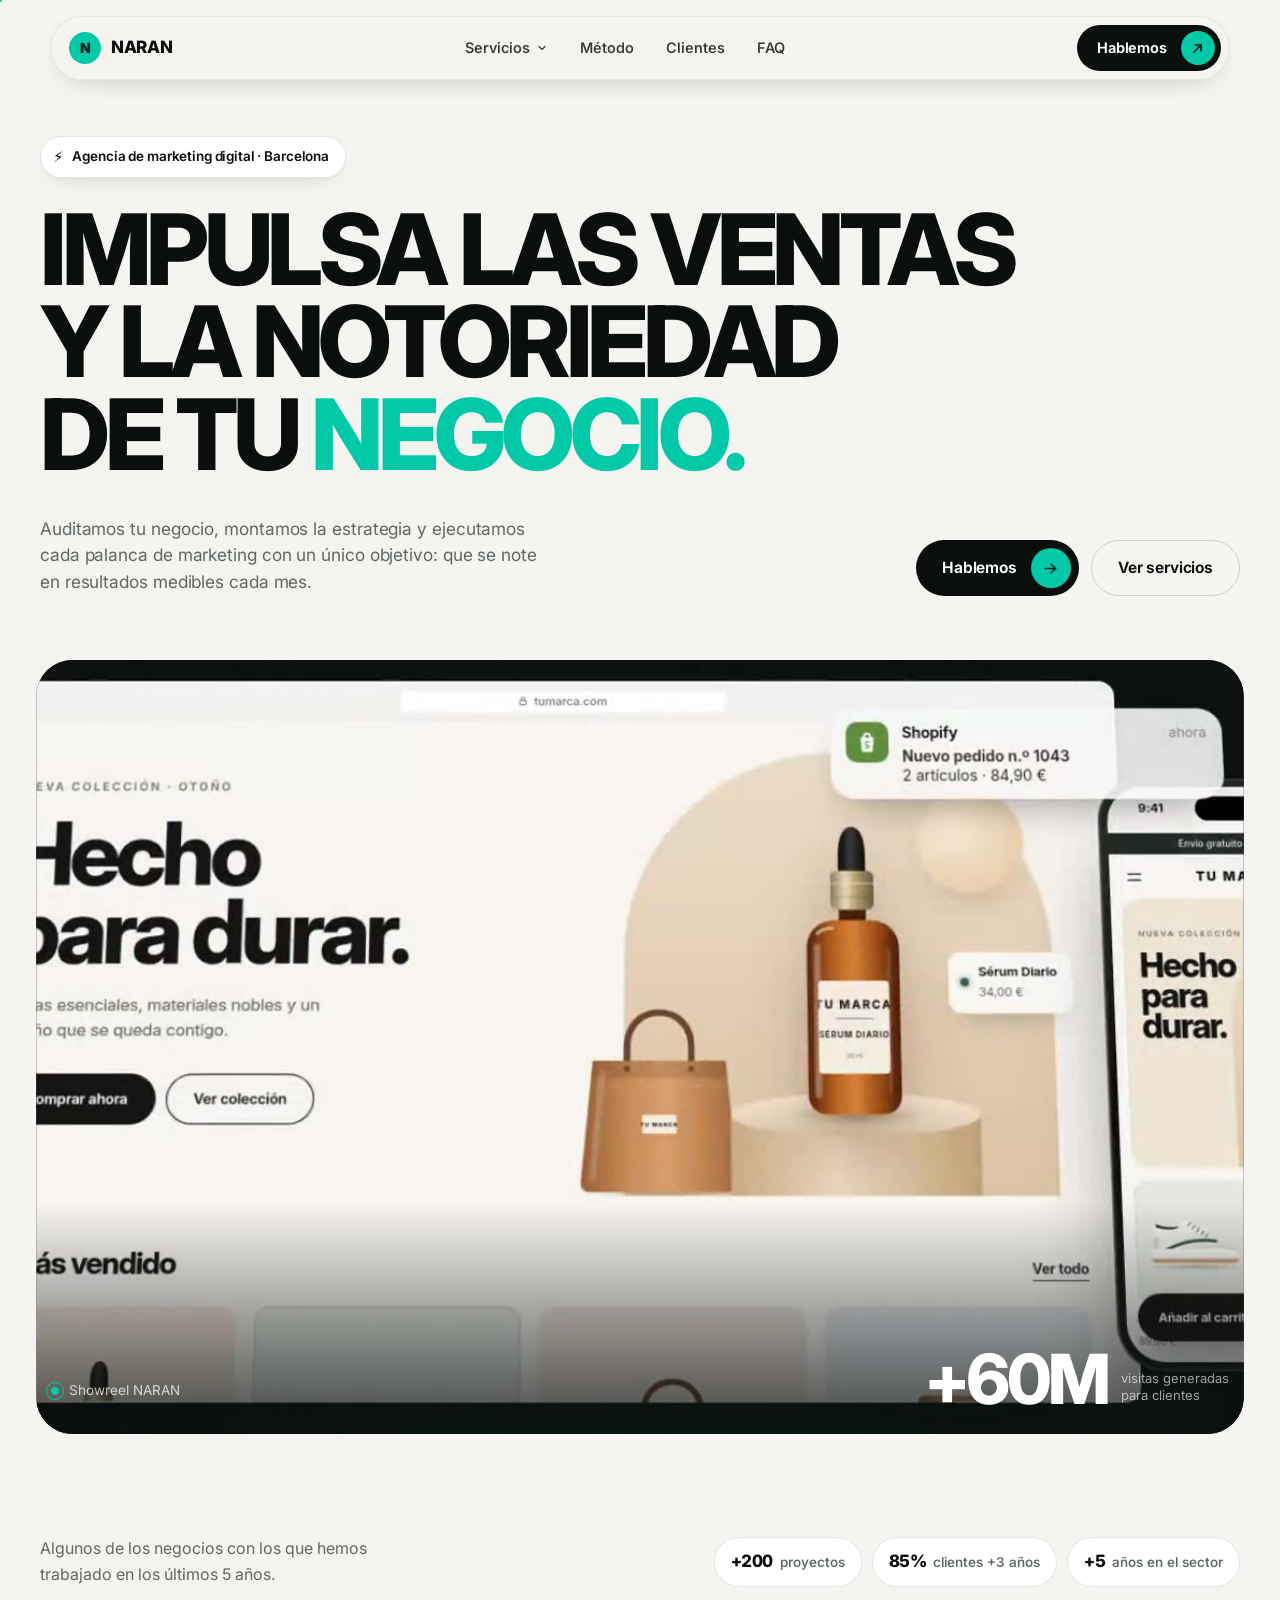
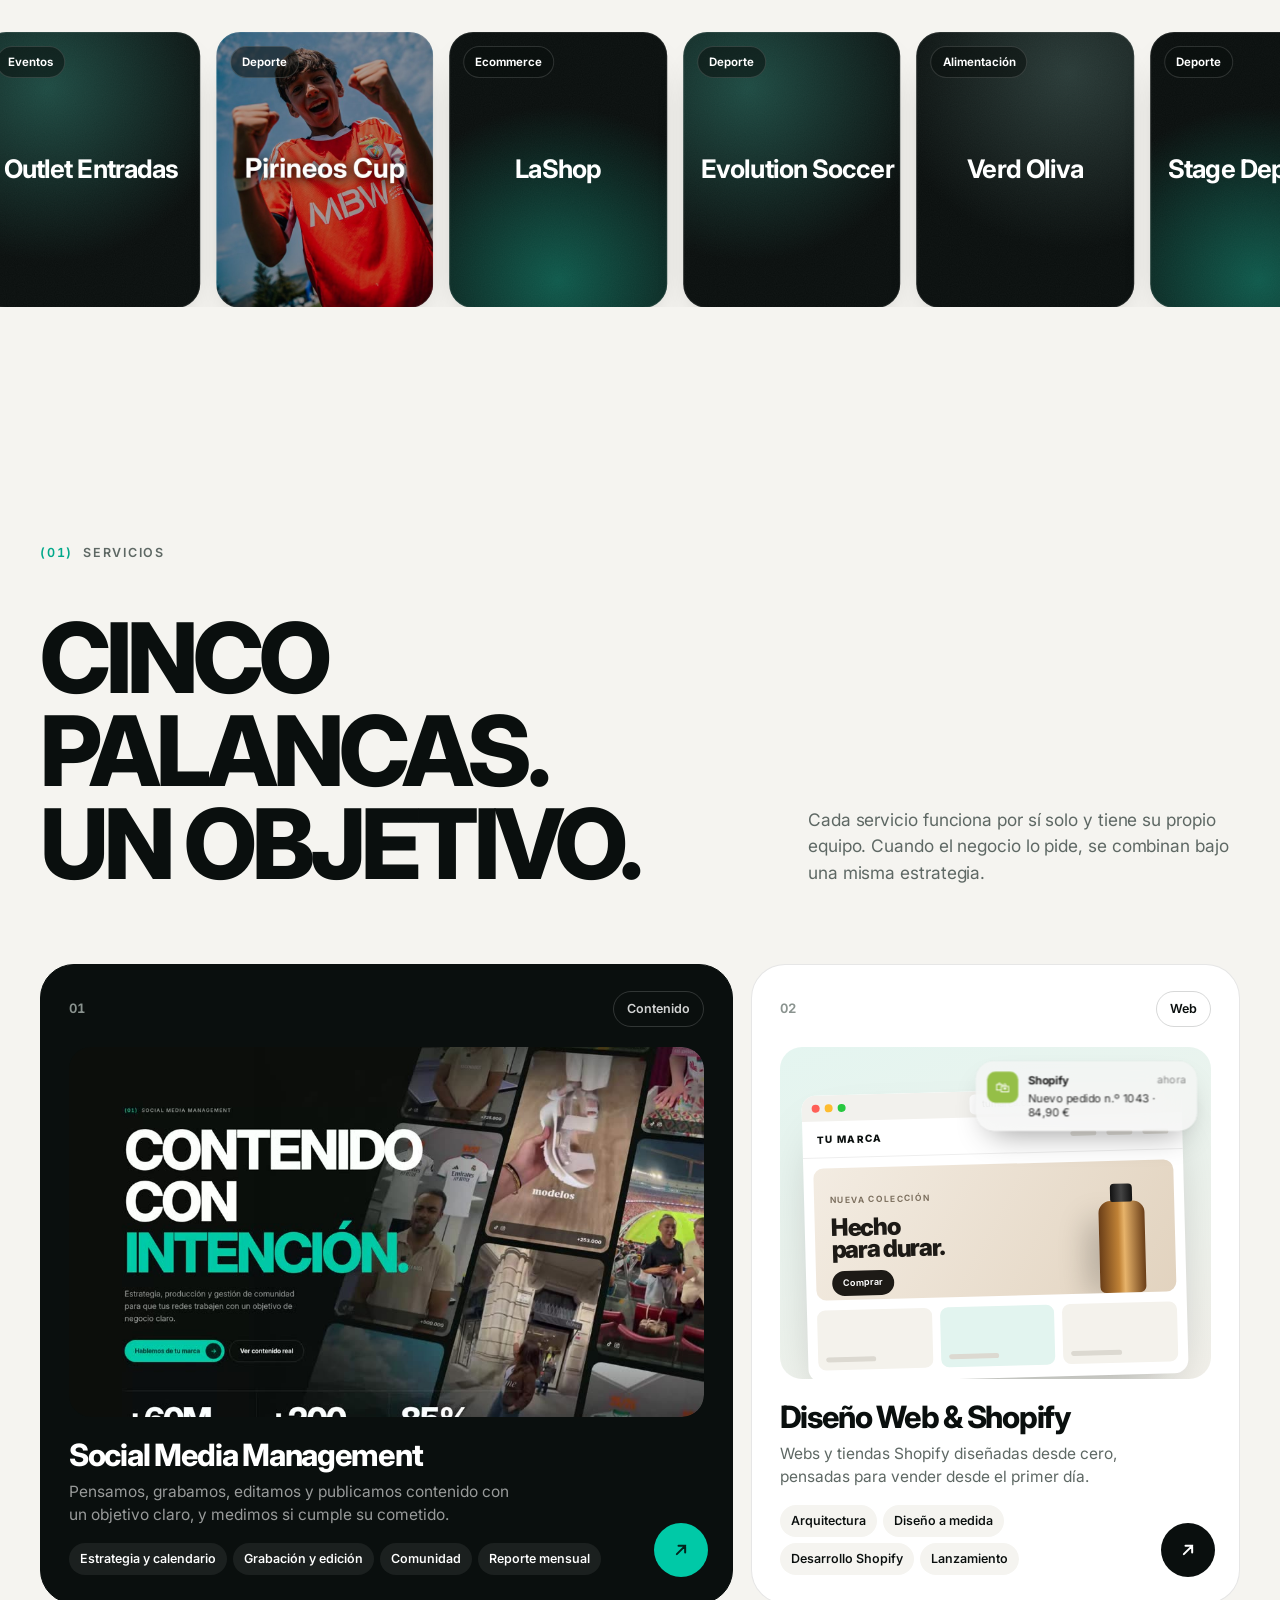
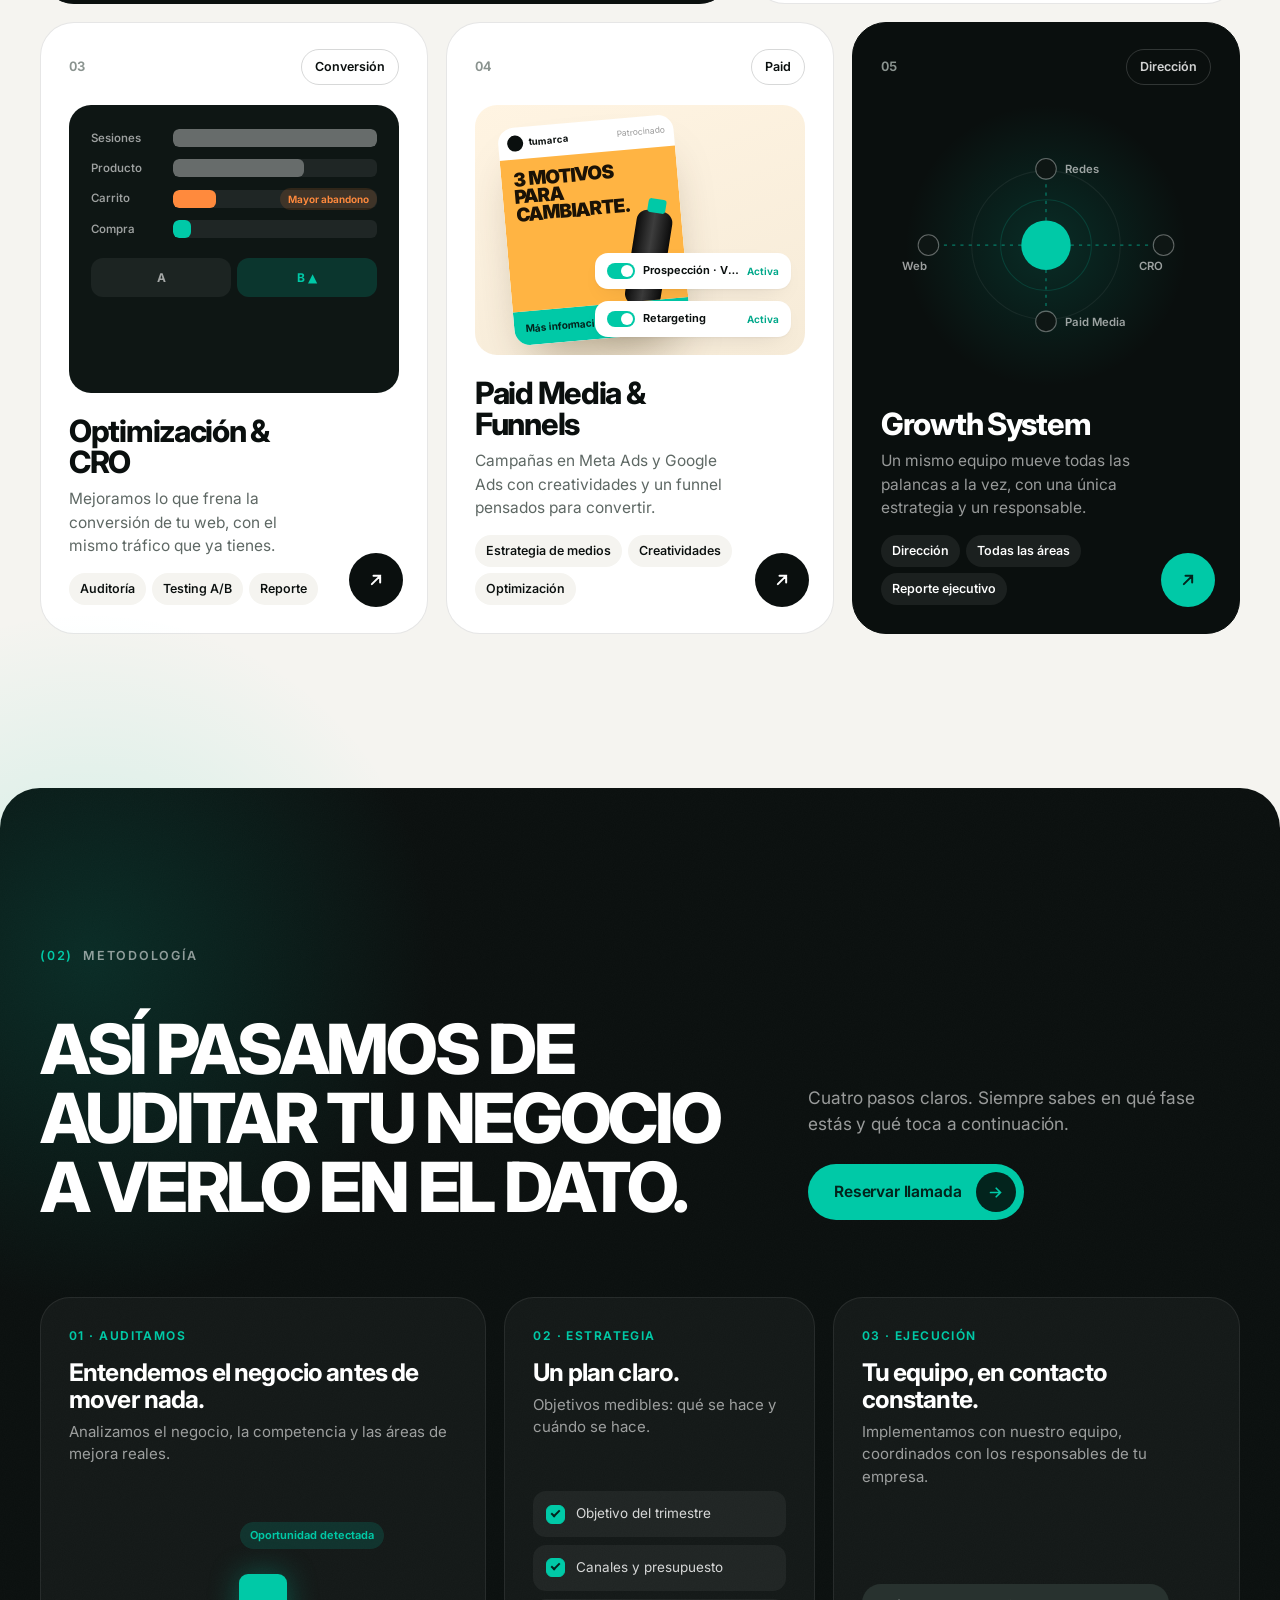
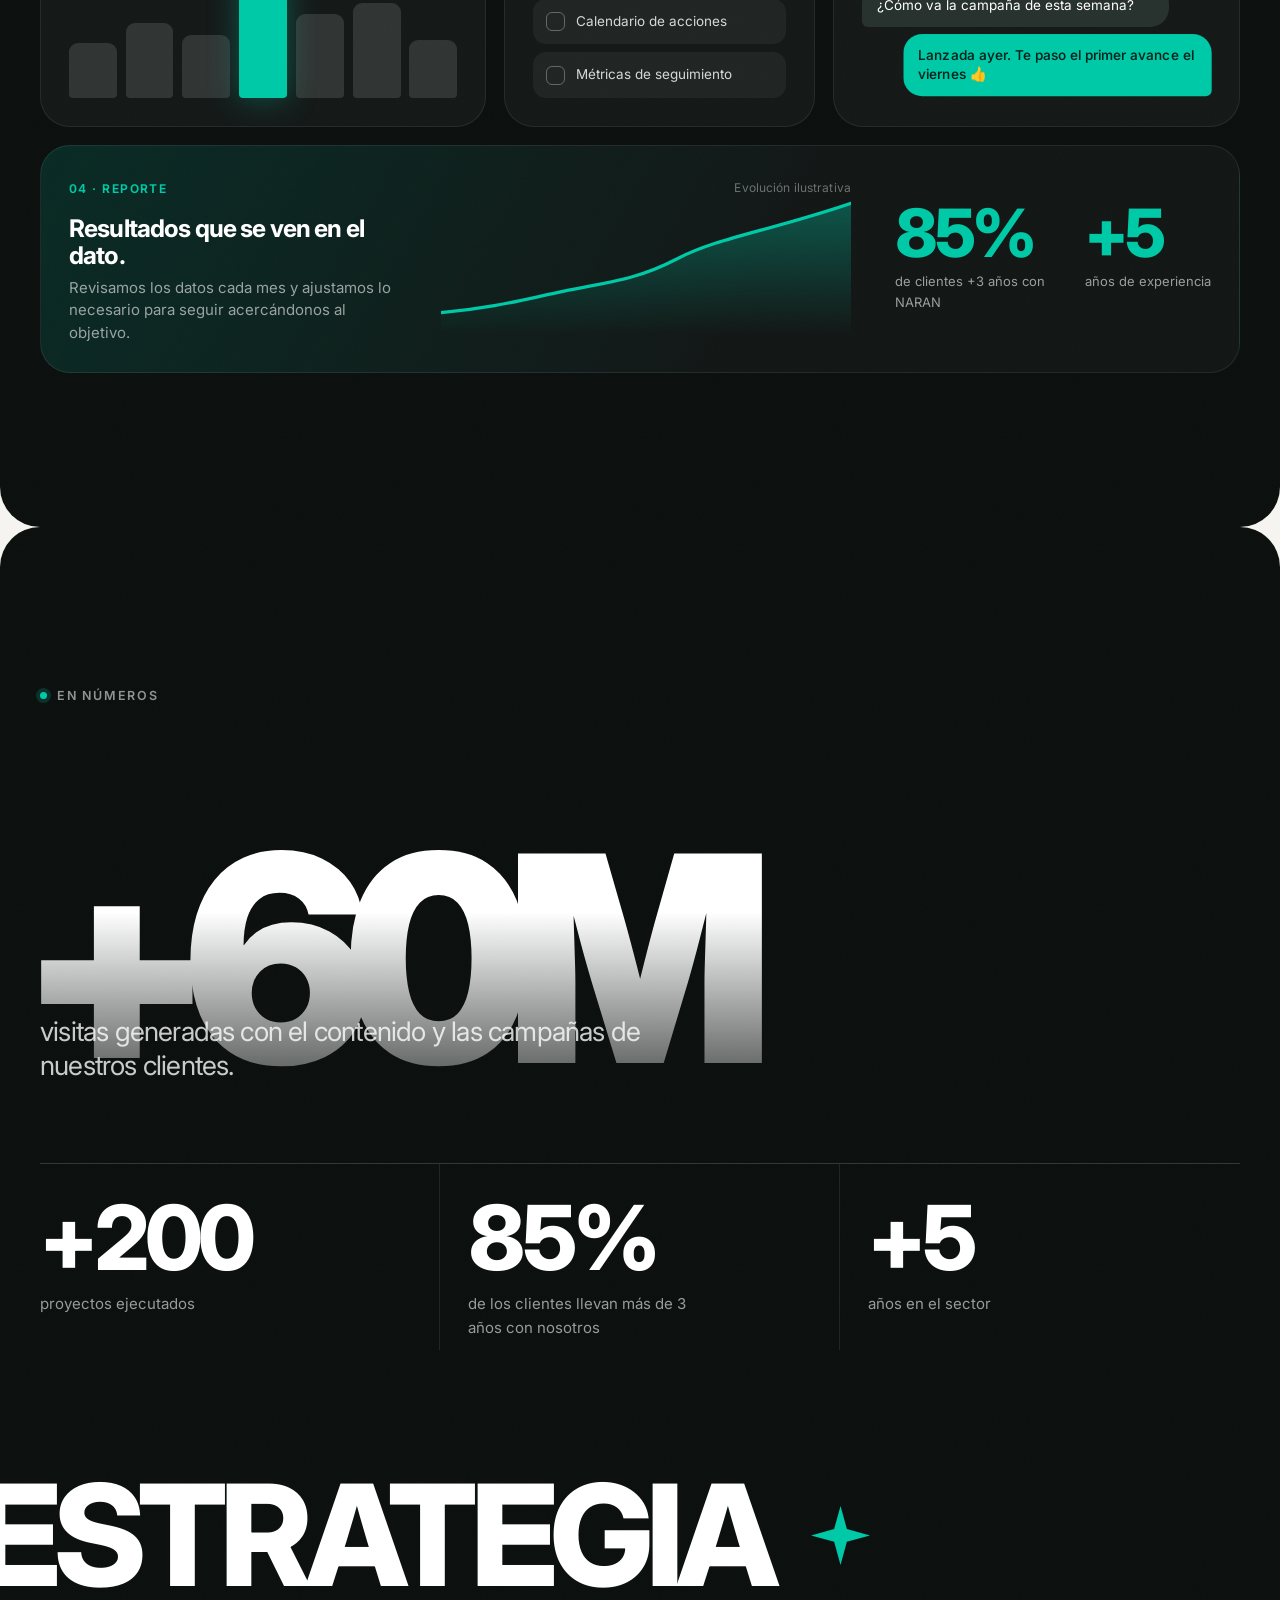
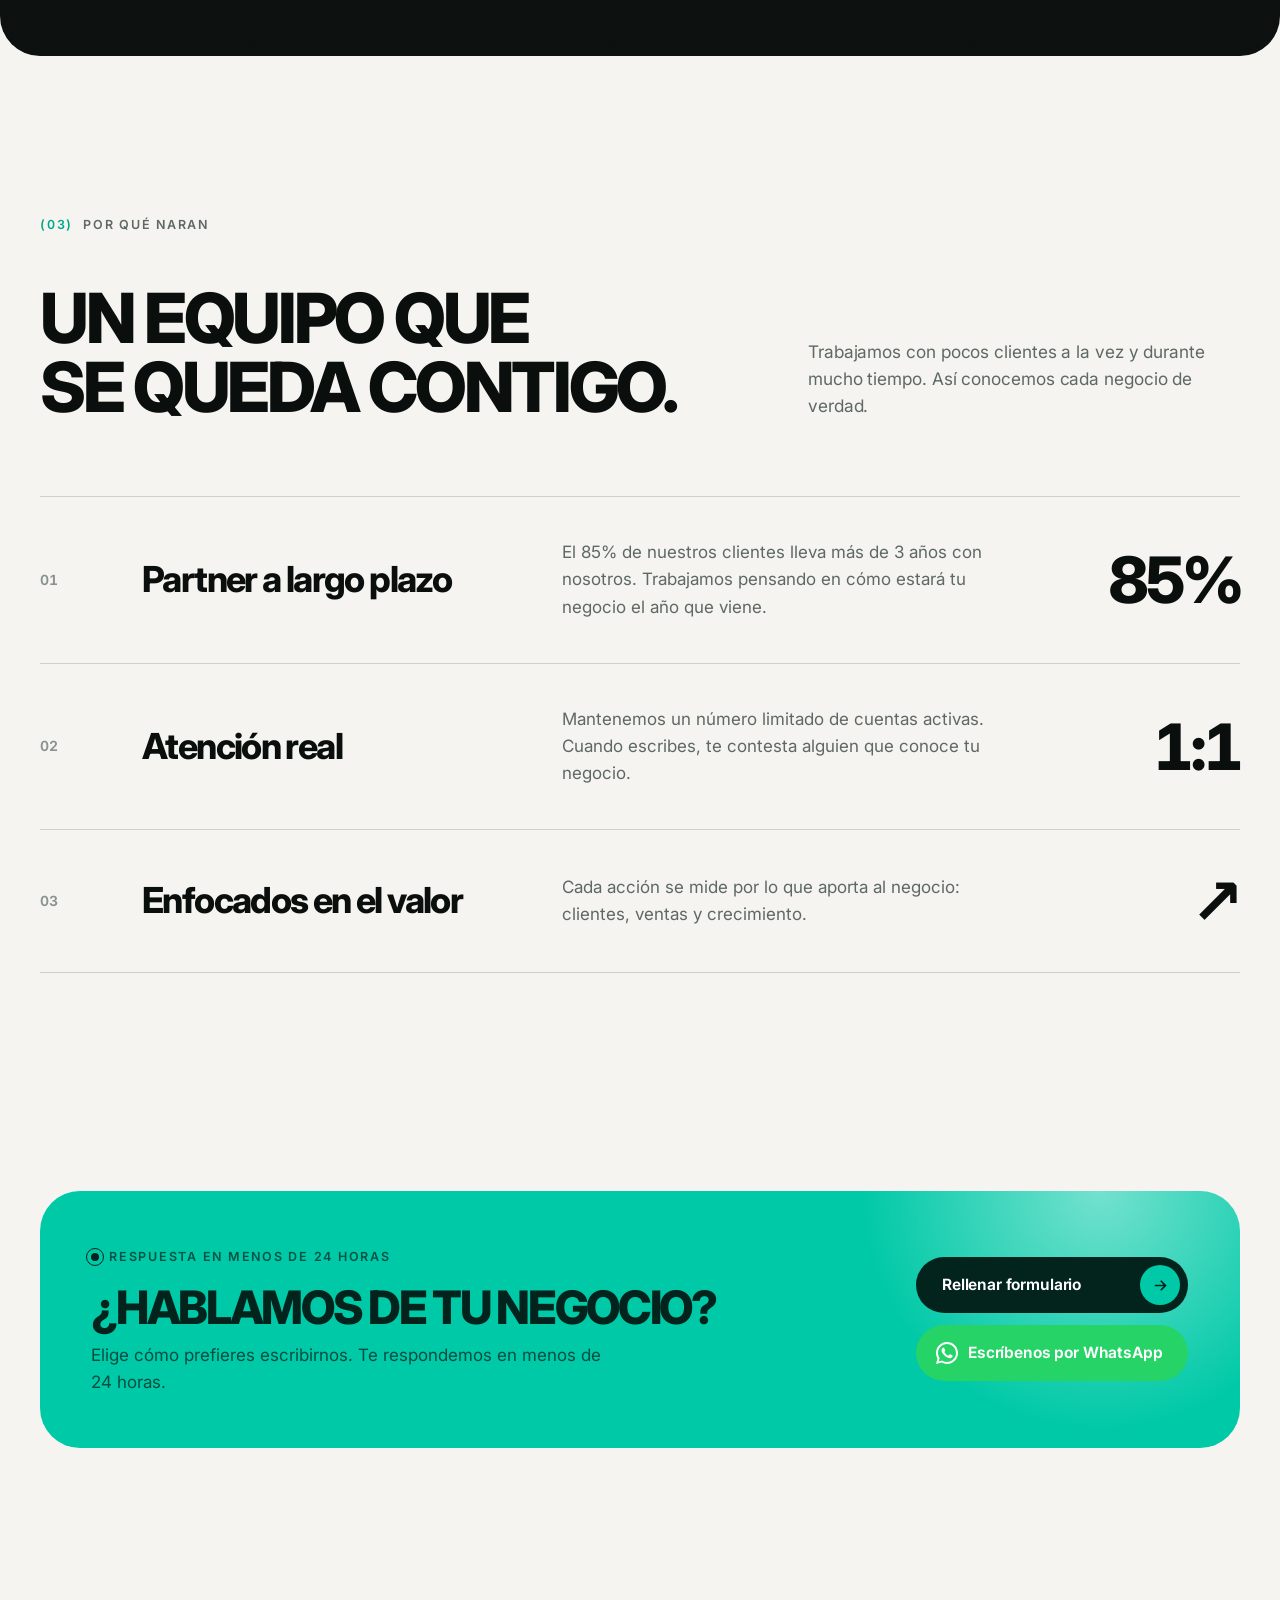
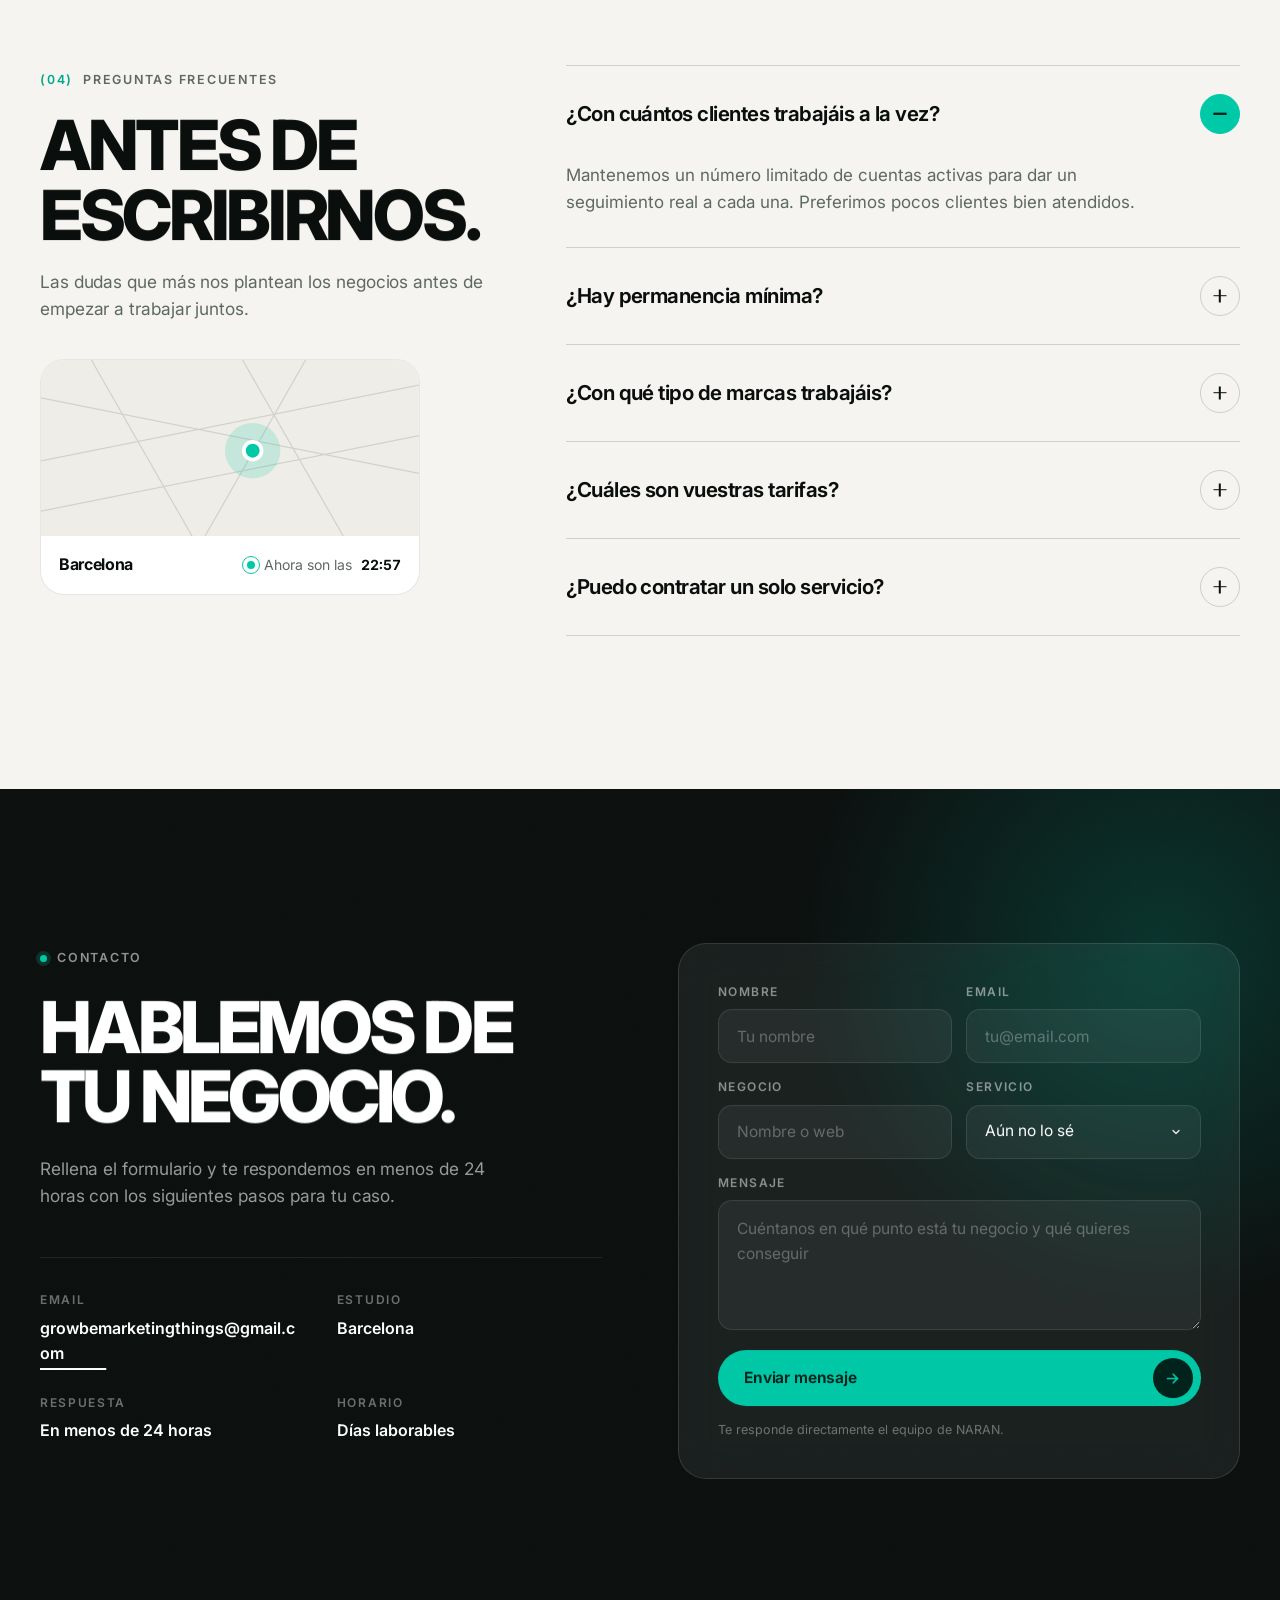
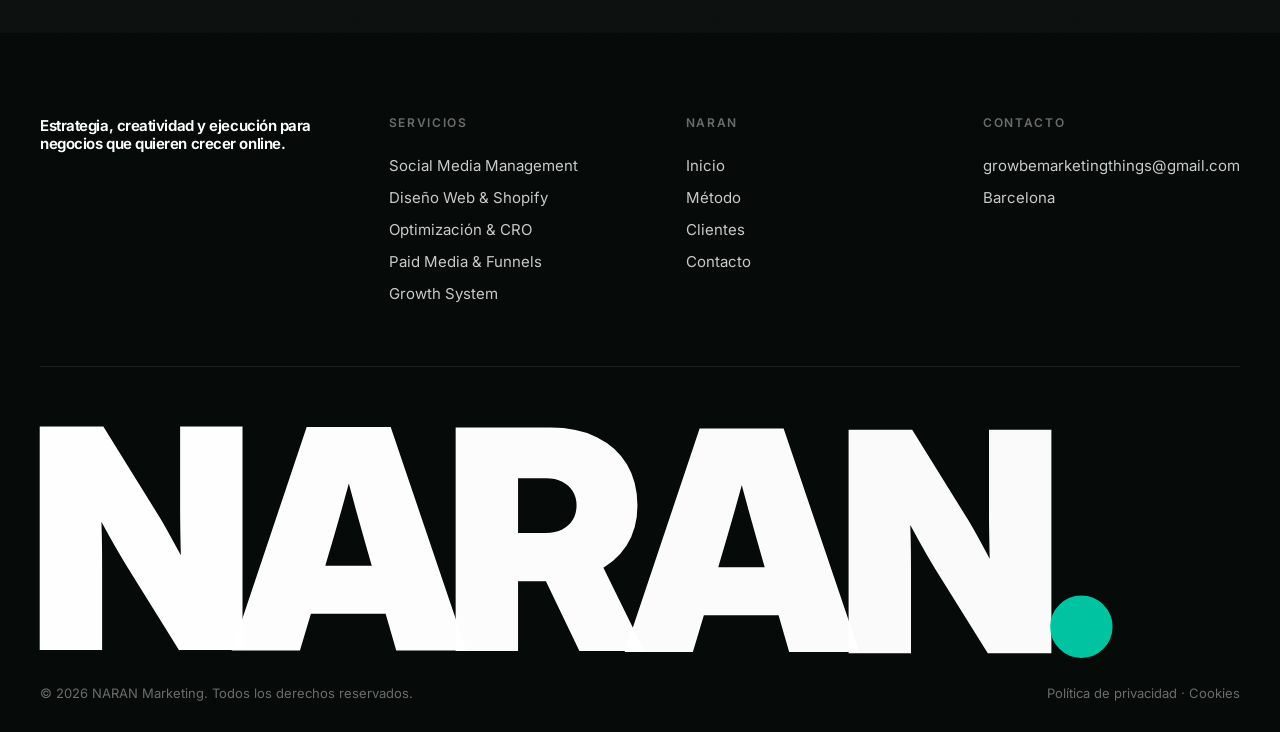
<file: index.html>
<!DOCTYPE html>
<html lang="es" data-wa="">
<head>
<meta charset="UTF-8">
<meta name="viewport" content="width=device-width, initial-scale=1.0">
<title>NARAN Marketing | Agencia de marketing digital en Barcelona</title>
<meta name="description" content="Agencia de marketing digital en Barcelona. Redes sociales, diseño web y Shopify, CRO, paid media y Growth System. +200 proyectos y +60M de visitas generadas para clientes.">
<meta name="robots" content="index,follow">
<meta property="og:type" content="website">
<meta property="og:locale" content="es_ES">
<meta property="og:site_name" content="NARAN Marketing">
<meta property="og:title" content="NARAN Marketing | Agencia de marketing digital en Barcelona">
<meta property="og:description" content="Agencia de marketing digital en Barcelona. Redes sociales, diseño web y Shopify, CRO, paid media y Growth System. +200 proyectos y +60M de visitas generadas para clientes.">
<meta name="twitter:card" content="summary_large_image">
<script>
  window.op=window.op||function(){var n=[];return new Proxy(function(){arguments.length&&n.push([].slice.call(arguments))},{get:function(t,r){return"q"===r?n:function(){n.push([r].concat([].slice.call(arguments)))}} ,has:function(t,r){return"q"===r}}) }();
  window.op('init', {
    clientId: '9a602c1d-88fe-4890-8d77-09cd3c6606c5',
    trackScreenViews: true,
    trackOutgoingLinks: true,
    trackAttributes: true,
  });
</script>
<script src="https://openpanel.dev/op1.js" defer async></script>
<link rel="canonical" href="https://naranagency.com/">
<meta property="og:url" content="https://naranagency.com/">
<meta property="og:image" content="https://naranagency.com/assets/video/naran-reel-poster.jpg">
<meta property="og:image:width" content="1280">
<meta property="og:image:height" content="720">
<meta name="theme-color" content="#0A0F0E">
<link rel="preload" href="assets/fonts/inter-latin-opsz-normal.woff2" as="font" type="font/woff2" crossorigin>
<link rel="stylesheet" href="assets/css/naran.css">
<link rel="icon" href="data:image/svg+xml,%3Csvg xmlns='http://www.w3.org/2000/svg' viewBox='0 0 64 64'%3E%3Ccircle cx='32' cy='32' r='32' fill='%2300C9A7'/%3E%3Ctext x='32' y='43' font-family='Arial' font-weight='900' font-size='32' text-anchor='middle' fill='%2303241D'%3EN%3C/text%3E%3C/svg%3E">
<style>
/* ===== HOME ===== */

/* HERO */
.h-hero{position:relative;padding:136px 0 0;}
.h-chip{display:inline-flex;align-items:center;gap:9px;padding:9px 16px 9px 12px;border-radius:999px;background:#fff;border:1px solid var(--line);font-size:13.5px;font-weight:600;letter-spacing:-.01em;box-shadow:var(--shadow-1);}
.h-chip .em{font-size:15px;line-height:1;}
.h-title{margin:30px 0 0;font-size:clamp(46px,7.7vw,130px);}
.h-acc{color:var(--accent);}
.h-sub{display:flex;justify-content:space-between;align-items:flex-end;gap:40px;margin-top:38px;flex-wrap:wrap;}
.h-sub .lead{max-width:520px;}
.h-reel-wrap{margin-top:clamp(44px,5vw,64px);}
.h-reel{position:relative;height:min(86vh,840px);min-height:520px;overflow:hidden;display:flex;align-items:center;justify-content:center;background:var(--ink);clip-path:inset(0 var(--gut) 0 var(--gut) round 40px);will-change:clip-path;}
.h-reel-glow{position:absolute;width:1000px;height:640px;left:50%;top:52%;transform:translate(-50%,-50%);background:radial-gradient(closest-side,rgba(0,201,167,.34),rgba(0,201,167,0));pointer-events:none;}
.h-reel-row{position:relative;z-index:2;display:flex;align-items:center;gap:22px;height:76%;}
.sr-tile{position:relative;height:100%;aspect-ratio:9/16;border-radius:24px;overflow:hidden;background:#121a18;box-shadow:0 40px 80px -30px rgba(0,0,0,.85);flex-shrink:0;}
.sr-tile.o1{height:84%;}
.sr-tile.o2{height:66%;opacity:.7;}
.sr-tile video{width:100%;height:100%;object-fit:cover;}
.sr-v{position:absolute;left:10px;right:10px;bottom:10px;display:flex;justify-content:space-between;align-items:center;padding:8px 11px;border-radius:13px;background:rgba(10,15,14,.5);backdrop-filter:blur(12px);-webkit-backdrop-filter:blur(12px);color:#fff;font-size:12.5px;font-weight:700;letter-spacing:-.01em;}
.pi{display:inline-flex;gap:5px;align-items:center;}
.pi svg{width:14px;height:14px;}
.h-reel-cap{position:absolute;left:clamp(28px,4vw,56px);bottom:32px;z-index:3;display:flex;align-items:center;gap:10px;font-size:13.5px;color:rgba(255,255,255,.75);}
.h-reel-stat{position:absolute;right:clamp(28px,4vw,56px);bottom:26px;z-index:3;display:flex;align-items:flex-end;gap:14px;color:#fff;}
.h-reel-stat b{font-size:clamp(44px,5.4vw,86px);font-weight:800;letter-spacing:-.06em;line-height:.82;font-feature-settings:'tnum';}
.h-reel-stat > span{font-size:13px;color:rgba(255,255,255,.62);line-height:1.3;padding-bottom:4px;}
@media (max-width:900px){
  .h-reel{height:72svh;min-height:460px;clip-path:inset(0 12px 0 12px round 28px);}
  .sr-tile.o2{display:none;}
  .h-reel-row{gap:12px;height:62%;}
  .h-reel-cap{display:none;}
  .h-reel-stat{left:24px;right:auto;}
}

/* CLIENTS */
.h-clients{padding:clamp(70px,8vw,110px) 0 clamp(50px,6vw,80px);}
.h-clients-head{display:flex;justify-content:space-between;align-items:center;gap:30px;flex-wrap:wrap;margin-bottom:44px;}
.h-clients-head p{font-size:16px;color:var(--muted);max-width:360px;}
.h-mini-stats{display:flex;gap:10px;flex-wrap:wrap;}
.h-mini-stats span{display:inline-flex;align-items:baseline;gap:7px;padding:10px 16px;border-radius:999px;background:#fff;border:1px solid var(--line);font-size:13.5px;color:var(--muted);font-weight:550;}
.h-mini-stats b{font-size:17px;color:var(--ink);font-weight:800;letter-spacing:-.03em;font-feature-settings:'tnum';}
.h-cl-mq .mq-track{align-items:center;}
.cl{display:inline-flex;align-items:baseline;gap:14px;white-space:nowrap;}
.cl b{font-size:clamp(34px,4.6vw,68px);font-weight:800;letter-spacing:-.055em;line-height:1;color:var(--ink);}
.cl i{font-style:normal;font-size:12px;font-weight:650;letter-spacing:.12em;text-transform:uppercase;color:var(--muted-2);}
.cl-sep{display:inline-flex;margin:0 clamp(26px,3vw,46px);}
.cl-sep .star{width:26px;height:26px;color:var(--accent);}

/* SERVICES BENTO */
.bento{display:grid;grid-template-columns:repeat(12,1fr);gap:18px;}
.sv{position:relative;grid-column:span 4;min-height:580px;border-radius:34px;background:var(--card);border:1px solid var(--line);padding:26px 28px 28px;display:flex;flex-direction:column;overflow:hidden;isolation:isolate;transition:box-shadow .7s var(--ease-out),border-color .5s;}
.sv:hover{box-shadow:var(--shadow-2);border-color:transparent;}
.sv.dark{background:var(--ink);border-color:var(--ink);color:#fff;}
.sv-smm{grid-column:span 7;min-height:640px;}
.sv-web{grid-column:span 5;min-height:640px;}
.sv-top{display:flex;justify-content:space-between;align-items:center;}
.sv-n{font-size:13px;font-weight:650;color:var(--muted-2);font-feature-settings:'tnum';}
.sv-tag{padding:7px 13px;border-radius:999px;border:1px solid var(--line-2);font-size:12.5px;font-weight:600;}
.sv.dark .sv-tag{border-color:rgba(255,255,255,.16);color:rgba(255,255,255,.82);}
.sv-vis{position:relative;flex:1;margin:20px 0 22px;border-radius:22px;min-height:250px;overflow:hidden;display:grid;place-items:center;}
.sv-txt{padding-right:70px;}
.sv-txt h3{font-size:clamp(26px,2.4vw,36px);letter-spacing:-.042em;font-weight:760;line-height:1.02;}
.sv-txt p{color:var(--muted);margin-top:10px;max-width:440px;font-size:15.5px;line-height:1.5;}
.sv.dark .sv-txt p{color:var(--muted-d);}
.sv-txt ul{display:flex;flex-wrap:wrap;gap:6px;margin-top:16px;list-style:none;}
.sv-txt li{font-size:12.5px;padding:6px 11px;border-radius:999px;background:var(--paper);font-weight:560;}
.sv.dark .sv-txt li{background:rgba(255,255,255,.07);}
.sv-go{position:absolute;right:24px;bottom:26px;width:54px;height:54px;border-radius:50%;background:var(--ink);color:#fff;display:grid;place-items:center;transition:transform .6s var(--ease-out),background-color .4s,color .4s;}
.sv-go svg{width:20px;height:20px;}
.sv.dark .sv-go{background:var(--accent);color:var(--accent-ink);}
.sv:hover .sv-go{transform:rotate(45deg) scale(1.06);background:var(--accent);color:var(--accent-ink);}

/* smm fan */
.vis-smm{background:radial-gradient(circle at 50% 60%,rgba(0,201,167,.25),rgba(0,201,167,0) 60%);}
.fan{position:relative;width:100%;height:100%;min-height:320px;}
.fan img{position:absolute;left:50%;top:50%;width:clamp(120px,11vw,160px);aspect-ratio:9/16;object-fit:cover;border-radius:18px;box-shadow:0 30px 50px -20px rgba(0,0,0,.8);transition:transform .9s var(--ease-out);}
.fan img:nth-child(1){transform:translate(-50%,-50%) translateX(-190%) rotate(-14deg) scale(.82);}
.fan img:nth-child(2){transform:translate(-50%,-50%) translateX(-98%) rotate(-7deg) scale(.92);}
.fan img:nth-child(3){transform:translate(-50%,-50%);z-index:3;}
.fan img:nth-child(4){transform:translate(-50%,-50%) translateX(98%) rotate(7deg) scale(.92);z-index:2;}
.fan img:nth-child(5){transform:translate(-50%,-50%) translateX(190%) rotate(14deg) scale(.82);}
.fan img:nth-child(2),.fan img:nth-child(4){z-index:2;}
.sv-smm:hover .fan img:nth-child(1){transform:translate(-50%,-50%) translateX(-215%) rotate(-18deg) scale(.82);}
.sv-smm:hover .fan img:nth-child(2){transform:translate(-50%,-50%) translateX(-112%) rotate(-9deg) scale(.94);}
.sv-smm:hover .fan img:nth-child(3){transform:translate(-50%,-54%) scale(1.04);}
.sv-smm:hover .fan img:nth-child(4){transform:translate(-50%,-50%) translateX(112%) rotate(9deg) scale(.94);}
.sv-smm:hover .fan img:nth-child(5){transform:translate(-50%,-50%) translateX(215%) rotate(18deg) scale(.82);}
.fan-chip{position:absolute;left:50%;bottom:6px;transform:translateX(-50%);z-index:4;display:inline-flex;align-items:center;gap:8px;padding:9px 14px;border-radius:999px;font-size:13px;font-weight:700;color:#fff;white-space:nowrap;}

/* web mini store */
.vis-web{background:linear-gradient(160deg,#E4F5F0,#F3F1EB);}
.mw{width:88%;border-radius:14px;background:#fff;box-shadow:0 30px 60px -25px rgba(10,15,14,.35);overflow:hidden;transform:translateY(22px) rotate(-1.5deg);transition:transform .9s var(--ease-out);}
.sv-web:hover .mw{transform:translateY(10px) rotate(0);}
.mw-bar{height:26px;background:#F2F1ED;display:flex;align-items:center;gap:5px;padding:0 10px;}
.mw-bar i{width:8px;height:8px;border-radius:50%;background:#FF5F57;display:block;}
.mw-bar i:nth-child(2){background:#FEBC2E;}.mw-bar i:nth-child(3){background:#28C840;}
.mw-bar span{margin:0 auto;font-size:9.5px;color:#888;background:#fff;padding:2px 12px;border-radius:5px;}
.mw-nav{display:flex;align-items:center;gap:10px;padding:10px 14px;border-bottom:1px solid #eee;}
.mw-nav b{font-size:10px;letter-spacing:.14em;font-weight:800;}
.mw-nav span{width:26px;height:5px;border-radius:3px;background:#E5E3DD;}
.mw-nav span:nth-of-type(1){margin-left:auto;}
.mw-hero{position:relative;margin:10px;height:132px;border-radius:10px;background:linear-gradient(120deg,#F3ECE2,#E2D3BF);padding:16px;overflow:hidden;}
.mw-hero em{font-style:normal;font-size:8.5px;letter-spacing:.16em;text-transform:uppercase;color:#7a6d5c;font-weight:650;}
.mw-hero b{display:block;font-size:24px;line-height:.92;letter-spacing:-.055em;color:#1d1a16;margin-top:6px;font-weight:850;}
.mw-btn{display:inline-block;margin-top:10px;font-size:9px;background:#1d1a16;color:#fff;padding:5px 11px;border-radius:999px;font-weight:650;}
.mw-prod{position:absolute;right:30px;bottom:0;width:46px;height:92px;border-radius:12px 12px 6px 6px;background:linear-gradient(90deg,#6a3e18,#c08236 42%,#e7b36a 55%,#6a3e18);box-shadow:-20px 10px 30px -10px rgba(0,0,0,.25);}
.mw-prod::before{content:'';position:absolute;top:-17px;left:12px;width:22px;height:18px;border-radius:4px 4px 2px 2px;background:linear-gradient(90deg,#111,#444,#111);}
.mw-grid{display:grid;grid-template-columns:repeat(3,1fr);gap:8px;padding:0 10px 12px;}
.mw-grid i{display:block;height:60px;border-radius:8px;background:#F4F2EC;position:relative;}
.mw-grid i:nth-child(2){background:#E2F4EF;}
.mw-grid s{position:absolute;left:8px;bottom:8px;width:44%;height:5px;background:#DCD9D1;border-radius:3px;}
.mw-notif{position:absolute;top:14px;right:14px;width:270px;transform:scale(.82) translateY(-14px);transform-origin:top right;opacity:0;transition:opacity .6s,transform .8s var(--ease-out);}
.sv-web:hover .mw-notif,.sv-web.notif-on .mw-notif{opacity:1;transform:scale(.82) translateY(0);}

/* cro */
.vis-cro{display:block;background:#0E1614;padding:24px 22px;place-items:initial;}
.fb{position:relative;display:grid;grid-template-columns:72px 1fr;align-items:center;gap:10px;font-size:11.5px;color:rgba(255,255,255,.6);margin-bottom:12px;font-weight:550;}
.fb i{height:18px;border-radius:6px;background:rgba(255,255,255,.07);position:relative;overflow:hidden;}
.fb i::after{content:'';position:absolute;left:0;top:0;bottom:0;width:var(--w);background:rgba(255,255,255,.32);border-radius:6px;transform-origin:left;transition:transform 1.2s var(--ease-out);}
.fb.warn i::after{background:#FF8A3D;}
.fb.ok i::after{background:var(--accent);}
.fb em{position:absolute;right:0;top:-1px;font-style:normal;font-size:10px;font-weight:650;color:#FF8A3D;background:rgba(255,138,61,.14);padding:3px 8px;border-radius:999px;}
.ab{display:flex;gap:6px;margin-top:20px;}
.ab span{flex:1;text-align:center;padding:10px;border-radius:12px;background:rgba(255,255,255,.06);color:rgba(255,255,255,.6);font-size:12px;font-weight:700;}
.ab .b{background:rgba(0,201,167,.18);color:var(--accent);}

/* paid */
.vis-paid{background:linear-gradient(160deg,#FFF4E2,#F6EBD8);}
.ad{position:relative;width:176px;background:#fff;border-radius:16px;box-shadow:0 30px 50px -20px rgba(60,40,0,.4);overflow:hidden;transform:translateX(-46px) rotate(-5deg);transition:transform .9s var(--ease-out);}
.sv-paid:hover .ad{transform:translateX(-46px) rotate(-1deg) translateY(-6px);}
.ad-h{display:flex;align-items:center;gap:6px;padding:8px 9px;font-size:9.5px;}
.ad-h i{width:16px;height:16px;border-radius:50%;background:var(--ink);}
.ad-h span{margin-left:auto;color:#999;font-size:8.5px;}
.ad-img{position:relative;height:152px;background:#FFB443;padding:12px;overflow:hidden;}
.ad-img b{font-size:19px;line-height:.92;letter-spacing:-.05em;font-weight:900;color:#1a1206;text-transform:uppercase;display:block;}
.ad-bottle{position:absolute;right:18px;bottom:-6px;width:36px;height:96px;border-radius:11px;background:linear-gradient(90deg,#0b0b0b,#3d3d3d 48%,#0b0b0b);transform:rotate(14deg);}
.ad-bottle::before{content:'';position:absolute;top:-12px;left:9px;width:18px;height:14px;border-radius:3px;background:var(--accent);}
.ad-cta{display:flex;justify-content:space-between;padding:9px 11px;font-size:10px;font-weight:700;background:var(--accent);color:var(--accent-ink);}
.adrow{position:absolute;right:14px;display:flex;align-items:center;gap:8px;padding:9px 12px;border-radius:13px;background:#fff;box-shadow:var(--shadow-1);font-size:11px;width:196px;}
.adrow:nth-of-type(2){bottom:66px;}
.adrow:nth-of-type(3){bottom:18px;}
.adrow b{font-weight:650;flex:1;white-space:nowrap;overflow:hidden;text-overflow:ellipsis;}
.adrow em{font-style:normal;color:var(--accent-deep);font-size:10px;font-weight:650;}
.tg{width:28px;height:16px;border-radius:999px;background:var(--accent);position:relative;flex-shrink:0;}
.tg i{position:absolute;right:2px;top:2px;width:12px;height:12px;border-radius:50%;background:#fff;}

/* growth */
.vis-growth{background:radial-gradient(circle at 50% 50%,rgba(0,201,167,.16),rgba(0,201,167,0) 65%);}
.vis-growth svg{width:100%;max-width:400px;}
.vis-growth .gl{animation:dashFlow 1.6s linear infinite;}
@keyframes dashFlow{to{stroke-dashoffset:-16;}}
.vis-growth .gcore{transform-origin:160px 100px;animation:corePulse 3s ease-in-out infinite;}
@keyframes corePulse{0%,100%{transform:scale(1);}50%{transform:scale(1.12);}}

@media (max-width:1100px){.sv,.sv-smm,.sv-web{grid-column:span 6;}.sv-growth{grid-column:span 12;}}
@media (max-width:760px){.sv,.sv-smm,.sv-web,.sv-growth{grid-column:span 12;min-height:0;}.sv-vis{min-height:280px;}.fan img{width:110px;}}

/* METHOD */
.m-side{justify-self:end;max-width:440px;display:flex;flex-direction:column;gap:26px;align-items:flex-start;}
.h-method .m-side .lead{color:var(--muted-d);}
.mb{display:grid;grid-template-columns:1.15fr .8fr 1.05fr;gap:18px;}
.mb-c{position:relative;border-radius:30px;padding:28px;background:rgba(255,255,255,.04);border:1px solid rgba(255,255,255,.08);display:flex;flex-direction:column;min-height:430px;overflow:hidden;}
.mb-k{font-size:12px;letter-spacing:.12em;text-transform:uppercase;color:var(--accent);font-weight:650;}
.mb-c h3{font-size:clamp(22px,1.9vw,27px);letter-spacing:-.035em;line-height:1.1;margin:14px 0 8px;font-weight:720;}
.mb-c p{color:var(--muted-d);font-size:15px;line-height:1.5;}
.mb-vis{margin-top:auto;padding-top:26px;}
.bars{position:relative;display:flex;align-items:flex-end;gap:9px;height:170px;}
.bars i{flex:1;height:var(--h);border-radius:9px 9px 4px 4px;background:rgba(255,255,255,.12);transform-origin:bottom;}
.bars i.hi{background:var(--accent);box-shadow:0 0 30px rgba(0,201,167,.35);}
.bars-tag{position:absolute;top:-6px;left:44%;font-size:11px;padding:5px 10px;border-radius:999px;background:rgba(0,201,167,.16);color:var(--accent);font-weight:650;white-space:nowrap;}
.pl{display:flex;align-items:center;gap:11px;padding:12px 13px;border-radius:13px;background:rgba(255,255,255,.05);font-size:13.5px;margin-top:8px;color:rgba(255,255,255,.82);}
.ck{width:19px;height:19px;border-radius:6px;border:1.5px solid rgba(255,255,255,.3);position:relative;flex-shrink:0;transition:background-color .4s,border-color .4s;}
.pl.done .ck{background:var(--accent);border-color:var(--accent);}
.pl.done .ck::after{content:'';position:absolute;left:5.5px;top:2px;width:5px;height:9px;border:solid var(--accent-ink);border-width:0 2px 2px 0;transform:rotate(45deg);}
.cb{max-width:88%;padding:12px 15px;border-radius:19px;font-size:13.5px;margin-top:9px;line-height:1.4;}
.cb.in{background:#28322F;border-bottom-left-radius:6px;}
.cb.out{background:var(--accent);color:var(--accent-ink);margin-left:auto;border-bottom-right-radius:6px;font-weight:550;}
.mb-4{grid-column:1/-1;min-height:0;display:grid;grid-template-columns:1fr 1.25fr auto;gap:44px;align-items:center;background:linear-gradient(120deg,rgba(0,201,167,.15),rgba(255,255,255,.03) 60%);}
.mb4-chart{position:relative;}
.mb4-chart svg{width:100%;height:150px;}
.mb4-chart .ui-caption{position:absolute;right:0;top:-6px;}
.mb-line{stroke-dasharray:640;stroke-dashoffset:640;}
.mb4-stats{display:flex;gap:40px;}
.mb4-stats b{display:block;font-size:clamp(50px,5.2vw,82px);font-weight:800;letter-spacing:-.065em;line-height:.85;color:var(--accent);font-feature-settings:'tnum';}
.mb4-stats span{font-size:13px;color:var(--muted-d);max-width:150px;display:block;margin-top:10px;}
@media (max-width:1000px){.mb{grid-template-columns:1fr;}.mb-c{min-height:0;}.mb-4{grid-template-columns:1fr;gap:26px;}}

/* CASES */
.h-cases{overflow:hidden;}
.accent-d{color:var(--accent-deep);}
.cases-outer{overflow:hidden;cursor:grab;padding:10px 0 4px;user-select:none;-webkit-user-select:none;touch-action:pan-y;}
.cases-outer.is-drag{cursor:grabbing;}
.cases-track{display:flex;gap:20px;width:max-content;will-change:transform;}
.case{position:relative;width:clamp(230px,21vw,300px);aspect-ratio:9/16;border-radius:26px;overflow:hidden;background:#121a18;flex-shrink:0;transform:translateZ(0);}
.case video{width:100%;height:100%;object-fit:cover;transition:transform 1.2s var(--ease-out);pointer-events:none;}
.case:hover video{transform:scale(1.05);}
.case-tag,.case-svc{position:absolute;top:14px;padding:7px 12px;border-radius:999px;background:rgba(10,15,14,.45);backdrop-filter:blur(12px);-webkit-backdrop-filter:blur(12px);color:#fff;font-size:12px;font-weight:650;border:1px solid rgba(255,255,255,.14);}
.case-tag{left:14px;}
.case-svc{right:14px;background:rgba(0,201,167,.85);color:var(--accent-ink);border-color:transparent;}
.case-shade{position:absolute;inset:auto 0 0 0;height:48%;background:linear-gradient(transparent,rgba(0,0,0,.82));pointer-events:none;}
.case-info{position:absolute;left:18px;right:18px;bottom:18px;display:flex;flex-direction:column;gap:8px;color:#fff;}
.case-pi{display:flex;gap:7px;align-items:center;}
.case-pi svg{width:16px;height:16px;}
.espn{font-size:10.5px;font-weight:900;background:#E4002B;color:#fff;padding:2px 7px;border-radius:4px;letter-spacing:.02em;font-style:italic;}
.case-v{font-size:14px;color:rgba(255,255,255,.72);}
.case-v b{display:block;font-size:34px;font-weight:800;letter-spacing:-.045em;color:#fff;line-height:1;margin-bottom:2px;}
.cases-foot{display:flex;justify-content:space-between;align-items:center;margin-top:36px;gap:30px;}
.cases-prog{flex:1;max-width:420px;height:2px;background:var(--line-2);border-radius:2px;overflow:hidden;}
.cases-prog i{display:block;height:100%;width:100%;background:var(--ink);transform-origin:left;transform:scaleX(.1);}
.cases-nav{display:flex;gap:10px;}
.cn{width:56px;height:56px;border-radius:50%;border:1px solid var(--line-2);display:grid;place-items:center;color:var(--ink);transition:background-color .35s,border-color .35s,color .35s;}
.cn svg{width:20px;height:20px;}
.cn:hover{background:var(--ink);border-color:var(--ink);color:#fff;}

/* BIG STATEMENT */
.h-big{position:relative;padding:clamp(100px,12vw,160px) 0 0;overflow:hidden;}
.big-n{font-size:clamp(120px,25vw,420px);font-weight:900;letter-spacing:-.085em;line-height:.8;margin:34px 0 18px -.05em;font-feature-settings:'tnum';background:linear-gradient(180deg,#fff 30%,rgba(255,255,255,.35));-webkit-background-clip:text;background-clip:text;color:transparent;}
.big-k{font-size:clamp(20px,2.1vw,32px);max-width:680px;letter-spacing:-.03em;line-height:1.25;color:rgba(255,255,255,.78);}
.big-stats{margin-top:80px;}
.big-mq{margin-top:clamp(80px,9vw,130px);padding-bottom:50px;color:#fff;}

/* WHY ROWS */
.why-rows{border-top:1px solid var(--line-2);}
.wr{display:grid;grid-template-columns:70px 1fr 1.2fr 180px;gap:32px;align-items:center;padding:42px 0;border-bottom:1px solid var(--line-2);transition:padding .6s var(--ease-out),background-color .5s;}
.wr:hover{padding-left:18px;padding-right:18px;background:#fff;}
.wr-n{font-size:14px;color:var(--muted-2);font-weight:650;font-feature-settings:'tnum';}
.wr h3{font-size:clamp(26px,2.8vw,42px);letter-spacing:-.045em;font-weight:760;line-height:1;}
.wr p{color:var(--muted);max-width:460px;}
.wr-big b{display:block;text-align:right;font-size:clamp(48px,5vw,84px);font-weight:800;letter-spacing:-.065em;line-height:.9;color:var(--ink);transition:color .4s;font-feature-settings:'tnum';}
.wr:hover .wr-big b{color:var(--accent-deep);}
@media (max-width:900px){.wr{grid-template-columns:1fr;gap:10px;}.wr-big b{text-align:left;}}

/* BARCELONA CARD */
.bcn-card{margin-top:36px;border-radius:24px;overflow:hidden;background:#fff;border:1px solid var(--line);max-width:380px;}
.bcn-map{background:#EFEDE7;}
.bcn-map svg{width:100%;height:auto;}
.bcn-info{display:flex;justify-content:space-between;align-items:center;padding:16px 18px;font-size:14px;gap:12px;}
.bcn-info b{font-size:16px;letter-spacing:-.02em;}
.bcn-info > span{display:inline-flex;align-items:center;gap:9px;color:var(--muted);}
#bcnTime{color:var(--ink);font-weight:700;font-feature-settings:'tnum';}

/* v3.1: showreel video */
.h-reel-video{position:absolute;inset:0;width:100%;height:100%;object-fit:cover;}
.h-reel-shade{position:absolute;inset:0;background:linear-gradient(0deg,rgba(10,15,14,.75) 0%,rgba(10,15,14,0) 30%);pointer-events:none;z-index:2;}
.h-reel{background:#0A0F0E;}

/* v3.1: client cards */
.h-cl-mq .mq-track{gap:16px;padding-right:16px;}
.cc{position:relative;flex-shrink:0;width:clamp(200px,17vw,250px);aspect-ratio:600/760;border-radius:24px;overflow:hidden;background-size:cover;background-position:center;display:grid;place-items:center;box-shadow:0 20px 40px -24px rgba(10,15,14,.45);}
.cc::after{content:'';position:absolute;inset:0;border-radius:inherit;box-shadow:inset 0 0 0 1px rgba(255,255,255,.08);pointer-events:none;}
.cc.ph{background:radial-gradient(120% 90% at 30% 20%,#1e4b43,#0A0F0E 70%);}
.cc.ph1{background:radial-gradient(120% 90% at 70% 15%,#2a3b38,#0A0F0E 70%);}
.cc.ph2{background:radial-gradient(120% 90% at 50% 90%,#0f5a4c,#0A0F0E 70%);}
.cc.ph::before{content:'';position:absolute;inset:0;background-image:var(--grain);opacity:.06;}
.cc-name{position:relative;z-index:2;color:#fff;font-size:clamp(22px,2vw,30px);font-weight:700;letter-spacing:-.035em;text-align:center;line-height:1.05;padding:0 18px;}
.cc-tag{position:absolute;top:14px;left:14px;z-index:3;padding:6px 11px;border-radius:999px;background:rgba(10,15,14,.55);color:#fff;font-size:11.5px;font-weight:650;border:1px solid rgba(255,255,255,.14);}

/* v3.1: smm cover in bento */
.sv-cover{position:absolute;inset:0;width:100%;height:100%;object-fit:cover;border-radius:22px;}
.vis-smm{background:#0A0F0E;}

</style>
<script type="application/ld+json">
{"@context":"https://schema.org","@type":"MarketingAgency","name":"NARAN Marketing","url":"https://naranagency.com/","image":"https://naranagency.com/assets/video/naran-reel-poster.jpg","description":"Agencia de marketing digital en Barcelona. Redes sociales, diseño web y Shopify, CRO, paid media y Growth System.","email":"growbemarketingthings@gmail.com","areaServed":"ES","address":{"@type":"PostalAddress","addressLocality":"Barcelona","addressCountry":"ES"},"knowsAbout":["Social Media Management","Diseño Web","Shopify","Optimización CRO","Paid Media","Meta Ads","Google Ads"]}
</script>
</head>
<body class="p-home">
<div class="progress" aria-hidden="true"><i></i></div>
<header class="nv">
  <div class="nv-bar">
    <a href="index.html" class="nv-logo" aria-label="NARAN, inicio"><span class="mark">N</span>NARAN</a>
    <nav class="nv-links" aria-label="Principal">
      <div class="nv-dd">
        <button type="button" aria-haspopup="true">Servicios<svg viewBox="0 0 24 24" fill="none" stroke="currentColor" stroke-width="2.4" stroke-linecap="round"><path d="M6 9l6 6 6-6"/></svg></button>
        <div class="nv-panel">
          <a href="servicios/social-media-management.html" class=""><span class="i"><svg viewBox="0 0 24 24" fill="none" stroke="currentColor" stroke-width="2" stroke-linecap="round" stroke-linejoin="round"><rect x="6" y="2.5" width="12" height="19" rx="3"/><path d="M10.5 9.5v5l4-2.5z" fill="currentColor"/></svg></span><div><strong>Social Media Management</strong><span>Estrategia, contenido y comunidad</span></div></a>
          <a href="servicios/diseno-web-shopify.html" class=""><span class="i"><svg viewBox="0 0 24 24" fill="none" stroke="currentColor" stroke-width="2" stroke-linecap="round" stroke-linejoin="round"><rect x="2.5" y="4" width="19" height="15" rx="2.5"/><path d="M2.5 8.5h19"/></svg></span><div><strong>Diseño Web &amp; Shopify</strong><span>Webs y tiendas construidas para vender</span></div></a>
          <a href="servicios/optimizacion-cro.html" class=""><span class="i"><svg viewBox="0 0 24 24" fill="none" stroke="currentColor" stroke-width="2" stroke-linecap="round" stroke-linejoin="round"><path d="M3 20h18M6 16v-4M11 16V8M16 16v-6M20 5l-4 3"/></svg></span><div><strong>Optimización &amp; CRO</strong><span>Más ventas con el mismo tráfico</span></div></a>
          <a href="servicios/paid-media-funnels.html" class=""><span class="i"><svg viewBox="0 0 24 24" fill="none" stroke="currentColor" stroke-width="2" stroke-linecap="round" stroke-linejoin="round"><path d="M3 4h18l-7 8v6l-4 2v-8z"/></svg></span><div><strong>Paid Media &amp; Funnels</strong><span>Campañas con un funnel detrás</span></div></a>
          <a href="servicios/growth-system.html" class=""><span class="i"><svg viewBox="0 0 24 24" fill="none" stroke="currentColor" stroke-width="2" stroke-linecap="round" stroke-linejoin="round"><circle cx="12" cy="12" r="3"/><circle cx="12" cy="3.5" r="1.5"/><circle cx="12" cy="20.5" r="1.5"/><circle cx="3.5" cy="12" r="1.5"/><circle cx="20.5" cy="12" r="1.5"/><path d="M12 5v4M12 15v4M5 12h4M15 12h4"/></svg></span><div><strong>Growth System</strong><span>Todas las palancas, un mismo equipo</span></div></a>
          <a href="index.html#servicios" class="all"><div><strong>Ver todos los servicios</strong></div><svg width="18" height="18" viewBox="0 0 24 24" fill="none" stroke="currentColor" stroke-width="2.2" stroke-linecap="round"><path d="M5 12h14M13 6l6 6-6 6"/></svg></a>
        </div>
      </div>
      <a href="index.html#metodologia">Método</a>
      <a href="index.html#clientes">Clientes</a>
      <a href="#faq">FAQ</a>
    </nav>
    <div class="nv-cta">
      <a href="#contacto" class="btn btn--dark btn--sm" data-magnetic=".25">Hablemos<span class="btn-ico"><svg viewBox="0 0 24 24" fill="none" stroke="currentColor" stroke-width="2.4" stroke-linecap="round"><path d="M7 17L17 7M9 7h8v8"/></svg><svg viewBox="0 0 24 24" fill="none" stroke="currentColor" stroke-width="2.4" stroke-linecap="round"><path d="M7 17L17 7M9 7h8v8"/></svg></span></a>
      <button class="nv-burger" type="button" aria-label="Abrir menú"><span></span><span></span></button>
    </div>
  </div>
</header>

<div class="m-menu" aria-hidden="true" data-lenis-prevent>
  <nav>
    <a href="servicios/social-media-management.html">Social Media <small>01</small></a>
    <a href="servicios/diseno-web-shopify.html">Web &amp; Shopify <small>02</small></a>
    <a href="servicios/optimizacion-cro.html">CRO <small>03</small></a>
    <a href="servicios/paid-media-funnels.html">Paid Media <small>04</small></a>
    <a href="servicios/growth-system.html">Growth System <small>05</small></a>
    <a href="#contacto">Contacto <small>→</small></a>
  </nav>
  <div class="m-foot">
    <a href="mailto:growbemarketingthings@gmail.com">growbemarketingthings@gmail.com</a>
    <span>Barcelona</span>
  </div>
</div>

<main id="main">

<!-- ============ HERO ============ -->
<section class="h-hero" id="inicio">
  <div class="wrap h-hero-top">
    <span class="h-chip" data-reveal data-load><span class="em">⚡️</span> Agencia de marketing digital · Barcelona</span>
    <h1 class="d-hero h-title" data-split="load">Impulsa las ventas<br>y la notoriedad<br>de tu <span class="h-acc">negocio.</span></h1>
    <div class="h-sub">
      <p class="lead" data-reveal data-load data-delay=".35">Auditamos tu negocio, montamos la estrategia y ejecutamos cada palanca de marketing con un único objetivo: que se note en resultados medibles cada mes.</p>
      <div class="btn-row" data-reveal data-load data-delay=".5">
        <a href="#contacto" class="btn btn--dark" data-magnetic=".2">Hablemos<span class="btn-ico"><svg viewBox="0 0 24 24" fill="none" stroke="currentColor" stroke-width="2.4" stroke-linecap="round"><path d="M5 12h14M13 6l6 6-6 6"/></svg><svg viewBox="0 0 24 24" fill="none" stroke="currentColor" stroke-width="2.4" stroke-linecap="round"><path d="M5 12h14M13 6l6 6-6 6"/></svg></span></a>
        <a href="#servicios" class="btn btn--ghost" data-magnetic=".2">Ver servicios</a>
      </div>
    </div>
  </div>
  <div class="h-reel-wrap">
    <div class="h-reel dark" data-nav="dark">
      <video class="h-reel-video" src="assets/video/naran-reel.mp4" poster="assets/video/naran-reel-poster.jpg" autoplay muted loop playsinline preload="auto"></video>
      <div class="h-reel-shade"></div>
      <div class="h-reel-cap"><span class="pulse"></span>Showreel NARAN</div>
      <div class="h-reel-stat"><b><span data-count="60" data-prefix="+" data-suffix="M">+60M</span></b><span>visitas generadas<br>para clientes</span></div>
    </div>
  </div>
</section>

<!-- ============ CLIENTES ============ -->
<section class="h-clients" id="clientes">
  <div class="wrap h-clients-head">
    <p data-reveal>Algunos de los negocios con los que hemos trabajado en los últimos 5 años.</p>
    <div class="h-mini-stats" data-stagger>
      <span><b data-count="200" data-prefix="+">+200</b> proyectos</span>
      <span><b data-count="85" data-suffix="%">85%</b> clientes +3 años</span>
      <span><b data-count="5" data-prefix="+">+5</b> años en el sector</span>
    </div>
  </div>
  <div class="mq h-cl-mq" data-marquee="38"><div class="mq-track"><div class="cc ph ph0" role="img" aria-label="Outlet Entradas"><span class="cc-tag">Eventos</span><b class="cc-name">Outlet Entradas</b></div><div class="cc has-img" style="background-image:url(assets/clients/pirineos-cup.jpg)" role="img" aria-label="Pirineos Cup"><span class="cc-tag">Deporte</span></div><div class="cc ph ph2" role="img" aria-label="LaShop"><span class="cc-tag">Ecommerce</span><b class="cc-name">LaShop</b></div><div class="cc ph ph0" role="img" aria-label="Evolution Soccer"><span class="cc-tag">Deporte</span><b class="cc-name">Evolution Soccer</b></div><div class="cc ph ph1" role="img" aria-label="Verd Oliva"><span class="cc-tag">Alimentación</span><b class="cc-name">Verd Oliva</b></div><div class="cc ph ph2" role="img" aria-label="Stage Deportivo"><span class="cc-tag">Deporte</span><b class="cc-name">Stage Deportivo</b></div></div></div>
</section>

<!-- ============ SERVICIOS ============ -->
<section class="section h-svc" id="servicios">
  <div class="wrap">
    <div class="sec-head">
      <div>
        <span class="label"><span class="n">(01)</span> Servicios</span>
        <h2 class="d-xl" data-split style="margin-top:26px;">Cinco palancas.<br>Un objetivo.</h2>
      </div>
      <p class="lead">Cada servicio funciona por sí solo y tiene su propio equipo. Cuando el negocio lo pide, se combinan bajo una misma estrategia.</p>
    </div>
    <div class="bento" data-stagger=".08">
      <a class="sv sv-smm dark" href="servicios/social-media-management.html" data-cursor="Ver servicio">
        <div class="sv-top"><span class="sv-n">01</span><span class="sv-tag">Contenido</span></div>
        <div class="sv-vis vis-smm" aria-hidden="true">
          <video class="sv-cover" data-lazy="assets/covers/smm.mp4" poster="assets/covers/smm.jpg" muted loop playsinline preload="none"></video>
        </div>
        <div class="sv-txt"><h3>Social Media Management</h3><p>Pensamos, grabamos, editamos y publicamos contenido con un objetivo claro, y medimos si cumple su cometido.</p><ul><li>Estrategia y calendario</li><li>Grabación y edición</li><li>Comunidad</li><li>Reporte mensual</li></ul></div>
        <span class="sv-go"><svg viewBox="0 0 24 24" fill="none" stroke="currentColor" stroke-width="2.4" stroke-linecap="round"><path d="M7 17L17 7M9 7h8v8"/></svg></span>
      </a>
      <a class="sv sv-web" href="servicios/diseno-web-shopify.html" data-cursor="Ver servicio">
        <div class="sv-top"><span class="sv-n">02</span><span class="sv-tag">Web</span></div>
        <div class="sv-vis vis-web" aria-hidden="true">
          <div class="mw"><div class="mw-bar"><i></i><i></i><i></i><span>tumarca.com</span></div><div class="mw-body"><div class="mw-nav"><b>TU MARCA</b><span></span><span></span><span></span></div><div class="mw-hero"><em>Nueva colección</em><b>Hecho<br>para durar.</b><span class="mw-btn">Comprar</span><div class="mw-prod"></div></div><div class="mw-grid"><i><s></s></i><i><s></s></i><i><s></s></i></div></div></div>
          <div class="ui-notif mw-notif"><span class="app" style="background:#95BF47;color:#fff;">🛍</span><div class="tx"><div class="top"><b>Shopify</b><time>ahora</time></div><p>Nuevo pedido n.º 1043 · 84,90 €</p></div></div>
        </div>
        <div class="sv-txt"><h3>Diseño Web &amp; Shopify</h3><p>Webs y tiendas Shopify diseñadas desde cero, pensadas para vender desde el primer día.</p><ul><li>Arquitectura</li><li>Diseño a medida</li><li>Desarrollo Shopify</li><li>Lanzamiento</li></ul></div>
        <span class="sv-go"><svg viewBox="0 0 24 24" fill="none" stroke="currentColor" stroke-width="2.4" stroke-linecap="round"><path d="M7 17L17 7M9 7h8v8"/></svg></span>
      </a>
      <a class="sv sv-cro" href="servicios/optimizacion-cro.html" data-cursor="Ver servicio">
        <div class="sv-top"><span class="sv-n">03</span><span class="sv-tag">Conversión</span></div>
        <div class="sv-vis vis-cro" aria-hidden="true">
          <div class="fb"><span>Sesiones</span><i style="--w:100%"></i></div>
          <div class="fb"><span>Producto</span><i style="--w:64%"></i></div>
          <div class="fb warn"><span>Carrito</span><i style="--w:21%"></i><em>Mayor abandono</em></div>
          <div class="fb ok"><span>Compra</span><i style="--w:9%"></i></div>
          <div class="ab"><span>A</span><span class="b">B ▲</span></div>
        </div>
        <div class="sv-txt"><h3>Optimización &amp; CRO</h3><p>Mejoramos lo que frena la conversión de tu web, con el mismo tráfico que ya tienes.</p><ul><li>Auditoría</li><li>Testing A/B</li><li>Reporte</li></ul></div>
        <span class="sv-go"><svg viewBox="0 0 24 24" fill="none" stroke="currentColor" stroke-width="2.4" stroke-linecap="round"><path d="M7 17L17 7M9 7h8v8"/></svg></span>
      </a>
      <a class="sv sv-paid" href="servicios/paid-media-funnels.html" data-cursor="Ver servicio">
        <div class="sv-top"><span class="sv-n">04</span><span class="sv-tag">Paid</span></div>
        <div class="sv-vis vis-paid" aria-hidden="true">
          <div class="ad"><div class="ad-h"><i></i><b>tumarca</b><span>Patrocinado</span></div><div class="ad-img"><b>3 motivos<br>para<br>cambiarte.</b><div class="ad-bottle"></div></div><div class="ad-cta">Más información <span>›</span></div></div>
          <div class="adrow"><span class="tg on"><i></i></span><b>Prospección · Vídeo</b><em>Activa</em></div>
          <div class="adrow"><span class="tg on"><i></i></span><b>Retargeting</b><em>Activa</em></div>
        </div>
        <div class="sv-txt"><h3>Paid Media &amp; Funnels</h3><p>Campañas en Meta Ads y Google Ads con creatividades y un funnel pensados para convertir.</p><ul><li>Estrategia de medios</li><li>Creatividades</li><li>Optimización</li></ul></div>
        <span class="sv-go"><svg viewBox="0 0 24 24" fill="none" stroke="currentColor" stroke-width="2.4" stroke-linecap="round"><path d="M7 17L17 7M9 7h8v8"/></svg></span>
      </a>
      <a class="sv sv-growth dark" href="servicios/growth-system.html" data-cursor="Ver servicio">
        <div class="sv-top"><span class="sv-n">05</span><span class="sv-tag">Dirección</span></div>
        <div class="sv-vis vis-growth" aria-hidden="true">
          <svg viewBox="0 0 320 200"><g class="gl" stroke="rgba(0,201,167,.55)" stroke-width="1.2" stroke-dasharray="3 5" fill="none"><path d="M160 100L160 26"/><path d="M160 100L160 174"/><path d="M160 100L46 100"/><path d="M160 100L274 100"/></g><circle cx="160" cy="100" r="44" fill="none" stroke="rgba(0,201,167,.18)"/><circle cx="160" cy="100" r="72" fill="none" stroke="rgba(255,255,255,.06)"/><circle class="gcore" cx="160" cy="100" r="24" fill="#00C9A7"/><g fill="#0E1614" stroke="rgba(255,255,255,.35)" stroke-width="1"><circle cx="160" cy="26" r="10"/><circle cx="160" cy="174" r="10"/><circle cx="46" cy="100" r="10"/><circle cx="274" cy="100" r="10"/></g><g font-size="11" fill="rgba(255,255,255,.6)" font-family="Inter" font-weight="600"><text x="178" y="30">Redes</text><text x="178" y="178">Paid Media</text><text x="20" y="124">Web</text><text x="250" y="124">CRO</text></g></svg>
        </div>
        <div class="sv-txt"><h3>Growth System</h3><p>Un mismo equipo mueve todas las palancas a la vez, con una única estrategia y un responsable.</p><ul><li>Dirección</li><li>Todas las áreas</li><li>Reporte ejecutivo</li></ul></div>
        <span class="sv-go"><svg viewBox="0 0 24 24" fill="none" stroke="currentColor" stroke-width="2.4" stroke-linecap="round"><path d="M7 17L17 7M9 7h8v8"/></svg></span>
      </a>
    </div>
  </div>
</section>

<!-- ============ METODOLOGÍA ============ -->
<section class="section h-method dark grain round" id="metodologia" data-nav="dark">
  <div class="glow glow--teal" style="width:700px;height:700px;left:-260px;top:-180px;opacity:.28;"></div>
  <div class="wrap">
    <div class="sec-head">
      <div>
        <span class="label"><span class="n">(02)</span> Metodología</span>
        <h2 class="d-lg" data-split style="margin-top:26px;">Así pasamos de<br>auditar tu negocio<br>a verlo en el dato.</h2>
      </div>
      <div class="m-side">
        <p class="lead">Cuatro pasos claros. Siempre sabes en qué fase estás y qué toca a continuación.</p>
        <a href="#contacto" class="btn btn--accent" data-magnetic=".2">Reservar llamada<span class="btn-ico"><svg viewBox="0 0 24 24" fill="none" stroke="currentColor" stroke-width="2.4" stroke-linecap="round"><path d="M5 12h14M13 6l6 6-6 6"/></svg><svg viewBox="0 0 24 24" fill="none" stroke="currentColor" stroke-width="2.4" stroke-linecap="round"><path d="M5 12h14M13 6l6 6-6 6"/></svg></span></a>
      </div>
    </div>
    <div class="mb" data-stagger=".1">
      <div class="mb-c mb-1">
        <span class="mb-k">01 · Auditamos</span><h3>Entendemos el negocio antes de mover nada.</h3><p>Analizamos el negocio, la competencia y las áreas de mejora reales.</p>
        <div class="mb-vis bars" aria-hidden="true"><i style="--h:38%"></i><i style="--h:52%"></i><i style="--h:44%"></i><i class="hi" style="--h:86%"></i><i style="--h:58%"></i><i style="--h:66%"></i><i style="--h:40%"></i><span class="bars-tag">Oportunidad detectada</span></div>
      </div>
      <div class="mb-c mb-2">
        <span class="mb-k">02 · Estrategia</span><h3>Un plan claro.</h3><p>Objetivos medibles: qué se hace y cuándo se hace.</p>
        <div class="mb-vis plan" aria-hidden="true"><div class="pl"><span class="ck"></span>Objetivo del trimestre</div><div class="pl"><span class="ck"></span>Canales y presupuesto</div><div class="pl"><span class="ck"></span>Calendario de acciones</div><div class="pl"><span class="ck"></span>Métricas de seguimiento</div></div>
      </div>
      <div class="mb-c mb-3">
        <span class="mb-k">03 · Ejecución</span><h3>Tu equipo, en contacto constante.</h3><p>Implementamos con nuestro equipo, coordinados con los responsables de tu empresa.</p>
        <div class="mb-vis chatv" aria-hidden="true"><div class="cb in">¿Cómo va la campaña de esta semana?</div><div class="cb out">Lanzada ayer. Te paso el primer avance el viernes 👍</div></div>
      </div>
      <div class="mb-c mb-4">
        <div class="mb4-l"><span class="mb-k">04 · Reporte</span><h3>Resultados que se ven en el dato.</h3><p>Revisamos los datos cada mes y ajustamos lo necesario para seguir acercándonos al objetivo.</p></div>
        <div class="mb4-chart" aria-hidden="true"><svg viewBox="0 0 400 140" preserveAspectRatio="none"><defs><linearGradient id="mbg" x1="0" y1="0" x2="0" y2="1"><stop offset="0" stop-color="#00C9A7" stop-opacity=".35"/><stop offset="1" stop-color="#00C9A7" stop-opacity="0"/></linearGradient></defs><path class="mb-area" d="M0 120 C50 116 80 108 120 100 S190 90 230 70 S320 44 400 18 L400 140 L0 140Z" fill="url(#mbg)"/><path class="mb-line" d="M0 120 C50 116 80 108 120 100 S190 90 230 70 S320 44 400 18" fill="none" stroke="#00C9A7" stroke-width="3" stroke-linecap="round"/></svg><span class="ui-caption">Evolución ilustrativa</span></div>
        <div class="mb4-stats"><div><b data-count="85" data-suffix="%">85%</b><span>de clientes +3 años con NARAN</span></div><div><b data-count="5" data-prefix="+">+5</b><span>años de experiencia</span></div></div>
      </div>
    </div>
  </div>
</section>

<!-- ============ BIG STATEMENT ============ -->
<section class="h-big dark grain round" data-nav="dark">
  <div class="wrap">
    <span class="label"><span class="dot"></span>En números</span>
    <div class="big-n"><span data-count="60" data-prefix="+" data-suffix="M">+60M</span></div>
    <p class="big-k" data-reveal>visitas generadas con el contenido y las campañas de nuestros clientes.</p>
    <div class="stats big-stats" data-stagger>
      <div class="stat"><span class="v"><span data-count="200" data-prefix="+">+200</span></span><span class="k">proyectos ejecutados</span></div>
      <div class="stat"><span class="v"><span data-count="85" data-suffix="%">85%</span></span><span class="k">de los clientes llevan más de 3 años con nosotros</span></div>
      <div class="stat"><span class="v"><span data-count="5" data-prefix="+">+5</span></span><span class="k">años en el sector</span></div>
    </div>
  </div>
  <div class="mq big-mq" data-marquee="60" aria-hidden="true"><div class="mq-track"><span class="mq-item">Estrategia <svg class="star" viewBox="0 0 24 24" fill="currentColor"><path d="M12 0l2.6 9.4L24 12l-9.4 2.6L12 24l-2.6-9.4L0 12l9.4-2.6z"/></svg></span><span class="mq-item outline-text">Contenido <svg class="star" viewBox="0 0 24 24" fill="currentColor"><path d="M12 0l2.6 9.4L24 12l-9.4 2.6L12 24l-2.6-9.4L0 12l9.4-2.6z"/></svg></span><span class="mq-item">Web <svg class="star" viewBox="0 0 24 24" fill="currentColor"><path d="M12 0l2.6 9.4L24 12l-9.4 2.6L12 24l-2.6-9.4L0 12l9.4-2.6z"/></svg></span><span class="mq-item outline-text">Conversión <svg class="star" viewBox="0 0 24 24" fill="currentColor"><path d="M12 0l2.6 9.4L24 12l-9.4 2.6L12 24l-2.6-9.4L0 12l9.4-2.6z"/></svg></span><span class="mq-item">Campañas <svg class="star" viewBox="0 0 24 24" fill="currentColor"><path d="M12 0l2.6 9.4L24 12l-9.4 2.6L12 24l-2.6-9.4L0 12l9.4-2.6z"/></svg></span><span class="mq-item outline-text">Datos <svg class="star" viewBox="0 0 24 24" fill="currentColor"><path d="M12 0l2.6 9.4L24 12l-9.4 2.6L12 24l-2.6-9.4L0 12l9.4-2.6z"/></svg></span></div></div>
</section>

<!-- ============ POR QUÉ ============ -->
<section class="section h-why" id="por-que-naran">
  <div class="wrap">
    <div class="sec-head">
      <div>
        <span class="label"><span class="n">(03)</span> Por qué NARAN</span>
        <h2 class="d-lg" data-split style="margin-top:26px;">Un equipo que<br>se queda contigo.</h2>
      </div>
      <p class="lead">Trabajamos con pocos clientes a la vez y durante mucho tiempo. Así conocemos cada negocio de verdad.</p>
    </div>
    <div class="why-rows">
      <div class="wr" data-reveal><span class="wr-n">01</span><h3>Partner a largo plazo</h3><p>El 85% de nuestros clientes lleva más de 3 años con nosotros. Trabajamos pensando en cómo estará tu negocio el año que viene.</p><span class="wr-big"><b data-count="85" data-suffix="%">85%</b></span></div>
      <div class="wr" data-reveal><span class="wr-n">02</span><h3>Atención real</h3><p>Mantenemos un número limitado de cuentas activas. Cuando escribes, te contesta alguien que conoce tu negocio.</p><span class="wr-big"><b>1:1</b></span></div>
      <div class="wr" data-reveal><span class="wr-n">03</span><h3>Enfocados en el valor</h3><p>Cada acción se mide por lo que aporta al negocio: clientes, ventas y crecimiento.</p><span class="wr-big"><b>↗</b></span></div>
    </div>
  </div>
</section>

<!-- ============ FAQ + BARCELONA ============ -->
<section class="cta-band cta-band--b">
  <div class="wrap">
    <div class="cta-card" data-reveal>
      <div class="cta-txt">
        <span class="label"><span class="pulse"></span>Respuesta en menos de 24 horas</span>
        <h3>¿Hablamos de tu negocio?</h3>
        <p>Elige cómo prefieres escribirnos. Te respondemos en menos de 24 horas.</p>
      </div>
      <div class="cta-actions">
        <a href="#contacto" class="btn btn--accent" data-magnetic=".2">Rellenar formulario<span class="btn-ico"><svg viewBox="0 0 24 24" fill="none" stroke="currentColor" stroke-width="2.4" stroke-linecap="round"><path d="M5 12h14M13 6l6 6-6 6"/></svg><svg viewBox="0 0 24 24" fill="none" stroke="currentColor" stroke-width="2.4" stroke-linecap="round"><path d="M5 12h14M13 6l6 6-6 6"/></svg></span></a>
        <a href="#contacto" class="btn btn--wa" data-wa="Hola NARAN, vengo de la web y me gustaría hablar sobre mi negocio." data-magnetic=".2"><svg class="wa-i" viewBox="0 0 24 24" fill="currentColor" aria-hidden="true"><path d="M17.5 14.4c-.3-.1-1.8-.9-2-1-.3-.1-.5-.1-.7.1-.2.3-.8 1-.9 1.2-.2.2-.3.2-.6.1-.3-.1-1.3-.5-2.4-1.5-.9-.8-1.5-1.8-1.7-2.1-.2-.3 0-.5.1-.6l.4-.5c.2-.2.2-.3.3-.5.1-.2 0-.4 0-.5l-.9-2.2c-.2-.6-.5-.5-.7-.5h-.6c-.2 0-.5.1-.8.4-.3.3-1 1-1 2.5s1.1 2.9 1.2 3.1c.1.2 2.1 3.2 5.1 4.5.7.3 1.3.5 1.7.6.7.2 1.4.2 1.9.1.6-.1 1.8-.7 2-1.4.2-.7.2-1.3.2-1.4-.1-.2-.3-.3-.6-.4zM12 21.8c-1.8 0-3.5-.5-5-1.4l-.4-.2-3.7 1 1-3.6-.2-.4C2.7 15.6 2.2 13.8 2.2 12 2.2 6.6 6.6 2.2 12 2.2c2.6 0 5.1 1 6.9 2.9 1.8 1.8 2.9 4.3 2.9 6.9 0 5.4-4.4 9.8-9.8 9.8zM12 0C5.4 0 0 5.4 0 12c0 2.1.6 4.2 1.6 6L0 24l6.2-1.6c1.7 1 3.7 1.5 5.8 1.5 6.6 0 12-5.4 12-12S18.6 0 12 0z"/></svg>Escríbenos por WhatsApp</a>
      </div>
    </div>
  </div>
</section>

<section class="section faq-sec" id="faq">
  <div class="wrap faq-wrap">
    <div class="faq-side">
      <span class="label"><span class="n">(04)</span> Preguntas frecuentes</span>
      <h2 class="d-lg" data-split>Antes de<br>escribirnos.</h2>
      <p class="lead" style="margin-bottom:28px;">Las dudas que más nos plantean los negocios antes de empezar a trabajar juntos.</p>
      <div class="bcn-card">
        <div class="bcn-map" aria-hidden="true"><svg viewBox="0 0 300 140"><g stroke="rgba(10,15,14,.12)" stroke-width="1" fill="none"><path d="M0 30L300 90M0 80L300 20M40 0L120 140M160 0L240 140M210 0L130 140M0 120L300 60"/></g><circle cx="168" cy="72" r="22" fill="rgba(0,201,167,.18)"/><circle cx="168" cy="72" r="7" fill="#00C9A7" stroke="#fff" stroke-width="3"/></svg></div>
        <div class="bcn-info"><b>Barcelona</b><span><span class="pulse"></span>Ahora son las <span id="bcnTime">--:--</span></span></div>
      </div>
    </div>
    <div class="faq">
      <div class="faq-item open"><button class="faq-q">¿Con cuántos clientes trabajáis a la vez?<span class="pm"></span></button><div class="faq-a"><p>Mantenemos un número limitado de cuentas activas para dar un seguimiento real a cada una. Preferimos pocos clientes bien atendidos.</p></div></div>
      <div class="faq-item"><button class="faq-q">¿Hay permanencia mínima?<span class="pm"></span></button><div class="faq-a"><p>Trabajamos con contrato mensual. Para proyectos puntuales, como una web o un proyecto de CRO, también hay opción de servicio sin permanencia.</p></div></div>
      <div class="faq-item"><button class="faq-q">¿Con qué tipo de marcas trabajáis?<span class="pm"></span></button><div class="faq-a"><p>Con negocios de sectores y tamaños muy distintos. Lo que tienen en común es margen para crecer con datos.</p></div></div>
      <div class="faq-item"><button class="faq-q">¿Cuáles son vuestras tarifas?<span class="pm"></span></button><div class="faq-a"><p>Adaptamos el precio a cada cliente y servicio, según alcance y objetivos. Si no mejoramos lo que ya tenías, seguimos trabajando sin coste hasta conseguirlo.</p></div></div>
      <div class="faq-item"><button class="faq-q">¿Puedo contratar un solo servicio?<span class="pm"></span></button><div class="faq-a"><p>Sí. Cada servicio funciona por sí solo. Si más adelante el negocio lo pide, se pueden combinar bajo una misma estrategia.</p></div></div>
    </div>
  </div>
</section>

<section class="section dark grain contact" id="contacto" data-nav="dark">
  <div class="glow glow--teal" style="width:720px;height:720px;right:-240px;top:-200px;opacity:.35;"></div>
  <div class="wrap contact-grid">
    <div>
      <span class="label"><span class="dot"></span>Contacto</span>
      <h2 class="d-xl" style="margin-top:26px;" data-split>Hablemos de<br>tu negocio.</h2>
      <p class="lead" style="margin-top:28px;max-width:470px;" data-reveal>Rellena el formulario y te respondemos en menos de 24 horas con los siguientes pasos para tu caso.</p>
      <div class="contact-info" data-stagger>
        <div><div class="k">Email</div><div class="v"><a class="link-u" href="mailto:growbemarketingthings@gmail.com">growbemarketingthings@gmail.com</a></div></div>
        <div><div class="k">Estudio</div><div class="v">Barcelona</div></div>
        <div><div class="k">Respuesta</div><div class="v">En menos de 24 horas</div></div>
        <div><div class="k">Horario</div><div class="v">Días laborables</div></div>
      </div>
    </div>
    <form class="form glass" data-mailto="growbemarketingthings@gmail.com" data-reveal>
      <div class="form-row">
        <div class="field"><label for="f-nombre">Nombre</label><input id="f-nombre" name="nombre" type="text" placeholder="Tu nombre" required></div>
        <div class="field"><label for="f-email">Email</label><input id="f-email" name="email" type="email" placeholder="tu@email.com" required></div>
      </div>
      <div class="form-row">
        <div class="field"><label for="f-negocio">Negocio</label><input id="f-negocio" name="negocio" type="text" placeholder="Nombre o web"></div>
        <div class="field"><label for="f-servicio">Servicio</label>
          <select id="f-servicio" name="servicio">
            <option value="">Aún no lo sé</option>
            <option >Social Media Management</option>
            <option >Diseño Web &amp; Shopify</option>
            <option >Optimización &amp; CRO</option>
            <option >Paid Media &amp; Funnels</option>
            <option >Growth System</option>
          </select>
        </div>
      </div>
      <div class="field"><label for="f-msg">Mensaje</label><textarea id="f-msg" name="mensaje" placeholder="Cuéntanos en qué punto está tu negocio y qué quieres conseguir"></textarea></div>
      <button type="submit" class="btn btn--accent" data-magnetic=".12">Enviar mensaje<span class="btn-ico"><svg viewBox="0 0 24 24" fill="none" stroke="currentColor" stroke-width="2.4" stroke-linecap="round"><path d="M5 12h14M13 6l6 6-6 6"/></svg><svg viewBox="0 0 24 24" fill="none" stroke="currentColor" stroke-width="2.4" stroke-linecap="round"><path d="M5 12h14M13 6l6 6-6 6"/></svg></span></button>
      <p class="form-note">Te responde directamente el equipo de NARAN.</p>
    </form>
  </div>
</section>

</main>
<footer class="ft" data-nav="dark">
  <div class="wrap">
    <div class="ft-top">
      <div>
        <p class="ft-claim">Estrategia, creatividad y ejecución para negocios que quieren crecer online.</p>
      </div>
      <div>
        <h4>Servicios</h4>
        <a href="servicios/social-media-management.html">Social Media Management</a>
        <a href="servicios/diseno-web-shopify.html">Diseño Web &amp; Shopify</a>
        <a href="servicios/optimizacion-cro.html">Optimización &amp; CRO</a>
        <a href="servicios/paid-media-funnels.html">Paid Media &amp; Funnels</a>
        <a href="servicios/growth-system.html">Growth System</a>
      </div>
      <div>
        <h4>NARAN</h4>
        <a href="index.html">Inicio</a>
        <a href="index.html#metodologia">Método</a>
        <a href="index.html#clientes">Clientes</a>
        <a href="#contacto">Contacto</a>
      </div>
      <div>
        <h4>Contacto</h4>
        <a href="mailto:growbemarketingthings@gmail.com">growbemarketingthings@gmail.com</a>
        <p>Barcelona</p>
      </div>
    </div>
    <div class="ft-word" aria-hidden="true"><span>N</span><span>A</span><span>R</span><span>A</span><span>N</span><span class="dotc">.</span></div>
    <div class="ft-bottom">
      <span>© <span data-year>2026</span> NARAN Marketing. Todos los derechos reservados.</span>
      <span><a href="#">Política de privacidad</a> · <a href="#">Cookies</a></span>
    </div>
  </div>
</footer>

<a class="wa-fab" data-wa="Hola NARAN, vengo de la web y me gustaría hablar sobre mi negocio." href="#contacto" aria-label="Escríbenos por WhatsApp" data-cursor="WhatsApp"><svg viewBox="0 0 24 24" fill="currentColor" aria-hidden="true"><path d="M17.5 14.4c-.3-.1-1.8-.9-2-1-.3-.1-.5-.1-.7.1-.2.3-.8 1-.9 1.2-.2.2-.3.2-.6.1-.3-.1-1.3-.5-2.4-1.5-.9-.8-1.5-1.8-1.7-2.1-.2-.3 0-.5.1-.6l.4-.5c.2-.2.2-.3.3-.5.1-.2 0-.4 0-.5l-.9-2.2c-.2-.6-.5-.5-.7-.5h-.6c-.2 0-.5.1-.8.4-.3.3-1 1-1 2.5s1.1 2.9 1.2 3.1c.1.2 2.1 3.2 5.1 4.5.7.3 1.3.5 1.7.6.7.2 1.4.2 1.9.1.6-.1 1.8-.7 2-1.4.2-.7.2-1.3.2-1.4-.1-.2-.3-.3-.6-.4zM12 21.8c-1.8 0-3.5-.5-5-1.4l-.4-.2-3.7 1 1-3.6-.2-.4C2.7 15.6 2.2 13.8 2.2 12 2.2 6.6 6.6 2.2 12 2.2c2.6 0 5.1 1 6.9 2.9 1.8 1.8 2.9 4.3 2.9 6.9 0 5.4-4.4 9.8-9.8 9.8zM12 0C5.4 0 0 5.4 0 12c0 2.1.6 4.2 1.6 6L0 24l6.2-1.6c1.7 1 3.7 1.5 5.8 1.5 6.6 0 12-5.4 12-12S18.6 0 12 0z"/></svg></a>
<script src="assets/js/vendor/gsap.min.js"></script>
<script src="assets/js/vendor/ScrollTrigger.min.js"></script>
<script src="assets/js/vendor/SplitText.min.js"></script>
<script src="assets/js/vendor/lenis.min.js"></script>
<script src="assets/js/naran.js"></script>
<script>
NARAN.ready(function(N){
  var gsap = N.gsap, ST = N.ST;

  /* lazy videos */
  var vio = new IntersectionObserver(function(entries){
    entries.forEach(function(e){
      var v = e.target;
      if(e.isIntersecting){ if(!v.src) v.src = v.getAttribute('data-src'); var p = v.play(); if(p && p.catch) p.catch(function(){}); }
      else v.pause();
    });
  }, {rootMargin:'200px 0px', threshold:0.01});
  document.querySelectorAll('video[data-src]').forEach(function(v){ vio.observe(v); });

  /* hero reel: opens to full width as it scrolls in */
  var reel = document.querySelector('.h-reel');
  if(reel && !N.reduced){
    var mm = gsap.matchMedia();
    mm.add('(min-width: 901px)', function(){
      var gut = function(){ return parseFloat(getComputedStyle(document.querySelector('.wrap')).paddingLeft) || 32; };
      gsap.fromTo(reel, {clipPath:function(){ return 'inset(0px ' + gut() + 'px 0px ' + gut() + 'px round 40px)'; }},
        {clipPath:'inset(0px 0px 0px 0px round 0px)', ease:'none', scrollTrigger:{trigger:reel, start:'top 80%', end:'top 8%', scrub:true, invalidateOnRefresh:true}});

    });
    gsap.from('.h-reel-video', {scale:1.12, duration:2.2, ease:'expo.out', delay:.3});
    gsap.from('.h-reel-stat, .h-reel-cap', {y:30, opacity:0, duration:1.2, ease:'expo.out', delay:1.1});
  }

  /* service bento: animate visuals in */
  if(!N.reduced){
    ST.create({trigger:'.vis-cro', start:'top 85%', once:true, onEnter:function(){
      gsap.from('.vis-cro .fb i', {scaleX:0, transformOrigin:'left', stagger:.12, duration:1.3, ease:'expo.out'});
    }});
    ST.create({trigger:'.sv-web', start:'top 60%', once:true, onEnter:function(){
      var c = document.querySelector('.sv-web'); c.classList.add('notif-on'); setTimeout(function(){ c.classList.remove('notif-on'); }, 3400);
    }});
  }

  /* method */
  if(!N.reduced){
    ST.create({trigger:'.mb', start:'top 75%', once:true, onEnter:function(){
      gsap.from('.bars i', {scaleY:0, stagger:.07, duration:1.3, ease:'expo.out', delay:.2});
      gsap.from('.bars-tag', {opacity:0, y:10, duration:.8, delay:1});
      document.querySelectorAll('.pl').forEach(function(p, i){ setTimeout(function(){ p.classList.add('done'); }, 700 + i * 450); });
      gsap.from('.chatv .cb', {opacity:0, y:20, scale:.95, stagger:.7, duration:.8, ease:'back.out(1.7)', delay:.6});
    }});
    gsap.to('.mb-line', {strokeDashoffset:0, duration:2.2, ease:'power2.out', scrollTrigger:{trigger:'.mb-4', start:'top 80%', once:true}});
    gsap.from('.mb-area', {opacity:0, duration:1.4, delay:.6, scrollTrigger:{trigger:'.mb-4', start:'top 80%', once:true}});
  } else {
    document.querySelectorAll('.pl').forEach(function(p){ p.classList.add('done'); });
  }

  /* big number scale on scroll */
  if(!N.reduced){
    gsap.from('.big-n', {yPercent:30, scale:.9, transformOrigin:'left bottom', ease:'none', scrollTrigger:{trigger:'.h-big', start:'top bottom', end:'top 20%', scrub:true}});
  }

  /* Barcelona clock */
  var t = document.getElementById('bcnTime');
  if(t){
    var fmt = new Intl.DateTimeFormat('es-ES', {hour:'2-digit', minute:'2-digit', timeZone:'Europe/Madrid'});
    var tick = function(){ t.textContent = fmt.format(new Date()); };
    tick(); setInterval(tick, 15000);
  }
});

</script>
</body>
</html>
</file>
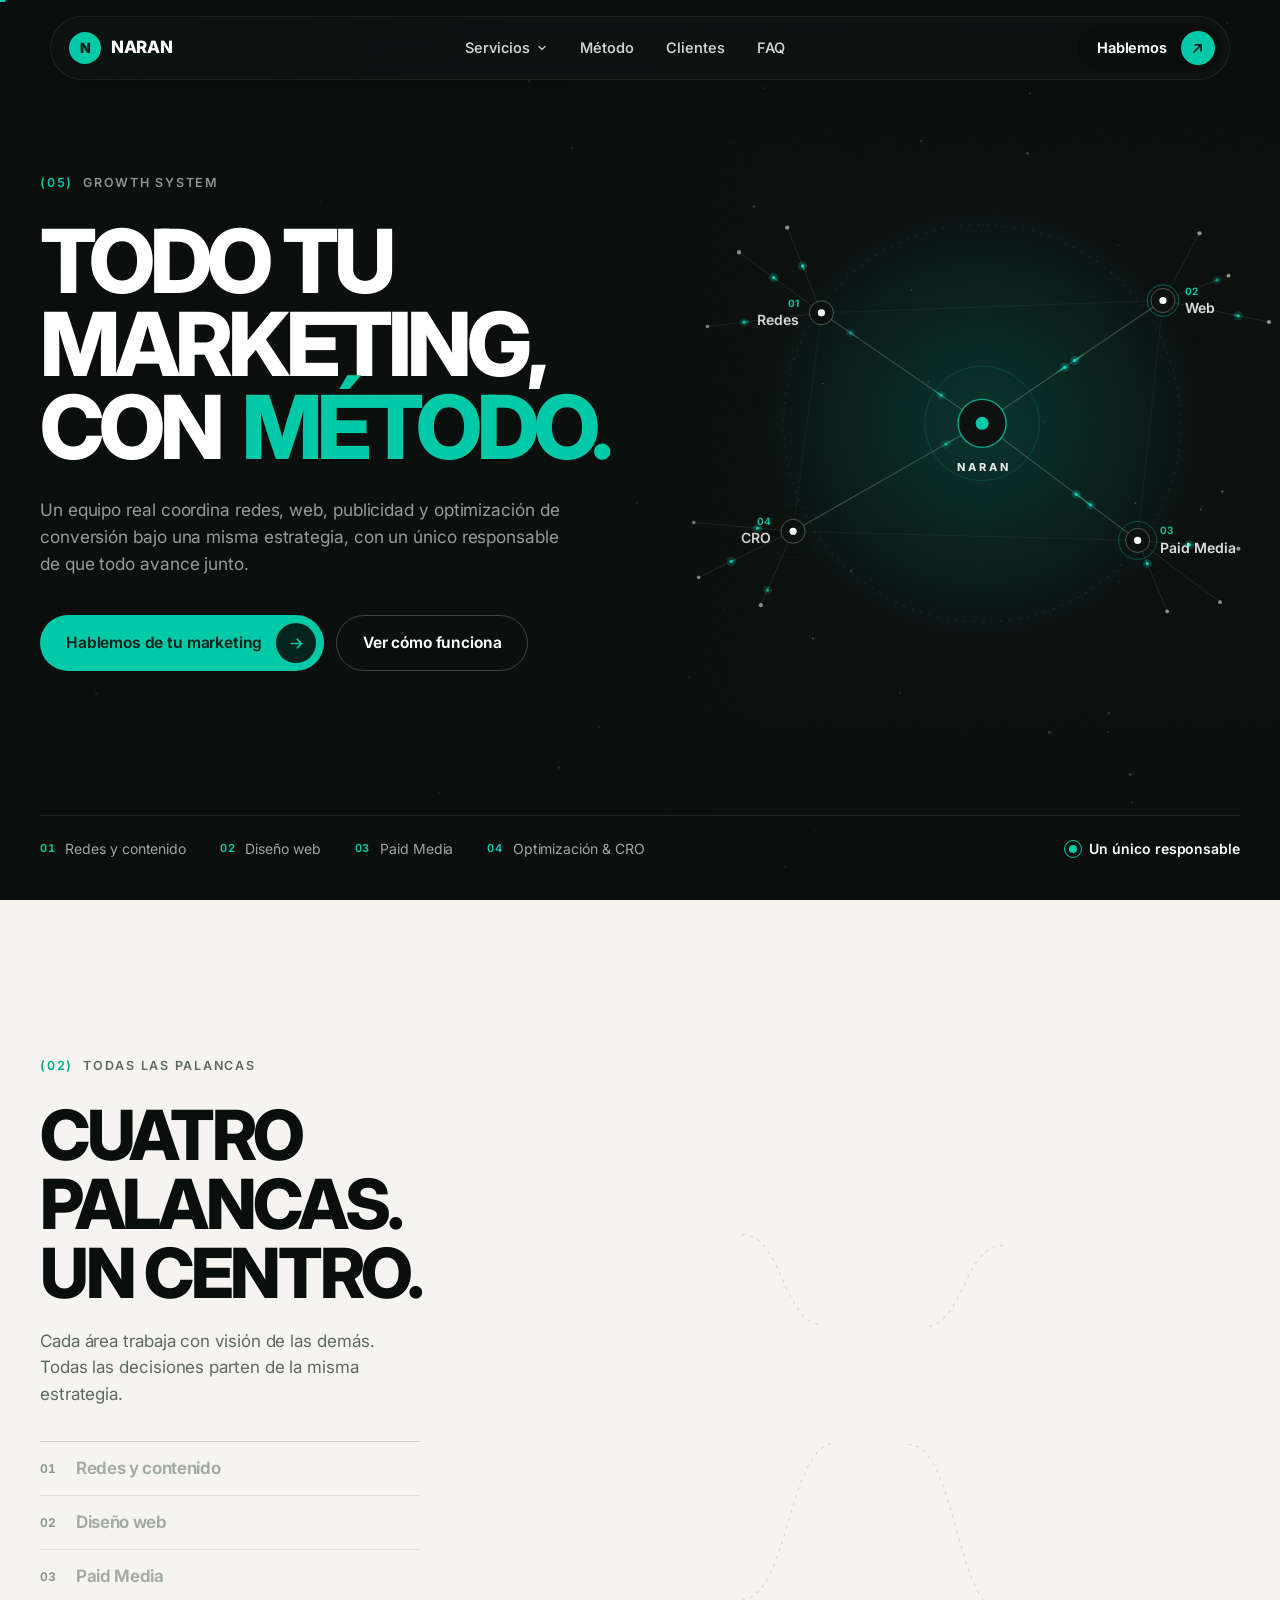
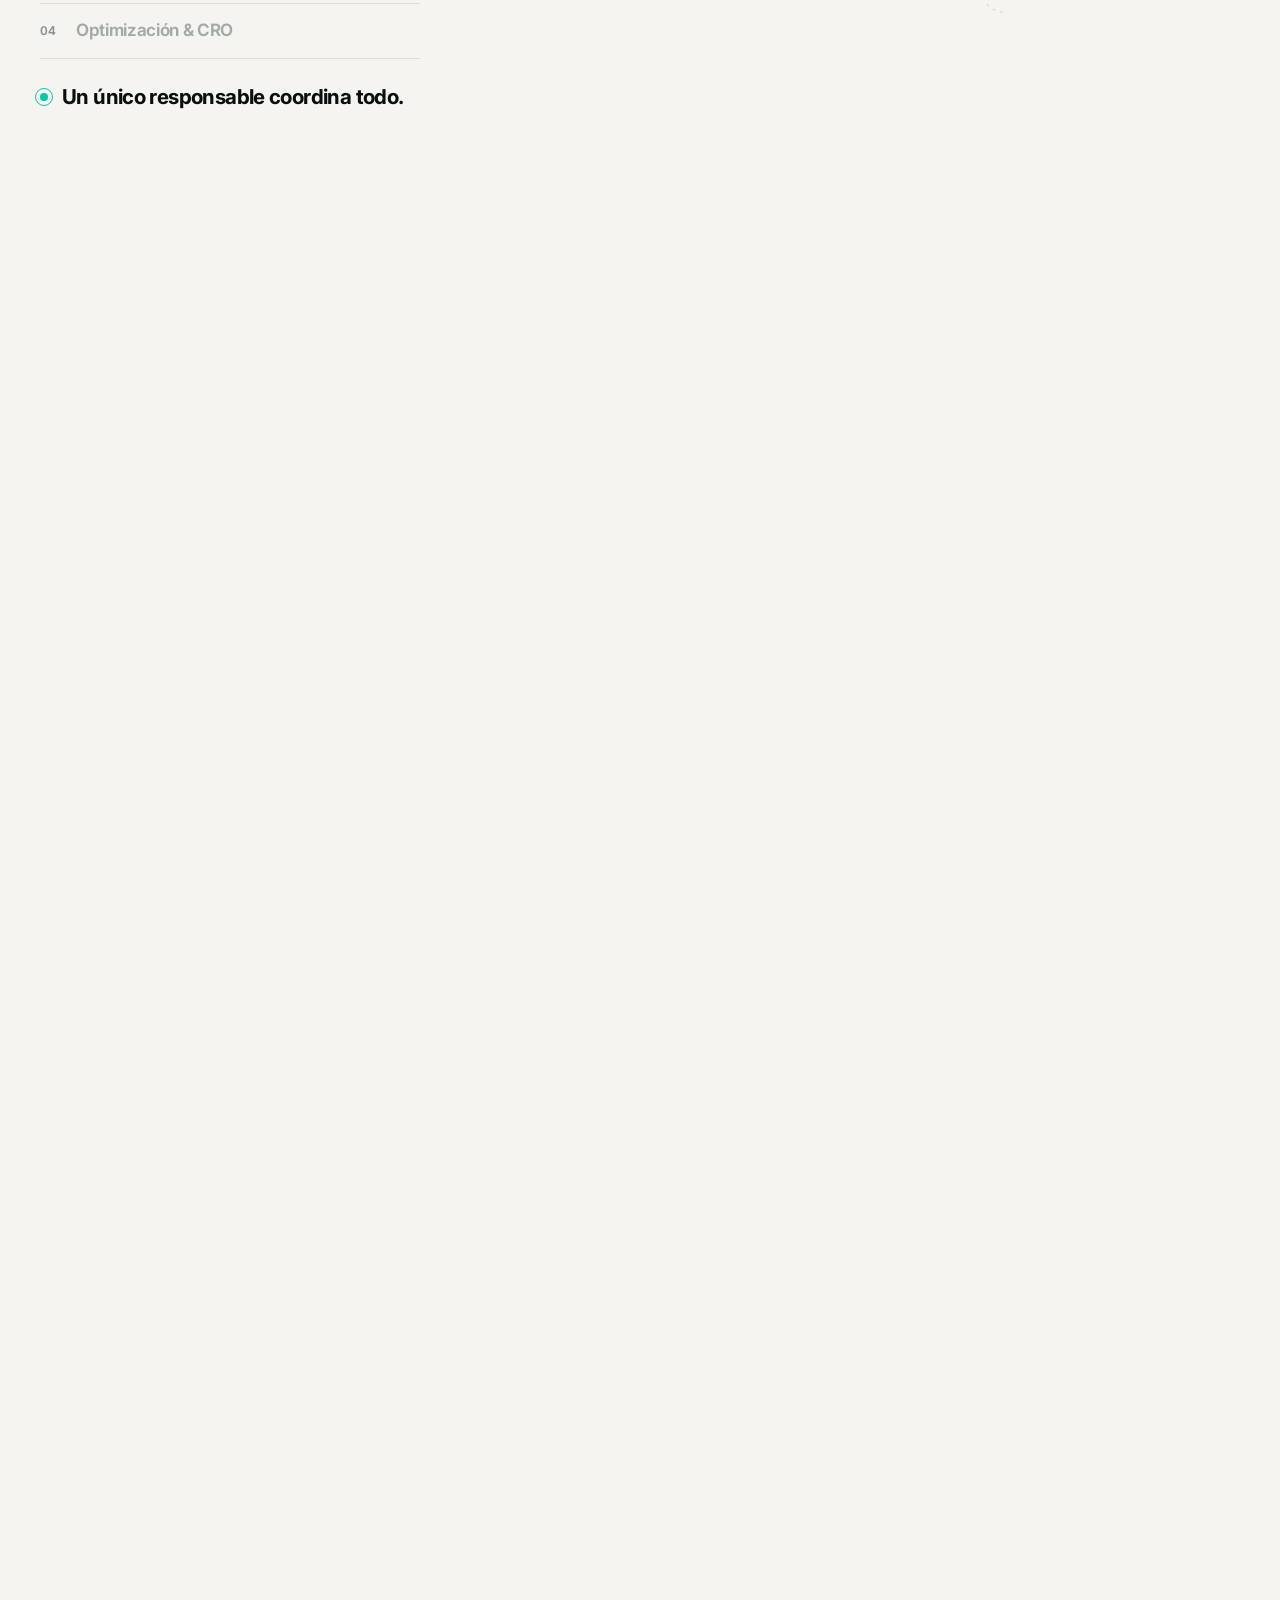
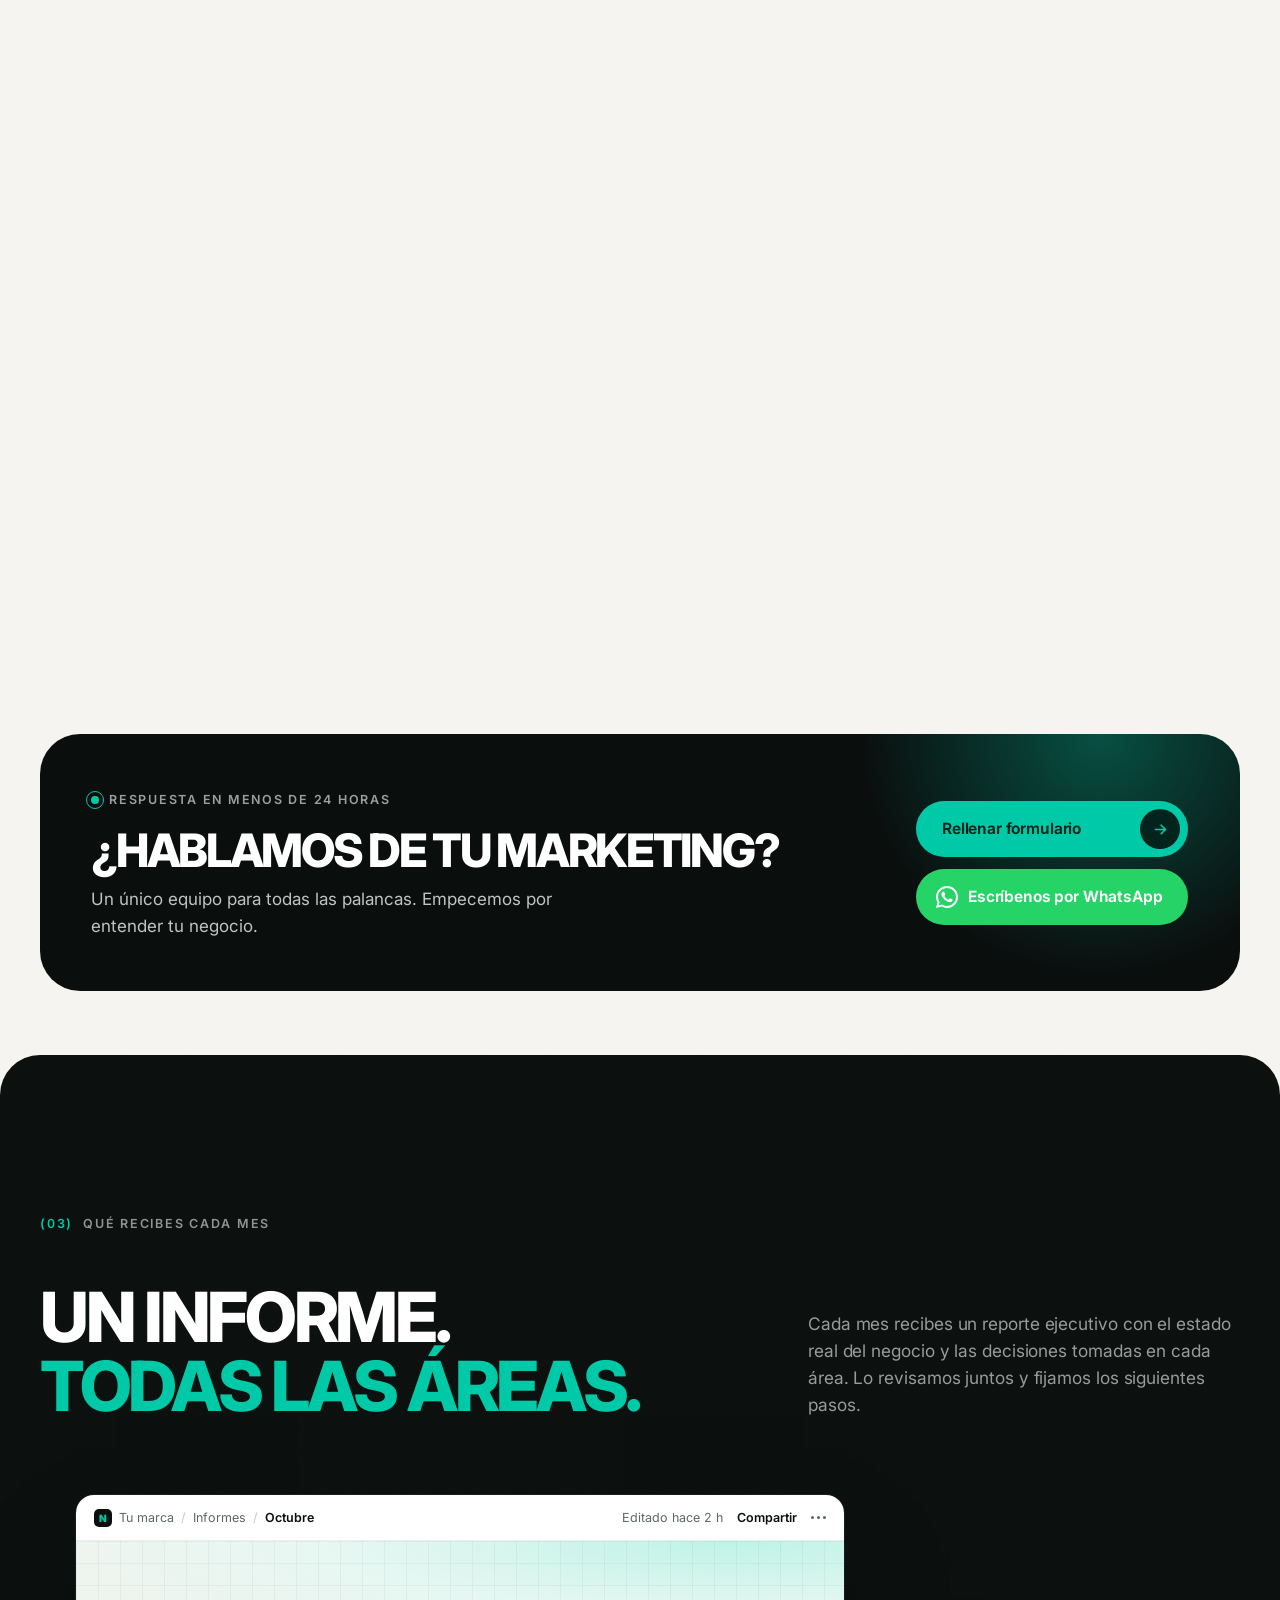
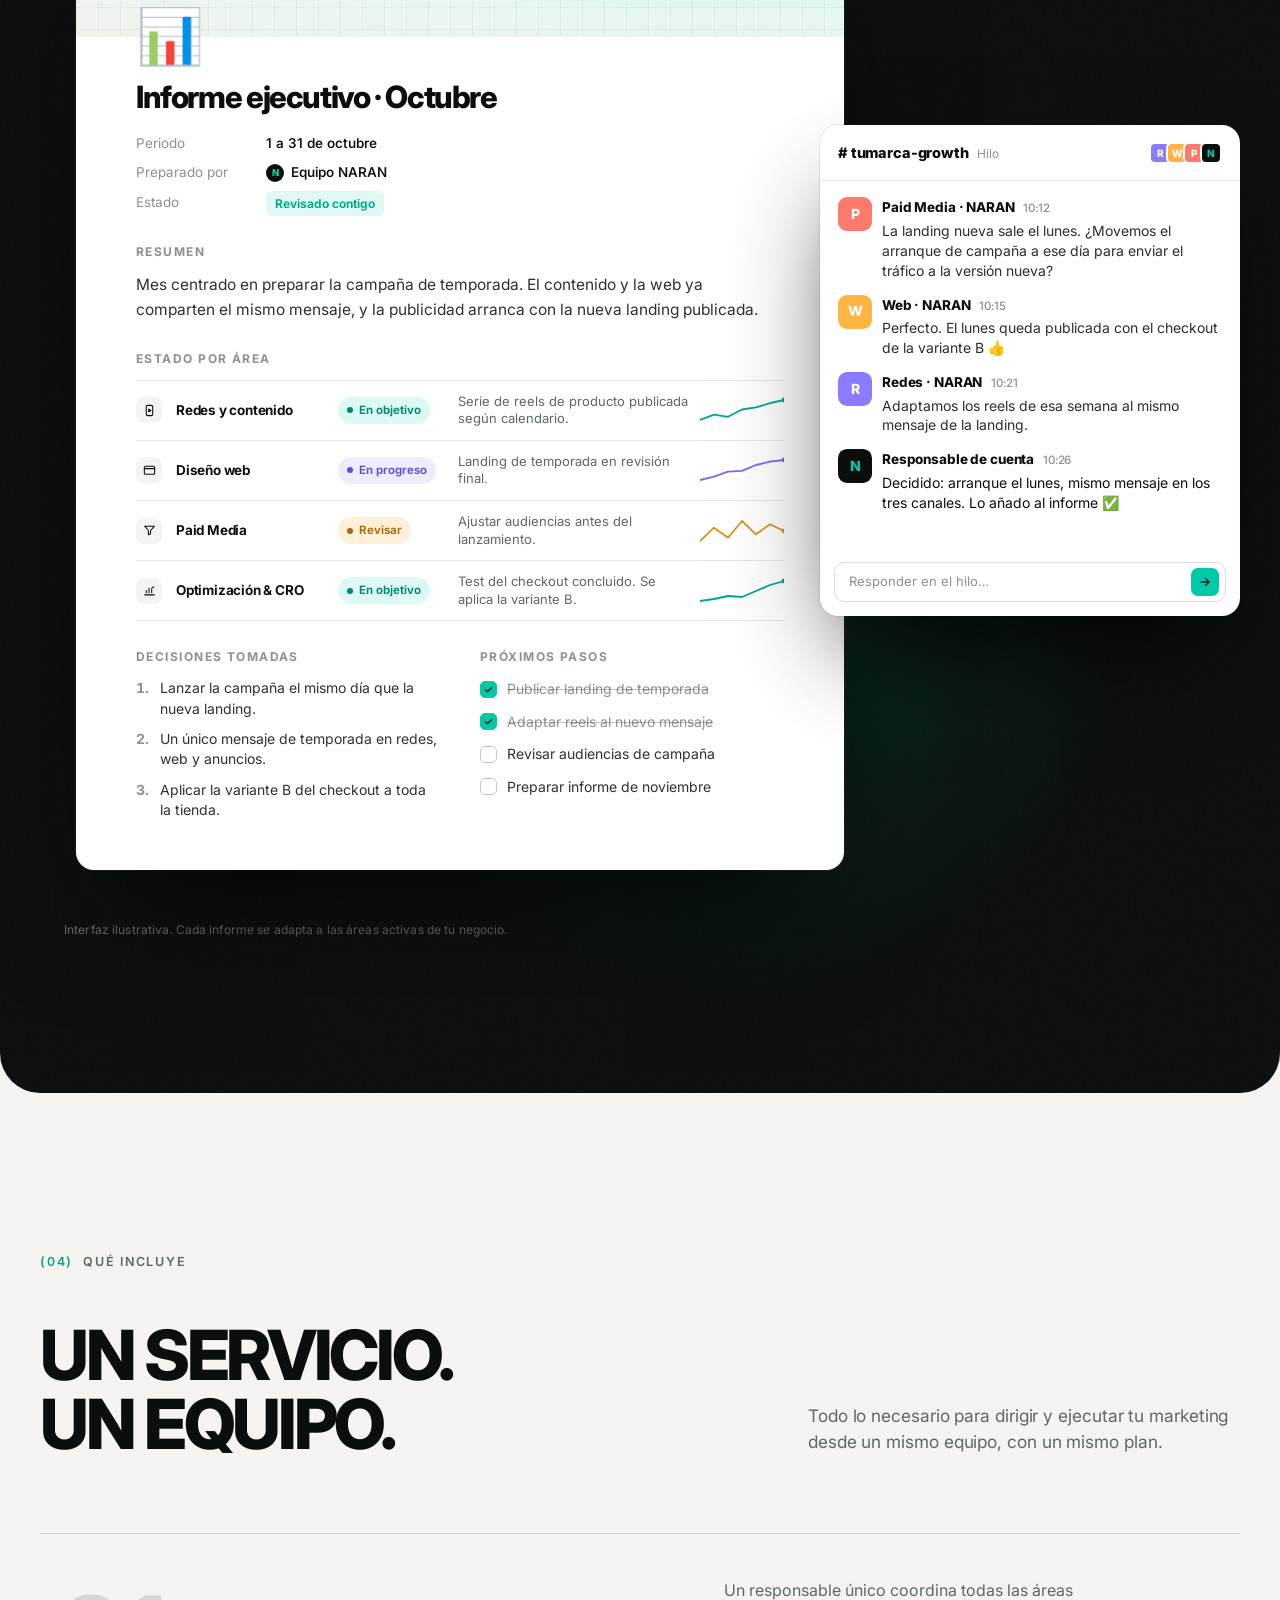
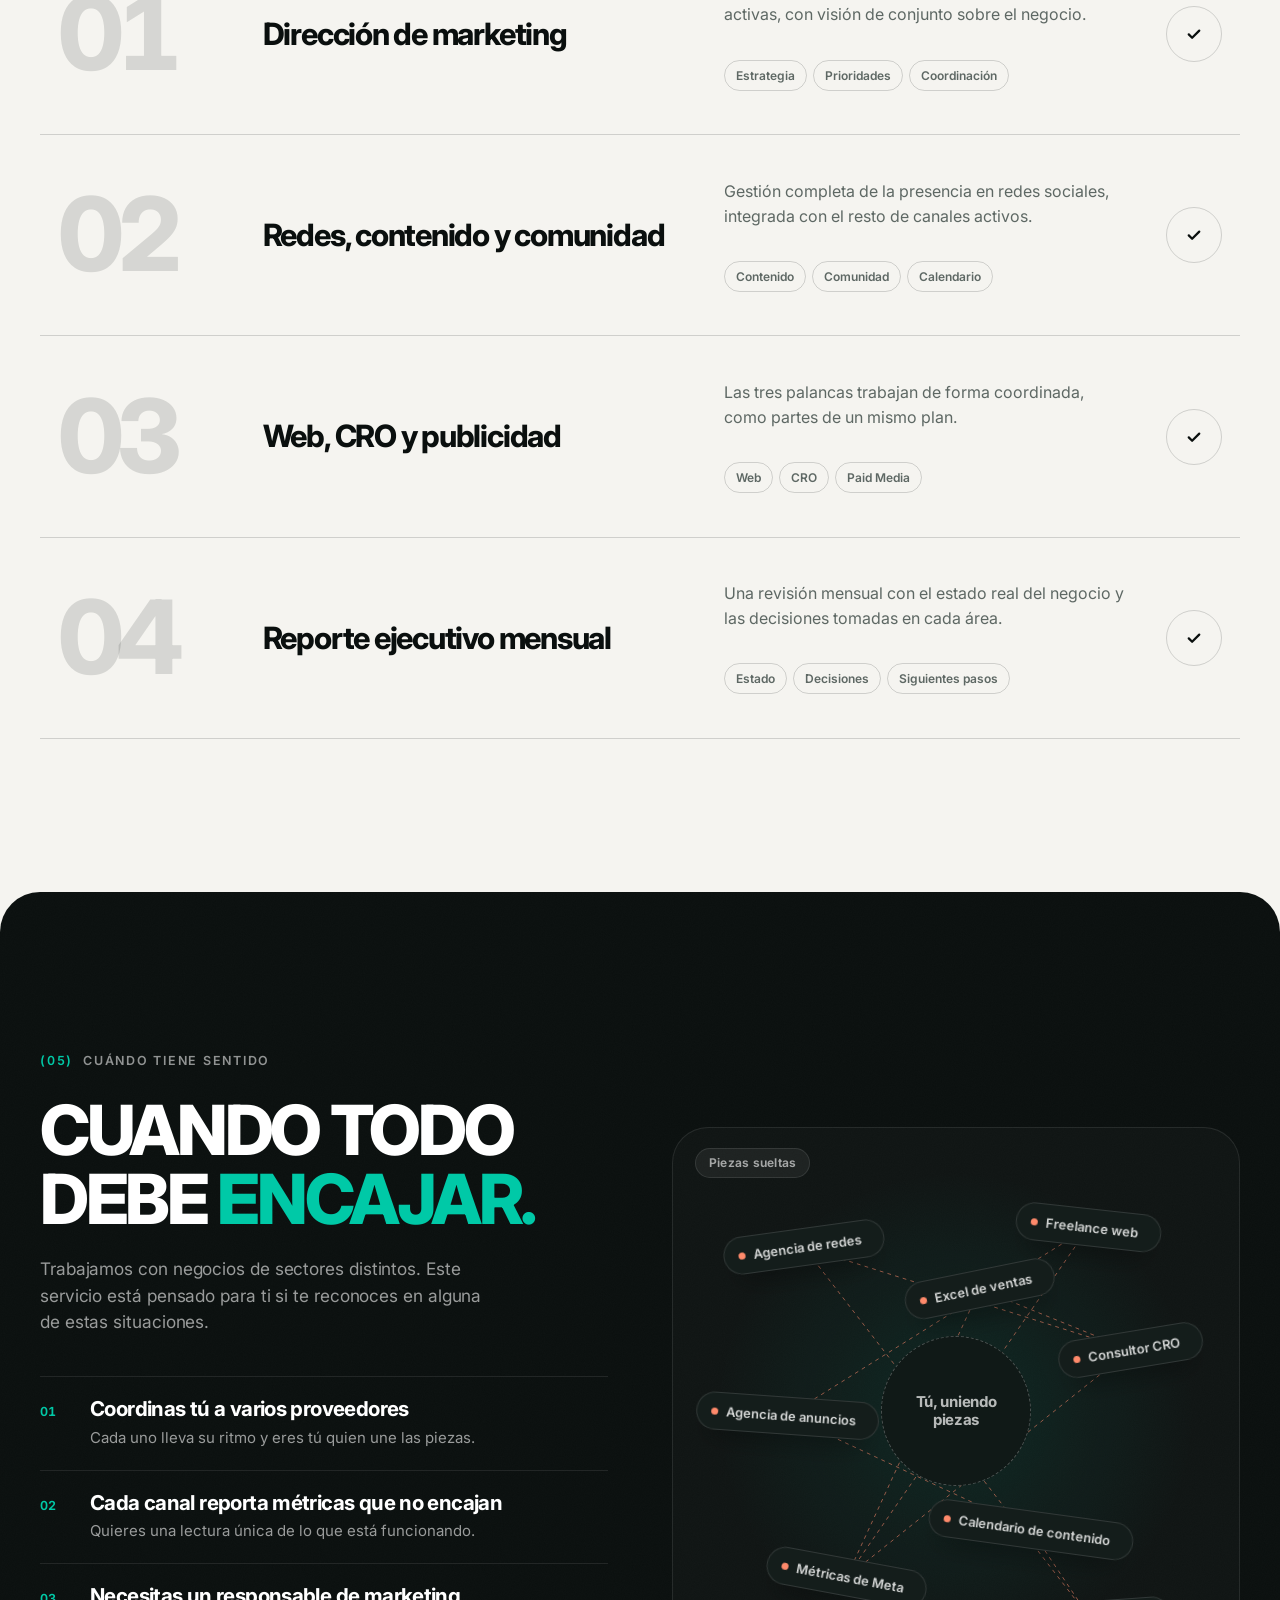
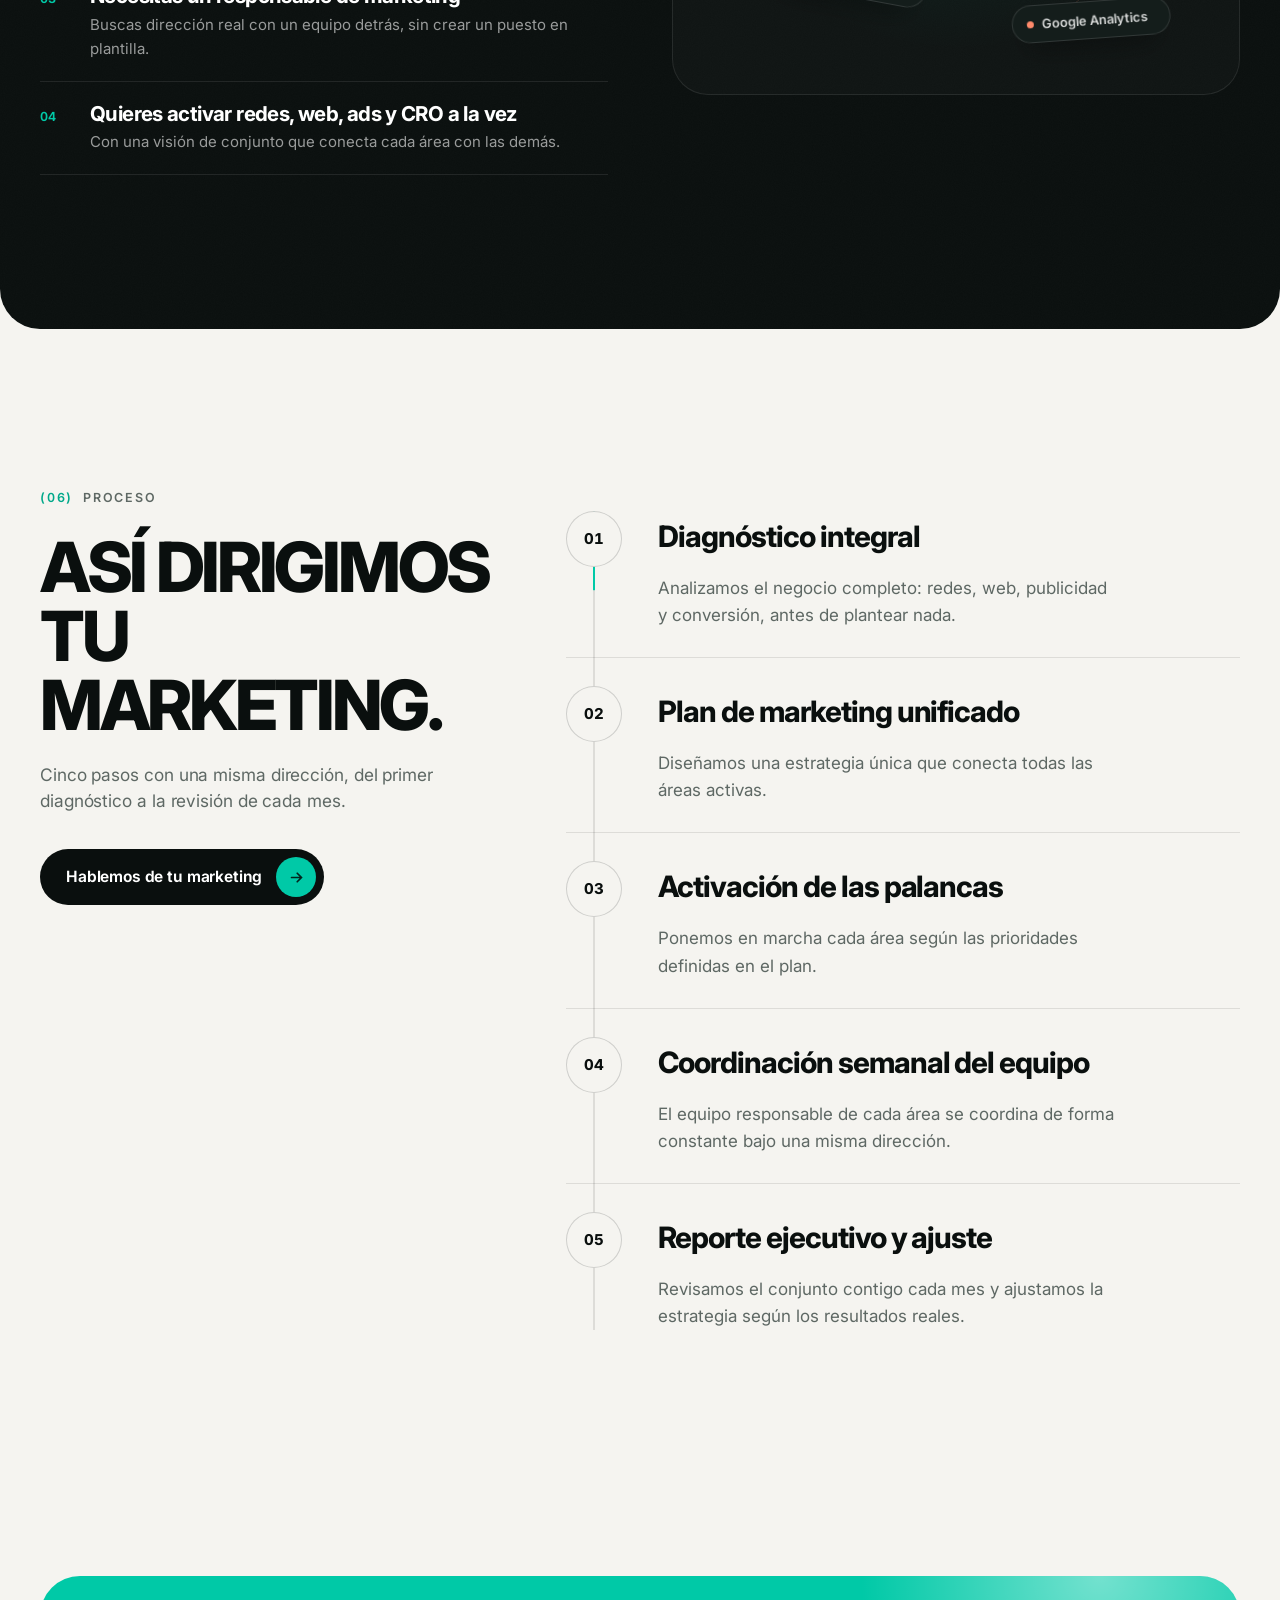
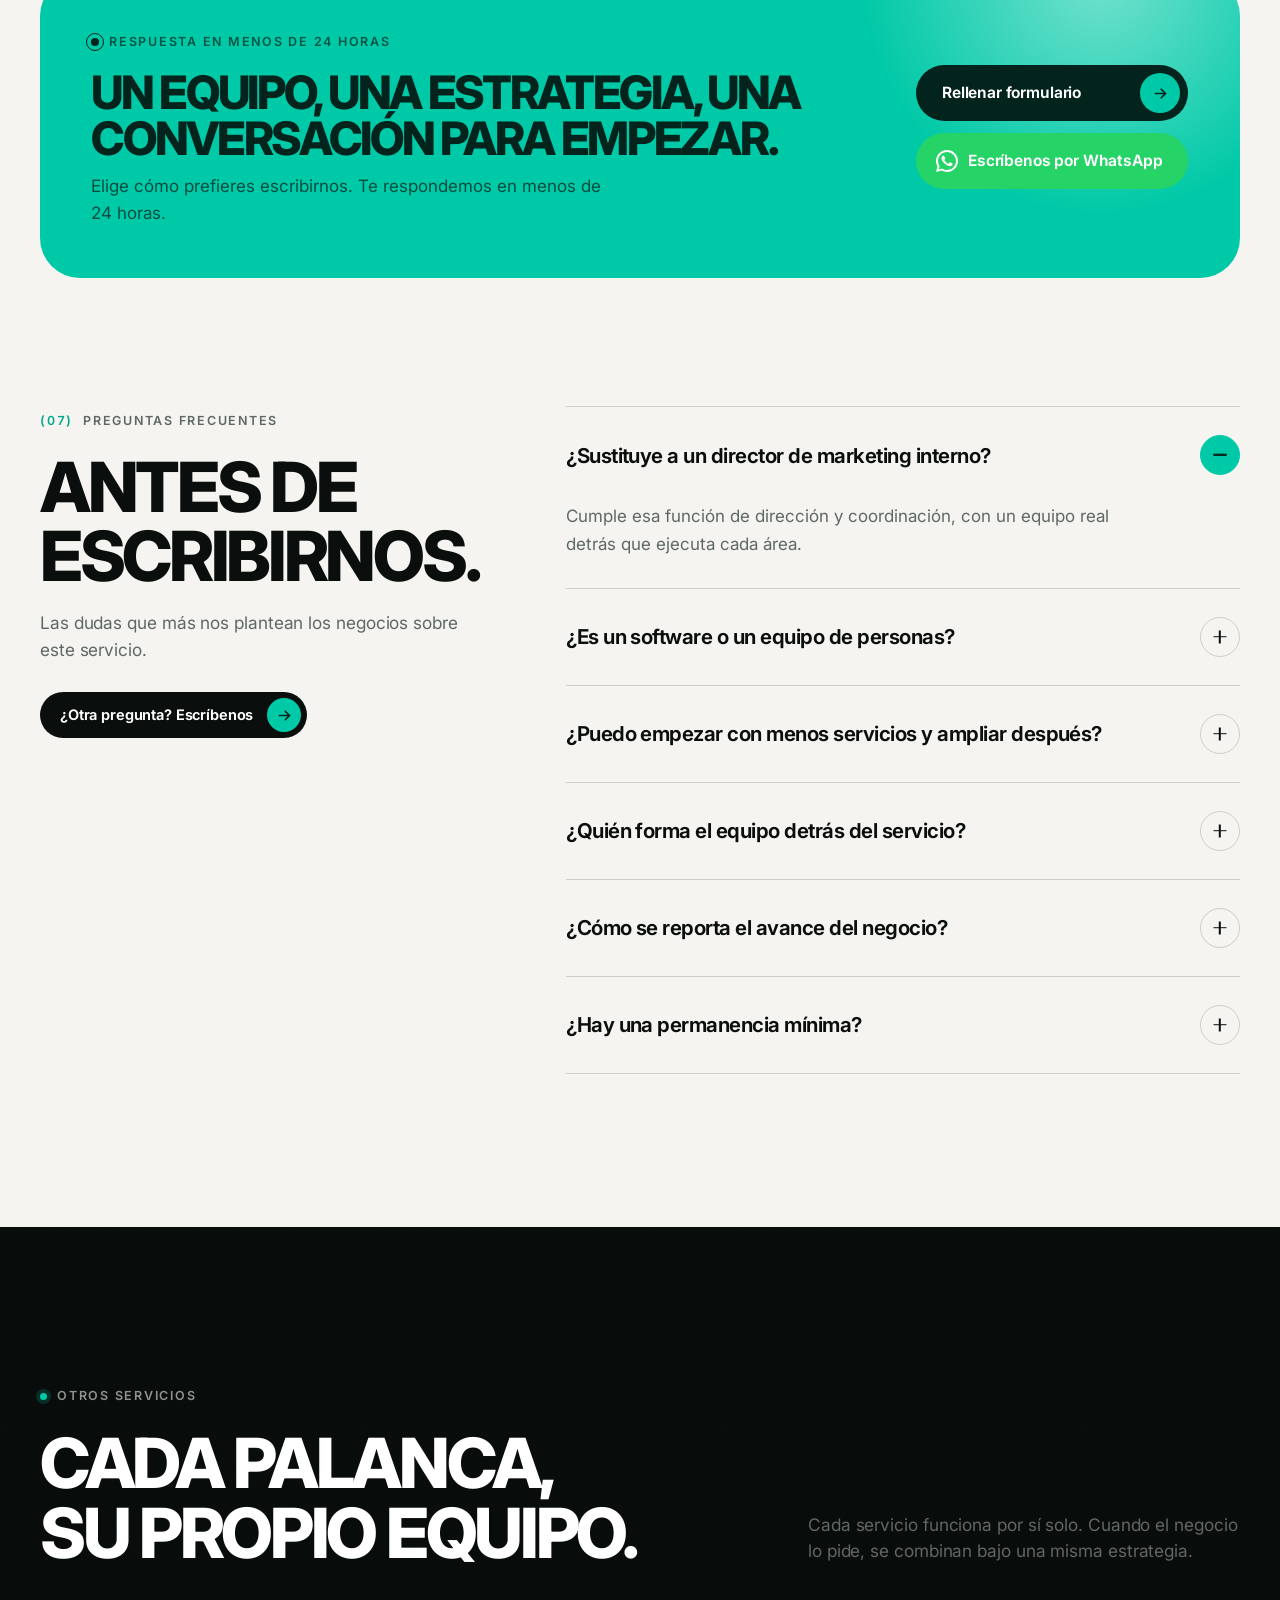
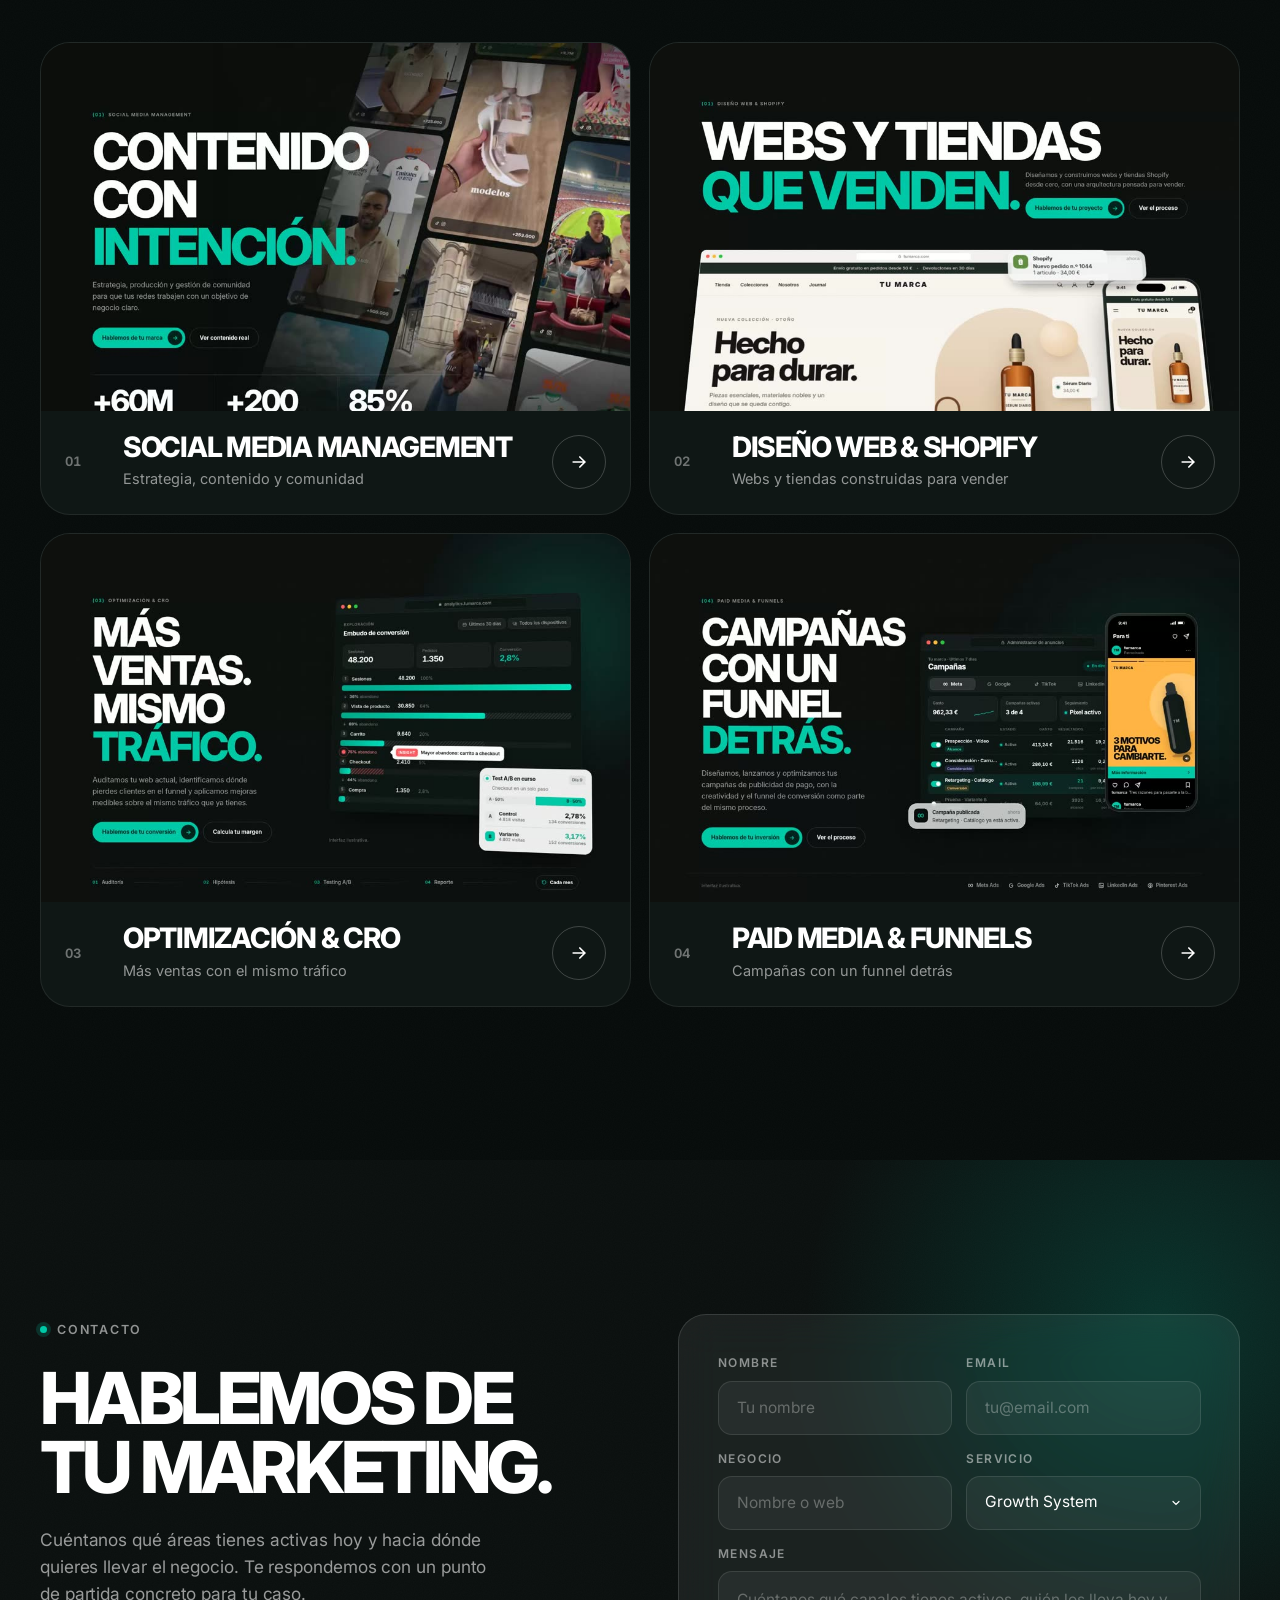
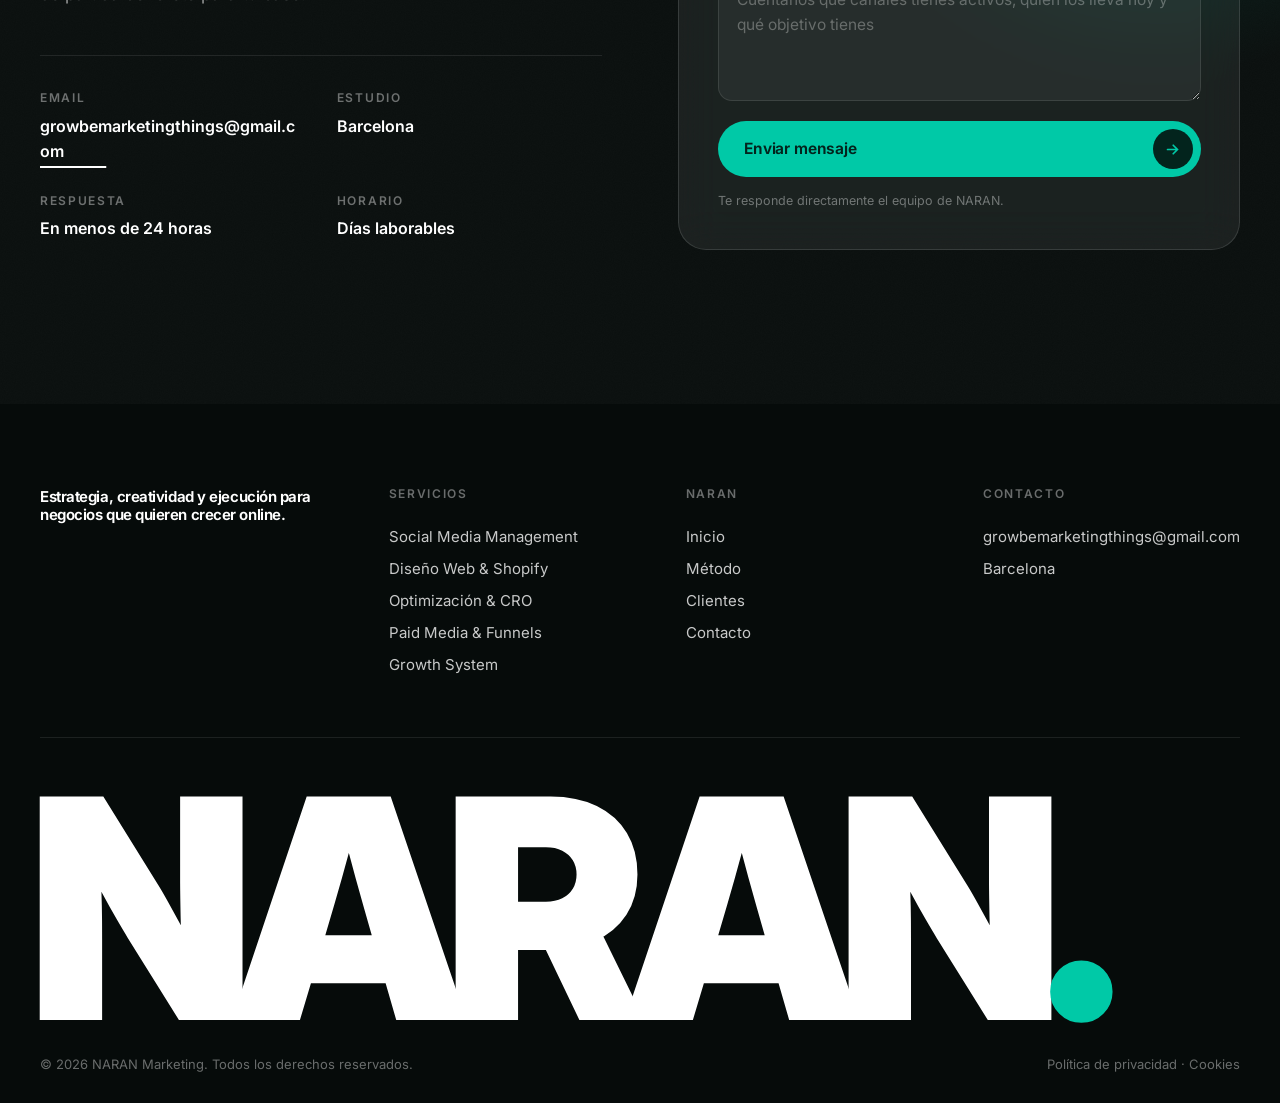
<file: servicios/growth-system.html>
<!DOCTYPE html>
<html lang="es" data-wa="">
<head>
<meta charset="UTF-8">
<meta name="viewport" content="width=device-width, initial-scale=1.0">
<title>Growth System | NARAN Marketing</title>
<meta name="description" content="Un equipo real coordina redes, web, publicidad y optimización de conversión bajo una misma estrategia, con un único responsable de que todo avance junto.">
<meta name="robots" content="index,follow">
<meta property="og:type" content="website">
<meta property="og:locale" content="es_ES">
<meta property="og:site_name" content="NARAN Marketing">
<meta property="og:title" content="Growth System | NARAN Marketing">
<meta property="og:description" content="Un equipo real coordina redes, web, publicidad y optimización de conversión bajo una misma estrategia, con un único responsable de que todo avance junto.">
<meta name="twitter:card" content="summary_large_image">
<script>
  window.op=window.op||function(){var n=[];return new Proxy(function(){arguments.length&&n.push([].slice.call(arguments))},{get:function(t,r){return"q"===r?n:function(){n.push([r].concat([].slice.call(arguments)))}} ,has:function(t,r){return"q"===r}}) }();
  window.op('init', {
    clientId: '9a602c1d-88fe-4890-8d77-09cd3c6606c5',
    trackScreenViews: true,
    trackOutgoingLinks: true,
    trackAttributes: true,
  });
</script>
<script src="https://openpanel.dev/op1.js" defer async></script>
<link rel="canonical" href="https://naranagency.com/servicios/growth-system.html">
<meta property="og:url" content="https://naranagency.com/servicios/growth-system.html">
<meta property="og:image" content="https://naranagency.com/assets/video/naran-reel-poster.jpg">
<meta property="og:image:width" content="1280">
<meta property="og:image:height" content="720">
<meta name="theme-color" content="#0A0F0E">
<link rel="preload" href="../assets/fonts/inter-latin-opsz-normal.woff2" as="font" type="font/woff2" crossorigin>
<link rel="stylesheet" href="../assets/css/naran.css">
<link rel="icon" href="data:image/svg+xml,%3Csvg xmlns='http://www.w3.org/2000/svg' viewBox='0 0 64 64'%3E%3Ccircle cx='32' cy='32' r='32' fill='%2300C9A7'/%3E%3Ctext x='32' y='43' font-family='Arial' font-weight='900' font-size='32' text-anchor='middle' fill='%2303241D'%3EN%3C/text%3E%3C/svg%3E">
<style>
/* ===== Growth System : La dirección ===== */

/* HERO */
.hero{position:relative;min-height:100svh;padding:150px 0 40px;display:flex;flex-direction:column;overflow:hidden;background:var(--ink);}
.hero-cv{position:absolute;inset:0;width:100%;height:100%;z-index:0;display:block;}
.hero-shade{position:absolute;inset:0;z-index:1;pointer-events:none;background:linear-gradient(90deg,rgba(10,15,14,.92) 0%,rgba(10,15,14,.55) 38%,rgba(10,15,14,0) 62%),linear-gradient(0deg,var(--ink) 0%,rgba(10,15,14,0) 22%),linear-gradient(180deg,rgba(10,15,14,.6) 0%,rgba(10,15,14,0) 20%);}
.hero-inner{position:relative;z-index:3;flex:1;display:flex;flex-direction:column;justify-content:space-between;gap:64px;}
.hero-copy{max-width:900px;padding-top:2vh;}
.hero-h{margin:28px 0 32px;font-size:clamp(46px,6.9vw,124px);}
.hero-h .h-a,.hero-h .h-b{display:block;}
.h-b{overflow:hidden;padding:.16em 0 .08em;margin:-.16em 0 -.08em;}
.h-b-in{display:inline-flex;align-items:baseline;gap:.24em;}
.swap{display:inline-grid;color:var(--accent);}
.sw{grid-area:1/1;white-space:nowrap;visibility:hidden;}
.sw.is-on{visibility:visible;}
.hero-lead{max-width:520px;color:rgba(255,255,255,.7);}
.hero .btn-row{margin-top:38px;}
.hero-foot{display:flex;flex-wrap:wrap;gap:10px 34px;align-items:center;padding-top:22px;border-top:1px solid var(--line-d);font-size:14px;color:rgba(255,255,255,.62);letter-spacing:-.005em;}
.hf-i{display:inline-flex;align-items:center;gap:10px;}
.hf-i b{font-size:11px;font-weight:650;color:var(--accent);font-feature-settings:'tnum';letter-spacing:.06em;}
.hf-one{margin-left:auto;color:#fff;font-weight:600;gap:12px;}
@media (max-width:900px){
  .hero{padding-top:128px;}
  .hero-cv{opacity:.7;}
  .hero-shade{background:linear-gradient(180deg,rgba(10,15,14,.55) 0%,rgba(10,15,14,.7) 55%,var(--ink) 100%);}
  .hero-foot{gap:10px 18px;font-size:13px;}
  .hf-one{margin-left:0;width:100%;}
}
@media (max-width:600px){
  .hero-h{font-size:clamp(40px,12.2vw,60px);}
  .h-b-in{display:flex;flex-direction:column;gap:0;}
  .hero-foot .hf-i:not(.hf-one){width:calc(50% - 9px);}
}

/* PALANCAS (pinned) */
.lev{position:relative;background:var(--paper);overflow:hidden;}
.lev-pin{min-height:100svh;display:flex;align-items:center;padding:110px 0 50px;}
.lev-grid{display:grid;grid-template-columns:minmax(300px,.72fr) 1.28fr;gap:clamp(30px,4vw,70px);align-items:center;}
.lev-lead{margin-top:22px;max-width:380px;font-size:17px;}
.lev-list{list-style:none;margin:34px 0 0;padding:0;border-top:1px solid var(--line-2);max-width:380px;}
.lev-list li{display:grid;grid-template-columns:36px 1fr 22px;align-items:center;padding:13px 0;border-bottom:1px solid var(--line);font-size:17px;font-weight:650;letter-spacing:-.02em;color:#A3AAA6;transition:color .5s;}
.ll-n{font-size:12px;font-weight:650;color:var(--muted-2);font-feature-settings:'tnum';transition:color .5s;}
.ll-ok{width:22px;height:22px;border-radius:50%;background:var(--accent);color:var(--accent-ink);display:grid;place-items:center;transform:scale(0);transition:transform .6s var(--ease-out);}
.ll-ok svg{width:12px;height:12px;}
.lev-list li.is-on{color:var(--ink);}
.lev-list li.is-on .ll-n{color:var(--accent-deep);}
.lev-list li.is-on .ll-ok{transform:scale(1);}
.lev-final{display:flex;align-items:center;gap:14px;margin-top:26px;font-size:clamp(19px,1.6vw,23px);font-weight:720;letter-spacing:-.03em;line-height:1.2;opacity:0;transform:translateY(14px);transition:opacity .7s,transform .9s var(--ease-out);}
.lev.is-final .lev-final{opacity:1;transform:none;}

.lev-stage{position:relative;height:min(660px,calc(100svh - 170px));min-height:560px;}
.lev-lines{position:absolute;inset:0;width:100%;height:100%;overflow:visible;pointer-events:none;z-index:1;}
.lev-lines path{fill:none;}
.ll-base path{stroke:rgba(10,15,14,.12);stroke-width:1.2;stroke-dasharray:3 5;}
.ll-draw path{stroke:var(--accent);stroke-width:1.8;stroke-linecap:round;}
.ll-flow path{stroke:var(--accent-deep);stroke-width:3;stroke-linecap:round;stroke-dasharray:2 22;opacity:0;transition:opacity .6s;animation:llFlow 1.6s linear infinite;}
.ll-flow path.on{opacity:1;}
@keyframes llFlow{to{stroke-dashoffset:-48;}}

.lev-core{position:absolute;left:50%;top:50%;width:200px;height:200px;margin:-100px 0 0 -100px;z-index:3;border-radius:50%;background:var(--ink);color:#fff;display:grid;place-items:center;box-shadow:0 30px 70px -30px rgba(10,15,14,.6),0 0 0 10px rgba(245,244,240,1),0 0 0 11px rgba(10,15,14,.08);transition:box-shadow 1s var(--ease-out);}
.lev.is-final .lev-core{box-shadow:0 30px 80px -20px rgba(0,201,167,.55),0 0 0 10px rgba(245,244,240,1),0 0 0 11px rgba(0,201,167,.5);}
.core-ring{position:absolute;inset:0;width:100%;height:100%;}
.core-ring circle{fill:none;stroke-width:3;}
.ring-bg{stroke:rgba(255,255,255,.08);}
.core-ring .arc{stroke:var(--accent);stroke-linecap:round;stroke-dasharray:0 100;transition:stroke-dasharray 1s var(--ease-out);}
.core-ring .arc.on{stroke-dasharray:19 81;}
.core-in{position:relative;text-align:center;display:flex;flex-direction:column;align-items:center;gap:8px;}
.core-mark{width:34px;height:34px;border-radius:10px;background:var(--accent);color:var(--accent-ink);display:grid;place-items:center;font-weight:900;font-size:17px;}
.core-in b{font-size:21px;line-height:1;letter-spacing:-.04em;font-weight:800;text-transform:uppercase;}
.core-k{font-size:11px;color:rgba(255,255,255,.5);font-feature-settings:'tnum';}
.core-c{font-style:normal;color:var(--accent);font-weight:700;}

.lcard{position:absolute;z-index:2;width:clamp(236px,19vw,272px);padding:12px;border-radius:22px;background:#fff;border:1px solid var(--line);box-shadow:var(--shadow-1);transition:opacity .7s,transform .9s var(--ease-out),box-shadow .9s,filter .7s;opacity:.34;transform:scale(.95);filter:saturate(0);}
.lcard.is-on{opacity:1;transform:none;box-shadow:var(--shadow-2);filter:none;}
.lc-redes{left:0;top:0;}
.lc-web{right:0;top:0;}
.lc-paid{left:0;bottom:0;}
.lc-cro{right:0;bottom:0;}
.lc-h{display:flex;align-items:center;gap:8px;padding:2px 4px 11px;}
.lc-h b{font-size:13.5px;font-weight:700;letter-spacing:-.02em;}
.lc-ico{width:26px;height:26px;border-radius:8px;background:var(--paper);display:grid;place-items:center;color:var(--ink);transition:background-color .6s,color .6s;}
.lc-ico svg{width:14px;height:14px;}
.lcard.is-on .lc-ico{background:var(--ink);color:var(--accent);}
.lc-st{margin-left:auto;display:inline-flex;align-items:center;gap:5px;font-size:10.5px;font-weight:650;color:var(--muted-2);padding:3px 8px;border-radius:999px;background:var(--paper);}
.lc-st i{width:6px;height:6px;border-radius:50%;background:#C9CDCB;}
.lcard.is-on .lc-st{color:var(--accent-deep);background:var(--accent-soft);}
.lcard.is-on .lc-st i{background:var(--accent);}
.lc-b{border-radius:14px;background:#F7F7F5;border:1px solid rgba(10,15,14,.05);padding:10px;}

/* card: redes */
.redes-b{display:grid;grid-template-columns:104px 1fr;gap:12px;align-items:stretch;}
.rb-vid{position:relative;aspect-ratio:9/16;border-radius:12px;overflow:hidden;background:#111;}
.rb-vid img{width:100%;height:100%;object-fit:cover;}
.rb-play{position:absolute;top:8px;right:8px;width:18px;height:18px;border-radius:50%;background:rgba(0,0,0,.4);backdrop-filter:blur(6px);}
.rb-play::after{content:'';position:absolute;left:7px;top:5px;border-left:6px solid #fff;border-top:4px solid transparent;border-bottom:4px solid transparent;}
.rb-chip{position:absolute;left:6px;right:6px;bottom:6px;display:flex;align-items:center;justify-content:space-between;padding:5px 7px;border-radius:9px;background:rgba(10,15,14,.55);backdrop-filter:blur(10px);-webkit-backdrop-filter:blur(10px);color:#fff;font-size:11px;}
.rb-chip b{font-weight:800;letter-spacing:-.02em;}
.pi{display:inline-flex;gap:3px;align-items:center;}
.pi svg{width:10px;height:10px;}
.rb-list{list-style:none;margin:0;padding:2px 0;display:flex;flex-direction:column;gap:9px;}
.rb-list li{display:flex;gap:8px;align-items:flex-start;font-size:12px;font-weight:650;letter-spacing:-.01em;line-height:1.2;}
.rb-list small{display:block;font-size:10.5px;font-weight:500;color:var(--muted-2);margin-top:2px;}
.rb-list .d{width:7px;height:7px;border-radius:50%;margin-top:4px;flex-shrink:0;}
.d.a{background:#00C9A7;}.d.b{background:#8B7CFF;}.d.c{background:#FFB443;}
.rb-list .rb-ok{margin-top:auto;display:flex;align-items:center;gap:6px;padding:7px 8px;border-radius:9px;background:var(--accent-soft);color:var(--accent-deep);font-size:11px;}
.rb-ok svg{width:11px;height:11px;}

/* card: web */
.lc-web .lc-b{padding:0;overflow:hidden;background:#fff;}
.mw-bar{display:flex;align-items:center;gap:4px;height:24px;padding:0 8px;background:#F2F1ED;border-bottom:1px solid rgba(10,15,14,.06);}
.mw-bar > i{width:6px;height:6px;border-radius:50%;background:#FF5F57;}
.mw-bar > i:nth-child(2){background:#FEBC2E;}.mw-bar > i:nth-child(3){background:#28C840;}
.mw-url{flex:1;margin:0 14px 0 8px;height:15px;border-radius:5px;background:#fff;display:flex;align-items:center;justify-content:center;gap:3px;font-size:8.5px;color:#6b7570;}
.mw-url svg{width:7px;height:7px;}
.mw-nav{display:flex;align-items:center;gap:10px;padding:7px 10px;font-size:8.5px;color:var(--muted);border-bottom:1px solid rgba(10,15,14,.05);}
.mw-nav b{font-size:9.5px;color:var(--ink);letter-spacing:.08em;font-weight:850;margin-right:auto;}
.mw-ic{display:flex;gap:6px;align-items:center;position:relative;color:var(--ink);}
.mw-ic svg{width:10px;height:10px;}
.mw-ic em{position:absolute;right:-5px;top:-4px;width:9px;height:9px;border-radius:50%;background:var(--accent);color:var(--accent-ink);font-style:normal;font-size:6.5px;font-weight:800;display:grid;place-items:center;}
.mw-hero{position:relative;margin:8px;height:78px;border-radius:9px;overflow:hidden;background:linear-gradient(120deg,#E9E1D3,#D9CDB8);display:flex;align-items:center;padding:0 12px;}
.mw-hero small{display:block;font-size:7.5px;text-transform:uppercase;letter-spacing:.12em;color:#7a6a52;font-weight:700;}
.mw-hero b{display:block;font-size:14px;letter-spacing:-.04em;font-weight:800;color:#2a241b;margin:2px 0 6px;}
.mw-btn{display:inline-block;font-size:7.5px;font-weight:700;background:#2a241b;color:#fff;padding:4px 8px;border-radius:999px;}
.mw-obj{position:absolute;right:14px;bottom:-12px;width:62px;height:78px;border-radius:30px 30px 8px 8px;background:linear-gradient(160deg,#B99C74,#8E7250);box-shadow:-18px 10px 0 -6px rgba(142,114,80,.35);}
.mw-grid{display:grid;grid-template-columns:repeat(3,1fr);gap:6px;padding:0 8px 9px;}
.mw-grid div{font-size:8px;line-height:1.25;}
.mw-p{display:block;aspect-ratio:1;border-radius:7px;margin-bottom:4px;background:#EFEDE8;position:relative;overflow:hidden;}
.mw-p::after{content:'';position:absolute;left:22%;right:22%;top:22%;bottom:18%;border-radius:40%;}
.mw-p.p1::after{background:#CFC4B2;border-radius:6px;transform:rotate(-8deg);}
.mw-p.p2::after{background:#9BB8B0;border-radius:40% 40% 30% 30%;left:28%;right:28%;}
.mw-p.p3::after{background:#E0B36A;border-radius:10px 10px 6px 6px;left:32%;right:32%;top:30%;}
.mw-grid b{display:block;font-weight:650;color:var(--ink);}
.mw-grid em{font-style:normal;color:var(--muted);}

/* card: paid */
.ads{display:flex;flex-direction:column;gap:6px;}
.ad-row{display:flex;align-items:center;gap:9px;padding:7px 8px;border-radius:10px;background:#fff;border:1px solid rgba(10,15,14,.05);}
.ad-pf{width:22px;height:22px;border-radius:6px;display:grid;place-items:center;font-size:11px;font-weight:850;color:#fff;flex-shrink:0;}
.ad-pf.meta{background:#1877F2;}
.ad-pf.goo{background:#fff;color:#4285F4;border:1px solid rgba(10,15,14,.1);}
.ad-n{flex:1;font-size:11.5px;font-weight:650;letter-spacing:-.01em;line-height:1.15;}
.ad-n small{display:block;font-size:9.5px;color:var(--muted-2);font-weight:500;margin-top:1px;}
.tg{width:28px;height:16px;border-radius:999px;background:#D9DCDA;position:relative;flex-shrink:0;transition:background-color .4s;}
.tg i{position:absolute;left:2px;top:2px;width:12px;height:12px;border-radius:50%;background:#fff;box-shadow:0 1px 2px rgba(0,0,0,.2);transition:transform .4s var(--ease-out);}
.tg.on{background:var(--accent);}
.tg.on i{transform:translateX(12px);}
.spend{margin-top:9px;padding:8px 8px 4px;}
.sp-top{display:flex;justify-content:space-between;align-items:baseline;font-size:10.5px;color:var(--muted);}
.sp-top b{font-size:12px;color:var(--ink);font-weight:750;}
.sp-top em{font-style:normal;color:var(--muted-2);font-weight:500;font-size:10px;}
.sp-bar{height:6px;border-radius:4px;background:#E6E7E5;margin-top:6px;overflow:hidden;}
.sp-bar i{display:block;height:100%;width:70%;background:linear-gradient(90deg,var(--accent-deep),var(--accent));border-radius:4px;transform-origin:left;transform:scaleX(0);transition:transform 1.4s var(--ease-out) .2s;}
.lcard.is-on .sp-bar i{transform:scaleX(1);}

/* card: cro */
.fun{display:flex;flex-direction:column;gap:6px;padding:2px;}
.fn{display:grid;grid-template-columns:58px 1fr 30px;align-items:center;gap:8px;font-size:10.5px;color:var(--muted);}
.fn i{display:block;height:13px;border-radius:4px;background:#E6E7E5;position:relative;overflow:hidden;}
.fn i::after{content:'';position:absolute;left:0;top:0;bottom:0;width:var(--w);background:#0A0F0E;opacity:.82;border-radius:4px;transform-origin:left;transform:scaleX(0);transition:transform 1.1s var(--ease-out);}
.fn:nth-child(2) i::after{transition-delay:.08s;}.fn:nth-child(3) i::after{transition-delay:.16s;}.fn:nth-child(4) i::after{transition-delay:.24s;}.fn:nth-child(5) i::after{transition-delay:.32s;}
.lcard.is-on .fn i::after{transform:scaleX(1);}
.fn-k i::after{background:var(--accent);opacity:1;}
.fn em{font-style:normal;text-align:right;font-weight:650;color:var(--ink);font-feature-settings:'tnum';}
.ab{display:flex;align-items:center;gap:8px;margin-top:10px;padding:7px 8px;border-radius:10px;background:#fff;border:1px solid rgba(10,15,14,.05);font-size:10.5px;}
.ab-t{font-weight:650;flex:1;}
.ab-v{display:flex;gap:3px;}
.ab-v i{font-style:normal;width:17px;height:17px;border-radius:5px;display:grid;place-items:center;font-size:9.5px;font-weight:800;background:#EEEFED;color:var(--muted);}
.ab-v i.on{background:var(--ink);color:var(--accent);}
.ab-s{font-size:9.5px;color:#B77A12;background:rgba(255,180,67,.18);padding:2px 7px;border-radius:999px;font-weight:650;}

@media (max-width:1180px) and (min-width:901px){.lcard{width:224px;}.lev-grid{grid-template-columns:.8fr 1.2fr;}}
@media (max-width:900px){
  .lev-pin{min-height:0;padding:100px 0 90px;}
  .lev-grid{grid-template-columns:1fr;}
  .lev-list{display:none;}
  .lev-stage{height:auto;min-height:0;display:flex;flex-direction:column;gap:14px;padding-top:4px;}
  .lev-lines{display:none;}
  .lev-core{position:relative;left:auto;top:auto;margin:0 auto 18px;width:170px;height:170px;}
  .lcard{position:relative;left:auto!important;right:auto!important;top:auto!important;bottom:auto!important;width:100%;opacity:0;transform:translateY(40px);filter:none;}
  .lcard.is-on{opacity:1;transform:none;}
}

/* INFORME */
.rep{overflow:hidden;}
.rep::before{content:'';position:absolute;width:900px;height:900px;left:50%;top:48%;transform:translate(-40%,-10%);border-radius:50%;background:radial-gradient(circle,rgba(0,201,167,.16),rgba(0,201,167,0) 62%);pointer-events:none;}
.rep-stage{position:relative;padding-bottom:40px;}
.doc{position:relative;width:min(840px,64%);margin-left:3%;background:#fff;color:var(--ink);border-radius:18px;overflow:hidden;box-shadow:0 60px 120px -40px rgba(0,0,0,.85),0 0 0 1px rgba(255,255,255,.06);}
.doc-top{display:flex;align-items:center;justify-content:space-between;gap:14px;height:46px;padding:0 18px;border-bottom:1px solid rgba(10,15,14,.07);font-size:12.5px;color:var(--muted);}
.doc-crumb{display:flex;align-items:center;gap:7px;white-space:nowrap;}
.doc-crumb em{font-style:normal;color:#C4C8C6;}
.doc-crumb b{color:var(--ink);font-weight:600;}
.dc-logo{width:18px;height:18px;border-radius:5px;background:var(--ink);color:var(--accent);font-style:normal;font-size:10px;font-weight:900;display:grid;place-items:center;}
.doc-act{display:flex;align-items:center;gap:14px;}
.doc-share{font-weight:600;color:var(--ink);}
.doc-dots{display:flex;gap:2.5px;}
.doc-dots i{width:3.5px;height:3.5px;border-radius:50%;background:var(--muted);}
.doc-cover{position:relative;height:96px;background:radial-gradient(120% 180% at 85% 0%,#BFF3E6 0%,#E6F7F2 42%,#F4F2EC 100%);}
.doc-cover::after{content:'';position:absolute;inset:0;background-image:linear-gradient(rgba(10,15,14,.04) 1px,transparent 1px),linear-gradient(90deg,rgba(10,15,14,.04) 1px,transparent 1px);background-size:22px 22px;}
.doc-icon{position:absolute;left:60px;bottom:-26px;font-size:54px;line-height:1;z-index:1;}
.doc-body{padding:44px 60px 50px;}
.doc-title{font-size:clamp(26px,2.4vw,36px);font-weight:800;letter-spacing:-.045em;line-height:1.05;}
.doc-props{margin:20px 0 6px;display:flex;flex-direction:column;gap:7px;font-size:13.5px;}
.doc-props > div{display:grid;grid-template-columns:130px 1fr;align-items:center;}
.pk{color:var(--muted-2);}
.pv{display:inline-flex;align-items:center;gap:7px;font-weight:550;}
.pav{width:18px;height:18px;border-radius:50%;background:var(--ink);color:var(--accent);font-style:normal;font-size:9.5px;font-weight:900;display:grid;place-items:center;}
.tagp{font-size:12px;padding:3px 9px;border-radius:6px;background:var(--accent-soft);color:var(--accent-deep);font-weight:650;}
.doc-blk{margin-top:26px;}
.doc-blk h4{font-size:12px;font-weight:700;letter-spacing:.12em;text-transform:uppercase;color:var(--muted-2);margin-bottom:12px;}
.doc-p{font-size:15.5px;line-height:1.6;color:#2B3330;max-width:640px;}
.areas{border-top:1px solid var(--line);}
.ar{display:grid;grid-template-columns:28px 150px 108px 1fr 84px;gap:12px;align-items:center;padding:12px 0;border-bottom:1px solid var(--line);font-size:13.5px;}
.ar-ico{width:26px;height:26px;border-radius:8px;background:var(--paper);display:grid;place-items:center;}
.ar-ico svg{width:13px;height:13px;}
.ar-n{font-weight:680;letter-spacing:-.015em;}
.ar-note{color:var(--muted);font-size:13px;line-height:1.35;}
.st{display:inline-flex;align-items:center;gap:6px;justify-self:start;font-size:11.5px;font-weight:650;padding:4px 9px;border-radius:999px;white-space:nowrap;}
.st i{width:6px;height:6px;border-radius:50%;background:currentColor;}
.st-ok{background:rgba(0,201,167,.13);color:#00896F;}
.st-prog{background:rgba(139,124,255,.14);color:#5E4FD6;}
.st-rev{background:rgba(255,180,67,.2);color:#A96A00;}
.spark{width:84px;height:26px;}
.spark.ok{color:#00A88A;}.spark.prog{color:#7A6BF0;}.spark.rev{color:#D89420;}
.spark path{stroke-dasharray:200;stroke-dashoffset:0;}
.doc-cols{display:grid;grid-template-columns:1fr 1fr;gap:40px;}
.dec{margin:0;padding:0;list-style:none;counter-reset:d;display:flex;flex-direction:column;gap:10px;}
.dec li{counter-increment:d;display:grid;grid-template-columns:24px 1fr;font-size:14px;line-height:1.45;color:#2B3330;}
.dec li::before{content:counter(d) '.';font-weight:700;color:var(--muted-2);font-feature-settings:'tnum';}
.todo{list-style:none;margin:0;padding:0;display:flex;flex-direction:column;gap:10px;}
.todo li{display:flex;align-items:center;gap:10px;font-size:14px;color:#2B3330;}
.cb{width:17px;height:17px;border-radius:5px;border:1.5px solid #C4C8C6;display:grid;place-items:center;flex-shrink:0;color:#fff;transition:background-color .4s,border-color .4s;}
.cb svg{width:11px;height:11px;opacity:0;transform:scale(.4);transition:opacity .3s,transform .5s var(--ease-out);}
.todo li.done .cb{background:var(--accent);border-color:var(--accent);color:var(--accent-ink);}
.todo li.done .cb svg{opacity:1;transform:none;}
.todo li.done{color:var(--muted-2);text-decoration:line-through;text-decoration-color:rgba(10,15,14,.25);}

.thread{position:absolute;right:0;top:230px;width:min(420px,36%);background:#fff;color:var(--ink);border-radius:18px;overflow:hidden;box-shadow:0 50px 100px -30px rgba(0,0,0,.9),0 0 0 1px rgba(10,15,14,.08);z-index:2;}
.th-top{display:flex;align-items:center;justify-content:space-between;padding:14px 18px;border-bottom:1px solid rgba(10,15,14,.08);}
.th-ch b{font-size:14.5px;font-weight:800;letter-spacing:-.01em;}
.th-ch small{margin-left:8px;font-size:12px;color:var(--muted-2);}
.th-mem{display:flex;}
.th-mem i,.tav{font-style:normal;display:grid;place-items:center;color:#fff;font-weight:800;}
.th-mem i{width:22px;height:22px;border-radius:6px;font-size:10px;margin-left:-5px;border:2px solid #fff;}
.th-mem i.n,.tav.n{background:var(--ink);color:var(--accent);}
.th-body{padding:16px 18px 8px;display:flex;flex-direction:column;gap:14px;}
.tm{display:grid;grid-template-columns:34px 1fr;gap:10px;}
.tav{width:34px;height:34px;border-radius:9px;font-size:14px;}
.tn{display:block;font-size:13.5px;font-weight:750;letter-spacing:-.01em;}
.tn time{font-weight:500;font-size:11.5px;color:var(--muted-2);margin-left:6px;}
.tm p{font-size:14px;line-height:1.42;color:#28302D;margin-top:2px;}
.tm-lead p{color:var(--ink);}
.th-re{display:flex;gap:6px;margin-top:8px;}
.th-re em{font-style:normal;font-size:12px;padding:2px 8px;border-radius:999px;background:rgba(0,201,167,.1);border:1px solid rgba(0,201,167,.45);color:#00896F;font-weight:650;}
.th-comp{margin:8px 14px 14px;display:flex;align-items:center;justify-content:space-between;height:40px;padding:0 6px 0 14px;border-radius:10px;border:1px solid rgba(10,15,14,.14);font-size:13px;color:var(--muted-2);}
.th-comp i{width:28px;height:28px;border-radius:7px;background:var(--accent);color:var(--accent-ink);display:grid;place-items:center;}
.th-comp svg{width:14px;height:14px;}
.rep-cap{margin-top:10px;margin-left:2%;}
@media (max-width:1100px){
  .doc{width:100%;margin-left:0;}
  .thread{position:relative;right:auto;top:auto;width:min(440px,92%);margin:-80px 0 0 auto;}
  .rep-cap{margin-left:0;}
}
@media (max-width:700px){
  .doc-top .doc-ed{display:none;}
  .doc-body{padding:36px 20px 28px;}
  .doc-icon{left:20px;font-size:46px;}
  .doc-cover{height:74px;}
  .doc-props > div{grid-template-columns:110px 1fr;}
  .ar{grid-template-columns:26px 1fr auto;row-gap:6px;column-gap:10px;}
  .ar-note{grid-column:2/4;}
  .ar .spark{display:none;}
  .doc-cols{grid-template-columns:1fr;gap:0;}
  .thread{width:100%;margin-top:-40px;}
  .th-body p{font-size:13.5px;}
}

/* QUÉ INCLUYE */
.ir-list{border-top:1px solid var(--line-2);}
.ir{position:relative;display:grid;grid-template-columns:clamp(110px,13vw,200px) 1.05fr 1fr 56px;gap:clamp(20px,3vw,48px);align-items:center;padding:clamp(28px,3.4vw,44px) clamp(8px,1.4vw,24px);border-bottom:1px solid var(--line-2);isolation:isolate;overflow:hidden;cursor:default;}
.ir::before{content:'';position:absolute;inset:0;z-index:-1;background:var(--ink);transform:scaleY(0);transform-origin:bottom;transition:transform .7s var(--ease-out);border-radius:0;}
.ir-n{font-size:clamp(64px,8vw,124px);font-weight:800;letter-spacing:-.07em;line-height:.8;color:rgba(10,15,14,.13);font-feature-settings:'tnum';transition:color .5s;}
.ir-t{font-size:clamp(24px,2.4vw,36px);font-weight:750;letter-spacing:-.04em;line-height:1.05;transition:color .5s;}
.ir-d{color:var(--muted);font-size:16px;line-height:1.55;max-width:420px;transition:color .5s;}
.ir-tags{grid-column:3;display:flex;flex-wrap:wrap;gap:6px;margin-top:-6px;}
.ir-tags span{font-size:12px;font-weight:600;padding:5px 11px;border-radius:999px;border:1px solid var(--line-2);color:var(--muted);transition:border-color .5s,color .5s;}
.ir .ir-d{grid-column:3;grid-row:1;}
.ir-t{grid-column:2;grid-row:1/3;}
.ir-n{grid-row:1/3;}
.ir-go{grid-column:4;grid-row:1/3;width:56px;height:56px;border-radius:50%;border:1px solid var(--line-2);display:grid;place-items:center;transition:background-color .5s,border-color .5s,color .5s,transform .7s var(--ease-out);}
.ir-go svg{width:18px;height:18px;}
@media (hover:hover){
  .ir:hover::before{transform:scaleY(1);}
  .ir:hover .ir-n{color:var(--accent);}
  .ir:hover .ir-t{color:#fff;}
  .ir:hover .ir-d{color:var(--muted-d);}
  .ir:hover .ir-tags span{border-color:rgba(255,255,255,.2);color:rgba(255,255,255,.8);}
  .ir:hover .ir-go{background:var(--accent);border-color:var(--accent);color:var(--accent-ink);transform:scale(1.08);}
}
@media (max-width:900px){
  .ir{grid-template-columns:1fr;gap:14px;padding:30px 0;}
  .ir .ir-n,.ir .ir-t,.ir .ir-d,.ir .ir-tags{grid-column:1;grid-row:auto;}
  .ir-n{font-size:64px;}
  .ir-go{display:none;}
  .ir-tags{margin-top:4px;}
}

/* CUÁNDO */
.when{overflow:hidden;}
.when-grid{display:grid;grid-template-columns:1fr 1fr;gap:clamp(40px,5vw,90px);align-items:center;}
.sits{list-style:none;margin:40px 0 0;padding:0;border-top:1px solid var(--line-d);}
.sits li{display:grid;grid-template-columns:44px 1fr;gap:6px;padding:20px 0;border-bottom:1px solid var(--line-d);}
.si-n{font-size:12.5px;font-weight:650;color:var(--accent);padding-top:5px;font-feature-settings:'tnum';}
.sits h3{font-size:clamp(19px,1.6vw,23px);font-weight:720;letter-spacing:-.03em;line-height:1.15;}
.sits p{color:var(--muted-d);font-size:15px;margin-top:5px;}
.sys{position:relative;aspect-ratio:1;width:100%;max-width:600px;margin-left:auto;border-radius:36px;background:radial-gradient(circle at 50% 50%,rgba(0,201,167,.1),rgba(0,201,167,0) 60%),rgba(255,255,255,.025);border:1px solid var(--line-d);}
.sys-lines{position:absolute;inset:0;width:100%;height:100%;overflow:visible;}
.sys-lines line{stroke-linecap:round;}
.sys-state{position:absolute;top:20px;left:22px;height:30px;z-index:3;}
.ss{position:absolute;left:0;top:0;white-space:nowrap;display:inline-flex;align-items:center;gap:9px;height:30px;padding:0 13px;border-radius:999px;font-size:12px;font-weight:650;letter-spacing:.02em;}
.ss.a{background:rgba(255,255,255,.06);color:rgba(255,255,255,.6);border:1px solid rgba(255,255,255,.1);}
.ss.b{background:rgba(0,201,167,.14);color:var(--accent);opacity:0;}
.sys-core{position:absolute;left:50%;top:50%;transform:translate(-50%,-50%);z-index:3;width:150px;height:150px;border-radius:50%;display:grid;place-items:center;text-align:center;background:#101917;border:1px dashed rgba(255,255,255,.25);font-size:15px;font-weight:720;letter-spacing:-.02em;line-height:1.15;}
.sc{grid-area:1/1;padding:0 18px;}
.sc.a{color:rgba(255,255,255,.7);}
.sc.b{color:var(--accent-ink);opacity:0;}
.ch{position:absolute;z-index:4;left:0;top:0;display:inline-flex;align-items:center;gap:8px;height:38px;padding:0 14px;border-radius:999px;background:#141D1B;border:1px solid rgba(255,255,255,.12);color:rgba(255,255,255,.82);font-size:13px;font-weight:600;white-space:nowrap;will-change:transform;box-shadow:0 14px 30px -14px rgba(0,0,0,.8);}
.ch-d{width:7px;height:7px;border-radius:50%;background:#FF8A6B;}
.ch-ok{width:0;overflow:hidden;display:grid;place-items:center;color:var(--accent);}
.ch-ok svg{width:13px;height:13px;flex-shrink:0;}
@media (max-width:900px){
  .when-grid{grid-template-columns:1fr;}
  .when-right{order:-1;}
  .when-left{display:contents;}
  .when-left > .label{order:-3;}
  .when-left > h2{order:-2;}
  .when-left > .lead{order:-1;}
  .when-right{order:0;}
  .sits{order:1;}
  .sys{max-width:none;margin:10px 0 0;border-radius:26px;}
  .ch{height:30px;padding:0 10px;font-size:11px;gap:6px;}
  .ch-d{width:6px;height:6px;}
  .sys-core{width:108px;height:108px;font-size:12.5px;}
  .sys-state{top:14px;left:14px;}
}

/* PROCESO */
.proc-grid{display:grid;grid-template-columns:.8fr 1.2fr;gap:clamp(40px,6vw,100px);align-items:start;}
.proc-side{position:sticky;top:130px;}
.proc-side .btn{margin-top:34px;}
@media (max-width:900px){.proc-grid{grid-template-columns:1fr;}.proc-side{position:static;}}
.proc .tl-step{grid-template-columns:56px 1fr;row-gap:0;}
.proc .tl-step p{grid-column:2;padding-top:8px;}

.faq-sec{padding-top:clamp(40px,5vw,80px);}

@media (prefers-reduced-motion:reduce){
  .ll-flow path{animation:none;}
}

/* system states */
.ss,.sc,.sys-core,.ch,.ch-d,.ch-ok{transition:opacity .6s,background-color .6s,border-color .6s,color .6s,width .5s var(--ease-out);}
.ch{transition:background-color .6s,border-color .6s,color .6s;}
.sys.is-sys .ss.a,.sys.is-sys .sc.a{opacity:0;}
.sys.is-sys .ss.b,.sys.is-sys .sc.b{opacity:1;}
.sys.is-sys .sys-core{background:var(--accent);border:1px solid var(--accent);box-shadow:0 0 0 10px rgba(0,201,167,.1),0 0 80px rgba(0,201,167,.35);}
.ch.is-ok{border-color:rgba(0,201,167,.45);color:#fff;}
.ch.is-ok .ch-d{background:var(--accent);}
.ch.is-ok .ch-ok{width:13px;}
@media (max-width:900px){.sys{aspect-ratio:3/4;}}
@media (max-width:900px){
  .lev-left{display:contents;}
  .lev-grid{row-gap:0;}
  .lev-left > .label{order:1;} .lev-left > h2{order:2;} .lev-left > .lead{order:3;}
  .lev-stage{order:4;margin-top:40px;}
  .lev-final{display:flex!important;order:5;opacity:1;transform:none;margin-top:30px;}
}

</style>
</head>
<body class="p-growth">
<div class="progress" aria-hidden="true"><i></i></div>
<header class="nv">
  <div class="nv-bar">
    <a href="../index.html" class="nv-logo" aria-label="NARAN, inicio"><span class="mark">N</span>NARAN</a>
    <nav class="nv-links" aria-label="Principal">
      <div class="nv-dd">
        <button type="button" aria-haspopup="true">Servicios<svg viewBox="0 0 24 24" fill="none" stroke="currentColor" stroke-width="2.4" stroke-linecap="round"><path d="M6 9l6 6 6-6"/></svg></button>
        <div class="nv-panel">
          <a href="social-media-management.html" class=""><span class="i"><svg viewBox="0 0 24 24" fill="none" stroke="currentColor" stroke-width="2" stroke-linecap="round" stroke-linejoin="round"><rect x="6" y="2.5" width="12" height="19" rx="3"/><path d="M10.5 9.5v5l4-2.5z" fill="currentColor"/></svg></span><div><strong>Social Media Management</strong><span>Estrategia, contenido y comunidad</span></div></a>
          <a href="diseno-web-shopify.html" class=""><span class="i"><svg viewBox="0 0 24 24" fill="none" stroke="currentColor" stroke-width="2" stroke-linecap="round" stroke-linejoin="round"><rect x="2.5" y="4" width="19" height="15" rx="2.5"/><path d="M2.5 8.5h19"/></svg></span><div><strong>Diseño Web &amp; Shopify</strong><span>Webs y tiendas construidas para vender</span></div></a>
          <a href="optimizacion-cro.html" class=""><span class="i"><svg viewBox="0 0 24 24" fill="none" stroke="currentColor" stroke-width="2" stroke-linecap="round" stroke-linejoin="round"><path d="M3 20h18M6 16v-4M11 16V8M16 16v-6M20 5l-4 3"/></svg></span><div><strong>Optimización &amp; CRO</strong><span>Más ventas con el mismo tráfico</span></div></a>
          <a href="paid-media-funnels.html" class=""><span class="i"><svg viewBox="0 0 24 24" fill="none" stroke="currentColor" stroke-width="2" stroke-linecap="round" stroke-linejoin="round"><path d="M3 4h18l-7 8v6l-4 2v-8z"/></svg></span><div><strong>Paid Media &amp; Funnels</strong><span>Campañas con un funnel detrás</span></div></a>
          <a href="growth-system.html" class="is-current"><span class="i"><svg viewBox="0 0 24 24" fill="none" stroke="currentColor" stroke-width="2" stroke-linecap="round" stroke-linejoin="round"><circle cx="12" cy="12" r="3"/><circle cx="12" cy="3.5" r="1.5"/><circle cx="12" cy="20.5" r="1.5"/><circle cx="3.5" cy="12" r="1.5"/><circle cx="20.5" cy="12" r="1.5"/><path d="M12 5v4M12 15v4M5 12h4M15 12h4"/></svg></span><div><strong>Growth System</strong><span>Todas las palancas, un mismo equipo</span></div></a>
          <a href="../index.html#servicios" class="all"><div><strong>Ver todos los servicios</strong></div><svg width="18" height="18" viewBox="0 0 24 24" fill="none" stroke="currentColor" stroke-width="2.2" stroke-linecap="round"><path d="M5 12h14M13 6l6 6-6 6"/></svg></a>
        </div>
      </div>
      <a href="../index.html#metodologia">Método</a>
      <a href="../index.html#clientes">Clientes</a>
      <a href="#faq">FAQ</a>
    </nav>
    <div class="nv-cta">
      <a href="#contacto" class="btn btn--dark btn--sm" data-magnetic=".25">Hablemos<span class="btn-ico"><svg viewBox="0 0 24 24" fill="none" stroke="currentColor" stroke-width="2.4" stroke-linecap="round"><path d="M7 17L17 7M9 7h8v8"/></svg><svg viewBox="0 0 24 24" fill="none" stroke="currentColor" stroke-width="2.4" stroke-linecap="round"><path d="M7 17L17 7M9 7h8v8"/></svg></span></a>
      <button class="nv-burger" type="button" aria-label="Abrir menú"><span></span><span></span></button>
    </div>
  </div>
</header>

<div class="m-menu" aria-hidden="true" data-lenis-prevent>
  <nav>
    <a href="social-media-management.html">Social Media <small>01</small></a>
    <a href="diseno-web-shopify.html">Web &amp; Shopify <small>02</small></a>
    <a href="optimizacion-cro.html">CRO <small>03</small></a>
    <a href="paid-media-funnels.html">Paid Media <small>04</small></a>
    <a href="growth-system.html">Growth System <small>05</small></a>
    <a href="#contacto">Contacto <small>→</small></a>
  </nav>
  <div class="m-foot">
    <a href="mailto:growbemarketingthings@gmail.com">growbemarketingthings@gmail.com</a>
    <span>Barcelona</span>
  </div>
</div>

<main id="main">

<!-- ============ HERO ============ -->
<section class="hero dark grain" data-nav="dark">
  <canvas class="hero-cv" aria-hidden="true"></canvas>
  <div class="hero-shade" aria-hidden="true"></div>
  <div class="wrap hero-inner">
    <div class="hero-copy">
      <span class="label" data-reveal data-load><span class="n">(05)</span> Growth System</span>
      <h1 class="hero-h d-hero">
        <span class="h-a" data-split="load">Todo tu<br>marketing,</span>
        <span class="h-b" aria-hidden="true"><span class="h-b-in"><span class="h-con">con</span> <span class="swap"><span class="sw is-on">dirección.</span><span class="sw">método.</span><span class="sw">rumbo.</span><span class="sw">criterio.</span></span></span></span>
        <span class="sr">con dirección.</span>
      </h1>
      <p class="lead hero-lead" data-reveal data-load data-delay=".35">Un equipo real coordina redes, web, publicidad y optimización de conversión bajo una misma estrategia, con un único responsable de que todo avance junto.</p>
      <div class="btn-row" data-reveal data-load data-delay=".5">
        <a href="#contacto" class="btn btn--accent" data-magnetic=".2" >Hablemos de tu marketing<span class="btn-ico"><svg viewBox="0 0 24 24" fill="none" stroke="currentColor" stroke-width="2.4" stroke-linecap="round"><path d="M5 12h14M13 6l6 6-6 6"/></svg><svg viewBox="0 0 24 24" fill="none" stroke="currentColor" stroke-width="2.4" stroke-linecap="round"><path d="M5 12h14M13 6l6 6-6 6"/></svg></span></a>
        <a href="#palancas" class="btn btn--ghost-d" data-magnetic=".2">Ver cómo funciona</a>
      </div>
    </div>
    <div class="hero-foot" data-stagger data-load data-delay=".8">
      <span class="hf-i"><b>01</b>Redes y contenido</span>
      <span class="hf-i"><b>02</b>Diseño web</span>
      <span class="hf-i"><b>03</b>Paid Media</span>
      <span class="hf-i"><b>04</b>Optimización &amp; CRO</span>
      <span class="hf-i hf-one"><span class="pulse"></span>Un único responsable</span>
    </div>
  </div>
</section>

<!-- ============ TODAS LAS PALANCAS : pinned ============ -->
<section class="lev" id="palancas">
  <div class="lev-pin">
    <div class="wrap lev-grid">
      <div class="lev-left">
        <span class="label"><span class="n">(02)</span> Todas las palancas</span>
        <h2 class="d-lg" data-split style="margin-top:26px;">Cuatro<br>palancas.<br>Un centro.</h2>
        <p class="lead lev-lead" data-reveal>Cada área trabaja con visión de las demás. Todas las decisiones parten de la misma estrategia.</p>
        <ol class="lev-list"><li data-i="0"><span class="ll-n">01</span><span class="ll-t">Redes y contenido</span><span class="ll-ok"><svg viewBox="0 0 24 24" fill="none" stroke="currentColor" stroke-width="3" stroke-linecap="round" stroke-linejoin="round"><path d="M5 12.5l4.5 4.5L19 7.5"/></svg></span></li><li data-i="1"><span class="ll-n">02</span><span class="ll-t">Diseño web</span><span class="ll-ok"><svg viewBox="0 0 24 24" fill="none" stroke="currentColor" stroke-width="3" stroke-linecap="round" stroke-linejoin="round"><path d="M5 12.5l4.5 4.5L19 7.5"/></svg></span></li><li data-i="2"><span class="ll-n">03</span><span class="ll-t">Paid Media</span><span class="ll-ok"><svg viewBox="0 0 24 24" fill="none" stroke="currentColor" stroke-width="3" stroke-linecap="round" stroke-linejoin="round"><path d="M5 12.5l4.5 4.5L19 7.5"/></svg></span></li><li data-i="3"><span class="ll-n">04</span><span class="ll-t">Optimización &amp; CRO</span><span class="ll-ok"><svg viewBox="0 0 24 24" fill="none" stroke="currentColor" stroke-width="3" stroke-linecap="round" stroke-linejoin="round"><path d="M5 12.5l4.5 4.5L19 7.5"/></svg></span></li></ol>
        <p class="lev-final"><span class="pulse"></span>Un único responsable coordina todo.</p>
      </div>
      <div class="lev-stage">
        <svg class="lev-lines" aria-hidden="true"><g class="ll-base"></g><g class="ll-draw"></g><g class="ll-flow"></g></svg>
        <div class="lev-core">
          <svg class="core-ring" viewBox="0 0 200 200" aria-hidden="true"><circle class="ring-bg" cx="100" cy="100" r="92"/><circle class="arc a0" cx="100" cy="100" r="92" pathLength="100" transform="rotate(-87 100 100)"/><circle class="arc a1" cx="100" cy="100" r="92" pathLength="100" transform="rotate(3 100 100)"/><circle class="arc a2" cx="100" cy="100" r="92" pathLength="100" transform="rotate(93 100 100)"/><circle class="arc a3" cx="100" cy="100" r="92" pathLength="100" transform="rotate(183 100 100)"/></svg>
          <div class="core-in">
            <span class="core-mark">N</span>
            <b>Growth<br>System</b>
            <span class="core-k"><em class="core-c">0</em>/4 palancas activas</span>
          </div>
        </div>
        
      <article class="lcard lc-redes" data-i="0">
        <header class="lc-h"><span class="lc-ico"><svg viewBox="0 0 24 24" fill="none" stroke="currentColor" stroke-width="2" stroke-linecap="round" stroke-linejoin="round"><rect x="6" y="2.5" width="12" height="19" rx="3"/><path d="M10.5 9.5v5l4-2.5z" fill="currentColor"/></svg></span><b>Redes y contenido</b><span class="lc-st"><i></i>Activa</span></header>
        <div class="lc-b redes-b">
          <div class="rb-vid"><img src="../assets/videos/reel-05-poster.jpg" alt="" loading="lazy" decoding="async"><span class="rb-play"></span><span class="rb-chip"><span class="pi"><svg viewBox="0 0 24 24" fill="currentColor" aria-hidden="true"><path d="M16.6 3h-3.2v12.4c0 1.5-1.2 2.7-2.7 2.7s-2.7-1.2-2.7-2.7 1.2-2.7 2.7-2.7c.3 0 .5 0 .8.1v-3.2c-.3 0-.5-.1-.8-.1-3.3 0-6 2.7-6 6s2.7 6 6 6 6-2.7 6-6V9.5c1.2.9 2.7 1.4 4.3 1.4V7.7c-2.5 0-4.4-1.9-4.4-4.4z"/></svg><svg viewBox="0 0 24 24" fill="none" stroke="currentColor" stroke-width="2" aria-hidden="true"><rect x="3" y="3" width="18" height="18" rx="5"/><circle cx="12" cy="12" r="4"/><circle cx="17.5" cy="6.5" r="1" fill="currentColor"/></svg></span><b>+9,7M</b></span></div>
          <ul class="rb-list">
            <li><i class="d a"></i><span>Reel<small>Martes · 19:00</small></span></li>
            <li><i class="d b"></i><span>Carrusel<small>Jueves · 13:30</small></span></li>
            <li><i class="d c"></i><span>Stories<small>Diario</small></span></li>
            <li class="rb-ok"><svg viewBox="0 0 24 24" fill="none" stroke="currentColor" stroke-width="3" stroke-linecap="round" stroke-linejoin="round"><path d="M5 12.5l4.5 4.5L19 7.5"/></svg>Guion listo</li>
          </ul>
        </div>
      </article>
        
      <article class="lcard lc-web" data-i="1">
        <header class="lc-h"><span class="lc-ico"><svg viewBox="0 0 24 24" fill="none" stroke="currentColor" stroke-width="2" stroke-linecap="round" stroke-linejoin="round"><rect x="2.5" y="4" width="19" height="15" rx="2.5"/><path d="M2.5 8.5h19"/></svg></span><b>Diseño web</b><span class="lc-st"><i></i>Activa</span></header>
        <div class="lc-b">
          <div class="mw">
            <div class="mw-bar"><i></i><i></i><i></i><span class="mw-url"><svg viewBox="0 0 24 24" fill="none" stroke="currentColor" stroke-width="2.4" stroke-linecap="round"><rect x="5" y="11" width="14" height="10" rx="2"/><path d="M8 11V8a4 4 0 0 1 8 0v3"/></svg>tumarca.com</span></div>
            <div class="mw-nav"><b>TU MARCA</b><span>Tienda</span><span>Colección</span><span class="mw-ic"><svg viewBox="0 0 24 24" fill="none" stroke="currentColor" stroke-width="2" stroke-linecap="round"><circle cx="11" cy="11" r="6"/><path d="M20 20l-4.5-4.5"/></svg><svg viewBox="0 0 24 24" fill="none" stroke="currentColor" stroke-width="2" stroke-linecap="round" stroke-linejoin="round"><path d="M5 8h14l-1 12H6z"/><path d="M9 8V6a3 3 0 0 1 6 0v2"/></svg><em>1</em></span></div>
            <div class="mw-hero"><div><small>Nueva colección</small><b>Otoño en casa</b><span class="mw-btn">Comprar ahora</span></div><span class="mw-obj"></span></div>
            <div class="mw-grid">
              <div><span class="mw-p p1"></span><b>Manta lino</b><em>49,00 €</em></div>
              <div><span class="mw-p p2"></span><b>Taza gres</b><em>18,00 €</em></div>
              <div><span class="mw-p p3"></span><b>Vela ámbar</b><em>24,00 €</em></div>
            </div>
          </div>
        </div>
      </article>
        
      <article class="lcard lc-paid" data-i="2">
        <header class="lc-h"><span class="lc-ico"><svg viewBox="0 0 24 24" fill="none" stroke="currentColor" stroke-width="2" stroke-linecap="round" stroke-linejoin="round"><path d="M3 4h18l-7 8v6l-4 2v-8z"/></svg></span><b>Paid Media</b><span class="lc-st"><i></i>Activa</span></header>
        <div class="lc-b">
          <div class="ads">
            <div class="ad-row"><span class="ad-pf meta">M</span><span class="ad-n">Prospección · Vídeo<small>Meta Ads</small></span><span class="tg on"><i></i></span></div>
            <div class="ad-row"><span class="ad-pf goo">G</span><span class="ad-n">Búsqueda · Marca<small>Google Ads</small></span><span class="tg on"><i></i></span></div>
            <div class="ad-row"><span class="ad-pf meta">M</span><span class="ad-n">Retargeting · Carrusel<small>Meta Ads</small></span><span class="tg"><i></i></span></div>
          </div>
          <div class="spend"><div class="sp-top"><span>Gasto de hoy</span><b>84 € <em>de 120 €</em></b></div><div class="sp-bar"><i></i></div></div>
        </div>
      </article>
        
      <article class="lcard lc-cro" data-i="3">
        <header class="lc-h"><span class="lc-ico"><svg viewBox="0 0 24 24" fill="none" stroke="currentColor" stroke-width="2" stroke-linecap="round" stroke-linejoin="round"><path d="M3 20h18M6 16v-4M11 16V8M16 16v-6M20 5l-4 3"/></svg></span><b>Optimización &amp; CRO</b><span class="lc-st"><i></i>Activa</span></header>
        <div class="lc-b">
          <div class="fun">
            <div class="fn"><span>Sesiones</span><i style="--w:100%"></i><em>100%</em></div>
            <div class="fn"><span>Producto</span><i style="--w:54%"></i><em>54%</em></div>
            <div class="fn"><span>Carrito</span><i style="--w:22%"></i><em>22%</em></div>
            <div class="fn"><span>Checkout</span><i style="--w:12%"></i><em>12%</em></div>
            <div class="fn fn-k"><span>Compra</span><i style="--w:6%"></i><em>6%</em></div>
          </div>
          <div class="ab"><span class="ab-t">Test de checkout</span><span class="ab-v"><i>A</i><i class="on">B</i></span><span class="ab-s">En curso</span></div>
        </div>
      </article>
      </div>
    </div>
  </div>
</section>
<section class="cta-band cta-band--a">
  <div class="wrap">
    <div class="cta-card" data-reveal>
      <div class="cta-txt">
        <span class="label"><span class="pulse"></span>Respuesta en menos de 24 horas</span>
        <h3>¿Hablamos de tu marketing?</h3>
        <p>Un único equipo para todas las palancas. Empecemos por entender tu negocio.</p>
      </div>
      <div class="cta-actions">
        <a href="#contacto" class="btn btn--accent" data-magnetic=".2">Rellenar formulario<span class="btn-ico"><svg viewBox="0 0 24 24" fill="none" stroke="currentColor" stroke-width="2.4" stroke-linecap="round"><path d="M5 12h14M13 6l6 6-6 6"/></svg><svg viewBox="0 0 24 24" fill="none" stroke="currentColor" stroke-width="2.4" stroke-linecap="round"><path d="M5 12h14M13 6l6 6-6 6"/></svg></span></a>
        <a href="#contacto" class="btn btn--wa" data-wa="Hola NARAN, me interesa Growth System." data-magnetic=".2"><svg class="wa-i" viewBox="0 0 24 24" fill="currentColor" aria-hidden="true"><path d="M17.5 14.4c-.3-.1-1.8-.9-2-1-.3-.1-.5-.1-.7.1-.2.3-.8 1-.9 1.2-.2.2-.3.2-.6.1-.3-.1-1.3-.5-2.4-1.5-.9-.8-1.5-1.8-1.7-2.1-.2-.3 0-.5.1-.6l.4-.5c.2-.2.2-.3.3-.5.1-.2 0-.4 0-.5l-.9-2.2c-.2-.6-.5-.5-.7-.5h-.6c-.2 0-.5.1-.8.4-.3.3-1 1-1 2.5s1.1 2.9 1.2 3.1c.1.2 2.1 3.2 5.1 4.5.7.3 1.3.5 1.7.6.7.2 1.4.2 1.9.1.6-.1 1.8-.7 2-1.4.2-.7.2-1.3.2-1.4-.1-.2-.3-.3-.6-.4zM12 21.8c-1.8 0-3.5-.5-5-1.4l-.4-.2-3.7 1 1-3.6-.2-.4C2.7 15.6 2.2 13.8 2.2 12 2.2 6.6 6.6 2.2 12 2.2c2.6 0 5.1 1 6.9 2.9 1.8 1.8 2.9 4.3 2.9 6.9 0 5.4-4.4 9.8-9.8 9.8zM12 0C5.4 0 0 5.4 0 12c0 2.1.6 4.2 1.6 6L0 24l6.2-1.6c1.7 1 3.7 1.5 5.8 1.5 6.6 0 12-5.4 12-12S18.6 0 12 0z"/></svg>Escríbenos por WhatsApp</a>
      </div>
    </div>
  </div>
</section>


<!-- ============ QUÉ RECIBES CADA MES : executive report ============ -->
<section class="section dark grain rep round" id="informe" data-nav="dark">
  <div class="wrap">
    <div class="sec-head">
      <div>
        <span class="label"><span class="n">(03)</span> Qué recibes cada mes</span>
        <h2 class="d-lg" data-split style="margin-top:26px;">Un informe.<br><span class="accent">Todas las áreas.</span></h2>
      </div>
      <p class="lead">Cada mes recibes un reporte ejecutivo con el estado real del negocio y las decisiones tomadas en cada área. Lo revisamos juntos y fijamos los siguientes pasos.</p>
    </div>
    <div class="rep-stage">
      <div class="doc" data-reveal>
        <div class="doc-top">
          <span class="doc-crumb"><i class="dc-logo">N</i>Tu marca <em>/</em> Informes <em>/</em> <b>Octubre</b></span>
          <span class="doc-act"><span class="doc-ed">Editado hace 2 h</span><span class="doc-share">Compartir</span><span class="doc-dots"><i></i><i></i><i></i></span></span>
        </div>
        <div class="doc-cover"><span class="doc-icon">📊</span></div>
        <div class="doc-body">
          <h3 class="doc-title">Informe ejecutivo · Octubre</h3>
          <div class="doc-props">
            <div><span class="pk">Periodo</span><span class="pv">1 a 31 de octubre</span></div>
            <div><span class="pk">Preparado por</span><span class="pv"><i class="pav">N</i>Equipo NARAN</span></div>
            <div><span class="pk">Estado</span><span class="pv"><span class="tagp">Revisado contigo</span></span></div>
          </div>
          <div class="doc-blk">
            <h4>Resumen</h4>
            <p class="doc-p">Mes centrado en preparar la campaña de temporada. El contenido y la web ya comparten el mismo mensaje, y la publicidad arranca con la nueva landing publicada.</p>
          </div>
          <div class="doc-blk">
            <h4>Estado por área</h4>
            <div class="areas"><div class="ar"><span class="ar-ico redes"><svg viewBox="0 0 24 24" fill="none" stroke="currentColor" stroke-width="2" stroke-linecap="round" stroke-linejoin="round"><rect x="6" y="2.5" width="12" height="19" rx="3"/><path d="M10.5 9.5v5l4-2.5z" fill="currentColor"/></svg></span><span class="ar-n">Redes y contenido</span><span class="st st-ok"><i></i>En objetivo</span><span class="ar-note">Serie de reels de producto publicada según calendario.</span><svg class="spark ok" viewBox="0 0 84 26" aria-hidden="true"><path d="M0.0 23.0 L14.0 17.7 L28.0 19.8 L42.0 12.5 L56.0 10.4 L70.0 6.2 L84.0 3.0" fill="none" stroke="currentColor" stroke-width="1.8" stroke-linejoin="round" stroke-linecap="round"/><circle cx="84.0" cy="3.0" r="2.4" fill="currentColor"/></svg></div><div class="ar"><span class="ar-ico web"><svg viewBox="0 0 24 24" fill="none" stroke="currentColor" stroke-width="2" stroke-linecap="round" stroke-linejoin="round"><rect x="2.5" y="4" width="19" height="15" rx="2.5"/><path d="M2.5 8.5h19"/></svg></span><span class="ar-n">Diseño web</span><span class="st st-prog"><i></i>En progreso</span><span class="ar-note">Landing de temporada en revisión final.</span><svg class="spark prog" viewBox="0 0 84 26" aria-hidden="true"><path d="M0.0 23.0 L14.0 19.7 L28.0 14.7 L42.0 13.8 L56.0 8.0 L70.0 4.7 L84.0 3.0" fill="none" stroke="currentColor" stroke-width="1.8" stroke-linejoin="round" stroke-linecap="round"/><circle cx="84.0" cy="3.0" r="2.4" fill="currentColor"/></svg></div><div class="ar"><span class="ar-ico paid"><svg viewBox="0 0 24 24" fill="none" stroke="currentColor" stroke-width="2" stroke-linecap="round" stroke-linejoin="round"><path d="M3 4h18l-7 8v6l-4 2v-8z"/></svg></span><span class="ar-n">Paid Media</span><span class="st st-rev"><i></i>Revisar</span><span class="ar-note">Ajustar audiencias antes del lanzamiento.</span><svg class="spark rev" viewBox="0 0 84 26" aria-hidden="true"><path d="M0.0 23.0 L14.0 9.7 L28.0 19.7 L42.0 3.0 L56.0 16.3 L70.0 6.3 L84.0 13.0" fill="none" stroke="currentColor" stroke-width="1.8" stroke-linejoin="round" stroke-linecap="round"/><circle cx="84.0" cy="13.0" r="2.4" fill="currentColor"/></svg></div><div class="ar"><span class="ar-ico cro"><svg viewBox="0 0 24 24" fill="none" stroke="currentColor" stroke-width="2" stroke-linecap="round" stroke-linejoin="round"><path d="M3 20h18M6 16v-4M11 16V8M16 16v-6M20 5l-4 3"/></svg></span><span class="ar-n">Optimización &amp; CRO</span><span class="st st-ok"><i></i>En objetivo</span><span class="ar-note">Test del checkout concluido. Se aplica la variante B.</span><svg class="spark ok" viewBox="0 0 84 26" aria-hidden="true"><path d="M0.0 23.0 L14.0 21.0 L28.0 18.0 L42.0 19.0 L56.0 13.0 L70.0 7.0 L84.0 3.0" fill="none" stroke="currentColor" stroke-width="1.8" stroke-linejoin="round" stroke-linecap="round"/><circle cx="84.0" cy="3.0" r="2.4" fill="currentColor"/></svg></div></div>
          </div>
          <div class="doc-cols">
            <div class="doc-blk">
              <h4>Decisiones tomadas</h4>
              <ol class="dec">
                <li>Lanzar la campaña el mismo día que la nueva landing.</li>
                <li>Un único mensaje de temporada en redes, web y anuncios.</li>
                <li>Aplicar la variante B del checkout a toda la tienda.</li>
              </ol>
            </div>
            <div class="doc-blk">
              <h4>Próximos pasos</h4>
              <ul class="todo">
                <li class="done"><span class="cb"><svg viewBox="0 0 24 24" fill="none" stroke="currentColor" stroke-width="3" stroke-linecap="round" stroke-linejoin="round"><path d="M5 12.5l4.5 4.5L19 7.5"/></svg></span>Publicar landing de temporada</li>
                <li class="done"><span class="cb"><svg viewBox="0 0 24 24" fill="none" stroke="currentColor" stroke-width="3" stroke-linecap="round" stroke-linejoin="round"><path d="M5 12.5l4.5 4.5L19 7.5"/></svg></span>Adaptar reels al nuevo mensaje</li>
                <li><span class="cb"><svg viewBox="0 0 24 24" fill="none" stroke="currentColor" stroke-width="3" stroke-linecap="round" stroke-linejoin="round"><path d="M5 12.5l4.5 4.5L19 7.5"/></svg></span>Revisar audiencias de campaña</li>
                <li><span class="cb"><svg viewBox="0 0 24 24" fill="none" stroke="currentColor" stroke-width="3" stroke-linecap="round" stroke-linejoin="round"><path d="M5 12.5l4.5 4.5L19 7.5"/></svg></span>Preparar informe de noviembre</li>
              </ul>
            </div>
          </div>
        </div>
      </div>

      <div class="thread" id="thread">
        <div class="th-top"><span class="th-ch"><b># tumarca-growth</b><small>Hilo</small></span><span class="th-mem"><i style="background:#8B7CFF">R</i><i style="background:#FFB443">W</i><i style="background:#FF7A6B">P</i><i class="n">N</i></span></div>
        <div class="th-body">
          <div class="tm"><i class="tav" style="background:#FF7A6B">P</i><div><span class="tn">Paid Media · NARAN <time>10:12</time></span><p>La landing nueva sale el lunes. ¿Movemos el arranque de campaña a ese día para enviar el tráfico a la versión nueva?</p></div></div>
          <div class="tm"><i class="tav" style="background:#FFB443">W</i><div><span class="tn">Web · NARAN <time>10:15</time></span><p>Perfecto. El lunes queda publicada con el checkout de la variante B 👍</p></div></div>
          <div class="tm"><i class="tav" style="background:#8B7CFF">R</i><div><span class="tn">Redes · NARAN <time>10:21</time></span><p>Adaptamos los reels de esa semana al mismo mensaje de la landing.</p></div></div>
          <div class="tm tm-lead"><i class="tav n">N</i><div><span class="tn">Responsable de cuenta <time>10:26</time></span><p>Decidido: arranque el lunes, mismo mensaje en los tres canales. Lo añado al informe ✅</p><span class="th-re"><em>✅ 3</em><em>🙌 2</em></span></div></div>
        </div>
        <div class="th-comp"><span>Responder en el hilo…</span><i><svg viewBox="0 0 24 24" fill="none" stroke="currentColor" stroke-width="2.4" stroke-linecap="round"><path d="M5 12h14M13 6l6 6-6 6"/></svg></i></div>
      </div>
    </div>
    <p class="ui-caption rep-cap">Interfaz ilustrativa. Cada informe se adapta a las áreas activas de tu negocio.</p>
  </div>
</section>

<!-- ============ QUÉ INCLUYE ============ -->
<section class="section inc" id="incluye">
  <div class="wrap">
    <div class="sec-head">
      <div>
        <span class="label"><span class="n">(04)</span> Qué incluye</span>
        <h2 class="d-lg" data-split style="margin-top:26px;">Un servicio.<br>Un equipo.</h2>
      </div>
      <p class="lead">Todo lo necesario para dirigir y ejecutar tu marketing desde un mismo equipo, con un mismo plan.</p>
    </div>
    <div class="ir-list" data-stagger><article class="ir"><span class="ir-n">01</span><h3 class="ir-t">Dirección de marketing</h3><p class="ir-d">Un responsable único coordina todas las áreas activas, con visión de conjunto sobre el negocio.</p><div class="ir-tags"><span>Estrategia</span><span>Prioridades</span><span>Coordinación</span></div><span class="ir-go" title="Incluido"><svg viewBox="0 0 24 24" fill="none" stroke="currentColor" stroke-width="3" stroke-linecap="round" stroke-linejoin="round"><path d="M5 12.5l4.5 4.5L19 7.5"/></svg></span></article><article class="ir"><span class="ir-n">02</span><h3 class="ir-t">Redes, contenido y comunidad</h3><p class="ir-d">Gestión completa de la presencia en redes sociales, integrada con el resto de canales activos.</p><div class="ir-tags"><span>Contenido</span><span>Comunidad</span><span>Calendario</span></div><span class="ir-go" title="Incluido"><svg viewBox="0 0 24 24" fill="none" stroke="currentColor" stroke-width="3" stroke-linecap="round" stroke-linejoin="round"><path d="M5 12.5l4.5 4.5L19 7.5"/></svg></span></article><article class="ir"><span class="ir-n">03</span><h3 class="ir-t">Web, CRO y publicidad</h3><p class="ir-d">Las tres palancas trabajan de forma coordinada, como partes de un mismo plan.</p><div class="ir-tags"><span>Web</span><span>CRO</span><span>Paid Media</span></div><span class="ir-go" title="Incluido"><svg viewBox="0 0 24 24" fill="none" stroke="currentColor" stroke-width="3" stroke-linecap="round" stroke-linejoin="round"><path d="M5 12.5l4.5 4.5L19 7.5"/></svg></span></article><article class="ir"><span class="ir-n">04</span><h3 class="ir-t">Reporte ejecutivo mensual</h3><p class="ir-d">Una revisión mensual con el estado real del negocio y las decisiones tomadas en cada área.</p><div class="ir-tags"><span>Estado</span><span>Decisiones</span><span>Siguientes pasos</span></div><span class="ir-go" title="Incluido"><svg viewBox="0 0 24 24" fill="none" stroke="currentColor" stroke-width="3" stroke-linecap="round" stroke-linejoin="round"><path d="M5 12.5l4.5 4.5L19 7.5"/></svg></span></article></div>
  </div>
</section>

<!-- ============ CUÁNDO TIENE SENTIDO : chaos to system ============ -->
<section class="section dark grain when round" id="cuando" data-nav="dark">
  <div class="wrap when-grid">
    <div class="when-left">
      <span class="label"><span class="n">(05)</span> Cuándo tiene sentido</span>
      <h2 class="d-lg" data-split style="margin-top:26px;">Cuando todo<br>debe <span class="accent">encajar.</span></h2>
      <p class="lead" data-reveal style="margin-top:24px;max-width:460px;">Trabajamos con negocios de sectores distintos. Este servicio está pensado para ti si te reconoces en alguna de estas situaciones.</p>
      <ol class="sits" data-stagger><li><span class="si-n">01</span><div><h3>Coordinas tú a varios proveedores</h3><p>Cada uno lleva su ritmo y eres tú quien une las piezas.</p></div></li><li><span class="si-n">02</span><div><h3>Cada canal reporta métricas que no encajan</h3><p>Quieres una lectura única de lo que está funcionando.</p></div></li><li><span class="si-n">03</span><div><h3>Necesitas un responsable de marketing</h3><p>Buscas dirección real con un equipo detrás, sin crear un puesto en plantilla.</p></div></li><li><span class="si-n">04</span><div><h3>Quieres activar redes, web, ads y CRO a la vez</h3><p>Con una visión de conjunto que conecta cada área con las demás.</p></div></li></ol>
    </div>
    <div class="when-right">
      <div class="sys" id="sys">
        <div class="sys-state"><span class="ss a">Piezas sueltas</span><span class="ss b"><span class="pulse"></span>Un sistema</span></div>
        <svg class="sys-lines" aria-hidden="true"></svg>
        <div class="sys-core"><span class="sc a">Tú, uniendo piezas</span><span class="sc b">Un responsable</span></div>
        <span class="ch" data-i="0"><i class="ch-d"></i>Agencia de redes<span class="ch-ok"><svg viewBox="0 0 24 24" fill="none" stroke="currentColor" stroke-width="3" stroke-linecap="round" stroke-linejoin="round"><path d="M5 12.5l4.5 4.5L19 7.5"/></svg></span></span><span class="ch" data-i="1"><i class="ch-d"></i>Freelance web<span class="ch-ok"><svg viewBox="0 0 24 24" fill="none" stroke="currentColor" stroke-width="3" stroke-linecap="round" stroke-linejoin="round"><path d="M5 12.5l4.5 4.5L19 7.5"/></svg></span></span><span class="ch" data-i="2"><i class="ch-d"></i>Agencia de anuncios<span class="ch-ok"><svg viewBox="0 0 24 24" fill="none" stroke="currentColor" stroke-width="3" stroke-linecap="round" stroke-linejoin="round"><path d="M5 12.5l4.5 4.5L19 7.5"/></svg></span></span><span class="ch" data-i="3"><i class="ch-d"></i>Consultor CRO<span class="ch-ok"><svg viewBox="0 0 24 24" fill="none" stroke="currentColor" stroke-width="3" stroke-linecap="round" stroke-linejoin="round"><path d="M5 12.5l4.5 4.5L19 7.5"/></svg></span></span><span class="ch" data-i="4"><i class="ch-d"></i>Métricas de Meta<span class="ch-ok"><svg viewBox="0 0 24 24" fill="none" stroke="currentColor" stroke-width="3" stroke-linecap="round" stroke-linejoin="round"><path d="M5 12.5l4.5 4.5L19 7.5"/></svg></span></span><span class="ch" data-i="5"><i class="ch-d"></i>Google Analytics<span class="ch-ok"><svg viewBox="0 0 24 24" fill="none" stroke="currentColor" stroke-width="3" stroke-linecap="round" stroke-linejoin="round"><path d="M5 12.5l4.5 4.5L19 7.5"/></svg></span></span><span class="ch" data-i="6"><i class="ch-d"></i>Excel de ventas<span class="ch-ok"><svg viewBox="0 0 24 24" fill="none" stroke="currentColor" stroke-width="3" stroke-linecap="round" stroke-linejoin="round"><path d="M5 12.5l4.5 4.5L19 7.5"/></svg></span></span><span class="ch" data-i="7"><i class="ch-d"></i>Calendario de contenido<span class="ch-ok"><svg viewBox="0 0 24 24" fill="none" stroke="currentColor" stroke-width="3" stroke-linecap="round" stroke-linejoin="round"><path d="M5 12.5l4.5 4.5L19 7.5"/></svg></span></span>
      </div>
    </div>
  </div>
</section>

<!-- ============ PROCESO ============ -->
<section class="section proc" id="proceso">
  <div class="wrap proc-grid">
    <div class="proc-side">
      <span class="label"><span class="n">(06)</span> Proceso</span>
      <h2 class="d-lg" data-split style="margin-top:26px;">Así dirigimos<br>tu marketing.</h2>
      <p class="lead" data-reveal style="margin-top:24px;max-width:400px;">Cinco pasos con una misma dirección, del primer diagnóstico a la revisión de cada mes.</p>
      <a href="#contacto" class="btn btn--dark" data-magnetic=".2" >Hablemos de tu marketing<span class="btn-ico"><svg viewBox="0 0 24 24" fill="none" stroke="currentColor" stroke-width="2.4" stroke-linecap="round"><path d="M5 12h14M13 6l6 6-6 6"/></svg><svg viewBox="0 0 24 24" fill="none" stroke="currentColor" stroke-width="2.4" stroke-linecap="round"><path d="M5 12h14M13 6l6 6-6 6"/></svg></span></a>
    </div>
    <div class="tl"><div class="tl-line"><i></i></div><div class="tl-step"><span class="tl-dot">01</span><h3>Diagnóstico integral</h3><p>Analizamos el negocio completo: redes, web, publicidad y conversión, antes de plantear nada.</p></div><div class="tl-step"><span class="tl-dot">02</span><h3>Plan de marketing unificado</h3><p>Diseñamos una estrategia única que conecta todas las áreas activas.</p></div><div class="tl-step"><span class="tl-dot">03</span><h3>Activación de las palancas</h3><p>Ponemos en marcha cada área según las prioridades definidas en el plan.</p></div><div class="tl-step"><span class="tl-dot">04</span><h3>Coordinación semanal del equipo</h3><p>El equipo responsable de cada área se coordina de forma constante bajo una misma dirección.</p></div><div class="tl-step"><span class="tl-dot">05</span><h3>Reporte ejecutivo y ajuste</h3><p>Revisamos el conjunto contigo cada mes y ajustamos la estrategia según los resultados reales.</p></div></div>
  </div>
</section>

<!-- ============ FAQ ============ -->
<section class="cta-band cta-band--b">
  <div class="wrap">
    <div class="cta-card" data-reveal>
      <div class="cta-txt">
        <span class="label"><span class="pulse"></span>Respuesta en menos de 24 horas</span>
        <h3>Un equipo, una estrategia, una conversación para empezar.</h3>
        <p>Elige cómo prefieres escribirnos. Te respondemos en menos de 24 horas.</p>
      </div>
      <div class="cta-actions">
        <a href="#contacto" class="btn btn--accent" data-magnetic=".2">Rellenar formulario<span class="btn-ico"><svg viewBox="0 0 24 24" fill="none" stroke="currentColor" stroke-width="2.4" stroke-linecap="round"><path d="M5 12h14M13 6l6 6-6 6"/></svg><svg viewBox="0 0 24 24" fill="none" stroke="currentColor" stroke-width="2.4" stroke-linecap="round"><path d="M5 12h14M13 6l6 6-6 6"/></svg></span></a>
        <a href="#contacto" class="btn btn--wa" data-wa="Hola NARAN, me interesa Growth System." data-magnetic=".2"><svg class="wa-i" viewBox="0 0 24 24" fill="currentColor" aria-hidden="true"><path d="M17.5 14.4c-.3-.1-1.8-.9-2-1-.3-.1-.5-.1-.7.1-.2.3-.8 1-.9 1.2-.2.2-.3.2-.6.1-.3-.1-1.3-.5-2.4-1.5-.9-.8-1.5-1.8-1.7-2.1-.2-.3 0-.5.1-.6l.4-.5c.2-.2.2-.3.3-.5.1-.2 0-.4 0-.5l-.9-2.2c-.2-.6-.5-.5-.7-.5h-.6c-.2 0-.5.1-.8.4-.3.3-1 1-1 2.5s1.1 2.9 1.2 3.1c.1.2 2.1 3.2 5.1 4.5.7.3 1.3.5 1.7.6.7.2 1.4.2 1.9.1.6-.1 1.8-.7 2-1.4.2-.7.2-1.3.2-1.4-.1-.2-.3-.3-.6-.4zM12 21.8c-1.8 0-3.5-.5-5-1.4l-.4-.2-3.7 1 1-3.6-.2-.4C2.7 15.6 2.2 13.8 2.2 12 2.2 6.6 6.6 2.2 12 2.2c2.6 0 5.1 1 6.9 2.9 1.8 1.8 2.9 4.3 2.9 6.9 0 5.4-4.4 9.8-9.8 9.8zM12 0C5.4 0 0 5.4 0 12c0 2.1.6 4.2 1.6 6L0 24l6.2-1.6c1.7 1 3.7 1.5 5.8 1.5 6.6 0 12-5.4 12-12S18.6 0 12 0z"/></svg>Escríbenos por WhatsApp</a>
      </div>
    </div>
  </div>
</section>

<section class="section faq-sec" id="faq">
  <div class="wrap faq-wrap">
    <div class="faq-side">
      <span class="label"><span class="n">(07)</span> Preguntas frecuentes</span>
      <h2 class="d-lg" data-split>Antes de<br>escribirnos.</h2>
      <p class="lead" style="margin-bottom:28px;">Las dudas que más nos plantean los negocios sobre este servicio.</p>
      <a href="#contacto" class="btn btn--dark btn--sm" data-magnetic=".2" >¿Otra pregunta? Escríbenos<span class="btn-ico"><svg viewBox="0 0 24 24" fill="none" stroke="currentColor" stroke-width="2.4" stroke-linecap="round"><path d="M5 12h14M13 6l6 6-6 6"/></svg><svg viewBox="0 0 24 24" fill="none" stroke="currentColor" stroke-width="2.4" stroke-linecap="round"><path d="M5 12h14M13 6l6 6-6 6"/></svg></span></a>
    </div>
    <div class="faq"><div class="faq-item open"><button class="faq-q">¿Sustituye a un director de marketing interno?<span class="pm"></span></button><div class="faq-a"><p>Cumple esa función de dirección y coordinación, con un equipo real detrás que ejecuta cada área.</p></div></div><div class="faq-item"><button class="faq-q">¿Es un software o un equipo de personas?<span class="pm"></span></button><div class="faq-a"><p>Es un equipo de personas, no un software. Personas que coordinan y ejecutan cada palanca de tu marketing, con un responsable que conoce tu negocio.</p></div></div><div class="faq-item"><button class="faq-q">¿Puedo empezar con menos servicios y ampliar después?<span class="pm"></span></button><div class="faq-a"><p>Sí. Growth System está pensado para activar varias palancas a la vez, y valoramos juntos el punto de partida que mejor encaja con tu negocio.</p></div></div><div class="faq-item"><button class="faq-q">¿Quién forma el equipo detrás del servicio?<span class="pm"></span></button><div class="faq-a"><p>El mismo equipo de NARAN que lleva el resto de servicios, coordinado bajo una única dirección para tu negocio.</p></div></div><div class="faq-item"><button class="faq-q">¿Cómo se reporta el avance del negocio?<span class="pm"></span></button><div class="faq-a"><p>Con un reporte ejecutivo mensual que reúne el estado de todas las áreas activas en un único documento, y lo revisamos contigo.</p></div></div><div class="faq-item"><button class="faq-q">¿Hay una permanencia mínima?<span class="pm"></span></button><div class="faq-a"><p>Se define en cada caso según el alcance del proyecto. Lo planteamos siempre como una relación a largo plazo.</p></div></div></div>
  </div>
</section>

<section class="section night grain others" data-nav="dark" id="otros-servicios">
  <div class="wrap">
    <div class="sec-head">
      <div>
        <span class="label"><span class="dot"></span>Otros servicios</span>
        <h2 class="d-lg" data-split>Cada palanca,<br>su propio equipo.</h2>
      </div>
      <p class="lead">Cada servicio funciona por sí solo. Cuando el negocio lo pide, se combinan bajo una misma estrategia.</p>
    </div>
    <div class="oc-grid" data-stagger=".08">
      <a class="oc" href="social-media-management.html" data-cursor="Ver servicio"><div class="oc-media"><video data-lazy="../assets/covers/smm.mp4" poster="../assets/covers/smm.jpg" muted loop playsinline preload="none"></video></div><div class="oc-meta"><span class="n">01</span><div class="oc-t"><h3>Social Media Management</h3><p>Estrategia, contenido y comunidad</p></div><span class="go"><svg viewBox="0 0 24 24" fill="none" stroke="currentColor" stroke-width="2" stroke-linecap="round"><path d="M5 12h14M13 6l6 6-6 6"/></svg></span></div></a>
      <a class="oc" href="diseno-web-shopify.html" data-cursor="Ver servicio"><div class="oc-media"><video data-lazy="../assets/covers/web.mp4" poster="../assets/covers/web.jpg" muted loop playsinline preload="none"></video></div><div class="oc-meta"><span class="n">02</span><div class="oc-t"><h3>Diseño Web &amp; Shopify</h3><p>Webs y tiendas construidas para vender</p></div><span class="go"><svg viewBox="0 0 24 24" fill="none" stroke="currentColor" stroke-width="2" stroke-linecap="round"><path d="M5 12h14M13 6l6 6-6 6"/></svg></span></div></a>
      <a class="oc" href="optimizacion-cro.html" data-cursor="Ver servicio"><div class="oc-media"><video data-lazy="../assets/covers/cro.mp4" poster="../assets/covers/cro.jpg" muted loop playsinline preload="none"></video></div><div class="oc-meta"><span class="n">03</span><div class="oc-t"><h3>Optimización &amp; CRO</h3><p>Más ventas con el mismo tráfico</p></div><span class="go"><svg viewBox="0 0 24 24" fill="none" stroke="currentColor" stroke-width="2" stroke-linecap="round"><path d="M5 12h14M13 6l6 6-6 6"/></svg></span></div></a>
      <a class="oc" href="paid-media-funnels.html" data-cursor="Ver servicio"><div class="oc-media"><video data-lazy="../assets/covers/paid.mp4" poster="../assets/covers/paid.jpg" muted loop playsinline preload="none"></video></div><div class="oc-meta"><span class="n">04</span><div class="oc-t"><h3>Paid Media &amp; Funnels</h3><p>Campañas con un funnel detrás</p></div><span class="go"><svg viewBox="0 0 24 24" fill="none" stroke="currentColor" stroke-width="2" stroke-linecap="round"><path d="M5 12h14M13 6l6 6-6 6"/></svg></span></div></a>
    </div>
  </div>
</section>

<section class="section dark grain contact" id="contacto" data-nav="dark">
  <div class="glow glow--teal" style="width:720px;height:720px;right:-240px;top:-200px;opacity:.35;"></div>
  <div class="wrap contact-grid">
    <div>
      <span class="label"><span class="dot"></span>Contacto</span>
      <h2 class="d-xl" style="margin-top:26px;" data-split>Hablemos de<br>tu marketing.</h2>
      <p class="lead" style="margin-top:28px;max-width:470px;" data-reveal>Cuéntanos qué áreas tienes activas hoy y hacia dónde quieres llevar el negocio. Te respondemos con un punto de partida concreto para tu caso.</p>
      <div class="contact-info" data-stagger>
        <div><div class="k">Email</div><div class="v"><a class="link-u" href="mailto:growbemarketingthings@gmail.com">growbemarketingthings@gmail.com</a></div></div>
        <div><div class="k">Estudio</div><div class="v">Barcelona</div></div>
        <div><div class="k">Respuesta</div><div class="v">En menos de 24 horas</div></div>
        <div><div class="k">Horario</div><div class="v">Días laborables</div></div>
      </div>
    </div>
    <form class="form glass" data-mailto="growbemarketingthings@gmail.com" data-reveal>
      <div class="form-row">
        <div class="field"><label for="f-nombre">Nombre</label><input id="f-nombre" name="nombre" type="text" placeholder="Tu nombre" required></div>
        <div class="field"><label for="f-email">Email</label><input id="f-email" name="email" type="email" placeholder="tu@email.com" required></div>
      </div>
      <div class="form-row">
        <div class="field"><label for="f-negocio">Negocio</label><input id="f-negocio" name="negocio" type="text" placeholder="Nombre o web"></div>
        <div class="field"><label for="f-servicio">Servicio</label>
          <select id="f-servicio" name="servicio">
            <option value="">Aún no lo sé</option>
            <option >Social Media Management</option>
            <option >Diseño Web &amp; Shopify</option>
            <option >Optimización &amp; CRO</option>
            <option >Paid Media &amp; Funnels</option>
            <option selected>Growth System</option>
          </select>
        </div>
      </div>
      <div class="field"><label for="f-msg">Mensaje</label><textarea id="f-msg" name="mensaje" placeholder="Cuéntanos qué canales tienes activos, quién los lleva hoy y qué objetivo tienes"></textarea></div>
      <button type="submit" class="btn btn--accent" data-magnetic=".12">Enviar mensaje<span class="btn-ico"><svg viewBox="0 0 24 24" fill="none" stroke="currentColor" stroke-width="2.4" stroke-linecap="round"><path d="M5 12h14M13 6l6 6-6 6"/></svg><svg viewBox="0 0 24 24" fill="none" stroke="currentColor" stroke-width="2.4" stroke-linecap="round"><path d="M5 12h14M13 6l6 6-6 6"/></svg></span></button>
      <p class="form-note">Te responde directamente el equipo de NARAN.</p>
    </form>
  </div>
</section>

</main>
<footer class="ft" data-nav="dark">
  <div class="wrap">
    <div class="ft-top">
      <div>
        <p class="ft-claim">Estrategia, creatividad y ejecución para negocios que quieren crecer online.</p>
      </div>
      <div>
        <h4>Servicios</h4>
        <a href="social-media-management.html">Social Media Management</a>
        <a href="diseno-web-shopify.html">Diseño Web &amp; Shopify</a>
        <a href="optimizacion-cro.html">Optimización &amp; CRO</a>
        <a href="paid-media-funnels.html">Paid Media &amp; Funnels</a>
        <a href="growth-system.html">Growth System</a>
      </div>
      <div>
        <h4>NARAN</h4>
        <a href="../index.html">Inicio</a>
        <a href="../index.html#metodologia">Método</a>
        <a href="../index.html#clientes">Clientes</a>
        <a href="#contacto">Contacto</a>
      </div>
      <div>
        <h4>Contacto</h4>
        <a href="mailto:growbemarketingthings@gmail.com">growbemarketingthings@gmail.com</a>
        <p>Barcelona</p>
      </div>
    </div>
    <div class="ft-word" aria-hidden="true"><span>N</span><span>A</span><span>R</span><span>A</span><span>N</span><span class="dotc">.</span></div>
    <div class="ft-bottom">
      <span>© <span data-year>2026</span> NARAN Marketing. Todos los derechos reservados.</span>
      <span><a href="#">Política de privacidad</a> · <a href="#">Cookies</a></span>
    </div>
  </div>
</footer>

<a class="wa-fab" data-wa="Hola NARAN, vengo de la web y me gustaría hablar sobre mi negocio." href="#contacto" aria-label="Escríbenos por WhatsApp" data-cursor="WhatsApp"><svg viewBox="0 0 24 24" fill="currentColor" aria-hidden="true"><path d="M17.5 14.4c-.3-.1-1.8-.9-2-1-.3-.1-.5-.1-.7.1-.2.3-.8 1-.9 1.2-.2.2-.3.2-.6.1-.3-.1-1.3-.5-2.4-1.5-.9-.8-1.5-1.8-1.7-2.1-.2-.3 0-.5.1-.6l.4-.5c.2-.2.2-.3.3-.5.1-.2 0-.4 0-.5l-.9-2.2c-.2-.6-.5-.5-.7-.5h-.6c-.2 0-.5.1-.8.4-.3.3-1 1-1 2.5s1.1 2.9 1.2 3.1c.1.2 2.1 3.2 5.1 4.5.7.3 1.3.5 1.7.6.7.2 1.4.2 1.9.1.6-.1 1.8-.7 2-1.4.2-.7.2-1.3.2-1.4-.1-.2-.3-.3-.6-.4zM12 21.8c-1.8 0-3.5-.5-5-1.4l-.4-.2-3.7 1 1-3.6-.2-.4C2.7 15.6 2.2 13.8 2.2 12 2.2 6.6 6.6 2.2 12 2.2c2.6 0 5.1 1 6.9 2.9 1.8 1.8 2.9 4.3 2.9 6.9 0 5.4-4.4 9.8-9.8 9.8zM12 0C5.4 0 0 5.4 0 12c0 2.1.6 4.2 1.6 6L0 24l6.2-1.6c1.7 1 3.7 1.5 5.8 1.5 6.6 0 12-5.4 12-12S18.6 0 12 0z"/></svg></a>
<script src="../assets/js/vendor/gsap.min.js"></script>
<script src="../assets/js/vendor/ScrollTrigger.min.js"></script>
<script src="../assets/js/vendor/SplitText.min.js"></script>
<script src="../assets/js/vendor/lenis.min.js"></script>
<script src="../assets/js/naran.js"></script>
<script>
NARAN.ready(function(N){
  var gsap = N.gsap, ST = N.ST;
  var clamp = function(v, a, b){ return Math.max(a, Math.min(b, v)); };
  var lerp = function(a, b, t){ return a + (b - a) * t; };

  /* =========================================================
     HERO: word swap
     ========================================================= */
  (function(){
    var inner = document.querySelector('.h-b-in');
    var words = [].slice.call(document.querySelectorAll('.swap .sw'));
    if(!inner || !words.length) return;
    words.forEach(function(w, i){ gsap.set(w, {autoAlpha: i === 0 ? 1 : 0}); });
    if(N.reduced) return;
    gsap.from(inner, {yPercent:115, rotate:2.5, duration:1.25, ease:'expo.out', delay:.52});
    var cur = 0;
    function next(){
      var a = words[cur], b = words[(cur + 1) % words.length];
      cur = (cur + 1) % words.length;
      gsap.to(a, {yPercent:-105, autoAlpha:0, duration:.75, ease:'expo.in'});
      gsap.fromTo(b, {yPercent:105, autoAlpha:0}, {yPercent:0, autoAlpha:1, duration:1.1, ease:'expo.out', delay:.62});
    }
    gsap.delayedCall(3.4, function loop(){ next(); gsap.delayedCall(3, loop); });
  })();

  /* =========================================================
     HERO: canvas constellation
     ========================================================= */
  (function(){
    var cv = document.querySelector('.hero-cv');
    if(!cv) return;
    var ctx = cv.getContext('2d');
    var hero = cv.parentElement;
    var W = 0, H = 0, dpr = 1, running = false, raf = 0, t0 = performance.now();
    var mx = 0, my = 0, tx = 0, ty = 0;
    var labels = true, center, levers = [], sats = [], stars = [], edges = [], parts = [];
    var NAMES = ['Redes', 'Web', 'Paid Media', 'CRO'];
    var ANG = [-146, -32, 34, 150];
    var rnd = (function(s){ return function(){ s = (s * 16807) % 2147483647; return (s - 1) / 2147483646; }; })(7);

    function build(){
      var r = hero.getBoundingClientRect();
      W = r.width; H = r.height; dpr = Math.min(2, window.devicePixelRatio || 1);
      cv.width = Math.round(W * dpr); cv.height = Math.round(H * dpr);
      var mobile = W < 900;
      var cx = mobile ? W * .52 : W * .765, cy = mobile ? H * .5 : H * .47; labels = !mobile;
      var R = mobile ? Math.min(W * .27, 150) : Math.min(W * .165, H * .3);
      rnd = (function(s){ return function(){ s = (s * 16807) % 2147483647; return (s - 1) / 2147483646; }; })(7);
      center = {bx:cx, by:cy, d:.5, ph:0, amp:3};
      levers = []; sats = []; edges = []; parts = []; stars = [];
      ANG.forEach(function(a, i){
        var rr = R * (i % 2 ? 1.04 : .94), ra = a * Math.PI / 180;
        var L = {bx:cx + Math.cos(ra) * rr, by:cy + Math.sin(ra) * rr, d:.9, ph:i * 1.7, amp:7, name:NAMES[i], idx:'0' + (i + 1), ping:0, right:Math.cos(ra) > 0};
        levers.push(L);
        edges.push({a:center, b:L, w:1, lever:L});
        for(var k = 0; k < 3; k++){
          var sa = ra + (k - 1) * .62 + (rnd() - .5) * .3, sd = R * (.34 + rnd() * .18);
          var S = {bx:L.bx + Math.cos(sa) * sd, by:L.by + Math.sin(sa) * sd, d:1.15, ph:rnd() * 6, amp:5, r:1.6 + rnd() * .8};
          sats.push(S); edges.push({a:L, b:S, w:.45});
        }
      });
      for(var i = 0; i < 4; i++) edges.push({a:levers[i], b:levers[(i + 1) % 4], w:.22, ring:true});
      edges.forEach(function(e, ei){
        var n = e.w === 1 ? 3 : (e.ring ? 0 : 1);
        for(var k = 0; k < n; k++) parts.push({e:e, t:rnd(), s:(e.w === 1 ? .11 : .2) + rnd() * .1, dir:(k % 2 ? -1 : 1)});
      });
      var ns = Math.round(W * H / 16000);
      for(var j = 0; j < ns; j++) stars.push({bx:rnd() * W, by:rnd() * H, d:.15 + rnd() * .5, r:.4 + rnd() * 1.1, a:.08 + rnd() * .32, ph:rnd() * 6});
    }

    function pos(n, t){
      var ox = mx * 34 * n.d, oy = my * 26 * n.d;
      n.x = n.bx + Math.sin(t * .35 + n.ph) * n.amp + ox;
      n.y = n.by + Math.cos(t * .28 + n.ph * 1.3) * n.amp + oy;
    }

    function draw(now, dt){
      var t = (now - t0) / 1000;
      mx += (tx - mx) * .05; my += (ty - my) * .05;
      ctx.setTransform(dpr, 0, 0, dpr, 0, 0);
      ctx.clearRect(0, 0, W, H);
      // stars
      for(var i = 0; i < stars.length; i++){
        var s = stars[i];
        var sx = s.bx + mx * 18 * s.d, sy = s.by + my * 14 * s.d + Math.sin(t * .2 + s.ph) * 2;
        ctx.globalAlpha = s.a * (.7 + .3 * Math.sin(t * .8 + s.ph));
        ctx.fillStyle = '#fff'; ctx.beginPath(); ctx.arc(sx, sy, s.r, 0, 6.283); ctx.fill();
      }
      ctx.globalAlpha = 1;
      pos(center, t); levers.forEach(function(n){ pos(n, t); }); sats.forEach(function(n){ pos(n, t); });
      // glow
      var g = ctx.createRadialGradient(center.x, center.y, 0, center.x, center.y, 230);
      g.addColorStop(0, 'rgba(0,201,167,.2)'); g.addColorStop(1, 'rgba(0,201,167,0)');
      ctx.fillStyle = g; ctx.fillRect(center.x - 230, center.y - 230, 460, 460);
      // orbit
      ctx.save(); ctx.translate(center.x, center.y); ctx.rotate(t * .03);
      ctx.setLineDash([2, 7]); ctx.strokeStyle = 'rgba(255,255,255,.09)'; ctx.lineWidth = 1;
      var orb = Math.hypot(levers[0].bx - center.bx, levers[0].by - center.by);
      ctx.beginPath(); ctx.arc(0, 0, orb, 0, 6.283); ctx.stroke(); ctx.restore(); ctx.setLineDash([]);
      // edges
      edges.forEach(function(e){
        ctx.strokeStyle = e.w === 1 ? 'rgba(255,255,255,.22)' : (e.ring ? 'rgba(255,255,255,.06)' : 'rgba(255,255,255,.12)');
        ctx.lineWidth = e.w === 1 ? 1.1 : .8;
        ctx.beginPath(); ctx.moveTo(e.a.x, e.a.y); ctx.lineTo(e.b.x, e.b.y); ctx.stroke();
      });
      // particles
      parts.forEach(function(p){
        p.t += p.s * dt * p.dir;
        if(p.t > 1 || p.t < 0){ if(p.e.lever && p.dir > 0) p.e.lever.ping = 1; p.t = p.dir > 0 ? 0 : 1; }
        var a = p.e.a, b = p.e.b;
        var x = lerp(a.x, b.x, p.t), y = lerp(a.y, b.y, p.t);
        var bt = clamp(p.t - .06 * p.dir, 0, 1), bx = lerp(a.x, b.x, bt), by = lerp(a.y, b.y, bt);
        var fade = Math.sin(p.t * Math.PI);
        var lg = ctx.createLinearGradient(bx, by, x, y);
        lg.addColorStop(0, 'rgba(0,201,167,0)'); lg.addColorStop(1, 'rgba(0,224,186,' + (.9 * fade) + ')');
        ctx.strokeStyle = lg; ctx.lineWidth = 1.6; ctx.beginPath(); ctx.moveTo(bx, by); ctx.lineTo(x, y); ctx.stroke();
        ctx.globalAlpha = .22 * fade; ctx.fillStyle = '#00E0BA'; ctx.beginPath(); ctx.arc(x, y, 4.5, 0, 6.283); ctx.fill();
        ctx.globalAlpha = fade; ctx.beginPath(); ctx.arc(x, y, 1.7, 0, 6.283); ctx.fill(); ctx.globalAlpha = 1;
      });
      // satellites
      ctx.fillStyle = 'rgba(255,255,255,.55)';
      sats.forEach(function(s){ ctx.beginPath(); ctx.arc(s.x, s.y, s.r, 0, 6.283); ctx.fill(); });
      // levers
      ctx.textBaseline = 'middle';
      levers.forEach(function(L){
        L.ping = Math.max(0, L.ping - dt * 1.2);
        if(L.ping > 0){ ctx.strokeStyle = 'rgba(0,201,167,' + (L.ping * .6) + ')'; ctx.lineWidth = 1; ctx.beginPath(); ctx.arc(L.x, L.y, 12 + (1 - L.ping) * 16, 0, 6.283); ctx.stroke(); }
        ctx.fillStyle = 'rgba(10,15,14,.9)'; ctx.beginPath(); ctx.arc(L.x, L.y, 12, 0, 6.283); ctx.fill();
        ctx.strokeStyle = 'rgba(255,255,255,.28)'; ctx.lineWidth = 1; ctx.stroke();
        ctx.fillStyle = '#fff'; ctx.beginPath(); ctx.arc(L.x, L.y, 3.6, 0, 6.283); ctx.fill();
        if(!labels) return;
        var lx = L.right ? L.x + 22 : L.x - 22;
        ctx.textAlign = L.right ? 'left' : 'right';
        ctx.font = '650 10px Inter, sans-serif'; ctx.fillStyle = '#00C9A7'; ctx.fillText(L.idx, lx, L.y - 9);
        ctx.font = '600 14px Inter, sans-serif'; ctx.fillStyle = 'rgba(255,255,255,.86)'; ctx.fillText(L.name, lx, L.y + 8);
      });
      // center
      var wave = (t % 3.2) / 3.2;
      ctx.strokeStyle = 'rgba(0,201,167,' + (.45 * (1 - wave)) + ')'; ctx.lineWidth = 1;
      ctx.beginPath(); ctx.arc(center.x, center.y, 24 + wave * 54, 0, 6.283); ctx.stroke();
      ctx.fillStyle = '#0A0F0E'; ctx.beginPath(); ctx.arc(center.x, center.y, 24, 0, 6.283); ctx.fill();
      ctx.strokeStyle = 'rgba(0,201,167,.8)'; ctx.lineWidth = 1.4; ctx.stroke();
      ctx.fillStyle = '#00C9A7'; ctx.beginPath(); ctx.arc(center.x, center.y, 6.5, 0, 6.283); ctx.fill();
      if(!labels) return;
      ctx.textAlign = 'center'; ctx.font = '750 11px Inter, sans-serif'; ctx.fillStyle = 'rgba(255,255,255,.9)';
      if('letterSpacing' in ctx) ctx.letterSpacing = '3px';
      ctx.fillText('NARAN', center.x + 1.5, center.y + 44);
      if('letterSpacing' in ctx) ctx.letterSpacing = '0px';
    }

    var last = performance.now();
    function loop(now){ var dt = Math.min(.05, (now - last) / 1000); last = now; draw(now, dt); if(running) raf = requestAnimationFrame(loop); }
    function start(){ if(running || N.reduced) return; running = true; last = performance.now(); raf = requestAnimationFrame(loop); }
    function stop(){ running = false; cancelAnimationFrame(raf); }

    build();
    if(N.reduced){ draw(t0, 0); if(document.fonts) document.fonts.ready.then(function(){ draw(t0, 0); }); }
    new IntersectionObserver(function(en){ en[0].isIntersecting ? start() : stop(); }, {threshold:0}).observe(hero);
    document.addEventListener('visibilitychange', function(){ if(document.hidden) stop(); else if(hero.getBoundingClientRect().bottom > 0) start(); });
    var rt; window.addEventListener('resize', function(){ clearTimeout(rt); rt = setTimeout(function(){ build(); if(N.reduced) draw(t0, 0); }, 150); });
    if(N.finePointer && !N.reduced){
      hero.addEventListener('mousemove', function(e){ tx = e.clientX / window.innerWidth - .5; ty = e.clientY / window.innerHeight - .5; });
      hero.addEventListener('mouseleave', function(){ tx = 0; ty = 0; });
    }
    if(!N.reduced){
      gsap.from(cv, {opacity:0, duration:2.4, ease:'power2.out', delay:.3});
      gsap.to(cv, {yPercent:14, ease:'none', scrollTrigger:{trigger:hero, start:'top top', end:'bottom top', scrub:true}});
      gsap.to('.hero-copy', {yPercent:-14, opacity:.25, ease:'none', scrollTrigger:{trigger:hero, start:'top top', end:'bottom top', scrub:true}});
    }
  })();

  /* =========================================================
     TODAS LAS PALANCAS: pinned activation
     ========================================================= */
  (function(){
    var sec = document.querySelector('.lev');
    if(!sec) return;
    var stage = sec.querySelector('.lev-stage'), svg = sec.querySelector('.lev-lines');
    var cards = [].slice.call(sec.querySelectorAll('.lcard'));
    var items = [].slice.call(sec.querySelectorAll('.lev-list li'));
    var arcs = [].slice.call(sec.querySelectorAll('.core-ring .arc'));
    var core = sec.querySelector('.lev-core'), countEl = sec.querySelector('.core-c');
    var NS = 'http://www.w3.org/2000/svg', gB = svg.querySelector('.ll-base'), gD = svg.querySelector('.ll-draw'), gF = svg.querySelector('.ll-flow');
    var draws = [], flows = [], bases = [];
    cards.forEach(function(){
      var b = document.createElementNS(NS, 'path'), d = document.createElementNS(NS, 'path'), f = document.createElementNS(NS, 'path');
      d.setAttribute('pathLength', '1'); d.style.strokeDasharray = '1'; d.style.strokeDashoffset = '1';
      gB.appendChild(b); gD.appendChild(d); gF.appendChild(f); bases.push(b); draws.push(d); flows.push(f);
    });
    function layout(){
      var s = stage.getBoundingClientRect(), c = core.getBoundingClientRect();
      var cx = c.left + c.width / 2 - s.left, cy = c.top + c.height / 2 - s.top, cr = c.width / 2 + 14;
      cards.forEach(function(card, i){
        var r = card.getBoundingClientRect();
        var left = (r.left + r.width / 2 - s.left) < cx;
        var sx = (left ? r.right : r.left) - s.left, sy = r.top + r.height / 2 - s.top;
        var ang = Math.atan2(sy - cy, sx - cx);
        var ex = cx + Math.cos(ang) * cr, ey = cy + Math.sin(ang) * cr;
        var mxp = (sx + ex) / 2;
        var d = 'M' + sx + ' ' + sy + ' C' + mxp + ' ' + sy + ' ' + mxp + ' ' + ey + ' ' + ex + ' ' + ey;
        bases[i].setAttribute('d', d); draws[i].setAttribute('d', d); flows[i].setAttribute('d', d);
      });
    }
    var state = -1, fin = null;
    function apply(p){
      var seg = p * 5.3, n = 0;
      cards.forEach(function(card, i){
        var on = seg > i + .12; if(on) n++;
        card.classList.toggle('is-on', on);
        if(items[i]) items[i].classList.toggle('is-on', on);
        arcs[i].classList.toggle('on', on);
        draws[i].style.strokeDashoffset = 1 - clamp((seg - i - .05) / .6, 0, 1);
        flows[i].classList.toggle('on', seg > i + .65);
      });
      var f = seg > 4.15;
      if(f !== fin){ fin = f; sec.classList.toggle('is-final', f); }
      if(n !== state){ state = n; countEl.textContent = n; }
    }
    var mm = gsap.matchMedia();
    mm.add('(min-width: 901px)', function(){
      layout(); apply(0);
      if(N.reduced){ apply(1); return; }
      var st = ST.create({trigger:sec, start:'top top', end:'+=230%', pin:true, anticipatePin:1,
        onUpdate:function(self){ apply(self.progress); }, onRefresh:function(self){ layout(); apply(self.progress); }});
      gsap.from(cards, {y:40, opacity:0, stagger:.08, duration:1.2, ease:'expo.out', scrollTrigger:{trigger:sec, start:'top 70%', once:true}, clearProps:'opacity,transform'});
      gsap.from(core, {scale:.6, opacity:0, duration:1.4, ease:'expo.out', scrollTrigger:{trigger:sec, start:'top 70%', once:true}});
      return function(){ st.kill(); };
    });
    mm.add('(max-width: 900px)', function(){
      countEl.textContent = 4; arcs.forEach(function(a){ a.classList.add('on'); }); sec.classList.add('is-final');
      cards.forEach(function(card){
        card.classList.remove('is-on');
        if(N.reduced){ card.classList.add('is-on'); return; }
        ST.create({trigger:card, start:'top 88%', once:true, onEnter:function(){ card.classList.add('is-on'); }});
      });
    });
  })();

  /* =========================================================
     INFORME: document fills in, thread plays
     ========================================================= */
  (function(){
    var doc = document.querySelector('.doc'), th = document.getElementById('thread');
    if(!doc || N.reduced) return;
    var rows = doc.querySelectorAll('.ar'), sparks = doc.querySelectorAll('.spark path'), chips = doc.querySelectorAll('.ar .st');
    var todo = [].slice.call(doc.querySelectorAll('.todo li.done'));
    todo.forEach(function(li){ li.classList.remove('done'); });
    gsap.set(sparks, {strokeDashoffset:200});
    var tl = gsap.timeline({scrollTrigger:{trigger:doc.querySelector('.areas'), start:'top 78%', once:true}});
    tl.from(rows, {opacity:0, x:-14, stagger:.12, duration:.8, ease:'expo.out'})
      .from(chips, {scale:.6, opacity:0, stagger:.12, duration:.6, ease:'back.out(2)'}, .15)
      .to(sparks, {strokeDashoffset:0, stagger:.12, duration:1.4, ease:'power2.out'}, .2);
    ST.create({trigger:doc.querySelector('.todo'), start:'top 82%', once:true, onEnter:function(){
      todo.forEach(function(li, i){ gsap.delayedCall(.4 + i * .5, function(){ li.classList.add('done'); }); });
    }});
    gsap.from(doc.querySelectorAll('.doc-blk, .doc-title, .doc-props'), {opacity:0, y:22, stagger:.06, duration:1, ease:'expo.out', scrollTrigger:{trigger:doc, start:'top 75%', once:true}});
    if(th){
      var msgs = th.querySelectorAll('.tm'), re = th.querySelectorAll('.th-re em');
      gsap.set(msgs, {opacity:0, y:18});
      var t2 = gsap.timeline({scrollTrigger:{trigger:th, start:'top 72%', once:true}});
      t2.from(th, {y:70, opacity:0, duration:1.3, ease:'expo.out'})
        .to(msgs, {opacity:1, y:0, stagger:.55, duration:.7, ease:'back.out(1.5)'}, .3)
        .from(re, {scale:0, stagger:.15, duration:.5, ease:'back.out(2.5)'}, '+=.2');
    }
  })();

  /* =========================================================
     CUÁNDO: loose pieces snap into a system
     ========================================================= */
  (function(){
    var sys = document.getElementById('sys');
    if(!sys) return;
    var chips = [].slice.call(sys.querySelectorAll('.ch')), svg = sys.querySelector('.sys-lines'), NS = 'http://www.w3.org/2000/svg';
    var core = sys.querySelector('.sys-core');
    var CHAOS_D = [[.24,.22,-9],[.74,.17,7],[.2,.5,6],[.8,.4,-8],[.3,.8,10],[.74,.86,-6],[.55,.28,-13],[.64,.72,8]];
    var CHAOS_M = [[.32,.15,-8],[.68,.22,7],[.3,.3,5],[.7,.34,-9],[.3,.7,8],[.7,.66,-6],[.36,.82,-10],[.64,.9,6]];
    var CHAOS = CHAOS_D;
    var TANGLE = [[0,5],[1,4],[2,7],[3,6],[0,3],[6,4],[2,1],[5,7],[3,4]];
    var S = 0, Hh = 0, dims = [], order = [], p = 0;
    var tangle = TANGLE.map(function(){ var l = document.createElementNS(NS, 'line'); l.setAttribute('stroke', '#FF8A6B'); l.setAttribute('stroke-dasharray', '3 5'); svg.appendChild(l); return l; });
    var links = chips.map(function(){ var l = document.createElementNS(NS, 'line'); l.setAttribute('stroke', '#00C9A7'); l.setAttribute('stroke-width', '1.4'); svg.appendChild(l); return l; });
    function measure(){
      S = sys.clientWidth; Hh = sys.clientHeight; CHAOS = S >= 520 ? CHAOS_D : CHAOS_M;
      dims = chips.map(function(c){ return [c.offsetWidth, c.offsetHeight]; });
      var cw = core.offsetWidth;
      order = chips.map(function(c, i){
        if(S >= 520){
          var side = i < 4 ? -1 : 1, k = i % 4;
          var x = side < 0 ? 18 + dims[i][0] / 2 : S - 18 - dims[i][0] / 2;
          return [x, Hh * (.2 + k * .2)];
        }
        var top = i < 4, k2 = i % 4, row = Math.floor(k2 / 2), col = k2 % 2;
        var yy = top ? 62 + row * 44 : Hh - 38 - (1 - row) * 44;
        var a0 = i - col, w0 = dims[a0][0], w1 = dims[a0 + 1][0], x0 = (S - w0 - w1 - 8) / 2;
        return [col ? x0 + w0 + 8 + w1 / 2 : x0 + w0 / 2, yy];
      });
    }
    var now = 0;
    function chaosPos(i){
      var c = CHAOS[i], w = dims[i][0], h = dims[i][1];
      var fx = Math.sin(now * .9 + i) * 5, fy = Math.cos(now * .7 + i * 1.7) * 6;
      return [clamp(c[0] * S, w / 2 + 10, S - w / 2 - 10) + fx, clamp(c[1] * Hh, h / 2 + 56, Hh - h / 2 - 12) + fy, c[2] + Math.sin(now * .5 + i) * 2];
    }
    var ease = gsap.parseEase('power3.inOut');
    function render(){
      var cx = S / 2, cy = Hh / 2, cr = core.offsetWidth / 2, pts = [];
      chips.forEach(function(c, i){
        var a = chaosPos(i), b = order[i];
        var q = ease(clamp((p - i * .035) / .72, 0, 1));
        var x = lerp(a[0], b[0], q), y = lerp(a[1], b[1], q), r = lerp(a[2], 0, q);
        pts.push([x, y, q]);
        c.style.transform = 'translate(' + (x - dims[i][0] / 2) + 'px,' + (y - dims[i][1] / 2) + 'px) rotate(' + r + 'deg)';
        c.classList.toggle('is-ok', q > .92);
      });
      TANGLE.forEach(function(pr, k){
        var A = pts[pr[0]], B = pts[pr[1]], l = tangle[k];
        l.setAttribute('x1', A[0]); l.setAttribute('y1', A[1]); l.setAttribute('x2', B[0]); l.setAttribute('y2', B[1]);
        l.setAttribute('opacity', (1 - clamp(p * 1.8, 0, 1)) * .55);
      });
      pts.forEach(function(P, i){
        var ang = Math.atan2(P[1] - cy, P[0] - cx), ex = cx + Math.cos(ang) * cr, ey = cy + Math.sin(ang) * cr;
        var sx = S >= 520 ? (P[0] < cx ? P[0] + dims[i][0] / 2 : P[0] - dims[i][0] / 2) : P[0];
        var sy = S >= 520 ? P[1] : (P[1] < cy ? P[1] + dims[i][1] / 2 : P[1] - dims[i][1] / 2);
        var k = clamp((P[2] - .55) / .45, 0, 1), l = links[i];
        l.setAttribute('x1', ex); l.setAttribute('y1', ey);
        l.setAttribute('x2', lerp(ex, sx, k)); l.setAttribute('y2', lerp(ey, sy, k));
        l.setAttribute('opacity', k ? .75 : 0);
      });
      sys.classList.toggle('is-sys', p > .6);
    }
    measure(); render();
    window.addEventListener('resize', function(){ measure(); render(); });
    if(N.reduced){ p = 1; render(); return; }
    ST.create({trigger:sys, start:'top 62%', end:'top 8%', scrub:.8,
      onUpdate:function(self){ p = self.progress; render(); }, onRefresh:function(self){ measure(); p = self.progress; render(); }});
    var vis = false;
    new IntersectionObserver(function(en){ vis = en[0].isIntersecting; }).observe(sys);
    gsap.ticker.add(function(time){ now = time; if(vis && p < .98) render(); });
  })();
});

</script>
</body>
</html>
</file>
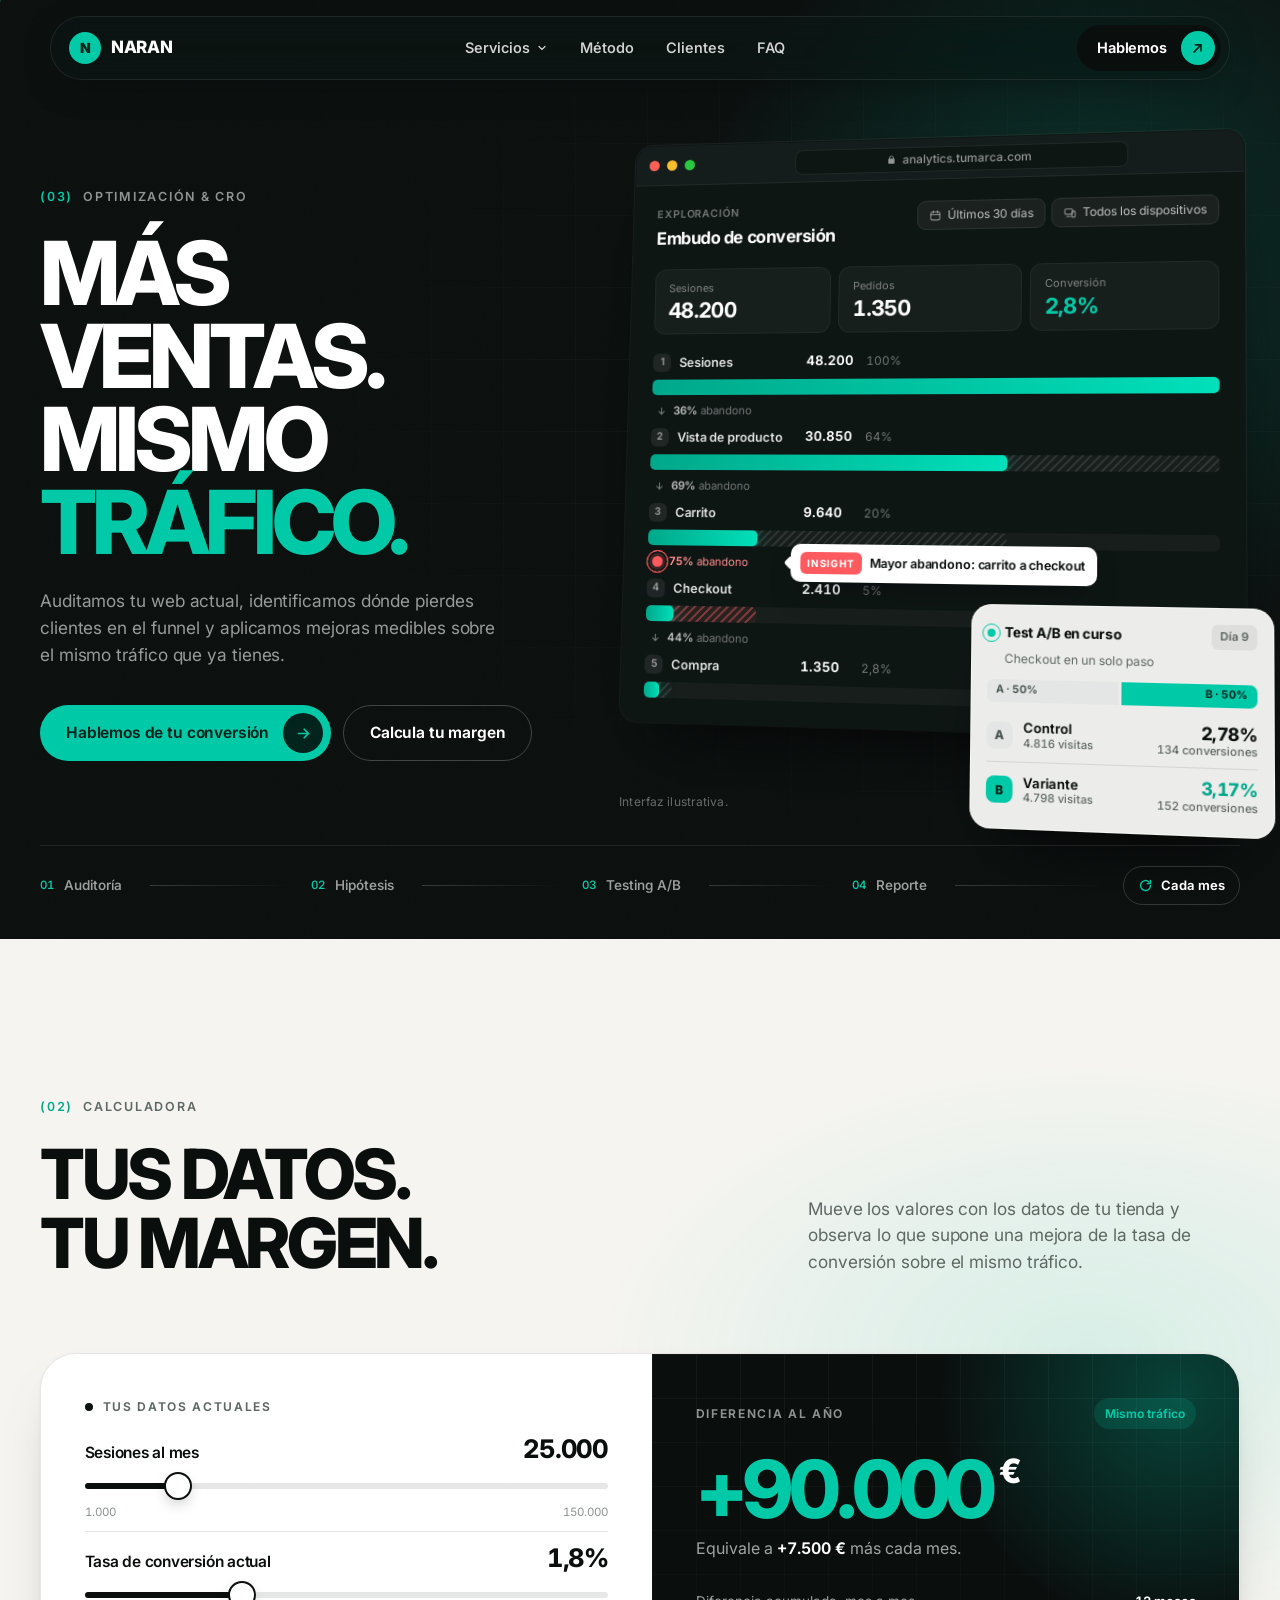
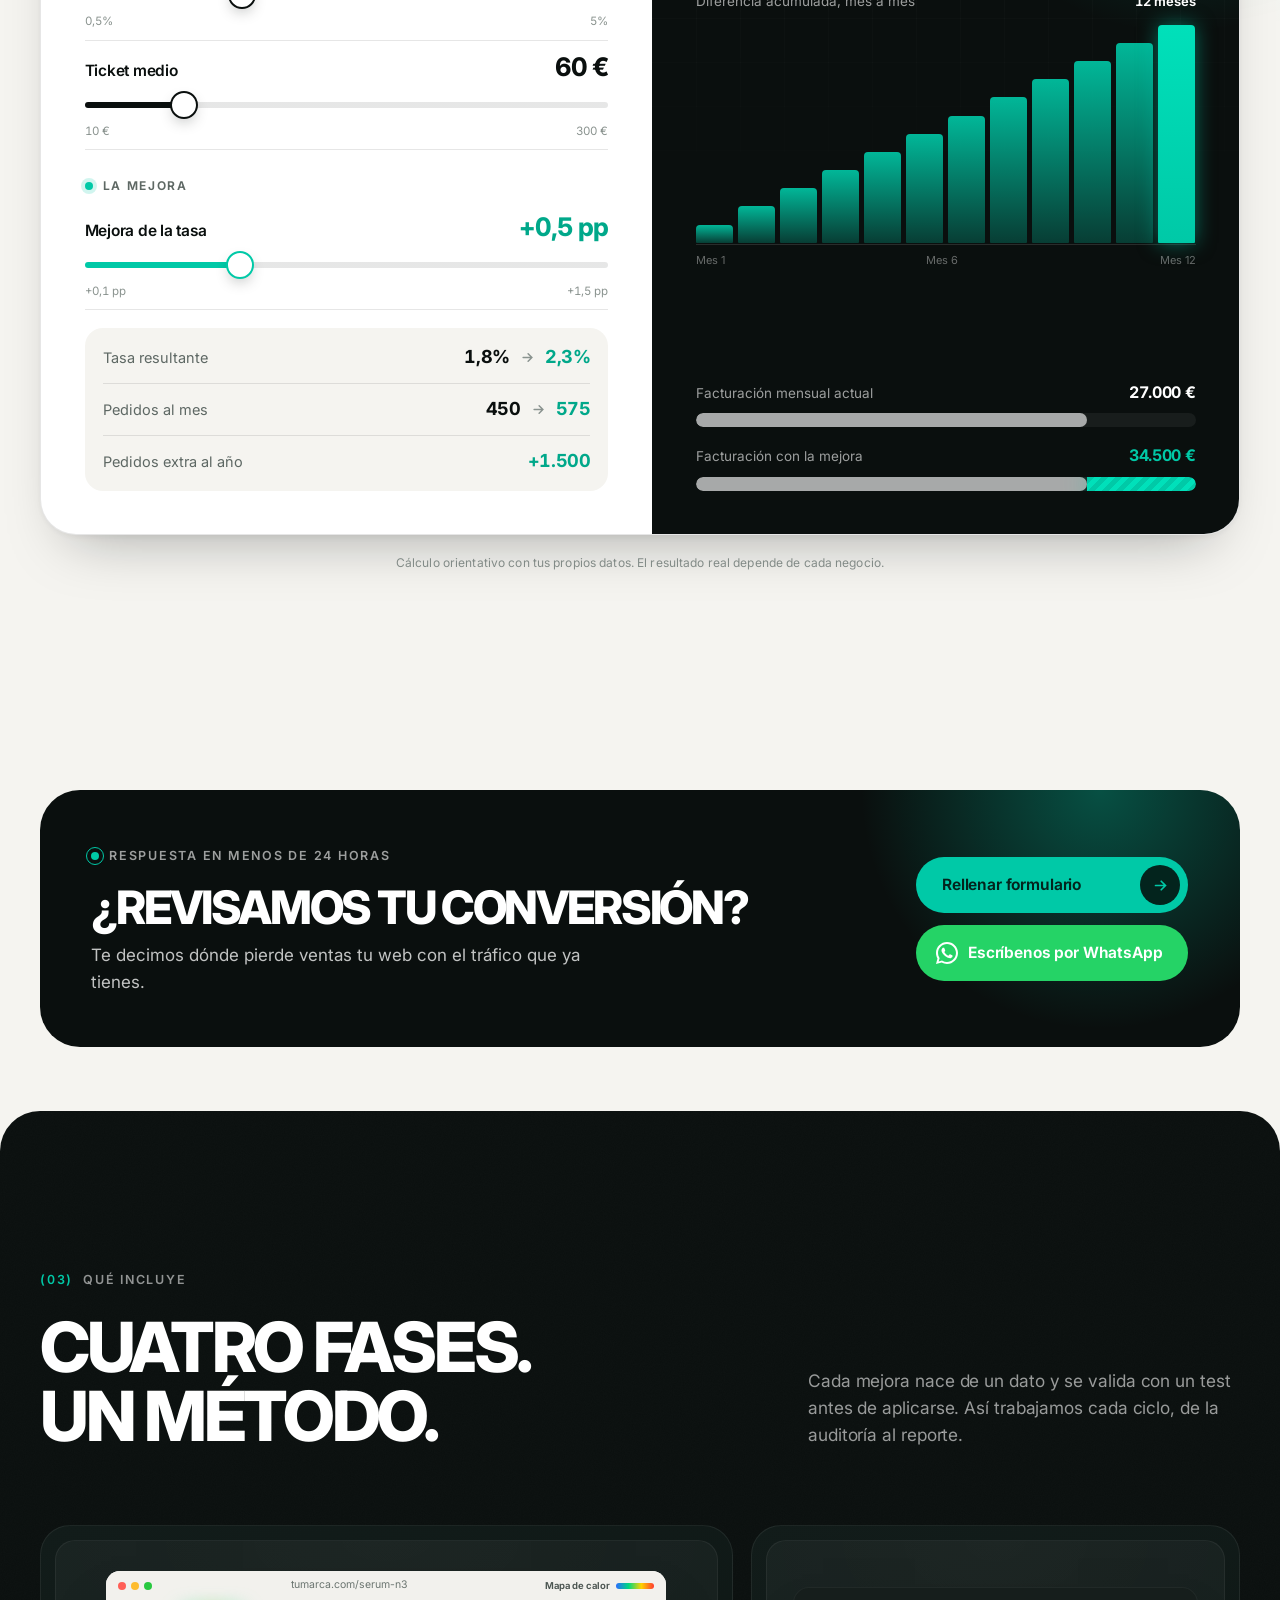
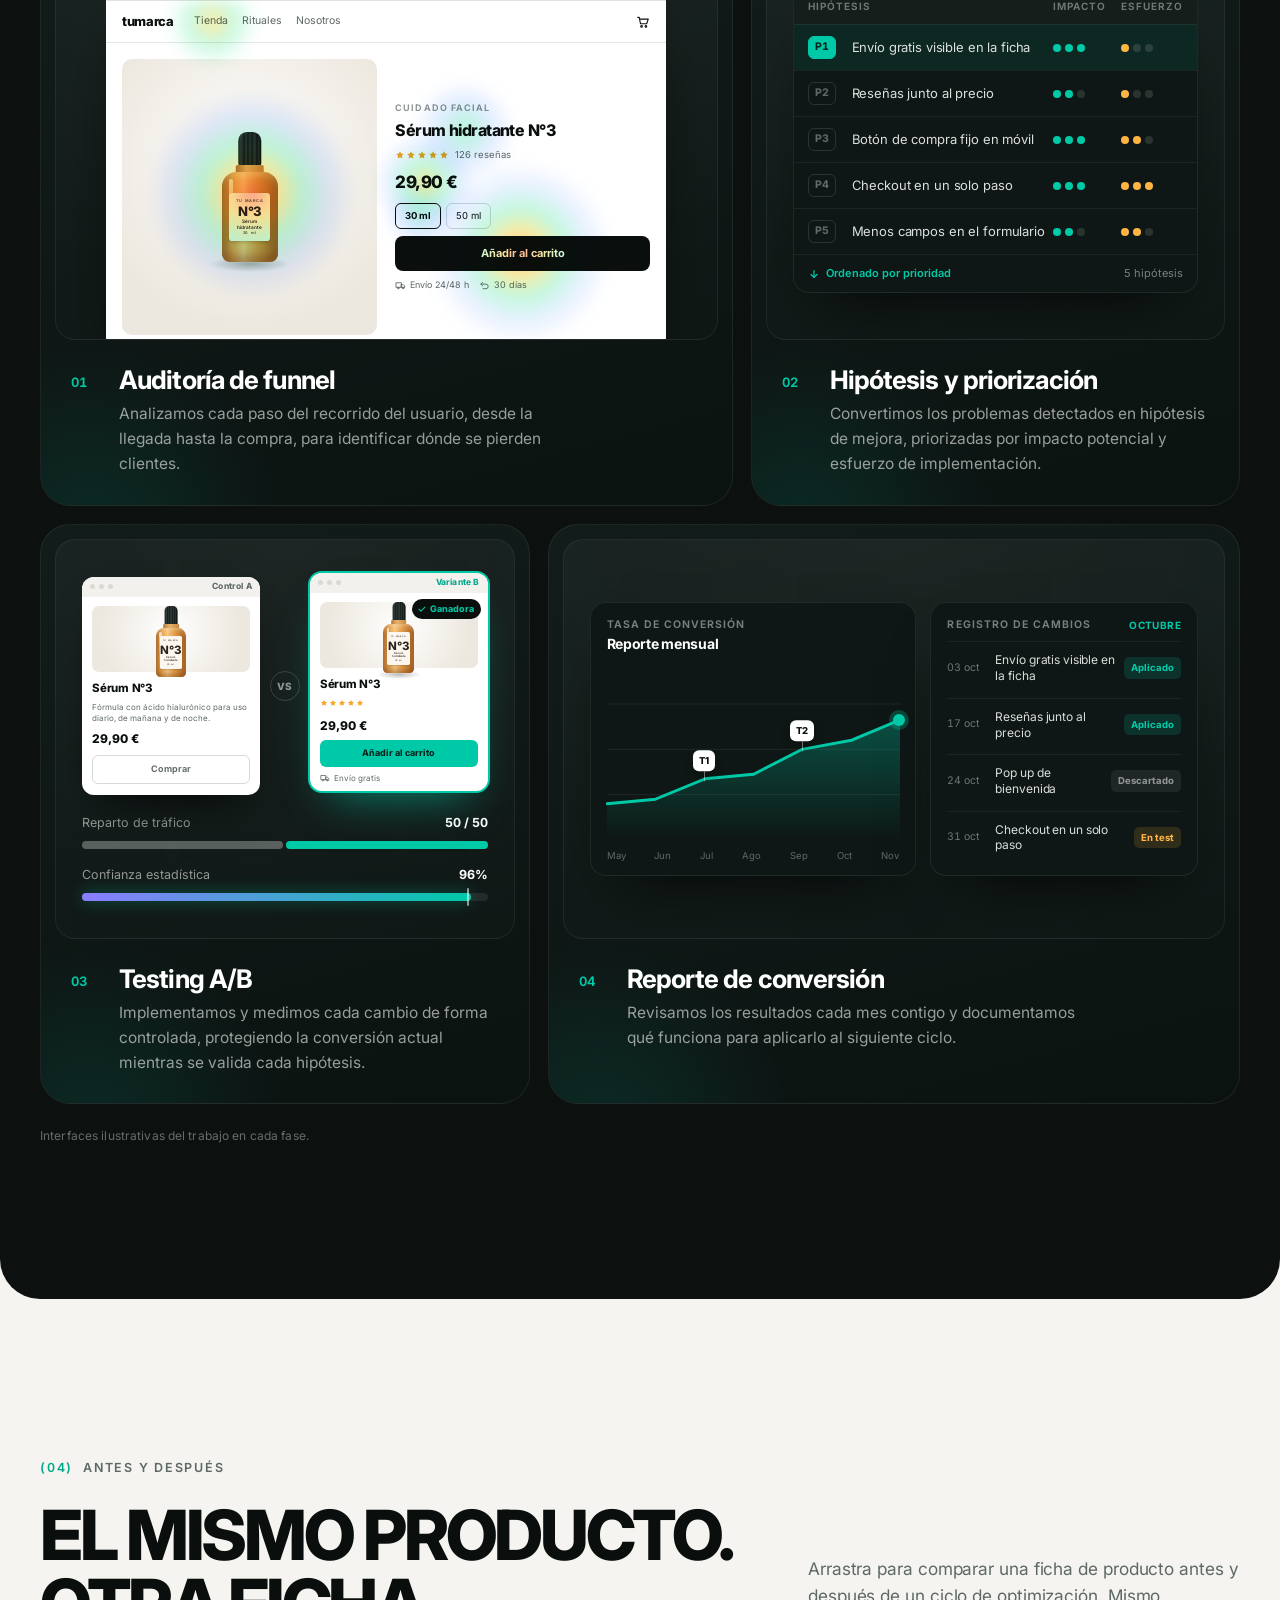
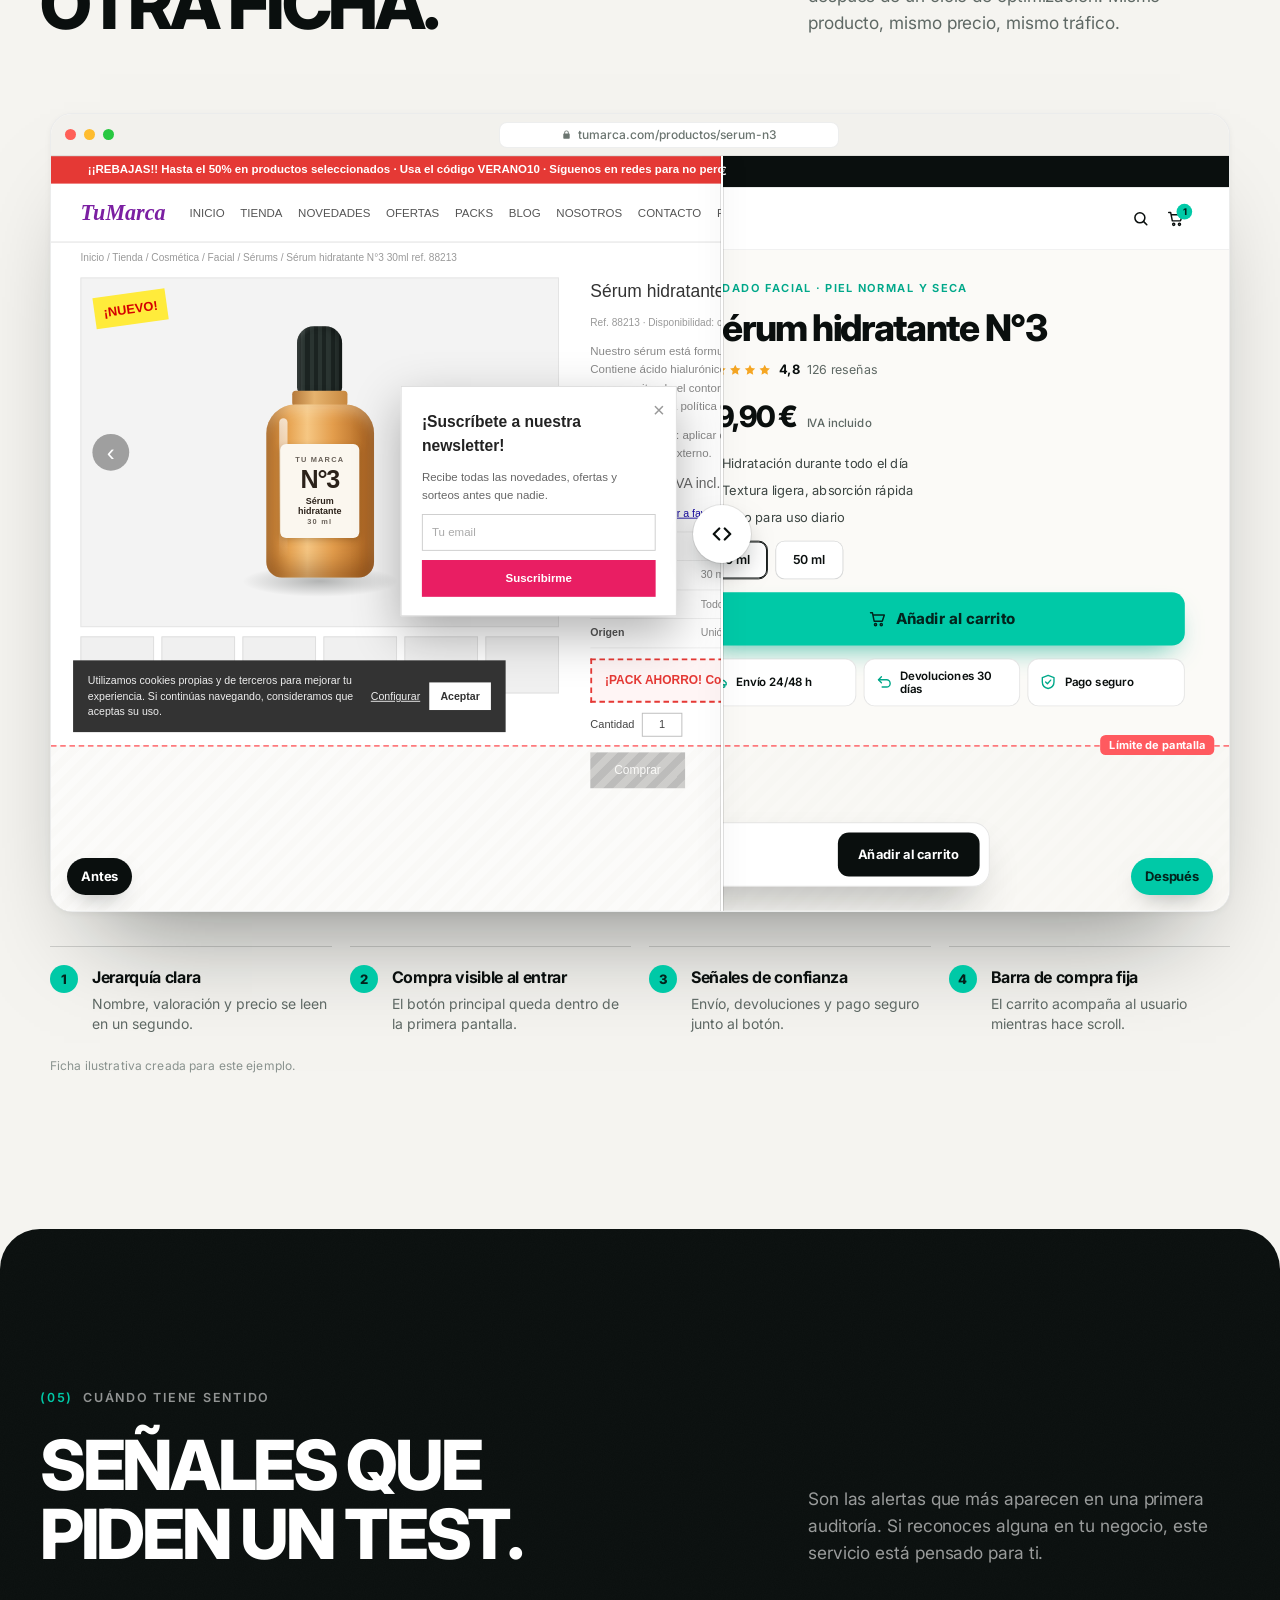
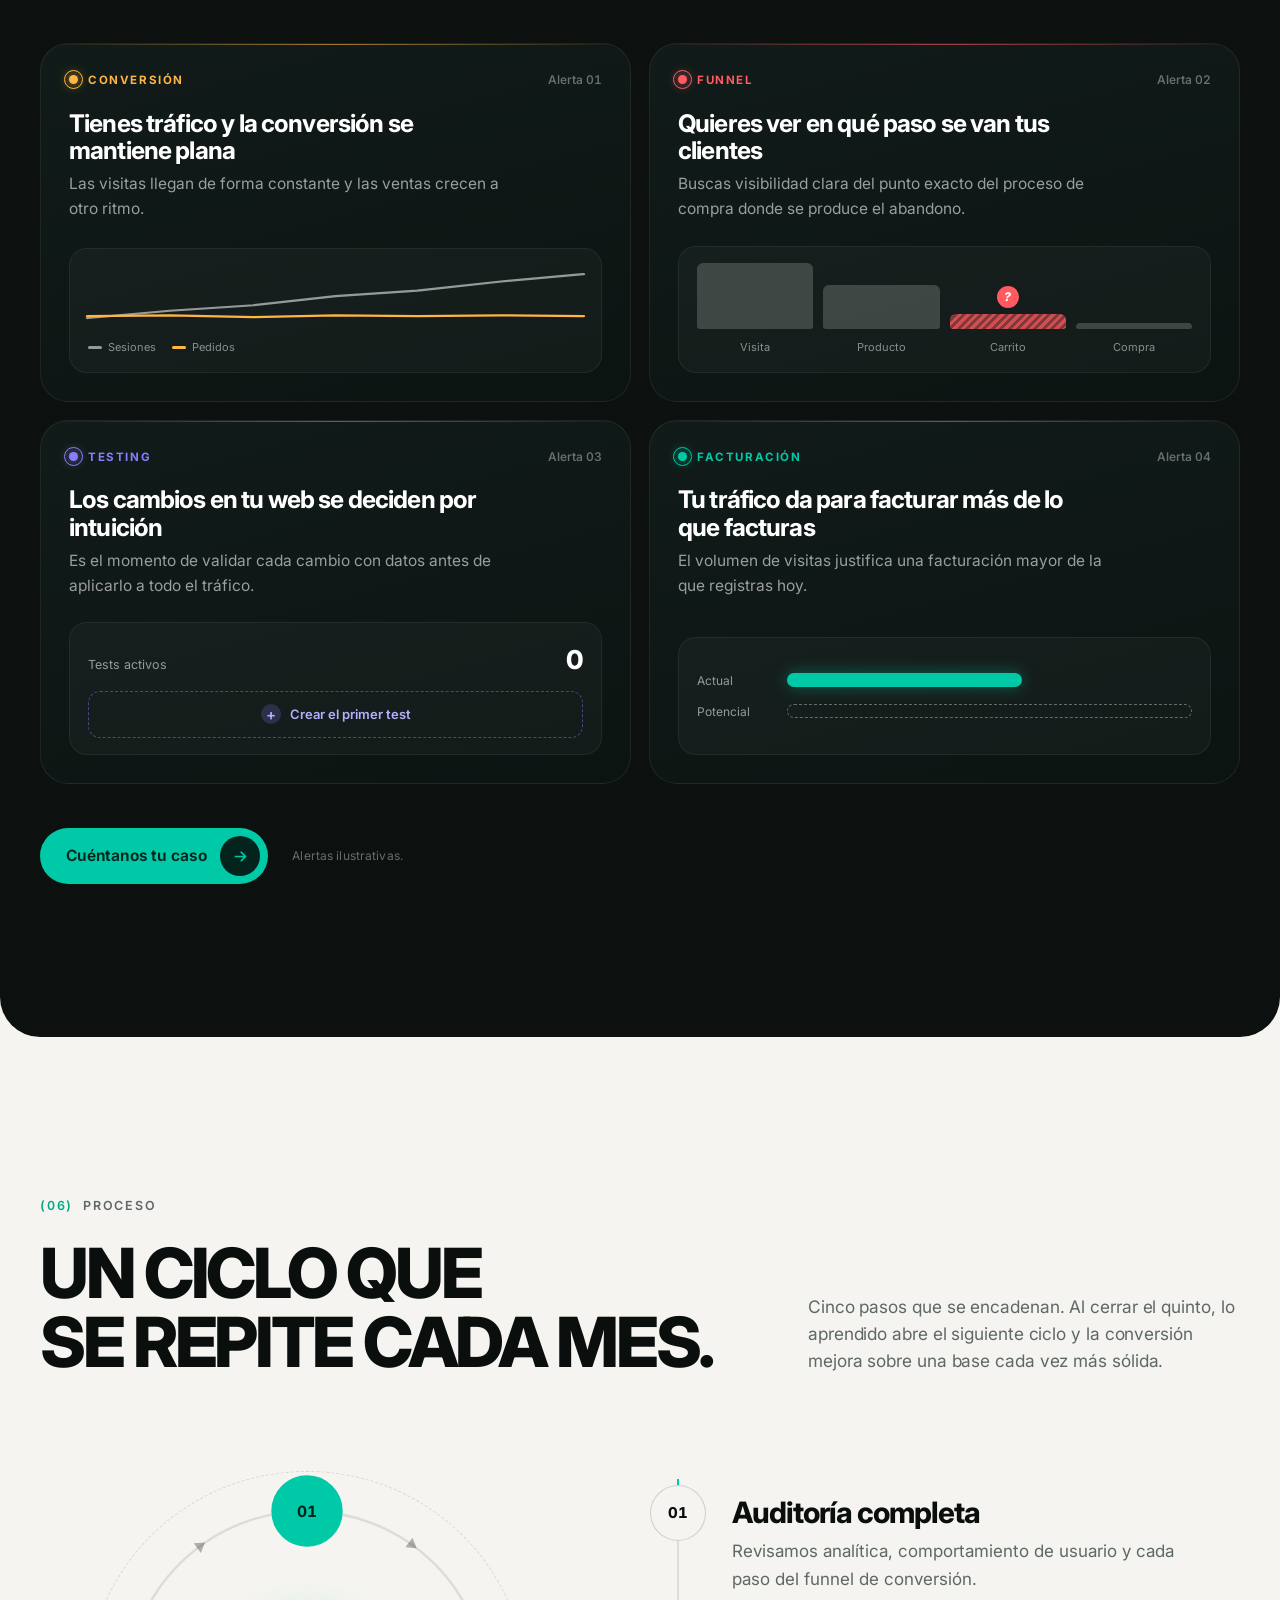
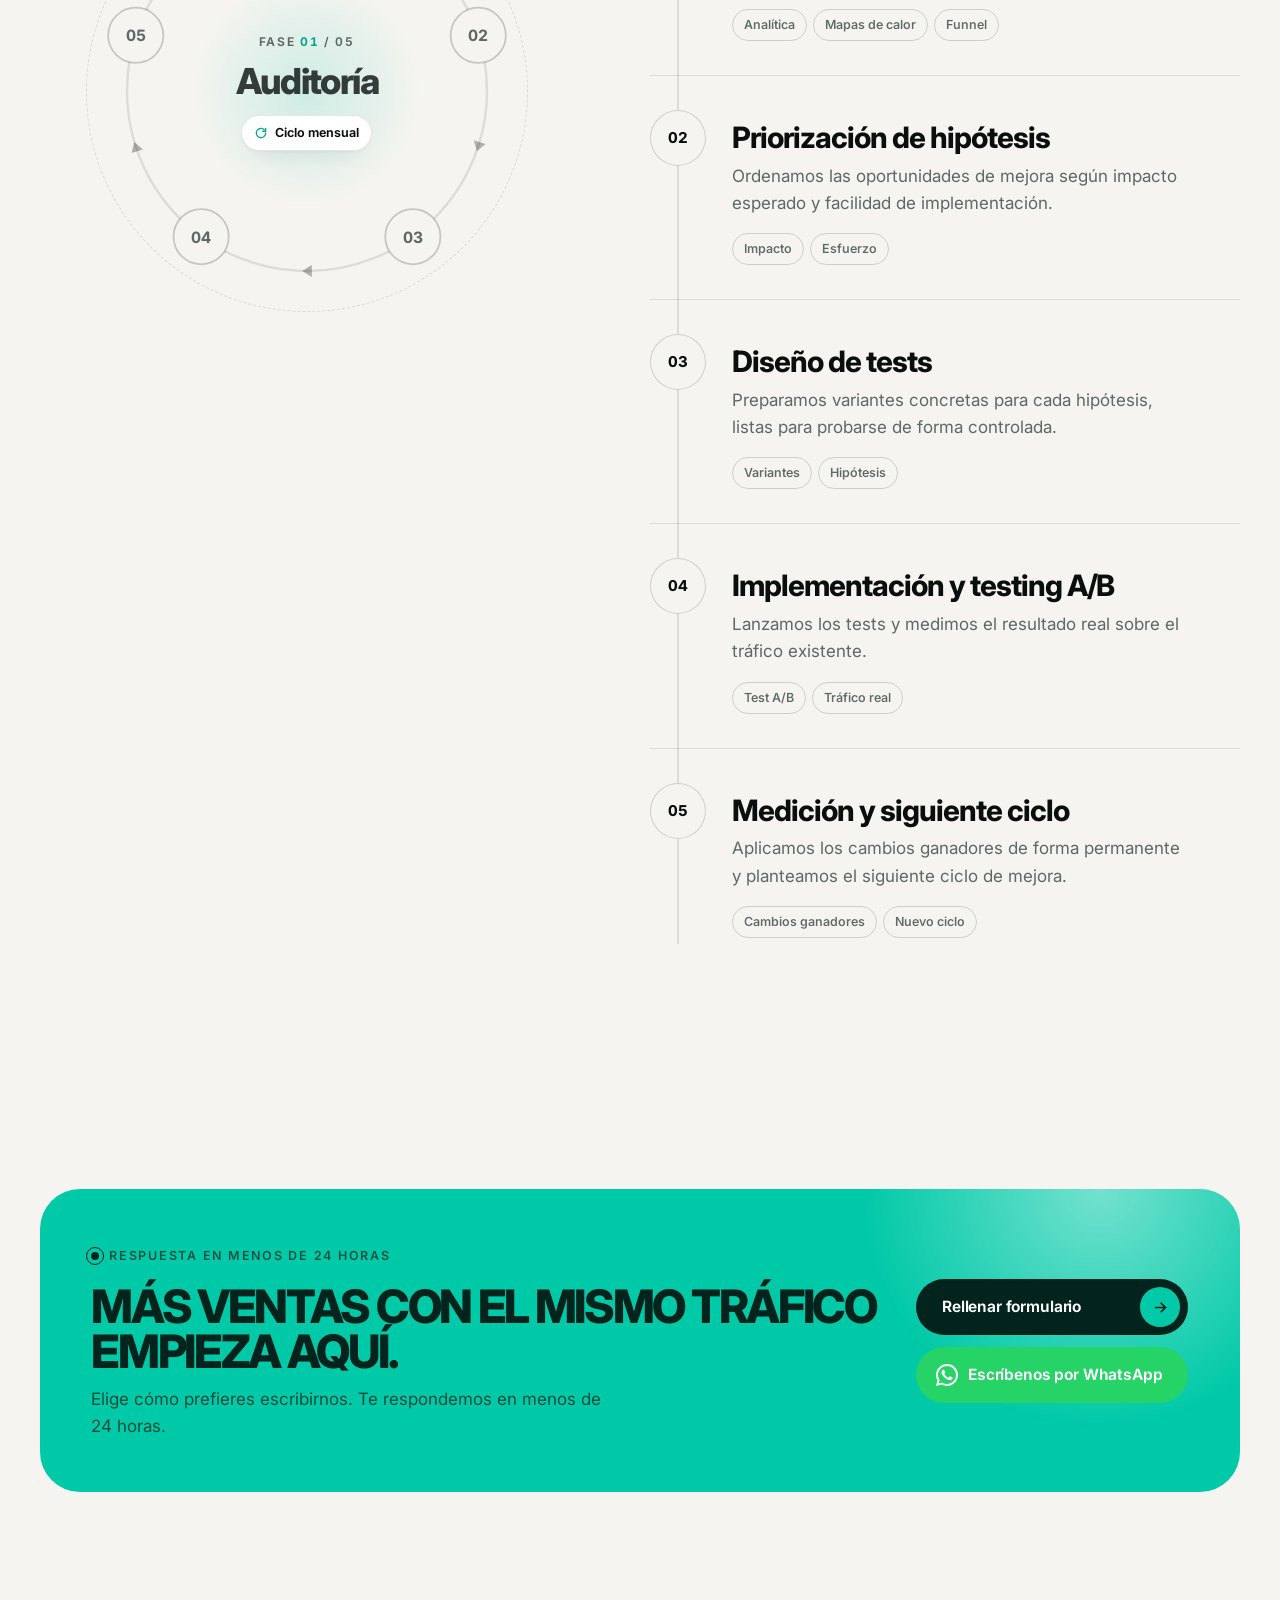
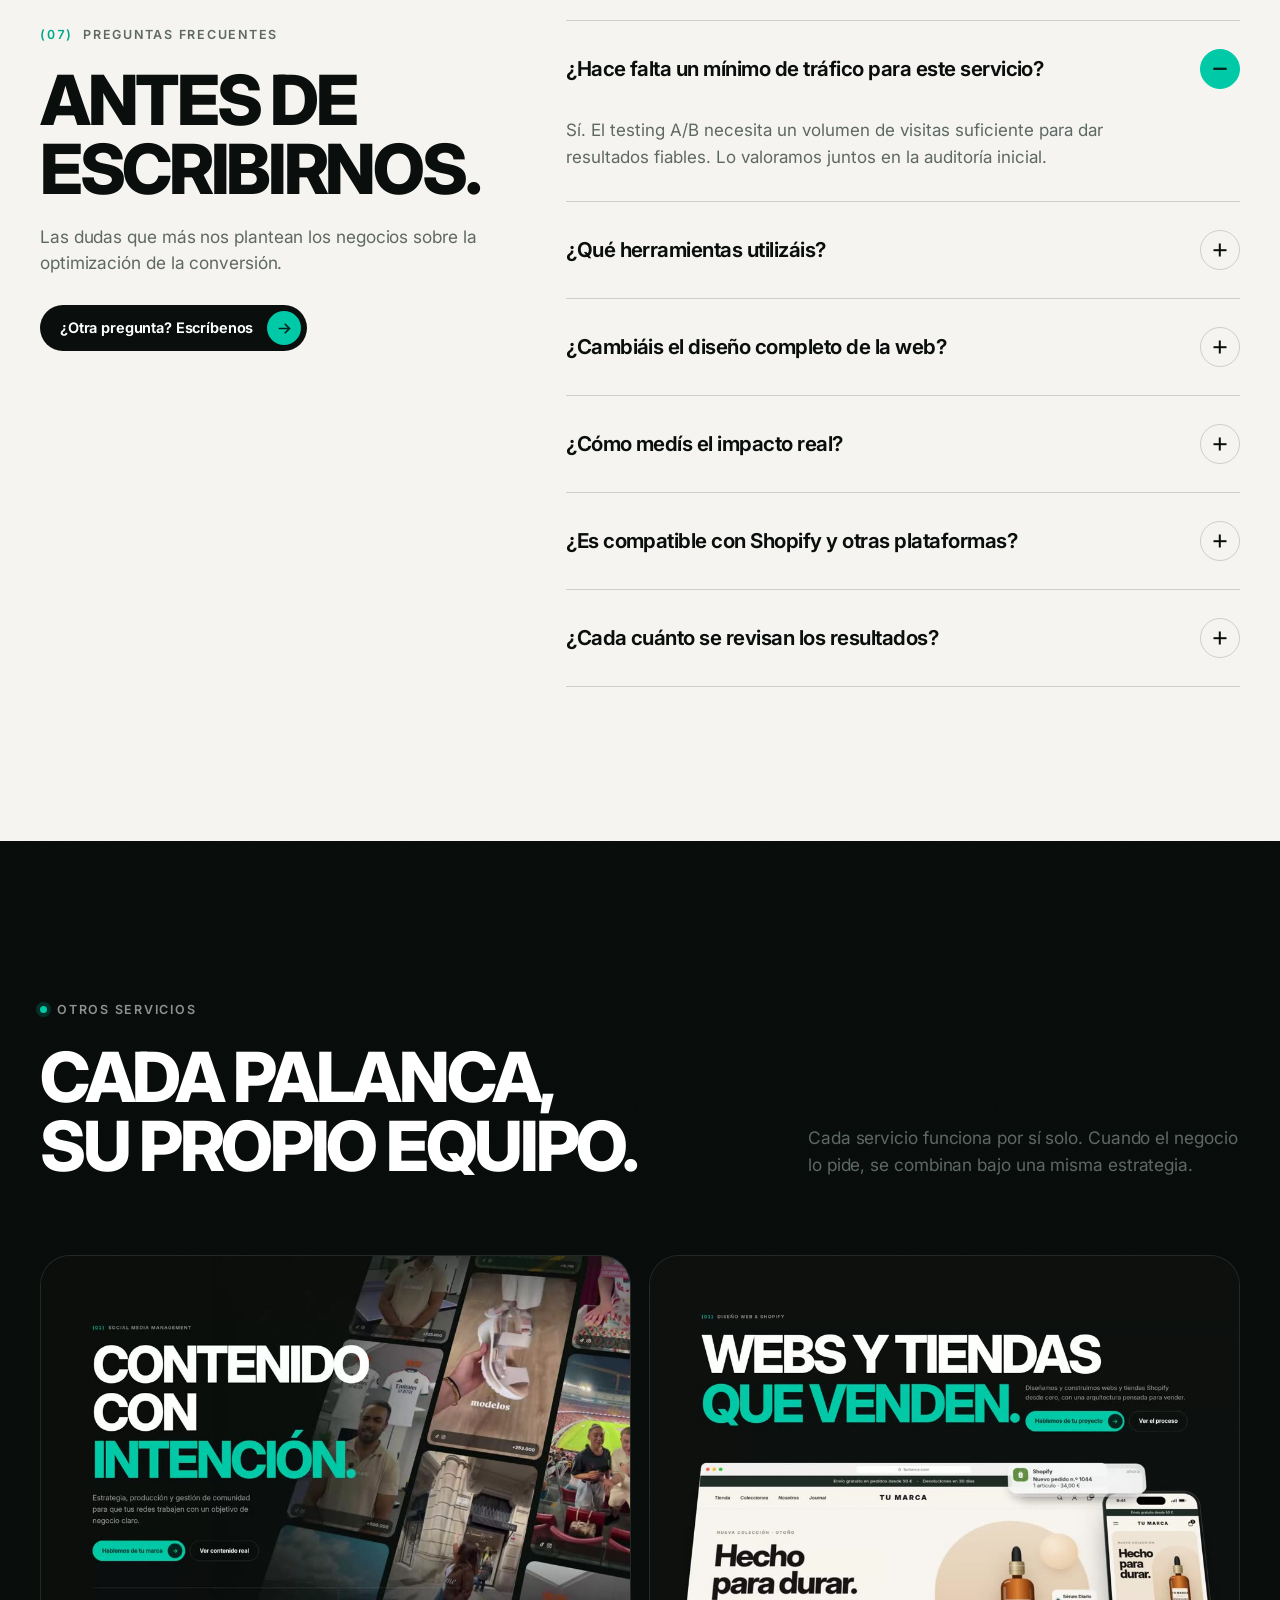
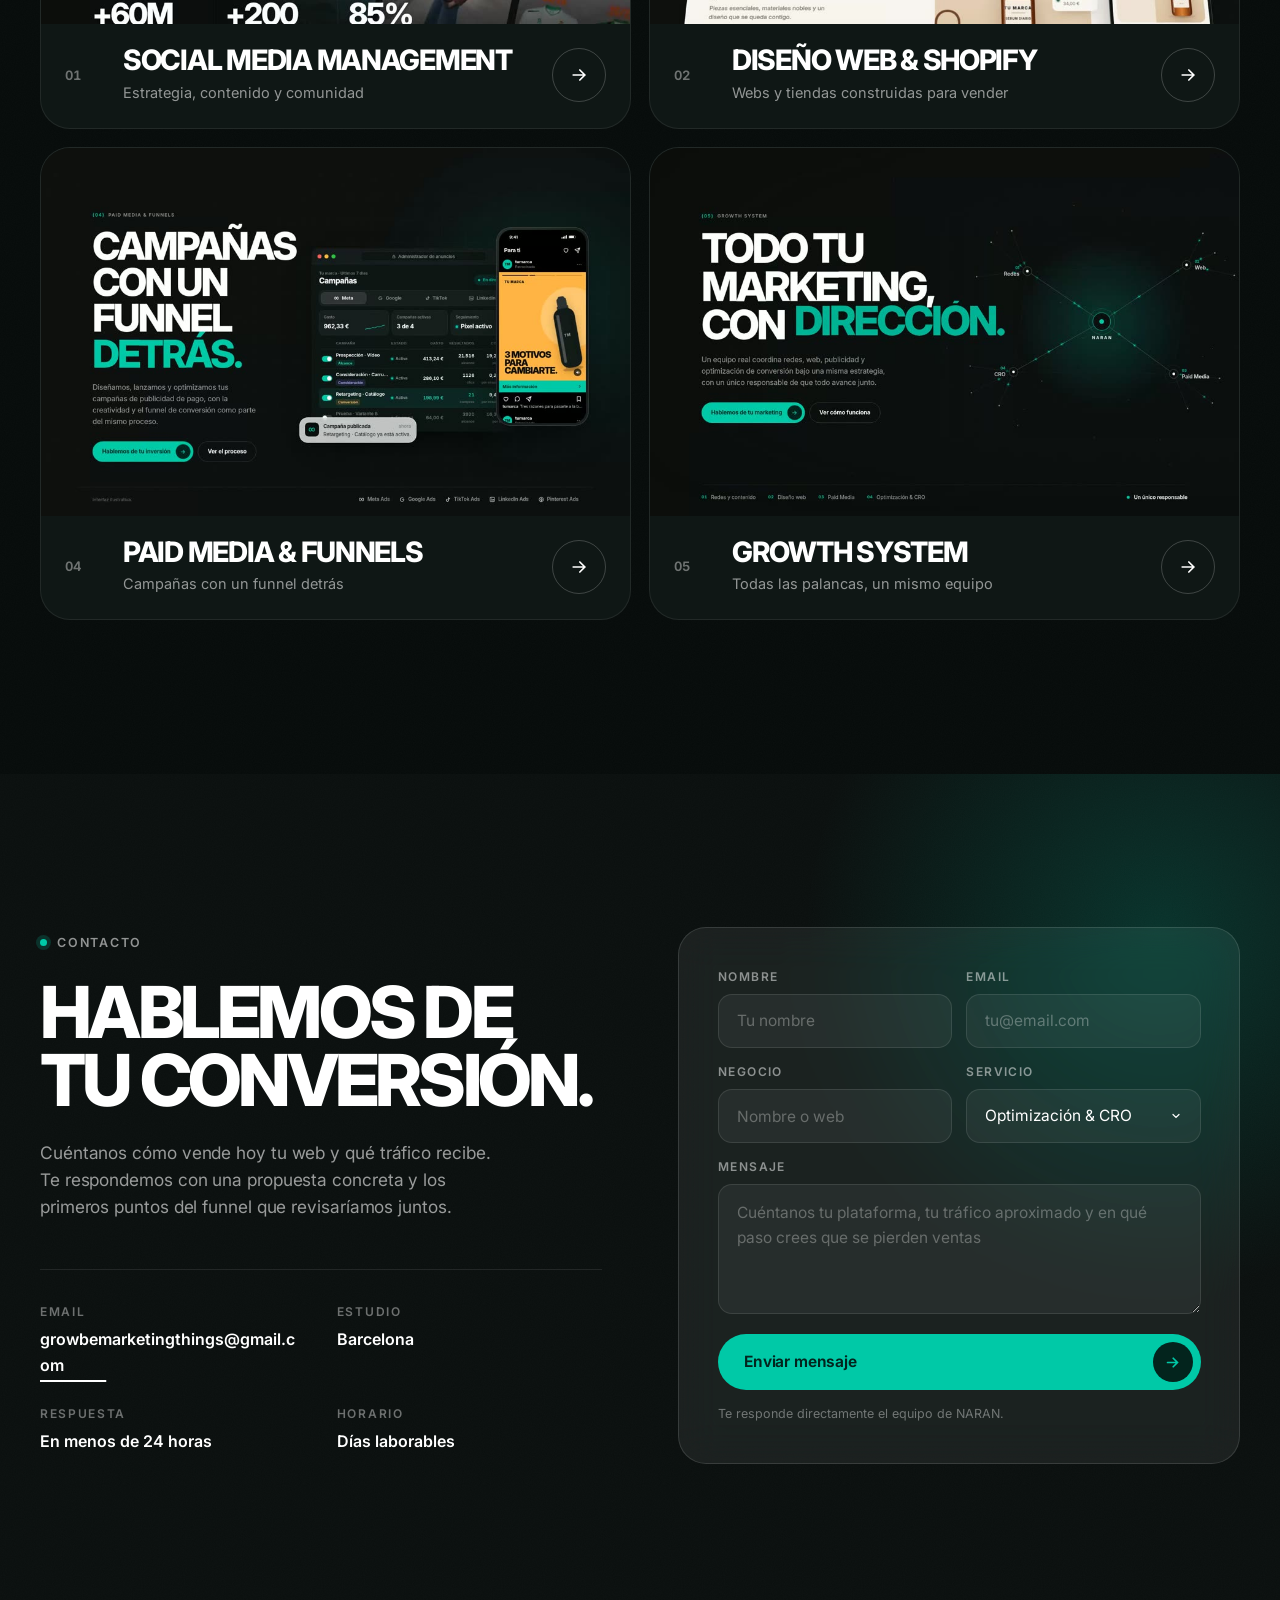
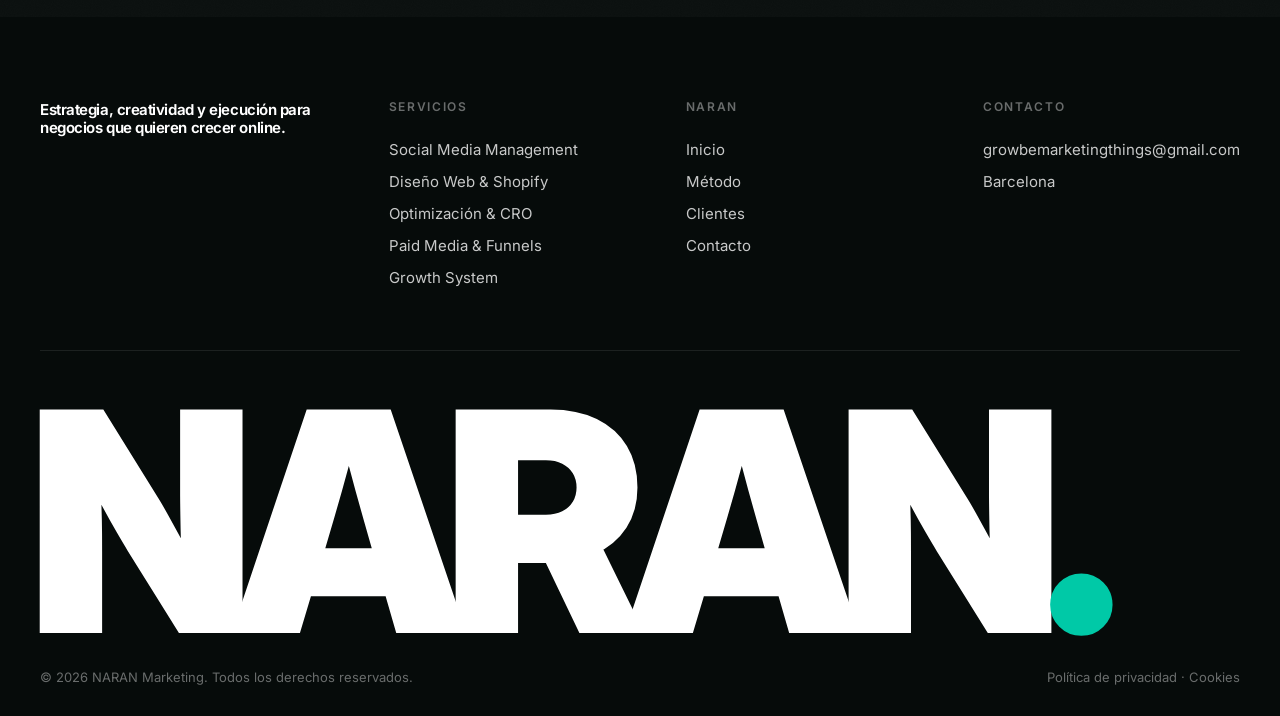
<file: servicios/optimizacion-cro.html>
<!DOCTYPE html>
<html lang="es" data-wa="">
<head>
<meta charset="UTF-8">
<meta name="viewport" content="width=device-width, initial-scale=1.0">
<title>Optimización & CRO | NARAN Marketing</title>
<meta name="description" content="Auditoría de funnel, hipótesis priorizadas y testing A/B para convertir más visitas en ventas con el mismo tráfico. Optimización de la conversión en ciclos mensuales.">
<meta name="robots" content="index,follow">
<meta property="og:type" content="website">
<meta property="og:locale" content="es_ES">
<meta property="og:site_name" content="NARAN Marketing">
<meta property="og:title" content="Optimización & CRO | NARAN Marketing">
<meta property="og:description" content="Auditoría de funnel, hipótesis priorizadas y testing A/B para convertir más visitas en ventas con el mismo tráfico. Optimización de la conversión en ciclos mensuales.">
<meta name="twitter:card" content="summary_large_image">
<script>
  window.op=window.op||function(){var n=[];return new Proxy(function(){arguments.length&&n.push([].slice.call(arguments))},{get:function(t,r){return"q"===r?n:function(){n.push([r].concat([].slice.call(arguments)))}} ,has:function(t,r){return"q"===r}}) }();
  window.op('init', {
    clientId: '9a602c1d-88fe-4890-8d77-09cd3c6606c5',
    trackScreenViews: true,
    trackOutgoingLinks: true,
    trackAttributes: true,
  });
</script>
<script src="https://openpanel.dev/op1.js" defer async></script>
<link rel="canonical" href="https://naranagency.com/servicios/optimizacion-cro.html">
<meta property="og:url" content="https://naranagency.com/servicios/optimizacion-cro.html">
<meta property="og:image" content="https://naranagency.com/assets/video/naran-reel-poster.jpg">
<meta property="og:image:width" content="1280">
<meta property="og:image:height" content="720">
<meta name="theme-color" content="#0A0F0E">
<link rel="preload" href="../assets/fonts/inter-latin-opsz-normal.woff2" as="font" type="font/woff2" crossorigin>
<link rel="stylesheet" href="../assets/css/naran.css">
<link rel="icon" href="data:image/svg+xml,%3Csvg xmlns='http://www.w3.org/2000/svg' viewBox='0 0 64 64'%3E%3Ccircle cx='32' cy='32' r='32' fill='%2300C9A7'/%3E%3Ctext x='32' y='43' font-family='Arial' font-weight='900' font-size='32' text-anchor='middle' fill='%2303241D'%3EN%3C/text%3E%3C/svg%3E">
<style>
/* ===== Optimización & CRO · El laboratorio ===== */
.p-cro{--amber:#FFB443;--red:#FF5A5F;--violet:#8B7CFF;}

/* ---------- HERO ---------- */
.hero{position:relative;min-height:100svh;padding:132px 0 34px;display:flex;flex-direction:column;overflow:hidden;background:var(--ink);}
.hero-lab{position:absolute;inset:0;z-index:0;pointer-events:none;background-image:linear-gradient(rgba(255,255,255,.045) 1px,transparent 1px),linear-gradient(90deg,rgba(255,255,255,.045) 1px,transparent 1px);background-size:72px 72px;background-position:-1px -1px;-webkit-mask-image:radial-gradient(ellipse 70% 70% at 72% 44%,#000 10%,transparent 72%);mask-image:radial-gradient(ellipse 70% 70% at 72% 44%,#000 10%,transparent 72%);}
.hero-glow{position:absolute;z-index:0;pointer-events:none;width:900px;height:900px;right:-260px;top:-180px;border-radius:50%;background:radial-gradient(circle,rgba(0,201,167,.2),rgba(0,201,167,0) 62%);}
.hero-inner{position:relative;z-index:2;flex:1;display:grid;grid-template-columns:minmax(0,.9fr) minmax(0,1.1fr);gap:clamp(40px,5vw,84px);align-items:center;}
.hero h1{margin:26px 0 28px;font-size:clamp(46px,6.9vw,112px);}
.hero-lead{max-width:470px;color:rgba(255,255,255,.7);}
.hero .btn-row{margin-top:36px;}
.hero-vis{position:relative;padding-bottom:84px;}
.hv-tilt{position:relative;transform-style:preserve-3d;will-change:transform;}
.hero-cap{position:absolute;left:4px;bottom:0;}
.hero-foot{position:relative;z-index:2;margin-top:34px;}
.hf-rail{display:flex;align-items:center;gap:0;border-top:1px solid var(--line-d);padding-top:20px;font-size:13.5px;color:rgba(255,255,255,.6);font-weight:550;}
.hf-rail span{display:flex;align-items:center;gap:10px;flex:1;}
.hf-rail span::after{content:'';flex:1;height:1px;margin:0 18px;background:linear-gradient(90deg,rgba(255,255,255,.18),rgba(255,255,255,0));}
.hf-rail span i{font-style:normal;font-size:11.5px;color:var(--accent);font-feature-settings:'tnum';}
.hf-loop{display:inline-flex;align-items:center;gap:8px;font-weight:650;color:#fff;font-size:13px;padding:8px 14px;border-radius:999px;border:1px solid var(--line-d2);}
.hf-loop svg{width:15px;height:15px;color:var(--accent);animation:spin 6s linear infinite;}
@keyframes spin{to{transform:rotate(360deg);}}

/* funnel window */
.fn-win{position:relative;}
.fn{padding:22px 24px 24px;color:#fff;}
.fn-top{display:flex;justify-content:space-between;align-items:flex-start;gap:16px;}
.fn-title{display:flex;flex-direction:column;}
.fn-k{font-size:11px;color:rgba(255,255,255,.42);font-weight:600;letter-spacing:.08em;text-transform:uppercase;}
.fn-title b{font-size:18px;letter-spacing:-.025em;font-weight:700;margin-top:2px;}
.fn-chips{display:flex;gap:6px;}
.fchip{display:inline-flex;align-items:center;gap:6px;height:30px;padding:0 11px;border-radius:9px;background:rgba(255,255,255,.05);border:1px solid rgba(255,255,255,.08);font-size:12px;color:rgba(255,255,255,.72);white-space:nowrap;}
.fchip svg{width:13px;height:13px;opacity:.7;}
.fn-kpis{display:grid;grid-template-columns:repeat(3,1fr);gap:8px;margin:18px 0 18px;}
.fn-kpis div{padding:11px 14px;border-radius:12px;background:rgba(255,255,255,.04);border:1px solid rgba(255,255,255,.05);}
.fn-kpis span{display:block;font-size:11px;color:rgba(255,255,255,.45);}
.fn-kpis b{display:block;font-size:22px;font-weight:720;letter-spacing:-.03em;font-feature-settings:'tnum';line-height:1.2;}
.fn-kpis div:last-child b{color:var(--accent);}
.fn-rows{display:flex;flex-direction:column;}
.fr-h{display:flex;align-items:center;gap:12px;font-size:13px;margin-bottom:7px;}
.fr-n{display:flex;align-items:center;gap:9px;font-weight:600;color:rgba(255,255,255,.88);min-width:150px;}
.fr-n i{font-style:normal;width:19px;height:19px;border-radius:6px;background:rgba(255,255,255,.07);display:grid;place-items:center;font-size:10.5px;color:rgba(255,255,255,.55);font-weight:650;}
.fr-v{display:flex;align-items:baseline;gap:10px;font-feature-settings:'tnum';}
.fr-v b{font-weight:650;font-size:13.5px;min-width:52px;}
.fr-v em{font-style:normal;font-size:12px;color:rgba(255,255,255,.42);}
.fr-bar{position:relative;height:16px;border-radius:5px;background:rgba(255,255,255,.035);overflow:hidden;}
.fr-lost,.fr-fill{position:absolute;left:0;top:0;bottom:0;border-radius:5px;}
.fr-lost{width:var(--pw);background:repeating-linear-gradient(135deg,rgba(255,255,255,.1) 0 2px,transparent 2px 6px);}
.fr-fill{width:var(--w);background:linear-gradient(90deg,#00A88A,#00E0BA);box-shadow:0 0 18px rgba(0,201,167,.35);}
.fr--hot .fr-lost{background:repeating-linear-gradient(135deg,rgba(255,90,95,.45) 0 2px,rgba(255,90,95,.06) 2px 6px);}
.fd{position:relative;display:flex;align-items:center;gap:7px;padding:7px 0 7px 5px;font-size:11.5px;color:rgba(255,255,255,.42);}
.fd-ar svg{width:11px;height:11px;}
.fd-t b{color:rgba(255,255,255,.7);font-weight:650;}
.fd--hot{color:#FF8E91;z-index:3;}
.fd--hot .fd-t b{color:#FF8E91;}
.fd-mark{position:relative;width:11px;height:11px;border-radius:50%;background:var(--red);box-shadow:0 0 0 3px rgba(255,90,95,.2);}
.fd-mark::before,.fd-mark i{content:'';position:absolute;inset:-6px;border-radius:50%;border:1.5px solid var(--red);animation:ring 2s var(--ease-out) infinite;}
.fd-mark i{animation-delay:1s;}
@keyframes ring{0%{transform:scale(.4);opacity:1;}100%{transform:scale(1.8);opacity:0;}}
.fd-tip{position:absolute;left:150px;top:50%;transform:translateY(-50%);display:flex;align-items:center;gap:8px;padding:8px 12px 8px 10px;border-radius:10px;background:#fff;color:var(--ink);font-size:12.5px;font-weight:620;letter-spacing:-.01em;white-space:nowrap;box-shadow:0 14px 30px -12px rgba(0,0,0,.6);}
.fd-tip::before{content:'';position:absolute;left:-5px;top:50%;width:10px;height:10px;background:#fff;transform:translateY(-50%) rotate(45deg);border-radius:2px;}
.fd-tip-k{font-size:10px;font-weight:750;text-transform:uppercase;letter-spacing:.08em;color:#fff;background:var(--red);padding:3px 7px;border-radius:6px;position:relative;}

/* A/B floating card */
.ab-card{position:absolute;right:-26px;bottom:-92px;z-index:4;width:292px;padding:16px 16px 12px;border-radius:20px;background:rgba(250,250,248,.94);backdrop-filter:blur(20px) saturate(1.6);-webkit-backdrop-filter:blur(20px) saturate(1.6);color:var(--ink);box-shadow:0 40px 70px -30px rgba(0,0,0,.85),0 0 0 1px rgba(255,255,255,.5) inset;}
.ab-h{display:flex;align-items:center;gap:9px;font-size:13.5px;letter-spacing:-.01em;}
.ab-h b{font-weight:720;}
.ab-day{margin-left:auto;font-size:11px;font-weight:650;color:var(--muted);background:rgba(10,15,14,.06);padding:3px 8px;border-radius:6px;}
.ab-name{font-size:12px;color:var(--muted);margin:3px 0 11px 17px;}
.ab-split{display:flex;gap:3px;height:22px;border-radius:7px;overflow:hidden;font-size:10.5px;font-weight:700;margin-bottom:6px;}
.ab-split i{flex:1;font-style:normal;display:flex;align-items:center;padding:0 9px;}
.ab-split .a{background:#E3E6E4;color:#4a5450;}
.ab-split .b{background:var(--accent);color:var(--accent-ink);justify-content:flex-end;}
.ab-r{display:grid;grid-template-columns:26px 1fr auto;gap:10px;align-items:center;padding:9px 0;}
.ab-r + .ab-r{border-top:1px solid var(--line);}
.ab-tag{width:26px;height:26px;border-radius:8px;display:grid;place-items:center;font-size:12px;font-weight:800;background:#E3E6E4;color:#4a5450;}
.ab-r.is-b .ab-tag{background:var(--accent);color:var(--accent-ink);}
.ab-l{font-size:13px;font-weight:650;line-height:1.2;}
.ab-l small,.ab-c small{display:block;font-size:11px;font-weight:500;color:var(--muted);font-feature-settings:'tnum';}
.ab-c{text-align:right;line-height:1.2;}
.ab-c b{font-size:17px;font-weight:750;letter-spacing:-.02em;font-feature-settings:'tnum';}
.ab-r.is-b .ab-c b{color:var(--accent-deep);}
.tk{animation:tk .6s ease;}
@keyframes tk{0%{color:var(--accent-deep);}100%{color:inherit;}}

@media (max-width:1000px){
  .hero-inner{grid-template-columns:1fr;gap:56px;}
  .hero-vis{padding-bottom:0;}
  .ab-card{position:relative;right:auto;bottom:auto;margin:-54px -6px 0 auto;width:min(300px,86%);}
  .hero-cap{position:static;display:block;margin-top:14px;}
  .hf-rail{display:none;}
}
@media (max-width:560px){
  .fn{padding:16px 14px 16px;}
  .fn-title b{font-size:15.5px;}
  .fn-kpis{gap:6px;margin:14px 0;}
  .fn-kpis div{padding:9px 10px;}
  .fn-kpis b{font-size:17px;}
  .fr-n{min-width:0;flex:1;font-size:12px;}
  .fr-h{gap:8px;}
  .fr-v b{min-width:0;font-size:12.5px;}
  .fd-tip{left:auto;right:0;font-size:11px;padding:6px 9px;}
  .fd-tip-k{display:none;}
  .fd-tip::before{display:none;}
}

/* ---------- CALCULATOR ---------- */
.calc-sec{background:radial-gradient(700px 420px at 85% 30%,rgba(0,201,167,.12),rgba(0,201,167,0) 70%);}
.calc{display:grid;grid-template-columns:1.02fr .98fr;border-radius:36px;background:#fff;border:1px solid var(--line);box-shadow:var(--shadow-2);overflow:hidden;}
.calc-in{padding:clamp(26px,3.4vw,48px);}
.calc-h{display:flex;align-items:center;gap:10px;font-size:12px;font-weight:650;letter-spacing:.14em;text-transform:uppercase;color:var(--muted);margin-bottom:6px;}
.calc-h--2{margin-top:26px;}
.calc-dot{width:8px;height:8px;border-radius:50%;background:var(--ink);}
.calc-dot--a{background:var(--accent);box-shadow:0 0 0 4px rgba(0,201,167,.18);}
.sl{padding:13px 0 9px;border-bottom:1px solid var(--line);}
.sl-top{display:flex;justify-content:space-between;align-items:baseline;gap:16px;margin-bottom:6px;}
.sl-top label{font-size:15.5px;font-weight:600;letter-spacing:-.015em;}
.sl-val{font-size:clamp(22px,2vw,28px);font-weight:760;letter-spacing:-.04em;font-feature-settings:'tnum';line-height:1;}
.sl[data-k="imp"] .sl-val{color:var(--accent-deep);}
.sl input{-webkit-appearance:none;appearance:none;width:100%;height:30px;background:transparent;cursor:pointer;--p:50%;--fill:var(--ink);margin:0;display:block;}
.sl[data-k="imp"] input{--fill:var(--accent);}
.sl input::-webkit-slider-runnable-track{height:6px;border-radius:6px;background:linear-gradient(90deg,var(--fill) 0,var(--fill) var(--p),rgba(10,15,14,.1) var(--p));}
.sl input::-moz-range-track{height:6px;border-radius:6px;background:rgba(10,15,14,.1);}
.sl input::-moz-range-progress{height:6px;border-radius:6px;background:var(--fill);}
.sl input::-webkit-slider-thumb{-webkit-appearance:none;width:28px;height:28px;margin-top:-11px;border-radius:50%;background:#fff;border:2px solid var(--fill);box-shadow:0 6px 16px -6px rgba(10,15,14,.45);transition:transform .35s var(--ease-out),box-shadow .35s;}
.sl input::-moz-range-thumb{width:24px;height:24px;border-radius:50%;background:#fff;border:2px solid var(--fill);box-shadow:0 6px 16px -6px rgba(10,15,14,.45);}
.sl input:hover::-webkit-slider-thumb{transform:scale(1.1);}
.sl input:active::-webkit-slider-thumb{transform:scale(1.18);box-shadow:0 0 0 8px rgba(0,201,167,.16),0 6px 16px -6px rgba(10,15,14,.45);}
.sl input:focus{outline:none;}
.sl input:focus-visible::-webkit-slider-thumb{box-shadow:0 0 0 4px #fff,0 0 0 6px var(--accent);}
.sl input:focus-visible::-moz-range-thumb{box-shadow:0 0 0 4px #fff,0 0 0 6px var(--accent);}
.sl-scale{display:flex;justify-content:space-between;font-size:11.5px;color:var(--muted-2);margin-top:2px;font-feature-settings:'tnum';}
.calc-res{margin-top:18px;border-radius:18px;background:var(--paper);padding:4px 18px;}
.calc-rate{display:flex;justify-content:space-between;align-items:center;padding:11px 0;font-size:14.5px;color:var(--muted);}
.calc-rate + .calc-rate{border-top:1px solid var(--line);}
.calc-rate b{display:flex;align-items:center;gap:10px;font-size:18px;color:var(--ink);font-weight:720;letter-spacing:-.02em;font-feature-settings:'tnum';}
.calc-rate svg{width:15px;height:15px;color:var(--muted-2);}
.accent-d{color:var(--accent-deep);}
.calc-out{position:relative;background:var(--ink);color:#fff;padding:clamp(26px,3.4vw,48px);display:flex;flex-direction:column;container-type:inline-size;overflow:hidden;isolation:isolate;}
.calc-out::before{content:'';position:absolute;z-index:-1;width:520px;height:520px;right:-200px;top:-220px;border-radius:50%;background:radial-gradient(circle,rgba(0,201,167,.28),rgba(0,201,167,0) 65%);}
.calc-out::after{content:'';position:absolute;inset:0;z-index:-1;background-image:linear-gradient(rgba(255,255,255,.04) 1px,transparent 1px),linear-gradient(90deg,rgba(255,255,255,.04) 1px,transparent 1px);background-size:44px 44px;-webkit-mask-image:linear-gradient(180deg,#000,transparent 60%);mask-image:linear-gradient(180deg,#000,transparent 60%);}
.co-top{display:flex;justify-content:space-between;align-items:center;gap:12px;}
.co-k{font-size:12px;font-weight:650;letter-spacing:.14em;text-transform:uppercase;color:rgba(255,255,255,.55);}
.co-chip{font-size:12px;font-weight:650;padding:6px 11px;border-radius:999px;background:rgba(0,201,167,.14);color:var(--accent);}
.co-big{display:flex;align-items:flex-start;gap:.08em;margin:26px 0 12px;font-size:min(16cqi,132px,calc(146cqi / var(--len,8)));font-weight:800;letter-spacing:-.065em;line-height:.86;font-feature-settings:'tnum';color:var(--accent);white-space:nowrap;}
.co-big em{font-style:normal;font-size:.42em;letter-spacing:-.02em;margin-top:.08em;color:#fff;}
.co-sub{font-size:16px;color:rgba(255,255,255,.62);}
.co-sub b{color:#fff;font-weight:650;font-feature-settings:'tnum';}
.co-bars{margin-top:26px;display:flex;flex-direction:column;gap:16px;}
.cb-h{display:flex;justify-content:space-between;align-items:baseline;gap:10px;font-size:13.5px;color:rgba(255,255,255,.6);margin-bottom:8px;}
.cb-h b{color:#fff;font-size:16px;font-weight:700;font-feature-settings:'tnum';letter-spacing:-.02em;}
.cb-h b.accent{color:var(--accent);}
.cb-t{position:relative;height:14px;border-radius:7px;background:rgba(255,255,255,.06);overflow:hidden;}
.cb-t i{position:absolute;top:0;bottom:0;left:0;transition:width .8s var(--ease-out),left .8s var(--ease-out);}
.cb-now{background:rgba(255,255,255,.62);border-radius:7px;width:80%;}
.cb-plus{background:repeating-linear-gradient(135deg,var(--accent) 0 5px,var(--accent-2) 5px 10px);border-radius:0 7px 7px 0;box-shadow:0 0 24px rgba(0,201,167,.5);}
.co-grid{display:grid;grid-template-columns:1fr 1fr;gap:10px;margin-top:26px;}
.co-grid > div{padding:15px 16px;border-radius:16px;background:rgba(255,255,255,.05);border:1px solid rgba(255,255,255,.07);}
.co-grid > div > span{display:block;font-size:12px;color:rgba(255,255,255,.5);}
.co-grid b{display:flex;align-items:center;gap:8px;margin-top:4px;font-size:22px;font-weight:740;letter-spacing:-.03em;font-feature-settings:'tnum';}
.co-grid svg{width:14px;height:14px;color:rgba(255,255,255,.4);}
.calc-cap{margin-top:18px;text-align:center;}
@media (max-width:980px){.calc{grid-template-columns:1fr;border-radius:28px;}.co-big{font-size:min(19cqi,110px,calc(150cqi / var(--len,8)));}}
@media (max-width:520px){.co-grid b{font-size:18px;}.co-grid > div{padding:12px;}.sl-top label{font-size:14.5px;}}

/* ---------- BENTO ---------- */
.inc{overflow:hidden;}
.bento{display:grid;grid-template-columns:repeat(12,1fr);gap:18px;}
.bx{position:relative;display:flex;flex-direction:column;padding:14px;border-radius:30px;background:linear-gradient(165deg,#121C1A,#0B1311);border:1px solid rgba(255,255,255,.07);overflow:hidden;}
.bx::before{content:'';position:absolute;width:420px;height:420px;border-radius:50%;left:-160px;bottom:-240px;background:radial-gradient(circle,rgba(0,201,167,.12),transparent 65%);pointer-events:none;}
.bx-audit{grid-column:span 7;}.bx-hyp{grid-column:span 5;}.bx-ab{grid-column:span 5;}.bx-rep{grid-column:span 7;}
.bx-vis{position:relative;height:400px;border-radius:20px;background:radial-gradient(120% 90% at 50% 0%,rgba(255,255,255,.05),rgba(255,255,255,.015));border:1px solid rgba(255,255,255,.06);overflow:hidden;display:grid;place-items:center;padding:26px;}
.bx-txt{position:relative;display:grid;grid-template-columns:48px 1fr;padding:26px 16px 14px;}
.bx-n{font-size:13px;font-weight:650;color:var(--accent);font-feature-settings:'tnum';padding-top:6px;}
.bx-txt h3{font-size:clamp(22px,2vw,28px);font-weight:720;letter-spacing:-.035em;line-height:1.1;}
.bx-txt p{color:var(--muted-d);font-size:15.5px;margin-top:8px;max-width:470px;}
.inc-cap{margin-top:22px;}

/* product bottle (CSS object) */
.btl{position:relative;font-size:var(--bs,8px);width:9em;height:21em;flex-shrink:0;}
.btl::after{content:'';position:absolute;left:-2em;right:-2em;bottom:-1.6em;height:2.6em;border-radius:50%;background:radial-gradient(closest-side,rgba(10,15,14,.28),rgba(10,15,14,0));z-index:-1;}
.btl-cap{position:absolute;left:50%;top:0;width:3.8em;height:5.6em;transform:translateX(-50%);border-radius:1.4em 1.4em .5em .5em;background:repeating-linear-gradient(90deg,#1b2321 0 .35em,#2a3431 .35em .7em);box-shadow:inset -.4em 0 .6em rgba(0,0,0,.35),inset .3em 0 .4em rgba(255,255,255,.12);}
.btl-neck{position:absolute;left:50%;top:5.4em;width:4.6em;height:1.3em;transform:translateX(-50%);background:linear-gradient(90deg,#b5793a,#e6b36e 40%,#c8883f);border-radius:.3em;}
.btl-body{position:absolute;left:0;right:0;top:6.5em;bottom:0;border-radius:2.4em 2.4em 1.3em 1.3em;background:linear-gradient(90deg,#b56d24 0%,#e8a655 22%,#f6c783 38%,#e39d4c 62%,#a75f1d 100%);box-shadow:inset 0 -1em 1.6em rgba(90,40,5,.35),inset 0 .6em 1em rgba(255,240,210,.35);display:grid;place-items:center;overflow:hidden;}
.btl-body::before{content:'';position:absolute;left:1.1em;top:1.2em;bottom:1.6em;width:.7em;border-radius:1em;background:linear-gradient(180deg,rgba(255,255,255,.7),rgba(255,255,255,0));}
.btl-lab{position:relative;width:6.6em;padding:1em .4em .9em;border-radius:.5em;background:#FBF7EF;display:flex;flex-direction:column;align-items:center;gap:.25em;color:#2b221a;text-align:center;box-shadow:0 .2em .5em rgba(60,30,5,.25);}
.btl-lab small{font-size:.62em;letter-spacing:.16em;font-weight:700;opacity:.7;line-height:1.1;}
.btl-lab b{font-size:2.1em;font-weight:800;letter-spacing:-.05em;line-height:1;}
.btl-lab em{font-style:normal;font-size:.75em;font-weight:600;line-height:1.15;}
.btl--s{--bs:3.4px;}
.stars{display:inline-flex;gap:1px;color:#F5A623;}
.stars .st{width:1em;height:1em;}

/* audit mini window */
.bx-win{position:relative;width:100%;max-width:560px;border-radius:14px;overflow:hidden;background:#fff;color:var(--ink);box-shadow:0 40px 70px -30px rgba(0,0,0,.8);transition:transform .8s var(--ease-out);}
.bx-audit:hover .bx-win{transform:translateY(-6px);}
.bx-winbar{display:flex;align-items:center;gap:5px;height:30px;padding:0 12px;background:#F2F1ED;border-bottom:1px solid rgba(10,15,14,.07);}
.bx-winbar > i{width:8px;height:8px;border-radius:50%;background:#FF5F57;}
.bx-winbar > i:nth-child(2){background:#FEBC2E;}.bx-winbar > i:nth-child(3){background:#28C840;}
.bx-winbar span{flex:1;text-align:center;font-size:10.5px;color:#6b7570;}
.heat-leg{display:flex;align-items:center;gap:6px;font-style:normal;font-size:9.5px;color:#4a5450;}
.heat-leg b{font-weight:650;}
.heat-leg i{width:38px;height:6px;border-radius:3px;background:linear-gradient(90deg,#2b6cff,#00d97e,#ffd200,#ff3b30);}
.mp{position:relative;font-size:10px;}
.mp-nav{display:flex;align-items:center;gap:14px;padding:10px 16px;border-bottom:1px solid var(--line);}
.mp-nav b{font-size:13px;font-weight:800;letter-spacing:-.03em;margin-right:6px;}
.mp-nav span{font-size:10.5px;color:var(--muted);}
.mp-cart{margin-left:auto;display:grid;}
.mp-cart svg{width:14px;height:14px;}
.mp-body{display:grid;grid-template-columns:1fr 1fr;gap:18px;padding:16px;}
.mp-img{aspect-ratio:1/1.08;border-radius:10px;background:radial-gradient(circle at 50% 38%,#FFFFFF,#EDE8DF 75%);display:grid;place-items:center;--bs:6.2px;isolation:isolate;}
.mp-info{display:flex;flex-direction:column;gap:7px;justify-content:center;}
.mp-eb{font-size:9px;text-transform:uppercase;letter-spacing:.12em;color:var(--muted-2);font-weight:650;}
.mp-t{font-size:16px;font-weight:780;letter-spacing:-.035em;line-height:1.1;}
.mp-st{display:flex;align-items:center;gap:6px;font-size:10px;}
.mp-st small{font-size:9.5px;color:var(--muted);}
.mp-p{font-size:17px;font-weight:800;letter-spacing:-.03em;}
.mp-sz{display:flex;gap:5px;}
.mp-sz i{font-style:normal;font-size:9.5px;padding:4px 9px;border-radius:6px;border:1px solid var(--line-2);}
.mp-sz i.on{border-color:var(--ink);font-weight:700;}
.mp-btn{display:block;text-align:center;padding:9px;border-radius:8px;background:var(--ink);color:#fff;font-size:11px;font-weight:700;}
.mp-tr{display:flex;gap:10px;font-size:9px;color:var(--muted);}
.mp-tr i{display:flex;align-items:center;gap:4px;font-style:normal;}
.mp-tr svg{width:11px;height:11px;}
.heat{position:absolute;inset:0;pointer-events:none;opacity:.5;mix-blend-mode:multiply;filter:blur(7px) saturate(1.1);transition:opacity .8s var(--ease-out),filter .8s var(--ease-out);
  background:
   radial-gradient(circle at 26% 55%,rgba(255,40,30,.95) 0,rgba(255,196,0,.8) 5%,rgba(0,220,120,.5) 11%,rgba(40,110,255,.25) 17%,transparent 23%),
   radial-gradient(circle at 74% 72%,rgba(255,40,30,.9) 0,rgba(255,196,0,.75) 4%,rgba(0,220,120,.45) 9%,rgba(40,110,255,.2) 14%,transparent 19%),
   radial-gradient(circle at 57% 52%,rgba(255,196,0,.85) 0,rgba(0,220,120,.5) 5%,rgba(40,110,255,.2) 10%,transparent 14%),
   radial-gradient(circle at 64% 37%,rgba(0,220,120,.6) 0,rgba(40,110,255,.25) 7%,transparent 12%),
   radial-gradient(circle at 19% 6%,rgba(255,196,0,.7) 0,rgba(0,220,120,.4) 4%,transparent 8%),
   radial-gradient(circle at 56% 61%,rgba(0,220,120,.55) 0,rgba(40,110,255,.25) 5%,transparent 9%);}
.bx-audit:hover .heat,.bx-audit.is-hot .heat{opacity:1;filter:blur(5px) saturate(1.5);}

/* hypotheses */
.hy{width:100%;max-width:520px;border-radius:16px;background:#0E1715;border:1px solid rgba(255,255,255,.08);box-shadow:0 30px 60px -30px rgba(0,0,0,.8);overflow:hidden;--rh:46px;}
.hy-h,.hy-r{display:grid;grid-template-columns:38px 1fr 62px 62px;align-items:center;gap:6px;padding:0 14px;}
.hy-h{height:36px;font-size:10px;letter-spacing:.1em;text-transform:uppercase;color:rgba(255,255,255,.4);font-weight:650;background:rgba(255,255,255,.03);}
.hy-h span:first-child{grid-column:1/3;}
.hy-list{position:relative;height:calc(var(--rh) * 5);}
.hy-r{position:absolute;left:0;right:0;top:0;height:var(--rh);border-top:1px solid rgba(255,255,255,.06);font-size:13px;color:rgba(255,255,255,.86);transition:background-color .6s;}
.hy-p{font-size:10.5px;font-weight:750;font-feature-settings:'tnum';color:rgba(255,255,255,.35);border:1px solid rgba(255,255,255,.12);border-radius:6px;text-align:center;padding:2px 0;width:28px;transition:all .5s;}
.hy-t{white-space:nowrap;overflow:hidden;text-overflow:ellipsis;letter-spacing:-.01em;}
.dots{display:flex;gap:4px;}
.dots i{width:8px;height:8px;border-radius:50%;background:rgba(255,255,255,.12);}
.dots.im i.on{background:var(--accent);}
.dots.ef i.on{background:var(--amber);}
.hy-list:not(.is-sorted) .hy-p{opacity:0;}
.hy-r.is-top{background:rgba(0,201,167,.09);}
.hy-r.is-top .hy-p{background:var(--accent);border-color:var(--accent);color:var(--accent-ink);}
.hy-f{display:flex;justify-content:space-between;align-items:center;height:38px;padding:0 14px;border-top:1px solid rgba(255,255,255,.06);font-size:11px;color:rgba(255,255,255,.45);}
.hy-sort{display:flex;align-items:center;gap:6px;color:var(--accent);}
.hy-sort svg{width:12px;height:12px;}
.hy-sort em{font-style:normal;font-weight:600;}

/* A/B test */
.abx{width:100%;max-width:470px;display:flex;flex-direction:column;gap:18px;}
.abx-pair{display:grid;grid-template-columns:1fr auto 1fr;align-items:center;gap:10px;}
.abx-vs{width:30px;height:30px;border-radius:50%;border:1px solid rgba(255,255,255,.16);display:grid;place-items:center;font-size:10px;font-weight:800;color:rgba(255,255,255,.55);}
.abt{position:relative;border-radius:12px;overflow:hidden;background:#fff;color:var(--ink);box-shadow:0 24px 40px -20px rgba(0,0,0,.8);transition:box-shadow .6s,transform .6s var(--ease-out);}
.abt-bar{display:flex;align-items:center;gap:4px;height:20px;padding:0 8px;background:#F2F1ED;}
.abt-bar i{width:5px;height:5px;border-radius:50%;background:#dcd9d2;}
.abt-bar span{margin-left:auto;font-size:8.5px;font-weight:750;color:var(--muted);letter-spacing:.02em;}
.abt--b .abt-bar span{color:var(--accent-deep);}
.abt-pg{display:flex;flex-direction:column;gap:5px;padding:9px 10px 11px;height:198px;}
.abt-img{height:66px;border-radius:7px;background:radial-gradient(circle at 50% 40%,#fff,#EDE8DF 80%);display:grid;place-items:center;flex-shrink:0;}
.abt-pg b{font-size:11.5px;font-weight:760;letter-spacing:-.02em;margin-top:2px;}
.abt-desc{font-size:8px;line-height:1.35;color:var(--muted);}
.abt-st{font-size:8px;}
.abt-p{font-size:12px;font-weight:800;}
.abt-btn{display:block;text-align:center;font-size:9px;padding:6px;border-radius:6px;font-weight:650;}
.abt--a .abt-btn{border:1px solid var(--line-2);color:var(--muted);margin-top:auto;}
.abt--b .abt-btn{background:var(--accent);color:var(--accent-ink);font-weight:750;}
.abt-tr{display:flex;align-items:center;gap:4px;font-size:8px;color:var(--muted);}
.abt-tr svg{width:10px;height:10px;}
.abt-win{position:absolute;top:26px;right:7px;display:flex;align-items:center;gap:3px;padding:3px 7px 3px 5px;border-radius:999px;background:var(--ink);color:var(--accent);font-size:9px;font-weight:750;opacity:0;transform:scale(.7);transition:opacity .5s,transform .6s cubic-bezier(.3,1.6,.5,1);}
.abt-win svg{width:10px;height:10px;}
.abt--a .abt-win{display:none;}
.abt--b.is-won{box-shadow:0 0 0 2px var(--accent),0 24px 40px -20px rgba(0,201,167,.6);transform:translateY(-4px);}
.abt--b.is-won .abt-win{opacity:1;transform:none;}
.abx-meta{display:flex;flex-direction:column;gap:8px;}
.abx-row{display:flex;justify-content:space-between;font-size:12.5px;color:rgba(255,255,255,.55);}
.abx-row b{color:#fff;font-weight:700;font-feature-settings:'tnum';}
.abx-split{display:flex;gap:3px;height:8px;margin-bottom:8px;}
.abx-split i{flex:1;border-radius:4px;background:rgba(255,255,255,.3);}
.abx-split i + i{background:var(--accent);}
.abx-conf{position:relative;height:8px;border-radius:4px;background:rgba(255,255,255,.08);}
.abx-conf i{position:absolute;left:0;top:0;bottom:0;width:0;border-radius:4px;background:linear-gradient(90deg,var(--violet),var(--accent));box-shadow:0 0 16px rgba(0,201,167,.4);}
.abx-goal{position:absolute;left:95%;top:-5px;bottom:-5px;width:2px;border-radius:2px;background:rgba(255,255,255,.55);}

/* report */
.rp{width:100%;display:grid;grid-template-columns:1.1fr .9fr;gap:14px;align-items:stretch;}
.rp-chart,.rp-logw{border-radius:16px;background:#0E1715;border:1px solid rgba(255,255,255,.08);padding:14px 16px 12px;box-shadow:0 30px 60px -30px rgba(0,0,0,.8);}
.rp-h{display:flex;flex-direction:column;}
.rp-h span{font-size:10.5px;color:rgba(255,255,255,.45);text-transform:uppercase;letter-spacing:.1em;font-weight:650;}
.rp-h b{font-size:14px;font-weight:700;letter-spacing:-.02em;}
.rp-plot{position:relative;height:170px;margin-top:14px;}
.rp-plot svg{width:100%;height:100%;overflow:visible;}
.rp-grid path{stroke:rgba(255,255,255,.07);stroke-width:1;vector-effect:non-scaling-stroke;}
.rp-line{stroke-dasharray:1;stroke-dashoffset:0;}
.rp-pin{position:absolute;transform:translate(-50%,-50%);font-size:9.5px;font-weight:800;padding:3px 6px;border-radius:6px;background:#fff;color:var(--ink);box-shadow:0 6px 14px -6px rgba(0,0,0,.7);}
.rp-pin::after{content:'';position:absolute;left:50%;top:100%;width:1px;height:10px;background:rgba(255,255,255,.4);}
.rp-pin{margin-top:-18px;}
.rp-pin--now{width:12px;height:12px;padding:0;margin-top:0;border-radius:50%;background:var(--accent);box-shadow:0 0 0 4px rgba(0,201,167,.25);}
.rp-pin--now::after{display:none;}
.rp-x{display:flex;justify-content:space-between;font-size:9.5px;color:rgba(255,255,255,.35);margin-top:8px;}
.rp-logw{display:flex;flex-direction:column;}
.rp-lh{display:flex;justify-content:space-between;align-items:center;font-size:10.5px;color:rgba(255,255,255,.45);text-transform:uppercase;letter-spacing:.1em;font-weight:650;padding-bottom:8px;}
.rp-lh b{font-size:10px;color:var(--accent);letter-spacing:.04em;}
.rp-log{list-style:none;display:flex;flex-direction:column;flex:1;justify-content:space-between;}
.rp-log li{display:grid;grid-template-columns:40px 1fr auto;gap:8px;align-items:center;padding:10px 0;border-top:1px solid rgba(255,255,255,.06);font-size:12px;color:rgba(255,255,255,.85);}
.rp-log time{font-size:10.5px;color:rgba(255,255,255,.4);font-feature-settings:'tnum';}
.rp-log span{letter-spacing:-.01em;line-height:1.3;}
.rp-log em{font-style:normal;font-size:9.5px;font-weight:750;padding:3px 7px;border-radius:5px;white-space:nowrap;}
.rp-log .ok{background:rgba(0,201,167,.15);color:var(--accent);}
.rp-log .no{background:rgba(255,255,255,.07);color:rgba(255,255,255,.5);}
.rp-log .run{background:rgba(255,180,67,.14);color:var(--amber);}

@media (max-width:1000px){
  .bx-audit,.bx-hyp,.bx-ab,.bx-rep{grid-column:1/-1;}
}
@media (max-width:620px){
  .bx{padding:10px;border-radius:24px;}
  .bx-vis{height:auto;min-height:300px;padding:16px 12px;border-radius:16px;}
  .bx-txt{grid-template-columns:36px 1fr;padding:22px 10px 10px;}
  .mp-body{gap:10px;padding:10px;}
  .mp-nav span{display:none;}
  .mp-t{font-size:13px;}
  .mp-p{font-size:14px;}
  .mp-tr{flex-direction:column;gap:3px;}
  .mp-img{--bs:4.6px;}
  .hy-h,.hy-r{grid-template-columns:32px 1fr 44px 44px;padding:0 10px;}
  .hy-t{font-size:12px;}
  .dots i{width:7px;height:7px;}
  .dots{gap:3px;}
  .rp{grid-template-columns:1fr;}
  .rp-plot{height:130px;}
  .abt-pg{height:190px;}
}

/* ---------- BEFORE / AFTER ---------- */
.cmp,.cmp-legend,.cmp-cap{max-width:1180px;margin-left:auto;margin-right:auto;}
.cmp-win{border-radius:22px;box-shadow:0 60px 100px -50px rgba(10,15,14,.5),0 2px 6px rgba(10,15,14,.05);}
.cmp-view{position:relative;overflow:hidden;height:600px;--x:50%;user-select:none;-webkit-user-select:none;touch-action:pan-y;cursor:ew-resize;background:#fff;}
.cmp-stage{position:absolute;inset:0;overflow:hidden;}
.cmp-before{clip-path:inset(0 calc(100% - var(--x)) 0 0);}
.pg{position:absolute;left:0;top:0;width:1280px;height:820px;transform:scale(var(--s,1));transform-origin:0 0;overflow:hidden;background:#fff;pointer-events:none;}
.cmp-lab{position:absolute;bottom:16px;z-index:5;padding:8px 14px;border-radius:999px;font-size:13px;font-weight:700;letter-spacing:-.01em;pointer-events:none;transition:opacity .35s;box-shadow:0 10px 24px -12px rgba(10,15,14,.5);}
.cmp-lab--l{left:16px;background:var(--ink);color:#fff;}
.cmp-lab--r{right:16px;background:var(--accent);color:var(--accent-ink);}
.cmp-handle{position:absolute;top:0;bottom:0;left:var(--x);z-index:6;width:2px;margin-left:-1px;background:#fff;box-shadow:0 0 0 1px rgba(10,15,14,.12),0 0 24px rgba(10,15,14,.25);outline:none;}
.cmp-knob{position:absolute;left:50%;top:50%;width:58px;height:58px;margin:-29px 0 0 -29px;border-radius:50%;background:#fff;color:var(--ink);display:grid;place-items:center;box-shadow:0 14px 30px -10px rgba(10,15,14,.55),0 0 0 1px rgba(10,15,14,.08);transition:transform .4s var(--ease-out),box-shadow .3s;}
.cmp-knob svg{width:22px;height:22px;}
.cmp-view.is-drag .cmp-knob,.cmp-view:hover .cmp-knob{transform:scale(1.08);}
.cmp-handle:focus-visible .cmp-knob{box-shadow:0 0 0 3px #fff,0 0 0 6px var(--accent);}
.cmp-legend{list-style:none;display:grid;grid-template-columns:repeat(4,1fr);gap:18px;margin-top:34px;}
.cmp-legend li{display:flex;gap:14px;align-items:flex-start;padding-top:18px;border-top:1px solid var(--line-2);}
.cmp-legend i{font-style:normal;width:28px;height:28px;border-radius:50%;background:var(--accent);color:var(--accent-ink);display:grid;place-items:center;font-size:13px;font-weight:800;flex-shrink:0;}
.cmp-legend b{display:block;font-size:16px;font-weight:700;letter-spacing:-.02em;}
.cmp-legend span{display:block;font-size:14px;color:var(--muted);line-height:1.45;margin-top:3px;}
.cmp-cap{margin-top:22px;}
@media (max-width:980px){.cmp-legend{grid-template-columns:1fr 1fr;}}
@media (max-width:560px){.cmp-legend{grid-template-columns:1fr;gap:0;}.cmp-legend li{padding:16px 0;}.cmp-knob{width:48px;height:48px;margin:-24px 0 0 -24px;}.cmp-lab{bottom:12px;font-size:12px;padding:6px 11px;}.cmp-lab--l{left:12px;}.cmp-lab--r{right:12px;}}

/* fold marker (shared) */
.fold{position:absolute;left:0;right:0;top:640px;bottom:0;z-index:8;border-top:2px dashed rgba(255,90,95,.8);background:repeating-linear-gradient(135deg,rgba(245,244,240,.55) 0 8px,rgba(245,244,240,.35) 8px 16px);}
.fold span{position:absolute;right:16px;top:-13px;padding:4px 10px;border-radius:6px;background:var(--red);color:#fff;font:700 12px/1.2 'Inter',sans-serif;letter-spacing:.01em;}

/* BEFORE page (desktop design 1280 x 820) */
.pg-before{font-family:Arial,Helvetica,sans-serif;color:#444;}
.pb-promo{height:30px;background:#E53935;color:#fff;font-size:12.5px;font-weight:700;overflow:hidden;white-space:nowrap;display:flex;align-items:center;}
.pb-promo span{padding-left:40px;animation:pbm 16s linear infinite;}
@keyframes pbm{from{transform:translateX(0);}to{transform:translateX(-40%);}}
.pb-head{height:64px;display:flex;align-items:center;gap:26px;padding:0 32px;border-bottom:1px solid #ddd;}
.pb-logo{font-family:Georgia,serif;font-style:italic;font-size:24px;color:#7B1FA2;}
.pb-head nav{display:flex;gap:17px;font-size:12.5px;color:#555;text-transform:uppercase;}
.pb-ico{margin-left:auto;display:flex;gap:14px;color:#666;}
.pb-ico svg{width:19px;height:19px;}
.pb-crumb{font-size:11px;color:#999;padding:8px 32px;}
.pb-main{display:grid;grid-template-columns:520px 1fr;gap:34px;padding:4px 32px;}
.pb-img{position:relative;height:380px;background:#f3f3f3;border:1px solid #e3e3e3;display:grid;place-items:center;--bs:13px;isolation:isolate;}
.pb-arr{position:absolute;top:50%;width:40px;height:40px;margin-top:-20px;border-radius:50%;background:rgba(0,0,0,.35);color:#fff;display:grid;place-items:center;font-size:26px;line-height:1;}
.pb-arr.l{left:12px;}.pb-arr.r{right:12px;}
.pb-new{position:absolute;top:16px;left:14px;background:#FFEB3B;color:#D50000;font-weight:900;font-size:14px;padding:6px 10px;transform:rotate(-8deg);}
.pb-thumbs{display:grid;grid-template-columns:repeat(6,1fr);gap:8px;margin-top:10px;}
.pb-thumbs i{height:62px;background:#f0f0f0;border:1px solid #ddd;}
.pb-info{display:flex;flex-direction:column;gap:11px;font-size:13px;}
.pb-t{font-size:19px;color:#333;}
.pb-ref{font-size:11px;color:#999;}
.pb-info p{font-size:12.5px;line-height:1.6;color:#888;}
.pb-price{font-size:15px;color:#666;}
.pb-links{display:flex;gap:14px;font-size:11.5px;color:#1a0dab;}
.pb-qty{display:flex;align-items:center;gap:8px;font-size:12px;}
.pb-qty i{font-style:normal;width:44px;height:26px;border:1px solid #bbb;display:grid;place-items:center;}
.pb-spec{display:grid;grid-template-columns:120px 1fr;font-size:11.5px;border-top:1px solid #eee;}
.pb-spec span{padding:6px 0;border-bottom:1px solid #eee;color:#888;}
.pb-spec span:nth-child(odd){color:#555;font-weight:700;}
.pb-pack{padding:12px 14px;border:2px dashed #E53935;color:#E53935;font-weight:700;font-size:13px;background:#FFF5F5;}
.pb-buy{align-self:flex-start;padding:9px 26px;background:#9E9E9E;color:#fff;font-size:13px;margin-top:6px;}
.pb-pop{position:absolute;left:380px;top:250px;z-index:6;width:300px;padding:24px 22px 20px;background:#fff;border:1px solid #ddd;box-shadow:0 20px 50px rgba(0,0,0,.3);display:flex;flex-direction:column;gap:10px;font-size:12.5px;color:#666;}
.pb-pop b{font-size:17px;color:#222;padding-right:14px;}
.pb-pop .x{position:absolute;top:8px;right:12px;font-size:22px;color:#999;}
.pb-pop i{font-style:normal;border:1px solid #ccc;padding:9px 10px;color:#aaa;}
.pb-pop em{font-style:normal;background:#E91E63;color:#fff;font-weight:700;text-align:center;padding:10px;}
.pb-cookie{position:absolute;left:24px;top:548px;z-index:7;width:470px;padding:14px 16px;background:#333;color:#eee;font-size:11.5px;line-height:1.45;display:grid;grid-template-columns:1fr auto auto;gap:10px;align-items:center;}
.pb-cookie i{font-style:normal;text-decoration:underline;}
.pb-cookie em{font-style:normal;background:#fff;color:#333;padding:7px 12px;font-weight:700;}
.pb-chat{position:absolute;right:26px;top:564px;z-index:7;width:56px;height:56px;border-radius:50%;background:#7B1FA2;color:#fff;display:grid;place-items:center;box-shadow:0 8px 20px rgba(0,0,0,.3);}
.pb-chat svg{width:26px;height:26px;}
.pb-chat::after{content:'3';position:absolute;top:-2px;right:-2px;width:20px;height:20px;border-radius:50%;background:#E53935;font-size:11px;font-weight:700;display:grid;place-items:center;}

/* AFTER page */
.pg-after{font-family:'Inter',sans-serif;color:var(--ink);background:#FBFAF7;}
.pa-promo{height:34px;display:flex;align-items:center;justify-content:center;gap:8px;background:var(--ink);color:#fff;font-size:12.5px;font-weight:600;}
.pa-promo svg{width:16px;height:16px;color:var(--accent);}
.pa-head{height:68px;display:flex;align-items:center;gap:40px;padding:0 48px;border-bottom:1px solid rgba(10,15,14,.07);background:#fff;}
.pa-logo{display:flex;align-items:center;gap:8px;font-size:20px;font-weight:800;letter-spacing:-.04em;}
.pa-logo i{width:14px;height:14px;border-radius:50%;background:linear-gradient(135deg,#e8a655,#a75f1d);}
.pa-head nav{display:flex;gap:28px;font-size:14px;font-weight:550;color:#3c4542;}
.pa-ico{margin-left:auto;display:flex;align-items:center;gap:18px;}
.pa-ico svg{width:20px;height:20px;}
.pa-cart{position:relative;display:grid;}
.pa-cart i{position:absolute;top:-6px;right:-8px;width:17px;height:17px;border-radius:50%;background:var(--accent);color:var(--accent-ink);font-style:normal;font-size:10px;font-weight:800;display:grid;place-items:center;}
.pa-main{display:grid;grid-template-columns:600px 1fr;gap:56px;padding:26px 48px 0;}
.pa-img{height:420px;border-radius:20px;background:radial-gradient(circle at 50% 38%,#FFFFFF,#ECE6DB 75%);display:grid;place-items:center;--bs:14px;isolation:isolate;}
.pa-thumbs{display:flex;gap:10px;margin-top:12px;}
.pa-thumbs i{width:66px;height:66px;border-radius:12px;background:#EFEAE1;}
.pa-thumbs i.on{box-shadow:0 0 0 2px var(--ink);}
.pa-info{position:relative;display:flex;flex-direction:column;gap:14px;padding-top:6px;}
.pa-eb{font-size:12px;font-weight:650;letter-spacing:.12em;text-transform:uppercase;color:var(--accent-deep);}
.pa-t{position:relative;font-size:40px;font-weight:800;letter-spacing:-.045em;line-height:1;}
.pa-rev{display:flex;align-items:center;gap:8px;font-size:14px;}
.pa-rev .stars{font-size:15px;}
.pa-rev small{color:var(--muted);font-size:13.5px;}
.pa-price{display:flex;align-items:baseline;gap:10px;font-size:32px;font-weight:800;letter-spacing:-.04em;}
.pa-price small{font-size:12.5px;font-weight:500;color:var(--muted);letter-spacing:0;}
.pa-ben{list-style:none;display:flex;flex-direction:column;gap:7px;font-size:14px;color:#3c4542;}
.pa-ben li{display:flex;align-items:center;gap:9px;}
.pa-ben svg{width:16px;height:16px;color:var(--accent-deep);}
.pa-sz{display:flex;gap:8px;}
.pa-sz i{font-style:normal;font-size:13.5px;font-weight:600;padding:9px 18px;border-radius:10px;border:1px solid var(--line-2);background:#fff;}
.pa-sz i.on{border-color:var(--ink);box-shadow:0 0 0 1px var(--ink) inset;}
.pa-buy{position:relative;display:flex;align-items:center;justify-content:center;gap:10px;height:58px;border-radius:14px;background:var(--accent);color:var(--accent-ink);font-size:16.5px;font-weight:750;letter-spacing:-.01em;box-shadow:0 14px 30px -14px rgba(0,168,138,.8);}
.pa-buy svg{width:20px;height:20px;}
.pa-trust{position:relative;display:grid;grid-template-columns:repeat(3,1fr);gap:8px;}
.pa-trust i{display:flex;align-items:center;gap:8px;font-style:normal;padding:10px 12px;border-radius:12px;background:#fff;border:1px solid var(--line);font-size:12.5px;}
.pa-trust b{font-weight:620;letter-spacing:-.01em;line-height:1.2;}
.pa-trust svg{width:19px;height:19px;color:var(--accent-deep);flex-shrink:0;}
.pa-sticky{position:absolute;left:50%;bottom:26px;z-index:9;transform:translateX(-50%);width:760px;display:flex;align-items:center;gap:14px;padding:10px 10px 10px 12px;border-radius:18px;background:rgba(255,255,255,.96);border:1px solid var(--line);box-shadow:0 24px 50px -20px rgba(10,15,14,.45);}
.pa-sthumb{width:44px;height:44px;border-radius:10px;background:#EFEAE1;display:grid;place-items:center;overflow:hidden;}
.pa-sthumb .btl{--bs:2px;}
.pa-sname{display:flex;flex-direction:column;flex:1;line-height:1.25;}
.pa-sname b{font-size:14.5px;font-weight:720;letter-spacing:-.02em;}
.pa-sname small{font-size:12.5px;color:var(--muted);}
.pa-sbtn{padding:13px 22px;border-radius:12px;background:var(--ink);color:#fff;font-size:14px;font-weight:700;}
.pa-stag{position:absolute;left:50%;bottom:98px;z-index:9;transform:translateX(-50%);font-size:12px;font-weight:650;color:var(--muted);background:#fff;border:1px solid var(--line);padding:4px 10px;border-radius:999px;}
.pin{position:absolute;z-index:10;left:-40px;top:50%;margin-top:-14px;width:28px;height:28px;border-radius:50%;background:var(--ink);color:var(--accent);display:grid;place-items:center;font:800 13px/1 'Inter',sans-serif;box-shadow:0 0 0 4px rgba(0,201,167,.3);}
.pa-sticky .pin{left:-44px;}
.pa-t .pin{top:20px;}

/* mobile design (390 x 820) */
.cmp.m .pg{width:390px;}
.cmp.m .fold{top:640px;}
.cmp.m .fold span{right:10px;font-size:11px;}
.cmp.m .pb-promo{height:26px;font-size:11px;}
.cmp.m .pb-head{height:52px;padding:0 14px;gap:10px;}
.cmp.m .pb-head nav{display:none;}
.cmp.m .pb-logo{font-size:20px;}
.cmp.m .pb-ico{gap:10px;}
.cmp.m .pb-ico svg{width:17px;height:17px;}
.cmp.m .pb-crumb{padding:6px 14px;font-size:10px;}
.cmp.m .pb-main{grid-template-columns:1fr;gap:12px;padding:0 14px;}
.cmp.m .pb-img{height:250px;--bs:8.5px;}
.cmp.m .pb-thumbs{grid-template-columns:repeat(6,1fr);gap:5px;margin-top:6px;}
.cmp.m .pb-thumbs i{height:40px;}
.cmp.m .pb-info{gap:9px;}
.cmp.m .pb-t{font-size:17px;}
.cmp.m .pb-info p{font-size:12px;}
.cmp.m .pb-info p + p,.cmp.m .pb-spec,.cmp.m .pb-links{display:none;}
.cmp.m .pb-pop{left:30px;top:170px;width:330px;}
.cmp.m .pb-cookie{left:0;right:0;width:auto;top:560px;grid-template-columns:1fr auto;padding:12px 14px;font-size:11px;}
.cmp.m .pb-cookie i{display:none;}
.cmp.m .pb-chat{right:14px;top:490px;width:50px;height:50px;}
.cmp.m .pa-promo{height:30px;font-size:11.5px;}
.cmp.m .pa-head{height:54px;padding:0 16px;gap:10px;}
.cmp.m .pa-head nav{display:none;}
.cmp.m .pa-logo{font-size:18px;}
.cmp.m .pa-main{grid-template-columns:1fr;gap:12px;padding:12px 16px 0;}
.cmp.m .pa-img{height:220px;border-radius:16px;--bs:7.6px;}
.cmp.m .pa-thumbs{display:none;}
.cmp.m .pa-info{gap:9px;padding-top:0;}
.cmp.m .pa-eb{font-size:10.5px;}
.cmp.m .pa-t{font-size:27px;}
.cmp.m .pa-rev{font-size:12.5px;}
.cmp.m .pa-rev small{font-size:12px;}
.cmp.m .pa-price{font-size:24px;}
.cmp.m .pa-ben{display:none;}
.cmp.m .pa-sz i{padding:7px 14px;font-size:12.5px;}
.cmp.m .pa-buy{height:50px;font-size:15px;border-radius:12px;}
.cmp.m .pa-trust{gap:5px;}
.cmp.m .pa-trust i{flex-direction:column;align-items:flex-start;gap:4px;padding:8px;font-size:10.5px;}
.cmp.m .pa-trust svg{width:16px;height:16px;}
.cmp.m .pa-sticky{width:358px;bottom:18px;padding:8px 8px 8px 10px;gap:10px;}
.cmp.m .pa-sname b{font-size:12.5px;}
.cmp.m .pa-sname small{font-size:11px;}
.cmp.m .pa-sbtn{padding:11px 14px;font-size:12.5px;}
.cmp.m .pa-stag{bottom:84px;}
.cmp.m .pin{left:auto;right:0;width:24px;height:24px;margin-top:-12px;font-size:12px;}
.cmp.m .pa-t .pin{top:14px;}
.cmp.m .pa-buy .pin{right:10px;}
.cmp.m .pa-trust .pin{right:-6px;top:0;}
.cmp.m .pa-sticky .pin{left:auto;right:auto;left:-6px;top:-4px;}

/* ---------- WHEN : alerts ---------- */
.alerts{display:grid;grid-template-columns:repeat(2,1fr);gap:18px;}
.al{--c:var(--accent);position:relative;display:flex;flex-direction:column;padding:26px 28px 28px;border-radius:28px;background:linear-gradient(165deg,#111B19,#0C1412);border:1px solid rgba(255,255,255,.07);overflow:hidden;}
.al::before{content:'';position:absolute;left:0;top:0;right:0;height:1px;background:linear-gradient(90deg,transparent,var(--c),transparent);opacity:.6;}
.al--amber{--c:var(--amber);}.al--red{--c:var(--red);}.al--violet{--c:var(--violet);}.al--teal{--c:var(--accent);}
.al-top{display:flex;align-items:center;gap:10px;font-size:12px;}
.al-dot{position:relative;width:9px;height:9px;border-radius:50%;background:var(--c);box-shadow:0 0 12px var(--c);}
.al-dot::after{content:'';position:absolute;inset:-5px;border-radius:50%;border:1.5px solid var(--c);animation:ring 2.4s var(--ease-out) infinite;}
.al-cat{font-size:11.5px;font-weight:700;letter-spacing:.14em;text-transform:uppercase;color:var(--c);}
.al-id{margin-left:auto;color:rgba(255,255,255,.38);font-feature-settings:'tnum';font-weight:550;}
.al h3{font-size:clamp(21px,1.9vw,26px);font-weight:720;letter-spacing:-.035em;line-height:1.12;margin:20px 0 8px;max-width:430px;}
.al p{color:var(--muted-d);font-size:15.5px;max-width:440px;}
.al-vis{margin-top:auto;padding:16px 18px;border-radius:18px;background:rgba(255,255,255,.03);border:1px solid rgba(255,255,255,.06);min-height:118px;display:flex;flex-direction:column;justify-content:center;gap:10px;}
.al p{margin-bottom:24px;}
.al-v1 svg{width:100%;height:64px;overflow:visible;}
.al-v1 path{fill:none;stroke-width:2.4;stroke-linecap:round;stroke-linejoin:round;}
.al-v1 .l1{stroke:rgba(255,255,255,.55);}
.al-v1 .l2{stroke:var(--amber);}
.al-leg{display:flex;gap:16px;font-size:11px;color:rgba(255,255,255,.5);}
.al-leg i{display:inline-block;width:14px;height:3px;border-radius:2px;margin-right:6px;vertical-align:middle;}
.al-leg i.w{background:rgba(255,255,255,.55);}.al-leg i.a{background:var(--amber);}
.mf{display:flex;align-items:flex-end;gap:10px;height:66px;}
.mf i{position:relative;flex:1;height:var(--h);border-radius:6px 6px 3px 3px;background:rgba(255,255,255,.18);transform-origin:bottom;}
.mf i.q{background:repeating-linear-gradient(135deg,rgba(255,90,95,.8) 0 3px,rgba(255,90,95,.45) 3px 6px);}
.mf i.q b{position:absolute;left:50%;bottom:calc(100% + 6px);transform:translateX(-50%);width:22px;height:22px;border-radius:50%;background:var(--red);color:#fff;display:grid;place-items:center;font-size:12px;font-weight:800;}
.al-v2 .al-leg{display:grid;grid-template-columns:repeat(4,1fr);gap:10px;text-align:center;}
.tests-h{display:flex;justify-content:space-between;align-items:baseline;font-size:12.5px;color:rgba(255,255,255,.55);}
.tests-h b{font-size:26px;font-weight:800;color:#fff;letter-spacing:-.04em;}
.tests-empty{display:flex;align-items:center;justify-content:center;gap:9px;padding:12px;border-radius:12px;border:1.5px dashed rgba(139,124,255,.45);color:#B8AEFF;font-size:13px;font-weight:600;}
.tests-empty span{width:20px;height:20px;border-radius:50%;background:rgba(139,124,255,.2);display:grid;place-items:center;font-size:15px;line-height:1;}
.pot{display:flex;flex-direction:column;gap:12px;}
.pot-r{display:grid;grid-template-columns:78px 1fr;gap:12px;align-items:center;font-size:12px;color:rgba(255,255,255,.55);}
.pot-r i{height:14px;border-radius:7px;display:block;}
.pot-r .now{width:58%;background:var(--accent);box-shadow:0 0 16px rgba(0,201,167,.4);transform-origin:left;}
.pot-r .cap{width:100%;border:1.5px dashed rgba(255,255,255,.35);}
.when-foot{display:flex;align-items:center;gap:24px;margin-top:44px;flex-wrap:wrap;}
@media (max-width:860px){.alerts{grid-template-columns:1fr;}.al{padding:22px 20px 22px;border-radius:24px;}}

/* ---------- PROCESS : cycle ---------- */
.proc-grid{display:grid;grid-template-columns:.95fr 1.05fr;gap:clamp(40px,6vw,110px);align-items:start;}
.cyc-col{position:sticky;top:110px;}
.cyc{position:relative;width:min(100%,480px);aspect-ratio:1;margin:0 auto;}
.cyc::before{content:'';position:absolute;inset:4%;border-radius:50%;border:1px dashed rgba(10,15,14,.12);}
.cyc::after{content:'';position:absolute;inset:26%;border-radius:50%;background:radial-gradient(circle,rgba(0,201,167,.16),rgba(0,201,167,0) 70%);z-index:-1;}
.cyc svg{position:relative;width:100%;height:100%;overflow:visible;}
.cy-track{fill:none;stroke:rgba(10,15,14,.1);stroke-width:2;}
.cy-prog{fill:none;stroke:var(--accent);stroke-width:3.5;stroke-linecap:round;}
.cy-orbit{transform-box:view-box;transform-origin:200px 200px;animation:spin 14s linear infinite;}
.cy-orbit circle{fill:var(--accent-deep);filter:drop-shadow(0 0 6px rgba(0,201,167,.8));}
.cy-arr{fill:rgba(10,15,14,.3);}
.cy-node circle{fill:var(--paper);stroke:rgba(10,15,14,.2);stroke-width:1.5;r:23px;transition:r .6s var(--ease-out),fill .5s,stroke .5s;}
.cy-node text{font-size:13px;font-weight:720;text-anchor:middle;fill:var(--muted);font-family:'Inter',sans-serif;transition:fill .5s;font-feature-settings:'tnum';}
.cy-node.is-done circle{stroke:var(--accent);fill:#fff;}
.cy-node.is-done text{fill:var(--ink);}
.cy-node.is-on circle{r:29px;fill:var(--accent);stroke:var(--accent);}
.cy-node.is-on text{fill:var(--accent-ink);}
.cy-center{position:absolute;inset:0;display:flex;flex-direction:column;align-items:center;justify-content:center;text-align:center;pointer-events:none;}
.cy-k{font-size:12px;font-weight:650;letter-spacing:.14em;text-transform:uppercase;color:var(--muted);font-feature-settings:'tnum';}
.cy-k b{color:var(--accent-deep);}
.cy-name{font-size:clamp(28px,2.8vw,40px);font-weight:800;letter-spacing:-.045em;line-height:1.05;margin:10px 0 16px;max-width:64%;}
.cy-loop{display:inline-flex;align-items:center;gap:7px;font-size:12.5px;font-weight:650;padding:7px 12px;border-radius:999px;background:#fff;border:1px solid var(--line);box-shadow:var(--shadow-1);}
.cy-loop svg{width:14px;height:14px;color:var(--accent-deep);animation:spin 5s linear infinite;}
.cro-tl .tl-step{grid-template-columns:56px 1fr;gap:26px;padding:34px 0;}
.cro-tl .tl-step h3{padding-top:12px;}
.cro-tl .tl-step p{padding-top:10px;}
.tl-tags{display:flex;flex-wrap:wrap;gap:6px;margin-top:16px;}
.tl-tags i{font-style:normal;font-size:12.5px;font-weight:550;padding:5px 11px;border-radius:999px;border:1px solid var(--line-2);color:var(--muted);transition:background-color .5s,border-color .5s,color .5s;}
.tl-step.is-on .tl-tags i{border-color:rgba(0,201,167,.4);color:var(--accent-deep);background:var(--accent-soft);}
@media (max-width:900px){.proc-grid{grid-template-columns:1fr;}.cyc-col{display:none;}}

.faq-sec{padding-top:clamp(40px,5vw,80px);}
@media (max-width:620px){
  .hy-h span{font-size:8.5px;letter-spacing:.05em;}
  .hy-t{white-space:normal;font-size:12px;line-height:1.25;}
  .mp-body{grid-template-columns:1fr 1.05fr;}
  .mp-eb,.mp-st small{display:none;}
  .mp-sz i{white-space:nowrap;padding:3px 7px;}
  .mp-info{gap:6px;}
}
@media (max-width:640px){.cmp-lab{bottom:auto;top:12px;}}

.bx-audit .bx-vis{place-items:start center;padding-top:30px;}
.co-cum{margin-top:30px;}
.co-cum-h{display:flex;justify-content:space-between;align-items:baseline;font-size:13.5px;color:rgba(255,255,255,.6);}
.co-cum-h b{color:#fff;font-weight:650;font-size:13px;font-feature-settings:'tnum';}
.co-cols{display:flex;align-items:flex-end;gap:5px;height:84px;margin-top:12px;padding-bottom:1px;border-bottom:1px solid rgba(255,255,255,.12);}
.co-cols i{flex:1;height:var(--h);border-radius:4px 4px 1px 1px;background:linear-gradient(180deg,rgba(0,201,167,.9),rgba(0,201,167,.25));transform-origin:bottom;}
.co-cols i:last-child{background:linear-gradient(180deg,var(--accent-2),var(--accent));box-shadow:0 0 20px rgba(0,201,167,.5);}
.co-cum-x{display:flex;justify-content:space-between;font-size:11px;color:rgba(255,255,255,.38);margin-top:7px;}
.calc-rate .accent-d{color:var(--accent-deep);}
.co-cum{flex:1;display:flex;flex-direction:column;min-height:0;}
.co-cols{flex:1;min-height:84px;max-height:220px;}

</style>
</head>
<body class="p-cro">
<div class="progress" aria-hidden="true"><i></i></div>
<header class="nv">
  <div class="nv-bar">
    <a href="../index.html" class="nv-logo" aria-label="NARAN, inicio"><span class="mark">N</span>NARAN</a>
    <nav class="nv-links" aria-label="Principal">
      <div class="nv-dd">
        <button type="button" aria-haspopup="true">Servicios<svg viewBox="0 0 24 24" fill="none" stroke="currentColor" stroke-width="2.4" stroke-linecap="round"><path d="M6 9l6 6 6-6"/></svg></button>
        <div class="nv-panel">
          <a href="social-media-management.html" class=""><span class="i"><svg viewBox="0 0 24 24" fill="none" stroke="currentColor" stroke-width="2" stroke-linecap="round" stroke-linejoin="round"><rect x="6" y="2.5" width="12" height="19" rx="3"/><path d="M10.5 9.5v5l4-2.5z" fill="currentColor"/></svg></span><div><strong>Social Media Management</strong><span>Estrategia, contenido y comunidad</span></div></a>
          <a href="diseno-web-shopify.html" class=""><span class="i"><svg viewBox="0 0 24 24" fill="none" stroke="currentColor" stroke-width="2" stroke-linecap="round" stroke-linejoin="round"><rect x="2.5" y="4" width="19" height="15" rx="2.5"/><path d="M2.5 8.5h19"/></svg></span><div><strong>Diseño Web &amp; Shopify</strong><span>Webs y tiendas construidas para vender</span></div></a>
          <a href="optimizacion-cro.html" class="is-current"><span class="i"><svg viewBox="0 0 24 24" fill="none" stroke="currentColor" stroke-width="2" stroke-linecap="round" stroke-linejoin="round"><path d="M3 20h18M6 16v-4M11 16V8M16 16v-6M20 5l-4 3"/></svg></span><div><strong>Optimización &amp; CRO</strong><span>Más ventas con el mismo tráfico</span></div></a>
          <a href="paid-media-funnels.html" class=""><span class="i"><svg viewBox="0 0 24 24" fill="none" stroke="currentColor" stroke-width="2" stroke-linecap="round" stroke-linejoin="round"><path d="M3 4h18l-7 8v6l-4 2v-8z"/></svg></span><div><strong>Paid Media &amp; Funnels</strong><span>Campañas con un funnel detrás</span></div></a>
          <a href="growth-system.html" class=""><span class="i"><svg viewBox="0 0 24 24" fill="none" stroke="currentColor" stroke-width="2" stroke-linecap="round" stroke-linejoin="round"><circle cx="12" cy="12" r="3"/><circle cx="12" cy="3.5" r="1.5"/><circle cx="12" cy="20.5" r="1.5"/><circle cx="3.5" cy="12" r="1.5"/><circle cx="20.5" cy="12" r="1.5"/><path d="M12 5v4M12 15v4M5 12h4M15 12h4"/></svg></span><div><strong>Growth System</strong><span>Todas las palancas, un mismo equipo</span></div></a>
          <a href="../index.html#servicios" class="all"><div><strong>Ver todos los servicios</strong></div><svg width="18" height="18" viewBox="0 0 24 24" fill="none" stroke="currentColor" stroke-width="2.2" stroke-linecap="round"><path d="M5 12h14M13 6l6 6-6 6"/></svg></a>
        </div>
      </div>
      <a href="../index.html#metodologia">Método</a>
      <a href="../index.html#clientes">Clientes</a>
      <a href="#faq">FAQ</a>
    </nav>
    <div class="nv-cta">
      <a href="#contacto" class="btn btn--dark btn--sm" data-magnetic=".25">Hablemos<span class="btn-ico"><svg viewBox="0 0 24 24" fill="none" stroke="currentColor" stroke-width="2.4" stroke-linecap="round"><path d="M7 17L17 7M9 7h8v8"/></svg><svg viewBox="0 0 24 24" fill="none" stroke="currentColor" stroke-width="2.4" stroke-linecap="round"><path d="M7 17L17 7M9 7h8v8"/></svg></span></a>
      <button class="nv-burger" type="button" aria-label="Abrir menú"><span></span><span></span></button>
    </div>
  </div>
</header>

<div class="m-menu" aria-hidden="true" data-lenis-prevent>
  <nav>
    <a href="social-media-management.html">Social Media <small>01</small></a>
    <a href="diseno-web-shopify.html">Web &amp; Shopify <small>02</small></a>
    <a href="optimizacion-cro.html">CRO <small>03</small></a>
    <a href="paid-media-funnels.html">Paid Media <small>04</small></a>
    <a href="growth-system.html">Growth System <small>05</small></a>
    <a href="#contacto">Contacto <small>→</small></a>
  </nav>
  <div class="m-foot">
    <a href="mailto:growbemarketingthings@gmail.com">growbemarketingthings@gmail.com</a>
    <span>Barcelona</span>
  </div>
</div>

<main id="main">

<!-- ============ HERO ============ -->
<section class="hero dark grain" data-nav="dark">
  <div class="hero-lab" aria-hidden="true"></div>
  <div class="hero-glow" aria-hidden="true"></div>
  <div class="wrap hero-inner">
    <div class="hero-copy">
      <span class="label" data-reveal data-load><span class="n">(03)</span> Optimización &amp; CRO</span>
      <h1 class="d-hero" data-split="load">Más ventas.<br>Mismo <span class="accent">tráfico.</span></h1>
      <p class="lead hero-lead" data-reveal data-load data-delay=".35">Auditamos tu web actual, identificamos dónde pierdes clientes en el funnel y aplicamos mejoras medibles sobre el mismo tráfico que ya tienes.</p>
      <div class="btn-row" data-reveal data-load data-delay=".5">
        <a href="#contacto" class="btn btn--accent" data-magnetic=".2">Hablemos de tu conversión<span class="btn-ico"><svg viewBox="0 0 24 24" fill="none" stroke="currentColor" stroke-width="2.4" stroke-linecap="round"><path d="M5 12h14M13 6l6 6-6 6"/></svg><svg viewBox="0 0 24 24" fill="none" stroke="currentColor" stroke-width="2.4" stroke-linecap="round"><path d="M5 12h14M13 6l6 6-6 6"/></svg></span></a>
        <a href="#calculadora" class="btn btn--ghost-d" data-magnetic=".2">Calcula tu margen</a>
      </div>
    </div>
    <div class="hero-vis" data-reveal data-load data-delay=".45">
      <div class="hv-tilt">
        <div class="ui-win ui-win--dark fn-win">
          <div class="ui-win-bar"><i></i><i></i><i></i><span class="ui-win-url"><svg viewBox="0 0 24 24" fill="currentColor"><path d="M7 10V8a5 5 0 0 1 10 0v2h.5A1.5 1.5 0 0 1 19 11.5v8a1.5 1.5 0 0 1-1.5 1.5h-11A1.5 1.5 0 0 1 5 19.5v-8A1.5 1.5 0 0 1 6.5 10zm2 0h6V8a3 3 0 0 0-6 0z"/></svg>analytics.tumarca.com</span></div>
          <div class="fn">
            <div class="fn-top">
              <div class="fn-title"><span class="fn-k">Exploración</span><b>Embudo de conversión</b></div>
              <div class="fn-chips"><span class="fchip"><svg viewBox="0 0 24 24" fill="none" stroke="currentColor" stroke-width="2" stroke-linecap="round"><rect x="3.5" y="5" width="17" height="15" rx="3"/><path d="M3.5 10h17M8 3v4M16 3v4"/></svg>Últimos 30 días</span><span class="fchip hide-m"><svg viewBox="0 0 24 24" fill="none" stroke="currentColor" stroke-width="2" stroke-linecap="round"><rect x="2.5" y="4.5" width="14" height="10" rx="2"/><rect x="15.5" y="9" width="6" height="11" rx="1.6"/><path d="M6 19h7"/></svg>Todos los dispositivos</span></div>
            </div>
            <div class="fn-kpis">
              <div><span>Sesiones</span><b>48.200</b></div>
              <div><span>Pedidos</span><b>1.350</b></div>
              <div><span>Conversión</span><b>2,8%</b></div>
            </div>
            <div class="fn-rows"><div class="fr" style="--w:100%;--pw:100%"><div class="fr-h"><span class="fr-n"><i>1</i>Sesiones</span><span class="fr-v"><b class="js-fn" data-to="48200">48.200</b><em>100%</em></span></div><div class="fr-bar"><span class="fr-lost"></span><span class="fr-fill"></span></div></div><div class="fd"><span class="fd-ar"><svg viewBox="0 0 24 24" fill="none" stroke="currentColor" stroke-width="2.4" stroke-linecap="round"><path d="M12 5v14M6 13l6 6 6-6"/></svg></span><span class="fd-t"><b>36%</b> abandono</span></div><div class="fr" style="--w:64%;--pw:100%"><div class="fr-h"><span class="fr-n"><i>2</i>Vista de producto</span><span class="fr-v"><b class="js-fn" data-to="30850">30.850</b><em>64%</em></span></div><div class="fr-bar"><span class="fr-lost"></span><span class="fr-fill"></span></div></div><div class="fd"><span class="fd-ar"><svg viewBox="0 0 24 24" fill="none" stroke="currentColor" stroke-width="2.4" stroke-linecap="round"><path d="M12 5v14M6 13l6 6 6-6"/></svg></span><span class="fd-t"><b>69%</b> abandono</span></div><div class="fr" style="--w:20%;--pw:64%"><div class="fr-h"><span class="fr-n"><i>3</i>Carrito</span><span class="fr-v"><b class="js-fn" data-to="9640">9.640</b><em>20%</em></span></div><div class="fr-bar"><span class="fr-lost"></span><span class="fr-fill"></span></div></div><div class="fd fd--hot"><span class="fd-mark"><i></i></span><span class="fd-t"><b>75%</b> abandono</span><span class="fd-tip" role="note"><span class="fd-tip-k">Insight</span>Mayor abandono: carrito a checkout</span></div><div class="fr fr--hot" style="--w:5%;--pw:20%"><div class="fr-h"><span class="fr-n"><i>4</i>Checkout</span><span class="fr-v"><b class="js-fn" data-to="2410">2.410</b><em>5%</em></span></div><div class="fr-bar"><span class="fr-lost"></span><span class="fr-fill"></span></div></div><div class="fd"><span class="fd-ar"><svg viewBox="0 0 24 24" fill="none" stroke="currentColor" stroke-width="2.4" stroke-linecap="round"><path d="M12 5v14M6 13l6 6 6-6"/></svg></span><span class="fd-t"><b>44%</b> abandono</span></div><div class="fr" style="--w:2.8%;--pw:5%"><div class="fr-h"><span class="fr-n"><i>5</i>Compra</span><span class="fr-v"><b class="js-fn" data-to="1350">1.350</b><em>2,8%</em></span></div><div class="fr-bar"><span class="fr-lost"></span><span class="fr-fill"></span></div></div></div>
          </div>
        </div>
        <div class="ab-card" aria-label="Ejemplo de test A/B en curso">
          <div class="ab-h"><span class="pulse"></span><b>Test A/B en curso</b><span class="ab-day">Día 9</span></div>
          <div class="ab-name">Checkout en un solo paso</div>
          <div class="ab-split"><i class="a">A · 50%</i><i class="b">B · 50%</i></div>
          <div class="ab-r"><span class="ab-tag">A</span><span class="ab-l">Control<small><span class="js-av">4.812</span> visitas</small></span><span class="ab-c"><b class="js-acr">2,78%</b><small><span class="js-ac">134</span> conversiones</small></span></div>
          <div class="ab-r is-b"><span class="ab-tag">B</span><span class="ab-l">Variante<small><span class="js-bv">4.797</span> visitas</small></span><span class="ab-c"><b class="js-bcr">3,17%</b><small><span class="js-bc">152</span> conversiones</small></span></div>
        </div>
      </div>
      <p class="ui-caption hero-cap">Interfaz ilustrativa.</p>
    </div>
  </div>
  <div class="wrap hero-foot" data-reveal data-load data-delay=".8">
    <div class="hf-rail"><span><i>01</i>Auditoría</span><span><i>02</i>Hipótesis</span><span><i>03</i>Testing A/B</span><span><i>04</i>Reporte</span><b class="hf-loop"><svg viewBox="0 0 24 24" fill="none" stroke="currentColor" stroke-width="2.2" stroke-linecap="round" stroke-linejoin="round"><path d="M20 12a8 8 0 1 1-2.4-5.7"/><path d="M20 4v5h-5"/></svg>Cada mes</b></div>
  </div>
</section>

<!-- ============ CALCULADORA ============ -->
<section class="section calc-sec" id="calculadora">
  <div class="wrap">
    <div class="sec-head">
      <div>
        <span class="label"><span class="n">(02)</span> Calculadora</span>
        <h2 class="d-lg" data-split>Tus datos.<br>Tu margen.</h2>
      </div>
      <p class="lead" data-reveal>Mueve los valores con los datos de tu tienda y observa lo que supone una mejora de la tasa de conversión sobre el mismo tráfico.</p>
    </div>
    <div class="calc" data-reveal>
      <div class="calc-in">
        <div class="calc-h"><span class="calc-dot"></span>Tus datos actuales</div>
        <div class="sl" data-k="ses">
          <div class="sl-top"><label for="sl-ses">Sesiones al mes</label><output class="sl-val" for="sl-ses" id="o-ses"></output></div>
          <input type="range" id="sl-ses" min="1000" max="150000" step="1000" value="25000">
          <div class="sl-scale"><span>1.000</span><span class="sl-hint"></span><span>150.000</span></div>
        </div>
        <div class="sl" data-k="cr">
          <div class="sl-top"><label for="sl-cr">Tasa de conversión actual</label><output class="sl-val" for="sl-cr" id="o-cr"></output></div>
          <input type="range" id="sl-cr" min="0.5" max="5" step="0.1" value="1.8">
          <div class="sl-scale"><span>0,5%</span><span class="sl-hint"></span><span>5%</span></div>
        </div>
        <div class="sl" data-k="tk">
          <div class="sl-top"><label for="sl-tk">Ticket medio</label><output class="sl-val" for="sl-tk" id="o-tk"></output></div>
          <input type="range" id="sl-tk" min="10" max="300" step="5" value="60">
          <div class="sl-scale"><span>10 €</span><span class="sl-hint"></span><span>300 €</span></div>
        </div>
        <div class="calc-h calc-h--2"><span class="calc-dot calc-dot--a"></span>La mejora</div>
        <div class="sl" data-k="imp">
          <div class="sl-top"><label for="sl-imp">Mejora de la tasa</label><output class="sl-val" for="sl-imp" id="o-imp"></output></div>
          <input type="range" id="sl-imp" min="0.1" max="1.5" step="0.1" value="0.5">
          <div class="sl-scale"><span>+0,1 pp</span><span class="sl-hint"></span><span>+1,5 pp</span></div>
        </div>
        <div class="calc-res">
          <p class="calc-rate"><span>Tasa resultante</span><b><span id="r-from">1,8%</span><svg viewBox="0 0 24 24" fill="none" stroke="currentColor" stroke-width="2.4" stroke-linecap="round"><path d="M5 12h14M13 6l6 6-6 6"/></svg><span id="r-to" class="accent-d">2,3%</span></b></p>
          <p class="calc-rate"><span>Pedidos al mes</span><b><span id="c-ord">450</span><svg viewBox="0 0 24 24" fill="none" stroke="currentColor" stroke-width="2.4" stroke-linecap="round"><path d="M5 12h14M13 6l6 6-6 6"/></svg><span id="c-ord2" class="accent-d">575</span></b></p>
          <p class="calc-rate"><span>Pedidos extra al año</span><b id="c-ordy" class="accent-d">+1.500</b></p>
        </div>
      </div>
      <div class="calc-out" aria-live="polite">
        <div class="co-top"><span class="co-k">Diferencia al año</span><span class="co-chip">Mismo tráfico</span></div>
        <div class="co-big"><span id="c-year">+90.000</span><em>€</em></div>
        <div class="co-sub">Equivale a <b id="c-month">+7.500 €</b> más cada mes.</div>
        <div class="co-cum"><div class="co-cum-h"><span>Diferencia acumulada, mes a mes</span><b>12 meses</b></div><div class="co-cols"><i style="--h:8.3%"></i><i style="--h:16.7%"></i><i style="--h:25.0%"></i><i style="--h:33.3%"></i><i style="--h:41.7%"></i><i style="--h:50.0%"></i><i style="--h:58.3%"></i><i style="--h:66.7%"></i><i style="--h:75.0%"></i><i style="--h:83.3%"></i><i style="--h:91.7%"></i><i style="--h:100.0%"></i></div><div class="co-cum-x"><span>Mes 1</span><span>Mes 6</span><span>Mes 12</span></div></div>
        <div class="co-bars">
          <div class="cb"><div class="cb-h"><span>Facturación mensual actual</span><b id="c-now">27.000 €</b></div><div class="cb-t"><i class="cb-now" id="b-now"></i></div></div>
          <div class="cb"><div class="cb-h"><span>Facturación con la mejora</span><b id="c-new" class="accent">34.500 €</b></div><div class="cb-t"><i class="cb-now" id="b-base"></i><i class="cb-plus" id="b-plus"></i></div></div>
        </div>
      </div>
    </div>
    <p class="ui-caption calc-cap">Cálculo orientativo con tus propios datos. El resultado real depende de cada negocio.</p>
  </div>
</section>
<section class="cta-band cta-band--a">
  <div class="wrap">
    <div class="cta-card" data-reveal>
      <div class="cta-txt">
        <span class="label"><span class="pulse"></span>Respuesta en menos de 24 horas</span>
        <h3>¿Revisamos tu conversión?</h3>
        <p>Te decimos dónde pierde ventas tu web con el tráfico que ya tienes.</p>
      </div>
      <div class="cta-actions">
        <a href="#contacto" class="btn btn--accent" data-magnetic=".2">Rellenar formulario<span class="btn-ico"><svg viewBox="0 0 24 24" fill="none" stroke="currentColor" stroke-width="2.4" stroke-linecap="round"><path d="M5 12h14M13 6l6 6-6 6"/></svg><svg viewBox="0 0 24 24" fill="none" stroke="currentColor" stroke-width="2.4" stroke-linecap="round"><path d="M5 12h14M13 6l6 6-6 6"/></svg></span></a>
        <a href="#contacto" class="btn btn--wa" data-wa="Hola NARAN, me interesa el servicio de CRO." data-magnetic=".2"><svg class="wa-i" viewBox="0 0 24 24" fill="currentColor" aria-hidden="true"><path d="M17.5 14.4c-.3-.1-1.8-.9-2-1-.3-.1-.5-.1-.7.1-.2.3-.8 1-.9 1.2-.2.2-.3.2-.6.1-.3-.1-1.3-.5-2.4-1.5-.9-.8-1.5-1.8-1.7-2.1-.2-.3 0-.5.1-.6l.4-.5c.2-.2.2-.3.3-.5.1-.2 0-.4 0-.5l-.9-2.2c-.2-.6-.5-.5-.7-.5h-.6c-.2 0-.5.1-.8.4-.3.3-1 1-1 2.5s1.1 2.9 1.2 3.1c.1.2 2.1 3.2 5.1 4.5.7.3 1.3.5 1.7.6.7.2 1.4.2 1.9.1.6-.1 1.8-.7 2-1.4.2-.7.2-1.3.2-1.4-.1-.2-.3-.3-.6-.4zM12 21.8c-1.8 0-3.5-.5-5-1.4l-.4-.2-3.7 1 1-3.6-.2-.4C2.7 15.6 2.2 13.8 2.2 12 2.2 6.6 6.6 2.2 12 2.2c2.6 0 5.1 1 6.9 2.9 1.8 1.8 2.9 4.3 2.9 6.9 0 5.4-4.4 9.8-9.8 9.8zM12 0C5.4 0 0 5.4 0 12c0 2.1.6 4.2 1.6 6L0 24l6.2-1.6c1.7 1 3.7 1.5 5.8 1.5 6.6 0 12-5.4 12-12S18.6 0 12 0z"/></svg>Escríbenos por WhatsApp</a>
      </div>
    </div>
  </div>
</section>


<!-- ============ QUÉ INCLUYE : bento ============ -->
<section class="section dark grain round inc" id="incluye" data-nav="dark">
  <div class="wrap">
    <div class="sec-head">
      <div>
        <span class="label"><span class="n">(03)</span> Qué incluye</span>
        <h2 class="d-lg" data-split>Cuatro fases.<br>Un método.</h2>
      </div>
      <p class="lead" data-reveal>Cada mejora nace de un dato y se valida con un test antes de aplicarse. Así trabajamos cada ciclo, de la auditoría al reporte.</p>
    </div>
    <div class="bento" data-stagger=".12">
      <article class="bx bx-audit" data-cursor="Ver mapa de calor">
        <div class="bx-vis">
          <div class="bx-win">
            <div class="bx-winbar"><i></i><i></i><i></i><span>tumarca.com/serum-n3</span><em class="heat-leg"><b>Mapa de calor</b><i></i></em></div>
            <div class="mp">
            <div class="mp-nav"><b>tumarca</b><span>Tienda</span><span>Rituales</span><span>Nosotros</span><i class="mp-cart"><svg viewBox="0 0 24 24" fill="none" stroke="currentColor" stroke-width="1.9" stroke-linecap="round" stroke-linejoin="round"><path d="M3 4h2.5l2.2 11h10.6L21 7H6.4"/><circle cx="9.5" cy="19.5" r="1.4"/><circle cx="17" cy="19.5" r="1.4"/></svg></i></div>
            <div class="mp-body">
              <div class="mp-img"><div class="btl " aria-hidden="true"><i class="btl-cap"></i><i class="btl-neck"></i><div class="btl-body"><span class="btl-lab"><small>TU MARCA</small><b>N°3</b><em>Sérum hidratante</em><small>30 ml</small></span></div></div></div>
              <div class="mp-info">
                <span class="mp-eb">Cuidado facial</span>
                <b class="mp-t">Sérum hidratante N°3</b>
                <span class="mp-st"><span class="stars"><svg class="st" viewBox="0 0 24 24" fill="currentColor"><path d="M12 2.8l2.8 5.8 6.3.9-4.6 4.4 1.1 6.3L12 17.2l-5.6 3 1.1-6.3L2.9 9.5l6.3-.9z"/></svg><svg class="st" viewBox="0 0 24 24" fill="currentColor"><path d="M12 2.8l2.8 5.8 6.3.9-4.6 4.4 1.1 6.3L12 17.2l-5.6 3 1.1-6.3L2.9 9.5l6.3-.9z"/></svg><svg class="st" viewBox="0 0 24 24" fill="currentColor"><path d="M12 2.8l2.8 5.8 6.3.9-4.6 4.4 1.1 6.3L12 17.2l-5.6 3 1.1-6.3L2.9 9.5l6.3-.9z"/></svg><svg class="st" viewBox="0 0 24 24" fill="currentColor"><path d="M12 2.8l2.8 5.8 6.3.9-4.6 4.4 1.1 6.3L12 17.2l-5.6 3 1.1-6.3L2.9 9.5l6.3-.9z"/></svg><svg class="st" viewBox="0 0 24 24" fill="currentColor"><path d="M12 2.8l2.8 5.8 6.3.9-4.6 4.4 1.1 6.3L12 17.2l-5.6 3 1.1-6.3L2.9 9.5l6.3-.9z"/></svg></span><small>126 reseñas</small></span>
                <span class="mp-p">29,90 €</span>
                <span class="mp-sz"><i class="on">30 ml</i><i>50 ml</i></span>
                <span class="mp-btn">Añadir al carrito</span>
                <span class="mp-tr"><i><svg viewBox="0 0 24 24" fill="none" stroke="currentColor" stroke-width="1.9" stroke-linecap="round" stroke-linejoin="round"><path d="M3 6h11v10H3zM14 10h4l3 3v3h-7z"/><circle cx="7" cy="17.5" r="1.8"/><circle cx="17.5" cy="17.5" r="1.8"/></svg>Envío 24/48 h</i><i><svg viewBox="0 0 24 24" fill="none" stroke="currentColor" stroke-width="1.9" stroke-linecap="round" stroke-linejoin="round"><path d="M4 9h11a5 5 0 0 1 0 10H9"/><path d="M8 5L4 9l4 4"/></svg>30 días</i></span>
              </div>
            </div>
            <div class="heat" aria-hidden="true"></div>
          </div>
          </div>
        </div>
        <div class="bx-txt"><span class="bx-n">01</span><div><h3>Auditoría de funnel</h3><p>Analizamos cada paso del recorrido del usuario, desde la llegada hasta la compra, para identificar dónde se pierden clientes.</p></div></div>
      </article>

      <article class="bx bx-hyp">
        <div class="bx-vis">
          <div class="hy">
            <div class="hy-h"><span>Hipótesis</span><span>Impacto</span><span>Esfuerzo</span></div>
            <div class="hy-list"><div class="hy-r" data-rank="2"><span class="hy-p">P2</span><span class="hy-t">Reseñas junto al precio</span><span class="dots im"><i class="on"></i><i class="on"></i><i class=""></i></span><span class="dots ef"><i class="on"></i><i class=""></i><i class=""></i></span></div><div class="hy-r" data-rank="4"><span class="hy-p">P4</span><span class="hy-t">Checkout en un solo paso</span><span class="dots im"><i class="on"></i><i class="on"></i><i class="on"></i></span><span class="dots ef"><i class="on"></i><i class="on"></i><i class="on"></i></span></div><div class="hy-r" data-rank="1"><span class="hy-p">P1</span><span class="hy-t">Envío gratis visible en la ficha</span><span class="dots im"><i class="on"></i><i class="on"></i><i class="on"></i></span><span class="dots ef"><i class="on"></i><i class=""></i><i class=""></i></span></div><div class="hy-r" data-rank="3"><span class="hy-p">P3</span><span class="hy-t">Botón de compra fijo en móvil</span><span class="dots im"><i class="on"></i><i class="on"></i><i class="on"></i></span><span class="dots ef"><i class="on"></i><i class="on"></i><i class=""></i></span></div><div class="hy-r" data-rank="5"><span class="hy-p">P5</span><span class="hy-t">Menos campos en el formulario</span><span class="dots im"><i class="on"></i><i class="on"></i><i class=""></i></span><span class="dots ef"><i class="on"></i><i class="on"></i><i class=""></i></span></div></div>
            <div class="hy-f"><span class="hy-sort"><svg viewBox="0 0 24 24" fill="none" stroke="currentColor" stroke-width="2.4" stroke-linecap="round"><path d="M12 5v14M6 13l6 6 6-6"/></svg><em>Sin ordenar</em></span><span>5 hipótesis</span></div>
          </div>
        </div>
        <div class="bx-txt"><span class="bx-n">02</span><div><h3>Hipótesis y priorización</h3><p>Convertimos los problemas detectados en hipótesis de mejora, priorizadas por impacto potencial y esfuerzo de implementación.</p></div></div>
      </article>

      <article class="bx bx-ab">
        <div class="bx-vis">
          <div class="abx">
            <div class="abx-pair"><div class="abt abt--a">
              <div class="abt-bar"><i></i><i></i><i></i><span>Control A</span></div>
              <div class="abt-pg">
                <div class="abt-img"><div class="btl btl--s" aria-hidden="true"><i class="btl-cap"></i><i class="btl-neck"></i><div class="btl-body"><span class="btl-lab"><small>TU MARCA</small><b>N°3</b><em>Sérum hidratante</em><small>30 ml</small></span></div></div></div>
                <b>Sérum N°3</b>
                <span class="abt-desc">Fórmula con ácido hialurónico para uso diario, de mañana y de noche.</span>
                <span class="abt-p">29,90 €</span>
                <span class="abt-btn">Comprar</span>
                
              </div>
              <span class="abt-win"><svg viewBox="0 0 24 24" fill="none" stroke="currentColor" stroke-width="2.6" stroke-linecap="round" stroke-linejoin="round"><path d="M5 12.5l4.5 4.5L19 7.5"/></svg>Ganadora</span>
            </div><span class="abx-vs">VS</span><div class="abt abt--b">
              <div class="abt-bar"><i></i><i></i><i></i><span>Variante B</span></div>
              <div class="abt-pg">
                <div class="abt-img"><div class="btl btl--s" aria-hidden="true"><i class="btl-cap"></i><i class="btl-neck"></i><div class="btl-body"><span class="btl-lab"><small>TU MARCA</small><b>N°3</b><em>Sérum hidratante</em><small>30 ml</small></span></div></div></div>
                <b>Sérum N°3</b>
                <span class="abt-st"><span class="stars"><svg class="st" viewBox="0 0 24 24" fill="currentColor"><path d="M12 2.8l2.8 5.8 6.3.9-4.6 4.4 1.1 6.3L12 17.2l-5.6 3 1.1-6.3L2.9 9.5l6.3-.9z"/></svg><svg class="st" viewBox="0 0 24 24" fill="currentColor"><path d="M12 2.8l2.8 5.8 6.3.9-4.6 4.4 1.1 6.3L12 17.2l-5.6 3 1.1-6.3L2.9 9.5l6.3-.9z"/></svg><svg class="st" viewBox="0 0 24 24" fill="currentColor"><path d="M12 2.8l2.8 5.8 6.3.9-4.6 4.4 1.1 6.3L12 17.2l-5.6 3 1.1-6.3L2.9 9.5l6.3-.9z"/></svg><svg class="st" viewBox="0 0 24 24" fill="currentColor"><path d="M12 2.8l2.8 5.8 6.3.9-4.6 4.4 1.1 6.3L12 17.2l-5.6 3 1.1-6.3L2.9 9.5l6.3-.9z"/></svg><svg class="st" viewBox="0 0 24 24" fill="currentColor"><path d="M12 2.8l2.8 5.8 6.3.9-4.6 4.4 1.1 6.3L12 17.2l-5.6 3 1.1-6.3L2.9 9.5l6.3-.9z"/></svg></span></span>
                <span class="abt-p">29,90 €</span>
                <span class="abt-btn">Añadir al carrito</span>
                <span class="abt-tr"><svg viewBox="0 0 24 24" fill="none" stroke="currentColor" stroke-width="1.9" stroke-linecap="round" stroke-linejoin="round"><path d="M3 6h11v10H3zM14 10h4l3 3v3h-7z"/><circle cx="7" cy="17.5" r="1.8"/><circle cx="17.5" cy="17.5" r="1.8"/></svg>Envío gratis</span>
              </div>
              <span class="abt-win"><svg viewBox="0 0 24 24" fill="none" stroke="currentColor" stroke-width="2.6" stroke-linecap="round" stroke-linejoin="round"><path d="M5 12.5l4.5 4.5L19 7.5"/></svg>Ganadora</span>
            </div></div>
            <div class="abx-meta">
              <div class="abx-row"><span>Reparto de tráfico</span><b>50 / 50</b></div>
              <div class="abx-split"><i></i><i></i></div>
              <div class="abx-row"><span>Confianza estadística</span><b><span class="js-conf">0</span>%</b></div>
              <div class="abx-conf"><i></i><span class="abx-goal" title="Umbral"></span></div>
            </div>
          </div>
        </div>
        <div class="bx-txt"><span class="bx-n">03</span><div><h3>Testing A/B</h3><p>Implementamos y medimos cada cambio de forma controlada, protegiendo la conversión actual mientras se valida cada hipótesis.</p></div></div>
      </article>

      <article class="bx bx-rep">
        <div class="bx-vis">
          <div class="rp">
            <div class="rp-chart">
              <div class="rp-h"><span>Tasa de conversión</span><b>Reporte mensual</b></div>
              <div class="rp-plot">
              <svg viewBox="0 0 320 150" preserveAspectRatio="none" aria-hidden="true">
                <defs><linearGradient id="rpg" x1="0" y1="0" x2="0" y2="1"><stop offset="0" stop-color="#00C9A7" stop-opacity=".32"/><stop offset="1" stop-color="#00C9A7" stop-opacity="0"/></linearGradient></defs>
                <g class="rp-grid"><path d="M0 30H320M0 70H320M0 110H320"/></g>
                <path class="rp-area" d="M0 118 L53 114 L107 96 L160 92 L213 70 L267 62 L320 44 L320 150 L0 150Z" fill="url(#rpg)"/>
                <path class="rp-line" pathLength="1" d="M0 118 L53 114 L107 96 L160 92 L213 70 L267 62 L320 44" fill="none" stroke="#00C9A7" stroke-width="2.6" stroke-linejoin="round" stroke-linecap="round"/>
              </svg>
              <span class="rp-pin" style="left:33.4%;top:64%">T1</span>
              <span class="rp-pin" style="left:66.6%;top:46.6%">T2</span>
              <span class="rp-pin rp-pin--now" style="left:100%;top:29.3%"></span>
              </div>
              <div class="rp-x"><span>May</span><span>Jun</span><span>Jul</span><span>Ago</span><span>Sep</span><span>Oct</span><span>Nov</span></div>
            </div>
            <div class="rp-logw"><div class="rp-lh"><span>Registro de cambios</span><b>Octubre</b></div>
            <ul class="rp-log">
              <li><time>03 oct</time><span>Envío gratis visible en la ficha</span><em class="ok">Aplicado</em></li>
              <li><time>17 oct</time><span>Reseñas junto al precio</span><em class="ok">Aplicado</em></li>
              <li><time>24 oct</time><span>Pop up de bienvenida</span><em class="no">Descartado</em></li>
              <li><time>31 oct</time><span>Checkout en un solo paso</span><em class="run">En test</em></li>
            </ul></div>
          </div>
        </div>
        <div class="bx-txt"><span class="bx-n">04</span><div><h3>Reporte de conversión</h3><p>Revisamos los resultados cada mes contigo y documentamos qué funciona para aplicarlo al siguiente ciclo.</p></div></div>
      </article>
    </div>
    <p class="ui-caption inc-cap">Interfaces ilustrativas del trabajo en cada fase.</p>
  </div>
</section>

<!-- ============ ANTES / DESPUÉS ============ -->
<section class="section cmp-sec" id="comparador">
  <div class="wrap">
    <div class="sec-head">
      <div>
        <span class="label"><span class="n">(04)</span> Antes y después</span>
        <h2 class="d-lg" data-split>El mismo producto.<br>Otra ficha.</h2>
      </div>
      <p class="lead" data-reveal>Arrastra para comparar una ficha de producto antes y después de un ciclo de optimización. Mismo producto, mismo precio, mismo tráfico.</p>
    </div>
    <div class="cmp" data-reveal>
      <div class="ui-win cmp-win">
        <div class="ui-win-bar"><i></i><i></i><i></i><span class="ui-win-url"><svg viewBox="0 0 24 24" fill="currentColor"><path d="M7 10V8a5 5 0 0 1 10 0v2h.5A1.5 1.5 0 0 1 19 11.5v8a1.5 1.5 0 0 1-1.5 1.5h-11A1.5 1.5 0 0 1 5 19.5v-8A1.5 1.5 0 0 1 6.5 10zm2 0h6V8a3 3 0 0 0-6 0z"/></svg>tumarca.com/productos/serum-n3</span></div>
        <div class="cmp-view" data-cursor="Arrastra">
          <div class="cmp-stage cmp-after"><div class="pg pg-after" aria-hidden="true">
          <div class="pa-promo"><svg viewBox="0 0 24 24" fill="none" stroke="currentColor" stroke-width="1.9" stroke-linecap="round" stroke-linejoin="round"><path d="M3 6h11v10H3zM14 10h4l3 3v3h-7z"/><circle cx="7" cy="17.5" r="1.8"/><circle cx="17.5" cy="17.5" r="1.8"/></svg><span>Envío gratis a partir de 40 €</span></div>
          <div class="pa-head"><b class="pa-logo"><i></i>tumarca</b><nav><span>Tienda</span><span>Rituales</span><span>Nosotros</span></nav><span class="pa-ico"><svg viewBox="0 0 24 24" fill="none" stroke="currentColor" stroke-width="2" stroke-linecap="round"><circle cx="11" cy="11" r="6.5"/><path d="M20 20l-4-4"/></svg><span class="pa-cart"><svg viewBox="0 0 24 24" fill="none" stroke="currentColor" stroke-width="1.9" stroke-linecap="round" stroke-linejoin="round"><path d="M3 4h2.5l2.2 11h10.6L21 7H6.4"/><circle cx="9.5" cy="19.5" r="1.4"/><circle cx="17" cy="19.5" r="1.4"/></svg><i>1</i></span></span></div>
          <div class="pa-main">
            <div class="pa-gal">
              <div class="pa-img"><div class="btl " aria-hidden="true"><i class="btl-cap"></i><i class="btl-neck"></i><div class="btl-body"><span class="btl-lab"><small>TU MARCA</small><b>N°3</b><em>Sérum hidratante</em><small>30 ml</small></span></div></div></div>
              <div class="pa-thumbs"><i class="on"></i><i></i><i></i></div>
            </div>
            <div class="pa-info">
              <span class="pa-eb">Cuidado facial · Piel normal y seca</span>
              <span class="pa-t"><span class="pin">1</span>Sérum hidratante N°3</span>
              <span class="pa-rev"><span class="stars"><svg class="st" viewBox="0 0 24 24" fill="currentColor"><path d="M12 2.8l2.8 5.8 6.3.9-4.6 4.4 1.1 6.3L12 17.2l-5.6 3 1.1-6.3L2.9 9.5l6.3-.9z"/></svg><svg class="st" viewBox="0 0 24 24" fill="currentColor"><path d="M12 2.8l2.8 5.8 6.3.9-4.6 4.4 1.1 6.3L12 17.2l-5.6 3 1.1-6.3L2.9 9.5l6.3-.9z"/></svg><svg class="st" viewBox="0 0 24 24" fill="currentColor"><path d="M12 2.8l2.8 5.8 6.3.9-4.6 4.4 1.1 6.3L12 17.2l-5.6 3 1.1-6.3L2.9 9.5l6.3-.9z"/></svg><svg class="st" viewBox="0 0 24 24" fill="currentColor"><path d="M12 2.8l2.8 5.8 6.3.9-4.6 4.4 1.1 6.3L12 17.2l-5.6 3 1.1-6.3L2.9 9.5l6.3-.9z"/></svg><svg class="st" viewBox="0 0 24 24" fill="currentColor"><path d="M12 2.8l2.8 5.8 6.3.9-4.6 4.4 1.1 6.3L12 17.2l-5.6 3 1.1-6.3L2.9 9.5l6.3-.9z"/></svg></span><b>4,8</b><small>126 reseñas</small></span>
              <span class="pa-price">29,90 €<small>IVA incluido</small></span>
              <ul class="pa-ben"><li><svg viewBox="0 0 24 24" fill="none" stroke="currentColor" stroke-width="2.6" stroke-linecap="round" stroke-linejoin="round"><path d="M5 12.5l4.5 4.5L19 7.5"/></svg>Hidratación durante todo el día</li><li><svg viewBox="0 0 24 24" fill="none" stroke="currentColor" stroke-width="2.6" stroke-linecap="round" stroke-linejoin="round"><path d="M5 12.5l4.5 4.5L19 7.5"/></svg>Textura ligera, absorción rápida</li><li><svg viewBox="0 0 24 24" fill="none" stroke="currentColor" stroke-width="2.6" stroke-linecap="round" stroke-linejoin="round"><path d="M5 12.5l4.5 4.5L19 7.5"/></svg>Apto para uso diario</li></ul>
              <span class="pa-sz"><i class="on">30 ml</i><i>50 ml</i></span>
              <span class="pa-buy"><span class="pin">2</span><svg viewBox="0 0 24 24" fill="none" stroke="currentColor" stroke-width="1.9" stroke-linecap="round" stroke-linejoin="round"><path d="M3 4h2.5l2.2 11h10.6L21 7H6.4"/><circle cx="9.5" cy="19.5" r="1.4"/><circle cx="17" cy="19.5" r="1.4"/></svg>Añadir al carrito</span>
              <span class="pa-trust"><span class="pin">3</span><i><svg viewBox="0 0 24 24" fill="none" stroke="currentColor" stroke-width="1.9" stroke-linecap="round" stroke-linejoin="round"><path d="M3 6h11v10H3zM14 10h4l3 3v3h-7z"/><circle cx="7" cy="17.5" r="1.8"/><circle cx="17.5" cy="17.5" r="1.8"/></svg><b>Envío 24/48 h</b></i><i><svg viewBox="0 0 24 24" fill="none" stroke="currentColor" stroke-width="1.9" stroke-linecap="round" stroke-linejoin="round"><path d="M4 9h11a5 5 0 0 1 0 10H9"/><path d="M8 5L4 9l4 4"/></svg><b>Devoluciones 30 días</b></i><i><svg viewBox="0 0 24 24" fill="none" stroke="currentColor" stroke-width="1.9" stroke-linecap="round" stroke-linejoin="round"><path d="M12 3l8 3v6c0 4.5-3.4 8-8 9-4.6-1-8-4.5-8-9V6z"/><path d="M8.5 12l2.5 2.5 4.5-5"/></svg><b>Pago seguro</b></i></span>
            </div>
          </div>
          <span class="pa-stag">Al hacer scroll</span>
          <div class="pa-sticky"><span class="pin">4</span><span class="pa-sthumb"><div class="btl btl--s" aria-hidden="true"><i class="btl-cap"></i><i class="btl-neck"></i><div class="btl-body"><span class="btl-lab"><small>TU MARCA</small><b>N°3</b><em>Sérum hidratante</em><small>30 ml</small></span></div></div></span><span class="pa-sname"><b>Sérum hidratante N°3</b><small>30 ml · 29,90 €</small></span><span class="pa-sbtn">Añadir al carrito</span></div>
          <div class="fold"><span>Límite de pantalla</span></div>
        </div></div>
          <div class="cmp-stage cmp-before"><div class="pg pg-before" aria-hidden="true">
          <div class="pb-promo"><span>¡¡REBAJAS!! Hasta el 50% en productos seleccionados · Usa el código VERANO10 · Síguenos en redes para no perderte nada · ¡¡REBAJAS!!</span></div>
          <div class="pb-head"><b class="pb-logo">TuMarca</b><nav><span>Inicio</span><span>Tienda</span><span>Novedades</span><span>Ofertas</span><span>Packs</span><span>Blog</span><span>Nosotros</span><span>Contacto</span><span>FAQ</span></nav><span class="pb-ico"><svg viewBox="0 0 24 24" fill="none" stroke="currentColor" stroke-width="2" stroke-linecap="round"><circle cx="11" cy="11" r="6.5"/><path d="M20 20l-4-4"/></svg><svg viewBox="0 0 24 24" fill="none" stroke="currentColor" stroke-width="1.9" stroke-linecap="round"><circle cx="12" cy="8.5" r="4"/><path d="M4.5 20.5c1.3-3.6 4.2-5.5 7.5-5.5s6.2 1.9 7.5 5.5"/></svg><svg viewBox="0 0 24 24" fill="none" stroke="currentColor" stroke-width="1.9" stroke-linejoin="round"><path d="M12 20s-7.5-4.6-7.5-10.2A4.3 4.3 0 0 1 12 7.2a4.3 4.3 0 0 1 7.5 2.6C19.5 15.4 12 20 12 20z"/></svg><svg viewBox="0 0 24 24" fill="none" stroke="currentColor" stroke-width="1.9" stroke-linecap="round" stroke-linejoin="round"><path d="M3 4h2.5l2.2 11h10.6L21 7H6.4"/><circle cx="9.5" cy="19.5" r="1.4"/><circle cx="17" cy="19.5" r="1.4"/></svg></span></div>
          <div class="pb-crumb">Inicio / Tienda / Cosmética / Facial / Sérums / Sérum hidratante N°3 30ml ref. 88213</div>
          <div class="pb-main">
            <div class="pb-gal">
              <div class="pb-img"><span class="pb-arr l">‹</span><div class="btl " aria-hidden="true"><i class="btl-cap"></i><i class="btl-neck"></i><div class="btl-body"><span class="btl-lab"><small>TU MARCA</small><b>N°3</b><em>Sérum hidratante</em><small>30 ml</small></span></div></div><span class="pb-arr r">›</span><span class="pb-new">¡NUEVO!</span></div>
              <div class="pb-thumbs"><i></i><i></i><i></i><i></i><i></i><i></i></div>
            </div>
            <div class="pb-info">
              <span class="pb-t">Sérum hidratante N°3 30ml</span>
              <span class="pb-ref">Ref. 88213 · Disponibilidad: consultar</span>
              <p>Nuestro sérum está formulado con ingredientes seleccionados para aportar hidratación a la piel durante todo el día. Contiene ácido hialurónico, niacinamida y extractos vegetales. Aplicar por la mañana y por la noche sobre la piel limpia y seca, evitando el contorno de ojos. Para mejores resultados, complementar con el resto de productos de la gama. Consulta nuestra política de envíos y devoluciones en el apartado correspondiente.</p>
              <p>Modo de empleo: aplicar de 3 a 4 gotas y extender con suaves movimientos ascendentes hasta su completa absorción. Uso externo.</p>
              <span class="pb-price">PVP 29,90 € IVA incl.</span>
              <span class="pb-links"><u>Compartir</u><u>Añadir a favoritos</u><u>Guía de tallas</u><u>Preguntar</u></span>
              <span class="pb-spec"><span>Referencia</span><span>88213</span><span>Capacidad</span><span>30 ml</span><span>Tipo de piel</span><span>Todo tipo de pieles</span><span>Origen</span><span>Unión Europea</span></span>
              <span class="pb-pack">¡PACK AHORRO! Compra 2 y llévate 3 · Solo esta semana · ¡No te lo pierdas!</span>
              <span class="pb-qty">Cantidad <i>1</i></span>
              <span class="pb-buy">Comprar</span>
            </div>
          </div>
          <div class="pb-pop"><span class="x">×</span><b>¡Suscríbete a nuestra newsletter!</b><span>Recibe todas las novedades, ofertas y sorteos antes que nadie.</span><i>Tu email</i><em>Suscribirme</em></div>
          <div class="pb-cookie"><span>Utilizamos cookies propias y de terceros para mejorar tu experiencia. Si continúas navegando, consideramos que aceptas su uso.</span><i>Configurar</i><em>Aceptar</em></div>
          <span class="pb-chat"><svg viewBox="0 0 24 24" fill="currentColor"><path d="M12 3C6.5 3 2 6.9 2 11.7c0 2.5 1.2 4.7 3.2 6.3L4.5 21l3.9-1.8c1.1.3 2.3.5 3.6.5 5.5 0 10-3.9 10-8.7S17.5 3 12 3z"/></svg></span>
          <div class="fold"><span>Límite de pantalla</span></div>
        </div></div>
          <span class="cmp-lab cmp-lab--l">Antes</span>
          <span class="cmp-lab cmp-lab--r">Después</span>
          <div class="cmp-handle" role="slider" tabindex="0" aria-label="Comparar la ficha antes y después" aria-valuemin="0" aria-valuemax="100" aria-valuenow="50" aria-valuetext="50% antes, 50% después"><span class="cmp-knob"><svg viewBox="0 0 24 24" fill="none" stroke="currentColor" stroke-width="2.4" stroke-linecap="round" stroke-linejoin="round"><path d="M9 6l-6 6 6 6M15 6l6 6-6 6"/></svg></span></div>
        </div>
      </div>
    </div>
    <ol class="cmp-legend" data-stagger>
      <li><i>1</i><div><b>Jerarquía clara</b><span>Nombre, valoración y precio se leen en un segundo.</span></div></li>
      <li><i>2</i><div><b>Compra visible al entrar</b><span>El botón principal queda dentro de la primera pantalla.</span></div></li>
      <li><i>3</i><div><b>Señales de confianza</b><span>Envío, devoluciones y pago seguro junto al botón.</span></div></li>
      <li><i>4</i><div><b>Barra de compra fija</b><span>El carrito acompaña al usuario mientras hace scroll.</span></div></li>
    </ol>
    <p class="ui-caption cmp-cap">Ficha ilustrativa creada para este ejemplo.</p>
  </div>
</section>

<!-- ============ CUÁNDO : alert cards ============ -->
<section class="section dark grain round when" id="cuando" data-nav="dark">
  <div class="wrap">
    <div class="sec-head">
      <div>
        <span class="label"><span class="n">(05)</span> Cuándo tiene sentido</span>
        <h2 class="d-lg" data-split>Señales que<br>piden un test.</h2>
      </div>
      <p class="lead" data-reveal>Son las alertas que más aparecen en una primera auditoría. Si reconoces alguna en tu negocio, este servicio está pensado para ti.</p>
    </div>
    <div class="alerts">
      <article class="al al--amber">
        <div class="al-top"><span class="al-dot"></span><span class="al-cat">Conversión</span><span class="al-id">Alerta 01</span></div>
        <h3>Tienes tráfico y la conversión se mantiene plana</h3>
        <p>Las visitas llegan de forma constante y las ventas crecen a otro ritmo.</p>
        <div class="al-vis al-v1">
          <svg viewBox="0 0 260 70" preserveAspectRatio="none" aria-hidden="true"><path class="l1" pathLength="1" d="M0 58 L43 50 L87 44 L130 34 L173 28 L217 18 L260 10" /><path class="l2" pathLength="1" d="M0 56 L43 55 L87 57 L130 55 L173 56 L217 55 L260 56" /></svg>
          <div class="al-leg"><span><i class="w"></i>Sesiones</span><span><i class="a"></i>Pedidos</span></div>
        </div>
      </article>
      <article class="al al--red">
        <div class="al-top"><span class="al-dot"></span><span class="al-cat">Funnel</span><span class="al-id">Alerta 02</span></div>
        <h3>Quieres ver en qué paso se van tus clientes</h3>
        <p>Buscas visibilidad clara del punto exacto del proceso de compra donde se produce el abandono.</p>
        <div class="al-vis al-v2">
          <div class="mf"><i style="--h:100%"></i><i style="--h:66%"></i><i class="q" style="--h:22%"><b>?</b></i><i style="--h:9%"></i></div>
          <div class="al-leg"><span>Visita</span><span>Producto</span><span>Carrito</span><span>Compra</span></div>
        </div>
      </article>
      <article class="al al--violet">
        <div class="al-top"><span class="al-dot"></span><span class="al-cat">Testing</span><span class="al-id">Alerta 03</span></div>
        <h3>Los cambios en tu web se deciden por intuición</h3>
        <p>Es el momento de validar cada cambio con datos antes de aplicarlo a todo el tráfico.</p>
        <div class="al-vis al-v3">
          <div class="tests-h"><span>Tests activos</span><b>0</b></div>
          <div class="tests-empty"><span>+</span>Crear el primer test</div>
        </div>
      </article>
      <article class="al al--teal">
        <div class="al-top"><span class="al-dot"></span><span class="al-cat">Facturación</span><span class="al-id">Alerta 04</span></div>
        <h3>Tu tráfico da para facturar más de lo que facturas</h3>
        <p>El volumen de visitas justifica una facturación mayor de la que registras hoy.</p>
        <div class="al-vis al-v4">
          <div class="pot"><div class="pot-r"><span>Actual</span><i class="now"></i></div><div class="pot-r"><span>Potencial</span><i class="cap"></i></div></div>
        </div>
      </article>
    </div>
    <div class="when-foot" data-reveal><a href="#contacto" class="btn btn--accent" data-magnetic=".2">Cuéntanos tu caso<span class="btn-ico"><svg viewBox="0 0 24 24" fill="none" stroke="currentColor" stroke-width="2.4" stroke-linecap="round"><path d="M5 12h14M13 6l6 6-6 6"/></svg><svg viewBox="0 0 24 24" fill="none" stroke="currentColor" stroke-width="2.4" stroke-linecap="round"><path d="M5 12h14M13 6l6 6-6 6"/></svg></span></a><span class="ui-caption">Alertas ilustrativas.</span></div>
  </div>
</section>

<!-- ============ PROCESO : cycle ============ -->
<section class="section proc" id="proceso">
  <div class="wrap">
    <div class="sec-head">
      <div>
        <span class="label"><span class="n">(06)</span> Proceso</span>
        <h2 class="d-lg" data-split>Un ciclo que<br>se repite cada mes.</h2>
      </div>
      <p class="lead" data-reveal>Cinco pasos que se encadenan. Al cerrar el quinto, lo aprendido abre el siguiente ciclo y la conversión mejora sobre una base cada vez más sólida.</p>
    </div>
    <div class="proc-grid">
      <div class="cyc-col" aria-hidden="true">
        <div class="cyc">
          <svg viewBox="0 0 400 400">
            <circle class="cy-track" cx="200" cy="200" r="150"/>
            <circle class="cy-prog" cx="200" cy="200" r="150" transform="rotate(-90 200 200)"/>
            <g class="cy-orbit"><circle cx="200" cy="50" r="4"/></g>
            <g class="cy-node" data-i="0" transform="translate(200.0 50.0)"><circle r="23"/><text y="5">01</text></g><g class="cy-node" data-i="1" transform="translate(342.7 153.6)"><circle r="23"/><text y="5">02</text></g><g class="cy-node" data-i="2" transform="translate(288.2 321.4)"><circle r="23"/><text y="5">03</text></g><g class="cy-node" data-i="3" transform="translate(111.8 321.4)"><circle r="23"/><text y="5">04</text></g><g class="cy-node" data-i="4" transform="translate(57.3 153.6)"><circle r="23"/><text y="5">05</text></g><path class="cy-arr" d="M-4 -5 L4 0 L-4 5Z" transform="translate(288.2 78.6) rotate(36)"/><path class="cy-arr" d="M-4 -5 L4 0 L-4 5Z" transform="translate(342.7 246.4) rotate(108)"/><path class="cy-arr" d="M-4 -5 L4 0 L-4 5Z" transform="translate(200.0 350.0) rotate(180)"/><path class="cy-arr" d="M-4 -5 L4 0 L-4 5Z" transform="translate(57.3 246.4) rotate(252)"/><path class="cy-arr" d="M-4 -5 L4 0 L-4 5Z" transform="translate(111.8 78.6) rotate(324)"/>
          </svg>
          <div class="cy-center">
            <span class="cy-k">Fase <b class="cy-num">01</b> / 05</span>
            <span class="cy-name">Auditoría</span>
            <span class="cy-loop"><svg viewBox="0 0 24 24" fill="none" stroke="currentColor" stroke-width="2.2" stroke-linecap="round" stroke-linejoin="round"><path d="M20 12a8 8 0 1 1-2.4-5.7"/><path d="M20 4v5h-5"/></svg>Ciclo mensual</span>
          </div>
        </div>
      </div>
      <div class="tl cro-tl">
        <div class="tl-line"><i></i></div>
        <div class="tl-step" data-i="0"><span class="tl-dot">01</span><div class="tl-b"><h3>Auditoría completa</h3><p>Revisamos analítica, comportamiento de usuario y cada paso del funnel de conversión.</p><span class="tl-tags"><i>Analítica</i><i>Mapas de calor</i><i>Funnel</i></span></div></div><div class="tl-step" data-i="1"><span class="tl-dot">02</span><div class="tl-b"><h3>Priorización de hipótesis</h3><p>Ordenamos las oportunidades de mejora según impacto esperado y facilidad de implementación.</p><span class="tl-tags"><i>Impacto</i><i>Esfuerzo</i></span></div></div><div class="tl-step" data-i="2"><span class="tl-dot">03</span><div class="tl-b"><h3>Diseño de tests</h3><p>Preparamos variantes concretas para cada hipótesis, listas para probarse de forma controlada.</p><span class="tl-tags"><i>Variantes</i><i>Hipótesis</i></span></div></div><div class="tl-step" data-i="3"><span class="tl-dot">04</span><div class="tl-b"><h3>Implementación y testing A/B</h3><p>Lanzamos los tests y medimos el resultado real sobre el tráfico existente.</p><span class="tl-tags"><i>Test A/B</i><i>Tráfico real</i></span></div></div><div class="tl-step" data-i="4"><span class="tl-dot">05</span><div class="tl-b"><h3>Medición y siguiente ciclo</h3><p>Aplicamos los cambios ganadores de forma permanente y planteamos el siguiente ciclo de mejora.</p><span class="tl-tags"><i>Cambios ganadores</i><i>Nuevo ciclo</i></span></div></div>
      </div>
    </div>
  </div>
</section>

<!-- ============ FAQ ============ -->
<section class="cta-band cta-band--b">
  <div class="wrap">
    <div class="cta-card" data-reveal>
      <div class="cta-txt">
        <span class="label"><span class="pulse"></span>Respuesta en menos de 24 horas</span>
        <h3>Más ventas con el mismo tráfico empieza aquí.</h3>
        <p>Elige cómo prefieres escribirnos. Te respondemos en menos de 24 horas.</p>
      </div>
      <div class="cta-actions">
        <a href="#contacto" class="btn btn--accent" data-magnetic=".2">Rellenar formulario<span class="btn-ico"><svg viewBox="0 0 24 24" fill="none" stroke="currentColor" stroke-width="2.4" stroke-linecap="round"><path d="M5 12h14M13 6l6 6-6 6"/></svg><svg viewBox="0 0 24 24" fill="none" stroke="currentColor" stroke-width="2.4" stroke-linecap="round"><path d="M5 12h14M13 6l6 6-6 6"/></svg></span></a>
        <a href="#contacto" class="btn btn--wa" data-wa="Hola NARAN, me interesa el servicio de CRO." data-magnetic=".2"><svg class="wa-i" viewBox="0 0 24 24" fill="currentColor" aria-hidden="true"><path d="M17.5 14.4c-.3-.1-1.8-.9-2-1-.3-.1-.5-.1-.7.1-.2.3-.8 1-.9 1.2-.2.2-.3.2-.6.1-.3-.1-1.3-.5-2.4-1.5-.9-.8-1.5-1.8-1.7-2.1-.2-.3 0-.5.1-.6l.4-.5c.2-.2.2-.3.3-.5.1-.2 0-.4 0-.5l-.9-2.2c-.2-.6-.5-.5-.7-.5h-.6c-.2 0-.5.1-.8.4-.3.3-1 1-1 2.5s1.1 2.9 1.2 3.1c.1.2 2.1 3.2 5.1 4.5.7.3 1.3.5 1.7.6.7.2 1.4.2 1.9.1.6-.1 1.8-.7 2-1.4.2-.7.2-1.3.2-1.4-.1-.2-.3-.3-.6-.4zM12 21.8c-1.8 0-3.5-.5-5-1.4l-.4-.2-3.7 1 1-3.6-.2-.4C2.7 15.6 2.2 13.8 2.2 12 2.2 6.6 6.6 2.2 12 2.2c2.6 0 5.1 1 6.9 2.9 1.8 1.8 2.9 4.3 2.9 6.9 0 5.4-4.4 9.8-9.8 9.8zM12 0C5.4 0 0 5.4 0 12c0 2.1.6 4.2 1.6 6L0 24l6.2-1.6c1.7 1 3.7 1.5 5.8 1.5 6.6 0 12-5.4 12-12S18.6 0 12 0z"/></svg>Escríbenos por WhatsApp</a>
      </div>
    </div>
  </div>
</section>

<section class="section faq-sec" id="faq">
  <div class="wrap faq-wrap">
    <div class="faq-side">
      <span class="label"><span class="n">(07)</span> Preguntas frecuentes</span>
      <h2 class="d-lg" data-split>Antes de<br>escribirnos.</h2>
      <p class="lead" style="margin-bottom:28px;">Las dudas que más nos plantean los negocios sobre la optimización de la conversión.</p>
      <a href="#contacto" class="btn btn--dark btn--sm" data-magnetic=".2">¿Otra pregunta? Escríbenos<span class="btn-ico"><svg viewBox="0 0 24 24" fill="none" stroke="currentColor" stroke-width="2.4" stroke-linecap="round"><path d="M5 12h14M13 6l6 6-6 6"/></svg><svg viewBox="0 0 24 24" fill="none" stroke="currentColor" stroke-width="2.4" stroke-linecap="round"><path d="M5 12h14M13 6l6 6-6 6"/></svg></span></a>
    </div>
    <div class="faq"><div class="faq-item open"><button class="faq-q">¿Hace falta un mínimo de tráfico para este servicio?<span class="pm"></span></button><div class="faq-a"><p>Sí. El testing A/B necesita un volumen de visitas suficiente para dar resultados fiables. Lo valoramos juntos en la auditoría inicial.</p></div></div><div class="faq-item"><button class="faq-q">¿Qué herramientas utilizáis?<span class="pm"></span></button><div class="faq-a"><p>Trabajamos con herramientas de analítica y mapas de calor estándar del mercado, y las integramos con las que ya tienes instaladas.</p></div></div><div class="faq-item"><button class="faq-q">¿Cambiáis el diseño completo de la web?<span class="pm"></span></button><div class="faq-a"><p>Trabajamos sobre tu web actual, con cambios puntuales y medibles. Tu diseño se mantiene y mejora paso a paso, ciclo a ciclo.</p></div></div><div class="faq-item"><button class="faq-q">¿Cómo medís el impacto real?<span class="pm"></span></button><div class="faq-a"><p>Cada test se mide contra una métrica de negocio concreta, como los pedidos o la facturación, para que cada decisión se apoye en ventas reales.</p></div></div><div class="faq-item"><button class="faq-q">¿Es compatible con Shopify y otras plataformas?<span class="pm"></span></button><div class="faq-a"><p>Sí. Trabajamos sobre Shopify, WordPress y la mayoría de plataformas web estándar.</p></div></div><div class="faq-item"><button class="faq-q">¿Cada cuánto se revisan los resultados?<span class="pm"></span></button><div class="faq-a"><p>Cada mes. Revisamos los resultados contigo y planteamos nuevas hipótesis según lo que va funcionando, en un ciclo continuo de mejora.</p></div></div></div>
  </div>
</section>

<section class="section night grain others" data-nav="dark" id="otros-servicios">
  <div class="wrap">
    <div class="sec-head">
      <div>
        <span class="label"><span class="dot"></span>Otros servicios</span>
        <h2 class="d-lg" data-split>Cada palanca,<br>su propio equipo.</h2>
      </div>
      <p class="lead">Cada servicio funciona por sí solo. Cuando el negocio lo pide, se combinan bajo una misma estrategia.</p>
    </div>
    <div class="oc-grid" data-stagger=".08">
      <a class="oc" href="social-media-management.html" data-cursor="Ver servicio"><div class="oc-media"><video data-lazy="../assets/covers/smm.mp4" poster="../assets/covers/smm.jpg" muted loop playsinline preload="none"></video></div><div class="oc-meta"><span class="n">01</span><div class="oc-t"><h3>Social Media Management</h3><p>Estrategia, contenido y comunidad</p></div><span class="go"><svg viewBox="0 0 24 24" fill="none" stroke="currentColor" stroke-width="2" stroke-linecap="round"><path d="M5 12h14M13 6l6 6-6 6"/></svg></span></div></a>
      <a class="oc" href="diseno-web-shopify.html" data-cursor="Ver servicio"><div class="oc-media"><video data-lazy="../assets/covers/web.mp4" poster="../assets/covers/web.jpg" muted loop playsinline preload="none"></video></div><div class="oc-meta"><span class="n">02</span><div class="oc-t"><h3>Diseño Web &amp; Shopify</h3><p>Webs y tiendas construidas para vender</p></div><span class="go"><svg viewBox="0 0 24 24" fill="none" stroke="currentColor" stroke-width="2" stroke-linecap="round"><path d="M5 12h14M13 6l6 6-6 6"/></svg></span></div></a>
      <a class="oc" href="paid-media-funnels.html" data-cursor="Ver servicio"><div class="oc-media"><video data-lazy="../assets/covers/paid.mp4" poster="../assets/covers/paid.jpg" muted loop playsinline preload="none"></video></div><div class="oc-meta"><span class="n">04</span><div class="oc-t"><h3>Paid Media &amp; Funnels</h3><p>Campañas con un funnel detrás</p></div><span class="go"><svg viewBox="0 0 24 24" fill="none" stroke="currentColor" stroke-width="2" stroke-linecap="round"><path d="M5 12h14M13 6l6 6-6 6"/></svg></span></div></a>
      <a class="oc" href="growth-system.html" data-cursor="Ver servicio"><div class="oc-media"><video data-lazy="../assets/covers/growth.mp4" poster="../assets/covers/growth.jpg" muted loop playsinline preload="none"></video></div><div class="oc-meta"><span class="n">05</span><div class="oc-t"><h3>Growth System</h3><p>Todas las palancas, un mismo equipo</p></div><span class="go"><svg viewBox="0 0 24 24" fill="none" stroke="currentColor" stroke-width="2" stroke-linecap="round"><path d="M5 12h14M13 6l6 6-6 6"/></svg></span></div></a>
    </div>
  </div>
</section>

<section class="section dark grain contact" id="contacto" data-nav="dark">
  <div class="glow glow--teal" style="width:720px;height:720px;right:-240px;top:-200px;opacity:.35;"></div>
  <div class="wrap contact-grid">
    <div>
      <span class="label"><span class="dot"></span>Contacto</span>
      <h2 class="d-xl" style="margin-top:26px;" data-split>Hablemos de<br>tu conversión.</h2>
      <p class="lead" style="margin-top:28px;max-width:470px;" data-reveal>Cuéntanos cómo vende hoy tu web y qué tráfico recibe. Te respondemos con una propuesta concreta y los primeros puntos del funnel que revisaríamos juntos.</p>
      <div class="contact-info" data-stagger>
        <div><div class="k">Email</div><div class="v"><a class="link-u" href="mailto:growbemarketingthings@gmail.com">growbemarketingthings@gmail.com</a></div></div>
        <div><div class="k">Estudio</div><div class="v">Barcelona</div></div>
        <div><div class="k">Respuesta</div><div class="v">En menos de 24 horas</div></div>
        <div><div class="k">Horario</div><div class="v">Días laborables</div></div>
      </div>
    </div>
    <form class="form glass" data-mailto="growbemarketingthings@gmail.com" data-reveal>
      <div class="form-row">
        <div class="field"><label for="f-nombre">Nombre</label><input id="f-nombre" name="nombre" type="text" placeholder="Tu nombre" required></div>
        <div class="field"><label for="f-email">Email</label><input id="f-email" name="email" type="email" placeholder="tu@email.com" required></div>
      </div>
      <div class="form-row">
        <div class="field"><label for="f-negocio">Negocio</label><input id="f-negocio" name="negocio" type="text" placeholder="Nombre o web"></div>
        <div class="field"><label for="f-servicio">Servicio</label>
          <select id="f-servicio" name="servicio">
            <option value="">Aún no lo sé</option>
            <option >Social Media Management</option>
            <option >Diseño Web &amp; Shopify</option>
            <option selected>Optimización &amp; CRO</option>
            <option >Paid Media &amp; Funnels</option>
            <option >Growth System</option>
          </select>
        </div>
      </div>
      <div class="field"><label for="f-msg">Mensaje</label><textarea id="f-msg" name="mensaje" placeholder="Cuéntanos tu plataforma, tu tráfico aproximado y en qué paso crees que se pierden ventas"></textarea></div>
      <button type="submit" class="btn btn--accent" data-magnetic=".12">Enviar mensaje<span class="btn-ico"><svg viewBox="0 0 24 24" fill="none" stroke="currentColor" stroke-width="2.4" stroke-linecap="round"><path d="M5 12h14M13 6l6 6-6 6"/></svg><svg viewBox="0 0 24 24" fill="none" stroke="currentColor" stroke-width="2.4" stroke-linecap="round"><path d="M5 12h14M13 6l6 6-6 6"/></svg></span></button>
      <p class="form-note">Te responde directamente el equipo de NARAN.</p>
    </form>
  </div>
</section>

</main>
<footer class="ft" data-nav="dark">
  <div class="wrap">
    <div class="ft-top">
      <div>
        <p class="ft-claim">Estrategia, creatividad y ejecución para negocios que quieren crecer online.</p>
      </div>
      <div>
        <h4>Servicios</h4>
        <a href="social-media-management.html">Social Media Management</a>
        <a href="diseno-web-shopify.html">Diseño Web &amp; Shopify</a>
        <a href="optimizacion-cro.html">Optimización &amp; CRO</a>
        <a href="paid-media-funnels.html">Paid Media &amp; Funnels</a>
        <a href="growth-system.html">Growth System</a>
      </div>
      <div>
        <h4>NARAN</h4>
        <a href="../index.html">Inicio</a>
        <a href="../index.html#metodologia">Método</a>
        <a href="../index.html#clientes">Clientes</a>
        <a href="#contacto">Contacto</a>
      </div>
      <div>
        <h4>Contacto</h4>
        <a href="mailto:growbemarketingthings@gmail.com">growbemarketingthings@gmail.com</a>
        <p>Barcelona</p>
      </div>
    </div>
    <div class="ft-word" aria-hidden="true"><span>N</span><span>A</span><span>R</span><span>A</span><span>N</span><span class="dotc">.</span></div>
    <div class="ft-bottom">
      <span>© <span data-year>2026</span> NARAN Marketing. Todos los derechos reservados.</span>
      <span><a href="#">Política de privacidad</a> · <a href="#">Cookies</a></span>
    </div>
  </div>
</footer>

<a class="wa-fab" data-wa="Hola NARAN, vengo de la web y me gustaría hablar sobre mi negocio." href="#contacto" aria-label="Escríbenos por WhatsApp" data-cursor="WhatsApp"><svg viewBox="0 0 24 24" fill="currentColor" aria-hidden="true"><path d="M17.5 14.4c-.3-.1-1.8-.9-2-1-.3-.1-.5-.1-.7.1-.2.3-.8 1-.9 1.2-.2.2-.3.2-.6.1-.3-.1-1.3-.5-2.4-1.5-.9-.8-1.5-1.8-1.7-2.1-.2-.3 0-.5.1-.6l.4-.5c.2-.2.2-.3.3-.5.1-.2 0-.4 0-.5l-.9-2.2c-.2-.6-.5-.5-.7-.5h-.6c-.2 0-.5.1-.8.4-.3.3-1 1-1 2.5s1.1 2.9 1.2 3.1c.1.2 2.1 3.2 5.1 4.5.7.3 1.3.5 1.7.6.7.2 1.4.2 1.9.1.6-.1 1.8-.7 2-1.4.2-.7.2-1.3.2-1.4-.1-.2-.3-.3-.6-.4zM12 21.8c-1.8 0-3.5-.5-5-1.4l-.4-.2-3.7 1 1-3.6-.2-.4C2.7 15.6 2.2 13.8 2.2 12 2.2 6.6 6.6 2.2 12 2.2c2.6 0 5.1 1 6.9 2.9 1.8 1.8 2.9 4.3 2.9 6.9 0 5.4-4.4 9.8-9.8 9.8zM12 0C5.4 0 0 5.4 0 12c0 2.1.6 4.2 1.6 6L0 24l6.2-1.6c1.7 1 3.7 1.5 5.8 1.5 6.6 0 12-5.4 12-12S18.6 0 12 0z"/></svg></a>
<script src="../assets/js/vendor/gsap.min.js"></script>
<script src="../assets/js/vendor/ScrollTrigger.min.js"></script>
<script src="../assets/js/vendor/SplitText.min.js"></script>
<script src="../assets/js/vendor/lenis.min.js"></script>
<script src="../assets/js/naran.js"></script>
<script>
NARAN.ready(function(N){
  var gsap = N.gsap, ST = N.ST, R = N.reduced;
  var $ = function(s, c){ return (c || document).querySelector(s); };
  var $$ = function(s, c){ return [].slice.call((c || document).querySelectorAll(s)); };
  // es-ES groups only from 5 digits; de-DE gives 7.500 like a Spanish invoice
  var fmt = function(n, d){ return Number(n).toLocaleString('de-DE', {minimumFractionDigits:d || 0, maximumFractionDigits:d || 0}); };
  var mm = gsap.matchMedia();

  /* ---------- HERO: funnel builds, A/B test ticks ---------- */
  (function(){
    var win = $('.fn-win'); if(!win) return;
    if(!R){
      var tl = gsap.timeline({delay:1.15});
      tl.from($$('.fr', win), {opacity:0, y:12, stagger:.11, duration:.8, ease:'power3.out'}, 0)
        .from($$('.fr-lost', win), {scaleX:0, transformOrigin:'left', stagger:.11, duration:1.6, ease:'expo.out'}, .15)
        .from($$('.fr-fill', win), {scaleX:0, transformOrigin:'left', stagger:.11, duration:1.4, ease:'expo.out'}, .25)
        .from($$('.fd', win), {opacity:0, x:-10, stagger:.11, duration:.6, ease:'power3.out'}, .5);
      $$('.js-fn', win).forEach(function(el, i){
        var o = {v:0}, to = +el.getAttribute('data-to');
        el.textContent = '0';
        tl.to(o, {v:to, duration:1.5, ease:'expo.out', onUpdate:function(){ el.textContent = fmt(o.v); }}, .15 + i * .11);
      });
      tl.from('.fd-tip', {opacity:0, x:-10, scale:.9, transformOrigin:'left center', duration:.8, ease:'back.out(1.8)'}, 1.2)
        .from('.ab-card', {opacity:0, y:50, scale:.94, duration:1.2, ease:'expo.out'}, .9);
    }
    // A/B counters: slow, plausible ticking only while the hero is on screen
    var s = {av:4812, ac:134, bv:4797, bc:152}, live = true;
    var el = {av:$('.js-av'), ac:$('.js-ac'), bv:$('.js-bv'), bc:$('.js-bc'), acr:$('.js-acr'), bcr:$('.js-bcr')};
    function bump(e){ e.classList.remove('tk'); void e.offsetWidth; e.classList.add('tk'); }
    function render(){
      el.av.textContent = fmt(s.av); el.bv.textContent = fmt(s.bv);
      el.ac.textContent = fmt(s.ac); el.bc.textContent = fmt(s.bc);
      el.acr.textContent = fmt(s.ac / s.av * 100, 2) + '%'; el.bcr.textContent = fmt(s.bc / s.bv * 100, 2) + '%';
    }
    function tick(){
      if(live){
        s.av += 1 + Math.floor(Math.random() * 4); s.bv += 1 + Math.floor(Math.random() * 4);
        if(Math.random() < .1){ s.ac++; bump(el.acr); }
        if(Math.random() < .13){ s.bc++; bump(el.bcr); }
        render();
      }
      gsap.delayedCall(1.1 + Math.random() * 1.3, tick);
    }
    render();
    if(!R){
      gsap.delayedCall(3, tick);
      ST.create({trigger:'.hero', start:'top bottom', end:'bottom top', onToggle:function(self){ live = self.isActive; }});
    }
    mm.add('(min-width: 1001px)', function(){
      if(R) return;
      var tilt = $('.hv-tilt');
      gsap.set(tilt, {rotationY:-9, rotationX:5, transformPerspective:1600});
      if(N.finePointer){
        var ry = gsap.quickTo(tilt, 'rotationY', {duration:1.4, ease:'power3'});
        var rx = gsap.quickTo(tilt, 'rotationX', {duration:1.4, ease:'power3'});
        $('.hero').addEventListener('mousemove', function(e){
          var px = e.clientX / window.innerWidth - .5, py = e.clientY / window.innerHeight - .5;
          ry(-9 + px * 8); rx(5 - py * 6);
        });
      }
      gsap.to('.hero-copy', {yPercent:-14, opacity:.25, ease:'none', scrollTrigger:{trigger:'.hero', start:'top top', end:'bottom top', scrub:true}});
      gsap.to('.hv-tilt', {y:-60, ease:'none', scrollTrigger:{trigger:'.hero', start:'top top', end:'bottom top', scrub:true}});
      return function(){ gsap.set(tilt, {clearProps:'transform'}); };
    });
  })();

  /* ---------- CALCULATOR ---------- */
  (function(){
    var box = $('.calc'); if(!box) return;
    var inp = {}, out = {};
    ['ses', 'cr', 'tk', 'imp'].forEach(function(k){ inp[k] = $('#sl-' + k); out[k] = $('#o-' + k); });
    var label = {
      ses:function(v){ return fmt(v); }, cr:function(v){ return fmt(v, 1) + '%'; },
      tk:function(v){ return fmt(v) + ' €'; }, imp:function(v){ return '+' + fmt(v, 1) + ' pp'; }
    };
    var spoken = {ses:' sesiones al mes', cr:' de conversión', tk:' de ticket medio', imp:' de mejora'};
    var st = {year:0, month:0, now:0, neu:0, ord:0, ord2:0, ordy:0}, first = true;
    var o = {year:$('#c-year'), month:$('#c-month'), now:$('#c-now'), neu:$('#c-new'), ord:$('#c-ord'), ord2:$('#c-ord2'), ordy:$('#c-ordy')};
    var big = $('.co-big');
    function paint(){
      var y = '+' + fmt(st.year);
      o.year.textContent = y; big.style.setProperty('--len', Math.max(7, y.length + 1));
      o.month.textContent = '+' + fmt(st.month) + ' €';
      o.now.textContent = fmt(st.now) + ' €'; o.neu.textContent = fmt(st.neu) + ' €';
      o.ord.textContent = fmt(st.ord); o.ord2.textContent = fmt(st.ord2); o.ordy.textContent = '+' + fmt(st.ordy);
    }
    function calc(animate){
      var v = {};
      Object.keys(inp).forEach(function(k){
        var i = inp[k]; v[k] = parseFloat(i.value);
        i.style.setProperty('--p', ((v[k] - i.min) / (i.max - i.min) * 100) + '%');
        out[k].textContent = label[k](v[k]);
        i.setAttribute('aria-valuetext', label[k](v[k]).replace(' pp', ' puntos') + spoken[k]);
      });
      var ord = v.ses * v.cr / 100, ord2 = v.ses * (v.cr + v.imp) / 100;
      var t = {now:ord * v.tk, neu:ord2 * v.tk, ord:ord, ord2:ord2};
      t.month = t.neu - t.now; t.year = t.month * 12; t.ordy = (ord2 - ord) * 12;
      $('#r-from').textContent = fmt(v.cr, 1) + '%'; $('#r-to').textContent = fmt(v.cr + v.imp, 1) + '%';
      var pct = t.now / t.neu * 100;
      $('#b-now').style.width = pct + '%'; $('#b-base').style.width = pct + '%';
      $('#b-plus').style.left = pct + '%'; $('#b-plus').style.width = (100 - pct) + '%';
      if(R || animate === false){ Object.assign(st, t); paint(); return; }
      gsap.to(st, Object.assign({duration:first ? 1.8 : .7, ease:first ? 'expo.out' : 'power3.out', overwrite:true, onUpdate:paint}, t));
      first = false;
    }
    Object.keys(inp).forEach(function(k){ inp[k].addEventListener('input', function(){ calc(); }); });
    calc(false);
    if(!R){
      var keep = {};
      Object.keys(st).forEach(function(k){ keep[k] = st[k]; st[k] = 0; });
      paint(); first = true;
      ST.create({trigger:box, start:'top 70%', once:true, onEnter:function(){ calc(); }});
      gsap.from($$('.co-cols i', box), {scaleY:0, stagger:.06, duration:1.2, ease:'expo.out', scrollTrigger:{trigger:box, start:'top 60%', once:true}});
    }
  })();

  /* ---------- BENTO ---------- */
  (function(){
    var audit = $('.bx-audit');
    if(audit){
      if(!N.finePointer) ST.create({trigger:audit, start:'top 65%', end:'bottom 30%', toggleClass:{targets:audit, className:'is-hot'}});
      if(!R) gsap.from($('.heat', audit), {opacity:0, duration:1.6, ease:'power2.out', scrollTrigger:{trigger:audit, start:'top 70%', once:true}});
    }
    // hypotheses reorder themselves by priority
    var list = $('.hy-list');
    if(list){
      var rows = $$('.hy-r', list), em = $('.hy-sort em');
      var h = function(){ return rows[0].offsetHeight; };
      function place(byRank, dur){
        rows.forEach(function(r, i){
          var idx = byRank ? (+r.getAttribute('data-rank') - 1) : i;
          gsap.to(r, {y:idx * h(), duration:dur, ease:'expo.inOut', delay:dur ? idx * .05 : 0});
        });
      }
      function sorted(){
        list.classList.add('is-sorted'); em.textContent = 'Ordenado por prioridad';
        rows.forEach(function(r){ r.classList.toggle('is-top', r.getAttribute('data-rank') === '1'); });
      }
      if(R){ place(true, 0); sorted(); }
      else {
        place(false, 0);
        ST.create({trigger:list, start:'top 72%', once:true, onEnter:function(){
          gsap.delayedCall(.7, function(){ em.textContent = 'Ordenando…'; place(true, 1.2); gsap.delayedCall(1.3, sorted); });
        }});
      }
      window.addEventListener('resize', function(){ place(list.classList.contains('is-sorted'), 0); });
    }
    // A/B: confidence fills, variant B wins
    var abx = $('.abx');
    if(abx){
      var bar = $('.abx-conf i', abx), num = $('.js-conf', abx), b = $('.abt--b', abx);
      var done = function(){ b.classList.add('is-won'); };
      if(R){ bar.style.width = '96%'; num.textContent = '96'; done(); }
      else {
        var c = {v:0};
        gsap.timeline({scrollTrigger:{trigger:abx, start:'top 72%', once:true}, delay:.3})
          .to(c, {v:96, duration:3.2, ease:'power2.inOut', onUpdate:function(){ num.textContent = Math.round(c.v); bar.style.width = c.v + '%'; }})
          .add(done);
      }
    }
    // report: line draws, pins and log entries follow
    var rp = $('.rp');
    if(rp && !R){
      var tl = gsap.timeline({scrollTrigger:{trigger:rp, start:'top 75%', once:true}});
      tl.fromTo($('.rp-line', rp), {strokeDashoffset:1}, {strokeDashoffset:0, duration:2, ease:'power2.inOut'})
        .from($('.rp-area', rp), {opacity:0, duration:1.2}, .6)
        .from($$('.rp-pin', rp), {scale:0, opacity:0, stagger:.35, duration:.6, ease:'back.out(2)'}, .7)
        .from($$('.rp-log li', rp), {opacity:0, x:16, stagger:.14, duration:.7, ease:'power3.out'}, .3);
    }
  })();

  /* ---------- BEFORE / AFTER comparator ---------- */
  (function(){
    var cmp = $('.cmp'); if(!cmp) return;
    var view = $('.cmp-view', cmp), handle = $('.cmp-handle', cmp);
    var labL = $('.cmp-lab--l', cmp), labR = $('.cmp-lab--r', cmp);
    var x = 50, hint = null, dragging = false;
    function layout(){
      var w = view.clientWidth, m = w < 640, W = m ? 390 : 1280, H = 820, s = w / W;
      cmp.classList.toggle('m', m);
      view.style.setProperty('--s', s);
      view.style.height = Math.round(H * s) + 'px';
    }
    function set(v){
      x = Math.max(0, Math.min(100, v));
      view.style.setProperty('--x', x + '%');
      handle.setAttribute('aria-valuenow', Math.round(x));
      handle.setAttribute('aria-valuetext', Math.round(x) + '% antes, ' + Math.round(100 - x) + '% después');
      labL.style.opacity = x < 14 ? 0 : 1; labR.style.opacity = x > 86 ? 0 : 1;
    }
    function fromEvent(e){ var r = view.getBoundingClientRect(); set((e.clientX - r.left) / r.width * 100); }
    function stopHint(){ if(hint){ hint.kill(); hint = null; } }
    view.addEventListener('pointerdown', function(e){
      if(e.pointerType === 'mouse' && e.button !== 0) return;
      dragging = true; stopHint(); view.classList.add('is-drag');
      if(view.setPointerCapture) view.setPointerCapture(e.pointerId);
      fromEvent(e);
    });
    view.addEventListener('pointermove', function(e){ if(dragging) fromEvent(e); });
    ['pointerup', 'pointercancel', 'lostpointercapture'].forEach(function(t){ view.addEventListener(t, function(){ dragging = false; view.classList.remove('is-drag'); }); });
    handle.addEventListener('keydown', function(e){
      var step = e.shiftKey ? 10 : 2, map = {ArrowLeft:-step, ArrowDown:-step, ArrowRight:step, ArrowUp:step};
      if(e.key in map){ e.preventDefault(); stopHint(); set(x + map[e.key]); }
      else if(e.key === 'Home'){ e.preventDefault(); stopHint(); set(0); }
      else if(e.key === 'End'){ e.preventDefault(); stopHint(); set(100); }
    });
    layout(); set(50);
    if(window.ResizeObserver) new ResizeObserver(layout).observe(view); else window.addEventListener('resize', layout);
    if(!R){
      var p = {v:50};
      ST.create({trigger:view, start:'top 62%', once:true, onEnter:function(){
        hint = gsap.timeline({delay:.3, onUpdate:function(){ set(p.v); }})
          .to(p, {v:24, duration:1.1, ease:'power3.inOut'})
          .to(p, {v:76, duration:1.5, ease:'power3.inOut'})
          .to(p, {v:50, duration:1.1, ease:'power3.inOut'});
      }});
    }
  })();

  /* ---------- ALERTS arrive like notifications ---------- */
  (function(){
    var cards = $$('.al'); if(!cards.length || R) return;
    gsap.from(cards, {opacity:0, y:50, scale:.96, stagger:.14, duration:1.2, ease:'expo.out', scrollTrigger:{trigger:'.alerts', start:'top 78%', once:true}});
    cards.forEach(function(c){
      var st = {trigger:c, start:'top 80%', once:true};
      var lines = $$('.al-v1 path', c);
      if(lines.length) gsap.fromTo(lines, {strokeDasharray:1, strokeDashoffset:1}, {strokeDashoffset:0, duration:1.8, stagger:.2, ease:'power2.inOut', scrollTrigger:st});
      var bars = $$('.mf i', c);
      if(bars.length) gsap.from(bars, {scaleY:0, stagger:.1, duration:1, ease:'expo.out', scrollTrigger:st});
      var now = $('.pot .now', c);
      if(now) gsap.from(now, {scaleX:0, duration:1.6, ease:'expo.out', scrollTrigger:st});
      var empty = $('.tests-empty', c);
      if(empty) gsap.from(empty, {opacity:0, y:10, duration:.8, delay:.4, scrollTrigger:st});
    });
  })();

  /* ---------- PROCESS: the monthly cycle follows the timeline ---------- */
  (function(){
    var cyc = $('.cyc'); if(!cyc) return;
    var nodes = $$('.cy-node', cyc), prog = $('.cy-prog', cyc);
    var num = $('.cy-num', cyc), name = $('.cy-name', cyc);
    var names = ['Auditoría', 'Priorización', 'Diseño', 'Testing A/B', 'Medición'];
    var C = 2 * Math.PI * 150, cur = -1;
    prog.style.strokeDasharray = C; prog.style.strokeDashoffset = C;
    function setStep(i, frac, label){
      if(i === cur && !label) return; cur = label ? -2 : i;
      nodes.forEach(function(n, k){ n.classList.toggle('is-on', k === i); n.classList.toggle('is-done', k < i || !!label); });
      gsap.to(prog, {strokeDashoffset:C * (1 - frac), duration:R ? 0 : 1, ease:'power3.inOut'});
      num.textContent = '0' + (i + 1);
      var txt = label || names[i];
      if(R){ name.textContent = txt; return; }
      gsap.to(name, {opacity:0, y:-10, duration:.2, ease:'power2.in', onComplete:function(){
        name.textContent = txt; gsap.fromTo(name, {opacity:0, y:12}, {opacity:1, y:0, duration:.5, ease:'expo.out'});
      }});
    }
    mm.add('(min-width: 901px)', function(){
      setStep(0, .02);
      var steps = $$('.cro-tl .tl-step');
      var sts = steps.map(function(s, i){
        return ST.create({trigger:s, start:'top 60%', end:'bottom 60%', onToggle:function(self){ if(self.isActive) setStep(i, Math.max(.02, i / 5)); }});
      });
      // after the fifth step the ring closes and a new cycle starts
      sts.push(ST.create({trigger:steps[steps.length - 1], start:'bottom 60%', onEnter:function(){ setStep(0, 1, 'Nuevo ciclo'); }, onLeaveBack:function(){ setStep(4, .8); }}));
      return function(){ sts.forEach(function(t){ t.kill(); }); };
    });
  })();
});

</script>
</body>
</html>
</file>
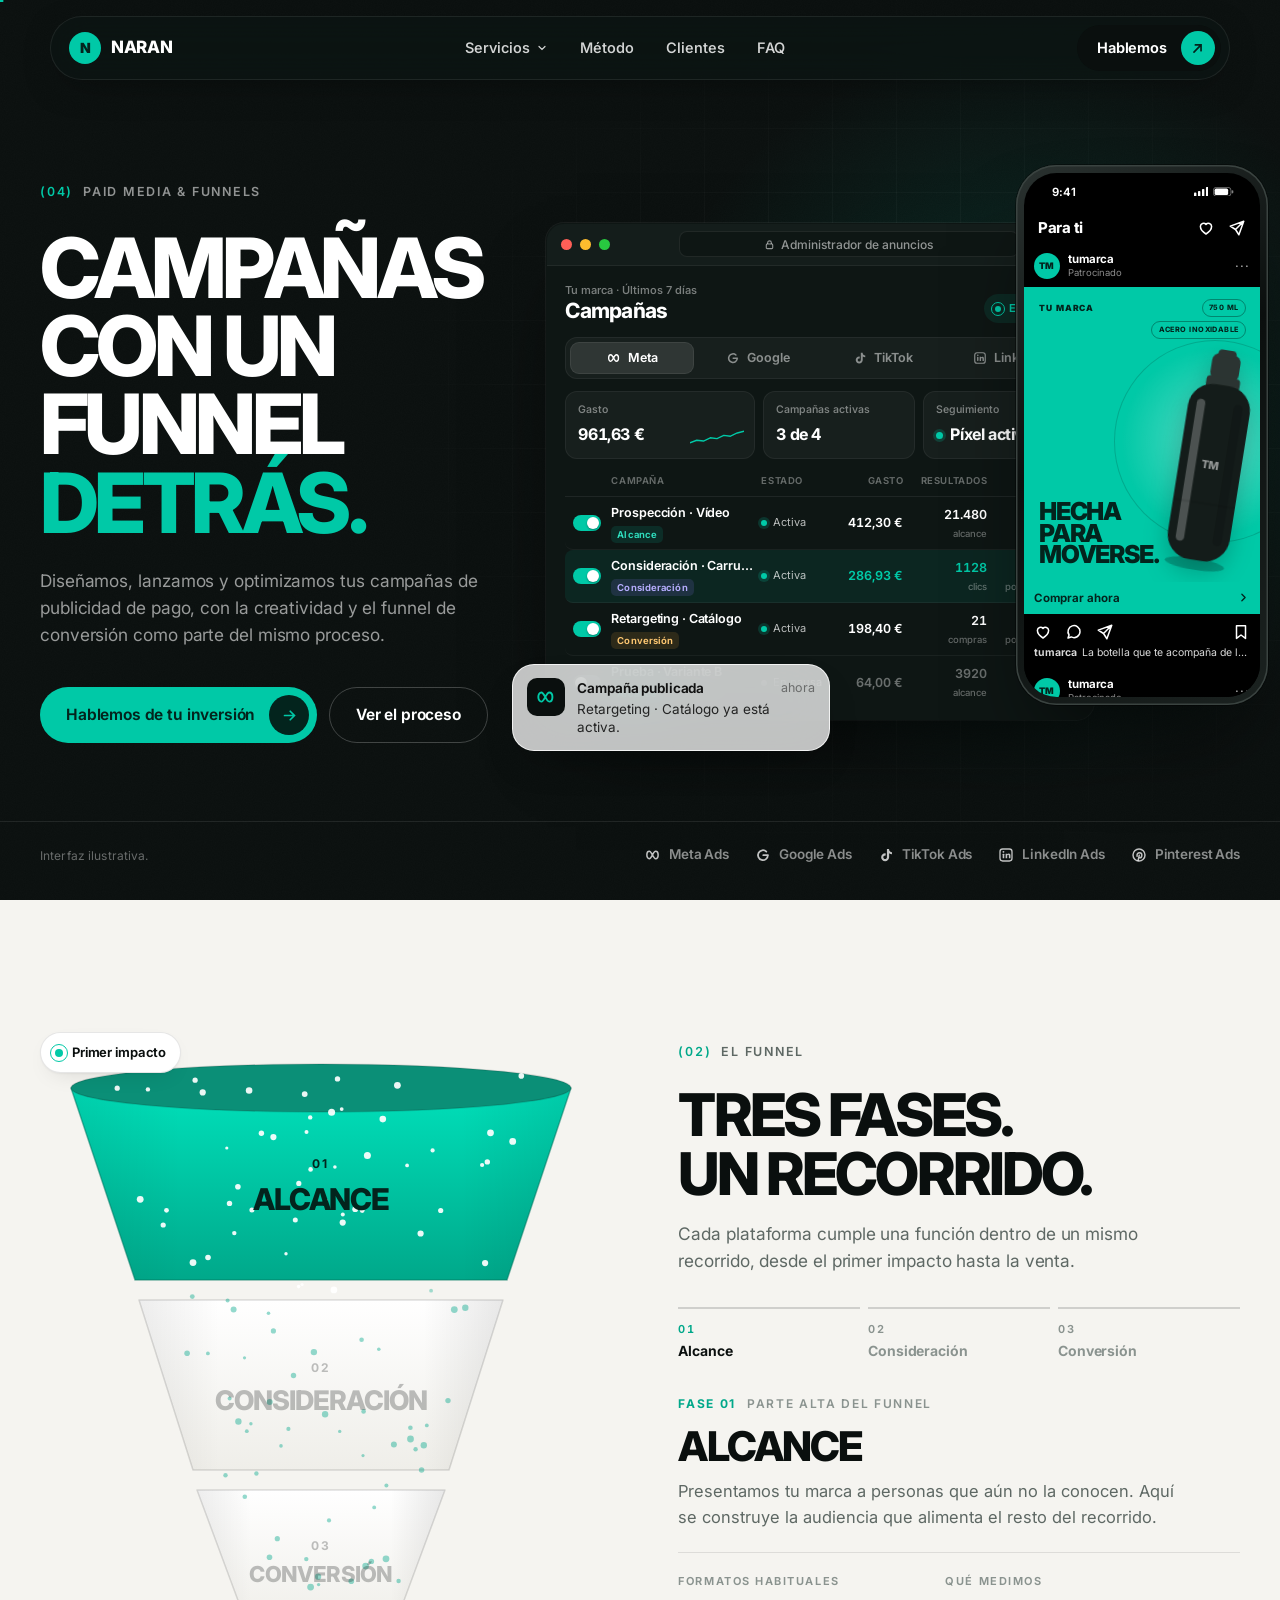
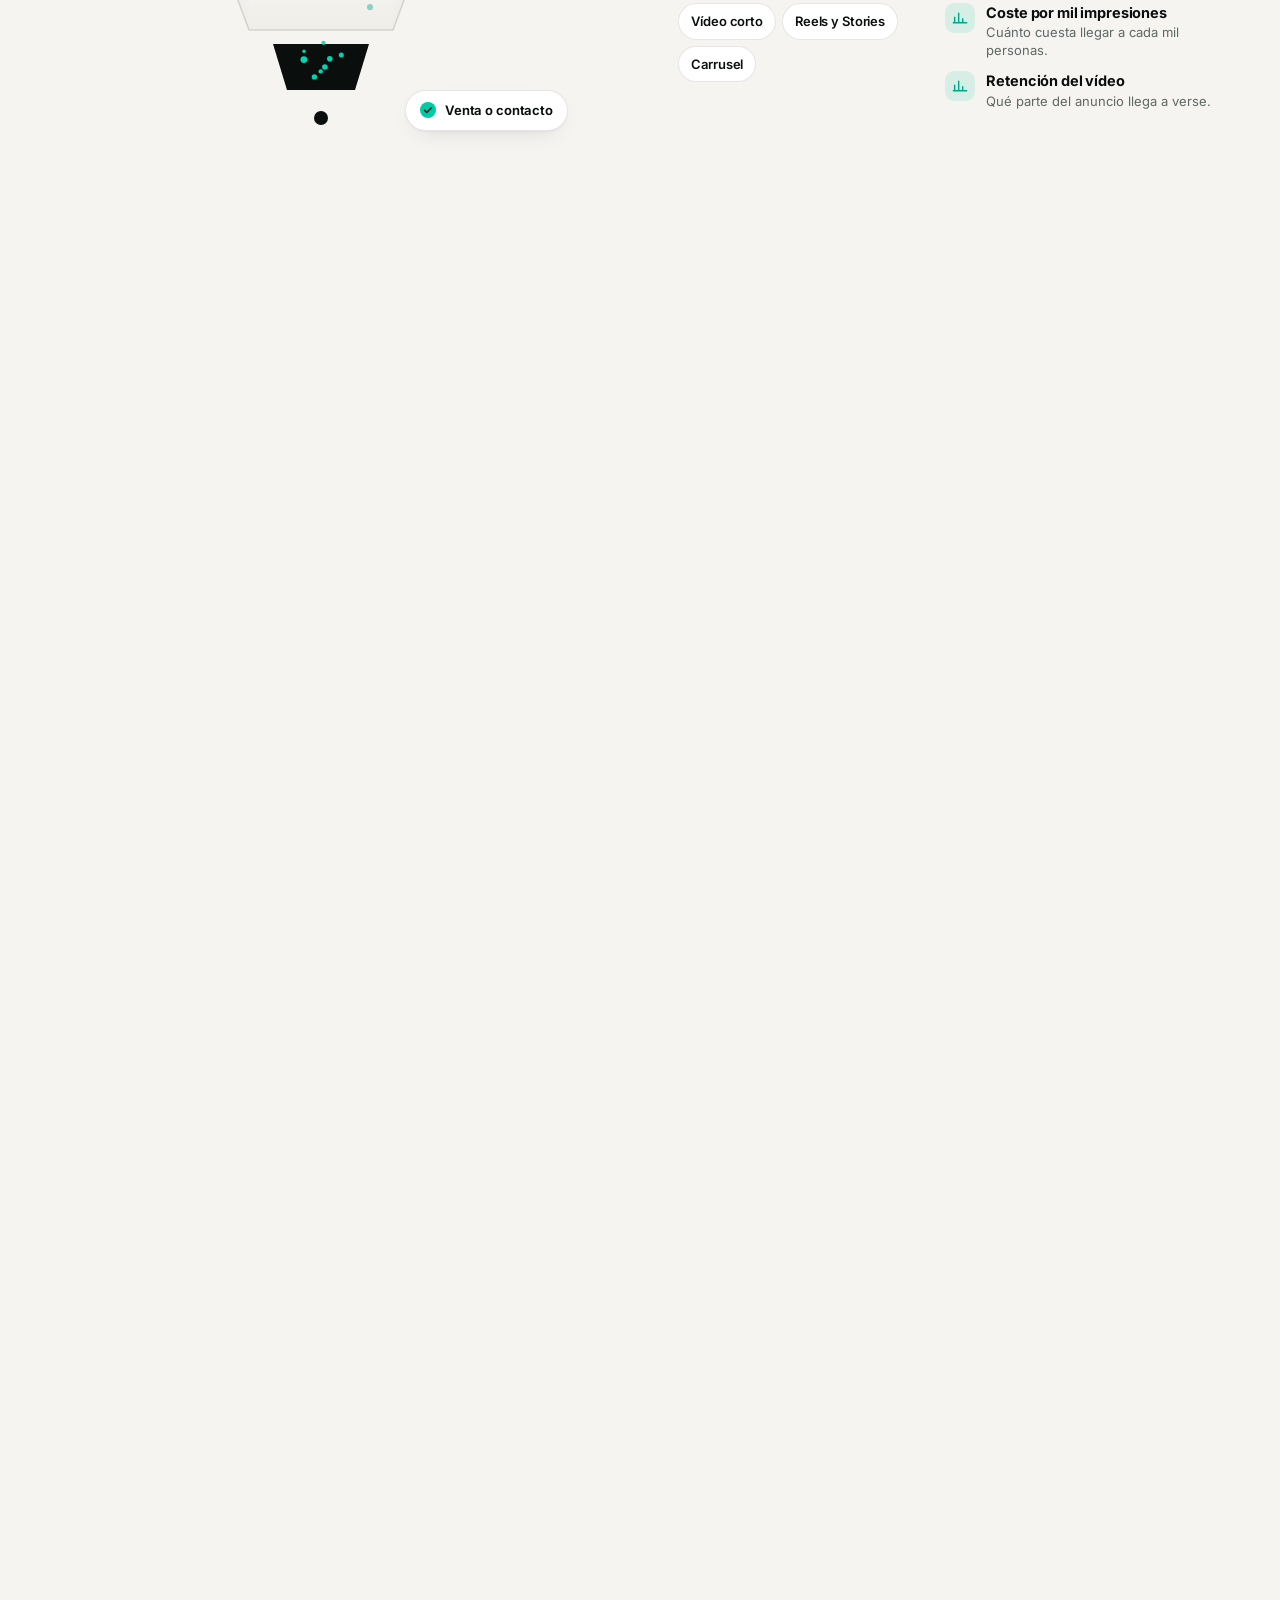
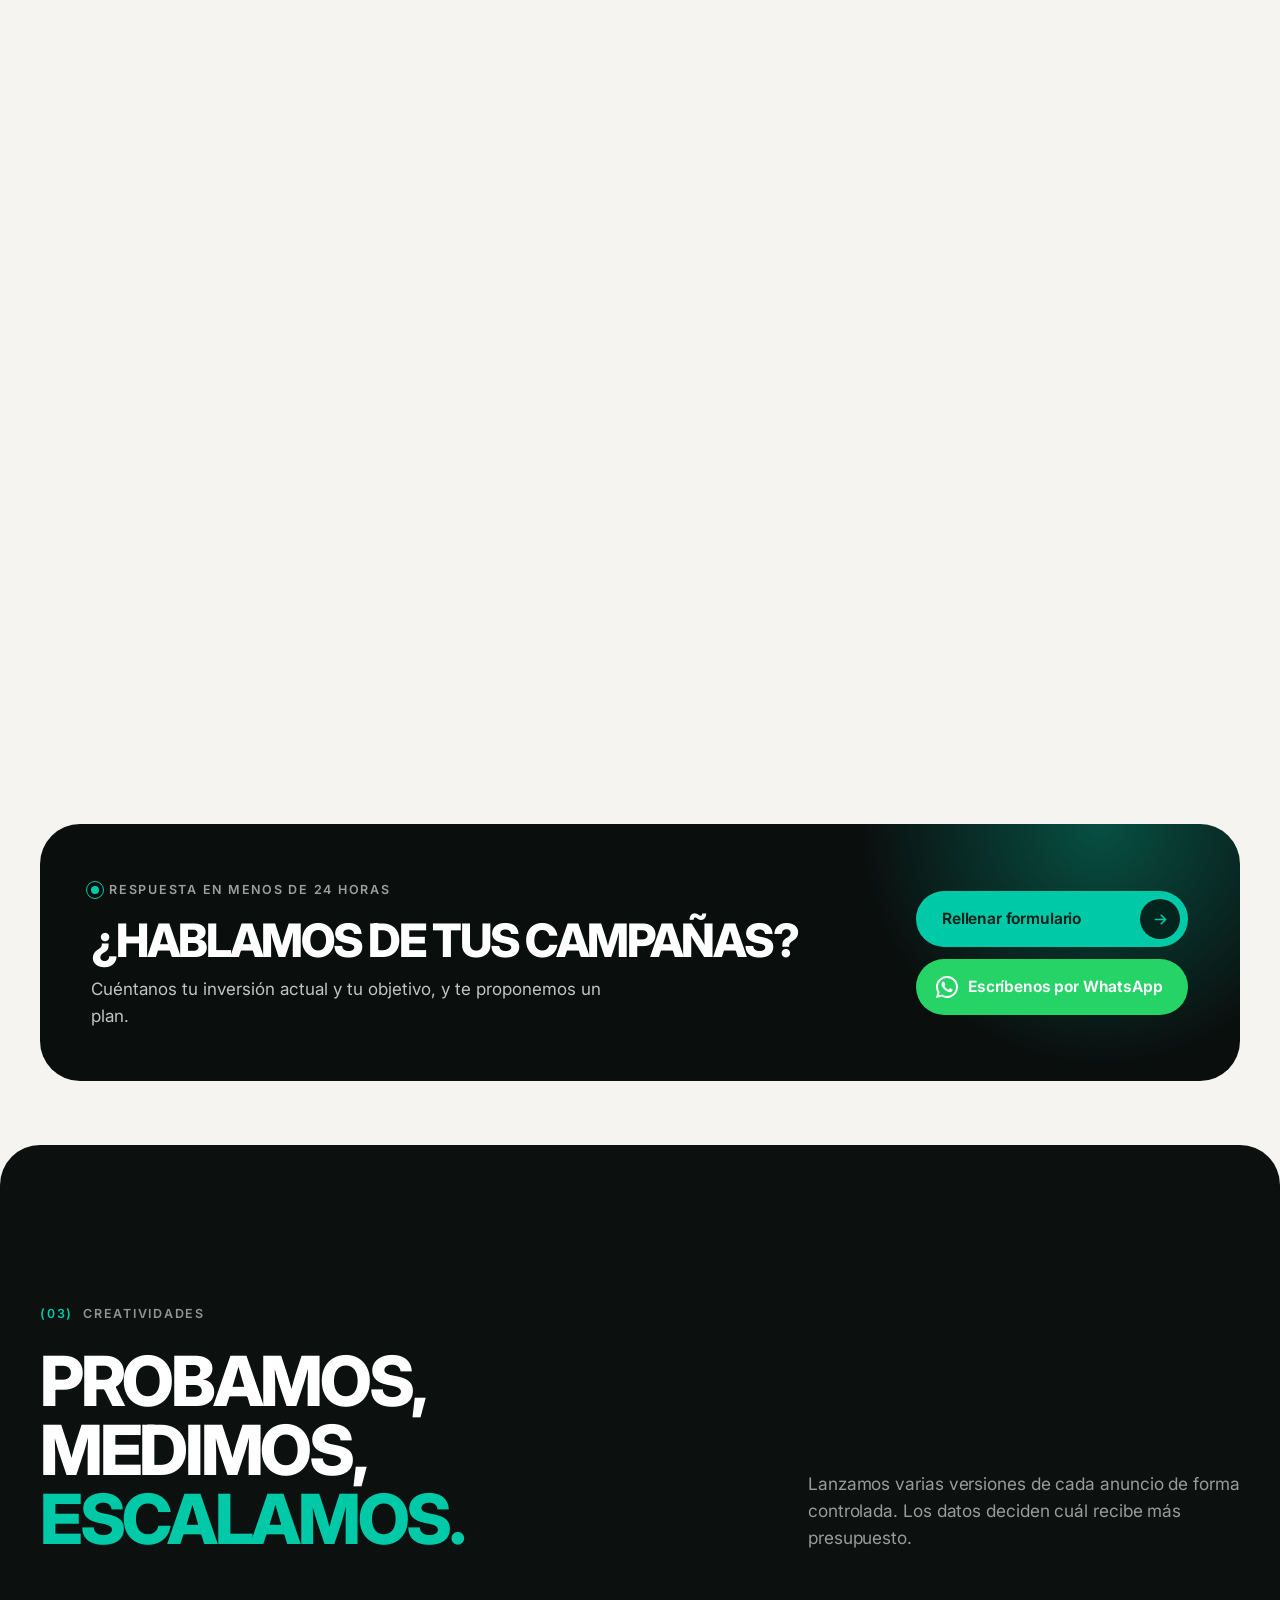
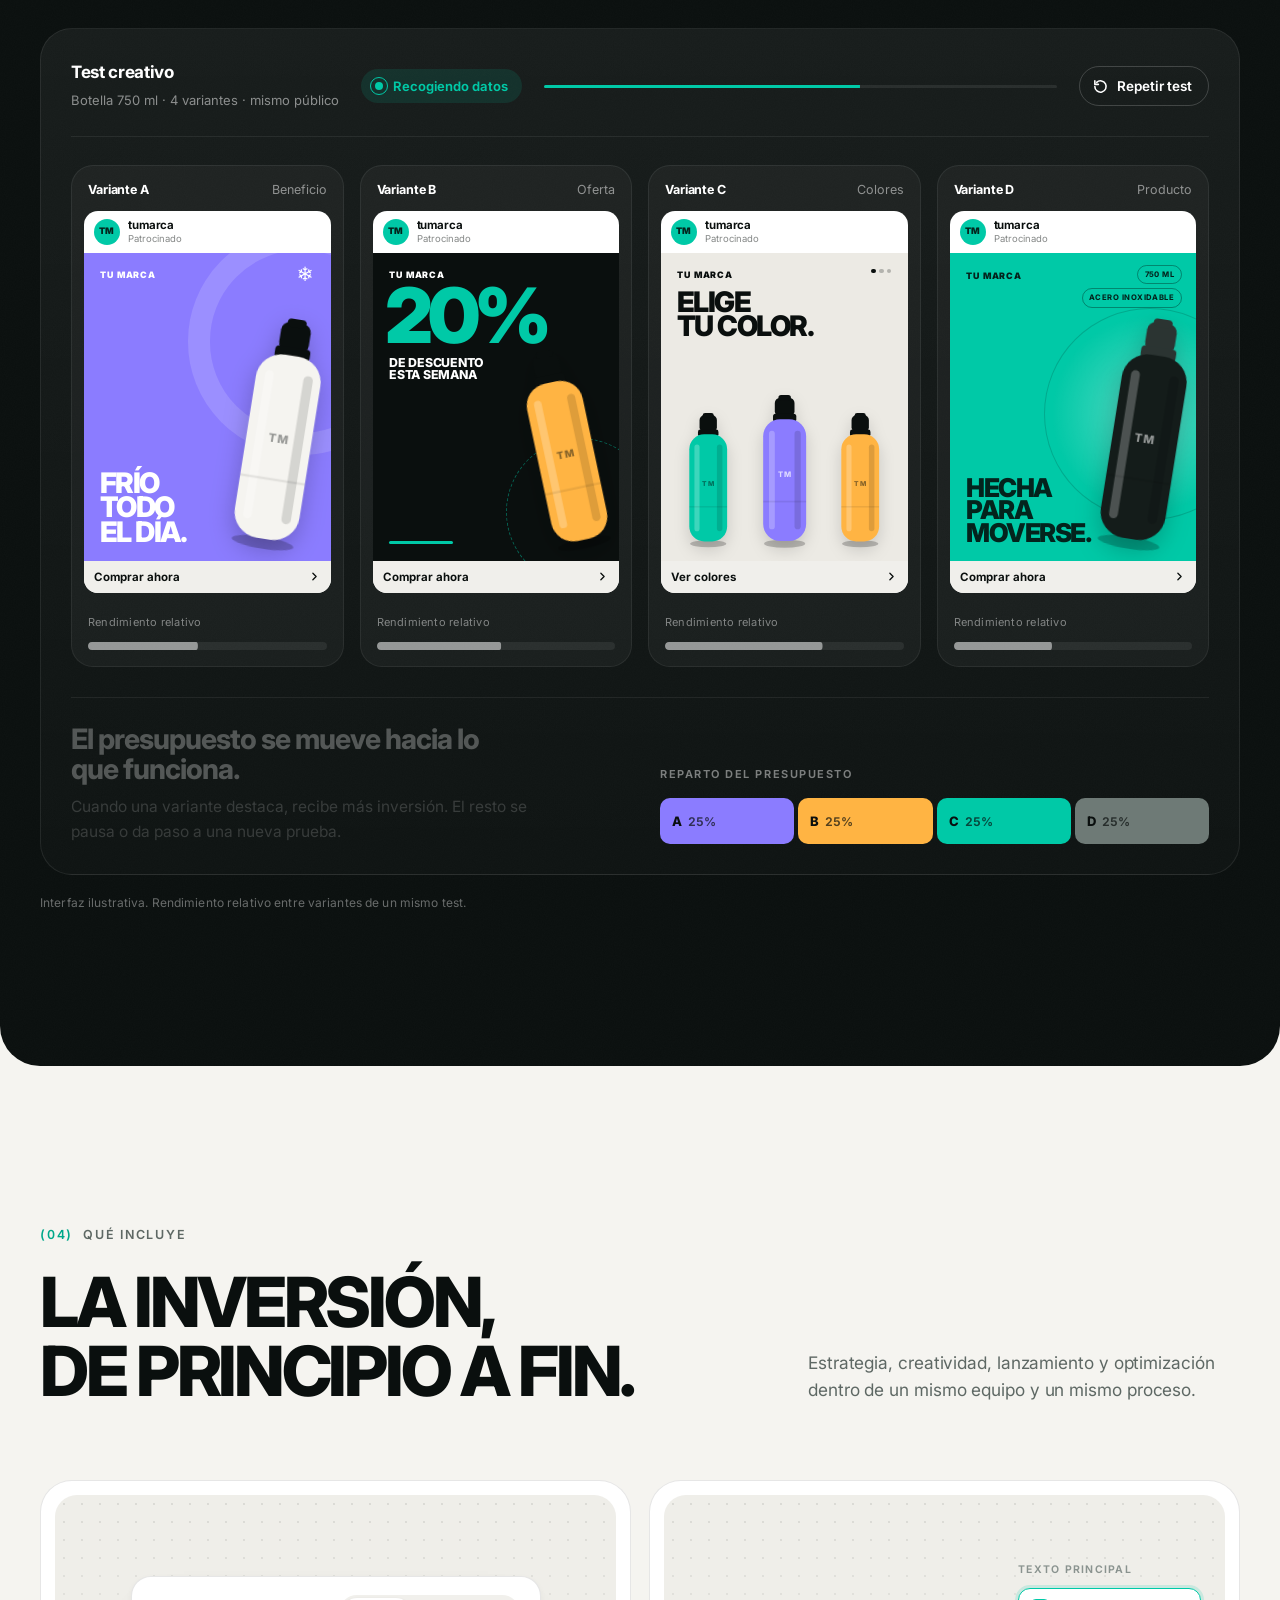
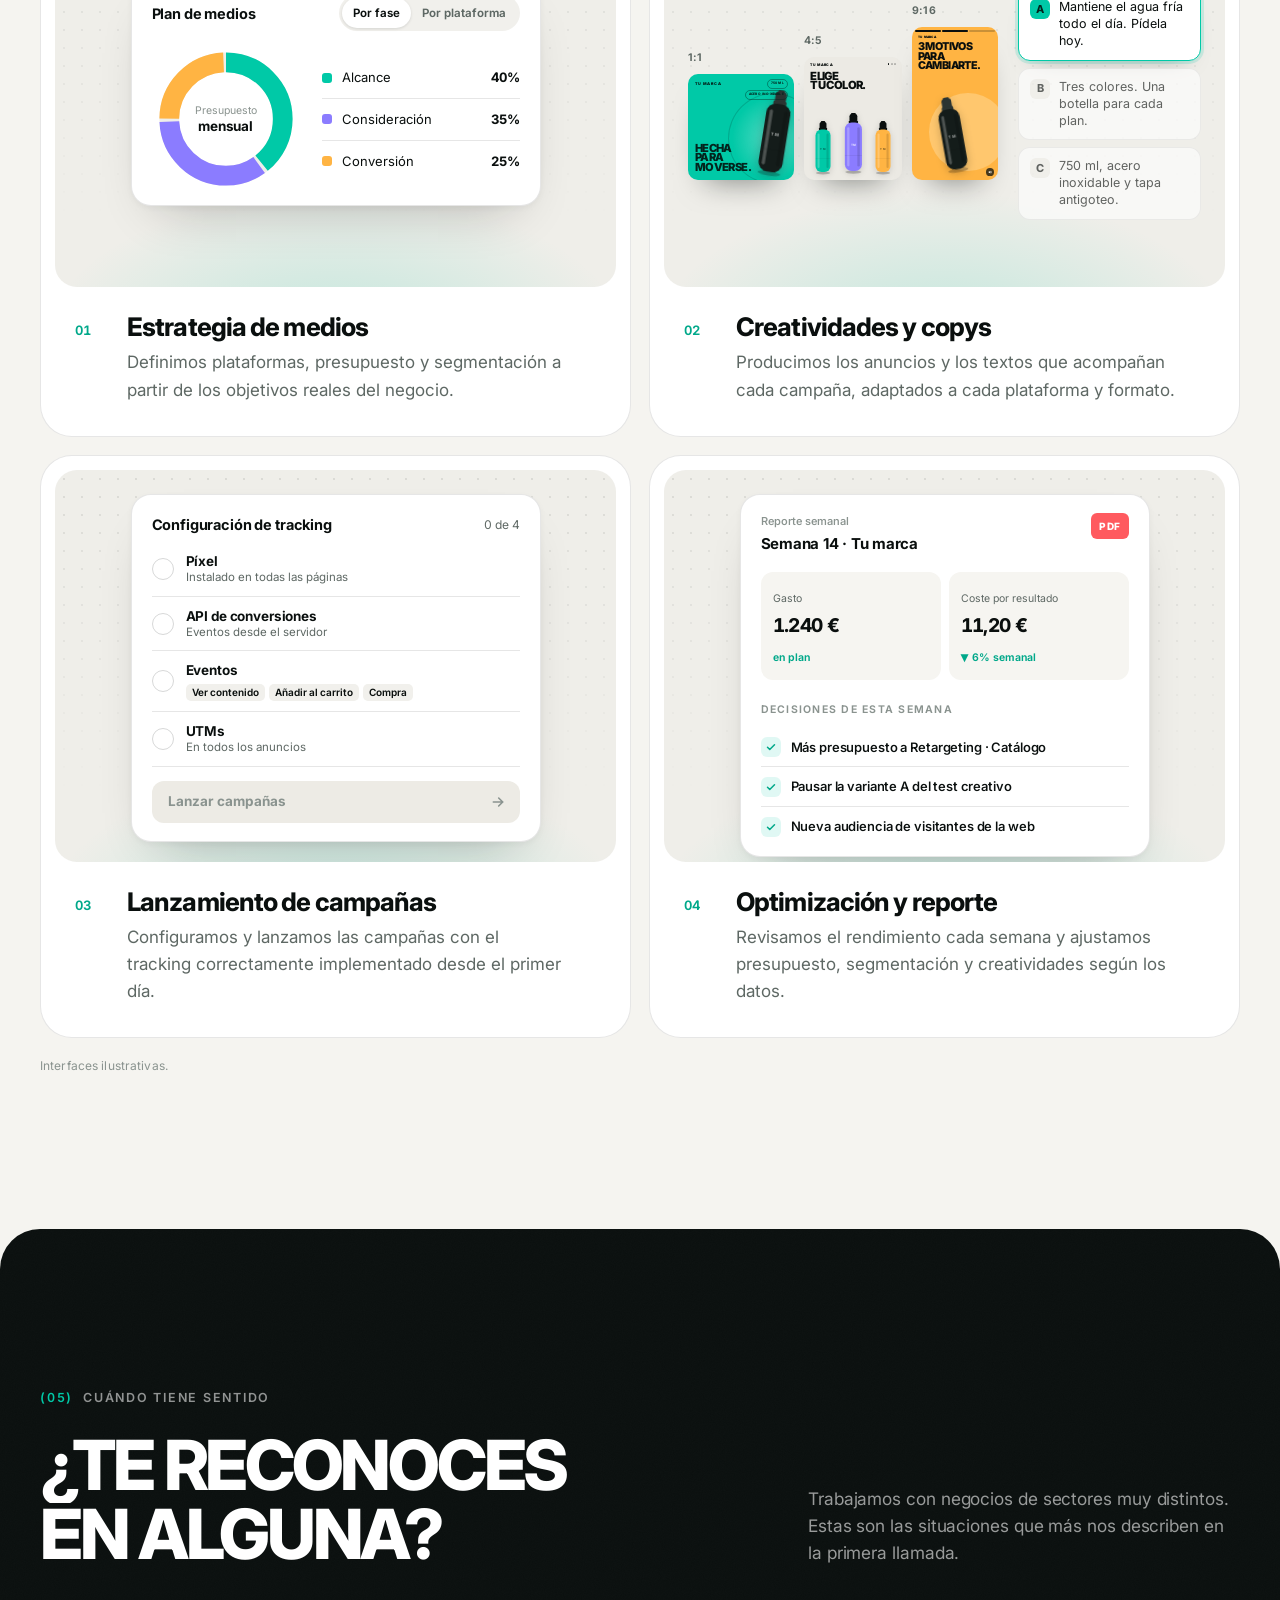
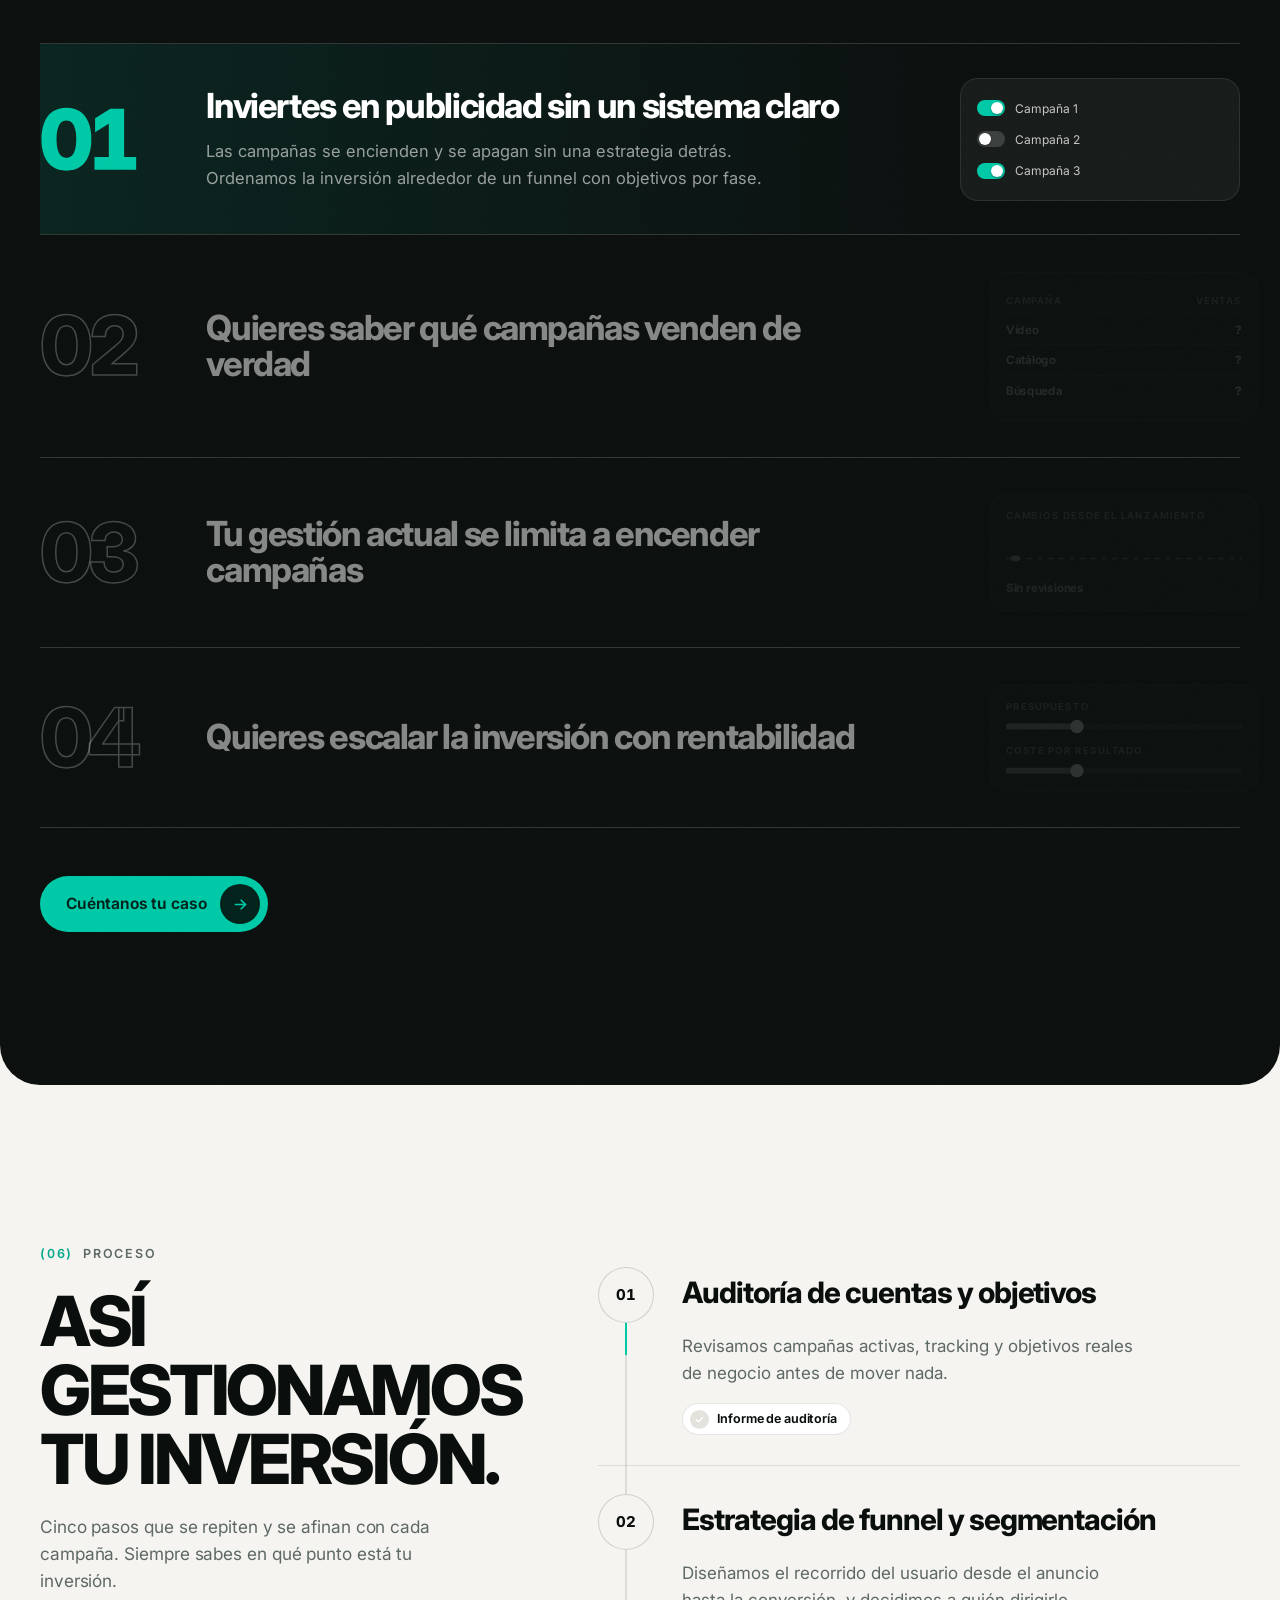
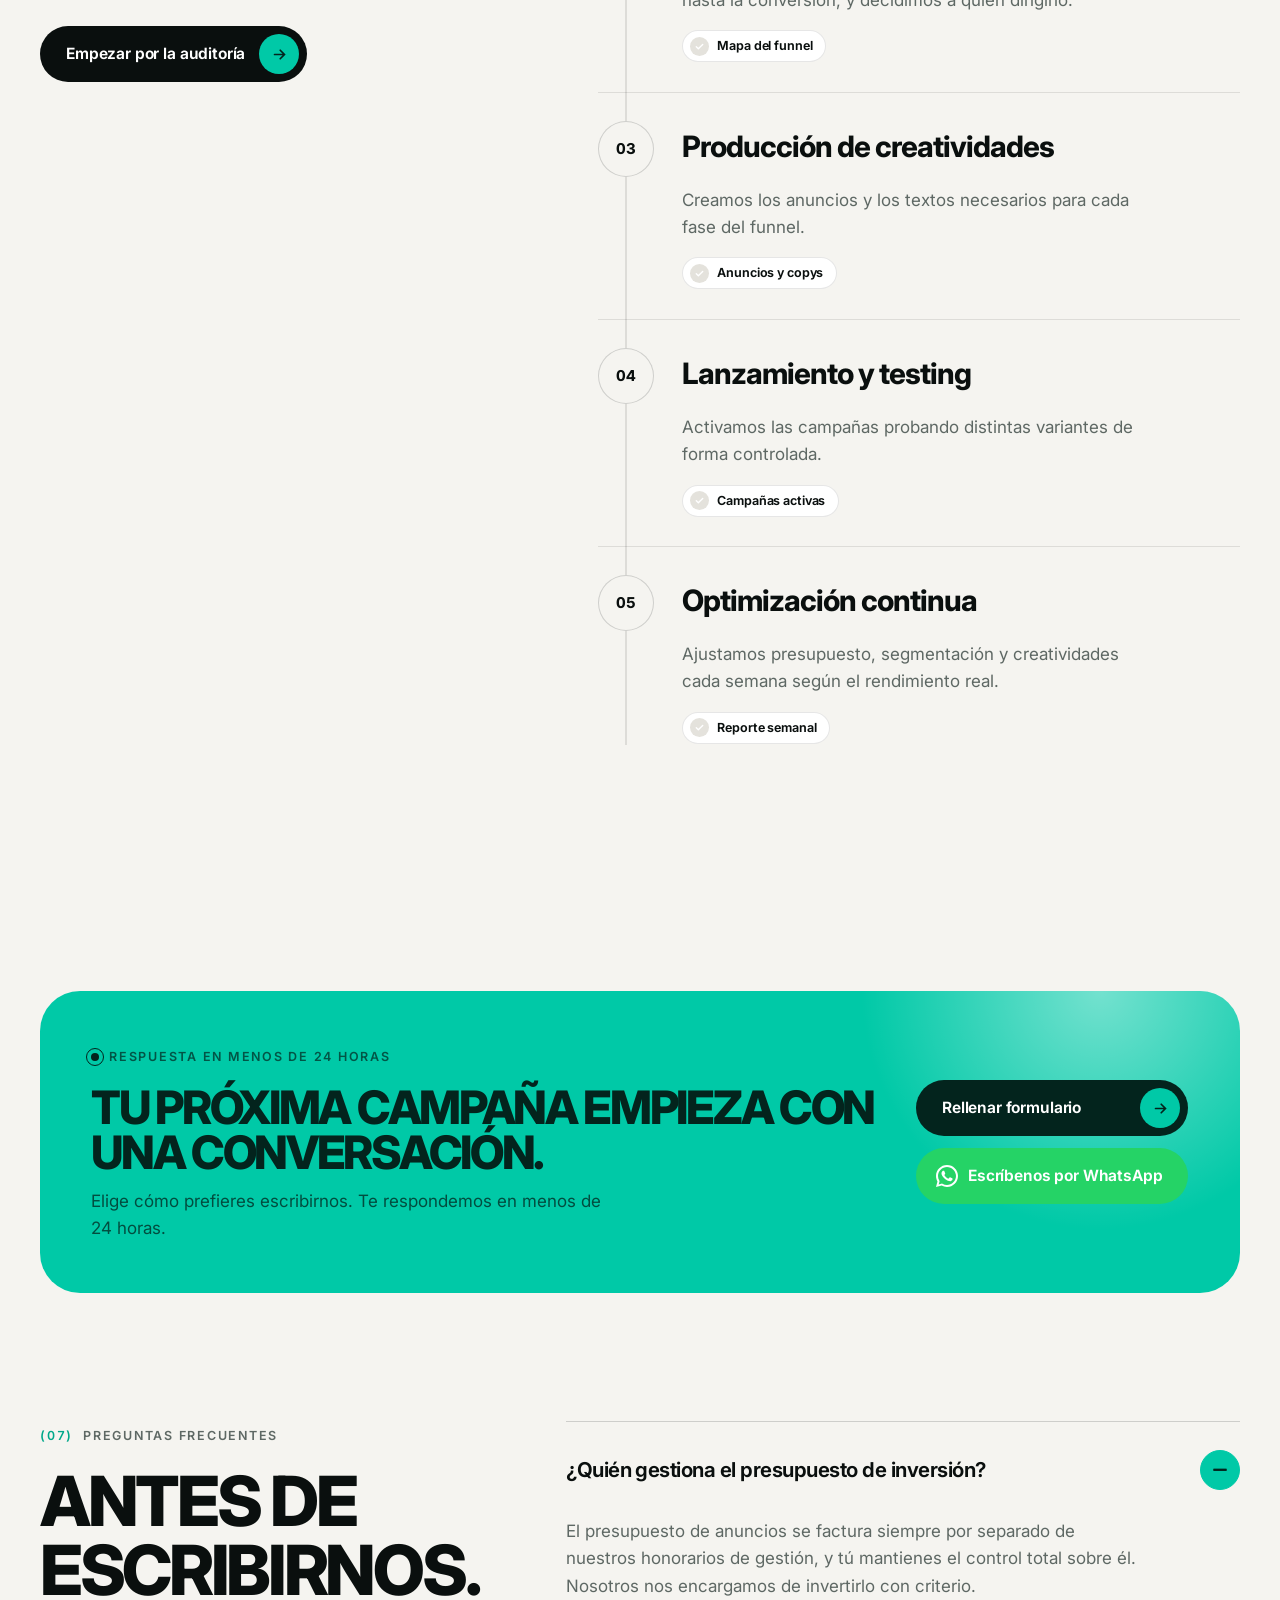
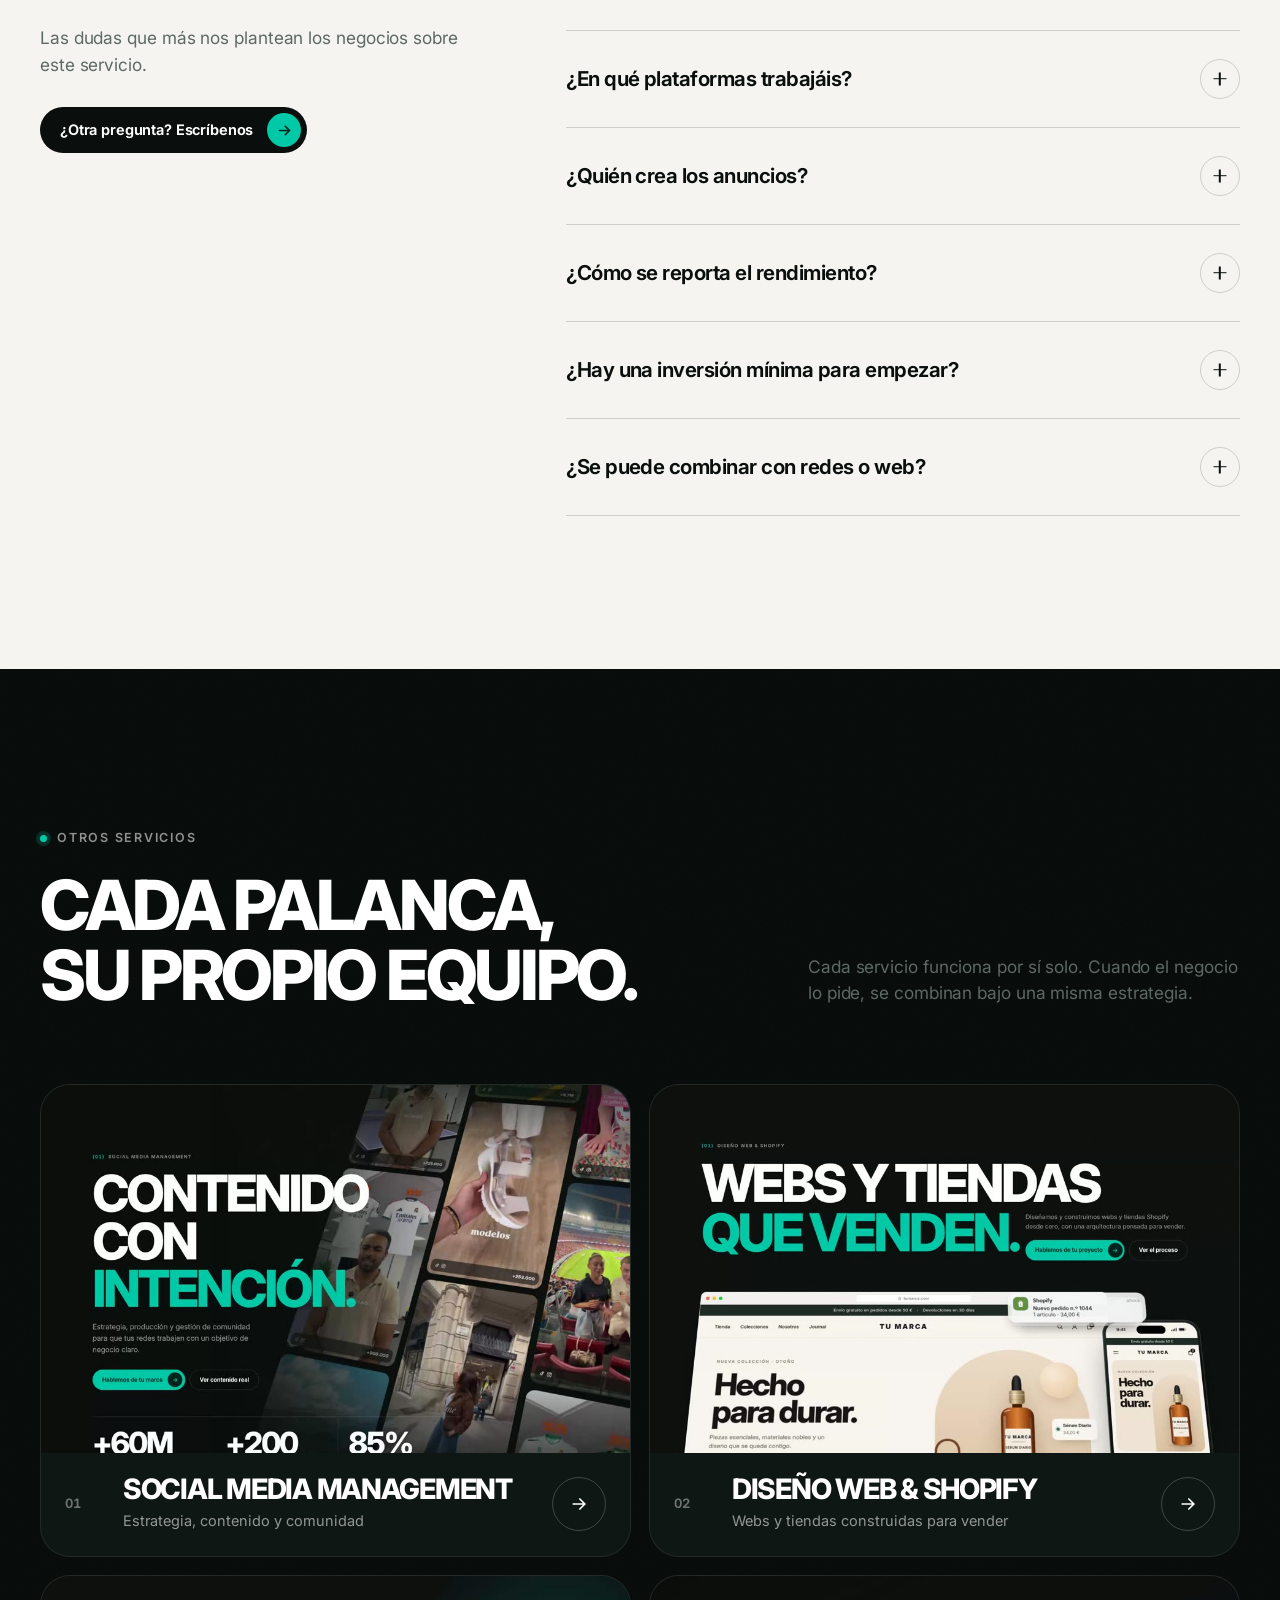
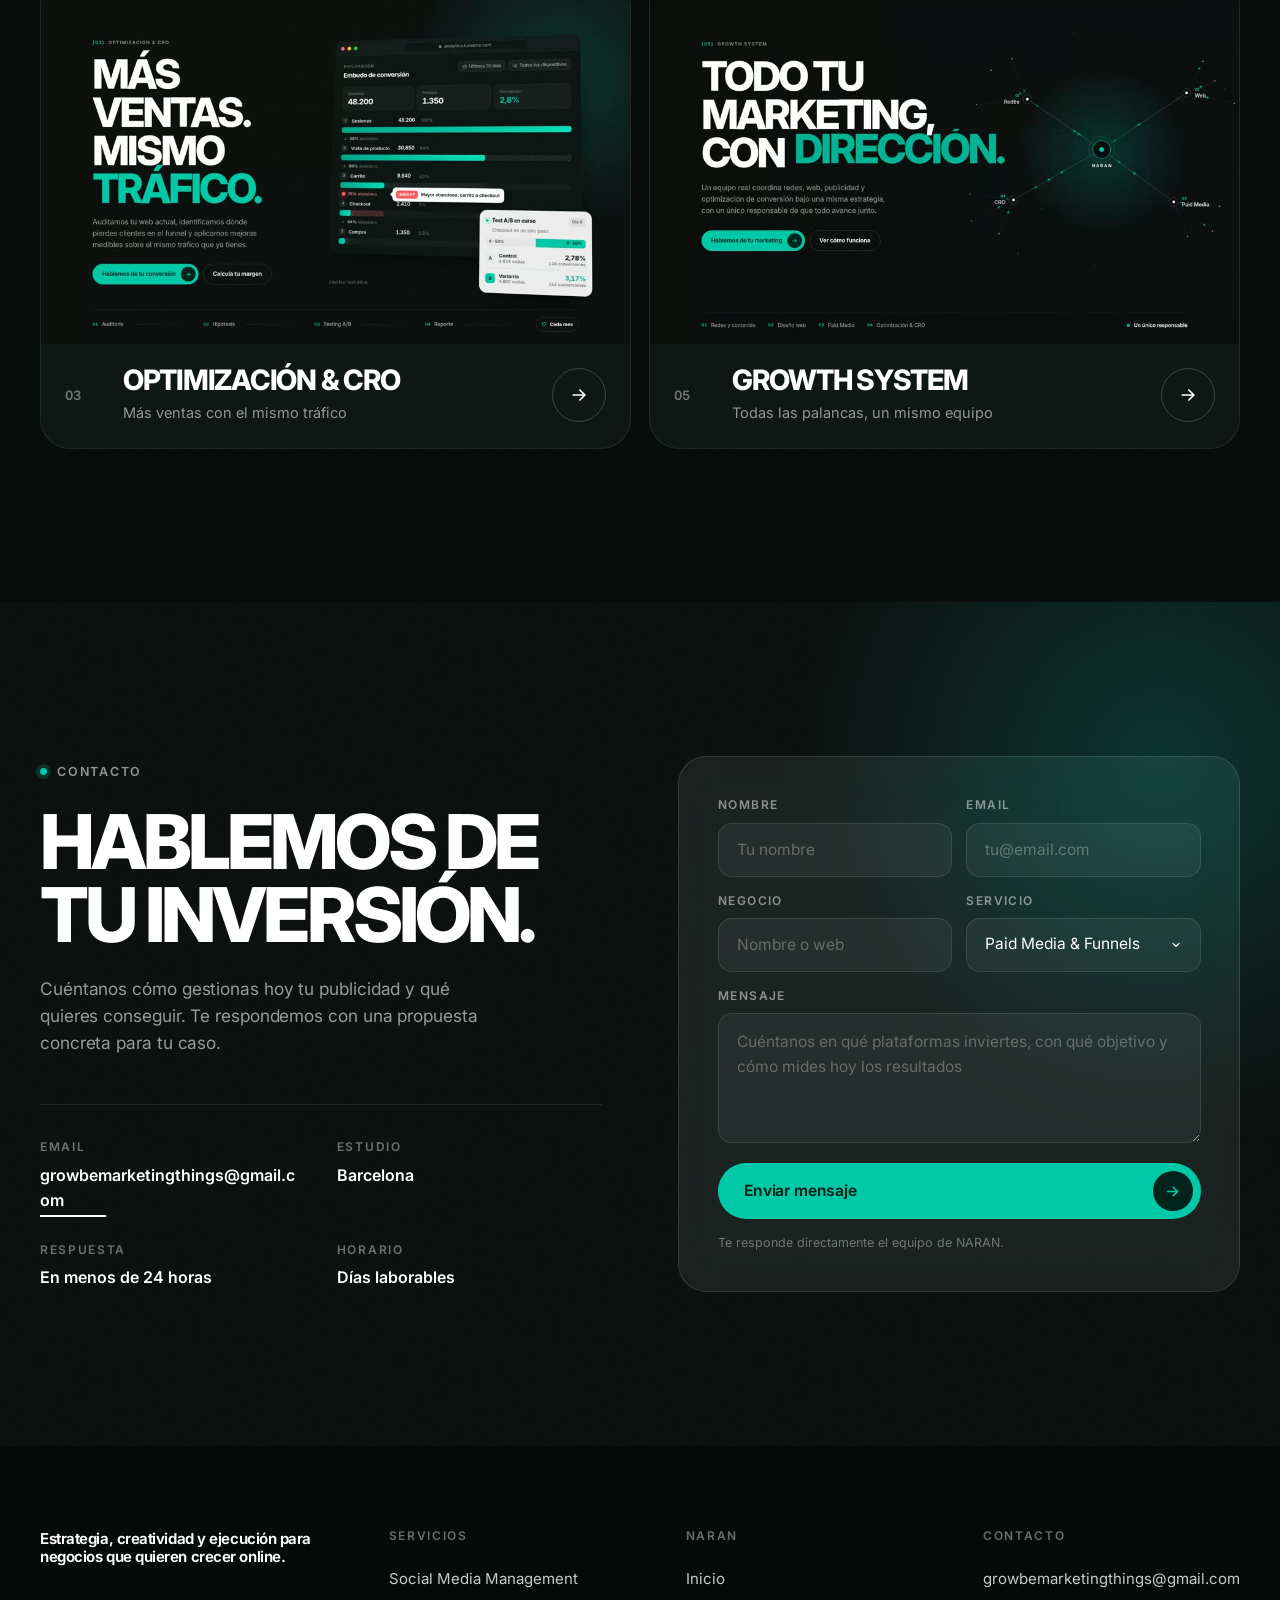
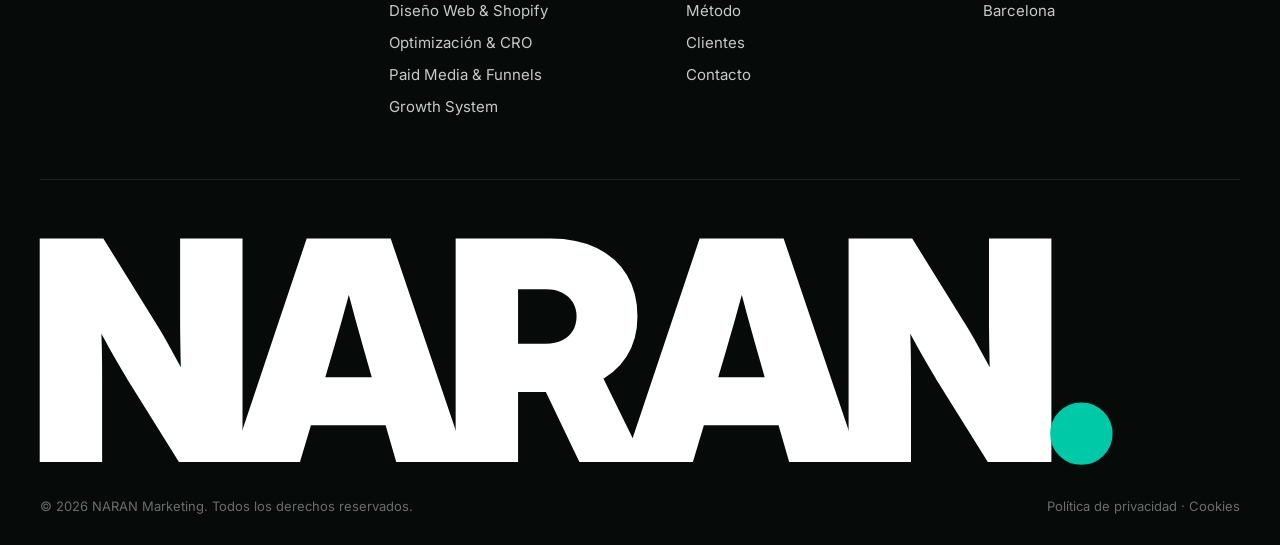
<file: servicios/paid-media-funnels.html>
<!DOCTYPE html>
<html lang="es" data-wa="">
<head>
<meta charset="UTF-8">
<meta name="viewport" content="width=device-width, initial-scale=1.0">
<title>Paid Media & Funnels | NARAN Marketing</title>
<meta name="description" content="Diseñamos, lanzamos y optimizamos campañas en Meta, Google, TikTok y LinkedIn, con la creatividad y el funnel de conversión como parte del mismo proceso.">
<meta name="robots" content="index,follow">
<meta property="og:type" content="website">
<meta property="og:locale" content="es_ES">
<meta property="og:site_name" content="NARAN Marketing">
<meta property="og:title" content="Paid Media & Funnels | NARAN Marketing">
<meta property="og:description" content="Diseñamos, lanzamos y optimizamos campañas en Meta, Google, TikTok y LinkedIn, con la creatividad y el funnel de conversión como parte del mismo proceso.">
<meta name="twitter:card" content="summary_large_image">
<script>
  window.op=window.op||function(){var n=[];return new Proxy(function(){arguments.length&&n.push([].slice.call(arguments))},{get:function(t,r){return"q"===r?n:function(){n.push([r].concat([].slice.call(arguments)))}} ,has:function(t,r){return"q"===r}}) }();
  window.op('init', {
    clientId: '9a602c1d-88fe-4890-8d77-09cd3c6606c5',
    trackScreenViews: true,
    trackOutgoingLinks: true,
    trackAttributes: true,
  });
</script>
<script src="https://openpanel.dev/op1.js" defer async></script>
<link rel="canonical" href="https://naranagency.com/servicios/paid-media-funnels.html">
<meta property="og:url" content="https://naranagency.com/servicios/paid-media-funnels.html">
<meta property="og:image" content="https://naranagency.com/assets/video/naran-reel-poster.jpg">
<meta property="og:image:width" content="1280">
<meta property="og:image:height" content="720">
<meta name="theme-color" content="#0A0F0E">
<link rel="preload" href="../assets/fonts/inter-latin-opsz-normal.woff2" as="font" type="font/woff2" crossorigin>
<link rel="stylesheet" href="../assets/css/naran.css">
<link rel="icon" href="data:image/svg+xml,%3Csvg xmlns='http://www.w3.org/2000/svg' viewBox='0 0 64 64'%3E%3Ccircle cx='32' cy='32' r='32' fill='%2300C9A7'/%3E%3Ctext x='32' y='43' font-family='Arial' font-weight='900' font-size='32' text-anchor='middle' fill='%2303241D'%3EN%3C/text%3E%3C/svg%3E">
<style>
/* ===== Paid Media & Funnels : la sala de campañas ===== */

/* ---------- HERO ---------- */
.hero{position:relative;min-height:100svh;padding:132px 0 34px;display:flex;flex-direction:column;overflow:hidden;background:var(--ink);}
.hero-grid-bg{position:absolute;inset:0;z-index:0;pointer-events:none;background-image:linear-gradient(rgba(255,255,255,.045) 1px,transparent 1px),linear-gradient(90deg,rgba(255,255,255,.045) 1px,transparent 1px);background-size:64px 64px;-webkit-mask-image:radial-gradient(ellipse 60% 70% at 72% 48%,#000 20%,transparent 75%);mask-image:radial-gradient(ellipse 60% 70% at 72% 48%,#000 20%,transparent 75%);}
.hero-glow{width:760px;height:760px;right:-120px;top:4%;opacity:.3;}
.hero-inner{position:relative;z-index:3;flex:1;display:grid;grid-template-columns:.8fr 1.2fr;gap:44px;align-items:center;}
.hero h1{margin:28px 0 30px;font-size:clamp(48px,6.5vw,104px);}
.hero-lead{max-width:460px;color:rgba(255,255,255,.72);}
.hero .btn-row{margin-top:38px;}
.hero-stage{position:relative;height:590px;}
.hero-foot{position:relative;z-index:3;display:flex;justify-content:space-between;align-items:center;gap:24px;margin-top:34px;padding-top:22px;border-top:1px solid var(--line-d);}
.hero-plats{display:flex;flex-wrap:wrap;gap:8px 26px;}
.hp{display:inline-flex;align-items:center;gap:8px;font-size:13.5px;font-weight:600;color:rgba(255,255,255,.52);letter-spacing:-.01em;}
.hp svg{width:16px;height:16px;color:rgba(255,255,255,.75);}

/* ads manager */
.am{position:absolute;left:0;top:58px;width:548px;z-index:2;color:#fff;}
.am-body{padding:16px 18px 10px;font-size:12px;}
.am-top{display:flex;justify-content:space-between;align-items:flex-end;}
.am-k{display:block;font-size:11px;color:rgba(255,255,255,.45);font-weight:550;}
.am-title{display:block;font-size:21px;font-weight:750;letter-spacing:-.035em;line-height:1.15;}
.am-live{display:inline-flex;align-items:center;gap:8px;padding:6px 11px;border-radius:999px;background:rgba(0,201,167,.1);color:var(--accent);font-size:11px;font-weight:650;}
.am-live .pulse{width:6px;height:6px;}
.am-live .pulse::after{inset:-4px;}
.am-tabs{position:relative;display:flex;gap:2px;margin-top:14px;padding:4px;border-radius:12px;background:rgba(255,255,255,.04);border:1px solid rgba(255,255,255,.06);}
.am-tab{position:relative;z-index:1;flex:1;display:flex;align-items:center;justify-content:center;gap:7px;height:32px;border-radius:9px;font-size:12.5px;font-weight:620;color:rgba(255,255,255,.5);transition:color .35s;}
.am-tab svg{width:14px;height:14px;flex-shrink:0;}
.am-tab:hover{color:rgba(255,255,255,.8);}
.am-tab.is-on{color:#fff;}
.am-ind{position:absolute;top:4px;bottom:4px;left:0;width:25%;border-radius:9px;background:rgba(255,255,255,.1);box-shadow:inset 0 0 0 1px rgba(255,255,255,.07);transition:transform .55s var(--ease-out),width .55s var(--ease-out);}
.am-kpis{display:grid;grid-template-columns:1.25fr 1fr 1fr;gap:8px;margin-top:12px;}
.am-kpis > div{position:relative;padding:10px 12px;border-radius:12px;background:rgba(255,255,255,.04);border:1px solid rgba(255,255,255,.06);overflow:hidden;}
.am-kpis span{display:block;font-size:10.5px;color:rgba(255,255,255,.45);font-weight:550;}
.am-kpis b{display:flex;align-items:center;gap:7px;margin-top:3px;font-size:16px;font-weight:720;letter-spacing:-.025em;font-feature-settings:'tnum';white-space:nowrap;}
.am-kpis svg{position:absolute;right:10px;bottom:12px;width:54px;height:18px;}
.am-px i{width:7px;height:7px;border-radius:50%;background:var(--accent);box-shadow:0 0 0 3px rgba(0,201,167,.2);}
.am-head,.am-row{display:grid;grid-template-columns:30px minmax(0,1fr) 62px 72px 76px 72px;gap:8px;align-items:center;}
.am-head{margin-top:14px;padding:0 8px 8px;font-size:9.5px;color:rgba(255,255,255,.36);font-weight:650;letter-spacing:.06em;text-transform:uppercase;border-bottom:1px solid rgba(255,255,255,.07);}
.am-head span:nth-child(n+4){text-align:right;}
.am-sets{position:relative;height:212px;}
.am-set{position:absolute;inset:0;opacity:0;transform:translateY(10px);transition:opacity .45s ease,transform .7s var(--ease-out);pointer-events:none;}
.am-set.is-on{opacity:1;transform:none;pointer-events:auto;transition-delay:.12s;}
.am-row{height:53px;padding:0 8px;border-bottom:1px solid rgba(255,255,255,.05);border-radius:8px;transition:background-color .9s ease;}
.am-row:last-child{border-bottom:0;}
.am-row.flash{background:rgba(0,201,167,.09);transition:background-color .15s;}
.tg{position:relative;display:block;width:28px;height:16px;border-radius:999px;background:rgba(255,255,255,.16);transition:background-color .3s;}
.tg i{position:absolute;top:2px;left:2px;width:12px;height:12px;border-radius:50%;background:#fff;box-shadow:0 1px 2px rgba(0,0,0,.35);transition:transform .35s var(--ease-out);}
.tg.on{background:var(--accent);}
.tg.on i{transform:translateX(12px);}
.am-nm{min-width:0;}
.am-nm b{display:block;font-size:12.5px;font-weight:620;letter-spacing:-.01em;white-space:nowrap;overflow:hidden;text-overflow:ellipsis;}
.stg{display:inline-block;margin-top:3px;padding:1px 6px;border-radius:5px;font-style:normal;font-size:9.5px;font-weight:650;letter-spacing:.01em;}
.stg--a{color:#2FE0C0;background:rgba(0,201,167,.13);}
.stg--c{color:#B7AEFF;background:rgba(139,124,255,.15);}
.stg--v{color:#FFC872;background:rgba(255,180,67,.13);}
.am-st{display:flex;align-items:center;gap:6px;font-size:11px;color:rgba(255,255,255,.72);white-space:nowrap;}
.am-st i{width:6px;height:6px;border-radius:50%;background:var(--accent);box-shadow:0 0 0 3px rgba(0,201,167,.18);flex-shrink:0;}
.am-row.is-off .am-st i{background:rgba(255,255,255,.28);box-shadow:none;}
.am-row.is-off .am-nm b,.am-row.is-off .am-n,.am-row.is-off .am-st{color:rgba(255,255,255,.38);}
.am-n{text-align:right;font-size:12.5px;font-weight:620;font-feature-settings:'tnum';white-space:nowrap;transition:color .6s;}
.am-n small{display:block;font-size:9.5px;font-weight:500;color:rgba(255,255,255,.36);margin-top:1px;}
.am-row.flash .am-sp,.am-row.flash .am-rs > span{color:var(--accent);}

/* phone + feed */
.hero-phone{position:absolute;right:-28px;top:0;z-index:3;}
.hero-phone .ui-phone-screen{background:#000;}
.feed-top{position:absolute;left:0;right:0;top:calc(var(--pw) * .15);height:34px;z-index:6;display:flex;align-items:center;justify-content:space-between;padding:0 14px;background:#000;color:#fff;}
.feed-top b{font-size:15px;font-weight:750;letter-spacing:-.02em;}
.feed-top span{display:flex;gap:13px;}
.feed-top svg{width:18px;height:18px;}
.feed{position:absolute;left:0;right:0;bottom:0;top:calc(var(--pw) * .15 + 34px);overflow:hidden;}
.feed-track{will-change:transform;}
.ad{background:#000;color:#fff;padding-bottom:10px;}
.ad-h{display:flex;align-items:center;gap:8px;padding:8px 10px;}
.ad-av{width:26px;height:26px;border-radius:50%;flex-shrink:0;display:grid;place-items:center;background:var(--accent);color:var(--accent-ink);font-style:normal;font-size:9px;font-weight:900;letter-spacing:.02em;}
.ad-n{display:flex;flex-direction:column;line-height:1.2;}
.ad-n b{font-size:11.5px;font-weight:680;letter-spacing:-.01em;}
.ad-n span{font-size:9.5px;color:rgba(255,255,255,.55);}
.ad-more{margin-left:auto;font-size:13px;letter-spacing:1px;color:rgba(255,255,255,.7);line-height:1;}
.ad-cta{display:flex;align-items:center;justify-content:space-between;height:32px;padding:0 10px;font-size:11.5px;font-weight:680;background:rgba(255,255,255,.1);transition:background-color .7s ease,color .7s ease;}
.ad-cta svg{width:13px;height:13px;}
.ad.is-cur .ad-cta{background:var(--accent);color:var(--accent-ink);}
.ad-act{display:flex;justify-content:space-between;align-items:center;padding:9px 10px 5px;}
.ad-act span{display:flex;gap:13px;}
.ad-act svg{width:18px;height:18px;}
.ad-cap{padding:0 10px;font-size:10.5px;line-height:1.35;color:rgba(255,255,255,.85);white-space:nowrap;overflow:hidden;text-overflow:ellipsis;}
.ad-cap b{font-weight:680;margin-right:2px;}
.hero-notif{position:absolute;left:-34px;bottom:4px;z-index:4;width:318px;}
.hero-notif .app svg{width:20px;height:20px;}

/* ---------- CREATIVES (fictional "Tu marca" ads) ---------- */
.cr{position:relative;container-type:inline-size;aspect-ratio:4/5;overflow:hidden;isolation:isolate;}
.cr--11{aspect-ratio:1/1;}
.cr--916{aspect-ratio:9/16;}
.cr .btl{position:absolute;display:block;}
.cr-wm{position:absolute;top:6cqw;left:6.5cqw;font-size:3.6cqw;font-weight:900;letter-spacing:.1em;z-index:3;}
.cr-h{position:absolute;left:6.5cqw;bottom:7cqw;z-index:3;font-size:12.5cqw;line-height:.86;letter-spacing:-.055em;font-weight:850;text-transform:uppercase;}
.b-main{height:80%;right:5cqw;bottom:3%;transform:rotate(9deg);z-index:2;filter:drop-shadow(0 4cqw 5cqw rgba(0,0,0,.22));}
/* product */
.cr--product{background:#00C9A7;color:#03241D;}
.cr--product .cr-spec{position:absolute;top:5cqw;right:6cqw;display:flex;flex-direction:column;align-items:flex-end;gap:1.6cqw;z-index:3;}
.cr--product .cr-spec i{font-style:normal;font-size:3.1cqw;font-weight:750;letter-spacing:.06em;text-transform:uppercase;padding:1cqw 2.6cqw;border:.35cqw solid rgba(3,36,29,.4);border-radius:99px;}
.cr--product .cr-ring{position:absolute;width:86cqw;height:86cqw;right:-24cqw;top:18%;border-radius:50%;background:radial-gradient(circle,rgba(255,255,255,.35),rgba(255,255,255,0) 66%);border:.35cqw solid rgba(3,36,29,.18);z-index:1;}
.cr--product .cr-wm{top:6.5cqw;}
.cr--product .cr-h{font-size:10.5cqw;}
.cr--product .b-main{right:3cqw;height:76%;}
.cr--11.cr--product .cr-h{font-size:10.5cqw;}
.cr--11.cr--product .b-main{height:82%;}
/* reel */
.cr--reel{background:#FFB443;color:#0A0F0E;}
.cr--reel .cr-prog{position:absolute;top:3.5cqw;left:4cqw;right:4cqw;display:flex;gap:1.4cqw;z-index:4;}
.cr--reel .cr-prog i{flex:1;height:.9cqw;min-height:2px;border-radius:9px;background:rgba(10,15,14,.22);overflow:hidden;position:relative;}
.cr--reel .cr-prog i:first-child{background:#0A0F0E;}
.cr--reel .cr-prog i:nth-child(2)::after{content:'';position:absolute;inset:0;background:#0A0F0E;transform-origin:left;animation:reelProg 4s linear infinite;}
@keyframes reelProg{from{transform:scaleX(0);}to{transform:scaleX(1);}}
.cr--reel .cr-wm{top:9cqw;}
.cr--reel .cr-h{font-size:10.5cqw;}
.cr--reel .b-main{transform:rotate(-10deg);right:5cqw;bottom:8%;height:70%;}
.cr--reel::before{content:'';position:absolute;width:70cqw;height:70cqw;border-radius:50%;right:-18cqw;top:14%;background:#FFC76E;z-index:0;}
.cr--reel .cr-sound{position:absolute;right:5cqw;bottom:5cqw;width:9cqw;height:9cqw;border-radius:50%;background:rgba(10,15,14,.75);color:#fff;display:grid;place-items:center;z-index:4;}
.cr--reel .cr-sound svg{width:55%;height:55%;}
.cr--916.cr--reel .cr-h{bottom:auto;top:18cqw;font-size:12.5cqw;}
.cr--916.cr--reel .b-main{height:50%;right:auto;left:30cqw;bottom:4%;}
.cr--916.cr--reel::before{top:auto;bottom:6%;right:-10cqw;width:90cqw;height:90cqw;}
/* offer */
.cr--offer{background:#0A0F0E;color:#fff;}
.cr--offer .cr-big{position:absolute;left:5cqw;top:13cqw;z-index:3;font-size:31cqw;font-weight:900;letter-spacing:-.075em;line-height:.8;color:#00C9A7;}
.cr--offer .cr-sub{position:absolute;left:6.5cqw;top:42cqw;z-index:3;font-size:5cqw;font-weight:800;line-height:1.05;text-transform:uppercase;letter-spacing:-.02em;}
.cr--offer .b-main{height:66%;right:7cqw;transform:rotate(-12deg);}
.cr--offer .cr-burst{position:absolute;width:60cqw;height:60cqw;right:-14cqw;bottom:-10cqw;border-radius:50%;border:.5cqw dashed rgba(0,201,167,.45);z-index:1;animation:spin 30s linear infinite;}
.cr--offer::after{content:'';position:absolute;left:6.5cqw;bottom:7cqw;width:26cqw;height:1.2cqw;border-radius:9px;background:#00C9A7;}
@keyframes spin{to{transform:rotate(360deg);}}
/* colors */
.cr--colors{background:#ECEAE4;color:#0A0F0E;}
.cr--colors .cr-h{top:15cqw;bottom:auto;font-size:11.5cqw;}
.cr--colors .cr-trio{position:absolute;left:9cqw;right:9cqw;bottom:5cqw;height:50%;display:flex;justify-content:space-between;align-items:flex-end;z-index:2;}
.cr--colors .cr-trio .btl{position:static;height:88%;width:auto;filter:drop-shadow(0 3cqw 3cqw rgba(0,0,0,.15));}
.cr--colors .cr-trio .btl:nth-child(2){height:100%;}
.cr--colors .cr-dots{position:absolute;top:6.5cqw;right:6.5cqw;display:flex;gap:1.4cqw;z-index:3;}
.cr--colors .cr-dots i{width:1.8cqw;height:1.8cqw;border-radius:50%;background:rgba(10,15,14,.25);}
.cr--colors .cr-dots i:first-child{background:#0A0F0E;}
/* benefit */
.cr--benefit{background:#8B7CFF;color:#fff;}
.cr--benefit .b-main{height:76%;right:3cqw;}
.cr--benefit .cr-h{font-size:11.5cqw;}
.cr--benefit .cr-arc{position:absolute;width:92cqw;height:92cqw;right:-34cqw;top:-10cqw;border-radius:50%;border:9cqw solid rgba(255,255,255,.14);z-index:1;}
.cr--benefit .cr-snow{position:absolute;right:7cqw;top:5cqw;font-style:normal;font-size:8cqw;line-height:1;z-index:3;color:#fff;}

/* ---------- FUNNEL ---------- */
.fn{position:relative;background:var(--paper);overflow:hidden;}
.fn-pin{min-height:100svh;display:flex;align-items:center;padding:104px 0 48px;}
.fn-grid{display:grid;grid-template-columns:1fr 1fr;gap:clamp(40px,6vw,100px);align-items:center;width:100%;}
.fn-vis{position:relative;display:flex;justify-content:center;}
.fn-svg{display:block;height:min(calc(100svh - 170px),720px);width:auto;max-width:100%;overflow:visible;}
.fb-f{fill:url(#fnI);stroke:rgba(10,15,14,.13);stroke-width:1.5;stroke-linejoin:round;transition:fill .6s ease,stroke .6s ease;}
.fb-s{pointer-events:none;}
.fb-rim{fill:#E4E2DC;stroke:rgba(10,15,14,.13);stroke-width:1.5;transition:fill .6s ease;}
.fb.is-done .fb-f{fill:#DDF5EF;}
.fb.is-on .fb-f{fill:url(#fnA);stroke:rgba(0,120,98,.5);}
.fb.is-on .fb-rim,.fb.is-done .fb-rim{fill:#0B8F77;}
.fn-neck{fill:#0A0F0E;}
.fl{font-size:30px;font-weight:800;letter-spacing:-.035em;fill:rgba(10,15,14,.26);transition:fill .5s ease;font-family:Inter,sans-serif;}
.fl[data-i="1"]{font-size:27px;}
.fl[data-i="2"]{font-size:22px;}
.fl .fl-n{font-size:12px;letter-spacing:.18em;font-weight:700;}
.fl.is-on{fill:#03241D;}
.fl.is-done{fill:rgba(3,36,29,.45);}
.fn-parts circle{transition:fill .5s;}
.fx-ring{fill:none;stroke:#00C9A7;stroke-width:2;opacity:0;}
.fn-tag{position:absolute;display:inline-flex;align-items:center;gap:9px;padding:9px 14px;border-radius:999px;background:#fff;border:1px solid var(--line);box-shadow:var(--shadow-1);font-size:13px;font-weight:650;letter-spacing:-.01em;white-space:nowrap;}
.fn-tag svg{width:16px;height:16px;padding:2px;border-radius:50%;background:var(--accent);color:var(--accent-ink);}
.fn-tag.t1{top:2%;left:0;}
.fn-tag.t3{bottom:1%;right:6%;}
.fn-copy h2{margin:24px 0 20px;font-size:clamp(38px,4.6vw,74px);}
.fn-lead{max-width:470px;}
.fn-nav{display:flex;gap:8px;margin:32px 0 26px;}
.fn-dot{position:relative;flex:1;text-align:left;padding-top:14px;font-size:14px;font-weight:680;letter-spacing:-.01em;color:var(--muted-2);transition:color .4s;}
.fn-dot span{display:block;font-size:11px;letter-spacing:.14em;font-weight:650;margin-bottom:2px;font-feature-settings:'tnum';}
.fn-dot > i{position:absolute;left:0;right:0;top:0;height:2px;background:var(--line-2);overflow:hidden;}
.fn-dot > i i{display:block;height:100%;background:var(--accent);transform-origin:left;transform:scaleX(0);}
.fn-dot.is-on{color:var(--ink);}
.fn-dot.is-on span{color:var(--accent-deep);}
.fn-panels{position:relative;min-height:330px;}
.fp{position:absolute;left:0;right:0;top:0;opacity:0;transform:translateY(18px);transition:opacity .45s ease,transform .7s var(--ease-out);pointer-events:none;}
.fp.is-on{opacity:1;transform:none;pointer-events:auto;transition-delay:.1s;}
.fp-k{font-size:12px;letter-spacing:.14em;text-transform:uppercase;color:var(--muted-2);font-weight:600;}
.fp-k b{color:var(--accent-deep);font-weight:700;margin-right:6px;}
.fp-t{margin:10px 0 12px;font-size:clamp(32px,3.2vw,48px);font-weight:800;letter-spacing:-.045em;line-height:1;text-transform:uppercase;}
.fp-p{color:var(--muted);max-width:500px;font-size:16.5px;line-height:1.55;}
.fp-cols{display:grid;grid-template-columns:.9fr 1.1fr;gap:26px;margin-top:22px;padding-top:20px;border-top:1px solid var(--line);}
.fp-l{display:block;margin-bottom:12px;font-size:11px;letter-spacing:.14em;text-transform:uppercase;color:var(--muted-2);font-weight:650;}
.fp-chips{display:flex;flex-wrap:wrap;gap:6px;}
.fp-chips i{font-style:normal;font-size:13px;font-weight:600;padding:7px 12px;border-radius:999px;background:#fff;border:1px solid var(--line);letter-spacing:-.01em;}
.fp-m{list-style:none;margin:0;padding:0;}
.fp-m li{display:flex;gap:11px;align-items:flex-start;margin-bottom:12px;}
.fp-m svg{width:30px;height:30px;padding:7px;border-radius:9px;background:var(--accent-soft);color:var(--accent-deep);flex-shrink:0;}
.fp-m span{font-size:13px;color:var(--muted);line-height:1.4;}
.fp-m span b{display:block;font-size:14.5px;color:var(--ink);font-weight:700;letter-spacing:-.01em;}

/* ---------- A/B TEST ---------- */
.cr-sec{overflow:hidden;}
.ab{border-radius:32px;padding:clamp(18px,2.4vw,30px);background:linear-gradient(180deg,rgba(255,255,255,.055),rgba(255,255,255,.02));border:1px solid rgba(255,255,255,.08);}
.ab-head{display:grid;grid-template-columns:auto auto 1fr auto;gap:22px;align-items:center;padding-bottom:22px;border-bottom:1px solid rgba(255,255,255,.07);}
.ab-title b{display:block;font-size:17px;font-weight:720;letter-spacing:-.02em;}
.ab-title span{font-size:13px;color:rgba(255,255,255,.5);}
.ab-status{display:inline-flex;align-items:center;gap:10px;height:34px;padding:0 14px;border-radius:999px;background:rgba(0,201,167,.12);color:var(--accent);font-size:13px;font-weight:650;white-space:nowrap;}
.ab.is-done .ab-status .pulse::after{animation:none;opacity:0;}
.ab-prog{height:3px;border-radius:3px;background:rgba(255,255,255,.08);overflow:hidden;}
.ab-prog i{display:block;height:100%;background:var(--accent);transform-origin:left;transform:scaleX(0);}
.ab-replay{display:inline-flex;align-items:center;gap:8px;height:40px;padding:0 16px 0 12px;border-radius:999px;border:1px solid rgba(255,255,255,.18);color:#fff;font-size:13.5px;font-weight:620;transition:background-color .35s,color .35s,border-color .35s;}
.ab-replay svg{width:17px;height:17px;transition:transform .6s var(--ease-out);}
.ab-replay:hover{background:#fff;color:var(--ink);border-color:#fff;}
.ab-replay:hover svg{transform:rotate(-180deg);}
.ab-grid{display:grid;grid-template-columns:repeat(4,1fr);gap:16px;margin-top:28px;}
.ab-card{position:relative;padding:12px;border-radius:22px;background:rgba(255,255,255,.04);border:1px solid rgba(255,255,255,.07);transition:opacity .7s ease,transform .9s var(--ease-out),border-color .6s,background-color .6s,filter .7s,box-shadow .8s;}
.ab-top{display:flex;justify-content:space-between;align-items:center;padding:2px 4px 11px;font-size:12.5px;}
.ab-v{font-weight:720;letter-spacing:-.01em;}
.ab-a{color:rgba(255,255,255,.5);}
.ab-ad{border-radius:14px;overflow:hidden;background:#fff;color:var(--ink);}
.ab-ad .ad-n span{color:rgba(10,15,14,.5);}
.ab-ad .ad-cta{background:#F0EFEB;color:var(--ink);}
.ab-perf{padding:14px 4px 4px;}
.ab-perf > span{font-size:11px;color:rgba(255,255,255,.45);letter-spacing:.02em;}
.ab-bar{margin-top:8px;height:8px;border-radius:6px;background:rgba(255,255,255,.07);overflow:hidden;}
.ab-bar i{display:block;height:100%;border-radius:6px;background:rgba(255,255,255,.5);transform-origin:left;transform:scaleX(0);transition:background-color .6s;}
.ab-badge{position:absolute;top:-13px;right:14px;z-index:3;display:inline-flex;align-items:center;gap:6px;height:28px;padding:0 12px 0 7px;border-radius:999px;background:var(--accent);color:var(--accent-ink);font-size:12px;font-weight:750;opacity:0;transform:scale(.5) translateY(8px);transition:opacity .3s,transform .7s cubic-bezier(.34,1.56,.64,1);box-shadow:0 10px 24px -8px rgba(0,201,167,.6);}
.ab-badge svg{width:15px;height:15px;padding:2px;border-radius:50%;background:var(--accent-ink);color:var(--accent);}
.ab.is-done .ab-card{opacity:.36;filter:saturate(.25);transform:scale(.97);}
.ab.is-done .ab-card.is-win{opacity:1;filter:none;transform:scale(1.045);border-color:rgba(0,201,167,.75);background:rgba(0,201,167,.08);box-shadow:0 40px 70px -35px rgba(0,201,167,.55);z-index:2;}
.ab.is-done .is-win .ab-badge{opacity:1;transform:none;}
.ab.is-done .is-win .ab-bar i{background:var(--accent);}
.ab.is-done .is-win .ad-cta{background:var(--accent);color:var(--accent-ink);}
.ab-foot{display:grid;grid-template-columns:1fr 1fr;gap:40px;align-items:end;margin-top:30px;padding-top:26px;border-top:1px solid rgba(255,255,255,.07);}
.ab-msg{opacity:.28;transition:opacity .9s ease;}
.ab.is-done .ab-msg{opacity:1;}
.ab-msg h3{font-size:clamp(22px,2.2vw,32px);font-weight:750;letter-spacing:-.035em;line-height:1.08;max-width:460px;}
.ab-msg p{margin-top:10px;max-width:460px;color:var(--muted-d);font-size:15.5px;}
.ab-sk{font-size:11px;letter-spacing:.14em;text-transform:uppercase;color:rgba(255,255,255,.45);font-weight:650;}
.ab-sbar{display:flex;gap:4px;height:46px;margin-top:12px;}
.ab-sbar i{flex:25 1 0;min-width:0;display:flex;align-items:center;gap:6px;padding-left:12px;border-radius:10px;background:var(--c);color:#0A0F0E;font-style:normal;font-size:13px;font-weight:800;overflow:hidden;white-space:nowrap;}
.ab-sbar i small{font-size:12px;font-weight:650;opacity:.7;font-feature-settings:'tnum';}

/* ---------- QUÉ INCLUYE ---------- */
.ic-grid{display:grid;grid-template-columns:minmax(0,1fr) minmax(0,1fr);gap:18px;}
.ic{display:flex;flex-direction:column;padding:14px;border-radius:32px;background:var(--card);border:1px solid var(--line);transition:box-shadow .6s var(--ease-out);}
.ic:hover{box-shadow:var(--shadow-2);}
.ic-vis{position:relative;height:392px;border-radius:22px;padding:24px;overflow:hidden;display:grid;place-items:center;background:radial-gradient(420px 220px at 50% 115%,rgba(0,201,167,.2),rgba(0,201,167,0) 70%),#EFEEE9;}
.ic-vis::before{content:'';position:absolute;inset:0;background-image:radial-gradient(rgba(10,15,14,.09) 1px,transparent 1px);background-size:18px 18px;-webkit-mask-image:linear-gradient(180deg,#000,transparent 85%);mask-image:linear-gradient(180deg,#000,transparent 85%);pointer-events:none;}
.ic-vis > *{position:relative;}
.ic-b{display:grid;grid-template-columns:44px 1fr;column-gap:8px;padding:26px 20px 18px;}
.ic-n{font-size:13px;font-weight:650;color:var(--accent-deep);padding-top:7px;font-feature-settings:'tnum';}
.ic-b h3{font-size:clamp(22px,2vw,28px);font-weight:750;letter-spacing:-.035em;line-height:1.1;}
.ic-b p{grid-column:2;margin-top:8px;color:var(--muted);max-width:440px;}
.ic .ui-card{box-shadow:0 2px 6px rgba(10,15,14,.04),0 24px 50px -28px rgba(10,15,14,.3);}
/* donut */
.dn{width:min(100%,410px);padding:18px 20px 12px;}
.dn-head{display:flex;justify-content:space-between;align-items:center;gap:10px;}
.dn-head b{font-size:14.5px;letter-spacing:-.01em;}
.dn-sw{position:relative;display:flex;padding:3px;border-radius:999px;background:#F1F0EC;}
.dn-sw button{position:relative;z-index:1;padding:6px 11px;border-radius:999px;font-size:11.5px;font-weight:650;color:var(--muted);transition:color .3s;white-space:nowrap;}
.dn-sw button.is-on{color:var(--ink);}
.dn-sw > i{position:absolute;top:3px;bottom:3px;left:0;border-radius:999px;background:#fff;box-shadow:0 1px 3px rgba(10,15,14,.12);transition:transform .5s var(--ease-out),width .5s var(--ease-out);}
.dn-body{position:relative;display:grid;grid-template-columns:148px 1fr;gap:22px;align-items:center;margin-top:14px;}
.dn-svg{width:148px;height:148px;transform:rotate(-90deg);}
.dn-seg{fill:none;stroke-width:16;}
.dn-mid{position:absolute;left:0;top:0;width:148px;height:148px;display:flex;flex-direction:column;align-items:center;justify-content:center;text-align:center;line-height:1.2;}
.dn-mid span{font-size:10.5px;color:var(--muted-2);}
.dn-mid b{font-size:13.5px;letter-spacing:-.01em;}
.dn-leg{list-style:none;margin:0;padding:0;}
.dn-leg li{display:grid;grid-template-columns:10px 1fr auto;gap:10px;align-items:center;padding:10px 0;border-bottom:1px solid var(--line);font-size:13px;}
.dn-leg li:last-child{border-bottom:0;}
.dn-leg i{width:10px;height:10px;border-radius:3px;}
.dn-leg b{font-weight:720;font-feature-settings:'tnum';}
/* creatives + copy */
.ic-vis--cr{display:flex;align-items:center;justify-content:center;gap:20px;}
.cp-thumbs{display:flex;gap:10px;align-items:flex-end;}
.cp-t{display:flex;flex-direction:column;gap:7px;}
.cp-t > span{font-size:10.5px;font-weight:700;color:var(--muted);letter-spacing:.02em;}
.cp-t .cr{border-radius:10px;box-shadow:0 18px 30px -18px rgba(10,15,14,.5);}
.cp-t:nth-child(1) .cr{width:106px;}
.cp-t:nth-child(2) .cr{width:98px;}
.cp-t:nth-child(3) .cr{width:86px;}
.cp-copy{width:214px;display:flex;flex-direction:column;gap:7px;}
.cp-k{font-size:10.5px;letter-spacing:.12em;text-transform:uppercase;color:var(--muted-2);font-weight:650;margin-bottom:2px;}
.cp-v{display:flex;gap:9px;align-items:flex-start;padding:10px 11px;border-radius:12px;background:#fff;border:1px solid var(--line);font-size:12.5px;line-height:1.35;opacity:.62;transition:border-color .45s,box-shadow .45s,opacity .45s;}
.cp-v em{width:20px;height:20px;border-radius:6px;flex-shrink:0;display:grid;place-items:center;background:#F1F0EC;font-style:normal;font-size:11px;font-weight:750;transition:background-color .45s,color .45s;}
.cp-v.is-on{opacity:1;border-color:var(--accent);box-shadow:0 0 0 3px rgba(0,201,167,.16),0 12px 24px -16px rgba(10,15,14,.35);}
.cp-v.is-on em{background:var(--accent);color:var(--accent-ink);}
/* checklist */
.ck{width:min(100%,410px);padding:18px 20px;}
.ck-head{display:flex;justify-content:space-between;align-items:center;padding-bottom:6px;}
.ck-head b{font-size:14.5px;letter-spacing:-.01em;}
.ck-c{font-size:12px;color:var(--muted);font-feature-settings:'tnum';}
.ck-row{display:grid;grid-template-columns:22px 1fr auto;gap:12px;align-items:center;padding:10px 0;border-bottom:1px solid var(--line);}
.ck-i{width:22px;height:22px;border-radius:50%;border:1.5px solid var(--line-2);display:grid;place-items:center;color:transparent;transition:background-color .35s,border-color .35s,color .35s;}
.ck-i svg{width:12px;height:12px;}
.ck-row.is-busy .ck-i{border-color:var(--accent);border-top-color:transparent;animation:spin .7s linear infinite;}
.ck-row.is-done .ck-i{background:var(--accent);border-color:var(--accent);color:var(--accent-ink);}
.ck-row > span{font-size:11.5px;color:var(--muted);line-height:1.35;}
.ck-row > span b{display:block;font-size:13.5px;color:var(--ink);font-weight:680;letter-spacing:-.01em;}
.ck-ev{display:flex;flex-wrap:wrap;gap:4px;margin-top:4px;}
.ck-ev i{font-style:normal;font-size:10px;font-weight:620;padding:2px 6px;border-radius:5px;background:#F1F0EC;color:var(--ink);}
.ck-row em{font-style:normal;font-size:11px;font-weight:680;color:var(--accent-deep);opacity:0;transform:translateX(6px);transition:opacity .4s,transform .5s var(--ease-out);}
.ck-row.is-done em{opacity:1;transform:none;}
.ck-go{display:flex;align-items:center;justify-content:space-between;height:42px;margin-top:14px;padding:0 14px 0 16px;border-radius:12px;background:#EDEBE5;color:var(--muted-2);font-size:13.5px;font-weight:700;transition:background-color .5s,color .5s;}
.ck-go svg{width:16px;height:16px;}
.ck.is-ready .ck-go{background:var(--ink);color:#fff;}
.ck.is-ready .ck-go svg{color:var(--accent);}
/* report */
.rp{width:min(100%,410px);padding:18px 20px 10px;}
.rp-head{display:flex;justify-content:space-between;align-items:flex-start;}
.rp-head span{display:block;font-size:11px;color:var(--muted-2);font-weight:550;}
.rp-head b{font-size:15px;letter-spacing:-.015em;}
.rp-pdf{font-style:normal;font-size:10px;font-weight:800;padding:5px 8px;border-radius:6px;background:#FF5A5F;color:#fff;letter-spacing:.04em;}
.rp-kpis{display:grid;grid-template-columns:1fr 1fr;gap:8px;margin:14px 0 14px;}
.rp-kpis div{padding:11px 12px;border-radius:12px;background:#F6F5F1;}
.rp-kpis span{font-size:10.5px;color:var(--muted);}
.rp-kpis b{display:block;font-size:19px;font-weight:750;letter-spacing:-.03em;font-feature-settings:'tnum';margin:1px 0;}
.rp-kpis em{font-style:normal;font-size:10.5px;font-weight:650;color:var(--accent-deep);}
.rp-k{font-size:10.5px;letter-spacing:.12em;text-transform:uppercase;color:var(--muted-2);font-weight:650;}
.rp-list{list-style:none;margin:6px 0 0;padding:0;}
.rp-list li{display:flex;gap:10px;align-items:center;padding:9px 0;font-size:13px;font-weight:560;letter-spacing:-.01em;border-bottom:1px solid var(--line);}
.rp-list li:last-child{border-bottom:0;}
.rp-list i{width:20px;height:20px;border-radius:6px;flex-shrink:0;display:grid;place-items:center;background:var(--accent-soft);color:var(--accent-deep);}
.rp-list svg{width:12px;height:12px;}

/* ---------- CUÁNDO ---------- */
.when{overflow:hidden;}
.sits{border-top:1px solid var(--line-d2);}
.sit{position:relative;display:grid;grid-template-columns:clamp(80px,10vw,150px) 1fr 280px;gap:clamp(20px,3vw,48px);align-items:center;padding:clamp(24px,2.6vw,38px) 0;border-bottom:1px solid var(--line-d2);isolation:isolate;outline:none;cursor:default;}
.sit-n{font-size:clamp(52px,6.4vw,104px);font-weight:800;letter-spacing:-.065em;line-height:.8;color:transparent;-webkit-text-stroke:1.5px rgba(255,255,255,.24);font-feature-settings:'tnum';transition:color .5s,-webkit-text-stroke-color .5s;}
.sit.is-on .sit-n{color:var(--accent);-webkit-text-stroke-color:var(--accent);}
.sit h3{font-size:clamp(24px,2.7vw,42px);font-weight:750;letter-spacing:-.04em;line-height:1.05;color:rgba(255,255,255,.5);max-width:700px;transition:color .5s;}
.sit.is-on h3{color:#fff;}
.sit-d{display:grid;grid-template-rows:0fr;transition:grid-template-rows .7s var(--ease-out),margin .7s var(--ease-out);}
.sit-d p{overflow:hidden;min-height:0;color:var(--muted-d);font-size:16.5px;max-width:560px;}
.sit.is-on .sit-d{grid-template-rows:1fr;margin-top:14px;}
.sit-v{opacity:.14;filter:grayscale(1);transform:translateX(24px) scale(.96);transition:opacity .6s,filter .6s,transform .9s var(--ease-out);}
.sit.is-on .sit-v{opacity:1;filter:none;transform:none;}
.sit-fill{position:absolute;inset:0;z-index:-1;background:linear-gradient(90deg,rgba(0,201,167,.11),rgba(0,201,167,0) 75%);transform:scaleX(0);transform-origin:left;transition:transform .9s var(--ease-out);}
.sit.is-on .sit-fill{transform:scaleX(1);}
.sv{padding:14px 16px;border-radius:18px;background:rgba(255,255,255,.05);border:1px solid rgba(255,255,255,.09);font-size:12px;color:rgba(255,255,255,.75);}
.sv .k{display:block;font-size:10px;letter-spacing:.12em;text-transform:uppercase;color:rgba(255,255,255,.42);font-weight:650;}
.sv-tg div{display:flex;align-items:center;gap:10px;padding:6px 0;}
.sv-tg .tg{animation:tgFlip 3.2s steps(1) infinite;}
.sv-tg .tg i{animation:tgKnob 3.2s steps(1) infinite;}
.sv-tg div:nth-child(2) .tg,.sv-tg div:nth-child(2) .tg i{animation-delay:-1.1s;}
.sv-tg div:nth-child(3) .tg,.sv-tg div:nth-child(3) .tg i{animation-delay:-2.3s;animation-duration:2.6s;}
@keyframes tgFlip{0%{background:var(--accent);}50%{background:rgba(255,255,255,.16);}}
@keyframes tgKnob{0%{transform:translateX(12px);}50%{transform:translateX(0);}}
.sv-q div{display:flex;justify-content:space-between;padding:6px 0;border-bottom:1px solid rgba(255,255,255,.07);}
.sv-q div:first-child{font-size:10px;letter-spacing:.12em;text-transform:uppercase;color:rgba(255,255,255,.42);font-weight:650;}
.sv-q div:last-child{border-bottom:0;}
.sv-q b{font-weight:620;}
.sv-q em{font-style:normal;font-weight:800;color:#FFB443;animation:qBlink 1.6s ease-in-out infinite;}
.sv-q div:nth-child(3) em{animation-delay:.3s;}.sv-q div:nth-child(4) em{animation-delay:.6s;}
@keyframes qBlink{50%{opacity:.25;}}
.sv-flat svg{display:block;width:100%;height:46px;margin:6px 0;}
.sv-flat .v{font-size:12px;font-weight:700;color:#FF8A3D;}
.sv-scale .sl{position:relative;height:6px;margin:10px 0 14px;border-radius:4px;background:rgba(255,255,255,.1);}
.sv-scale .sl:last-child{margin-bottom:4px;}
.sv-scale .sl i{position:absolute;left:0;top:0;bottom:0;width:var(--p,30%);border-radius:4px;background:var(--accent);}
.sv-scale .sl b{position:absolute;top:50%;left:var(--p,30%);width:14px;height:14px;border-radius:50%;background:#fff;transform:translate(-50%,-50%);box-shadow:0 2px 6px rgba(0,0,0,.4);}
.sv-scale .sl--flat i{background:#8B7CFF;}
.sit.is-on .sv-scale .sl:not(.sl--flat) i,.sit.is-on .sv-scale .sl:not(.sl--flat) b{animation:slUp 4s var(--ease-io) infinite alternate;}
.sit.is-on .sv-scale .sl--flat i,.sit.is-on .sv-scale .sl--flat b{--p:42%;animation:slFlat 2s ease-in-out infinite alternate;}
@keyframes slUp{from{--p:28%;}to{--p:84%;}}
@keyframes slFlat{from{--p:40%;}to{--p:45%;}}
@property --p{syntax:'<percentage>';inherits:true;initial-value:30%;}
.when-cta{margin-top:48px;}

/* ---------- PROCESO ---------- */
.proc-grid{display:grid;grid-template-columns:.85fr 1.15fr;gap:clamp(40px,6vw,110px);align-items:start;}
.proc-side{position:sticky;top:130px;}
.proc-side h2{margin:24px 0 22px;}
.proc-side .lead{max-width:420px;}
.proc-side .btn{margin-top:32px;}
.proc .tl-step{grid-template-columns:56px 1fr;gap:4px 28px;}
.proc .tl-x{grid-column:2;}
.proc .tl-x p{padding-top:6px;}
.tl-out{display:inline-flex;align-items:center;gap:8px;margin-top:16px;height:32px;padding:0 13px 0 7px;border-radius:999px;background:#fff;border:1px solid var(--line);font-size:12.5px;font-weight:650;letter-spacing:-.01em;}
.tl-out svg{width:19px;height:19px;padding:4px;border-radius:50%;background:#E4E2DC;color:#fff;transition:background-color .5s,color .5s;}
.tl-step.is-on .tl-out svg{background:var(--accent);color:var(--accent-ink);}

.faq-sec{padding-top:clamp(40px,5vw,80px);}

/* ---------- RESPONSIVE ---------- */
@media (max-width:1240px){
  .hero-inner{grid-template-columns:.78fr 1.22fr;}
  .am{width:470px;}
  .hero-phone{right:-40px;}
  .am-head,.am-row{grid-template-columns:30px minmax(0,1fr) 70px 72px 68px;}
  .am-head span:nth-child(3),.am-st{display:none;}
  .hero-phone{--pw:236px !important;}
}
@media (max-width:1100px){
  .hero-inner{grid-template-columns:1fr;gap:56px;}
  .hero-copy{max-width:720px;}
  .hero-stage{height:590px;max-width:720px;width:100%;margin:0 auto;}
  .am{width:520px;}
  .hero-phone{right:0;}
  .ab-grid{grid-template-columns:repeat(2,1fr);gap:20px 14px;}
  .ab-foot{grid-template-columns:1fr;gap:24px;}
  .sit{grid-template-columns:clamp(70px,10vw,120px) 1fr 240px;}
}
@media (max-width:900px){
  .fn-pin{min-height:0;padding:96px 0 40px;display:block;}
  .fn-grid{grid-template-columns:minmax(0,1fr);gap:0;}
  .fn-vis{margin:34px 0 18px;}
  .fn-copy > h2{margin:22px 0 18px;}
  .fn-vis{order:2;}
  .fn-svg{height:auto;width:100%;max-width:420px;}
  .fn-nav{display:none;}
  .fn-panels{min-height:0;}
  .fp{position:relative;opacity:1;transform:none;pointer-events:auto;padding:26px 0 30px;border-top:1px solid var(--line-2);}
  .fp-cols{grid-template-columns:1fr;gap:20px;}
  .fn-copy{display:contents;}
  .fn-copy > .label{order:0;} .fn-copy > h2{order:0;margin-top:0;} .fn-copy > .fn-lead{order:1;}
  .fn-grid > .fn-vis{order:2;}
  .fn-copy > .fn-panels{order:3;}
  .ic-grid{grid-template-columns:minmax(0,1fr);}
  .sit{grid-template-columns:64px 1fr;gap:6px 18px;align-items:start;}
  .sit-n{font-size:48px;}
  .sit-v{grid-column:2;margin-top:16px;max-width:320px;}
  .proc-grid{grid-template-columns:1fr;gap:30px;}
  .proc-side{position:static;}
}
@media (max-width:760px){
  .hero{padding-top:118px;}
  .hero-stage{height:auto;display:flex;flex-direction:column;align-items:center;gap:0;}
  .hero-phone{position:relative;right:auto;top:auto;--pw:236px !important;order:-1;}
  .am{position:relative;left:auto;top:auto;width:100%;margin-top:-72px;z-index:4;}
  .hero-notif{display:none;}
  .am-head,.am-row{grid-template-columns:28px minmax(0,1fr) 66px 64px;gap:7px;}
  .am-head span:nth-child(3),.am-head span:nth-child(6),.am-st,.am-cp{display:none;}
  .am-body{padding:14px 12px 8px;}
  .am-tab{font-size:11.5px;gap:5px;}
  .am-tab svg{width:12px;height:12px;}
  .am-kpis{grid-template-columns:1fr 1fr;}
  .am-kpis > div:nth-child(3){display:none;}
  .hero-foot{flex-direction:column;align-items:flex-start;gap:14px;}
  .hero-plats{gap:8px 18px;}
  .ab-head{grid-template-columns:1fr auto;gap:14px;}
  .ab-title{grid-column:1/-1;}
  .ab-prog{grid-column:1/-1;grid-row:3;}
  .ab-replay span{display:none;}
  .ab-replay{padding:0 11px;}
  .ab-grid{gap:18px 10px;}
  .ab-card{padding:8px;border-radius:18px;}
  .ab-top{font-size:11px;padding:2px 2px 8px;}
  .ab-ad .ad-h{padding:6px 7px;gap:6px;}
  .ab-ad .ad-av{width:20px;height:20px;font-size:7px;}
  .ab-ad .ad-n b{font-size:10px;}
  .ab-ad .ad-n span{font-size:8.5px;}
  .ab-ad .ad-cta{height:26px;font-size:10px;padding:0 7px;}
  .ab-badge{right:8px;font-size:11px;height:26px;}
  .ic-vis{height:auto;min-height:300px;padding:22px 16px;}
  .ic-vis--cr{flex-direction:column;gap:18px;}
  .cp-t:nth-child(1) .cr{width:88px;}
  .cp-t:nth-child(2) .cr{width:80px;}
  .cp-t:nth-child(3) .cr{width:70px;}
  .cp-copy{width:100%;}
  .dn-body{grid-template-columns:120px 1fr;gap:16px;}
  .dn-svg,.dn-mid{width:120px;height:120px;}
  .dn-head{flex-direction:column;align-items:flex-start;}
  .ic-b{padding:22px 10px 12px;grid-template-columns:36px 1fr;}
  .ab-sbar i{padding-left:8px;font-size:12px;}
  .ab-sbar i small{display:none;}
}

/* contact title fits on two lines */
.p-paid .contact .d-xl{font-size:clamp(44px,5.9vw,92px);}

</style>
</head>
<body class="p-paid">
<div class="progress" aria-hidden="true"><i></i></div>
<header class="nv">
  <div class="nv-bar">
    <a href="../index.html" class="nv-logo" aria-label="NARAN, inicio"><span class="mark">N</span>NARAN</a>
    <nav class="nv-links" aria-label="Principal">
      <div class="nv-dd">
        <button type="button" aria-haspopup="true">Servicios<svg viewBox="0 0 24 24" fill="none" stroke="currentColor" stroke-width="2.4" stroke-linecap="round"><path d="M6 9l6 6 6-6"/></svg></button>
        <div class="nv-panel">
          <a href="social-media-management.html" class=""><span class="i"><svg viewBox="0 0 24 24" fill="none" stroke="currentColor" stroke-width="2" stroke-linecap="round" stroke-linejoin="round"><rect x="6" y="2.5" width="12" height="19" rx="3"/><path d="M10.5 9.5v5l4-2.5z" fill="currentColor"/></svg></span><div><strong>Social Media Management</strong><span>Estrategia, contenido y comunidad</span></div></a>
          <a href="diseno-web-shopify.html" class=""><span class="i"><svg viewBox="0 0 24 24" fill="none" stroke="currentColor" stroke-width="2" stroke-linecap="round" stroke-linejoin="round"><rect x="2.5" y="4" width="19" height="15" rx="2.5"/><path d="M2.5 8.5h19"/></svg></span><div><strong>Diseño Web &amp; Shopify</strong><span>Webs y tiendas construidas para vender</span></div></a>
          <a href="optimizacion-cro.html" class=""><span class="i"><svg viewBox="0 0 24 24" fill="none" stroke="currentColor" stroke-width="2" stroke-linecap="round" stroke-linejoin="round"><path d="M3 20h18M6 16v-4M11 16V8M16 16v-6M20 5l-4 3"/></svg></span><div><strong>Optimización &amp; CRO</strong><span>Más ventas con el mismo tráfico</span></div></a>
          <a href="paid-media-funnels.html" class="is-current"><span class="i"><svg viewBox="0 0 24 24" fill="none" stroke="currentColor" stroke-width="2" stroke-linecap="round" stroke-linejoin="round"><path d="M3 4h18l-7 8v6l-4 2v-8z"/></svg></span><div><strong>Paid Media &amp; Funnels</strong><span>Campañas con un funnel detrás</span></div></a>
          <a href="growth-system.html" class=""><span class="i"><svg viewBox="0 0 24 24" fill="none" stroke="currentColor" stroke-width="2" stroke-linecap="round" stroke-linejoin="round"><circle cx="12" cy="12" r="3"/><circle cx="12" cy="3.5" r="1.5"/><circle cx="12" cy="20.5" r="1.5"/><circle cx="3.5" cy="12" r="1.5"/><circle cx="20.5" cy="12" r="1.5"/><path d="M12 5v4M12 15v4M5 12h4M15 12h4"/></svg></span><div><strong>Growth System</strong><span>Todas las palancas, un mismo equipo</span></div></a>
          <a href="../index.html#servicios" class="all"><div><strong>Ver todos los servicios</strong></div><svg width="18" height="18" viewBox="0 0 24 24" fill="none" stroke="currentColor" stroke-width="2.2" stroke-linecap="round"><path d="M5 12h14M13 6l6 6-6 6"/></svg></a>
        </div>
      </div>
      <a href="../index.html#metodologia">Método</a>
      <a href="../index.html#clientes">Clientes</a>
      <a href="#faq">FAQ</a>
    </nav>
    <div class="nv-cta">
      <a href="#contacto" class="btn btn--dark btn--sm" data-magnetic=".25">Hablemos<span class="btn-ico"><svg viewBox="0 0 24 24" fill="none" stroke="currentColor" stroke-width="2.4" stroke-linecap="round"><path d="M7 17L17 7M9 7h8v8"/></svg><svg viewBox="0 0 24 24" fill="none" stroke="currentColor" stroke-width="2.4" stroke-linecap="round"><path d="M7 17L17 7M9 7h8v8"/></svg></span></a>
      <button class="nv-burger" type="button" aria-label="Abrir menú"><span></span><span></span></button>
    </div>
  </div>
</header>

<div class="m-menu" aria-hidden="true" data-lenis-prevent>
  <nav>
    <a href="social-media-management.html">Social Media <small>01</small></a>
    <a href="diseno-web-shopify.html">Web &amp; Shopify <small>02</small></a>
    <a href="optimizacion-cro.html">CRO <small>03</small></a>
    <a href="paid-media-funnels.html">Paid Media <small>04</small></a>
    <a href="growth-system.html">Growth System <small>05</small></a>
    <a href="#contacto">Contacto <small>→</small></a>
  </nav>
  <div class="m-foot">
    <a href="mailto:growbemarketingthings@gmail.com">growbemarketingthings@gmail.com</a>
    <span>Barcelona</span>
  </div>
</div>

<main id="main">

<!-- ============ HERO : control room ============ -->
<section class="hero dark grain" data-nav="dark">
  <div class="hero-grid-bg" aria-hidden="true"></div>
  <div class="glow glow--teal hero-glow" aria-hidden="true"></div>
  <div class="wrap hero-inner">
    <div class="hero-copy">
      <span class="label" data-reveal data-load><span class="n">(04)</span> Paid Media &amp; Funnels</span>
      <h1 class="d-hero" data-split="load">Campañas<br>con un<br>funnel<br><span class="accent">detrás.</span></h1>
      <p class="lead hero-lead" data-reveal data-load data-delay=".35">Diseñamos, lanzamos y optimizamos tus campañas de publicidad de pago, con la creatividad y el funnel de conversión como parte del mismo proceso.</p>
      <div class="btn-row" data-reveal data-load data-delay=".5">
        <a href="#contacto" class="btn btn--accent" data-magnetic=".2" >Hablemos de tu inversión<span class="btn-ico"><svg viewBox="0 0 24 24" fill="none" stroke="currentColor" stroke-width="2.4" stroke-linecap="round"><path d="M5 12h14M13 6l6 6-6 6"/></svg><svg viewBox="0 0 24 24" fill="none" stroke="currentColor" stroke-width="2.4" stroke-linecap="round"><path d="M5 12h14M13 6l6 6-6 6"/></svg></span></a>
        <a href="#proceso" class="btn btn--ghost-d" data-magnetic=".2">Ver el proceso</a>
      </div>
    </div>

    <div class="hero-stage" aria-hidden="true">
      <div class="ui-win ui-win--dark am" id="am">
        <div class="ui-win-bar"><i></i><i></i><i></i><div class="ui-win-url"><svg viewBox="0 0 24 24" fill="none" stroke="currentColor" stroke-width="2.4"><rect x="5" y="11" width="14" height="10" rx="2"/><path d="M8 11V8a4 4 0 0 1 8 0v3"/></svg>Administrador de anuncios</div></div>
        <div class="am-body">
          <div class="am-top">
            <div><span class="am-k">Tu marca · Últimos 7 días</span><b class="am-title">Campañas</b></div>
            <span class="am-live"><span class="pulse"></span>En directo</span>
          </div>
          <div class="am-tabs"><button class="am-tab is-on" data-p="meta"><svg viewBox="0 0 24 24" fill="none" stroke="currentColor" stroke-width="2.3" stroke-linecap="round"><path d="M2.8 12c0-3.1 1.6-5.5 3.7-5.5 3.4 0 5.8 11 9.4 11 2.2 0 3.8-2.4 3.8-5.5s-1.6-5.5-3.8-5.5c-3.6 0-6 11-9.4 11-2.1 0-3.7-2.4-3.7-5.5z"/></svg><span>Meta</span></button><button class="am-tab" data-p="google"><svg viewBox="0 0 24 24" fill="none" stroke="currentColor" stroke-width="2.6" stroke-linecap="round"><path d="M19.5 12.3H12.4M19.3 12.3A7.4 7.4 0 1 1 17 6.9"/></svg><span>Google</span></button><button class="am-tab" data-p="tiktok"><svg viewBox="0 0 24 24" fill="currentColor"><path d="M16.6 3h-3.2v12.4c0 1.5-1.2 2.7-2.7 2.7s-2.7-1.2-2.7-2.7 1.2-2.7 2.7-2.7c.3 0 .5 0 .8.1v-3.2c-.3 0-.5-.1-.8-.1-3.3 0-6 2.7-6 6s2.7 6 6 6 6-2.7 6-6V9.5c1.2.9 2.7 1.4 4.3 1.4V7.7c-2.5 0-4.4-1.9-4.4-4.4z"/></svg><span>TikTok</span></button><button class="am-tab" data-p="linkedin"><svg viewBox="0 0 24 24" fill="currentColor"><rect x="3" y="3" width="18" height="18" rx="4" fill="none" stroke="currentColor" stroke-width="2"/><rect x="7" y="10" width="2.4" height="7" rx="1"/><circle cx="8.2" cy="7.3" r="1.4"/><path d="M11.4 10h2.3v1c.5-.8 1.4-1.2 2.4-1.2 1.8 0 2.6 1.1 2.6 3V17h-2.4v-3.8c0-.9-.4-1.4-1.1-1.4-.8 0-1.4.5-1.4 1.5V17h-2.4z"/></svg><span>LinkedIn</span></button><i class="am-ind"></i></div>
          <div class="am-kpis">
            <div><span>Gasto</span><b class="am-total">0 €</b><svg viewBox="0 0 80 22" preserveAspectRatio="none"><path d="M0 18 L10 15 L20 16 L30 12 L40 13 L50 9 L60 10 L70 6 L80 4" fill="none" stroke="#00C9A7" stroke-width="1.8" stroke-linejoin="round"/></svg></div>
            <div><span>Campañas activas</span><b class="am-act">3 de 4</b></div>
            <div><span>Seguimiento</span><b class="am-px"><i></i>Píxel activo</b></div>
          </div>
          <div class="am-head"><span></span><span>Campaña</span><span>Estado</span><span>Gasto</span><span>Resultados</span><span>Coste</span></div>
          <div class="am-sets"><div class="am-set is-on" data-p="meta"><div class="am-row" data-s="412.3" data-r="21480" data-pm="1"><button class="tg on" aria-label="Activar o pausar campaña"><i></i></button><span class="am-nm"><b>Prospección · Vídeo</b><em class="stg stg--a">Alcance</em></span><span class="am-st"><i></i><span>Activa</span></span><span class="am-n am-sp">412,30 €</span><span class="am-n am-rs"><span>21.480</span><small>alcance</small></span><span class="am-n am-cp"><span>19,19 €</span><small>por mil</small></span></div><div class="am-row" data-s="286.1" data-r="1126" data-pm="0"><button class="tg on" aria-label="Activar o pausar campaña"><i></i></button><span class="am-nm"><b>Consideración · Carrusel</b><em class="stg stg--c">Consideración</em></span><span class="am-st"><i></i><span>Activa</span></span><span class="am-n am-sp">286,10 €</span><span class="am-n am-rs"><span>1126</span><small>clics</small></span><span class="am-n am-cp"><span>0,25 €</span><small>por resultado</small></span></div><div class="am-row" data-s="198.4" data-r="21" data-pm="0"><button class="tg on" aria-label="Activar o pausar campaña"><i></i></button><span class="am-nm"><b>Retargeting · Catálogo</b><em class="stg stg--v">Conversión</em></span><span class="am-st"><i></i><span>Activa</span></span><span class="am-n am-sp">198,40 €</span><span class="am-n am-rs"><span>21</span><small>compras</small></span><span class="am-n am-cp"><span>9,45 €</span><small>por resultado</small></span></div><div class="am-row is-off" data-s="64.0" data-r="3920" data-pm="1"><button class="tg" aria-label="Activar o pausar campaña"><i></i></button><span class="am-nm"><b>Prueba · Variante B</b><em class="stg stg--a">Alcance</em></span><span class="am-st"><i></i><span>En pausa</span></span><span class="am-n am-sp">64,00 €</span><span class="am-n am-rs"><span>3920</span><small>alcance</small></span><span class="am-n am-cp"><span>16,33 €</span><small>por mil</small></span></div></div><div class="am-set" data-p="google"><div class="am-row" data-s="154.2" data-r="37" data-pm="0"><button class="tg on" aria-label="Activar o pausar campaña"><i></i></button><span class="am-nm"><b>Búsqueda · Marca</b><em class="stg stg--v">Conversión</em></span><span class="am-st"><i></i><span>Activa</span></span><span class="am-n am-sp">154,20 €</span><span class="am-n am-rs"><span>37</span><small>conversiones</small></span><span class="am-n am-cp"><span>4,17 €</span><small>por resultado</small></span></div><div class="am-row" data-s="322.8" data-r="684" data-pm="0"><button class="tg on" aria-label="Activar o pausar campaña"><i></i></button><span class="am-nm"><b>Búsqueda · Genérica</b><em class="stg stg--c">Consideración</em></span><span class="am-st"><i></i><span>Activa</span></span><span class="am-n am-sp">322,80 €</span><span class="am-n am-rs"><span>684</span><small>clics</small></span><span class="am-n am-cp"><span>0,47 €</span><small>por resultado</small></span></div><div class="am-row" data-s="276.5" data-r="24" data-pm="0"><button class="tg on" aria-label="Activar o pausar campaña"><i></i></button><span class="am-nm"><b>Performance Max · Catálogo</b><em class="stg stg--v">Conversión</em></span><span class="am-st"><i></i><span>Activa</span></span><span class="am-n am-sp">276,50 €</span><span class="am-n am-rs"><span>24</span><small>conversiones</small></span><span class="am-n am-cp"><span>11,52 €</span><small>por resultado</small></span></div><div class="am-row is-off" data-s="48.9" data-r="212" data-pm="0"><button class="tg" aria-label="Activar o pausar campaña"><i></i></button><span class="am-nm"><b>Display · Remarketing</b><em class="stg stg--c">Consideración</em></span><span class="am-st"><i></i><span>En pausa</span></span><span class="am-n am-sp">48,90 €</span><span class="am-n am-rs"><span>212</span><small>clics</small></span><span class="am-n am-cp"><span>0,23 €</span><small>por resultado</small></span></div></div><div class="am-set" data-p="tiktok"><div class="am-row" data-s="238.6" data-r="31200" data-pm="1"><button class="tg on" aria-label="Activar o pausar campaña"><i></i></button><span class="am-nm"><b>Prospección · Vídeo UGC</b><em class="stg stg--a">Alcance</em></span><span class="am-st"><i></i><span>Activa</span></span><span class="am-n am-sp">238,60 €</span><span class="am-n am-rs"><span>31.200</span><small>alcance</small></span><span class="am-n am-cp"><span>7,65 €</span><small>por mil</small></span></div><div class="am-row" data-s="184.2" data-r="19870" data-pm="1"><button class="tg on" aria-label="Activar o pausar campaña"><i></i></button><span class="am-nm"><b>Prospección · Spark Ads</b><em class="stg stg--a">Alcance</em></span><span class="am-st"><i></i><span>Activa</span></span><span class="am-n am-sp">184,20 €</span><span class="am-n am-rs"><span>19.870</span><small>alcance</small></span><span class="am-n am-cp"><span>9,27 €</span><small>por mil</small></span></div><div class="am-row" data-s="126.4" data-r="742" data-pm="0"><button class="tg on" aria-label="Activar o pausar campaña"><i></i></button><span class="am-nm"><b>Consideración · Producto</b><em class="stg stg--c">Consideración</em></span><span class="am-st"><i></i><span>Activa</span></span><span class="am-n am-sp">126,40 €</span><span class="am-n am-rs"><span>742</span><small>clics</small></span><span class="am-n am-cp"><span>0,17 €</span><small>por resultado</small></span></div><div class="am-row is-off" data-s="40.0" data-r="5100" data-pm="1"><button class="tg" aria-label="Activar o pausar campaña"><i></i></button><span class="am-nm"><b>Prueba · Hook 3 s</b><em class="stg stg--a">Alcance</em></span><span class="am-st"><i></i><span>En pausa</span></span><span class="am-n am-sp">40,00 €</span><span class="am-n am-rs"><span>5100</span><small>alcance</small></span><span class="am-n am-cp"><span>7,84 €</span><small>por mil</small></span></div></div><div class="am-set" data-p="linkedin"><div class="am-row" data-s="210.0" data-r="8940" data-pm="1"><button class="tg on" aria-label="Activar o pausar campaña"><i></i></button><span class="am-nm"><b>Prospección · Documento</b><em class="stg stg--a">Alcance</em></span><span class="am-st"><i></i><span>Activa</span></span><span class="am-n am-sp">210,00 €</span><span class="am-n am-rs"><span>8940</span><small>alcance</small></span><span class="am-n am-cp"><span>23,49 €</span><small>por mil</small></span></div><div class="am-row" data-s="164.3" data-r="58" data-pm="0"><button class="tg on" aria-label="Activar o pausar campaña"><i></i></button><span class="am-nm"><b>Consideración · Vídeo</b><em class="stg stg--c">Consideración</em></span><span class="am-st"><i></i><span>Activa</span></span><span class="am-n am-sp">164,30 €</span><span class="am-n am-rs"><span>58</span><small>clics</small></span><span class="am-n am-cp"><span>2,83 €</span><small>por resultado</small></span></div><div class="am-row" data-s="245.7" data-r="14" data-pm="0"><button class="tg on" aria-label="Activar o pausar campaña"><i></i></button><span class="am-nm"><b>Conversión · Formulario</b><em class="stg stg--v">Conversión</em></span><span class="am-st"><i></i><span>Activa</span></span><span class="am-n am-sp">245,70 €</span><span class="am-n am-rs"><span>14</span><small>leads</small></span><span class="am-n am-cp"><span>17,55 €</span><small>por resultado</small></span></div><div class="am-row is-off" data-s="52.0" data-r="3" data-pm="0"><button class="tg" aria-label="Activar o pausar campaña"><i></i></button><span class="am-nm"><b>Retargeting · Visitas web</b><em class="stg stg--v">Conversión</em></span><span class="am-st"><i></i><span>En pausa</span></span><span class="am-n am-sp">52,00 €</span><span class="am-n am-rs"><span>3</span><small>leads</small></span><span class="am-n am-cp"><span>17,33 €</span><small>por resultado</small></span></div></div></div>
        </div>
      </div>

      <div class="ui-phone hero-phone" style="--pw:252px;">
        <div class="ui-phone-screen">
          <div class="ui-phone-island"></div>
          <div class="ui-phone-status"><span>9:41</span><span class="r"><svg viewBox="0 0 18 12"><rect x="0" y="7" width="3" height="5" rx="1" fill="#fff"/><rect x="5" y="5" width="3" height="7" rx="1" fill="#fff"/><rect x="10" y="2.5" width="3" height="9.5" rx="1" fill="#fff"/><rect x="15" y="0" width="3" height="12" rx="1" fill="#fff"/></svg><svg viewBox="0 0 26 12"><rect x=".5" y=".5" width="22" height="11" rx="3.5" fill="none" stroke="#fff" opacity=".5"/><rect x="2" y="2" width="17" height="8" rx="2" fill="#fff"/><rect x="23.5" y="4" width="2" height="4" rx="1" fill="#fff" opacity=".5"/></svg></span></div>
          <div class="feed-top"><b>Para ti</b><span><svg viewBox="0 0 24 24" fill="none" stroke="currentColor" stroke-width="2" stroke-linejoin="round"><path d="M12 20s-7.5-4.6-7.5-10.2A4.3 4.3 0 0 1 12 7.3a4.3 4.3 0 0 1 7.5 2.5C19.5 15.4 12 20 12 20z"/></svg><svg viewBox="0 0 24 24" fill="none" stroke="currentColor" stroke-width="2" stroke-linejoin="round"><path d="M21 3L10 14M21 3l-6.5 18-4.5-7-7-4.5z"/></svg></span></div>
          <div class="feed"><div class="feed-track"><article class="ad "><header class="ad-h"><i class="ad-av">TM</i><span class="ad-n"><b>tumarca</b><span>Patrocinado</span></span><span class="ad-more">···</span></header><div class="cr cr--product "><span class="cr-wm">TU MARCA</span><span class="cr-spec"><i>750 ml</i><i>Acero inoxidable</i></span><b class="cr-h">Hecha<br>para<br>moverse.</b><svg class="btl b-main" viewBox="0 0 64 172" aria-hidden="true"><ellipse cx="32" cy="166" rx="23" ry="4.5" fill="rgba(0,0,0,.22)"/><rect x="21" y="3" width="22" height="21" rx="6" fill="#2B3432"/><rect x="25" y="0" width="14" height="6" rx="3" fill="#2B3432"/><rect x="19" y="21" width="26" height="9" rx="3" fill="#2B3432"/><rect x="8" y="27" width="48" height="136" rx="19" fill="#141C1A"/><rect x="14.5" y="40" width="6.5" height="110" rx="3.25" fill="#fff" opacity=".24"/><rect x="43" y="40" width="7" height="110" rx="3.5" fill="#000" opacity=".13"/><rect x="8" y="118" width="48" height="2" fill="#000" opacity=".08"/><text x="32" y="92" text-anchor="middle" font-size="8.5" font-weight="800" letter-spacing=".5" fill="rgba(255,255,255,.55)" font-family="Inter,sans-serif">TM</text></svg><i class="cr-ring"></i></div><div class="ad-cta"><span>Comprar ahora</span><svg viewBox="0 0 24 24" fill="none" stroke="currentColor" stroke-width="2.4" stroke-linecap="round" stroke-linejoin="round"><path d="M9 6l6 6-6 6"/></svg></div><div class="ad-act"><span><svg viewBox="0 0 24 24" fill="none" stroke="currentColor" stroke-width="2" stroke-linejoin="round"><path d="M12 20s-7.5-4.6-7.5-10.2A4.3 4.3 0 0 1 12 7.3a4.3 4.3 0 0 1 7.5 2.5C19.5 15.4 12 20 12 20z"/></svg><svg viewBox="0 0 24 24" fill="none" stroke="currentColor" stroke-width="2" stroke-linejoin="round"><path d="M20 11.5a8 8 0 0 1-11.7 7.1L4 20l1.4-4A8 8 0 1 1 20 11.5z"/></svg><svg viewBox="0 0 24 24" fill="none" stroke="currentColor" stroke-width="2" stroke-linejoin="round"><path d="M21 3L10 14M21 3l-6.5 18-4.5-7-7-4.5z"/></svg></span><svg viewBox="0 0 24 24" fill="none" stroke="currentColor" stroke-width="2" stroke-linejoin="round"><path d="M6 3.5h12v17l-6-4.5-6 4.5z"/></svg></div><p class="ad-cap"><b>tumarca</b> La botella que te acompaña de la oficina al gimnasio.</p></article><article class="ad "><header class="ad-h"><i class="ad-av">TM</i><span class="ad-n"><b>tumarca</b><span>Patrocinado</span></span><span class="ad-more">···</span></header><div class="cr cr--reel "><span class="cr-prog"><i></i><i></i><i></i></span><span class="cr-wm">TU MARCA</span><b class="cr-h">3 motivos<br>para<br>cambiarte.</b><svg class="btl b-main" viewBox="0 0 64 172" aria-hidden="true"><ellipse cx="32" cy="166" rx="23" ry="4.5" fill="rgba(0,0,0,.22)"/><rect x="21" y="3" width="22" height="21" rx="6" fill="#2B3432"/><rect x="25" y="0" width="14" height="6" rx="3" fill="#2B3432"/><rect x="19" y="21" width="26" height="9" rx="3" fill="#2B3432"/><rect x="8" y="27" width="48" height="136" rx="19" fill="#141C1A"/><rect x="14.5" y="40" width="6.5" height="110" rx="3.25" fill="#fff" opacity=".24"/><rect x="43" y="40" width="7" height="110" rx="3.5" fill="#000" opacity=".13"/><rect x="8" y="118" width="48" height="2" fill="#000" opacity=".08"/><text x="32" y="92" text-anchor="middle" font-size="8.5" font-weight="800" letter-spacing=".5" fill="rgba(255,255,255,.55)" font-family="Inter,sans-serif">TM</text></svg><span class="cr-sound"><svg viewBox="0 0 24 24" fill="currentColor"><path d="M4 9h4l5-4v14l-5-4H4z"/><path d="M16 8.5a5 5 0 0 1 0 7M18.6 6a8.5 8.5 0 0 1 0 12" fill="none" stroke="currentColor" stroke-width="2" stroke-linecap="round"/></svg></span></div><div class="ad-cta"><span>Más información</span><svg viewBox="0 0 24 24" fill="none" stroke="currentColor" stroke-width="2.4" stroke-linecap="round" stroke-linejoin="round"><path d="M9 6l6 6-6 6"/></svg></div><div class="ad-act"><span><svg viewBox="0 0 24 24" fill="none" stroke="currentColor" stroke-width="2" stroke-linejoin="round"><path d="M12 20s-7.5-4.6-7.5-10.2A4.3 4.3 0 0 1 12 7.3a4.3 4.3 0 0 1 7.5 2.5C19.5 15.4 12 20 12 20z"/></svg><svg viewBox="0 0 24 24" fill="none" stroke="currentColor" stroke-width="2" stroke-linejoin="round"><path d="M20 11.5a8 8 0 0 1-11.7 7.1L4 20l1.4-4A8 8 0 1 1 20 11.5z"/></svg><svg viewBox="0 0 24 24" fill="none" stroke="currentColor" stroke-width="2" stroke-linejoin="round"><path d="M21 3L10 14M21 3l-6.5 18-4.5-7-7-4.5z"/></svg></span><svg viewBox="0 0 24 24" fill="none" stroke="currentColor" stroke-width="2" stroke-linejoin="round"><path d="M6 3.5h12v17l-6-4.5-6 4.5z"/></svg></div><p class="ad-cap"><b>tumarca</b> Tres razones para pasarte a la botella reutilizable.</p></article><article class="ad "><header class="ad-h"><i class="ad-av">TM</i><span class="ad-n"><b>tumarca</b><span>Patrocinado</span></span><span class="ad-more">···</span></header><div class="cr cr--offer "><span class="cr-wm">TU MARCA</span><b class="cr-big">20%</b><span class="cr-sub">de descuento<br>esta semana</span><svg class="btl b-main" viewBox="0 0 64 172" aria-hidden="true"><ellipse cx="32" cy="166" rx="23" ry="4.5" fill="rgba(0,0,0,.22)"/><rect x="21" y="3" width="22" height="21" rx="6" fill="#0A0F0E"/><rect x="25" y="0" width="14" height="6" rx="3" fill="#0A0F0E"/><rect x="19" y="21" width="26" height="9" rx="3" fill="#0A0F0E"/><rect x="8" y="27" width="48" height="136" rx="19" fill="#FFB443"/><rect x="14.5" y="40" width="6.5" height="110" rx="3.25" fill="#fff" opacity=".24"/><rect x="43" y="40" width="7" height="110" rx="3.5" fill="#000" opacity=".13"/><rect x="8" y="118" width="48" height="2" fill="#000" opacity=".08"/><text x="32" y="92" text-anchor="middle" font-size="8.5" font-weight="800" letter-spacing=".5" fill="rgba(10,15,14,.5)" font-family="Inter,sans-serif">TM</text></svg><i class="cr-burst"></i></div><div class="ad-cta"><span>Comprar ahora</span><svg viewBox="0 0 24 24" fill="none" stroke="currentColor" stroke-width="2.4" stroke-linecap="round" stroke-linejoin="round"><path d="M9 6l6 6-6 6"/></svg></div><div class="ad-act"><span><svg viewBox="0 0 24 24" fill="none" stroke="currentColor" stroke-width="2" stroke-linejoin="round"><path d="M12 20s-7.5-4.6-7.5-10.2A4.3 4.3 0 0 1 12 7.3a4.3 4.3 0 0 1 7.5 2.5C19.5 15.4 12 20 12 20z"/></svg><svg viewBox="0 0 24 24" fill="none" stroke="currentColor" stroke-width="2" stroke-linejoin="round"><path d="M20 11.5a8 8 0 0 1-11.7 7.1L4 20l1.4-4A8 8 0 1 1 20 11.5z"/></svg><svg viewBox="0 0 24 24" fill="none" stroke="currentColor" stroke-width="2" stroke-linejoin="round"><path d="M21 3L10 14M21 3l-6.5 18-4.5-7-7-4.5z"/></svg></span><svg viewBox="0 0 24 24" fill="none" stroke="currentColor" stroke-width="2" stroke-linejoin="round"><path d="M6 3.5h12v17l-6-4.5-6 4.5z"/></svg></div><p class="ad-cap"><b>tumarca</b> Solo esta semana en tumarca.com</p></article><article class="ad "><header class="ad-h"><i class="ad-av">TM</i><span class="ad-n"><b>tumarca</b><span>Patrocinado</span></span><span class="ad-more">···</span></header><div class="cr cr--colors "><span class="cr-wm">TU MARCA</span><b class="cr-h">Elige<br>tu color.</b><span class="cr-trio"><svg class="btl " viewBox="0 0 64 172" aria-hidden="true"><ellipse cx="32" cy="166" rx="23" ry="4.5" fill="rgba(0,0,0,.22)"/><rect x="21" y="3" width="22" height="21" rx="6" fill="#0A0F0E"/><rect x="25" y="0" width="14" height="6" rx="3" fill="#0A0F0E"/><rect x="19" y="21" width="26" height="9" rx="3" fill="#0A0F0E"/><rect x="8" y="27" width="48" height="136" rx="19" fill="#00C9A7"/><rect x="14.5" y="40" width="6.5" height="110" rx="3.25" fill="#fff" opacity=".24"/><rect x="43" y="40" width="7" height="110" rx="3.5" fill="#000" opacity=".13"/><rect x="8" y="118" width="48" height="2" fill="#000" opacity=".08"/><text x="32" y="92" text-anchor="middle" font-size="8.5" font-weight="800" letter-spacing=".5" fill="rgba(3,36,29,.55)" font-family="Inter,sans-serif">TM</text></svg><svg class="btl " viewBox="0 0 64 172" aria-hidden="true"><ellipse cx="32" cy="166" rx="23" ry="4.5" fill="rgba(0,0,0,.22)"/><rect x="21" y="3" width="22" height="21" rx="6" fill="#0A0F0E"/><rect x="25" y="0" width="14" height="6" rx="3" fill="#0A0F0E"/><rect x="19" y="21" width="26" height="9" rx="3" fill="#0A0F0E"/><rect x="8" y="27" width="48" height="136" rx="19" fill="#8B7CFF"/><rect x="14.5" y="40" width="6.5" height="110" rx="3.25" fill="#fff" opacity=".24"/><rect x="43" y="40" width="7" height="110" rx="3.5" fill="#000" opacity=".13"/><rect x="8" y="118" width="48" height="2" fill="#000" opacity=".08"/><text x="32" y="92" text-anchor="middle" font-size="8.5" font-weight="800" letter-spacing=".5" fill="rgba(255,255,255,.7)" font-family="Inter,sans-serif">TM</text></svg><svg class="btl " viewBox="0 0 64 172" aria-hidden="true"><ellipse cx="32" cy="166" rx="23" ry="4.5" fill="rgba(0,0,0,.22)"/><rect x="21" y="3" width="22" height="21" rx="6" fill="#0A0F0E"/><rect x="25" y="0" width="14" height="6" rx="3" fill="#0A0F0E"/><rect x="19" y="21" width="26" height="9" rx="3" fill="#0A0F0E"/><rect x="8" y="27" width="48" height="136" rx="19" fill="#FFB443"/><rect x="14.5" y="40" width="6.5" height="110" rx="3.25" fill="#fff" opacity=".24"/><rect x="43" y="40" width="7" height="110" rx="3.5" fill="#000" opacity=".13"/><rect x="8" y="118" width="48" height="2" fill="#000" opacity=".08"/><text x="32" y="92" text-anchor="middle" font-size="8.5" font-weight="800" letter-spacing=".5" fill="rgba(10,15,14,.5)" font-family="Inter,sans-serif">TM</text></svg></span><span class="cr-dots"><i></i><i></i><i></i></span></div><div class="ad-cta"><span>Ver colores</span><svg viewBox="0 0 24 24" fill="none" stroke="currentColor" stroke-width="2.4" stroke-linecap="round" stroke-linejoin="round"><path d="M9 6l6 6-6 6"/></svg></div><div class="ad-act"><span><svg viewBox="0 0 24 24" fill="none" stroke="currentColor" stroke-width="2" stroke-linejoin="round"><path d="M12 20s-7.5-4.6-7.5-10.2A4.3 4.3 0 0 1 12 7.3a4.3 4.3 0 0 1 7.5 2.5C19.5 15.4 12 20 12 20z"/></svg><svg viewBox="0 0 24 24" fill="none" stroke="currentColor" stroke-width="2" stroke-linejoin="round"><path d="M20 11.5a8 8 0 0 1-11.7 7.1L4 20l1.4-4A8 8 0 1 1 20 11.5z"/></svg><svg viewBox="0 0 24 24" fill="none" stroke="currentColor" stroke-width="2" stroke-linejoin="round"><path d="M21 3L10 14M21 3l-6.5 18-4.5-7-7-4.5z"/></svg></span><svg viewBox="0 0 24 24" fill="none" stroke="currentColor" stroke-width="2" stroke-linejoin="round"><path d="M6 3.5h12v17l-6-4.5-6 4.5z"/></svg></div><p class="ad-cap"><b>tumarca</b> Menta, lavanda o ámbar. ¿Cuál es la tuya?</p></article><article class="ad "><header class="ad-h"><i class="ad-av">TM</i><span class="ad-n"><b>tumarca</b><span>Patrocinado</span></span><span class="ad-more">···</span></header><div class="cr cr--benefit "><span class="cr-wm">TU MARCA</span><b class="cr-h">Frío<br>todo<br>el día.</b><svg class="btl b-main" viewBox="0 0 64 172" aria-hidden="true"><ellipse cx="32" cy="166" rx="23" ry="4.5" fill="rgba(0,0,0,.22)"/><rect x="21" y="3" width="22" height="21" rx="6" fill="#0A0F0E"/><rect x="25" y="0" width="14" height="6" rx="3" fill="#0A0F0E"/><rect x="19" y="21" width="26" height="9" rx="3" fill="#0A0F0E"/><rect x="8" y="27" width="48" height="136" rx="19" fill="#F5F4F0"/><rect x="14.5" y="40" width="6.5" height="110" rx="3.25" fill="#fff" opacity=".24"/><rect x="43" y="40" width="7" height="110" rx="3.5" fill="#000" opacity=".13"/><rect x="8" y="118" width="48" height="2" fill="#000" opacity=".08"/><text x="32" y="92" text-anchor="middle" font-size="8.5" font-weight="800" letter-spacing=".5" fill="rgba(10,15,14,.4)" font-family="Inter,sans-serif">TM</text></svg><i class="cr-arc"></i><i class="cr-snow">❄</i></div><div class="ad-cta"><span>Comprar ahora</span><svg viewBox="0 0 24 24" fill="none" stroke="currentColor" stroke-width="2.4" stroke-linecap="round" stroke-linejoin="round"><path d="M9 6l6 6-6 6"/></svg></div><div class="ad-act"><span><svg viewBox="0 0 24 24" fill="none" stroke="currentColor" stroke-width="2" stroke-linejoin="round"><path d="M12 20s-7.5-4.6-7.5-10.2A4.3 4.3 0 0 1 12 7.3a4.3 4.3 0 0 1 7.5 2.5C19.5 15.4 12 20 12 20z"/></svg><svg viewBox="0 0 24 24" fill="none" stroke="currentColor" stroke-width="2" stroke-linejoin="round"><path d="M20 11.5a8 8 0 0 1-11.7 7.1L4 20l1.4-4A8 8 0 1 1 20 11.5z"/></svg><svg viewBox="0 0 24 24" fill="none" stroke="currentColor" stroke-width="2" stroke-linejoin="round"><path d="M21 3L10 14M21 3l-6.5 18-4.5-7-7-4.5z"/></svg></span><svg viewBox="0 0 24 24" fill="none" stroke="currentColor" stroke-width="2" stroke-linejoin="round"><path d="M6 3.5h12v17l-6-4.5-6 4.5z"/></svg></div><p class="ad-cap"><b>tumarca</b> Doble pared de acero para que el agua siga fría.</p></article><article class="ad is-clone"><header class="ad-h"><i class="ad-av">TM</i><span class="ad-n"><b>tumarca</b><span>Patrocinado</span></span><span class="ad-more">···</span></header><div class="cr cr--product "><span class="cr-wm">TU MARCA</span><span class="cr-spec"><i>750 ml</i><i>Acero inoxidable</i></span><b class="cr-h">Hecha<br>para<br>moverse.</b><svg class="btl b-main" viewBox="0 0 64 172" aria-hidden="true"><ellipse cx="32" cy="166" rx="23" ry="4.5" fill="rgba(0,0,0,.22)"/><rect x="21" y="3" width="22" height="21" rx="6" fill="#2B3432"/><rect x="25" y="0" width="14" height="6" rx="3" fill="#2B3432"/><rect x="19" y="21" width="26" height="9" rx="3" fill="#2B3432"/><rect x="8" y="27" width="48" height="136" rx="19" fill="#141C1A"/><rect x="14.5" y="40" width="6.5" height="110" rx="3.25" fill="#fff" opacity=".24"/><rect x="43" y="40" width="7" height="110" rx="3.5" fill="#000" opacity=".13"/><rect x="8" y="118" width="48" height="2" fill="#000" opacity=".08"/><text x="32" y="92" text-anchor="middle" font-size="8.5" font-weight="800" letter-spacing=".5" fill="rgba(255,255,255,.55)" font-family="Inter,sans-serif">TM</text></svg><i class="cr-ring"></i></div><div class="ad-cta"><span>Comprar ahora</span><svg viewBox="0 0 24 24" fill="none" stroke="currentColor" stroke-width="2.4" stroke-linecap="round" stroke-linejoin="round"><path d="M9 6l6 6-6 6"/></svg></div><div class="ad-act"><span><svg viewBox="0 0 24 24" fill="none" stroke="currentColor" stroke-width="2" stroke-linejoin="round"><path d="M12 20s-7.5-4.6-7.5-10.2A4.3 4.3 0 0 1 12 7.3a4.3 4.3 0 0 1 7.5 2.5C19.5 15.4 12 20 12 20z"/></svg><svg viewBox="0 0 24 24" fill="none" stroke="currentColor" stroke-width="2" stroke-linejoin="round"><path d="M20 11.5a8 8 0 0 1-11.7 7.1L4 20l1.4-4A8 8 0 1 1 20 11.5z"/></svg><svg viewBox="0 0 24 24" fill="none" stroke="currentColor" stroke-width="2" stroke-linejoin="round"><path d="M21 3L10 14M21 3l-6.5 18-4.5-7-7-4.5z"/></svg></span><svg viewBox="0 0 24 24" fill="none" stroke="currentColor" stroke-width="2" stroke-linejoin="round"><path d="M6 3.5h12v17l-6-4.5-6 4.5z"/></svg></div><p class="ad-cap"><b>tumarca</b> La botella que te acompaña de la oficina al gimnasio.</p></article></div></div>
        </div>
      </div>

      <div class="ui-notif hero-notif glass-l">
        <span class="app" style="background:#0A0F0E;color:#00C9A7;"><svg viewBox="0 0 24 24" fill="none" stroke="currentColor" stroke-width="2.3" stroke-linecap="round"><path d="M2.8 12c0-3.1 1.6-5.5 3.7-5.5 3.4 0 5.8 11 9.4 11 2.2 0 3.8-2.4 3.8-5.5s-1.6-5.5-3.8-5.5c-3.6 0-6 11-9.4 11-2.1 0-3.7-2.4-3.7-5.5z"/></svg></span>
        <div class="tx"><div class="top"><b>Campaña publicada</b><time>ahora</time></div><p>Retargeting · Catálogo ya está activa.</p></div>
      </div>
    </div>
  </div>
  <div class="wrap hero-foot">
    <span class="ui-caption">Interfaz ilustrativa.</span>
    <div class="hero-plats" data-reveal data-load data-delay=".8"><span class="hp"><svg viewBox="0 0 24 24" fill="none" stroke="currentColor" stroke-width="2.3" stroke-linecap="round"><path d="M2.8 12c0-3.1 1.6-5.5 3.7-5.5 3.4 0 5.8 11 9.4 11 2.2 0 3.8-2.4 3.8-5.5s-1.6-5.5-3.8-5.5c-3.6 0-6 11-9.4 11-2.1 0-3.7-2.4-3.7-5.5z"/></svg>Meta Ads</span><span class="hp"><svg viewBox="0 0 24 24" fill="none" stroke="currentColor" stroke-width="2.6" stroke-linecap="round"><path d="M19.5 12.3H12.4M19.3 12.3A7.4 7.4 0 1 1 17 6.9"/></svg>Google Ads</span><span class="hp"><svg viewBox="0 0 24 24" fill="currentColor"><path d="M16.6 3h-3.2v12.4c0 1.5-1.2 2.7-2.7 2.7s-2.7-1.2-2.7-2.7 1.2-2.7 2.7-2.7c.3 0 .5 0 .8.1v-3.2c-.3 0-.5-.1-.8-.1-3.3 0-6 2.7-6 6s2.7 6 6 6 6-2.7 6-6V9.5c1.2.9 2.7 1.4 4.3 1.4V7.7c-2.5 0-4.4-1.9-4.4-4.4z"/></svg>TikTok Ads</span><span class="hp"><svg viewBox="0 0 24 24" fill="currentColor"><rect x="3" y="3" width="18" height="18" rx="4" fill="none" stroke="currentColor" stroke-width="2"/><rect x="7" y="10" width="2.4" height="7" rx="1"/><circle cx="8.2" cy="7.3" r="1.4"/><path d="M11.4 10h2.3v1c.5-.8 1.4-1.2 2.4-1.2 1.8 0 2.6 1.1 2.6 3V17h-2.4v-3.8c0-.9-.4-1.4-1.1-1.4-.8 0-1.4.5-1.4 1.5V17h-2.4z"/></svg>LinkedIn Ads</span><span class="hp"><svg viewBox="0 0 24 24" fill="none" stroke="currentColor" stroke-width="2.2" stroke-linecap="round"><circle cx="12" cy="12" r="9"/><path d="M10.6 20.4l1.8-8.2M9.2 13.8c-.8-2.8 1-5.3 3.6-5.3 2.2 0 3.5 1.5 3.5 3.4 0 2.4-1.2 4.3-3 4.3-1 0-1.6-.7-1.4-1.6"/></svg>Pinterest Ads</span></div>
  </div>
</section>

<!-- ============ FUNNEL : pinned ============ -->
<section class="fn" id="funnel">
  <div class="fn-pin">
    <div class="wrap fn-grid">
      <div class="fn-vis">
        <svg class="fn-svg" viewBox="0 0 560 720" aria-hidden="true">
          <defs>
            <linearGradient id="fnA" x1="0" y1="0" x2="0" y2="1"><stop offset="0" stop-color="#00E0BA"/><stop offset="1" stop-color="#00A88A"/></linearGradient>
            <linearGradient id="fnI" x1="0" y1="0" x2="0" y2="1"><stop offset="0" stop-color="#FFFFFF"/><stop offset="1" stop-color="#EFEEE9"/></linearGradient>
            <linearGradient id="fnShade" x1="0" y1="0" x2="1" y2="0"><stop offset="0" stop-color="#000" stop-opacity=".07"/><stop offset=".22" stop-color="#000" stop-opacity="0"/><stop offset=".78" stop-color="#000" stop-opacity="0"/><stop offset="1" stop-color="#000" stop-opacity=".09"/></linearGradient>
          </defs>
          <g class="fn-bands">
            <g class="fb" data-i="0"><path class="fb-f" d="M30 70 L530 70 L466 262 L94 262 Z"/><path class="fb-s" d="M30 70 L530 70 L466 262 L94 262 Z" fill="url(#fnShade)"/><ellipse class="fb-rim" cx="280" cy="70" rx="250" ry="24"/></g>
            <g class="fb" data-i="1"><path class="fb-f" d="M98 282 L462 282 L408 452 L152 452 Z"/><path class="fb-s" d="M98 282 L462 282 L408 452 L152 452 Z" fill="url(#fnShade)"/></g>
            <g class="fb" data-i="2"><path class="fb-f" d="M156 472 L404 472 L352 612 L208 612 Z"/><path class="fb-s" d="M156 472 L404 472 L352 612 L208 612 Z" fill="url(#fnShade)"/></g>
            <path class="fn-neck" d="M232 626 L328 626 L314 672 L246 672 Z"/>
          </g>
          <g class="fn-parts"></g>
          <g class="fn-lbls">
            <text class="fl" data-i="0" x="280" y="176" text-anchor="middle"><tspan class="fl-n" x="280" dy="-26">01</tspan><tspan x="280" dy="42">ALCANCE</tspan></text>
            <text class="fl" data-i="1" x="280" y="378" text-anchor="middle"><tspan class="fl-n" x="280" dy="-24">02</tspan><tspan x="280" dy="38">CONSIDERACIÓN</tspan></text>
            <text class="fl" data-i="2" x="280" y="552" text-anchor="middle"><tspan class="fl-n" x="280" dy="-20">03</tspan><tspan x="280" dy="32">CONVERSIÓN</tspan></text>
          </g>
          <g class="fn-exit"><circle class="fx-ring" cx="280" cy="700" r="12"/><circle cx="280" cy="700" r="7" fill="#0A0F0E"/></g>
        </svg>
        <div class="fn-tag t1"><span class="pulse"></span>Primer impacto</div>
        <div class="fn-tag t3"><svg viewBox="0 0 24 24" fill="none" stroke="currentColor" stroke-width="3" stroke-linecap="round" stroke-linejoin="round"><path d="M5 12.5l4.5 4.5L19 7.5"/></svg>Venta o contacto</div>
      </div>
      <div class="fn-copy">
        <span class="label"><span class="n">(02)</span> El funnel</span>
        <h2 class="d-lg" data-split>Tres fases.<br>Un recorrido.</h2>
        <p class="lead fn-lead">Cada plataforma cumple una función dentro de un mismo recorrido, desde el primer impacto hasta la venta.</p>
        <div class="fn-nav"><button class="fn-dot is-on" data-i="0"><span>01</span>Alcance<i><i></i></i></button><button class="fn-dot" data-i="1"><span>02</span>Consideración<i><i></i></i></button><button class="fn-dot" data-i="2"><span>03</span>Conversión<i><i></i></i></button></div>
        <div class="fn-panels"><div class="fp is-on" data-i="0"><span class="fp-k"><b>Fase 01</b> Parte alta del funnel</span><h3 class="fp-t">Alcance</h3><p class="fp-p">Presentamos tu marca a personas que aún no la conocen. Aquí se construye la audiencia que alimenta el resto del recorrido.</p><div class="fp-cols"><div><span class="fp-l">Formatos habituales</span><div class="fp-chips"><i>Vídeo corto</i><i>Reels y Stories</i><i>Carrusel</i></div></div><div><span class="fp-l">Qué medimos</span><ul class="fp-m"><li><svg viewBox="0 0 24 24" fill="none" stroke="currentColor" stroke-width="2.2" stroke-linecap="round"><path d="M4 19V11M10 19V5M16 19v-6M22 19H2"/></svg><span><b>Coste por mil impresiones</b>Cuánto cuesta llegar a cada mil personas.</span></li><li><svg viewBox="0 0 24 24" fill="none" stroke="currentColor" stroke-width="2.2" stroke-linecap="round"><path d="M4 19V11M10 19V5M16 19v-6M22 19H2"/></svg><span><b>Retención del vídeo</b>Qué parte del anuncio llega a verse.</span></li></ul></div></div></div><div class="fp" data-i="1"><span class="fp-k"><b>Fase 02</b> Parte media del funnel</span><h3 class="fp-t">Consideración</h3><p class="fp-p">Volvemos a impactar a quien ya ha mostrado interés y le damos motivos para conocer mejor tu producto o servicio.</p><div class="fp-cols"><div><span class="fp-l">Formatos habituales</span><div class="fp-chips"><i>Carrusel de producto</i><i>Vídeo demostración</i><i>Búsqueda</i></div></div><div><span class="fp-l">Qué medimos</span><ul class="fp-m"><li><svg viewBox="0 0 24 24" fill="none" stroke="currentColor" stroke-width="2.2" stroke-linecap="round"><path d="M4 19V11M10 19V5M16 19v-6M22 19H2"/></svg><span><b>Clics</b>Quién da el paso de visitar tu web.</span></li><li><svg viewBox="0 0 24 24" fill="none" stroke="currentColor" stroke-width="2.2" stroke-linecap="round"><path d="M4 19V11M10 19V5M16 19v-6M22 19H2"/></svg><span><b>Visitas de calidad</b>Tiempo en página y páginas vistas.</span></li></ul></div></div></div><div class="fp" data-i="2"><span class="fp-k"><b>Fase 03</b> Parte baja del funnel</span><h3 class="fp-t">Conversión</h3><p class="fp-p">Acompañamos a quien está listo para comprar o contactar hasta el último paso, con el mensaje y la oferta adecuados.</p><div class="fp-cols"><div><span class="fp-l">Formatos habituales</span><div class="fp-chips"><i>Catálogo dinámico</i><i>Retargeting</i><i>Búsqueda de marca</i><i>Formularios</i></div></div><div><span class="fp-l">Qué medimos</span><ul class="fp-m"><li><svg viewBox="0 0 24 24" fill="none" stroke="currentColor" stroke-width="2.2" stroke-linecap="round"><path d="M4 19V11M10 19V5M16 19v-6M22 19H2"/></svg><span><b>Coste por resultado</b>Cuánto cuesta cada venta o contacto.</span></li><li><svg viewBox="0 0 24 24" fill="none" stroke="currentColor" stroke-width="2.2" stroke-linecap="round"><path d="M4 19V11M10 19V5M16 19v-6M22 19H2"/></svg><span><b>Retorno de la inversión</b>Qué genera cada euro invertido.</span></li></ul></div></div></div></div>
      </div>
    </div>
  </div>
</section>
<section class="cta-band cta-band--a">
  <div class="wrap">
    <div class="cta-card" data-reveal>
      <div class="cta-txt">
        <span class="label"><span class="pulse"></span>Respuesta en menos de 24 horas</span>
        <h3>¿Hablamos de tus campañas?</h3>
        <p>Cuéntanos tu inversión actual y tu objetivo, y te proponemos un plan.</p>
      </div>
      <div class="cta-actions">
        <a href="#contacto" class="btn btn--accent" data-magnetic=".2">Rellenar formulario<span class="btn-ico"><svg viewBox="0 0 24 24" fill="none" stroke="currentColor" stroke-width="2.4" stroke-linecap="round"><path d="M5 12h14M13 6l6 6-6 6"/></svg><svg viewBox="0 0 24 24" fill="none" stroke="currentColor" stroke-width="2.4" stroke-linecap="round"><path d="M5 12h14M13 6l6 6-6 6"/></svg></span></a>
        <a href="#contacto" class="btn btn--wa" data-wa="Hola NARAN, me interesa el servicio de Paid Media." data-magnetic=".2"><svg class="wa-i" viewBox="0 0 24 24" fill="currentColor" aria-hidden="true"><path d="M17.5 14.4c-.3-.1-1.8-.9-2-1-.3-.1-.5-.1-.7.1-.2.3-.8 1-.9 1.2-.2.2-.3.2-.6.1-.3-.1-1.3-.5-2.4-1.5-.9-.8-1.5-1.8-1.7-2.1-.2-.3 0-.5.1-.6l.4-.5c.2-.2.2-.3.3-.5.1-.2 0-.4 0-.5l-.9-2.2c-.2-.6-.5-.5-.7-.5h-.6c-.2 0-.5.1-.8.4-.3.3-1 1-1 2.5s1.1 2.9 1.2 3.1c.1.2 2.1 3.2 5.1 4.5.7.3 1.3.5 1.7.6.7.2 1.4.2 1.9.1.6-.1 1.8-.7 2-1.4.2-.7.2-1.3.2-1.4-.1-.2-.3-.3-.6-.4zM12 21.8c-1.8 0-3.5-.5-5-1.4l-.4-.2-3.7 1 1-3.6-.2-.4C2.7 15.6 2.2 13.8 2.2 12 2.2 6.6 6.6 2.2 12 2.2c2.6 0 5.1 1 6.9 2.9 1.8 1.8 2.9 4.3 2.9 6.9 0 5.4-4.4 9.8-9.8 9.8zM12 0C5.4 0 0 5.4 0 12c0 2.1.6 4.2 1.6 6L0 24l6.2-1.6c1.7 1 3.7 1.5 5.8 1.5 6.6 0 12-5.4 12-12S18.6 0 12 0z"/></svg>Escríbenos por WhatsApp</a>
      </div>
    </div>
  </div>
</section>


<!-- ============ CREATIVIDADES : A/B test ============ -->
<section class="section dark grain round cr-sec" id="creatividades" data-nav="dark">
  <div class="wrap">
    <div class="sec-head">
      <div>
        <span class="label"><span class="n">(03)</span> Creatividades</span>
        <h2 class="d-lg" data-split>Probamos,<br>medimos,<br><span class="accent">escalamos.</span></h2>
      </div>
      <p class="lead">Lanzamos varias versiones de cada anuncio de forma controlada. Los datos deciden cuál recibe más presupuesto.</p>
    </div>
    <div class="ab" id="ab">
      <div class="ab-head">
        <div class="ab-title"><b>Test creativo</b><span>Botella 750 ml · 4 variantes · mismo público</span></div>
        <div class="ab-status"><span class="pulse"></span><span class="ab-st">Preparando test</span></div>
        <div class="ab-prog"><i></i></div>
        <button class="ab-replay" type="button" data-cursor="Repetir"><svg viewBox="0 0 24 24" fill="none" stroke="currentColor" stroke-width="2.2" stroke-linecap="round" stroke-linejoin="round"><path d="M4 12a8 8 0 1 0 2.6-5.9"/><path d="M4 4v5h5"/></svg><span>Repetir test</span></button>
      </div>
      <div class="ab-grid"><div class="ab-card" data-v="58"><div class="ab-top"><span class="ab-v">Variante A</span><span class="ab-a">Beneficio</span></div><span class="ab-badge"><svg viewBox="0 0 24 24" fill="none" stroke="currentColor" stroke-width="3" stroke-linecap="round" stroke-linejoin="round"><path d="M5 12.5l4.5 4.5L19 7.5"/></svg>Ganadora</span><div class="ab-ad"><header class="ad-h"><i class="ad-av">TM</i><span class="ad-n"><b>tumarca</b><span>Patrocinado</span></span></header><div class="cr cr--benefit "><span class="cr-wm">TU MARCA</span><b class="cr-h">Frío<br>todo<br>el día.</b><svg class="btl b-main" viewBox="0 0 64 172" aria-hidden="true"><ellipse cx="32" cy="166" rx="23" ry="4.5" fill="rgba(0,0,0,.22)"/><rect x="21" y="3" width="22" height="21" rx="6" fill="#0A0F0E"/><rect x="25" y="0" width="14" height="6" rx="3" fill="#0A0F0E"/><rect x="19" y="21" width="26" height="9" rx="3" fill="#0A0F0E"/><rect x="8" y="27" width="48" height="136" rx="19" fill="#F5F4F0"/><rect x="14.5" y="40" width="6.5" height="110" rx="3.25" fill="#fff" opacity=".24"/><rect x="43" y="40" width="7" height="110" rx="3.5" fill="#000" opacity=".13"/><rect x="8" y="118" width="48" height="2" fill="#000" opacity=".08"/><text x="32" y="92" text-anchor="middle" font-size="8.5" font-weight="800" letter-spacing=".5" fill="rgba(10,15,14,.4)" font-family="Inter,sans-serif">TM</text></svg><i class="cr-arc"></i><i class="cr-snow">❄</i></div><div class="ad-cta"><span>Comprar ahora</span><svg viewBox="0 0 24 24" fill="none" stroke="currentColor" stroke-width="2.4" stroke-linecap="round" stroke-linejoin="round"><path d="M9 6l6 6-6 6"/></svg></div></div><div class="ab-perf"><span>Rendimiento relativo</span><div class="ab-bar"><i></i></div></div></div><div class="ab-card" data-v="74"><div class="ab-top"><span class="ab-v">Variante B</span><span class="ab-a">Oferta</span></div><span class="ab-badge"><svg viewBox="0 0 24 24" fill="none" stroke="currentColor" stroke-width="3" stroke-linecap="round" stroke-linejoin="round"><path d="M5 12.5l4.5 4.5L19 7.5"/></svg>Ganadora</span><div class="ab-ad"><header class="ad-h"><i class="ad-av">TM</i><span class="ad-n"><b>tumarca</b><span>Patrocinado</span></span></header><div class="cr cr--offer "><span class="cr-wm">TU MARCA</span><b class="cr-big">20%</b><span class="cr-sub">de descuento<br>esta semana</span><svg class="btl b-main" viewBox="0 0 64 172" aria-hidden="true"><ellipse cx="32" cy="166" rx="23" ry="4.5" fill="rgba(0,0,0,.22)"/><rect x="21" y="3" width="22" height="21" rx="6" fill="#0A0F0E"/><rect x="25" y="0" width="14" height="6" rx="3" fill="#0A0F0E"/><rect x="19" y="21" width="26" height="9" rx="3" fill="#0A0F0E"/><rect x="8" y="27" width="48" height="136" rx="19" fill="#FFB443"/><rect x="14.5" y="40" width="6.5" height="110" rx="3.25" fill="#fff" opacity=".24"/><rect x="43" y="40" width="7" height="110" rx="3.5" fill="#000" opacity=".13"/><rect x="8" y="118" width="48" height="2" fill="#000" opacity=".08"/><text x="32" y="92" text-anchor="middle" font-size="8.5" font-weight="800" letter-spacing=".5" fill="rgba(10,15,14,.5)" font-family="Inter,sans-serif">TM</text></svg><i class="cr-burst"></i></div><div class="ad-cta"><span>Comprar ahora</span><svg viewBox="0 0 24 24" fill="none" stroke="currentColor" stroke-width="2.4" stroke-linecap="round" stroke-linejoin="round"><path d="M9 6l6 6-6 6"/></svg></div></div><div class="ab-perf"><span>Rendimiento relativo</span><div class="ab-bar"><i></i></div></div></div><div class="ab-card is-win" data-v="100"><div class="ab-top"><span class="ab-v">Variante C</span><span class="ab-a">Colores</span></div><span class="ab-badge"><svg viewBox="0 0 24 24" fill="none" stroke="currentColor" stroke-width="3" stroke-linecap="round" stroke-linejoin="round"><path d="M5 12.5l4.5 4.5L19 7.5"/></svg>Ganadora</span><div class="ab-ad"><header class="ad-h"><i class="ad-av">TM</i><span class="ad-n"><b>tumarca</b><span>Patrocinado</span></span></header><div class="cr cr--colors "><span class="cr-wm">TU MARCA</span><b class="cr-h">Elige<br>tu color.</b><span class="cr-trio"><svg class="btl " viewBox="0 0 64 172" aria-hidden="true"><ellipse cx="32" cy="166" rx="23" ry="4.5" fill="rgba(0,0,0,.22)"/><rect x="21" y="3" width="22" height="21" rx="6" fill="#0A0F0E"/><rect x="25" y="0" width="14" height="6" rx="3" fill="#0A0F0E"/><rect x="19" y="21" width="26" height="9" rx="3" fill="#0A0F0E"/><rect x="8" y="27" width="48" height="136" rx="19" fill="#00C9A7"/><rect x="14.5" y="40" width="6.5" height="110" rx="3.25" fill="#fff" opacity=".24"/><rect x="43" y="40" width="7" height="110" rx="3.5" fill="#000" opacity=".13"/><rect x="8" y="118" width="48" height="2" fill="#000" opacity=".08"/><text x="32" y="92" text-anchor="middle" font-size="8.5" font-weight="800" letter-spacing=".5" fill="rgba(3,36,29,.55)" font-family="Inter,sans-serif">TM</text></svg><svg class="btl " viewBox="0 0 64 172" aria-hidden="true"><ellipse cx="32" cy="166" rx="23" ry="4.5" fill="rgba(0,0,0,.22)"/><rect x="21" y="3" width="22" height="21" rx="6" fill="#0A0F0E"/><rect x="25" y="0" width="14" height="6" rx="3" fill="#0A0F0E"/><rect x="19" y="21" width="26" height="9" rx="3" fill="#0A0F0E"/><rect x="8" y="27" width="48" height="136" rx="19" fill="#8B7CFF"/><rect x="14.5" y="40" width="6.5" height="110" rx="3.25" fill="#fff" opacity=".24"/><rect x="43" y="40" width="7" height="110" rx="3.5" fill="#000" opacity=".13"/><rect x="8" y="118" width="48" height="2" fill="#000" opacity=".08"/><text x="32" y="92" text-anchor="middle" font-size="8.5" font-weight="800" letter-spacing=".5" fill="rgba(255,255,255,.7)" font-family="Inter,sans-serif">TM</text></svg><svg class="btl " viewBox="0 0 64 172" aria-hidden="true"><ellipse cx="32" cy="166" rx="23" ry="4.5" fill="rgba(0,0,0,.22)"/><rect x="21" y="3" width="22" height="21" rx="6" fill="#0A0F0E"/><rect x="25" y="0" width="14" height="6" rx="3" fill="#0A0F0E"/><rect x="19" y="21" width="26" height="9" rx="3" fill="#0A0F0E"/><rect x="8" y="27" width="48" height="136" rx="19" fill="#FFB443"/><rect x="14.5" y="40" width="6.5" height="110" rx="3.25" fill="#fff" opacity=".24"/><rect x="43" y="40" width="7" height="110" rx="3.5" fill="#000" opacity=".13"/><rect x="8" y="118" width="48" height="2" fill="#000" opacity=".08"/><text x="32" y="92" text-anchor="middle" font-size="8.5" font-weight="800" letter-spacing=".5" fill="rgba(10,15,14,.5)" font-family="Inter,sans-serif">TM</text></svg></span><span class="cr-dots"><i></i><i></i><i></i></span></div><div class="ad-cta"><span>Ver colores</span><svg viewBox="0 0 24 24" fill="none" stroke="currentColor" stroke-width="2.4" stroke-linecap="round" stroke-linejoin="round"><path d="M9 6l6 6-6 6"/></svg></div></div><div class="ab-perf"><span>Rendimiento relativo</span><div class="ab-bar"><i></i></div></div></div><div class="ab-card" data-v="46"><div class="ab-top"><span class="ab-v">Variante D</span><span class="ab-a">Producto</span></div><span class="ab-badge"><svg viewBox="0 0 24 24" fill="none" stroke="currentColor" stroke-width="3" stroke-linecap="round" stroke-linejoin="round"><path d="M5 12.5l4.5 4.5L19 7.5"/></svg>Ganadora</span><div class="ab-ad"><header class="ad-h"><i class="ad-av">TM</i><span class="ad-n"><b>tumarca</b><span>Patrocinado</span></span></header><div class="cr cr--product "><span class="cr-wm">TU MARCA</span><span class="cr-spec"><i>750 ml</i><i>Acero inoxidable</i></span><b class="cr-h">Hecha<br>para<br>moverse.</b><svg class="btl b-main" viewBox="0 0 64 172" aria-hidden="true"><ellipse cx="32" cy="166" rx="23" ry="4.5" fill="rgba(0,0,0,.22)"/><rect x="21" y="3" width="22" height="21" rx="6" fill="#2B3432"/><rect x="25" y="0" width="14" height="6" rx="3" fill="#2B3432"/><rect x="19" y="21" width="26" height="9" rx="3" fill="#2B3432"/><rect x="8" y="27" width="48" height="136" rx="19" fill="#141C1A"/><rect x="14.5" y="40" width="6.5" height="110" rx="3.25" fill="#fff" opacity=".24"/><rect x="43" y="40" width="7" height="110" rx="3.5" fill="#000" opacity=".13"/><rect x="8" y="118" width="48" height="2" fill="#000" opacity=".08"/><text x="32" y="92" text-anchor="middle" font-size="8.5" font-weight="800" letter-spacing=".5" fill="rgba(255,255,255,.55)" font-family="Inter,sans-serif">TM</text></svg><i class="cr-ring"></i></div><div class="ad-cta"><span>Comprar ahora</span><svg viewBox="0 0 24 24" fill="none" stroke="currentColor" stroke-width="2.4" stroke-linecap="round" stroke-linejoin="round"><path d="M9 6l6 6-6 6"/></svg></div></div><div class="ab-perf"><span>Rendimiento relativo</span><div class="ab-bar"><i></i></div></div></div></div>
      <div class="ab-foot">
        <div class="ab-msg"><h3>El presupuesto se mueve hacia lo que funciona.</h3><p>Cuando una variante destaca, recibe más inversión. El resto se pausa o da paso a una nueva prueba.</p></div>
        <div class="ab-split">
          <span class="ab-sk">Reparto del presupuesto</span>
          <div class="ab-sbar"><i data-to="12" style="--c:#8B7CFF">A</i><i data-to="16" style="--c:#FFB443">B</i><i data-to="58" style="--c:#00C9A7">C</i><i data-to="14" style="--c:#6E7A76">D</i></div>
        </div>
      </div>
    </div>
    <p class="ui-caption" style="margin-top:18px;">Interfaz ilustrativa. Rendimiento relativo entre variantes de un mismo test.</p>
  </div>
</section>

<!-- ============ QUÉ INCLUYE ============ -->
<section class="section inc" id="incluye">
  <div class="wrap">
    <div class="sec-head">
      <div>
        <span class="label"><span class="n">(04)</span> Qué incluye</span>
        <h2 class="d-lg" data-split>La inversión,<br>de principio a fin.</h2>
      </div>
      <p class="lead">Estrategia, creatividad, lanzamiento y optimización dentro de un mismo equipo y un mismo proceso.</p>
    </div>
    <div class="ic-grid">

      <article class="ic">
        <div class="ic-vis">
          <div class="ui-card dn" id="donut">
            <div class="dn-head"><b>Plan de medios</b><div class="dn-sw"><button class="is-on" data-m="0">Por fase</button><button data-m="1">Por plataforma</button><i></i></div></div>
            <div class="dn-body">
              <svg class="dn-svg" viewBox="0 0 120 120"><circle cx="60" cy="60" r="46" fill="none" stroke="#EFEEE9" stroke-width="16"/><circle class="dn-seg" cx="60" cy="60" r="46" stroke="#00C9A7"/><circle class="dn-seg" cx="60" cy="60" r="46" stroke="#8B7CFF"/><circle class="dn-seg" cx="60" cy="60" r="46" stroke="#FFB443"/></svg>
              <div class="dn-mid"><span>Presupuesto</span><b>mensual</b></div>
              <ul class="dn-leg"><li><i style="background:#00C9A7"></i><span class="dl">Alcance</span><b>40%</b></li><li><i style="background:#8B7CFF"></i><span class="dl">Consideración</span><b>35%</b></li><li><i style="background:#FFB443"></i><span class="dl">Conversión</span><b>25%</b></li></ul>
            </div>
          </div>
        </div>
        <div class="ic-b"><span class="ic-n">01</span><h3>Estrategia de medios</h3><p>Definimos plataformas, presupuesto y segmentación a partir de los objetivos reales del negocio.</p></div>
      </article>

      <article class="ic">
        <div class="ic-vis ic-vis--cr">
          <div class="cp-thumbs">
            <div class="cp-t"><span>1:1</span><div class="cr cr--product cr--11"><span class="cr-wm">TU MARCA</span><span class="cr-spec"><i>750 ml</i><i>Acero inoxidable</i></span><b class="cr-h">Hecha<br>para<br>moverse.</b><svg class="btl b-main" viewBox="0 0 64 172" aria-hidden="true"><ellipse cx="32" cy="166" rx="23" ry="4.5" fill="rgba(0,0,0,.22)"/><rect x="21" y="3" width="22" height="21" rx="6" fill="#2B3432"/><rect x="25" y="0" width="14" height="6" rx="3" fill="#2B3432"/><rect x="19" y="21" width="26" height="9" rx="3" fill="#2B3432"/><rect x="8" y="27" width="48" height="136" rx="19" fill="#141C1A"/><rect x="14.5" y="40" width="6.5" height="110" rx="3.25" fill="#fff" opacity=".24"/><rect x="43" y="40" width="7" height="110" rx="3.5" fill="#000" opacity=".13"/><rect x="8" y="118" width="48" height="2" fill="#000" opacity=".08"/><text x="32" y="92" text-anchor="middle" font-size="8.5" font-weight="800" letter-spacing=".5" fill="rgba(255,255,255,.55)" font-family="Inter,sans-serif">TM</text></svg><i class="cr-ring"></i></div></div>
            <div class="cp-t"><span>4:5</span><div class="cr cr--colors "><span class="cr-wm">TU MARCA</span><b class="cr-h">Elige<br>tu color.</b><span class="cr-trio"><svg class="btl " viewBox="0 0 64 172" aria-hidden="true"><ellipse cx="32" cy="166" rx="23" ry="4.5" fill="rgba(0,0,0,.22)"/><rect x="21" y="3" width="22" height="21" rx="6" fill="#0A0F0E"/><rect x="25" y="0" width="14" height="6" rx="3" fill="#0A0F0E"/><rect x="19" y="21" width="26" height="9" rx="3" fill="#0A0F0E"/><rect x="8" y="27" width="48" height="136" rx="19" fill="#00C9A7"/><rect x="14.5" y="40" width="6.5" height="110" rx="3.25" fill="#fff" opacity=".24"/><rect x="43" y="40" width="7" height="110" rx="3.5" fill="#000" opacity=".13"/><rect x="8" y="118" width="48" height="2" fill="#000" opacity=".08"/><text x="32" y="92" text-anchor="middle" font-size="8.5" font-weight="800" letter-spacing=".5" fill="rgba(3,36,29,.55)" font-family="Inter,sans-serif">TM</text></svg><svg class="btl " viewBox="0 0 64 172" aria-hidden="true"><ellipse cx="32" cy="166" rx="23" ry="4.5" fill="rgba(0,0,0,.22)"/><rect x="21" y="3" width="22" height="21" rx="6" fill="#0A0F0E"/><rect x="25" y="0" width="14" height="6" rx="3" fill="#0A0F0E"/><rect x="19" y="21" width="26" height="9" rx="3" fill="#0A0F0E"/><rect x="8" y="27" width="48" height="136" rx="19" fill="#8B7CFF"/><rect x="14.5" y="40" width="6.5" height="110" rx="3.25" fill="#fff" opacity=".24"/><rect x="43" y="40" width="7" height="110" rx="3.5" fill="#000" opacity=".13"/><rect x="8" y="118" width="48" height="2" fill="#000" opacity=".08"/><text x="32" y="92" text-anchor="middle" font-size="8.5" font-weight="800" letter-spacing=".5" fill="rgba(255,255,255,.7)" font-family="Inter,sans-serif">TM</text></svg><svg class="btl " viewBox="0 0 64 172" aria-hidden="true"><ellipse cx="32" cy="166" rx="23" ry="4.5" fill="rgba(0,0,0,.22)"/><rect x="21" y="3" width="22" height="21" rx="6" fill="#0A0F0E"/><rect x="25" y="0" width="14" height="6" rx="3" fill="#0A0F0E"/><rect x="19" y="21" width="26" height="9" rx="3" fill="#0A0F0E"/><rect x="8" y="27" width="48" height="136" rx="19" fill="#FFB443"/><rect x="14.5" y="40" width="6.5" height="110" rx="3.25" fill="#fff" opacity=".24"/><rect x="43" y="40" width="7" height="110" rx="3.5" fill="#000" opacity=".13"/><rect x="8" y="118" width="48" height="2" fill="#000" opacity=".08"/><text x="32" y="92" text-anchor="middle" font-size="8.5" font-weight="800" letter-spacing=".5" fill="rgba(10,15,14,.5)" font-family="Inter,sans-serif">TM</text></svg></span><span class="cr-dots"><i></i><i></i><i></i></span></div></div>
            <div class="cp-t"><span>9:16</span><div class="cr cr--reel cr--916"><span class="cr-prog"><i></i><i></i><i></i></span><span class="cr-wm">TU MARCA</span><b class="cr-h">3 motivos<br>para<br>cambiarte.</b><svg class="btl b-main" viewBox="0 0 64 172" aria-hidden="true"><ellipse cx="32" cy="166" rx="23" ry="4.5" fill="rgba(0,0,0,.22)"/><rect x="21" y="3" width="22" height="21" rx="6" fill="#2B3432"/><rect x="25" y="0" width="14" height="6" rx="3" fill="#2B3432"/><rect x="19" y="21" width="26" height="9" rx="3" fill="#2B3432"/><rect x="8" y="27" width="48" height="136" rx="19" fill="#141C1A"/><rect x="14.5" y="40" width="6.5" height="110" rx="3.25" fill="#fff" opacity=".24"/><rect x="43" y="40" width="7" height="110" rx="3.5" fill="#000" opacity=".13"/><rect x="8" y="118" width="48" height="2" fill="#000" opacity=".08"/><text x="32" y="92" text-anchor="middle" font-size="8.5" font-weight="800" letter-spacing=".5" fill="rgba(255,255,255,.55)" font-family="Inter,sans-serif">TM</text></svg><span class="cr-sound"><svg viewBox="0 0 24 24" fill="currentColor"><path d="M4 9h4l5-4v14l-5-4H4z"/><path d="M16 8.5a5 5 0 0 1 0 7M18.6 6a8.5 8.5 0 0 1 0 12" fill="none" stroke="currentColor" stroke-width="2" stroke-linecap="round"/></svg></span></div></div>
          </div>
          <div class="cp-copy" id="copys">
            <span class="cp-k">Texto principal</span>
            <div class="cp-v is-on"><em>A</em><p>Mantiene el agua fría todo el día. Pídela hoy.</p></div>
            <div class="cp-v"><em>B</em><p>Tres colores. Una botella para cada plan.</p></div>
            <div class="cp-v"><em>C</em><p>750 ml, acero inoxidable y tapa antigoteo.</p></div>
          </div>
        </div>
        <div class="ic-b"><span class="ic-n">02</span><h3>Creatividades y copys</h3><p>Producimos los anuncios y los textos que acompañan cada campaña, adaptados a cada plataforma y formato.</p></div>
      </article>

      <article class="ic">
        <div class="ic-vis">
          <div class="ui-card ck" id="checklist">
            <div class="ck-head"><b>Configuración de tracking</b><span class="ck-c"><span class="ck-num">0</span> de 4</span></div>
            <div class="ck-row"><i class="ck-i"><svg viewBox="0 0 24 24" fill="none" stroke="currentColor" stroke-width="3" stroke-linecap="round" stroke-linejoin="round"><path d="M5 12.5l4.5 4.5L19 7.5"/></svg></i><span><b>Píxel</b>Instalado en todas las páginas</span><em>Verificado</em></div>
            <div class="ck-row"><i class="ck-i"><svg viewBox="0 0 24 24" fill="none" stroke="currentColor" stroke-width="3" stroke-linecap="round" stroke-linejoin="round"><path d="M5 12.5l4.5 4.5L19 7.5"/></svg></i><span><b>API de conversiones</b>Eventos desde el servidor</span><em>Conectada</em></div>
            <div class="ck-row"><i class="ck-i"><svg viewBox="0 0 24 24" fill="none" stroke="currentColor" stroke-width="3" stroke-linecap="round" stroke-linejoin="round"><path d="M5 12.5l4.5 4.5L19 7.5"/></svg></i><span><b>Eventos</b><span class="ck-ev"><i>Ver contenido</i><i>Añadir al carrito</i><i>Compra</i></span></span><em>3 activos</em></div>
            <div class="ck-row"><i class="ck-i"><svg viewBox="0 0 24 24" fill="none" stroke="currentColor" stroke-width="3" stroke-linecap="round" stroke-linejoin="round"><path d="M5 12.5l4.5 4.5L19 7.5"/></svg></i><span><b>UTMs</b>En todos los anuncios</span><em>Listo</em></div>
            <div class="ck-go"><span>Lanzar campañas</span><svg viewBox="0 0 24 24" fill="none" stroke="currentColor" stroke-width="2.4" stroke-linecap="round"><path d="M5 12h14M13 6l6 6-6 6"/></svg></div>
          </div>
        </div>
        <div class="ic-b"><span class="ic-n">03</span><h3>Lanzamiento de campañas</h3><p>Configuramos y lanzamos las campañas con el tracking correctamente implementado desde el primer día.</p></div>
      </article>

      <article class="ic">
        <div class="ic-vis">
          <div class="ui-card rp" id="report">
            <div class="rp-head"><div><span>Reporte semanal</span><b>Semana 14 · Tu marca</b></div><i class="rp-pdf">PDF</i></div>
            <div class="rp-kpis">
              <div><span>Gasto</span><b>1.240 €</b><em class="up">en plan</em></div>
              <div><span>Coste por resultado</span><b>11,20 €</b><em class="dn2">▼ 6% semanal</em></div>
            </div>
            <span class="rp-k">Decisiones de esta semana</span>
            <ul class="rp-list">
              <li><i><svg viewBox="0 0 24 24" fill="none" stroke="currentColor" stroke-width="3" stroke-linecap="round" stroke-linejoin="round"><path d="M5 12.5l4.5 4.5L19 7.5"/></svg></i>Más presupuesto a Retargeting · Catálogo</li>
              <li><i><svg viewBox="0 0 24 24" fill="none" stroke="currentColor" stroke-width="3" stroke-linecap="round" stroke-linejoin="round"><path d="M5 12.5l4.5 4.5L19 7.5"/></svg></i>Pausar la variante A del test creativo</li>
              <li><i><svg viewBox="0 0 24 24" fill="none" stroke="currentColor" stroke-width="3" stroke-linecap="round" stroke-linejoin="round"><path d="M5 12.5l4.5 4.5L19 7.5"/></svg></i>Nueva audiencia de visitantes de la web</li>
            </ul>
          </div>
        </div>
        <div class="ic-b"><span class="ic-n">04</span><h3>Optimización y reporte</h3><p>Revisamos el rendimiento cada semana y ajustamos presupuesto, segmentación y creatividades según los datos.</p></div>
      </article>

    </div>
    <p class="ui-caption" style="margin-top:18px;">Interfaces ilustrativas.</p>
  </div>
</section>

<!-- ============ CUÁNDO ============ -->
<section class="section dark grain round when" id="cuando" data-nav="dark">
  <div class="wrap">
    <div class="sec-head">
      <div>
        <span class="label"><span class="n">(05)</span> Cuándo tiene sentido</span>
        <h2 class="d-lg" data-split>¿Te reconoces<br>en alguna?</h2>
      </div>
      <p class="lead">Trabajamos con negocios de sectores muy distintos. Estas son las situaciones que más nos describen en la primera llamada.</p>
    </div>
    <div class="sits"><div class="sit is-on" tabindex="0"><span class="sit-n">01</span><div class="sit-b"><h3>Inviertes en publicidad sin un sistema claro</h3><div class="sit-d"><p>Las campañas se encienden y se apagan sin una estrategia detrás. Ordenamos la inversión alrededor de un funnel con objetivos por fase.</p></div></div><div class="sit-v"><div class="sv sv-tg"><div><i class="tg on"><i></i></i><span>Campaña 1</span></div><div><i class="tg"><i></i></i><span>Campaña 2</span></div><div><i class="tg on"><i></i></i><span>Campaña 3</span></div></div></div><i class="sit-fill"></i></div><div class="sit" tabindex="0"><span class="sit-n">02</span><div class="sit-b"><h3>Quieres saber qué campañas venden de verdad</h3><div class="sit-d"><p>Los datos existen, pero falta una lectura clara de qué funciona. Conectamos cada campaña con el resultado que genera.</p></div></div><div class="sit-v"><div class="sv sv-q"><div><span>Campaña</span><span>Ventas</span></div><div><b>Vídeo</b><em>?</em></div><div><b>Catálogo</b><em>?</em></div><div><b>Búsqueda</b><em>?</em></div></div></div><i class="sit-fill"></i></div><div class="sit" tabindex="0"><span class="sit-n">03</span><div class="sit-b"><h3>Tu gestión actual se limita a encender campañas</h3><div class="sit-d"><p>Tras el lanzamiento, nadie las revisa ni las optimiza. Nosotros las revisamos cada semana y ajustamos según los datos.</p></div></div><div class="sit-v"><div class="sv sv-flat"><span class="k">Cambios desde el lanzamiento</span><svg viewBox="0 0 200 60" preserveAspectRatio="none"><path d="M0 40 H200" stroke="rgba(255,255,255,.35)" stroke-width="2" stroke-dasharray="4 5"/><circle cx="8" cy="40" r="4" fill="#00C9A7"/></svg><span class="v">Sin revisiones</span></div></div><i class="sit-fill"></i></div><div class="sit" tabindex="0"><span class="sit-n">04</span><div class="sit-b"><h3>Quieres escalar la inversión con rentabilidad</h3><div class="sit-d"><p>Subir presupuesto manteniendo el coste por resultado bajo control. Escalamos por pasos, apoyados en lo que ya funciona.</p></div></div><div class="sit-v"><div class="sv sv-scale"><span class="k">Presupuesto</span><div class="sl"><i></i><b></b></div><span class="k">Coste por resultado</span><div class="sl sl--flat"><i></i><b></b></div></div></div><i class="sit-fill"></i></div></div>
    <div class="when-cta"><a href="#contacto" class="btn btn--accent" data-magnetic=".2" >Cuéntanos tu caso<span class="btn-ico"><svg viewBox="0 0 24 24" fill="none" stroke="currentColor" stroke-width="2.4" stroke-linecap="round"><path d="M5 12h14M13 6l6 6-6 6"/></svg><svg viewBox="0 0 24 24" fill="none" stroke="currentColor" stroke-width="2.4" stroke-linecap="round"><path d="M5 12h14M13 6l6 6-6 6"/></svg></span></a></div>
  </div>
</section>

<!-- ============ PROCESO ============ -->
<section class="section proc" id="proceso">
  <div class="wrap proc-grid">
    <div class="proc-side">
      <span class="label"><span class="n">(06)</span> Proceso</span>
      <h2 class="d-lg" data-split>Así gestionamos<br>tu inversión.</h2>
      <p class="lead">Cinco pasos que se repiten y se afinan con cada campaña. Siempre sabes en qué punto está tu inversión.</p>
      <a href="#contacto" class="btn btn--dark" data-magnetic=".2" >Empezar por la auditoría<span class="btn-ico"><svg viewBox="0 0 24 24" fill="none" stroke="currentColor" stroke-width="2.4" stroke-linecap="round"><path d="M5 12h14M13 6l6 6-6 6"/></svg><svg viewBox="0 0 24 24" fill="none" stroke="currentColor" stroke-width="2.4" stroke-linecap="round"><path d="M5 12h14M13 6l6 6-6 6"/></svg></span></a>
    </div>
    <div class="tl"><div class="tl-line"><i></i></div><div class="tl-step"><span class="tl-dot">01</span><h3>Auditoría de cuentas y objetivos</h3><div class="tl-x"><p>Revisamos campañas activas, tracking y objetivos reales de negocio antes de mover nada.</p><span class="tl-out"><svg viewBox="0 0 24 24" fill="none" stroke="currentColor" stroke-width="3" stroke-linecap="round" stroke-linejoin="round"><path d="M5 12.5l4.5 4.5L19 7.5"/></svg>Informe de auditoría</span></div></div><div class="tl-step"><span class="tl-dot">02</span><h3>Estrategia de funnel y segmentación</h3><div class="tl-x"><p>Diseñamos el recorrido del usuario desde el anuncio hasta la conversión, y decidimos a quién dirigirlo.</p><span class="tl-out"><svg viewBox="0 0 24 24" fill="none" stroke="currentColor" stroke-width="3" stroke-linecap="round" stroke-linejoin="round"><path d="M5 12.5l4.5 4.5L19 7.5"/></svg>Mapa del funnel</span></div></div><div class="tl-step"><span class="tl-dot">03</span><h3>Producción de creatividades</h3><div class="tl-x"><p>Creamos los anuncios y los textos necesarios para cada fase del funnel.</p><span class="tl-out"><svg viewBox="0 0 24 24" fill="none" stroke="currentColor" stroke-width="3" stroke-linecap="round" stroke-linejoin="round"><path d="M5 12.5l4.5 4.5L19 7.5"/></svg>Anuncios y copys</span></div></div><div class="tl-step"><span class="tl-dot">04</span><h3>Lanzamiento y testing</h3><div class="tl-x"><p>Activamos las campañas probando distintas variantes de forma controlada.</p><span class="tl-out"><svg viewBox="0 0 24 24" fill="none" stroke="currentColor" stroke-width="3" stroke-linecap="round" stroke-linejoin="round"><path d="M5 12.5l4.5 4.5L19 7.5"/></svg>Campañas activas</span></div></div><div class="tl-step"><span class="tl-dot">05</span><h3>Optimización continua</h3><div class="tl-x"><p>Ajustamos presupuesto, segmentación y creatividades cada semana según el rendimiento real.</p><span class="tl-out"><svg viewBox="0 0 24 24" fill="none" stroke="currentColor" stroke-width="3" stroke-linecap="round" stroke-linejoin="round"><path d="M5 12.5l4.5 4.5L19 7.5"/></svg>Reporte semanal</span></div></div></div>
  </div>
</section>

<!-- ============ FAQ ============ -->
<section class="cta-band cta-band--b">
  <div class="wrap">
    <div class="cta-card" data-reveal>
      <div class="cta-txt">
        <span class="label"><span class="pulse"></span>Respuesta en menos de 24 horas</span>
        <h3>Tu próxima campaña empieza con una conversación.</h3>
        <p>Elige cómo prefieres escribirnos. Te respondemos en menos de 24 horas.</p>
      </div>
      <div class="cta-actions">
        <a href="#contacto" class="btn btn--accent" data-magnetic=".2">Rellenar formulario<span class="btn-ico"><svg viewBox="0 0 24 24" fill="none" stroke="currentColor" stroke-width="2.4" stroke-linecap="round"><path d="M5 12h14M13 6l6 6-6 6"/></svg><svg viewBox="0 0 24 24" fill="none" stroke="currentColor" stroke-width="2.4" stroke-linecap="round"><path d="M5 12h14M13 6l6 6-6 6"/></svg></span></a>
        <a href="#contacto" class="btn btn--wa" data-wa="Hola NARAN, me interesa el servicio de Paid Media." data-magnetic=".2"><svg class="wa-i" viewBox="0 0 24 24" fill="currentColor" aria-hidden="true"><path d="M17.5 14.4c-.3-.1-1.8-.9-2-1-.3-.1-.5-.1-.7.1-.2.3-.8 1-.9 1.2-.2.2-.3.2-.6.1-.3-.1-1.3-.5-2.4-1.5-.9-.8-1.5-1.8-1.7-2.1-.2-.3 0-.5.1-.6l.4-.5c.2-.2.2-.3.3-.5.1-.2 0-.4 0-.5l-.9-2.2c-.2-.6-.5-.5-.7-.5h-.6c-.2 0-.5.1-.8.4-.3.3-1 1-1 2.5s1.1 2.9 1.2 3.1c.1.2 2.1 3.2 5.1 4.5.7.3 1.3.5 1.7.6.7.2 1.4.2 1.9.1.6-.1 1.8-.7 2-1.4.2-.7.2-1.3.2-1.4-.1-.2-.3-.3-.6-.4zM12 21.8c-1.8 0-3.5-.5-5-1.4l-.4-.2-3.7 1 1-3.6-.2-.4C2.7 15.6 2.2 13.8 2.2 12 2.2 6.6 6.6 2.2 12 2.2c2.6 0 5.1 1 6.9 2.9 1.8 1.8 2.9 4.3 2.9 6.9 0 5.4-4.4 9.8-9.8 9.8zM12 0C5.4 0 0 5.4 0 12c0 2.1.6 4.2 1.6 6L0 24l6.2-1.6c1.7 1 3.7 1.5 5.8 1.5 6.6 0 12-5.4 12-12S18.6 0 12 0z"/></svg>Escríbenos por WhatsApp</a>
      </div>
    </div>
  </div>
</section>

<section class="section faq-sec" id="faq">
  <div class="wrap faq-wrap">
    <div class="faq-side">
      <span class="label"><span class="n">(07)</span> Preguntas frecuentes</span>
      <h2 class="d-lg" data-split>Antes de<br>escribirnos.</h2>
      <p class="lead" style="margin-bottom:28px;">Las dudas que más nos plantean los negocios sobre este servicio.</p>
      <a href="#contacto" class="btn btn--dark btn--sm" data-magnetic=".2" >¿Otra pregunta? Escríbenos<span class="btn-ico"><svg viewBox="0 0 24 24" fill="none" stroke="currentColor" stroke-width="2.4" stroke-linecap="round"><path d="M5 12h14M13 6l6 6-6 6"/></svg><svg viewBox="0 0 24 24" fill="none" stroke="currentColor" stroke-width="2.4" stroke-linecap="round"><path d="M5 12h14M13 6l6 6-6 6"/></svg></span></a>
    </div>
    <div class="faq"><div class="faq-item open"><button class="faq-q">¿Quién gestiona el presupuesto de inversión?<span class="pm"></span></button><div class="faq-a"><p>El presupuesto de anuncios se factura siempre por separado de nuestros honorarios de gestión, y tú mantienes el control total sobre él. Nosotros nos encargamos de invertirlo con criterio.</p></div></div><div class="faq-item"><button class="faq-q">¿En qué plataformas trabajáis?<span class="pm"></span></button><div class="faq-a"><p>Trabajamos con Meta, Google, TikTok, LinkedIn y Pinterest. Elegimos las que tienen sentido según tu audiencia y tu objetivo.</p></div></div><div class="faq-item"><button class="faq-q">¿Quién crea los anuncios?<span class="pm"></span></button><div class="faq-a"><p>Nuestro equipo produce las creatividades y los textos. Si ya dispones de material gráfico propio, lo adaptamos a cada plataforma y formato.</p></div></div><div class="faq-item"><button class="faq-q">¿Cómo se reporta el rendimiento?<span class="pm"></span></button><div class="faq-a"><p>Recibes un reporte semanal con las métricas clave y las decisiones tomadas sobre cada campaña.</p></div></div><div class="faq-item"><button class="faq-q">¿Hay una inversión mínima para empezar?<span class="pm"></span></button><div class="faq-a"><p>Depende de la plataforma y del objetivo. Lo valoramos juntos en la auditoría inicial, antes de proponer un presupuesto.</p></div></div><div class="faq-item"><button class="faq-q">¿Se puede combinar con redes o web?<span class="pm"></span></button><div class="faq-a"><p>Sí. Es habitual combinarlo con Social Media Management o con un proyecto de Diseño Web para reforzar todo el funnel.</p></div></div></div>
  </div>
</section>

<section class="section night grain others" data-nav="dark" id="otros-servicios">
  <div class="wrap">
    <div class="sec-head">
      <div>
        <span class="label"><span class="dot"></span>Otros servicios</span>
        <h2 class="d-lg" data-split>Cada palanca,<br>su propio equipo.</h2>
      </div>
      <p class="lead">Cada servicio funciona por sí solo. Cuando el negocio lo pide, se combinan bajo una misma estrategia.</p>
    </div>
    <div class="oc-grid" data-stagger=".08">
      <a class="oc" href="social-media-management.html" data-cursor="Ver servicio"><div class="oc-media"><video data-lazy="../assets/covers/smm.mp4" poster="../assets/covers/smm.jpg" muted loop playsinline preload="none"></video></div><div class="oc-meta"><span class="n">01</span><div class="oc-t"><h3>Social Media Management</h3><p>Estrategia, contenido y comunidad</p></div><span class="go"><svg viewBox="0 0 24 24" fill="none" stroke="currentColor" stroke-width="2" stroke-linecap="round"><path d="M5 12h14M13 6l6 6-6 6"/></svg></span></div></a>
      <a class="oc" href="diseno-web-shopify.html" data-cursor="Ver servicio"><div class="oc-media"><video data-lazy="../assets/covers/web.mp4" poster="../assets/covers/web.jpg" muted loop playsinline preload="none"></video></div><div class="oc-meta"><span class="n">02</span><div class="oc-t"><h3>Diseño Web &amp; Shopify</h3><p>Webs y tiendas construidas para vender</p></div><span class="go"><svg viewBox="0 0 24 24" fill="none" stroke="currentColor" stroke-width="2" stroke-linecap="round"><path d="M5 12h14M13 6l6 6-6 6"/></svg></span></div></a>
      <a class="oc" href="optimizacion-cro.html" data-cursor="Ver servicio"><div class="oc-media"><video data-lazy="../assets/covers/cro.mp4" poster="../assets/covers/cro.jpg" muted loop playsinline preload="none"></video></div><div class="oc-meta"><span class="n">03</span><div class="oc-t"><h3>Optimización &amp; CRO</h3><p>Más ventas con el mismo tráfico</p></div><span class="go"><svg viewBox="0 0 24 24" fill="none" stroke="currentColor" stroke-width="2" stroke-linecap="round"><path d="M5 12h14M13 6l6 6-6 6"/></svg></span></div></a>
      <a class="oc" href="growth-system.html" data-cursor="Ver servicio"><div class="oc-media"><video data-lazy="../assets/covers/growth.mp4" poster="../assets/covers/growth.jpg" muted loop playsinline preload="none"></video></div><div class="oc-meta"><span class="n">05</span><div class="oc-t"><h3>Growth System</h3><p>Todas las palancas, un mismo equipo</p></div><span class="go"><svg viewBox="0 0 24 24" fill="none" stroke="currentColor" stroke-width="2" stroke-linecap="round"><path d="M5 12h14M13 6l6 6-6 6"/></svg></span></div></a>
    </div>
  </div>
</section>

<section class="section dark grain contact" id="contacto" data-nav="dark">
  <div class="glow glow--teal" style="width:720px;height:720px;right:-240px;top:-200px;opacity:.35;"></div>
  <div class="wrap contact-grid">
    <div>
      <span class="label"><span class="dot"></span>Contacto</span>
      <h2 class="d-xl" style="margin-top:26px;" data-split>Hablemos de<br>tu inversión.</h2>
      <p class="lead" style="margin-top:28px;max-width:470px;" data-reveal>Cuéntanos cómo gestionas hoy tu publicidad y qué quieres conseguir. Te respondemos con una propuesta concreta para tu caso.</p>
      <div class="contact-info" data-stagger>
        <div><div class="k">Email</div><div class="v"><a class="link-u" href="mailto:growbemarketingthings@gmail.com">growbemarketingthings@gmail.com</a></div></div>
        <div><div class="k">Estudio</div><div class="v">Barcelona</div></div>
        <div><div class="k">Respuesta</div><div class="v">En menos de 24 horas</div></div>
        <div><div class="k">Horario</div><div class="v">Días laborables</div></div>
      </div>
    </div>
    <form class="form glass" data-mailto="growbemarketingthings@gmail.com" data-reveal>
      <div class="form-row">
        <div class="field"><label for="f-nombre">Nombre</label><input id="f-nombre" name="nombre" type="text" placeholder="Tu nombre" required></div>
        <div class="field"><label for="f-email">Email</label><input id="f-email" name="email" type="email" placeholder="tu@email.com" required></div>
      </div>
      <div class="form-row">
        <div class="field"><label for="f-negocio">Negocio</label><input id="f-negocio" name="negocio" type="text" placeholder="Nombre o web"></div>
        <div class="field"><label for="f-servicio">Servicio</label>
          <select id="f-servicio" name="servicio">
            <option value="">Aún no lo sé</option>
            <option >Social Media Management</option>
            <option >Diseño Web &amp; Shopify</option>
            <option >Optimización &amp; CRO</option>
            <option selected>Paid Media &amp; Funnels</option>
            <option >Growth System</option>
          </select>
        </div>
      </div>
      <div class="field"><label for="f-msg">Mensaje</label><textarea id="f-msg" name="mensaje" placeholder="Cuéntanos en qué plataformas inviertes, con qué objetivo y cómo mides hoy los resultados"></textarea></div>
      <button type="submit" class="btn btn--accent" data-magnetic=".12">Enviar mensaje<span class="btn-ico"><svg viewBox="0 0 24 24" fill="none" stroke="currentColor" stroke-width="2.4" stroke-linecap="round"><path d="M5 12h14M13 6l6 6-6 6"/></svg><svg viewBox="0 0 24 24" fill="none" stroke="currentColor" stroke-width="2.4" stroke-linecap="round"><path d="M5 12h14M13 6l6 6-6 6"/></svg></span></button>
      <p class="form-note">Te responde directamente el equipo de NARAN.</p>
    </form>
  </div>
</section>

</main>
<footer class="ft" data-nav="dark">
  <div class="wrap">
    <div class="ft-top">
      <div>
        <p class="ft-claim">Estrategia, creatividad y ejecución para negocios que quieren crecer online.</p>
      </div>
      <div>
        <h4>Servicios</h4>
        <a href="social-media-management.html">Social Media Management</a>
        <a href="diseno-web-shopify.html">Diseño Web &amp; Shopify</a>
        <a href="optimizacion-cro.html">Optimización &amp; CRO</a>
        <a href="paid-media-funnels.html">Paid Media &amp; Funnels</a>
        <a href="growth-system.html">Growth System</a>
      </div>
      <div>
        <h4>NARAN</h4>
        <a href="../index.html">Inicio</a>
        <a href="../index.html#metodologia">Método</a>
        <a href="../index.html#clientes">Clientes</a>
        <a href="#contacto">Contacto</a>
      </div>
      <div>
        <h4>Contacto</h4>
        <a href="mailto:growbemarketingthings@gmail.com">growbemarketingthings@gmail.com</a>
        <p>Barcelona</p>
      </div>
    </div>
    <div class="ft-word" aria-hidden="true"><span>N</span><span>A</span><span>R</span><span>A</span><span>N</span><span class="dotc">.</span></div>
    <div class="ft-bottom">
      <span>© <span data-year>2026</span> NARAN Marketing. Todos los derechos reservados.</span>
      <span><a href="#">Política de privacidad</a> · <a href="#">Cookies</a></span>
    </div>
  </div>
</footer>

<a class="wa-fab" data-wa="Hola NARAN, vengo de la web y me gustaría hablar sobre mi negocio." href="#contacto" aria-label="Escríbenos por WhatsApp" data-cursor="WhatsApp"><svg viewBox="0 0 24 24" fill="currentColor" aria-hidden="true"><path d="M17.5 14.4c-.3-.1-1.8-.9-2-1-.3-.1-.5-.1-.7.1-.2.3-.8 1-.9 1.2-.2.2-.3.2-.6.1-.3-.1-1.3-.5-2.4-1.5-.9-.8-1.5-1.8-1.7-2.1-.2-.3 0-.5.1-.6l.4-.5c.2-.2.2-.3.3-.5.1-.2 0-.4 0-.5l-.9-2.2c-.2-.6-.5-.5-.7-.5h-.6c-.2 0-.5.1-.8.4-.3.3-1 1-1 2.5s1.1 2.9 1.2 3.1c.1.2 2.1 3.2 5.1 4.5.7.3 1.3.5 1.7.6.7.2 1.4.2 1.9.1.6-.1 1.8-.7 2-1.4.2-.7.2-1.3.2-1.4-.1-.2-.3-.3-.6-.4zM12 21.8c-1.8 0-3.5-.5-5-1.4l-.4-.2-3.7 1 1-3.6-.2-.4C2.7 15.6 2.2 13.8 2.2 12 2.2 6.6 6.6 2.2 12 2.2c2.6 0 5.1 1 6.9 2.9 1.8 1.8 2.9 4.3 2.9 6.9 0 5.4-4.4 9.8-9.8 9.8zM12 0C5.4 0 0 5.4 0 12c0 2.1.6 4.2 1.6 6L0 24l6.2-1.6c1.7 1 3.7 1.5 5.8 1.5 6.6 0 12-5.4 12-12S18.6 0 12 0z"/></svg></a>
<script src="../assets/js/vendor/gsap.min.js"></script>
<script src="../assets/js/vendor/ScrollTrigger.min.js"></script>
<script src="../assets/js/vendor/SplitText.min.js"></script>
<script src="../assets/js/vendor/lenis.min.js"></script>
<script src="../assets/js/naran.js"></script>
<script>
NARAN.ready(function(N){
  var gsap = N.gsap, ST = N.ST;
  var $ = function(s, c){ return (c || document).querySelector(s); };
  var $$ = function(s, c){ return [].slice.call((c || document).querySelectorAll(s)); };
  var eur = function(n){ return N.fmt(n, 2) + ' €'; };
  var int = function(n){ return N.fmt(Math.round(n), 0); };
  function inView(el, cb, opts){
    opts = opts || {};
    return ST.create({trigger:el, start:opts.start || 'top 85%', end:opts.end || 'bottom 15%', onToggle:function(s){ cb(s.isActive); }});
  }

  /* ================= HERO ================= */
  var hero = $('.hero');

  /* ---- phone feed: thumb-like stepped scroll ---- */
  (function(){
    var track = $('.feed-track'); if(!track) return;
    var posts = $$('.ad', track), tl = null, visible = true;
    function build(){
      if(tl) tl.kill();
      gsap.set(track, {y:0});
      posts.forEach(function(p){ p.classList.remove('is-cur'); });
      posts[0].classList.add('is-cur');
      tl = gsap.timeline({repeat:-1, paused:!visible});
      for(var i = 1; i < posts.length; i++){
        (function(i){
          tl.to(track, {y:-posts[i].offsetTop, duration:1.05, ease:'power3.inOut',
            onStart:function(){ posts[i - 1].classList.remove('is-cur'); },
            onComplete:function(){ posts[i].classList.add('is-cur'); }}, '+=2.4');
        })(i);
      }
      tl.add(function(){ posts[posts.length - 1].classList.remove('is-cur'); posts[0].classList.add('is-cur'); gsap.set(track, {y:0}); });
    }
    if(N.reduced){ posts[0].classList.add('is-cur'); return; }
    build();
    inView(hero, function(on){ visible = on; if(tl) on ? tl.play() : tl.pause(); }, {start:'top bottom', end:'bottom top'});
    window.addEventListener('resize', function(){ clearTimeout(build.t); build.t = setTimeout(build, 250); });
  })();

  /* ---- ads manager: tabs, toggles, live ticking ---- */
  (function(){
    var am = $('#am'); if(!am) return;
    var tabs = $$('.am-tab', am), sets = $$('.am-set', am), ind = $('.am-ind', am);
    var total = $('.am-total', am), actEl = $('.am-act', am);
    var notif = $('.hero-notif'), notifIco = notif && $('.app', notif), notifP = notif && $('p', notif);
    var cur = 0, auto = null, userPicked = false, live = true;
    function rowsOf(i){ return $$('.am-row', sets[i]); }
    function renderRow(r){
      var s = +r.dataset.s, n = +r.dataset.r, pm = r.dataset.pm === '1';
      $('.am-sp', r).textContent = eur(s);
      $('.am-rs > span', r).textContent = n >= 10000 ? int(n) : String(Math.round(n));
      $('.am-cp > span', r).textContent = eur(s / n * (pm ? 1000 : 1));
    }
    function renderTotals(){
      var rows = rowsOf(cur), sum = 0, on = 0;
      rows.forEach(function(r){ sum += +r.dataset.s; if(!r.classList.contains('is-off')) on++; });
      total.textContent = eur(sum);
      actEl.textContent = on + ' de ' + rows.length;
    }
    function moveInd(){ var t = tabs[cur]; ind.style.width = t.offsetWidth + 'px'; ind.style.transform = 'translateX(' + t.offsetLeft + 'px)'; }
    function show(i){
      cur = i;
      tabs.forEach(function(t, k){ t.classList.toggle('is-on', k === i); });
      sets.forEach(function(s, k){ s.classList.toggle('is-on', k === i); });
      moveInd(); renderTotals();
      if(notif && notif._shown){
        var first = rowsOf(i).filter(function(r){ return !r.classList.contains('is-off'); }).pop();
        gsap.to(notif, {y:14, opacity:0, duration:.3, ease:'power2.in', onComplete:function(){
          notifIco.innerHTML = $('svg', tabs[i]).outerHTML;
          notifP.textContent = (first ? $('.am-nm b', first).textContent : 'Tu campaña') + ' ya está activa.';
          gsap.to(notif, {y:0, opacity:1, duration:.8, ease:'expo.out', delay:.25});
        }});
      }
    }
    function schedule(){ clearTimeout(auto); if(userPicked || N.reduced) return; auto = setTimeout(function(){ if(live) show((cur + 1) % tabs.length); schedule(); }, 6500); }
    tabs.forEach(function(t, k){ t.addEventListener('click', function(){ userPicked = true; clearTimeout(auto); show(k); }); });
    $$('.tg', am).forEach(function(b){
      b.addEventListener('click', function(){
        var r = b.closest('.am-row'), off = r.classList.toggle('is-off');
        b.classList.toggle('on', !off);
        $('.am-st span', r).textContent = off ? 'En pausa' : 'Activa';
        renderTotals();
      });
    });
    window.addEventListener('resize', moveInd);
    show(0); schedule();
    if(!N.reduced){
      inView(hero, function(on){ live = on; }, {start:'top bottom', end:'bottom top'});
      (function tick(){
        setTimeout(function(){
          if(live){
            var rows = rowsOf(cur).filter(function(r){ return !r.classList.contains('is-off'); });
            if(rows.length){
              var r = rows[Math.floor(Math.random() * rows.length)], pm = r.dataset.pm === '1', n = +r.dataset.r;
              r.dataset.s = (+r.dataset.s + .15 + Math.random() * .9).toFixed(2);
              if(pm) r.dataset.r = n + Math.round(12 + Math.random() * 60);
              else if(n > 200) r.dataset.r = n + (Math.random() < .6 ? 1 : 2);
              else if(Math.random() < .22) r.dataset.r = n + 1;
              renderRow(r); renderTotals();
              r.classList.add('flash'); setTimeout(function(){ r.classList.remove('flash'); }, 650);
            }
          }
          tick();
        }, 1500 + Math.random() * 1100);
      })();
    }
    /* entrance */
    if(!N.reduced){
      gsap.from(am, {y:70, opacity:0, duration:1.8, ease:'expo.out', delay:.55});
      gsap.from('.hero-phone', {y:120, rotation:5, opacity:0, duration:1.9, ease:'expo.out', delay:.75});
      if(notif) gsap.from(notif, {y:30, scale:.9, opacity:0, duration:1.2, ease:'back.out(1.6)', delay:1.8, onComplete:function(){ notif._shown = true; }});
    } else if(notif) notif._shown = true;
  })();

  /* ---- hero parallax ---- */
  if(!N.reduced && N.finePointer && hero){
    var pAm = {x:gsap.quickTo('#am', 'x', {duration:1.2, ease:'power3'}), y:gsap.quickTo('#am', 'y', {duration:1.2, ease:'power3'})};
    var pPh = {x:gsap.quickTo('.hero-phone', 'x', {duration:1.2, ease:'power3'}), y:gsap.quickTo('.hero-phone', 'y', {duration:1.2, ease:'power3'})};
    hero.addEventListener('mousemove', function(e){
      var px = e.clientX / window.innerWidth - .5, py = e.clientY / window.innerHeight - .5;
      pAm.x(px * -14); pAm.y(py * -10); pPh.x(px * 22); pPh.y(py * 16);
    });
  }
  if(!N.reduced) gsap.to('.hero-stage', {yPercent:-8, ease:'none', scrollTrigger:{trigger:hero, start:'top top', end:'bottom top', scrub:true}});

  /* ================= FUNNEL ================= */
  (function(){
    var sec = $('#funnel'); if(!sec) return;
    var svg = $('.fn-svg', sec), g = $('.fn-parts', sec), ring = $('.fx-ring', sec);
    var bands = $$('.fb', sec), lbls = $$('.fl', sec), dots = $$('.fn-dot', sec), panels = $$('.fp', sec);
    var stage = -1, running = false;
    /* funnel geometry: [y, halfWidth] */
    var P = [[46, 250], [70, 250], [262, 186], [282, 182], [452, 128], [472, 124], [612, 72], [626, 48], [672, 34], [700, 0]];
    var EXIT = [262, 452, 612];
    function hw(y){ for(var i = 0; i < P.length - 1; i++){ if(y <= P[i + 1][0]){ var t = (y - P[i][0]) / (P[i + 1][0] - P[i][0]); return P[i][1] + (P[i + 1][1] - P[i][1]) * Math.max(0, t); } } return 0; }
    function stageOf(y){ return y < 272 ? 0 : y < 462 ? 1 : 2; }
    var NS = 'http://www.w3.org/2000/svg', parts = [];
    var COUNT = window.innerWidth < 900 ? 64 : 110;
    function spawn(p, fresh){
      p.u = (Math.random() * 2 - 1) * .86;
      p.y = fresh ? 50 + Math.random() * 600 : 36 + Math.random() * 16;
      p.v = 55 + Math.random() * 45;
      var r = Math.random();
      p.exit = r < .5 ? 0 : r < .8 ? 1 : 2;
      if(fresh && stageOf(p.y) > p.exit) p.exit = 2;
      p.out = 0; p.wob = Math.random() * 6.28;
    }
    for(var i = 0; i < COUNT; i++){
      var c = document.createElementNS(NS, 'circle');
      c.setAttribute('r', (1.6 + Math.random() * 1.9).toFixed(1));
      g.appendChild(c);
      var p = {el:c}; spawn(p, true); parts.push(p);
    }
    function pulse(){ gsap.fromTo(ring, {scale:1, opacity:1, transformOrigin:'50% 50%'}, {scale:3.2, opacity:0, duration:1.1, ease:'expo.out'}); }
    gsap.ticker.add(function(t, dt){
      if(!running) return;
      var s = Math.min(dt, 50) / 1000;
      for(var i = 0; i < parts.length; i++){
        var p = parts[i];
        p.y += p.v * s * (p.y > 612 ? 1.4 : 1);
        p.wob += s * 1.6;
        if(p.exit < 2 && p.y > EXIT[p.exit] - 8) p.out = Math.min(1, p.out + s * 1.6);
        var h = hw(p.y), u = p.u * (1 - Math.min(1, Math.max(0, (p.y - 612) / 60)));
        var x = 280 + (u + Math.sin(p.wob) * .03) * h + (p.out ? (p.u >= 0 ? 1 : -1) * p.out * p.out * 120 : 0);
        var st = stageOf(p.y), a = p.out ? 1 - p.out : 1;
        if(p.y >= 696 || p.out >= 1){ if(p.y >= 696) pulse(); spawn(p, false); continue; }
        p.el.setAttribute('cx', x.toFixed(1)); p.el.setAttribute('cy', p.y.toFixed(1));
        var neck = p.y > 616, on = st === stage;
        p.el.setAttribute('fill', neck ? '#00E0BA' : on ? '#FFFFFF' : '#00A88A');
        p.el.setAttribute('opacity', ((neck ? .95 : on ? .92 : .42) * a).toFixed(2));
      }
    });
    inView(sec, function(on){ running = on && !N.reduced; }, {start:'top bottom', end:'bottom top'});
    if(N.reduced){ parts.forEach(function(p){ p.el.setAttribute('cx', 280 + p.u * hw(p.y)); p.el.setAttribute('cy', p.y); p.el.setAttribute('fill', '#0A0F0E'); p.el.setAttribute('opacity', .3); }); }

    function setStage(i){
      if(i === stage) return; stage = i;
      bands.forEach(function(b, k){ b.classList.toggle('is-on', k === i); b.classList.toggle('is-done', k < i); });
      lbls.forEach(function(l, k){ l.classList.toggle('is-on', k === i); l.classList.toggle('is-done', k < i); });
      dots.forEach(function(d, k){ d.classList.toggle('is-on', k === i); });
      panels.forEach(function(p, k){ p.classList.toggle('is-on', k === i); });
    }
    setStage(0);
    var mm = gsap.matchMedia();
    mm.add('(min-width: 901px)', function(){
      var fills = dots.map(function(d){ return $('i i', d); });
      var trig = ST.create({trigger:sec, start:'top top', end:'+=' + (window.innerHeight * 2.4), pin:$('.fn-pin', sec), pinSpacing:true, scrub:true,
        onUpdate:function(self){
          var p = self.progress * 3, i = Math.min(2, Math.floor(p));
          setStage(i);
          fills.forEach(function(f, k){ gsap.set(f, {scaleX:Math.max(0, Math.min(1, p - k))}); });
        }});
      dots.forEach(function(d, k){
        d.onclick = function(){ var y = trig.start + (trig.end - trig.start) * ((k + .5) / 3); N.lenis ? N.lenis.scrollTo(y, {duration:1.2}) : window.scrollTo(0, y); };
      });
      return function(){ dots.forEach(function(d){ d.onclick = null; }); };
    });
    mm.add('(max-width: 900px)', function(){
      var k = 0, iv = null;
      var trg = inView(svg, function(on){ clearInterval(iv); if(on && !N.reduced) iv = setInterval(function(){ k = (k + 1) % 3; setStage(k); }, 2600); });
      return function(){ clearInterval(iv); trg.kill(); };
    });
  })();

  /* ================= A/B TEST ================= */
  (function(){
    var ab = $('#ab'); if(!ab) return;
    var cards = $$('.ab-card', ab), bars = cards.map(function(c){ return $('.ab-bar i', c); });
    var st = $('.ab-st', ab), prog = $('.ab-prog i', ab), segs = $$('.ab-sbar i', ab), tl = null;
    segs.forEach(function(s){ s.dataset.l = s.textContent; });
    function label(s, v){ s.innerHTML = s.dataset.l + ' <small>' + Math.round(v) + '%</small>'; }
    function setSplit(vals, dur){
      segs.forEach(function(s, k){
        var o = {v:+(s._v || 25)};
        gsap.to(s, {flexGrow:vals[k], duration:dur, ease:'expo.inOut'});
        gsap.to(o, {v:vals[k], duration:dur, ease:'expo.inOut', onUpdate:function(){ s._v = o.v; label(s, o.v); }});
      });
    }
    function run(){
      if(tl) tl.kill();
      ab.classList.remove('is-done');
      st.textContent = 'Recogiendo datos';
      gsap.set(bars, {scaleX:0}); gsap.set(prog, {scaleX:0});
      setSplit([25, 25, 25, 25], .6);
      if(N.reduced){ bars.forEach(function(b, k){ gsap.set(b, {scaleX:+cards[k].dataset.v / 100}); }); finish(); return; }
      tl = gsap.timeline({delay:.4});
      tl.to(prog, {scaleX:1, duration:4.6, ease:'none'}, 0);
      var steps = [[.3, .45, .38, .3], [.46, .52, .66, .41], [.55, .66, .86, .44]];
      steps.forEach(function(sv, j){
        bars.forEach(function(b, k){ tl.to(b, {scaleX:sv[k], duration:1.4, ease:'power2.inOut'}, j * 1.45); });
      });
      bars.forEach(function(b, k){ tl.to(b, {scaleX:+cards[k].dataset.v / 100, duration:1, ease:'power3.out'}, 4.35); });
      tl.add(finish, 5);
    }
    function finish(){
      ab.classList.add('is-done');
      st.textContent = 'Test completado';
      gsap.set(prog, {scaleX:1});
      setSplit(segs.map(function(s){ return +s.dataset.to; }), 1.6);
    }
    segs.forEach(function(s){ label(s, 25); });
    $('.ab-replay', ab).addEventListener('click', run);
    ST.create({trigger:ab, start:'top 70%', once:true, onEnter:run});
  })();

  /* ================= QUÉ INCLUYE ================= */
  /* donut: split by stage / platform */
  (function(){
    var d = $('#donut'); if(!d) return;
    var segs = $$('.dn-seg', d), btns = $$('.dn-sw button', d), knob = $('.dn-sw > i', d);
    var lis = $$('.dn-leg li', d), C = 289.03, mode = 0, cur = [0, 0, 0], iv = null;
    var DATA = [
      {v:[40, 35, 25], l:['Alcance', 'Consideración', 'Conversión']},
      {v:[45, 35, 20], l:['Meta', 'Google', 'TikTok']}
    ];
    function draw(){
      var off = 0;
      segs.forEach(function(s, k){
        var len = cur[k] / 100 * C;
        s.style.strokeDasharray = Math.max(0, len - 2.5) + ' ' + C;
        s.style.strokeDashoffset = -off;
        off += len;
      });
    }
    function set(m, instant){
      mode = m;
      btns.forEach(function(b, k){ b.classList.toggle('is-on', k === m); });
      knob.style.width = btns[m].offsetWidth + 'px'; knob.style.transform = 'translateX(' + (btns[m].offsetLeft) + 'px)';
      var D = DATA[m];
      lis.forEach(function(li, k){ $('.dl', li).textContent = D.l[k]; $('b', li).textContent = D.v[k] + '%'; });
      var o = {a:cur[0], b:cur[1], c:cur[2]};
      gsap.to(o, {a:D.v[0], b:D.v[1], c:D.v[2], duration:instant ? 0 : 1.4, ease:'expo.inOut', onUpdate:function(){ cur = [o.a, o.b, o.c]; draw(); }});
    }
    btns.forEach(function(b, k){ b.addEventListener('click', function(){ clearInterval(iv); iv = null; set(k); }); });
    knob.style.width = btns[0].offsetWidth + 'px'; knob.style.transform = 'translateX(' + btns[0].offsetLeft + 'px)';
    draw();
    ST.create({trigger:d, start:'top 85%', once:true, onEnter:function(){
      set(0, N.reduced);
      if(!N.reduced) iv = setInterval(function(){ set(mode ? 0 : 1); }, 4200);
    }});
  })();

  /* copy variants cycle */
  (function(){
    var vs = $$('#copys .cp-v'); if(!vs.length || N.reduced) return;
    var i = 0, iv = null;
    inView($('#copys'), function(on){
      clearInterval(iv);
      if(on) iv = setInterval(function(){ vs[i].classList.remove('is-on'); i = (i + 1) % vs.length; vs[i].classList.add('is-on'); }, 2200);
    });
  })();

  /* tracking checklist */
  (function(){
    var ck = $('#checklist'); if(!ck) return;
    var rows = $$('.ck-row', ck), num = $('.ck-num', ck), tl = null;
    function play(){
      if(tl) tl.kill();
      rows.forEach(function(r){ r.classList.remove('is-done', 'is-busy'); });
      ck.classList.remove('is-ready'); num.textContent = '0';
      if(N.reduced){ rows.forEach(function(r){ r.classList.add('is-done'); }); ck.classList.add('is-ready'); num.textContent = '4'; return; }
      tl = gsap.timeline({delay:.3});
      rows.forEach(function(r, k){
        tl.call(function(){ r.classList.add('is-busy'); }, null, k * 1.1);
        tl.call(function(){ r.classList.remove('is-busy'); r.classList.add('is-done'); num.textContent = k + 1; }, null, k * 1.1 + .8);
      });
      tl.call(function(){ ck.classList.add('is-ready'); }, null, rows.length * 1.1 + .1);
      tl.call(play, null, rows.length * 1.1 + 4.5);
    }
    inView(ck, function(on){ if(on) play(); else if(tl) tl.kill(); });
  })();

  /* report decisions */
  (function(){
    var rp = $('#report'); if(!rp || N.reduced) return;
    var lis = $$('.rp-list li', rp), kp = $$('.rp-kpis > div', rp);
    gsap.set(lis, {opacity:0, x:-14}); gsap.set(kp, {opacity:0, y:14});
    ST.create({trigger:rp, start:'top 80%', once:true, onEnter:function(){
      gsap.to(kp, {opacity:1, y:0, stagger:.15, duration:1});
      gsap.to(lis, {opacity:1, x:0, stagger:.35, duration:.9, delay:.5});
      gsap.from($$('i', rp.querySelector('.rp-list')), {scale:0, stagger:.35, duration:.7, ease:'back.out(2.5)', delay:.7});
    }});
  })();

  /* ================= CUÁNDO ================= */
  (function(){
    var sits = $$('.sit'); if(!sits.length) return;
    function on(el){ sits.forEach(function(s){ s.classList.toggle('is-on', s === el); }); }
    var mm = gsap.matchMedia();
    mm.add('(min-width: 901px)', function(){
      sits.forEach(function(s){ s.onmouseenter = function(){ on(s); }; s.onfocus = function(){ on(s); }; });
      on(sits[0]);
      return function(){ sits.forEach(function(s){ s.onmouseenter = s.onfocus = null; }); };
    });
    mm.add('(max-width: 900px)', function(){ sits.forEach(function(s){ s.classList.add('is-on'); }); });
    if(!N.reduced) gsap.from(sits, {y:50, opacity:0, stagger:.1, duration:1.2, scrollTrigger:{trigger:'.sits', start:'top 80%', once:true}});
  })();
});

</script>
</body>
</html>
</file>
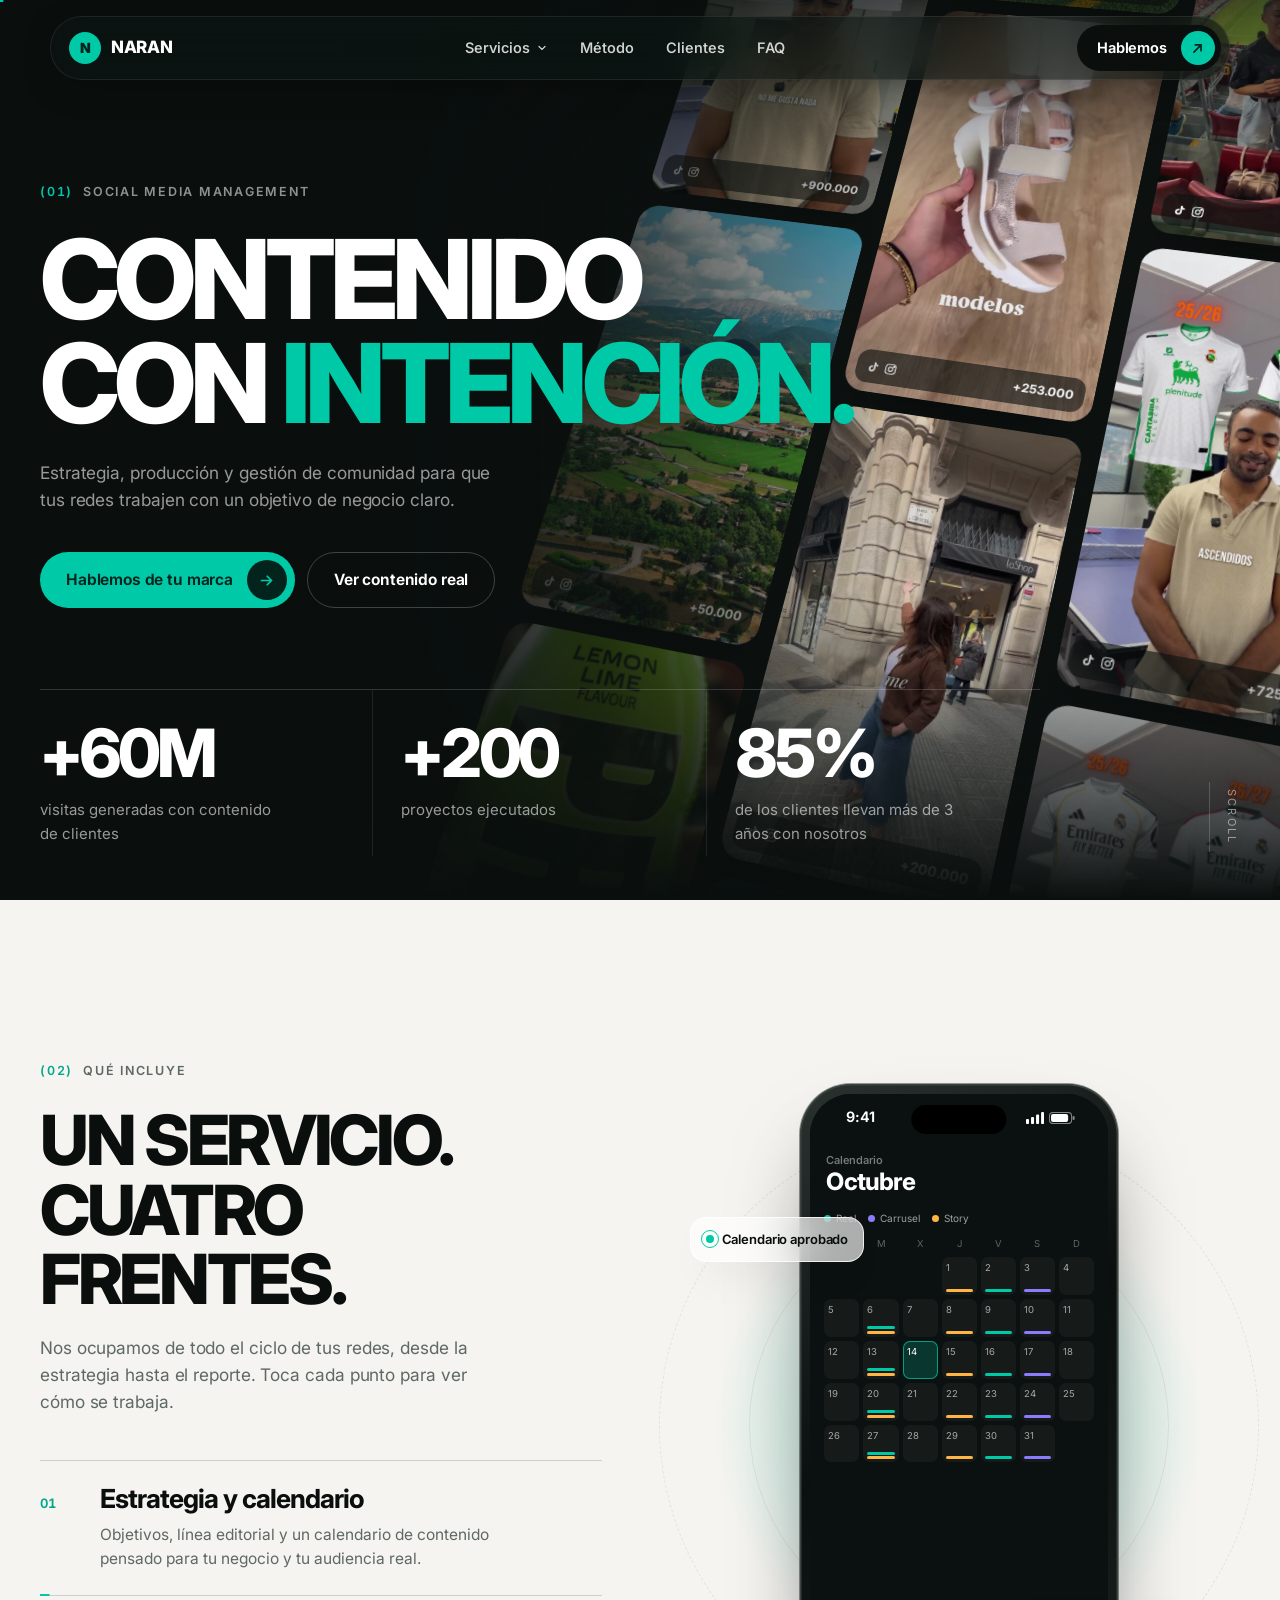
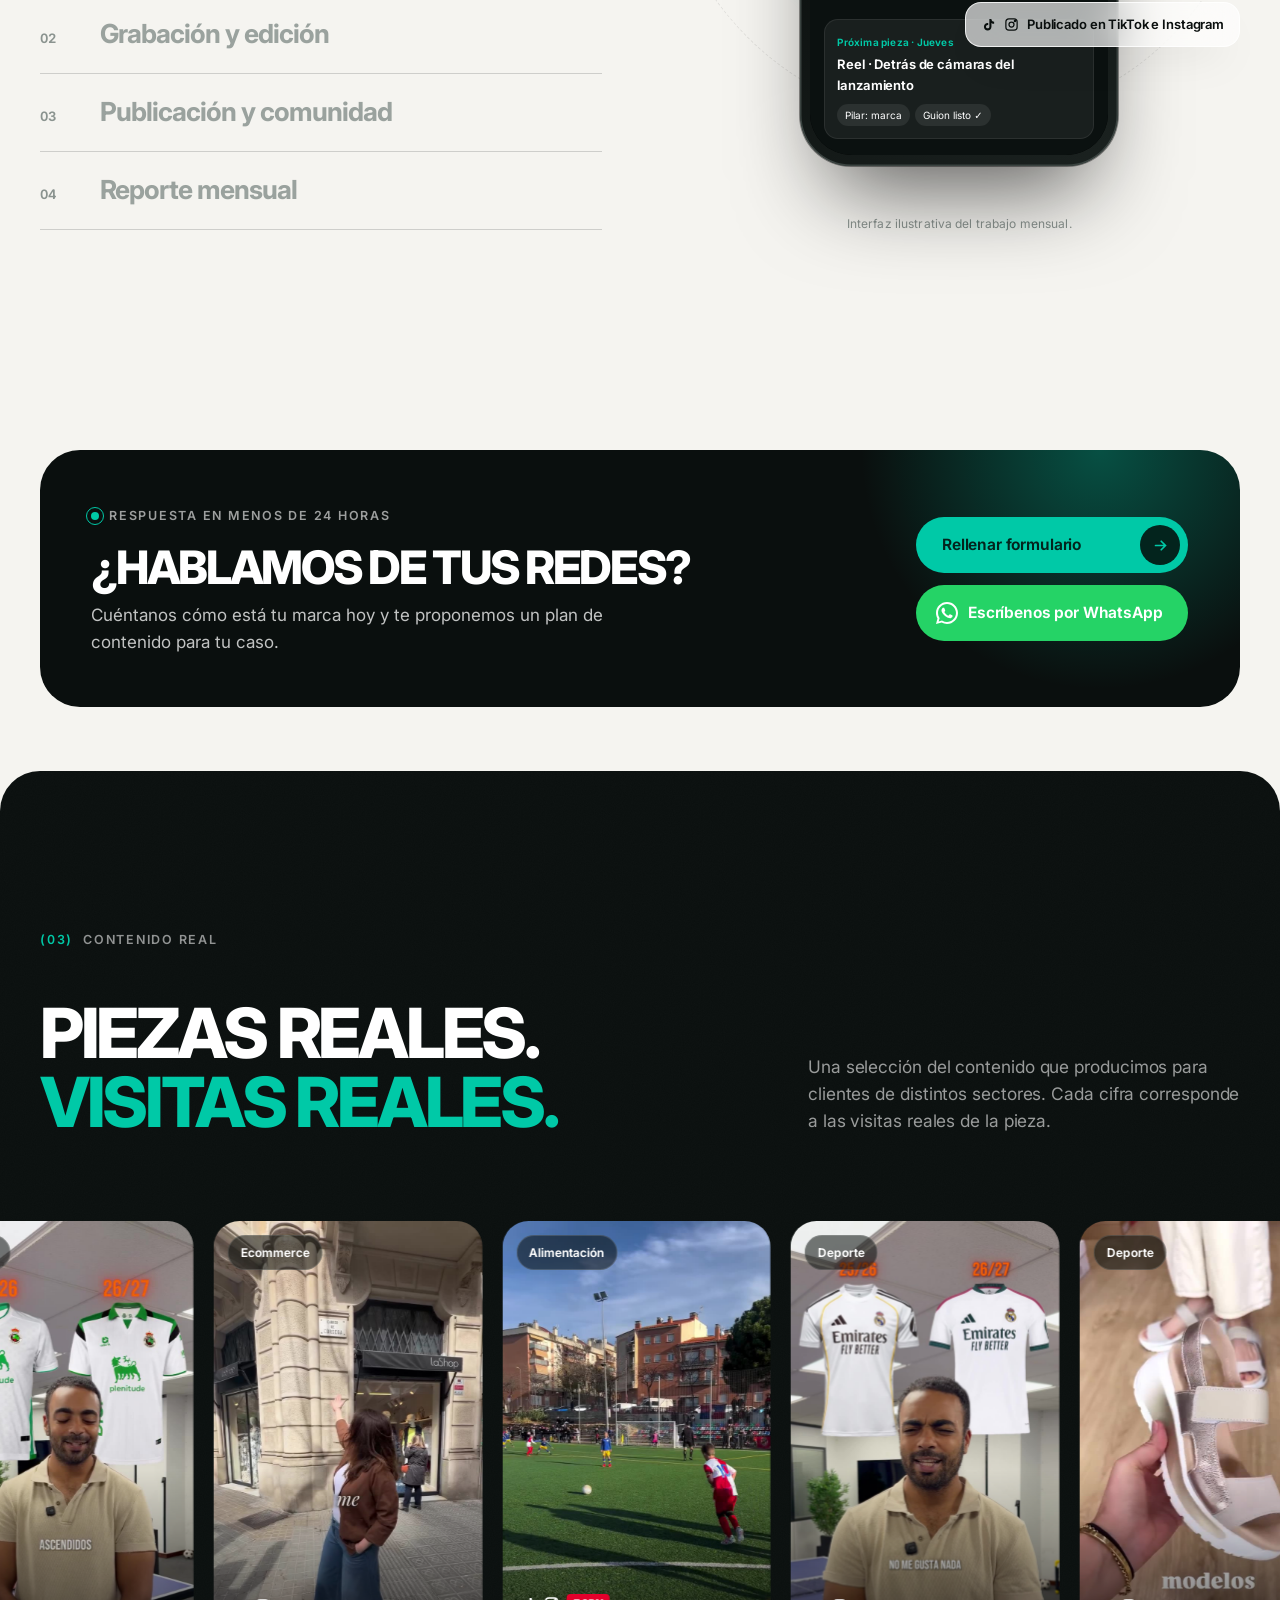
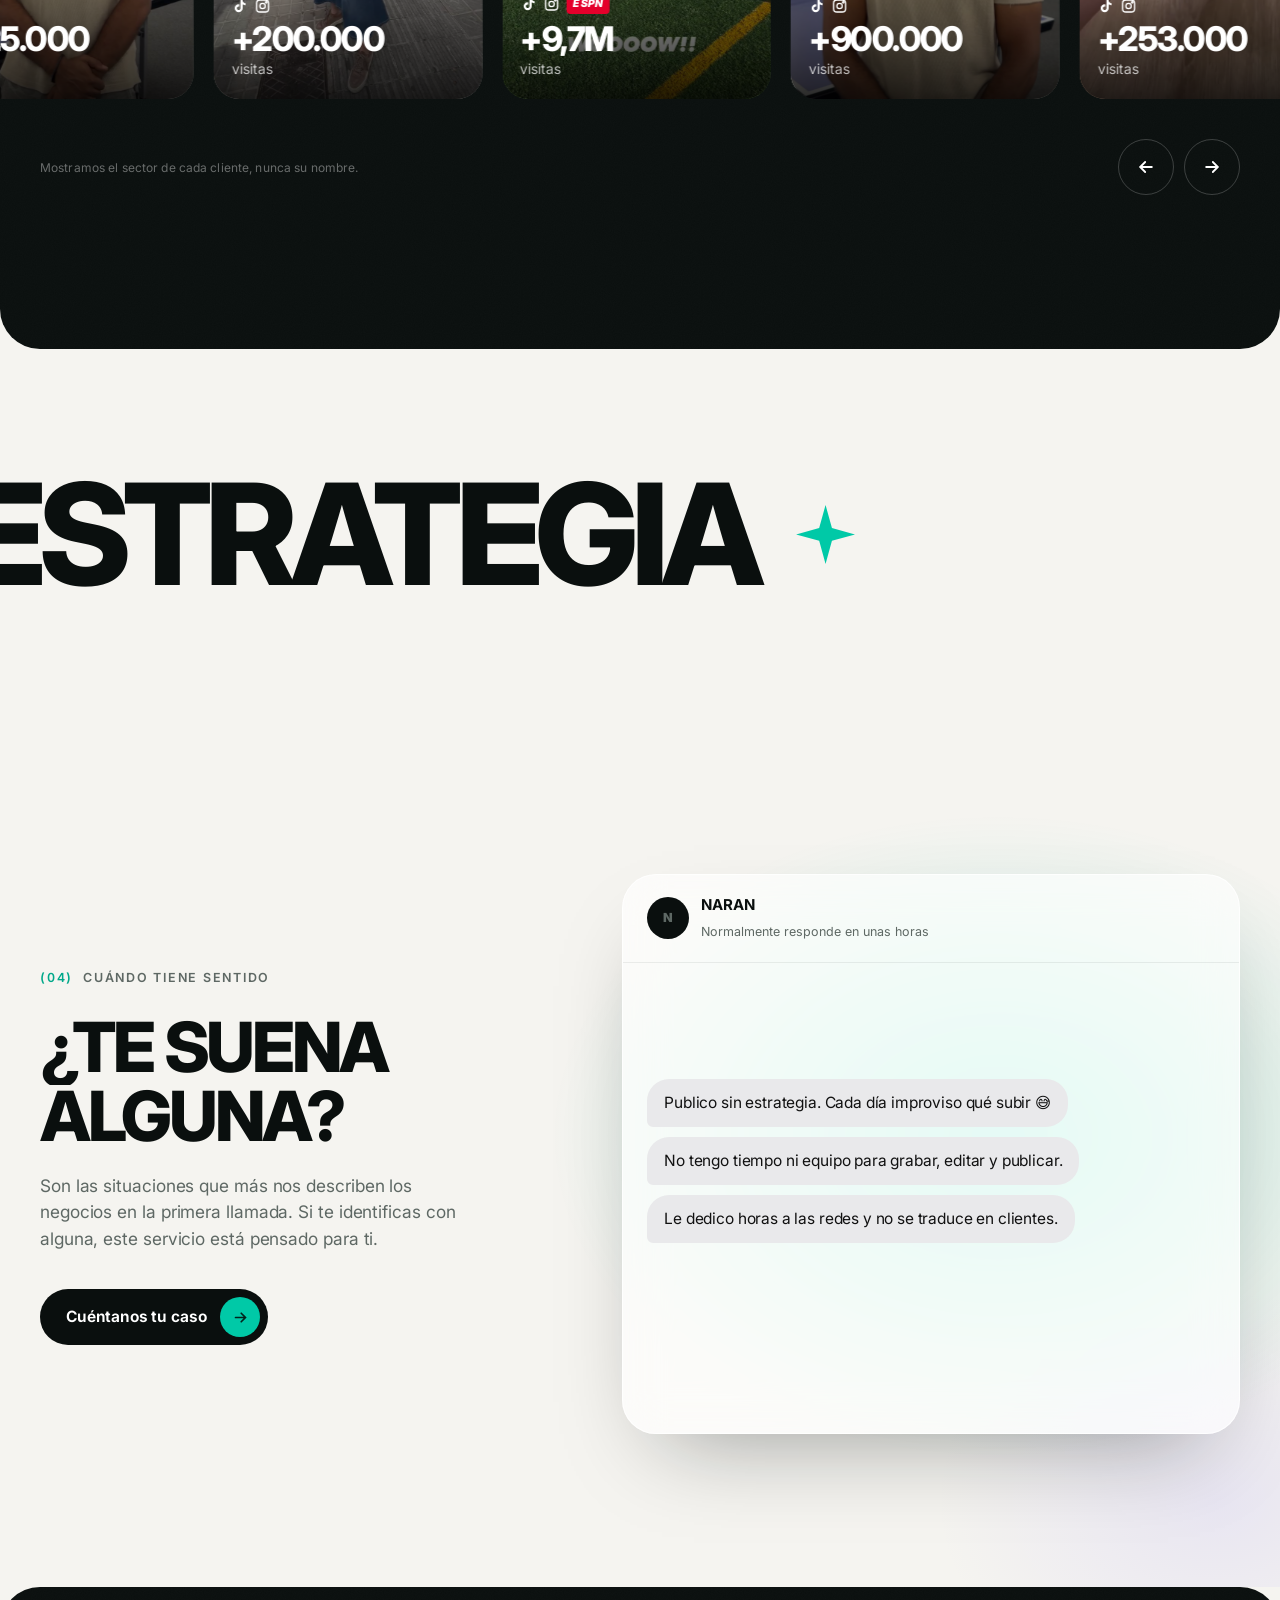
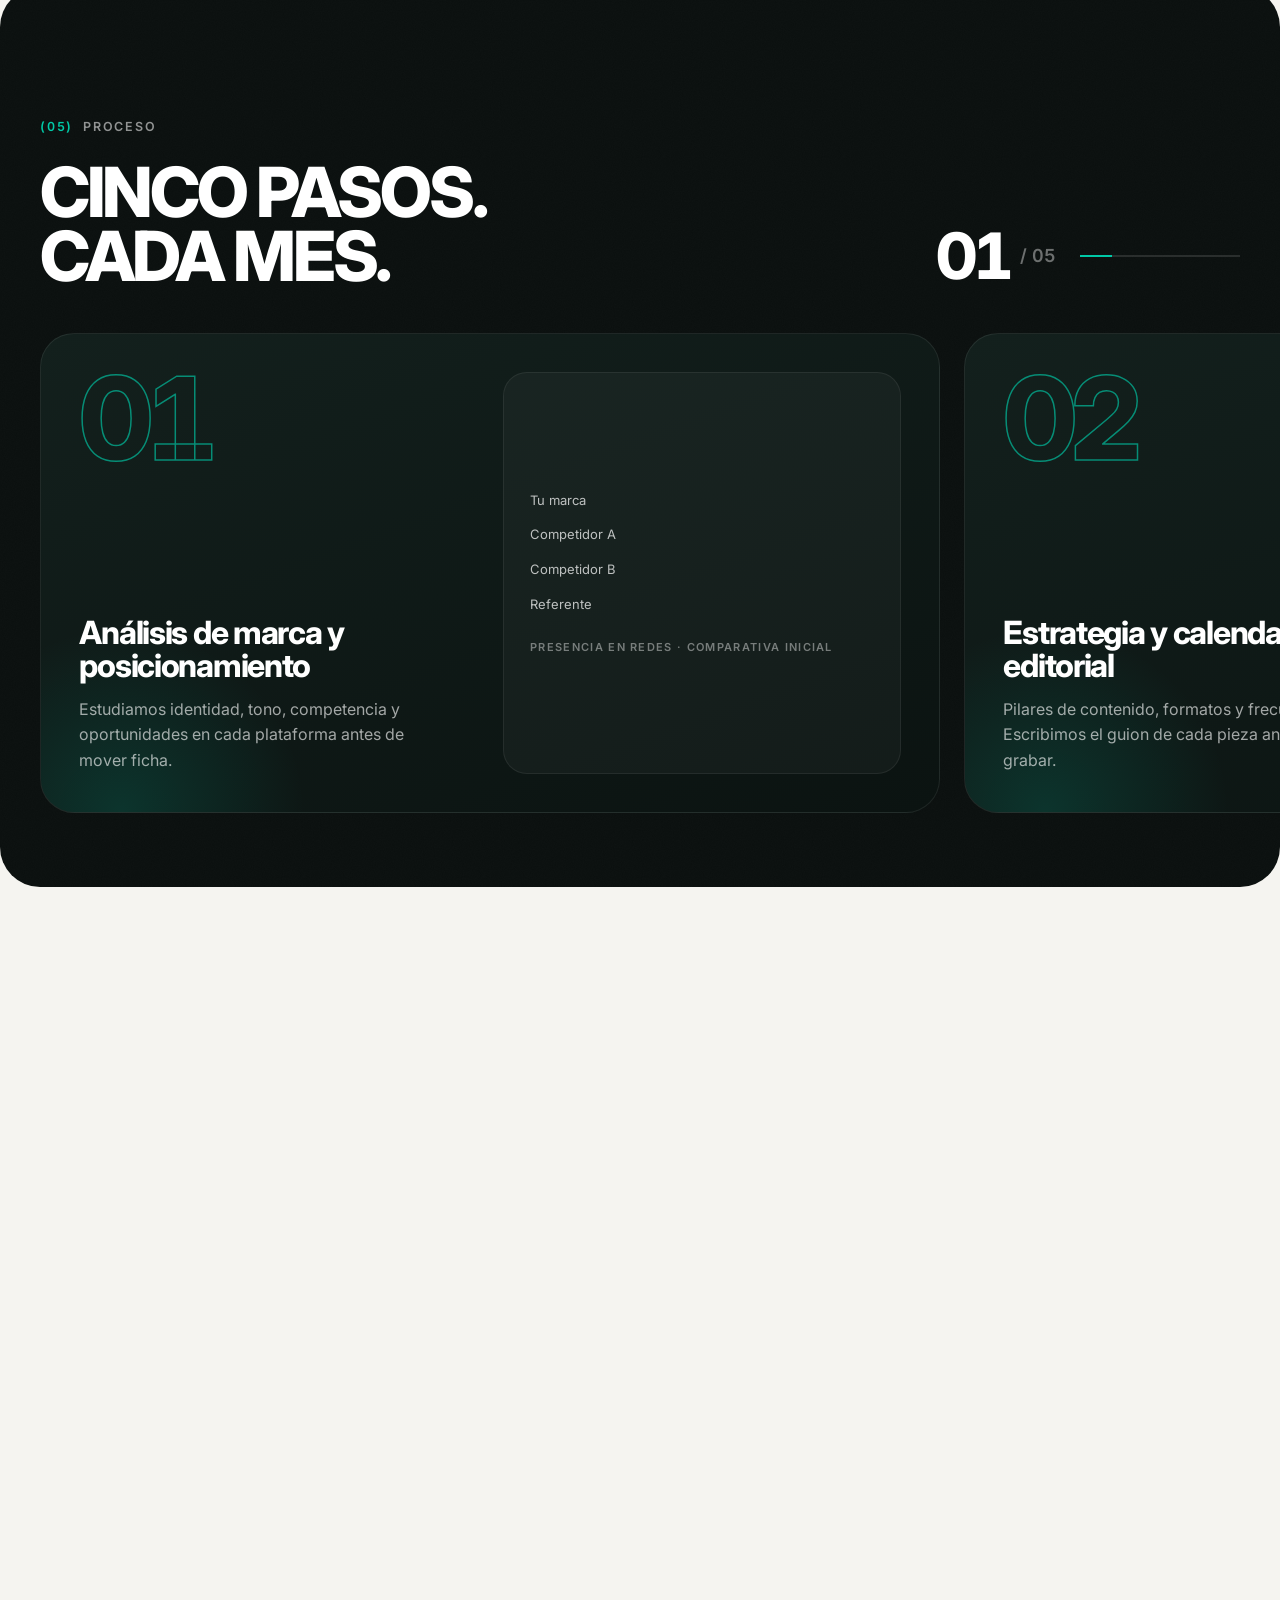
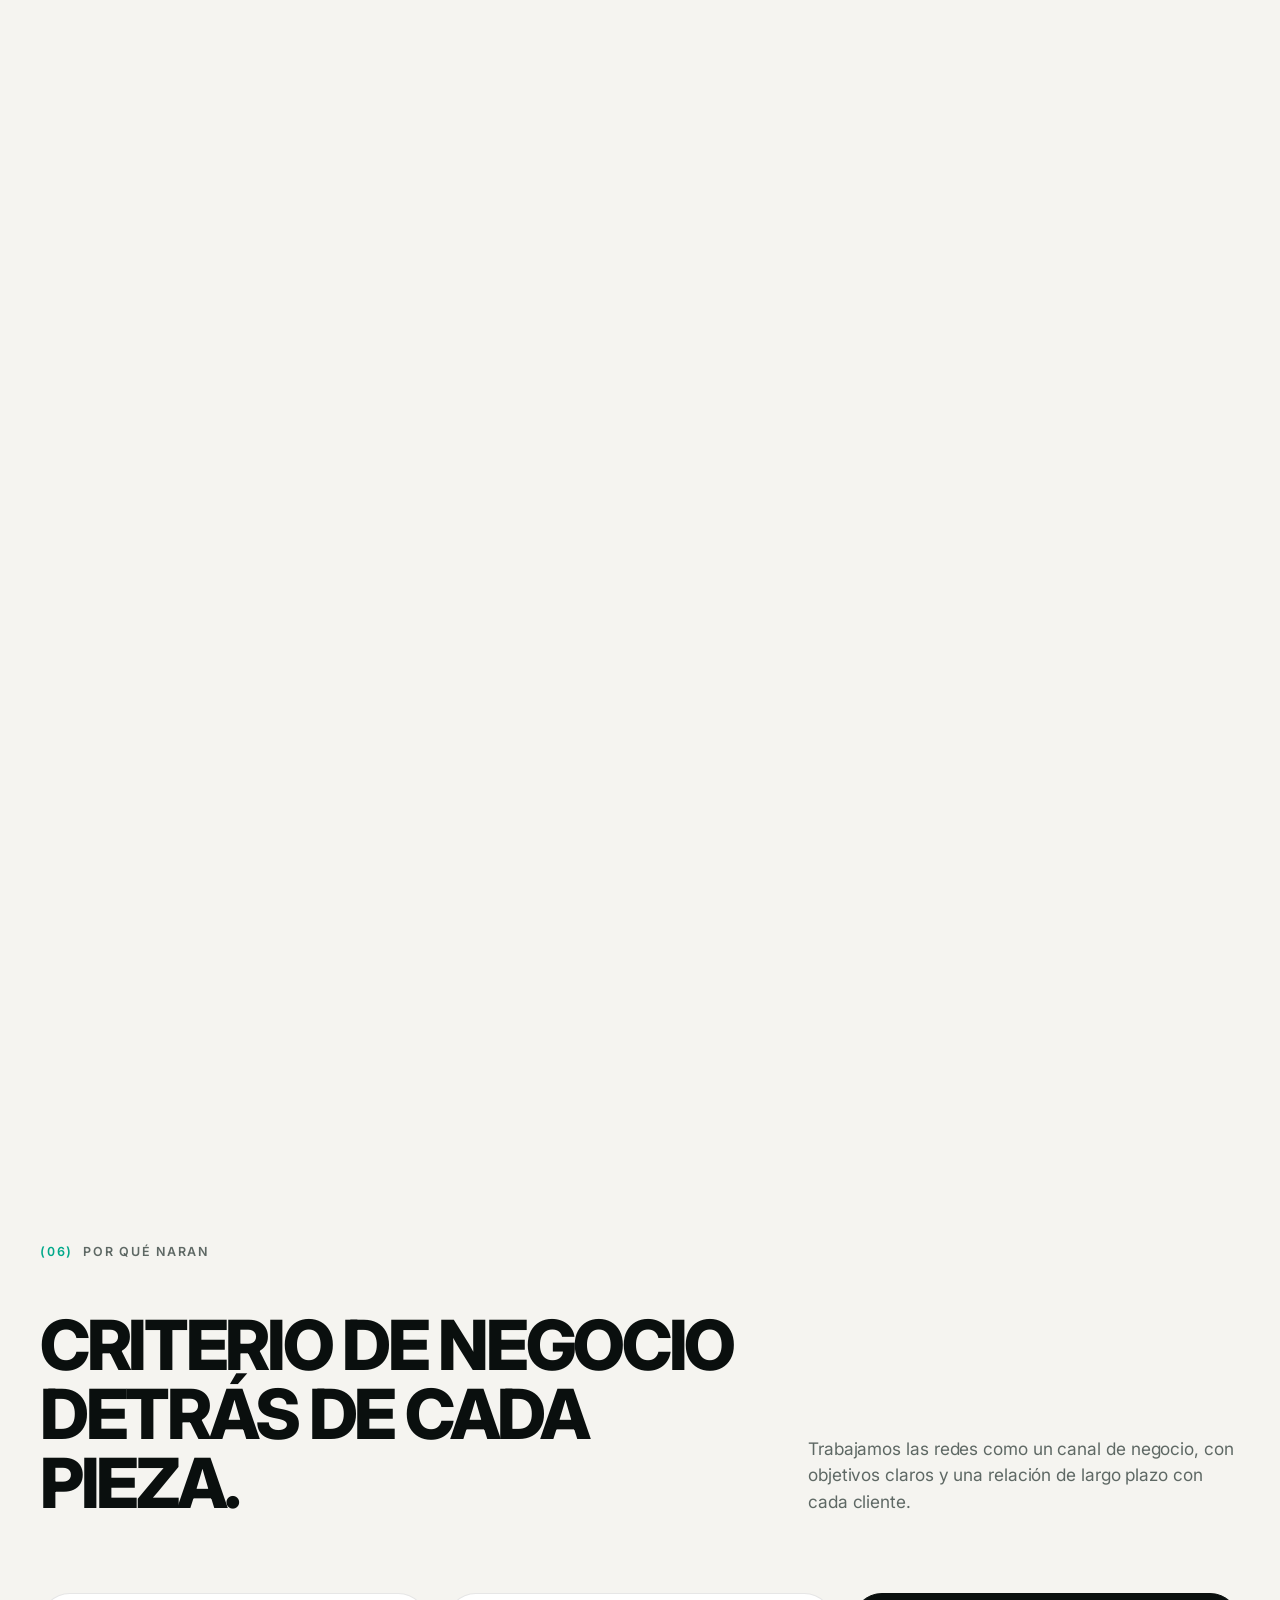
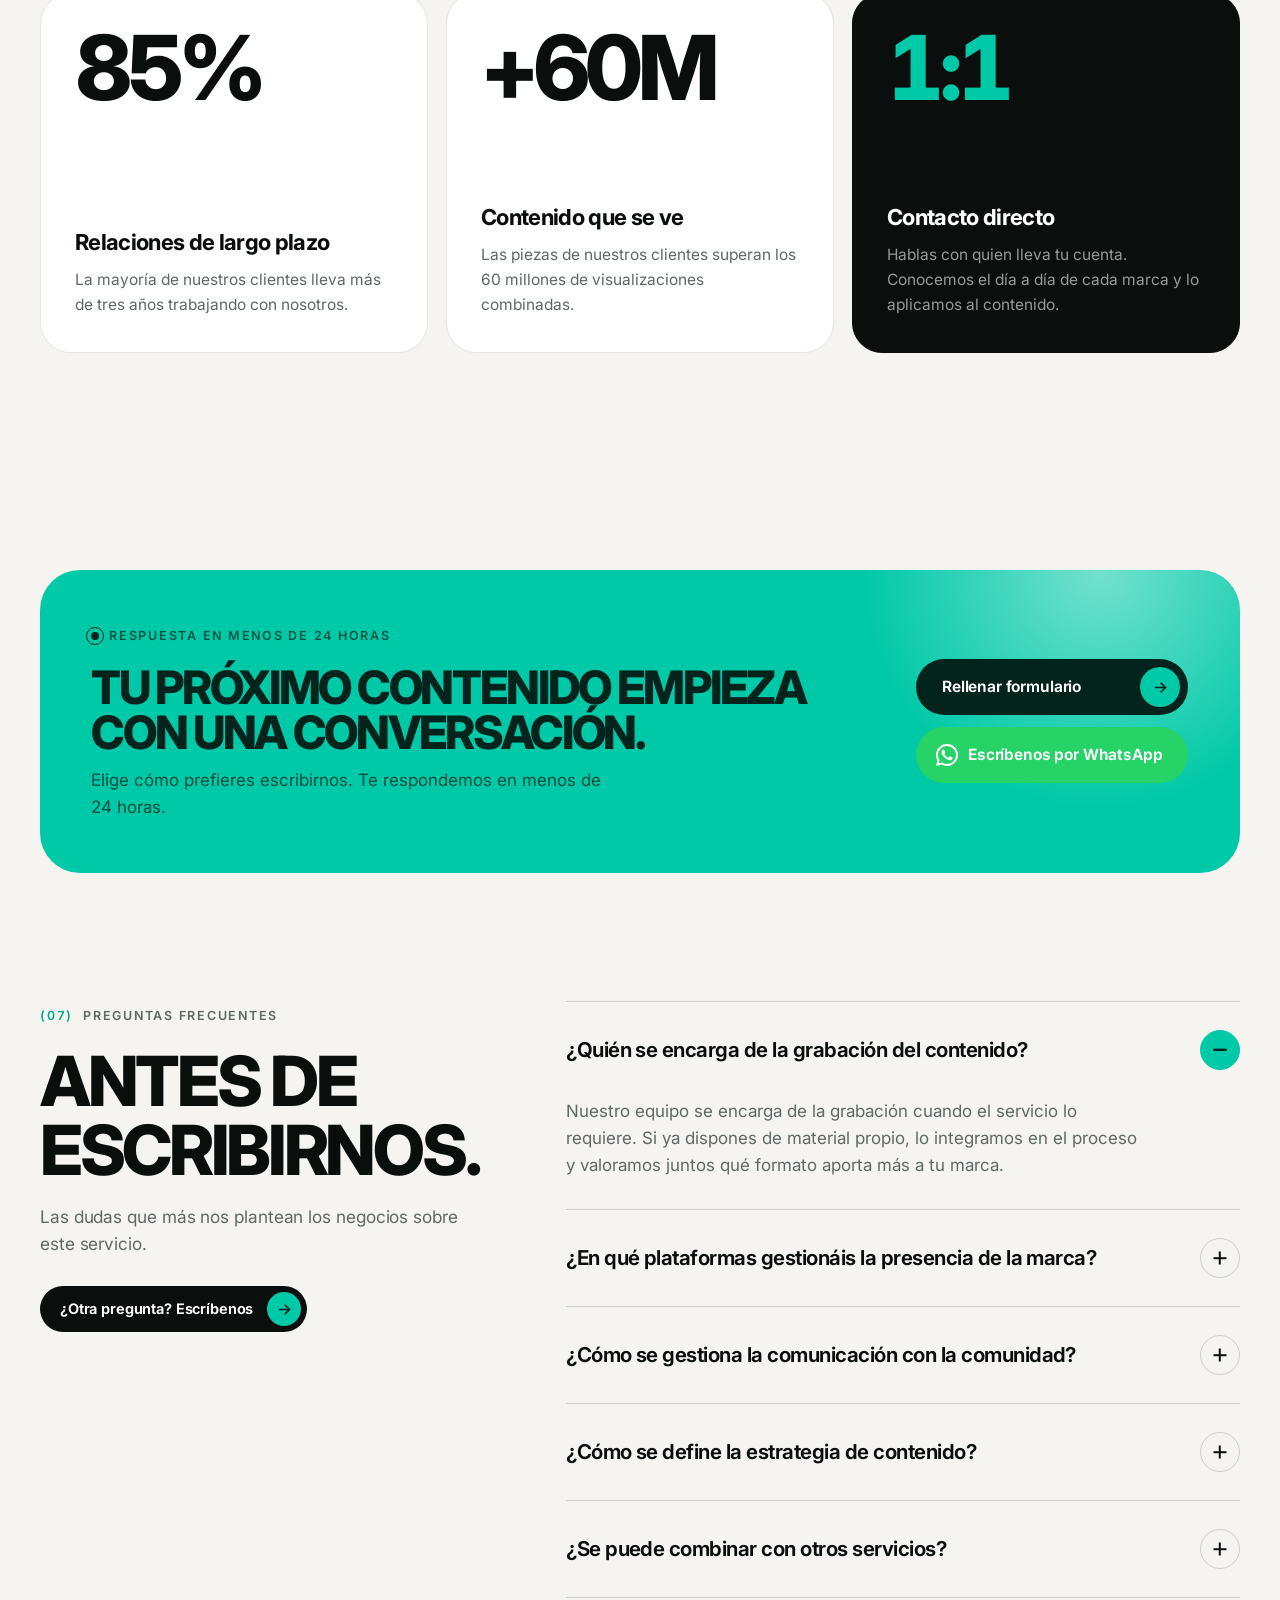
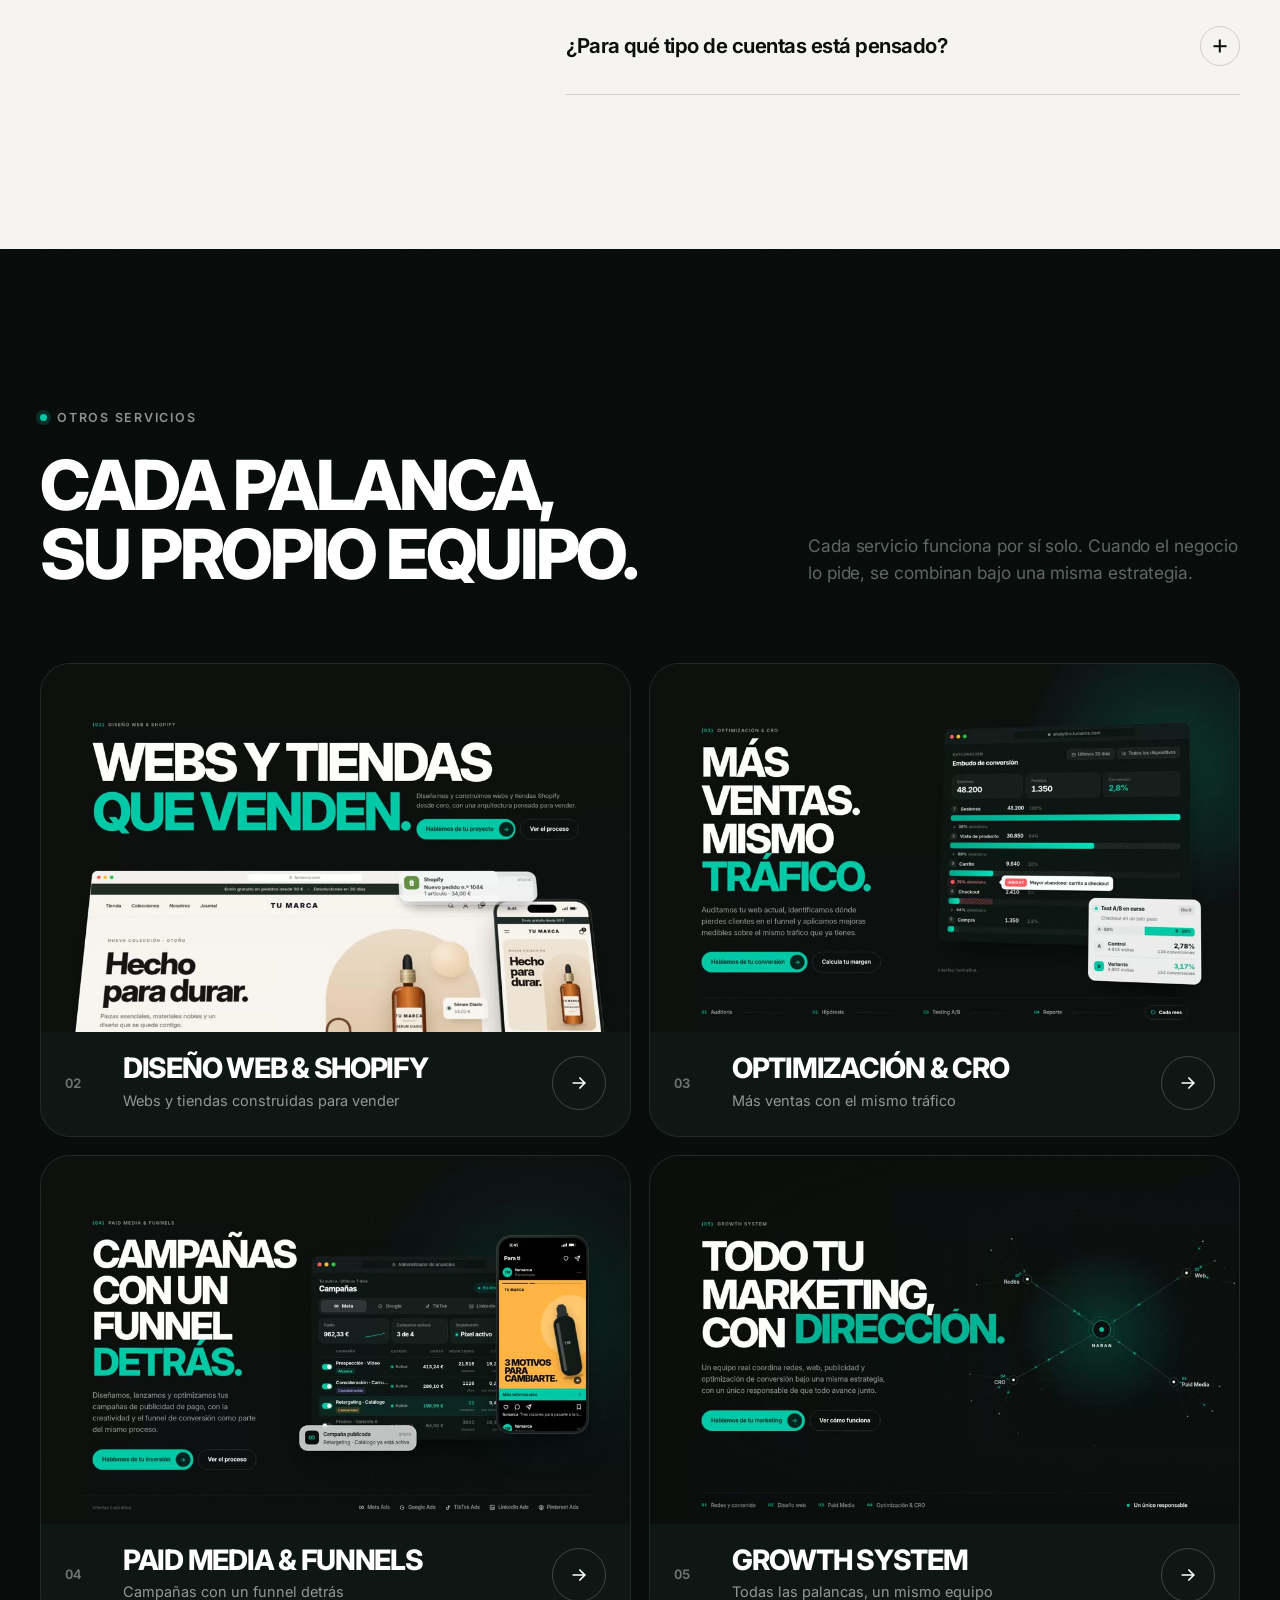
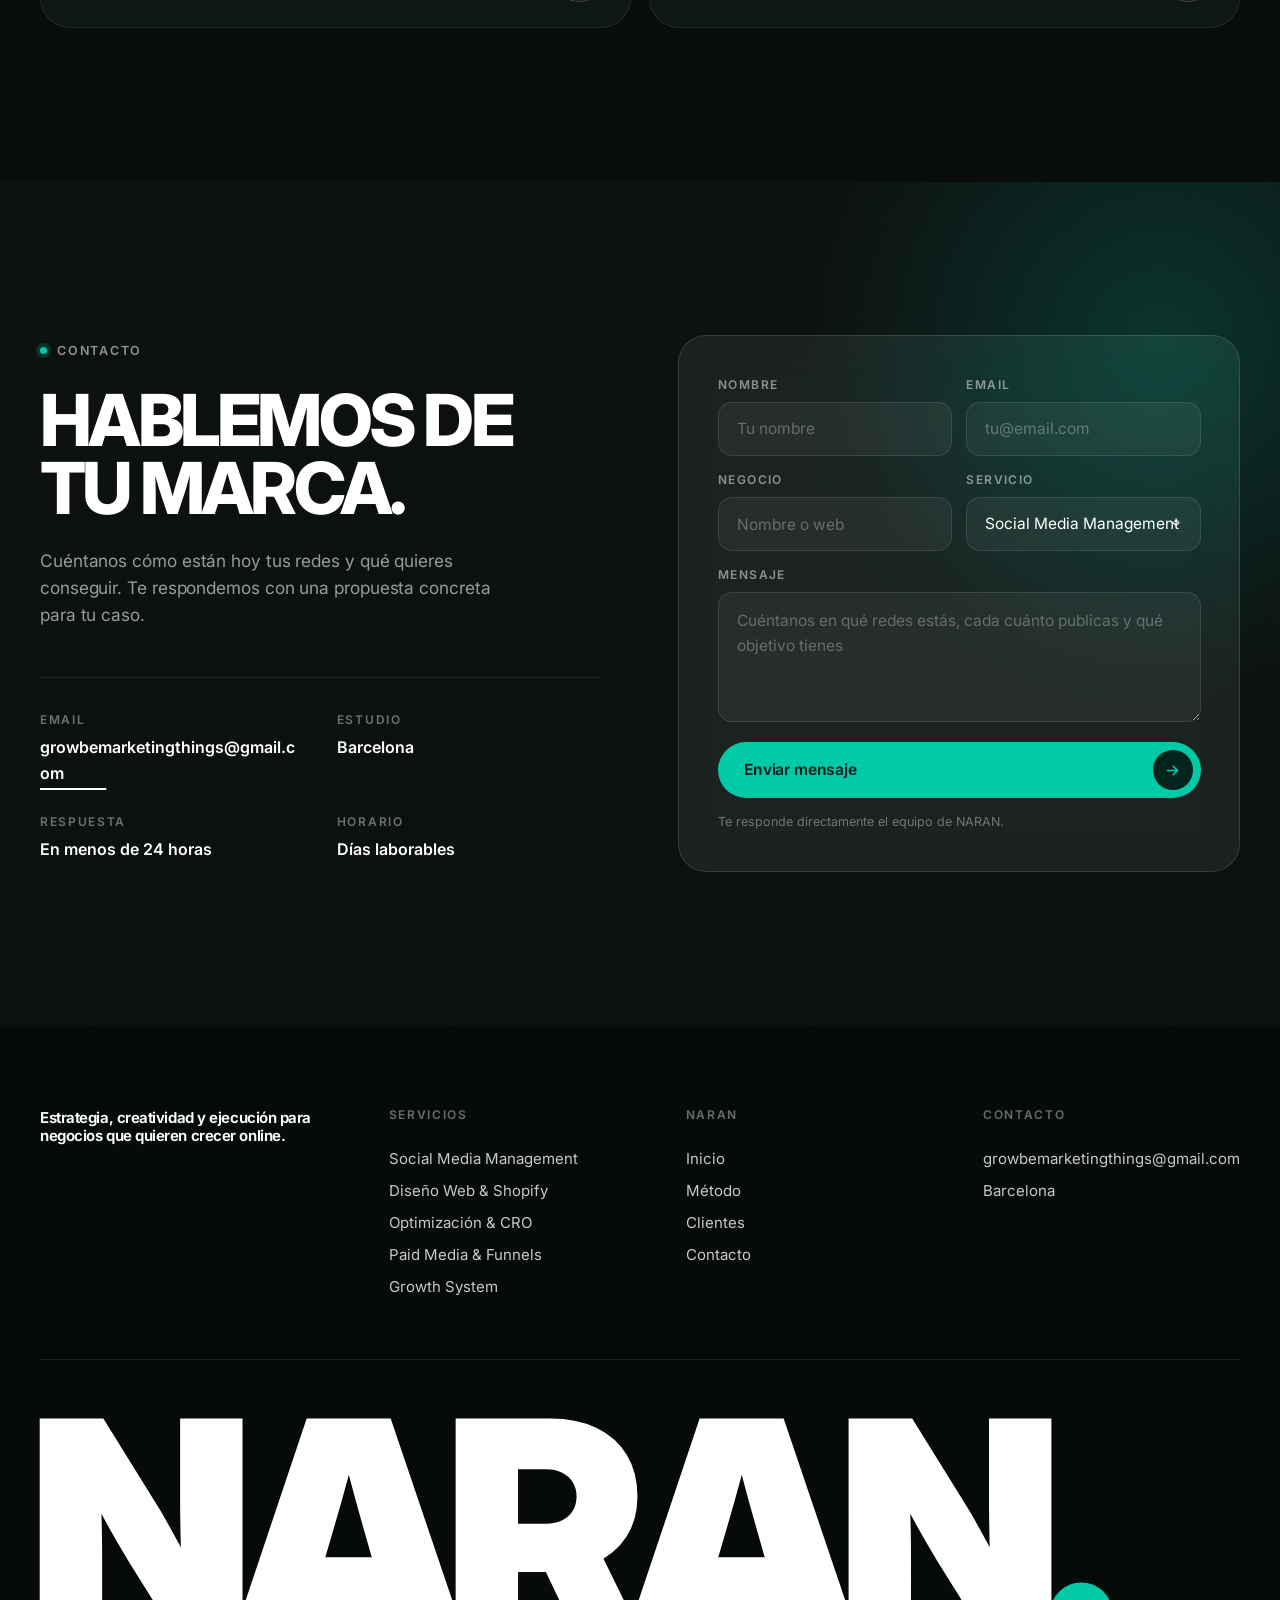
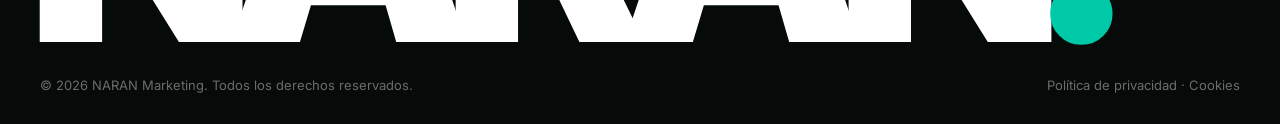
<file: servicios/social-media-management.html>
<!DOCTYPE html>
<html lang="es" data-wa="">
<head>
<meta charset="UTF-8">
<meta name="viewport" content="width=device-width, initial-scale=1.0">
<title>Social Media Management | NARAN Marketing</title>
<meta name="description" content="Estrategia, producción de contenido y gestión de comunidad para que tus redes trabajen con un objetivo de negocio claro. Contenido real con más de 60 millones de visitas.">
<meta name="robots" content="index,follow">
<meta property="og:type" content="website">
<meta property="og:locale" content="es_ES">
<meta property="og:site_name" content="NARAN Marketing">
<meta property="og:title" content="Social Media Management | NARAN Marketing">
<meta property="og:description" content="Estrategia, producción de contenido y gestión de comunidad para que tus redes trabajen con un objetivo de negocio claro. Contenido real con más de 60 millones de visitas.">
<meta name="twitter:card" content="summary_large_image">
<script>
  window.op=window.op||function(){var n=[];return new Proxy(function(){arguments.length&&n.push([].slice.call(arguments))},{get:function(t,r){return"q"===r?n:function(){n.push([r].concat([].slice.call(arguments)))}} ,has:function(t,r){return"q"===r}}) }();
  window.op('init', {
    clientId: '9a602c1d-88fe-4890-8d77-09cd3c6606c5',
    trackScreenViews: true,
    trackOutgoingLinks: true,
    trackAttributes: true,
  });
</script>
<script src="https://openpanel.dev/op1.js" defer async></script>
<link rel="canonical" href="https://naranagency.com/servicios/social-media-management.html">
<meta property="og:url" content="https://naranagency.com/servicios/social-media-management.html">
<meta property="og:image" content="https://naranagency.com/assets/video/naran-reel-poster.jpg">
<meta property="og:image:width" content="1280">
<meta property="og:image:height" content="720">
<meta name="theme-color" content="#0A0F0E">
<link rel="preload" href="../assets/fonts/inter-latin-opsz-normal.woff2" as="font" type="font/woff2" crossorigin>
<link rel="stylesheet" href="../assets/css/naran.css">
<link rel="icon" href="data:image/svg+xml,%3Csvg xmlns='http://www.w3.org/2000/svg' viewBox='0 0 64 64'%3E%3Ccircle cx='32' cy='32' r='32' fill='%2300C9A7'/%3E%3Ctext x='32' y='43' font-family='Arial' font-weight='900' font-size='32' text-anchor='middle' fill='%2303241D'%3EN%3C/text%3E%3C/svg%3E">
<style>
/* ===== Social Media Management ===== */

/* HERO */
.hero{position:relative;min-height:100svh;padding:150px 0 44px;display:flex;flex-direction:column;overflow:hidden;background:var(--ink);}
.hero-wall{position:absolute;top:-18%;right:-6%;width:64%;height:140%;perspective:1600px;z-index:0;}
.wall-3d{display:flex;gap:18px;height:100%;transform:rotateX(18deg) rotateY(-14deg) rotateZ(9deg);transform-style:preserve-3d;will-change:transform;}
.wall-col{flex:1;overflow:hidden;height:100%;}
.wall-track{display:flex;flex-direction:column;gap:18px;will-change:transform;}
@keyframes wallUp{from{transform:translateY(0);}to{transform:translateY(calc(-50% - 9px));}}
@keyframes wallDown{from{transform:translateY(calc(-50% - 9px));}to{transform:translateY(0);}}
.wall-card{position:relative;aspect-ratio:9/16;border-radius:22px;overflow:hidden;background:#121a18;flex-shrink:0;box-shadow:0 30px 60px -30px rgba(0,0,0,.8);}
.wall-card img,.wall-card video{width:100%;height:100%;object-fit:cover;}
.wall-meta{position:absolute;left:10px;right:10px;bottom:10px;display:flex;justify-content:space-between;align-items:center;padding:8px 11px;border-radius:13px;background:rgba(10,15,14,.62);color:#fff;font-size:13px;letter-spacing:-.01em;}
.wall-meta b{font-weight:750;}
.pi{display:inline-flex;gap:5px;align-items:center;}
.pi svg{width:14px;height:14px;}
.hero-shade{position:absolute;inset:0;z-index:1;pointer-events:none;background:linear-gradient(90deg,var(--ink) 0%,rgba(10,15,14,.97) 30%,rgba(10,15,14,.72) 48%,rgba(10,15,14,.1) 72%,rgba(10,15,14,0) 100%),linear-gradient(0deg,var(--ink) 0%,rgba(10,15,14,0) 34%),linear-gradient(180deg,rgba(10,15,14,.7) 0%,rgba(10,15,14,0) 22%);}
.hero-inner{position:relative;z-index:3;flex:1;display:flex;flex-direction:column;justify-content:space-between;gap:72px;}
.hero-copy{max-width:820px;padding-top:3vh;}
.hero h1{margin:28px 0 30px;font-size:clamp(50px,8.6vw,146px);}
.hero-lead{max-width:470px;color:rgba(255,255,255,.72);}
.hero .btn-row{margin-top:38px;}
.hero-stats .stat .v{font-size:clamp(44px,5.2vw,86px);}
.hero-stats{max-width:1000px;}
.hero-scroll{position:absolute;right:var(--gut);bottom:48px;z-index:4;display:flex;flex-direction:column;align-items:center;gap:12px;font-size:11px;letter-spacing:.2em;text-transform:uppercase;color:rgba(255,255,255,.5);writing-mode:vertical-rl;}
.hero-scroll i{display:block;width:1px;height:70px;background:rgba(255,255,255,.18);position:relative;overflow:hidden;}
.hero-scroll i::after{content:'';position:absolute;left:0;top:-40%;width:100%;height:40%;background:var(--accent);animation:scrollLine 2.2s var(--ease-io) infinite;}
@keyframes scrollLine{0%{top:-40%;}100%{top:100%;}}
@media (max-width:1100px){.hero-scroll{display:none;}}
@media (max-width:900px){
  .hero-wall{width:120%;right:-50%;opacity:.5;}
  .hero-shade{background:linear-gradient(90deg,var(--ink) 10%,rgba(10,15,14,.82) 60%,rgba(10,15,14,.4) 100%),linear-gradient(0deg,var(--ink) 5%,rgba(10,15,14,0) 50%);}
}

/* QUÉ INCLUYE */
.inc-grid{display:grid;grid-template-columns:1fr 1fr;gap:clamp(40px,6vw,110px);align-items:center;}
.inc-tabs{margin-top:44px;border-top:1px solid var(--line-2);}
.inc-tab{position:relative;display:grid;grid-template-columns:52px 1fr;gap:8px;width:100%;text-align:left;padding:24px 0;border-bottom:1px solid var(--line-2);}
.it-n{font-size:13px;font-weight:650;color:var(--muted-2);padding-top:8px;font-feature-settings:'tnum';transition:color .4s;}
.it-t{display:block;font-size:clamp(22px,2.05vw,30px);font-weight:720;letter-spacing:-.038em;line-height:1.1;color:#9AA29E;transition:color .45s;}
.inc-tab:hover .it-t{color:#5d6662;}
.inc-tab.is-on .it-t{color:var(--ink);}
.inc-tab.is-on .it-n{color:var(--accent-deep);}
.it-d{display:block;max-height:0;opacity:0;overflow:hidden;color:var(--muted);font-size:15.5px;line-height:1.55;max-width:440px;transition:max-height .7s var(--ease-out),opacity .5s,margin .6s var(--ease-out);}
.inc-tab.is-on .it-d{max-height:120px;opacity:1;margin-top:10px;}
.it-bar{position:absolute;left:0;right:0;bottom:-1px;height:2px;}
.it-bar i{display:block;height:100%;background:var(--accent);transform-origin:left;transform:scaleX(0);}
.inc-right{position:relative;}
.inc-stage{position:relative;display:grid;place-items:center;padding:30px 0;}
.inc-glow{position:absolute;width:560px;height:560px;border-radius:50%;background:radial-gradient(circle,rgba(0,201,167,.34),rgba(0,201,167,0) 62%);}
.inc-stage::before{content:'';position:absolute;width:420px;height:420px;border-radius:50%;border:1px solid rgba(10,15,14,.07);}
.inc-stage::after{content:'';position:absolute;width:600px;height:600px;border-radius:50%;border:1px dashed rgba(10,15,14,.08);}
.inc-phone{position:relative;z-index:2;}
.inc-float{position:absolute;z-index:3;display:flex;align-items:center;gap:8px;padding:11px 15px;border-radius:16px;font-size:13px;font-weight:620;letter-spacing:-.01em;box-shadow:0 20px 40px -20px rgba(10,15,14,.35);color:var(--ink);}
.inc-float svg{width:15px;height:15px;}
.inc-float.f1{left:2%;top:22%;}
.inc-float.f2{right:0;bottom:20%;}
@media (max-width:1000px){.inc-grid{grid-template-columns:1fr;}.inc-right{order:-1;}.inc-float{display:none;}}

/* phone screens */
.scr{position:absolute;inset:0;padding:54px 14px 16px;display:flex;flex-direction:column;gap:10px;color:#fff;background:#0B1110;font-size:12px;opacity:0;transform:scale(.97);transition:opacity .55s ease,transform .7s var(--ease-out);pointer-events:none;}
.scr.is-on{opacity:1;transform:none;}
.scr-head{display:flex;flex-direction:column;padding:4px 2px;}
.scr-app{font-size:11px;color:rgba(255,255,255,.45);font-weight:550;}
.scr-head b{font-size:24px;letter-spacing:-.035em;font-weight:750;line-height:1.1;}
.cal-legend{display:flex;gap:12px;font-size:10px;color:rgba(255,255,255,.6);}
.cal-legend i{display:inline-block;width:7px;height:7px;border-radius:50%;margin-right:5px;}
.cal-grid{display:grid;grid-template-columns:repeat(7,1fr);gap:4px;}
.cal-grid .dw{font-size:9.5px;text-align:center;color:rgba(255,255,255,.35);padding-bottom:2px;}
.cd{position:relative;aspect-ratio:1/1.08;border-radius:7px;background:rgba(255,255,255,.045);font-size:9.5px;padding:3px 4px;color:rgba(255,255,255,.62);display:flex;flex-direction:column;gap:1.5px;}
.cd.e{background:transparent;}
.cd i{display:block;height:3px;border-radius:2px;}
.cd i:first-of-type{margin-top:auto;}
.cd i.a{background:#00C9A7;}.cd i.b{background:#8B7CFF;}.cd i.c{background:#FFB443;}
.cd.t{background:rgba(0,201,167,.2);color:#fff;box-shadow:0 0 0 1px rgba(0,201,167,.7) inset;}
.cal-card{margin-top:auto;padding:12px;border-radius:14px;background:rgba(255,255,255,.06);border:1px solid rgba(255,255,255,.08);}
.cc-k{font-size:10px;color:var(--accent);font-weight:650;letter-spacing:.02em;}
.cc-t{display:block;font-size:13px;font-weight:650;margin:3px 0 9px;letter-spacing:-.01em;}
.cc-tags{display:flex;gap:5px;flex-wrap:wrap;}
.cc-tags i{font-style:normal;font-size:10px;padding:3px 8px;border-radius:999px;background:rgba(255,255,255,.08);}
.ed-prev{position:relative;flex:1;border-radius:16px;overflow:hidden;min-height:0;}
.ed-prev img{width:100%;height:100%;object-fit:cover;}
.ed-rec{position:absolute;top:10px;left:10px;font-size:10px;color:#FF5A5F;font-weight:750;background:rgba(0,0,0,.55);padding:3px 8px;border-radius:6px;}
.ed-cap{position:absolute;bottom:14px;left:50%;transform:translateX(-50%);background:#fff;color:#000;font-weight:800;font-size:12px;padding:5px 9px;border-radius:7px;white-space:nowrap;letter-spacing:-.01em;}
.ed-tl{position:relative;padding:8px;border-radius:12px;background:#141D1B;display:flex;flex-direction:column;gap:5px;}
.ed-ruler{display:flex;justify-content:space-between;font-size:8.5px;color:rgba(255,255,255,.35);}
.ed-track{display:flex;gap:3px;height:18px;}
.ed-track i{display:block;height:100%;border-radius:4px;font-style:normal;font-size:8.5px;font-weight:700;padding:3px 5px;overflow:hidden;white-space:nowrap;}
.ed-track.v i{background:linear-gradient(90deg,#2B6F63,#1B4A42);}
.ed-track.t i{background:#8B7CFF;color:#fff;}
.ed-track.a{height:12px;}
.ed-track.a i{background:repeating-linear-gradient(90deg,rgba(0,201,167,.55) 0 2px,transparent 2px 4px);}
.ed-head{position:absolute;top:4px;bottom:4px;left:6%;width:2px;background:#FF5A5F;border-radius:2px;box-shadow:0 0 8px rgba(255,90,95,.6);}
.scr-edit.is-on .ed-head{animation:edHead 5.5s linear infinite;}
@keyframes edHead{from{left:6%;}to{left:94%;}}
.ed-bar{display:flex;justify-content:space-between;align-items:center;font-size:10px;color:rgba(255,255,255,.6);}
.ed-bar span:last-child{background:var(--accent);color:var(--accent-ink);padding:5px 10px;border-radius:999px;font-weight:700;}
.com-post{position:relative;height:42%;border-radius:16px;overflow:hidden;flex-shrink:0;}
.com-post img{width:100%;height:100%;object-fit:cover;}
.com-ov{position:absolute;left:0;right:0;bottom:0;display:flex;gap:14px;padding:10px 12px;font-size:15px;background:linear-gradient(transparent,rgba(0,0,0,.6));}
.com-list{display:flex;flex-direction:column;gap:9px;}
.cm{display:flex;gap:7px;font-size:11px;line-height:1.35;color:rgba(255,255,255,.86);opacity:0;transform:translateY(8px);transition:opacity .5s,transform .6s var(--ease-out);}
.scr-com.is-on .cm{opacity:1;transform:none;}
.scr-com.is-on .cm:nth-child(2){transition-delay:.35s;}.scr-com.is-on .cm:nth-child(3){transition-delay:.7s;}.scr-com.is-on .cm:nth-child(4){transition-delay:1.05s;}
.cm b{font-weight:700;margin-right:3px;}
.cm.r{padding-left:24px;}
.av{width:20px;height:20px;border-radius:50%;flex-shrink:0;}
.av.brand{background:var(--accent);color:var(--accent-ink);font-style:normal;font-size:10px;font-weight:900;display:grid;place-items:center;}
.com-dm{margin-top:auto;display:flex;align-items:center;gap:9px;padding:11px 12px;border-radius:12px;background:rgba(0,201,167,.13);color:var(--accent);font-size:11px;font-weight:620;}
.ins-kpis{display:grid;grid-template-columns:1fr 1fr;gap:8px;}
.ins-kpis div{padding:10px;border-radius:12px;background:rgba(255,255,255,.055);}
.ins-kpis span{font-size:10px;color:rgba(255,255,255,.5);display:block;}
.ins-kpis b{font-size:15px;display:block;margin:2px 0;letter-spacing:-.02em;}
.ins-kpis em{font-style:normal;font-size:9.5px;color:var(--accent);}
.ins-chart{padding:10px 10px 6px;border-radius:12px;background:rgba(255,255,255,.04);}
.ins-chart svg{width:100%;height:78px;}
.ins-line{stroke-dasharray:320;stroke-dashoffset:320;}
.scr-ins.is-on .ins-line{animation:insDraw 1.8s var(--ease-out) .2s forwards;}
@keyframes insDraw{to{stroke-dashoffset:0;}}
.ins-x{display:flex;justify-content:space-between;font-size:9px;color:rgba(255,255,255,.35);margin-top:3px;}
.ins-top .k{font-size:10px;color:rgba(255,255,255,.5);}
.ins-thumbs{display:grid;grid-template-columns:repeat(3,1fr);gap:6px;margin-top:6px;}
.ins-thumbs img{aspect-ratio:9/11;object-fit:cover;border-radius:9px;width:100%;}
.ins-next{margin-top:auto;font-size:11px;line-height:1.4;padding:10px 11px;border-radius:12px;background:rgba(0,201,167,.13);color:rgba(255,255,255,.88);}
.ins-next b{color:var(--accent);display:block;font-size:9.5px;text-transform:uppercase;letter-spacing:.1em;margin-bottom:2px;}

/* CASOS */
.casos{overflow:hidden;}
.cases-outer{overflow:hidden;cursor:grab;padding:10px 0 4px;user-select:none;-webkit-user-select:none;touch-action:pan-y;}
.cases-outer.is-drag{cursor:grabbing;}
.cases-track{display:flex;gap:20px;width:max-content;will-change:transform;}
.case{position:relative;width:clamp(230px,21vw,300px);aspect-ratio:9/16;border-radius:26px;overflow:hidden;background:#121a18;flex-shrink:0;transform:translateZ(0);}
.case video{width:100%;height:100%;object-fit:cover;transition:transform 1.2s var(--ease-out);pointer-events:none;}
.case:hover video{transform:scale(1.05);}
.case-tag{position:absolute;top:14px;left:14px;padding:7px 12px;border-radius:999px;background:rgba(10,15,14,.55);color:#fff;font-size:12px;font-weight:650;border:1px solid rgba(255,255,255,.14);}
.case-shade{position:absolute;inset:auto 0 0 0;height:48%;background:linear-gradient(transparent,rgba(0,0,0,.82));pointer-events:none;}
.case-info{position:absolute;left:18px;right:18px;bottom:18px;display:flex;flex-direction:column;gap:8px;color:#fff;}
.case-pi{display:flex;gap:7px;align-items:center;}
.case-pi svg{width:16px;height:16px;}
.espn{font-size:10.5px;font-weight:900;background:#E4002B;color:#fff;padding:2px 7px;border-radius:4px;letter-spacing:.02em;font-style:italic;}
.case-v{font-size:14px;color:rgba(255,255,255,.72);}
.case-v b{display:block;font-size:34px;font-weight:800;letter-spacing:-.045em;color:#fff;line-height:1;margin-bottom:2px;}
.cases-foot{display:flex;justify-content:space-between;align-items:center;margin-top:36px;gap:20px;}
.cases-nav{display:flex;gap:10px;}
.cn{width:56px;height:56px;border-radius:50%;border:1px solid rgba(255,255,255,.2);display:grid;place-items:center;color:#fff;transition:background-color .35s,border-color .35s,color .35s;}
.cn svg{width:20px;height:20px;}
.cn:hover{background:var(--accent);border-color:var(--accent);color:var(--accent-ink);}

/* MARQUEE */
.mq-sec{padding:clamp(70px,9vw,120px) 0;overflow:hidden;color:var(--ink);}

/* WHEN / CHAT */
.when{background:radial-gradient(640px 460px at 78% 48%,rgba(0,201,167,.2),rgba(0,201,167,0) 70%),radial-gradient(400px 300px at 95% 90%,rgba(139,124,255,.12),rgba(139,124,255,0) 70%);}
.when-grid{display:grid;grid-template-columns:.9fr 1.1fr;gap:clamp(40px,6vw,100px);align-items:center;}
.when-left .btn{margin-top:36px;}
.chat{border-radius:34px;overflow:hidden;box-shadow:0 40px 90px -40px rgba(10,15,14,.4);}
.chat-top{display:flex;gap:12px;align-items:center;padding:18px 24px;border-bottom:1px solid rgba(10,15,14,.07);}
.chat-av{width:42px;height:42px;border-radius:50%;background:var(--ink);color:var(--accent);display:grid;place-items:center;font-weight:900;flex-shrink:0;}
.chat-top b{display:block;font-size:15px;letter-spacing:-.01em;}
.chat-top span{font-size:12.5px;color:var(--muted);}
.chat-body{padding:26px 24px 30px;display:flex;flex-direction:column;gap:10px;min-height:470px;justify-content:flex-end;}
.msg{max-width:80%;}
.msg p{padding:13px 17px;border-radius:22px;font-size:15.5px;line-height:1.42;letter-spacing:-.01em;}
.msg.in{align-self:flex-start;}
.msg.in p{background:#E9E9EB;color:#111;border-bottom-left-radius:6px;}
.msg.out{align-self:flex-end;}
.msg.out p{background:var(--accent);color:var(--accent-ink);border-bottom-right-radius:6px;font-weight:550;}
.typing{align-self:flex-end;display:flex;gap:4px;padding:15px 17px;border-radius:22px;background:rgba(0,201,167,.2);}
.typing i{width:7px;height:7px;border-radius:50%;background:var(--accent-deep);animation:typ 1.1s infinite ease-in-out;}
.typing i:nth-child(2){animation-delay:.15s;}.typing i:nth-child(3){animation-delay:.3s;}
@keyframes typ{0%,60%,100%{transform:translateY(0);opacity:.5;}30%{transform:translateY(-4px);opacity:1;}}
@media (max-width:900px){.when-grid{grid-template-columns:1fr;}.chat-body{min-height:0;}}

/* PROCESO horizontal */
.proc{position:relative;overflow:hidden;}
.proc-pin{height:100svh;min-height:680px;display:flex;flex-direction:column;justify-content:center;gap:clamp(30px,5vh,56px);padding:100px 0 50px;}
.proc-head{display:flex;justify-content:space-between;align-items:flex-end;gap:30px;}
.proc-count{display:flex;align-items:center;gap:10px;font-feature-settings:'tnum';}
.proc-count b{font-size:clamp(44px,5vw,72px);font-weight:800;letter-spacing:-.06em;line-height:1;}
.proc-count span{color:rgba(255,255,255,.4);font-size:18px;font-weight:600;}
.proc-bar{width:160px;height:2px;background:rgba(255,255,255,.12);margin-left:14px;}
.proc-bar i{display:block;height:100%;background:var(--accent);transform-origin:left;transform:scaleX(.2);}
.proc-track{display:flex;gap:24px;width:max-content;padding-left:max(var(--gut),calc((100vw - var(--wrap)) / 2));padding-right:var(--gut);will-change:transform;}
.pcard{width:min(74vw,900px);height:min(54vh,480px);min-height:380px;border-radius:34px;background:linear-gradient(160deg,#13201D,#0B1311);border:1px solid rgba(255,255,255,.08);display:grid;grid-template-columns:1fr 1fr;grid-template-rows:auto 1fr;padding:clamp(24px,3vw,40px);gap:26px;position:relative;overflow:hidden;flex-shrink:0;}
.pcard::before{content:'';position:absolute;width:400px;height:400px;border-radius:50%;left:-120px;bottom:-200px;background:radial-gradient(circle,rgba(0,201,167,.16),transparent 65%);}
.pc-n{grid-column:1;font-size:clamp(84px,9vw,150px);font-weight:800;letter-spacing:-.07em;line-height:.8;color:transparent;-webkit-text-stroke:1.5px rgba(0,201,167,.65);font-feature-settings:'tnum';}
.pc-body{grid-column:1;grid-row:2;align-self:end;position:relative;}
.pc-body h3{font-size:clamp(24px,2.5vw,38px);letter-spacing:-.04em;line-height:1.03;font-weight:750;margin-bottom:14px;}
.pc-body p{color:rgba(255,255,255,.62);max-width:360px;font-size:16px;}
.pc-vis{grid-column:2;grid-row:1/3;border-radius:24px;background:rgba(255,255,255,.035);border:1px solid rgba(255,255,255,.07);padding:26px;position:relative;overflow:hidden;display:flex;flex-direction:column;justify-content:center;gap:14px;}
.va-row{display:grid;grid-template-columns:112px 1fr;gap:12px;align-items:center;font-size:13px;color:rgba(255,255,255,.72);}
.va-row i{display:block;height:10px;border-radius:6px;background:rgba(255,255,255,.08);position:relative;overflow:hidden;}
.va-row i::after{content:'';position:absolute;left:0;top:0;bottom:0;width:var(--w);background:rgba(255,255,255,.32);border-radius:6px;}
.va-row:first-child i::after{background:var(--accent);}
.va-k,.vo-k,.vg-k{font-size:11px;color:rgba(255,255,255,.42);letter-spacing:.12em;text-transform:uppercase;font-weight:600;}
.va-k{margin-top:10px;}
.vg-k{color:var(--accent);}
.v-guion p{font-size:14px;color:rgba(255,255,255,.76);padding:11px 13px;border-radius:13px;background:rgba(255,255,255,.045);line-height:1.4;}
.v-guion p b{display:block;font-size:11.5px;color:var(--accent);font-weight:650;margin-bottom:2px;}
.vg-tags{display:flex;gap:6px;flex-wrap:wrap;}
.vg-tags i{font-style:normal;font-size:11.5px;padding:5px 10px;border-radius:999px;border:1px solid rgba(255,255,255,.14);color:rgba(255,255,255,.72);}
.v-rec{padding:0;}
.v-rec img{position:absolute;inset:0;width:100%;height:100%;object-fit:cover;}
.vr-rec{position:absolute;top:16px;left:16px;padding:6px 11px;border-radius:9px;background:rgba(0,0,0,.55);color:#FF5A5F;font-size:12.5px;font-weight:750;backdrop-filter:blur(8px);}
.vr-grid{position:absolute;inset:0;background-image:linear-gradient(rgba(255,255,255,.2) 1px,transparent 1px),linear-gradient(90deg,rgba(255,255,255,.2) 1px,transparent 1px);background-size:33.34% 33.34%;pointer-events:none;}
.v-com .b{max-width:82%;padding:12px 16px;border-radius:21px;font-size:14.5px;line-height:1.4;}
.v-com .b.in{background:#28322F;align-self:flex-start;border-bottom-left-radius:6px;}
.v-com .b.out{background:var(--accent);color:var(--accent-ink);align-self:flex-end;border-bottom-right-radius:6px;font-weight:550;}
.v-opt svg{width:100%;height:170px;}
.vo-l{stroke-dasharray:420;stroke-dashoffset:0;}
@media (max-width:900px){
  .proc-pin{height:auto;min-height:0;padding:96px 0;}
  .proc-count{display:none;}
  .proc-track{flex-direction:column;width:auto;padding:0 var(--gut);transform:none !important;}
  .pcard{width:100%;height:auto;min-height:0;grid-template-columns:1fr;grid-template-rows:auto;}
  .pc-body,.pc-vis{grid-column:1;grid-row:auto;}
  .pc-vis{min-height:220px;}
}

/* WHY */
.why-grid{display:grid;grid-template-columns:repeat(3,1fr);gap:18px;}
.why-c{padding:34px;border-radius:30px;background:var(--card);border:1px solid var(--line);min-height:360px;display:flex;flex-direction:column;transition:transform .6s var(--ease-out),box-shadow .6s var(--ease-out);}
.why-c:hover{box-shadow:var(--shadow-2);}
.why-big{font-size:clamp(64px,7vw,110px);font-weight:800;letter-spacing:-.065em;line-height:.9;margin-bottom:auto;font-feature-settings:'tnum';}
.why-c h3{font-size:22px;letter-spacing:-.03em;margin:44px 0 8px;font-weight:720;}
.why-c p{color:var(--muted);font-size:15.5px;}
.why-c--d{background:var(--ink);color:#fff;border-color:var(--ink);}
.why-c--d .why-big{color:var(--accent);}
.why-c--d p{color:var(--muted-d);}
@media (max-width:900px){.why-grid{grid-template-columns:1fr;}.why-c{min-height:0;}}

.faq-sec{padding-top:clamp(40px,5vw,80px);}
@media (max-width:1000px){
  .inc-left{display:contents;}
  .inc-grid{row-gap:0;}
  .inc-left > .label{order:1;} .inc-left > h2{order:2;} .inc-left > .lead{order:3;}
  .inc-right{order:4;margin-top:20px;}
  .inc-tabs{order:5;}
}

</style>
</head>
<body class="p-smm">
<div class="progress" aria-hidden="true"><i></i></div>
<header class="nv">
  <div class="nv-bar">
    <a href="../index.html" class="nv-logo" aria-label="NARAN, inicio"><span class="mark">N</span>NARAN</a>
    <nav class="nv-links" aria-label="Principal">
      <div class="nv-dd">
        <button type="button" aria-haspopup="true">Servicios<svg viewBox="0 0 24 24" fill="none" stroke="currentColor" stroke-width="2.4" stroke-linecap="round"><path d="M6 9l6 6 6-6"/></svg></button>
        <div class="nv-panel">
          <a href="social-media-management.html" class="is-current"><span class="i"><svg viewBox="0 0 24 24" fill="none" stroke="currentColor" stroke-width="2" stroke-linecap="round" stroke-linejoin="round"><rect x="6" y="2.5" width="12" height="19" rx="3"/><path d="M10.5 9.5v5l4-2.5z" fill="currentColor"/></svg></span><div><strong>Social Media Management</strong><span>Estrategia, contenido y comunidad</span></div></a>
          <a href="diseno-web-shopify.html" class=""><span class="i"><svg viewBox="0 0 24 24" fill="none" stroke="currentColor" stroke-width="2" stroke-linecap="round" stroke-linejoin="round"><rect x="2.5" y="4" width="19" height="15" rx="2.5"/><path d="M2.5 8.5h19"/></svg></span><div><strong>Diseño Web &amp; Shopify</strong><span>Webs y tiendas construidas para vender</span></div></a>
          <a href="optimizacion-cro.html" class=""><span class="i"><svg viewBox="0 0 24 24" fill="none" stroke="currentColor" stroke-width="2" stroke-linecap="round" stroke-linejoin="round"><path d="M3 20h18M6 16v-4M11 16V8M16 16v-6M20 5l-4 3"/></svg></span><div><strong>Optimización &amp; CRO</strong><span>Más ventas con el mismo tráfico</span></div></a>
          <a href="paid-media-funnels.html" class=""><span class="i"><svg viewBox="0 0 24 24" fill="none" stroke="currentColor" stroke-width="2" stroke-linecap="round" stroke-linejoin="round"><path d="M3 4h18l-7 8v6l-4 2v-8z"/></svg></span><div><strong>Paid Media &amp; Funnels</strong><span>Campañas con un funnel detrás</span></div></a>
          <a href="growth-system.html" class=""><span class="i"><svg viewBox="0 0 24 24" fill="none" stroke="currentColor" stroke-width="2" stroke-linecap="round" stroke-linejoin="round"><circle cx="12" cy="12" r="3"/><circle cx="12" cy="3.5" r="1.5"/><circle cx="12" cy="20.5" r="1.5"/><circle cx="3.5" cy="12" r="1.5"/><circle cx="20.5" cy="12" r="1.5"/><path d="M12 5v4M12 15v4M5 12h4M15 12h4"/></svg></span><div><strong>Growth System</strong><span>Todas las palancas, un mismo equipo</span></div></a>
          <a href="../index.html#servicios" class="all"><div><strong>Ver todos los servicios</strong></div><svg width="18" height="18" viewBox="0 0 24 24" fill="none" stroke="currentColor" stroke-width="2.2" stroke-linecap="round"><path d="M5 12h14M13 6l6 6-6 6"/></svg></a>
        </div>
      </div>
      <a href="../index.html#metodologia">Método</a>
      <a href="../index.html#clientes">Clientes</a>
      <a href="#faq">FAQ</a>
    </nav>
    <div class="nv-cta">
      <a href="#contacto" class="btn btn--dark btn--sm" data-magnetic=".25">Hablemos<span class="btn-ico"><svg viewBox="0 0 24 24" fill="none" stroke="currentColor" stroke-width="2.4" stroke-linecap="round"><path d="M7 17L17 7M9 7h8v8"/></svg><svg viewBox="0 0 24 24" fill="none" stroke="currentColor" stroke-width="2.4" stroke-linecap="round"><path d="M7 17L17 7M9 7h8v8"/></svg></span></a>
      <button class="nv-burger" type="button" aria-label="Abrir menú"><span></span><span></span></button>
    </div>
  </div>
</header>

<div class="m-menu" aria-hidden="true" data-lenis-prevent>
  <nav>
    <a href="social-media-management.html">Social Media <small>01</small></a>
    <a href="diseno-web-shopify.html">Web &amp; Shopify <small>02</small></a>
    <a href="optimizacion-cro.html">CRO <small>03</small></a>
    <a href="paid-media-funnels.html">Paid Media <small>04</small></a>
    <a href="growth-system.html">Growth System <small>05</small></a>
    <a href="#contacto">Contacto <small>→</small></a>
  </nav>
  <div class="m-foot">
    <a href="mailto:growbemarketingthings@gmail.com">growbemarketingthings@gmail.com</a>
    <span>Barcelona</span>
  </div>
</div>

<main id="main">

<!-- ============ HERO ============ -->
<section class="hero dark grain" data-nav="dark">
  <div class="hero-wall" aria-hidden="true"><div class="wall-3d"><div class="wall-col c1"><div class="wall-track"><div class="wall-card"><video data-src="../assets/videos/reel-01-c.mp4" poster="../assets/videos/reel-01-poster.jpg" muted loop playsinline preload="none"></video><div class="wall-meta"><span class="pi"><svg viewBox="0 0 24 24" fill="currentColor" aria-hidden="true"><path d="M16.6 3h-3.2v12.4c0 1.5-1.2 2.7-2.7 2.7s-2.7-1.2-2.7-2.7 1.2-2.7 2.7-2.7c.3 0 .5 0 .8.1v-3.2c-.3 0-.5-.1-.8-.1-3.3 0-6 2.7-6 6s2.7 6 6 6 6-2.7 6-6V9.5c1.2.9 2.7 1.4 4.3 1.4V7.7c-2.5 0-4.4-1.9-4.4-4.4z"/></svg><svg viewBox="0 0 24 24" fill="none" stroke="currentColor" stroke-width="2" aria-hidden="true"><rect x="3" y="3" width="18" height="18" rx="5"/><circle cx="12" cy="12" r="4"/><circle cx="17.5" cy="6.5" r="1" fill="currentColor"/></svg></span><b>+725.000</b></div></div><div class="wall-card"><video data-src="../assets/videos/reel-07-c.mp4" poster="../assets/videos/reel-07-poster.jpg" muted loop playsinline preload="none"></video><div class="wall-meta"><span class="pi"><svg viewBox="0 0 24 24" fill="currentColor" aria-hidden="true"><path d="M16.6 3h-3.2v12.4c0 1.5-1.2 2.7-2.7 2.7s-2.7-1.2-2.7-2.7 1.2-2.7 2.7-2.7c.3 0 .5 0 .8.1v-3.2c-.3 0-.5-.1-.8-.1-3.3 0-6 2.7-6 6s2.7 6 6 6 6-2.7 6-6V9.5c1.2.9 2.7 1.4 4.3 1.4V7.7c-2.5 0-4.4-1.9-4.4-4.4z"/></svg><svg viewBox="0 0 24 24" fill="none" stroke="currentColor" stroke-width="2" aria-hidden="true"><rect x="3" y="3" width="18" height="18" rx="5"/><circle cx="12" cy="12" r="4"/><circle cx="17.5" cy="6.5" r="1" fill="currentColor"/></svg></span><b>+900.000</b></div></div><div class="wall-card"><video data-src="../assets/videos/reel-04-c.mp4" poster="../assets/videos/reel-04-poster.jpg" muted loop playsinline preload="none"></video><div class="wall-meta"><span class="pi"><svg viewBox="0 0 24 24" fill="currentColor" aria-hidden="true"><path d="M16.6 3h-3.2v12.4c0 1.5-1.2 2.7-2.7 2.7s-2.7-1.2-2.7-2.7 1.2-2.7 2.7-2.7c.3 0 .5 0 .8.1v-3.2c-.3 0-.5-.1-.8-.1-3.3 0-6 2.7-6 6s2.7 6 6 6 6-2.7 6-6V9.5c1.2.9 2.7 1.4 4.3 1.4V7.7c-2.5 0-4.4-1.9-4.4-4.4z"/></svg><svg viewBox="0 0 24 24" fill="none" stroke="currentColor" stroke-width="2" aria-hidden="true"><rect x="3" y="3" width="18" height="18" rx="5"/><circle cx="12" cy="12" r="4"/><circle cx="17.5" cy="6.5" r="1" fill="currentColor"/></svg></span><b>+50.000</b></div></div><div class="wall-card"><video data-src="../assets/videos/reel-06-c.mp4" poster="../assets/videos/reel-06-poster.jpg" muted loop playsinline preload="none"></video><div class="wall-meta"><span class="pi"><svg viewBox="0 0 24 24" fill="currentColor" aria-hidden="true"><path d="M16.6 3h-3.2v12.4c0 1.5-1.2 2.7-2.7 2.7s-2.7-1.2-2.7-2.7 1.2-2.7 2.7-2.7c.3 0 .5 0 .8.1v-3.2c-.3 0-.5-.1-.8-.1-3.3 0-6 2.7-6 6s2.7 6 6 6 6-2.7 6-6V9.5c1.2.9 2.7 1.4 4.3 1.4V7.7c-2.5 0-4.4-1.9-4.4-4.4z"/></svg><svg viewBox="0 0 24 24" fill="none" stroke="currentColor" stroke-width="2" aria-hidden="true"><rect x="3" y="3" width="18" height="18" rx="5"/><circle cx="12" cy="12" r="4"/><circle cx="17.5" cy="6.5" r="1" fill="currentColor"/></svg></span><b>+50.000</b></div></div></div></div><div class="wall-col c2"><div class="wall-track"><div class="wall-card"><video data-src="../assets/videos/reel-05-c.mp4" poster="../assets/videos/reel-05-poster.jpg" muted loop playsinline preload="none"></video><div class="wall-meta"><span class="pi"><svg viewBox="0 0 24 24" fill="currentColor" aria-hidden="true"><path d="M16.6 3h-3.2v12.4c0 1.5-1.2 2.7-2.7 2.7s-2.7-1.2-2.7-2.7 1.2-2.7 2.7-2.7c.3 0 .5 0 .8.1v-3.2c-.3 0-.5-.1-.8-.1-3.3 0-6 2.7-6 6s2.7 6 6 6 6-2.7 6-6V9.5c1.2.9 2.7 1.4 4.3 1.4V7.7c-2.5 0-4.4-1.9-4.4-4.4z"/></svg><svg viewBox="0 0 24 24" fill="none" stroke="currentColor" stroke-width="2" aria-hidden="true"><rect x="3" y="3" width="18" height="18" rx="5"/><circle cx="12" cy="12" r="4"/><circle cx="17.5" cy="6.5" r="1" fill="currentColor"/></svg></span><b>+9,7M</b></div></div><div class="wall-card"><video data-src="../assets/videos/reel-02-c.mp4" poster="../assets/videos/reel-02-poster.jpg" muted loop playsinline preload="none"></video><div class="wall-meta"><span class="pi"><svg viewBox="0 0 24 24" fill="currentColor" aria-hidden="true"><path d="M16.6 3h-3.2v12.4c0 1.5-1.2 2.7-2.7 2.7s-2.7-1.2-2.7-2.7 1.2-2.7 2.7-2.7c.3 0 .5 0 .8.1v-3.2c-.3 0-.5-.1-.8-.1-3.3 0-6 2.7-6 6s2.7 6 6 6 6-2.7 6-6V9.5c1.2.9 2.7 1.4 4.3 1.4V7.7c-2.5 0-4.4-1.9-4.4-4.4z"/></svg><svg viewBox="0 0 24 24" fill="none" stroke="currentColor" stroke-width="2" aria-hidden="true"><rect x="3" y="3" width="18" height="18" rx="5"/><circle cx="12" cy="12" r="4"/><circle cx="17.5" cy="6.5" r="1" fill="currentColor"/></svg></span><b>+253.000</b></div></div><div class="wall-card"><video data-src="../assets/videos/reel-03-c.mp4" poster="../assets/videos/reel-03-poster.jpg" muted loop playsinline preload="none"></video><div class="wall-meta"><span class="pi"><svg viewBox="0 0 24 24" fill="currentColor" aria-hidden="true"><path d="M16.6 3h-3.2v12.4c0 1.5-1.2 2.7-2.7 2.7s-2.7-1.2-2.7-2.7 1.2-2.7 2.7-2.7c.3 0 .5 0 .8.1v-3.2c-.3 0-.5-.1-.8-.1-3.3 0-6 2.7-6 6s2.7 6 6 6 6-2.7 6-6V9.5c1.2.9 2.7 1.4 4.3 1.4V7.7c-2.5 0-4.4-1.9-4.4-4.4z"/></svg><svg viewBox="0 0 24 24" fill="none" stroke="currentColor" stroke-width="2" aria-hidden="true"><rect x="3" y="3" width="18" height="18" rx="5"/><circle cx="12" cy="12" r="4"/><circle cx="17.5" cy="6.5" r="1" fill="currentColor"/></svg></span><b>+200.000</b></div></div><div class="wall-card"><video data-src="../assets/videos/reel-09-c.mp4" poster="../assets/videos/reel-09-poster.jpg" muted loop playsinline preload="none"></video><div class="wall-meta"><span class="pi"><svg viewBox="0 0 24 24" fill="currentColor" aria-hidden="true"><path d="M16.6 3h-3.2v12.4c0 1.5-1.2 2.7-2.7 2.7s-2.7-1.2-2.7-2.7 1.2-2.7 2.7-2.7c.3 0 .5 0 .8.1v-3.2c-.3 0-.5-.1-.8-.1-3.3 0-6 2.7-6 6s2.7 6 6 6 6-2.7 6-6V9.5c1.2.9 2.7 1.4 4.3 1.4V7.7c-2.5 0-4.4-1.9-4.4-4.4z"/></svg><svg viewBox="0 0 24 24" fill="none" stroke="currentColor" stroke-width="2" aria-hidden="true"><rect x="3" y="3" width="18" height="18" rx="5"/><circle cx="12" cy="12" r="4"/><circle cx="17.5" cy="6.5" r="1" fill="currentColor"/></svg></span><b>+50.000</b></div></div></div></div><div class="wall-col c3"><div class="wall-track"><div class="wall-card"><video data-src="../assets/videos/reel-08-c.mp4" poster="../assets/videos/reel-08-poster.jpg" muted loop playsinline preload="none"></video><div class="wall-meta"><span class="pi"><svg viewBox="0 0 24 24" fill="currentColor" aria-hidden="true"><path d="M16.6 3h-3.2v12.4c0 1.5-1.2 2.7-2.7 2.7s-2.7-1.2-2.7-2.7 1.2-2.7 2.7-2.7c.3 0 .5 0 .8.1v-3.2c-.3 0-.5-.1-.8-.1-3.3 0-6 2.7-6 6s2.7 6 6 6 6-2.7 6-6V9.5c1.2.9 2.7 1.4 4.3 1.4V7.7c-2.5 0-4.4-1.9-4.4-4.4z"/></svg><svg viewBox="0 0 24 24" fill="none" stroke="currentColor" stroke-width="2" aria-hidden="true"><rect x="3" y="3" width="18" height="18" rx="5"/><circle cx="12" cy="12" r="4"/><circle cx="17.5" cy="6.5" r="1" fill="currentColor"/></svg></span><b>+50.000</b></div></div><div class="wall-card"><video data-src="../assets/videos/reel-09-c.mp4" poster="../assets/videos/reel-09-poster.jpg" muted loop playsinline preload="none"></video><div class="wall-meta"><span class="pi"><svg viewBox="0 0 24 24" fill="currentColor" aria-hidden="true"><path d="M16.6 3h-3.2v12.4c0 1.5-1.2 2.7-2.7 2.7s-2.7-1.2-2.7-2.7 1.2-2.7 2.7-2.7c.3 0 .5 0 .8.1v-3.2c-.3 0-.5-.1-.8-.1-3.3 0-6 2.7-6 6s2.7 6 6 6 6-2.7 6-6V9.5c1.2.9 2.7 1.4 4.3 1.4V7.7c-2.5 0-4.4-1.9-4.4-4.4z"/></svg><svg viewBox="0 0 24 24" fill="none" stroke="currentColor" stroke-width="2" aria-hidden="true"><rect x="3" y="3" width="18" height="18" rx="5"/><circle cx="12" cy="12" r="4"/><circle cx="17.5" cy="6.5" r="1" fill="currentColor"/></svg></span><b>+50.000</b></div></div><div class="wall-card"><video data-src="../assets/videos/reel-01-c.mp4" poster="../assets/videos/reel-01-poster.jpg" muted loop playsinline preload="none"></video><div class="wall-meta"><span class="pi"><svg viewBox="0 0 24 24" fill="currentColor" aria-hidden="true"><path d="M16.6 3h-3.2v12.4c0 1.5-1.2 2.7-2.7 2.7s-2.7-1.2-2.7-2.7 1.2-2.7 2.7-2.7c.3 0 .5 0 .8.1v-3.2c-.3 0-.5-.1-.8-.1-3.3 0-6 2.7-6 6s2.7 6 6 6 6-2.7 6-6V9.5c1.2.9 2.7 1.4 4.3 1.4V7.7c-2.5 0-4.4-1.9-4.4-4.4z"/></svg><svg viewBox="0 0 24 24" fill="none" stroke="currentColor" stroke-width="2" aria-hidden="true"><rect x="3" y="3" width="18" height="18" rx="5"/><circle cx="12" cy="12" r="4"/><circle cx="17.5" cy="6.5" r="1" fill="currentColor"/></svg></span><b>+725.000</b></div></div><div class="wall-card"><video data-src="../assets/videos/reel-07-c.mp4" poster="../assets/videos/reel-07-poster.jpg" muted loop playsinline preload="none"></video><div class="wall-meta"><span class="pi"><svg viewBox="0 0 24 24" fill="currentColor" aria-hidden="true"><path d="M16.6 3h-3.2v12.4c0 1.5-1.2 2.7-2.7 2.7s-2.7-1.2-2.7-2.7 1.2-2.7 2.7-2.7c.3 0 .5 0 .8.1v-3.2c-.3 0-.5-.1-.8-.1-3.3 0-6 2.7-6 6s2.7 6 6 6 6-2.7 6-6V9.5c1.2.9 2.7 1.4 4.3 1.4V7.7c-2.5 0-4.4-1.9-4.4-4.4z"/></svg><svg viewBox="0 0 24 24" fill="none" stroke="currentColor" stroke-width="2" aria-hidden="true"><rect x="3" y="3" width="18" height="18" rx="5"/><circle cx="12" cy="12" r="4"/><circle cx="17.5" cy="6.5" r="1" fill="currentColor"/></svg></span><b>+900.000</b></div></div></div></div></div></div>
  <div class="hero-shade" aria-hidden="true"></div>
  <div class="wrap hero-inner">
    <div class="hero-copy">
      <span class="label" data-reveal data-load><span class="n">(01)</span> Social Media Management</span>
      <h1 class="d-hero" data-split="load">Contenido<br>con <span class="accent">intención.</span></h1>
      <p class="lead hero-lead" data-reveal data-load data-delay=".35">Estrategia, producción y gestión de comunidad para que tus redes trabajen con un objetivo de negocio claro.</p>
      <div class="btn-row" data-reveal data-load data-delay=".5">
        <a href="#contacto" class="btn btn--accent" data-magnetic=".2" >Hablemos de tu marca<span class="btn-ico"><svg viewBox="0 0 24 24" fill="none" stroke="currentColor" stroke-width="2.4" stroke-linecap="round"><path d="M5 12h14M13 6l6 6-6 6"/></svg><svg viewBox="0 0 24 24" fill="none" stroke="currentColor" stroke-width="2.4" stroke-linecap="round"><path d="M5 12h14M13 6l6 6-6 6"/></svg></span></a>
        <a href="#casos" class="btn btn--ghost-d" data-magnetic=".2">Ver contenido real</a>
      </div>
    </div>
    <div class="hero-stats stats" data-stagger data-load data-delay=".7">
      <div class="stat"><span class="v"><span data-count="60" data-prefix="+" data-suffix="M">+60M</span></span><span class="k">visitas generadas con contenido de clientes</span></div>
      <div class="stat"><span class="v"><span data-count="200" data-prefix="+">+200</span></span><span class="k">proyectos ejecutados</span></div>
      <div class="stat"><span class="v"><span data-count="85" data-suffix="%">85%</span></span><span class="k">de los clientes llevan más de 3 años con nosotros</span></div>
    </div>
  </div>
  <a href="#incluye" class="hero-scroll" aria-label="Bajar"><span>Scroll</span><i></i></a>
</section>

<!-- ============ QUÉ INCLUYE : interactive phone ============ -->
<section class="section inc" id="incluye">
  <div class="wrap inc-grid">
    <div class="inc-left">
      <span class="label"><span class="n">(02)</span> Qué incluye</span>
      <h2 class="d-lg" data-split style="margin-top:26px;">Un servicio.<br>Cuatro frentes.</h2>
      <p class="lead" data-reveal style="margin-top:24px;max-width:470px;">Nos ocupamos de todo el ciclo de tus redes, desde la estrategia hasta el reporte. Toca cada punto para ver cómo se trabaja.</p>
      <div class="inc-tabs" role="tablist">
        <button class="inc-tab is-on" role="tab" data-i="0"><span class="it-n">01</span><span class="it-b"><span class="it-t">Estrategia y calendario</span><span class="it-d">Objetivos, línea editorial y un calendario de contenido pensado para tu negocio y tu audiencia real.</span></span><i class="it-bar"><i></i></i></button>
        <button class="inc-tab" role="tab" data-i="1"><span class="it-n">02</span><span class="it-b"><span class="it-t">Grabación y edición</span><span class="it-d">Grabamos cuando hace falta y montamos cada pieza: vídeo, copy y diseño, antes de publicarla.</span></span><i class="it-bar"><i></i></i></button>
        <button class="inc-tab" role="tab" data-i="2"><span class="it-n">03</span><span class="it-b"><span class="it-t">Publicación y comunidad</span><span class="it-d">Publicamos en las plataformas donde está tu cliente y atendemos comentarios y mensajes.</span></span><i class="it-bar"><i></i></i></button>
        <button class="inc-tab" role="tab" data-i="3"><span class="it-n">04</span><span class="it-b"><span class="it-t">Reporte mensual</span><span class="it-d">Revisamos los datos contigo cada mes y ajustamos la estrategia según lo que funciona.</span></span><i class="it-bar"><i></i></i></button>
      </div>
    </div>
    <div class="inc-right">
      <div class="inc-stage">
        <div class="inc-glow"></div>
        <div class="ui-phone inc-phone" style="--pw:318px;">
          <div class="ui-phone-screen">
            <div class="ui-phone-island"></div>
            <div class="ui-phone-status"><span>9:41</span><span class="r"><svg viewBox="0 0 18 12"><rect x="0" y="7" width="3" height="5" rx="1" fill="#fff"/><rect x="5" y="5" width="3" height="7" rx="1" fill="#fff"/><rect x="10" y="2.5" width="3" height="9.5" rx="1" fill="#fff"/><rect x="15" y="0" width="3" height="12" rx="1" fill="#fff"/></svg><svg viewBox="0 0 26 12"><rect x=".5" y=".5" width="22" height="11" rx="3.5" fill="none" stroke="#fff" opacity=".5"/><rect x="2" y="2" width="17" height="8" rx="2" fill="#fff"/><rect x="23.5" y="4" width="2" height="4" rx="1" fill="#fff" opacity=".5"/></svg></span></div>

            <!-- Screen 1: calendar -->
            <div class="scr scr-cal is-on">
              <div class="scr-head"><span class="scr-app">Calendario</span><b>Octubre</b></div>
              <div class="cal-legend"><span><i style="background:#00C9A7"></i>Reel</span><span><i style="background:#8B7CFF"></i>Carrusel</span><span><i style="background:#FFB443"></i>Story</span></div>
              <div class="cal-grid">
                <span class="dw">L</span><span class="dw">M</span><span class="dw">X</span><span class="dw">J</span><span class="dw">V</span><span class="dw">S</span><span class="dw">D</span><span class="cd e"></span><span class="cd e"></span><span class="cd e"></span>
                <span class="cd">1<i class=c></i></span><span class="cd">2<i class=a></i></span><span class="cd">3<i class=b></i></span><span class="cd">4</span><span class="cd">5</span><span class="cd">6<i class=a></i><i class=c></i></span><span class="cd">7</span><span class="cd">8<i class=c></i></span><span class="cd">9<i class=a></i></span><span class="cd">10<i class=b></i></span><span class="cd">11</span><span class="cd">12</span><span class="cd">13<i class=a></i><i class=c></i></span><span class="cd t">14</span><span class="cd">15<i class=c></i></span><span class="cd">16<i class=a></i></span><span class="cd">17<i class=b></i></span><span class="cd">18</span><span class="cd">19</span><span class="cd">20<i class=a></i><i class=c></i></span><span class="cd">21</span><span class="cd">22<i class=c></i></span><span class="cd">23<i class=a></i></span><span class="cd">24<i class=b></i></span><span class="cd">25</span><span class="cd">26</span><span class="cd">27<i class=a></i><i class=c></i></span><span class="cd">28</span><span class="cd">29<i class=c></i></span><span class="cd">30<i class=a></i></span><span class="cd">31<i class=b></i></span>
              </div>
              <div class="cal-card"><span class="cc-k">Próxima pieza · Jueves</span><span class="cc-t">Reel · Detrás de cámaras del lanzamiento</span><span class="cc-tags"><i>Pilar: marca</i><i>Guion listo ✓</i></span></div>
            </div>

            <!-- Screen 2: editor -->
            <div class="scr scr-edit">
              <div class="ed-prev"><img src="../assets/videos/reel-07-poster.jpg" alt=""><span class="ed-rec">● REC</span><span class="ed-cap">Primeros 3 segundos</span></div>
              <div class="ed-tl">
                <div class="ed-ruler"><span>0:00</span><span>0:05</span><span>0:10</span><span>0:15</span></div>
                <div class="ed-track v"><i style="width:22%"></i><i style="width:31%"></i><i style="width:18%"></i><i style="width:24%"></i></div>
                <div class="ed-track t"><i style="width:14%;margin-left:4%">Hook</i><i style="width:26%">Texto</i><i style="width:20%;margin-left:8%">CTA</i></div>
                <div class="ed-track a"><i style="width:96%"></i></div>
                <span class="ed-head"></span>
              </div>
              <div class="ed-bar"><span>Formato 9:16</span><span>Subtítulos ✓</span><span>Exportar</span></div>
            </div>

            <!-- Screen 3: comments -->
            <div class="scr scr-com">
              <div class="com-post"><img src="../assets/videos/reel-08-poster.jpg" alt=""><div class="com-ov"><span>♥</span><span>💬</span><span>↗</span></div></div>
              <div class="com-list">
                <div class="cm"><i class="av" style="background:#F2C4A8"></i><div><b>laura.gs</b> ¿Hacéis envíos a Madrid? 👀</div></div>
                <div class="cm r"><i class="av brand">N</i><div><b>tumarca</b> ¡Sí! Envío en 24 a 48 h. Te escribimos por privado 🙌</div></div>
                <div class="cm"><i class="av" style="background:#B7D9F7"></i><div><b>marc_ribas</b> Brutal el vídeo</div></div>
                <div class="cm r"><i class="av brand">N</i><div><b>tumarca</b> ¡Gracias Marc! 🔥</div></div>
              </div>
              <div class="com-dm"><span class="pulse"></span>3 mensajes nuevos respondidos hoy</div>
            </div>

            <!-- Screen 4: insights -->
            <div class="scr scr-ins">
              <div class="scr-head"><span class="scr-app">Reporte mensual</span><b>Resumen</b></div>
              <div class="ins-kpis"><div><span>Alcance</span><b>Ascendente</b><em>▲ vs mes anterior</em></div><div><span>Interacción</span><b>Estable</b><em>• en objetivo</em></div></div>
              <div class="ins-chart"><svg viewBox="0 0 240 90" preserveAspectRatio="none"><defs><linearGradient id="ig1" x1="0" y1="0" x2="0" y2="1"><stop offset="0" stop-color="#00C9A7" stop-opacity=".45"/><stop offset="1" stop-color="#00C9A7" stop-opacity="0"/></linearGradient></defs><path class="ins-area" d="M0 78 L30 70 L60 72 L90 58 L120 60 L150 44 L180 40 L210 26 L240 18 L240 90 L0 90Z" fill="url(#ig1)"/><path class="ins-line" d="M0 78 L30 70 L60 72 L90 58 L120 60 L150 44 L180 40 L210 26 L240 18" fill="none" stroke="#00C9A7" stroke-width="2.4" stroke-linejoin="round"/></svg><div class="ins-x"><span>S1</span><span>S2</span><span>S3</span><span>S4</span></div></div>
              <div class="ins-top"><span class="k">Piezas con mejor rendimiento</span><div class="ins-thumbs"><img src="../assets/videos/reel-05-poster.jpg" alt=""><img src="../assets/videos/reel-01-poster.jpg" alt=""><img src="../assets/videos/reel-03-poster.jpg" alt=""></div></div>
              <div class="ins-next"><b>Siguiente mes</b> Más formato vídeo corto, repetir estructura de la pieza 1.</div>
            </div>
          </div>
        </div>
        <div class="inc-float f1 glass-l" aria-hidden="true"><span class="pulse"></span>Calendario aprobado</div>
        <div class="inc-float f2 glass-l" aria-hidden="true"><svg viewBox="0 0 24 24" fill="currentColor" aria-hidden="true"><path d="M16.6 3h-3.2v12.4c0 1.5-1.2 2.7-2.7 2.7s-2.7-1.2-2.7-2.7 1.2-2.7 2.7-2.7c.3 0 .5 0 .8.1v-3.2c-.3 0-.5-.1-.8-.1-3.3 0-6 2.7-6 6s2.7 6 6 6 6-2.7 6-6V9.5c1.2.9 2.7 1.4 4.3 1.4V7.7c-2.5 0-4.4-1.9-4.4-4.4z"/></svg><svg viewBox="0 0 24 24" fill="none" stroke="currentColor" stroke-width="2" aria-hidden="true"><rect x="3" y="3" width="18" height="18" rx="5"/><circle cx="12" cy="12" r="4"/><circle cx="17.5" cy="6.5" r="1" fill="currentColor"/></svg><span>Publicado en TikTok e Instagram</span></div>
      </div>
      <p class="ui-caption" style="text-align:center;margin-top:18px;">Interfaz ilustrativa del trabajo mensual.</p>
    </div>
  </div>
</section>
<section class="cta-band cta-band--a">
  <div class="wrap">
    <div class="cta-card" data-reveal>
      <div class="cta-txt">
        <span class="label"><span class="pulse"></span>Respuesta en menos de 24 horas</span>
        <h3>¿Hablamos de tus redes?</h3>
        <p>Cuéntanos cómo está tu marca hoy y te proponemos un plan de contenido para tu caso.</p>
      </div>
      <div class="cta-actions">
        <a href="#contacto" class="btn btn--accent" data-magnetic=".2">Rellenar formulario<span class="btn-ico"><svg viewBox="0 0 24 24" fill="none" stroke="currentColor" stroke-width="2.4" stroke-linecap="round"><path d="M5 12h14M13 6l6 6-6 6"/></svg><svg viewBox="0 0 24 24" fill="none" stroke="currentColor" stroke-width="2.4" stroke-linecap="round"><path d="M5 12h14M13 6l6 6-6 6"/></svg></span></a>
        <a href="#contacto" class="btn btn--wa" data-wa="Hola NARAN, me interesa el servicio de Social Media." data-magnetic=".2"><svg class="wa-i" viewBox="0 0 24 24" fill="currentColor" aria-hidden="true"><path d="M17.5 14.4c-.3-.1-1.8-.9-2-1-.3-.1-.5-.1-.7.1-.2.3-.8 1-.9 1.2-.2.2-.3.2-.6.1-.3-.1-1.3-.5-2.4-1.5-.9-.8-1.5-1.8-1.7-2.1-.2-.3 0-.5.1-.6l.4-.5c.2-.2.2-.3.3-.5.1-.2 0-.4 0-.5l-.9-2.2c-.2-.6-.5-.5-.7-.5h-.6c-.2 0-.5.1-.8.4-.3.3-1 1-1 2.5s1.1 2.9 1.2 3.1c.1.2 2.1 3.2 5.1 4.5.7.3 1.3.5 1.7.6.7.2 1.4.2 1.9.1.6-.1 1.8-.7 2-1.4.2-.7.2-1.3.2-1.4-.1-.2-.3-.3-.6-.4zM12 21.8c-1.8 0-3.5-.5-5-1.4l-.4-.2-3.7 1 1-3.6-.2-.4C2.7 15.6 2.2 13.8 2.2 12 2.2 6.6 6.6 2.2 12 2.2c2.6 0 5.1 1 6.9 2.9 1.8 1.8 2.9 4.3 2.9 6.9 0 5.4-4.4 9.8-9.8 9.8zM12 0C5.4 0 0 5.4 0 12c0 2.1.6 4.2 1.6 6L0 24l6.2-1.6c1.7 1 3.7 1.5 5.8 1.5 6.6 0 12-5.4 12-12S18.6 0 12 0z"/></svg>Escríbenos por WhatsApp</a>
      </div>
    </div>
  </div>
</section>


<!-- ============ CASOS : real reels ============ -->
<section class="section dark grain casos round" id="casos" data-nav="dark">
  <div class="wrap">
    <div class="sec-head">
      <div>
        <span class="label"><span class="n">(03)</span> Contenido real</span>
        <h2 class="d-lg" data-split style="margin-top:26px;">Piezas reales.<br><span class="accent">Visitas reales.</span></h2>
      </div>
      <p class="lead">Una selección del contenido que producimos para clientes de distintos sectores. Cada cifra corresponde a las visitas reales de la pieza.</p>
    </div>
  </div>
  <div class="cases-outer" data-cursor="Arrastra"><div class="cases-track"><article class="case" data-cursor="Arrastra"><video data-src="../assets/videos/reel-01-c.mp4" poster="../assets/videos/reel-01-poster.jpg" muted loop playsinline preload="none"></video><span class="case-tag">Eventos</span><div class="case-shade"></div><div class="case-info"><span class="case-pi"><svg viewBox="0 0 24 24" fill="currentColor" aria-hidden="true"><path d="M16.6 3h-3.2v12.4c0 1.5-1.2 2.7-2.7 2.7s-2.7-1.2-2.7-2.7 1.2-2.7 2.7-2.7c.3 0 .5 0 .8.1v-3.2c-.3 0-.5-.1-.8-.1-3.3 0-6 2.7-6 6s2.7 6 6 6 6-2.7 6-6V9.5c1.2.9 2.7 1.4 4.3 1.4V7.7c-2.5 0-4.4-1.9-4.4-4.4z"/></svg><svg viewBox="0 0 24 24" fill="none" stroke="currentColor" stroke-width="2" aria-hidden="true"><rect x="3" y="3" width="18" height="18" rx="5"/><circle cx="12" cy="12" r="4"/><circle cx="17.5" cy="6.5" r="1" fill="currentColor"/></svg></span><span class="case-v"><b>+725.000</b> visitas</span></div></article><article class="case" data-cursor="Arrastra"><video data-src="../assets/videos/reel-03-c.mp4" poster="../assets/videos/reel-03-poster.jpg" muted loop playsinline preload="none"></video><span class="case-tag">Ecommerce</span><div class="case-shade"></div><div class="case-info"><span class="case-pi"><svg viewBox="0 0 24 24" fill="currentColor" aria-hidden="true"><path d="M16.6 3h-3.2v12.4c0 1.5-1.2 2.7-2.7 2.7s-2.7-1.2-2.7-2.7 1.2-2.7 2.7-2.7c.3 0 .5 0 .8.1v-3.2c-.3 0-.5-.1-.8-.1-3.3 0-6 2.7-6 6s2.7 6 6 6 6-2.7 6-6V9.5c1.2.9 2.7 1.4 4.3 1.4V7.7c-2.5 0-4.4-1.9-4.4-4.4z"/></svg><svg viewBox="0 0 24 24" fill="none" stroke="currentColor" stroke-width="2" aria-hidden="true"><rect x="3" y="3" width="18" height="18" rx="5"/><circle cx="12" cy="12" r="4"/><circle cx="17.5" cy="6.5" r="1" fill="currentColor"/></svg></span><span class="case-v"><b>+200.000</b> visitas</span></div></article><article class="case" data-cursor="Arrastra"><video data-src="../assets/videos/reel-05-c.mp4" poster="../assets/videos/reel-05-poster.jpg" muted loop playsinline preload="none"></video><span class="case-tag">Alimentación</span><div class="case-shade"></div><div class="case-info"><span class="case-pi"><svg viewBox="0 0 24 24" fill="currentColor" aria-hidden="true"><path d="M16.6 3h-3.2v12.4c0 1.5-1.2 2.7-2.7 2.7s-2.7-1.2-2.7-2.7 1.2-2.7 2.7-2.7c.3 0 .5 0 .8.1v-3.2c-.3 0-.5-.1-.8-.1-3.3 0-6 2.7-6 6s2.7 6 6 6 6-2.7 6-6V9.5c1.2.9 2.7 1.4 4.3 1.4V7.7c-2.5 0-4.4-1.9-4.4-4.4z"/></svg><svg viewBox="0 0 24 24" fill="none" stroke="currentColor" stroke-width="2" aria-hidden="true"><rect x="3" y="3" width="18" height="18" rx="5"/><circle cx="12" cy="12" r="4"/><circle cx="17.5" cy="6.5" r="1" fill="currentColor"/></svg><span class="espn">ESPN</span></span><span class="case-v"><b>+9,7M</b> visitas</span></div></article><article class="case" data-cursor="Arrastra"><video data-src="../assets/videos/reel-07-c.mp4" poster="../assets/videos/reel-07-poster.jpg" muted loop playsinline preload="none"></video><span class="case-tag">Deporte</span><div class="case-shade"></div><div class="case-info"><span class="case-pi"><svg viewBox="0 0 24 24" fill="currentColor" aria-hidden="true"><path d="M16.6 3h-3.2v12.4c0 1.5-1.2 2.7-2.7 2.7s-2.7-1.2-2.7-2.7 1.2-2.7 2.7-2.7c.3 0 .5 0 .8.1v-3.2c-.3 0-.5-.1-.8-.1-3.3 0-6 2.7-6 6s2.7 6 6 6 6-2.7 6-6V9.5c1.2.9 2.7 1.4 4.3 1.4V7.7c-2.5 0-4.4-1.9-4.4-4.4z"/></svg><svg viewBox="0 0 24 24" fill="none" stroke="currentColor" stroke-width="2" aria-hidden="true"><rect x="3" y="3" width="18" height="18" rx="5"/><circle cx="12" cy="12" r="4"/><circle cx="17.5" cy="6.5" r="1" fill="currentColor"/></svg></span><span class="case-v"><b>+900.000</b> visitas</span></div></article><article class="case" data-cursor="Arrastra"><video data-src="../assets/videos/reel-02-c.mp4" poster="../assets/videos/reel-02-poster.jpg" muted loop playsinline preload="none"></video><span class="case-tag">Deporte</span><div class="case-shade"></div><div class="case-info"><span class="case-pi"><svg viewBox="0 0 24 24" fill="currentColor" aria-hidden="true"><path d="M16.6 3h-3.2v12.4c0 1.5-1.2 2.7-2.7 2.7s-2.7-1.2-2.7-2.7 1.2-2.7 2.7-2.7c.3 0 .5 0 .8.1v-3.2c-.3 0-.5-.1-.8-.1-3.3 0-6 2.7-6 6s2.7 6 6 6 6-2.7 6-6V9.5c1.2.9 2.7 1.4 4.3 1.4V7.7c-2.5 0-4.4-1.9-4.4-4.4z"/></svg><svg viewBox="0 0 24 24" fill="none" stroke="currentColor" stroke-width="2" aria-hidden="true"><rect x="3" y="3" width="18" height="18" rx="5"/><circle cx="12" cy="12" r="4"/><circle cx="17.5" cy="6.5" r="1" fill="currentColor"/></svg></span><span class="case-v"><b>+253.000</b> visitas</span></div></article><article class="case" data-cursor="Arrastra"><video data-src="../assets/videos/reel-09-c.mp4" poster="../assets/videos/reel-09-poster.jpg" muted loop playsinline preload="none"></video><span class="case-tag">Eventos</span><div class="case-shade"></div><div class="case-info"><span class="case-pi"><svg viewBox="0 0 24 24" fill="currentColor" aria-hidden="true"><path d="M16.6 3h-3.2v12.4c0 1.5-1.2 2.7-2.7 2.7s-2.7-1.2-2.7-2.7 1.2-2.7 2.7-2.7c.3 0 .5 0 .8.1v-3.2c-.3 0-.5-.1-.8-.1-3.3 0-6 2.7-6 6s2.7 6 6 6 6-2.7 6-6V9.5c1.2.9 2.7 1.4 4.3 1.4V7.7c-2.5 0-4.4-1.9-4.4-4.4z"/></svg><svg viewBox="0 0 24 24" fill="none" stroke="currentColor" stroke-width="2" aria-hidden="true"><rect x="3" y="3" width="18" height="18" rx="5"/><circle cx="12" cy="12" r="4"/><circle cx="17.5" cy="6.5" r="1" fill="currentColor"/></svg></span><span class="case-v"><b>+50.000</b> visitas</span></div></article><article class="case" data-cursor="Arrastra"><video data-src="../assets/videos/reel-04-c.mp4" poster="../assets/videos/reel-04-poster.jpg" muted loop playsinline preload="none"></video><span class="case-tag">Deporte</span><div class="case-shade"></div><div class="case-info"><span class="case-pi"><svg viewBox="0 0 24 24" fill="currentColor" aria-hidden="true"><path d="M16.6 3h-3.2v12.4c0 1.5-1.2 2.7-2.7 2.7s-2.7-1.2-2.7-2.7 1.2-2.7 2.7-2.7c.3 0 .5 0 .8.1v-3.2c-.3 0-.5-.1-.8-.1-3.3 0-6 2.7-6 6s2.7 6 6 6 6-2.7 6-6V9.5c1.2.9 2.7 1.4 4.3 1.4V7.7c-2.5 0-4.4-1.9-4.4-4.4z"/></svg><svg viewBox="0 0 24 24" fill="none" stroke="currentColor" stroke-width="2" aria-hidden="true"><rect x="3" y="3" width="18" height="18" rx="5"/><circle cx="12" cy="12" r="4"/><circle cx="17.5" cy="6.5" r="1" fill="currentColor"/></svg></span><span class="case-v"><b>+50.000</b> visitas</span></div></article><article class="case" data-cursor="Arrastra"><video data-src="../assets/videos/reel-08-c.mp4" poster="../assets/videos/reel-08-poster.jpg" muted loop playsinline preload="none"></video><span class="case-tag">Moda</span><div class="case-shade"></div><div class="case-info"><span class="case-pi"><svg viewBox="0 0 24 24" fill="currentColor" aria-hidden="true"><path d="M16.6 3h-3.2v12.4c0 1.5-1.2 2.7-2.7 2.7s-2.7-1.2-2.7-2.7 1.2-2.7 2.7-2.7c.3 0 .5 0 .8.1v-3.2c-.3 0-.5-.1-.8-.1-3.3 0-6 2.7-6 6s2.7 6 6 6 6-2.7 6-6V9.5c1.2.9 2.7 1.4 4.3 1.4V7.7c-2.5 0-4.4-1.9-4.4-4.4z"/></svg><svg viewBox="0 0 24 24" fill="none" stroke="currentColor" stroke-width="2" aria-hidden="true"><rect x="3" y="3" width="18" height="18" rx="5"/><circle cx="12" cy="12" r="4"/><circle cx="17.5" cy="6.5" r="1" fill="currentColor"/></svg></span><span class="case-v"><b>+50.000</b> visitas</span></div></article><article class="case" data-cursor="Arrastra"><video data-src="../assets/videos/reel-06-c.mp4" poster="../assets/videos/reel-06-poster.jpg" muted loop playsinline preload="none"></video><span class="case-tag">Deporte</span><div class="case-shade"></div><div class="case-info"><span class="case-pi"><svg viewBox="0 0 24 24" fill="currentColor" aria-hidden="true"><path d="M16.6 3h-3.2v12.4c0 1.5-1.2 2.7-2.7 2.7s-2.7-1.2-2.7-2.7 1.2-2.7 2.7-2.7c.3 0 .5 0 .8.1v-3.2c-.3 0-.5-.1-.8-.1-3.3 0-6 2.7-6 6s2.7 6 6 6 6-2.7 6-6V9.5c1.2.9 2.7 1.4 4.3 1.4V7.7c-2.5 0-4.4-1.9-4.4-4.4z"/></svg><svg viewBox="0 0 24 24" fill="none" stroke="currentColor" stroke-width="2" aria-hidden="true"><rect x="3" y="3" width="18" height="18" rx="5"/><circle cx="12" cy="12" r="4"/><circle cx="17.5" cy="6.5" r="1" fill="currentColor"/></svg></span><span class="case-v"><b>+50.000</b> visitas</span></div></article></div></div>
  <div class="wrap cases-foot">
    <span class="ui-caption">Mostramos el sector de cada cliente, nunca su nombre.</span>
    <div class="cases-nav"><button class="cn prev" aria-label="Anterior"><svg viewBox="0 0 24 24" fill="none" stroke="currentColor" stroke-width="2.2" stroke-linecap="round"><path d="M19 12H5M11 6l-6 6 6 6"/></svg></button><button class="cn next" aria-label="Siguiente"><svg viewBox="0 0 24 24" fill="none" stroke="currentColor" stroke-width="2.2" stroke-linecap="round"><path d="M5 12h14M13 6l6 6-6 6"/></svg></button></div>
  </div>
</section>

<!-- ============ MARQUEE ============ -->
<section class="mq-sec" aria-hidden="true">
  <div class="mq" data-marquee="70"><div class="mq-track"><span class="mq-item">Estrategia <svg class="star" viewBox="0 0 24 24" fill="currentColor"><path d="M12 0l2.6 9.4L24 12l-9.4 2.6L12 24l-2.6-9.4L0 12l9.4-2.6z"/></svg></span><span class="mq-item outline-text">Guion <svg class="star" viewBox="0 0 24 24" fill="currentColor"><path d="M12 0l2.6 9.4L24 12l-9.4 2.6L12 24l-2.6-9.4L0 12l9.4-2.6z"/></svg></span><span class="mq-item">Grabación <svg class="star" viewBox="0 0 24 24" fill="currentColor"><path d="M12 0l2.6 9.4L24 12l-9.4 2.6L12 24l-2.6-9.4L0 12l9.4-2.6z"/></svg></span><span class="mq-item outline-text">Edición <svg class="star" viewBox="0 0 24 24" fill="currentColor"><path d="M12 0l2.6 9.4L24 12l-9.4 2.6L12 24l-2.6-9.4L0 12l9.4-2.6z"/></svg></span><span class="mq-item">Comunidad <svg class="star" viewBox="0 0 24 24" fill="currentColor"><path d="M12 0l2.6 9.4L24 12l-9.4 2.6L12 24l-2.6-9.4L0 12l9.4-2.6z"/></svg></span><span class="mq-item outline-text">Datos <svg class="star" viewBox="0 0 24 24" fill="currentColor"><path d="M12 0l2.6 9.4L24 12l-9.4 2.6L12 24l-2.6-9.4L0 12l9.4-2.6z"/></svg></span></div></div>
</section>

<!-- ============ CUÁNDO : chat ============ -->
<section class="section when">
  <div class="wrap when-grid">
    <div class="when-left">
      <span class="label"><span class="n">(04)</span> Cuándo tiene sentido</span>
      <h2 class="d-lg" data-split style="margin-top:26px;">¿Te suena<br>alguna?</h2>
      <p class="lead" data-reveal style="margin-top:24px;max-width:420px;">Son las situaciones que más nos describen los negocios en la primera llamada. Si te identificas con alguna, este servicio está pensado para ti.</p>
      <a href="#contacto" class="btn btn--dark" data-magnetic=".2" >Cuéntanos tu caso<span class="btn-ico"><svg viewBox="0 0 24 24" fill="none" stroke="currentColor" stroke-width="2.4" stroke-linecap="round"><path d="M5 12h14M13 6l6 6-6 6"/></svg><svg viewBox="0 0 24 24" fill="none" stroke="currentColor" stroke-width="2.4" stroke-linecap="round"><path d="M5 12h14M13 6l6 6-6 6"/></svg></span></a>
    </div>
    <div class="chat glass-l" id="chat">
      <div class="chat-top"><span class="chat-av">N</span><div><b>NARAN</b><span>Normalmente responde en unas horas</span></div></div>
      <div class="chat-body">
        <div class="msg in"><p>Publico sin estrategia. Cada día improviso qué subir 😅</p></div>
        <div class="msg in"><p>No tengo tiempo ni equipo para grabar, editar y publicar.</p></div>
        <div class="msg in"><p>Le dedico horas a las redes y no se traduce en clientes.</p></div>
        <div class="msg in"><p>Mi competencia ya está posicionada y yo voy a remolque.</p></div>
        <div class="typing"><i></i><i></i><i></i></div>
        <div class="msg out"><p>Para eso trabajamos con estrategia, calendario y datos. Nos encargamos de todo el proceso y tú revisas lo importante. ¿Lo vemos juntos? 🙌</p></div>
      </div>
    </div>
  </div>
</section>

<!-- ============ PROCESO : horizontal pin ============ -->
<section class="proc dark grain round" id="proceso" data-nav="dark">
  <div class="proc-pin">
    <div class="wrap proc-head">
      <div>
        <span class="label"><span class="n">(05)</span> Proceso</span>
        <h2 class="d-lg" style="margin-top:22px;">Cinco pasos.<br>Cada mes.</h2>
      </div>
      <div class="proc-count"><b class="pc-cur">01</b><span>/ 05</span><div class="proc-bar"><i></i></div></div>
    </div>
    <div class="proc-track">
      <article class="pcard">
        <span class="pc-n">01</span>
        <div class="pc-body"><h3>Análisis de marca y posicionamiento</h3><p>Estudiamos identidad, tono, competencia y oportunidades en cada plataforma antes de mover ficha.</p></div>
        <div class="pc-vis v-analisis"><div class="va-row"><span>Tu marca</span><i style="--w:46%"></i></div><div class="va-row"><span>Competidor A</span><i style="--w:72%"></i></div><div class="va-row"><span>Competidor B</span><i style="--w:58%"></i></div><div class="va-row"><span>Referente</span><i style="--w:88%"></i></div><span class="va-k">Presencia en redes · comparativa inicial</span></div>
      </article>
      <article class="pcard">
        <span class="pc-n">02</span>
        <div class="pc-body"><h3>Estrategia y calendario editorial</h3><p>Pilares de contenido, formatos y frecuencia. Escribimos el guion de cada pieza antes de grabar.</p></div>
        <div class="pc-vis v-guion"><span class="vg-k">Guion · Reel</span><p><b>Hook 0 a 3 s</b> Pregunta directa a cámara.</p><p><b>Desarrollo</b> Tres planos del producto en uso.</p><p><b>Cierre</b> Llamada a la acción clara.</p><div class="vg-tags"><i>Pilar: producto</i><i>9:16</i><i>Subtítulos</i></div></div>
      </article>
      <article class="pcard">
        <span class="pc-n">03</span>
        <div class="pc-body"><h3>Creación y gestión</h3><p>Grabamos, editamos y publicamos cada pieza en el formato y momento con más opciones de alcance.</p></div>
        <div class="pc-vis v-rec"><img src="../assets/videos/reel-03-poster.jpg" alt=""><span class="vr-rec">● REC 00:14</span><span class="vr-grid"></span></div>
      </article>
      <article class="pcard">
        <span class="pc-n">04</span>
        <div class="pc-body"><h3>Comunidad</h3><p>Gestionamos comentarios y mensajes para que ninguna interacción con un cliente potencial quede sin respuesta.</p></div>
        <div class="pc-vis v-com"><div class="b in">¿Tenéis la talla M?</div><div class="b out">¡Sí! Te pasamos el enlace por privado 🙌</div><div class="b in">Perfecto, gracias</div></div>
      </article>
      <article class="pcard">
        <span class="pc-n">05</span>
        <div class="pc-body"><h3>Optimización y crecimiento</h3><p>Analizamos alcance, interacción y crecimiento, y aplicamos lo aprendido a la siguiente pieza.</p></div>
        <div class="pc-vis v-opt"><svg viewBox="0 0 300 140" preserveAspectRatio="none"><path class="vo-l" d="M0 120 C40 112 60 118 90 96 S150 90 180 64 S240 48 300 18" fill="none" stroke="#00C9A7" stroke-width="3" stroke-linecap="round"/></svg><span class="vo-k">Cada pieza aprende de la anterior</span></div>
      </article>
    </div>
  </div>
</section>

<!-- ============ POR QUÉ ============ -->
<section class="section why">
  <div class="wrap">
    <div class="sec-head">
      <div>
        <span class="label"><span class="n">(06)</span> Por qué NARAN</span>
        <h2 class="d-lg" data-split style="margin-top:26px;">Criterio de negocio<br>detrás de cada pieza.</h2>
      </div>
      <p class="lead">Trabajamos las redes como un canal de negocio, con objetivos claros y una relación de largo plazo con cada cliente.</p>
    </div>
    <div class="why-grid" data-stagger>
      <div class="why-c"><span class="why-big"><span data-count="85" data-suffix="%">85%</span></span><h3>Relaciones de largo plazo</h3><p>La mayoría de nuestros clientes lleva más de tres años trabajando con nosotros.</p></div>
      <div class="why-c"><span class="why-big"><span data-count="60" data-prefix="+" data-suffix="M">+60M</span></span><h3>Contenido que se ve</h3><p>Las piezas de nuestros clientes superan los 60 millones de visualizaciones combinadas.</p></div>
      <div class="why-c why-c--d"><span class="why-big">1:1</span><h3>Contacto directo</h3><p>Hablas con quien lleva tu cuenta. Conocemos el día a día de cada marca y lo aplicamos al contenido.</p></div>
    </div>
  </div>
</section>

<!-- ============ FAQ ============ -->
<section class="cta-band cta-band--b">
  <div class="wrap">
    <div class="cta-card" data-reveal>
      <div class="cta-txt">
        <span class="label"><span class="pulse"></span>Respuesta en menos de 24 horas</span>
        <h3>Tu próximo contenido empieza con una conversación.</h3>
        <p>Elige cómo prefieres escribirnos. Te respondemos en menos de 24 horas.</p>
      </div>
      <div class="cta-actions">
        <a href="#contacto" class="btn btn--accent" data-magnetic=".2">Rellenar formulario<span class="btn-ico"><svg viewBox="0 0 24 24" fill="none" stroke="currentColor" stroke-width="2.4" stroke-linecap="round"><path d="M5 12h14M13 6l6 6-6 6"/></svg><svg viewBox="0 0 24 24" fill="none" stroke="currentColor" stroke-width="2.4" stroke-linecap="round"><path d="M5 12h14M13 6l6 6-6 6"/></svg></span></a>
        <a href="#contacto" class="btn btn--wa" data-wa="Hola NARAN, me interesa el servicio de Social Media." data-magnetic=".2"><svg class="wa-i" viewBox="0 0 24 24" fill="currentColor" aria-hidden="true"><path d="M17.5 14.4c-.3-.1-1.8-.9-2-1-.3-.1-.5-.1-.7.1-.2.3-.8 1-.9 1.2-.2.2-.3.2-.6.1-.3-.1-1.3-.5-2.4-1.5-.9-.8-1.5-1.8-1.7-2.1-.2-.3 0-.5.1-.6l.4-.5c.2-.2.2-.3.3-.5.1-.2 0-.4 0-.5l-.9-2.2c-.2-.6-.5-.5-.7-.5h-.6c-.2 0-.5.1-.8.4-.3.3-1 1-1 2.5s1.1 2.9 1.2 3.1c.1.2 2.1 3.2 5.1 4.5.7.3 1.3.5 1.7.6.7.2 1.4.2 1.9.1.6-.1 1.8-.7 2-1.4.2-.7.2-1.3.2-1.4-.1-.2-.3-.3-.6-.4zM12 21.8c-1.8 0-3.5-.5-5-1.4l-.4-.2-3.7 1 1-3.6-.2-.4C2.7 15.6 2.2 13.8 2.2 12 2.2 6.6 6.6 2.2 12 2.2c2.6 0 5.1 1 6.9 2.9 1.8 1.8 2.9 4.3 2.9 6.9 0 5.4-4.4 9.8-9.8 9.8zM12 0C5.4 0 0 5.4 0 12c0 2.1.6 4.2 1.6 6L0 24l6.2-1.6c1.7 1 3.7 1.5 5.8 1.5 6.6 0 12-5.4 12-12S18.6 0 12 0z"/></svg>Escríbenos por WhatsApp</a>
      </div>
    </div>
  </div>
</section>

<section class="section faq-sec" id="faq">
  <div class="wrap faq-wrap">
    <div class="faq-side">
      <span class="label"><span class="n">(07)</span> Preguntas frecuentes</span>
      <h2 class="d-lg" data-split>Antes de<br>escribirnos.</h2>
      <p class="lead" style="margin-bottom:28px;">Las dudas que más nos plantean los negocios sobre este servicio.</p>
      <a href="#contacto" class="btn btn--dark btn--sm" data-magnetic=".2" >¿Otra pregunta? Escríbenos<span class="btn-ico"><svg viewBox="0 0 24 24" fill="none" stroke="currentColor" stroke-width="2.4" stroke-linecap="round"><path d="M5 12h14M13 6l6 6-6 6"/></svg><svg viewBox="0 0 24 24" fill="none" stroke="currentColor" stroke-width="2.4" stroke-linecap="round"><path d="M5 12h14M13 6l6 6-6 6"/></svg></span></a>
    </div>
    <div class="faq">
      <div class="faq-item open"><button class="faq-q">¿Quién se encarga de la grabación del contenido?<span class="pm"></span></button><div class="faq-a"><p>Nuestro equipo se encarga de la grabación cuando el servicio lo requiere. Si ya dispones de material propio, lo integramos en el proceso y valoramos juntos qué formato aporta más a tu marca.</p></div></div>
      <div class="faq-item"><button class="faq-q">¿En qué plataformas gestionáis la presencia de la marca?<span class="pm"></span></button><div class="faq-a"><p>Seleccionamos las plataformas en función de dónde está tu audiencia y de los objetivos del negocio. Priorizamos los canales que generan resultado para tu caso.</p></div></div>
      <div class="faq-item"><button class="faq-q">¿Cómo se gestiona la comunicación con la comunidad?<span class="pm"></span></button><div class="faq-a"><p>El seguimiento de comentarios y mensajes forma parte del servicio. Nos encargamos de que cada interacción con un cliente potencial reciba respuesta.</p></div></div>
      <div class="faq-item"><button class="faq-q">¿Cómo se define la estrategia de contenido?<span class="pm"></span></button><div class="faq-a"><p>Analizamos qué formatos funcionan en tu sector y diseñamos cada guion a partir de esos datos. La estrategia se revisa de forma periódica para adaptarse a lo que da resultado.</p></div></div>
      <div class="faq-item"><button class="faq-q">¿Se puede combinar con otros servicios?<span class="pm"></span></button><div class="faq-a"><p>Sí. Es habitual empezar con las redes e incorporar después otras áreas, como publicidad o una nueva web, a medida que el negocio lo necesita.</p></div></div>
      <div class="faq-item"><button class="faq-q">¿Para qué tipo de cuentas está pensado?<span class="pm"></span></button><div class="faq-a"><p>Para cuentas que empiezan desde cero y para marcas consolidadas con comunidades grandes y colaboraciones activas. El punto de partida cambia; el proceso es el mismo.</p></div></div>
    </div>
  </div>
</section>

<section class="section night grain others" data-nav="dark" id="otros-servicios">
  <div class="wrap">
    <div class="sec-head">
      <div>
        <span class="label"><span class="dot"></span>Otros servicios</span>
        <h2 class="d-lg" data-split>Cada palanca,<br>su propio equipo.</h2>
      </div>
      <p class="lead">Cada servicio funciona por sí solo. Cuando el negocio lo pide, se combinan bajo una misma estrategia.</p>
    </div>
    <div class="oc-grid" data-stagger=".08">
      <a class="oc" href="diseno-web-shopify.html" data-cursor="Ver servicio"><div class="oc-media"><video data-lazy="../assets/covers/web.mp4" poster="../assets/covers/web.jpg" muted loop playsinline preload="none"></video></div><div class="oc-meta"><span class="n">02</span><div class="oc-t"><h3>Diseño Web &amp; Shopify</h3><p>Webs y tiendas construidas para vender</p></div><span class="go"><svg viewBox="0 0 24 24" fill="none" stroke="currentColor" stroke-width="2" stroke-linecap="round"><path d="M5 12h14M13 6l6 6-6 6"/></svg></span></div></a>
      <a class="oc" href="optimizacion-cro.html" data-cursor="Ver servicio"><div class="oc-media"><video data-lazy="../assets/covers/cro.mp4" poster="../assets/covers/cro.jpg" muted loop playsinline preload="none"></video></div><div class="oc-meta"><span class="n">03</span><div class="oc-t"><h3>Optimización &amp; CRO</h3><p>Más ventas con el mismo tráfico</p></div><span class="go"><svg viewBox="0 0 24 24" fill="none" stroke="currentColor" stroke-width="2" stroke-linecap="round"><path d="M5 12h14M13 6l6 6-6 6"/></svg></span></div></a>
      <a class="oc" href="paid-media-funnels.html" data-cursor="Ver servicio"><div class="oc-media"><video data-lazy="../assets/covers/paid.mp4" poster="../assets/covers/paid.jpg" muted loop playsinline preload="none"></video></div><div class="oc-meta"><span class="n">04</span><div class="oc-t"><h3>Paid Media &amp; Funnels</h3><p>Campañas con un funnel detrás</p></div><span class="go"><svg viewBox="0 0 24 24" fill="none" stroke="currentColor" stroke-width="2" stroke-linecap="round"><path d="M5 12h14M13 6l6 6-6 6"/></svg></span></div></a>
      <a class="oc" href="growth-system.html" data-cursor="Ver servicio"><div class="oc-media"><video data-lazy="../assets/covers/growth.mp4" poster="../assets/covers/growth.jpg" muted loop playsinline preload="none"></video></div><div class="oc-meta"><span class="n">05</span><div class="oc-t"><h3>Growth System</h3><p>Todas las palancas, un mismo equipo</p></div><span class="go"><svg viewBox="0 0 24 24" fill="none" stroke="currentColor" stroke-width="2" stroke-linecap="round"><path d="M5 12h14M13 6l6 6-6 6"/></svg></span></div></a>
    </div>
  </div>
</section>

<section class="section dark grain contact" id="contacto" data-nav="dark">
  <div class="glow glow--teal" style="width:720px;height:720px;right:-240px;top:-200px;opacity:.35;"></div>
  <div class="wrap contact-grid">
    <div>
      <span class="label"><span class="dot"></span>Contacto</span>
      <h2 class="d-xl" style="margin-top:26px;" data-split>Hablemos de<br>tu marca.</h2>
      <p class="lead" style="margin-top:28px;max-width:470px;" data-reveal>Cuéntanos cómo están hoy tus redes y qué quieres conseguir. Te respondemos con una propuesta concreta para tu caso.</p>
      <div class="contact-info" data-stagger>
        <div><div class="k">Email</div><div class="v"><a class="link-u" href="mailto:growbemarketingthings@gmail.com">growbemarketingthings@gmail.com</a></div></div>
        <div><div class="k">Estudio</div><div class="v">Barcelona</div></div>
        <div><div class="k">Respuesta</div><div class="v">En menos de 24 horas</div></div>
        <div><div class="k">Horario</div><div class="v">Días laborables</div></div>
      </div>
    </div>
    <form class="form glass" data-mailto="growbemarketingthings@gmail.com" data-reveal>
      <div class="form-row">
        <div class="field"><label for="f-nombre">Nombre</label><input id="f-nombre" name="nombre" type="text" placeholder="Tu nombre" required></div>
        <div class="field"><label for="f-email">Email</label><input id="f-email" name="email" type="email" placeholder="tu@email.com" required></div>
      </div>
      <div class="form-row">
        <div class="field"><label for="f-negocio">Negocio</label><input id="f-negocio" name="negocio" type="text" placeholder="Nombre o web"></div>
        <div class="field"><label for="f-servicio">Servicio</label>
          <select id="f-servicio" name="servicio">
            <option value="">Aún no lo sé</option>
            <option selected>Social Media Management</option>
            <option >Diseño Web &amp; Shopify</option>
            <option >Optimización &amp; CRO</option>
            <option >Paid Media &amp; Funnels</option>
            <option >Growth System</option>
          </select>
        </div>
      </div>
      <div class="field"><label for="f-msg">Mensaje</label><textarea id="f-msg" name="mensaje" placeholder="Cuéntanos en qué redes estás, cada cuánto publicas y qué objetivo tienes"></textarea></div>
      <button type="submit" class="btn btn--accent" data-magnetic=".12">Enviar mensaje<span class="btn-ico"><svg viewBox="0 0 24 24" fill="none" stroke="currentColor" stroke-width="2.4" stroke-linecap="round"><path d="M5 12h14M13 6l6 6-6 6"/></svg><svg viewBox="0 0 24 24" fill="none" stroke="currentColor" stroke-width="2.4" stroke-linecap="round"><path d="M5 12h14M13 6l6 6-6 6"/></svg></span></button>
      <p class="form-note">Te responde directamente el equipo de NARAN.</p>
    </form>
  </div>
</section>

</main>
<footer class="ft" data-nav="dark">
  <div class="wrap">
    <div class="ft-top">
      <div>
        <p class="ft-claim">Estrategia, creatividad y ejecución para negocios que quieren crecer online.</p>
      </div>
      <div>
        <h4>Servicios</h4>
        <a href="social-media-management.html">Social Media Management</a>
        <a href="diseno-web-shopify.html">Diseño Web &amp; Shopify</a>
        <a href="optimizacion-cro.html">Optimización &amp; CRO</a>
        <a href="paid-media-funnels.html">Paid Media &amp; Funnels</a>
        <a href="growth-system.html">Growth System</a>
      </div>
      <div>
        <h4>NARAN</h4>
        <a href="../index.html">Inicio</a>
        <a href="../index.html#metodologia">Método</a>
        <a href="../index.html#clientes">Clientes</a>
        <a href="#contacto">Contacto</a>
      </div>
      <div>
        <h4>Contacto</h4>
        <a href="mailto:growbemarketingthings@gmail.com">growbemarketingthings@gmail.com</a>
        <p>Barcelona</p>
      </div>
    </div>
    <div class="ft-word" aria-hidden="true"><span>N</span><span>A</span><span>R</span><span>A</span><span>N</span><span class="dotc">.</span></div>
    <div class="ft-bottom">
      <span>© <span data-year>2026</span> NARAN Marketing. Todos los derechos reservados.</span>
      <span><a href="#">Política de privacidad</a> · <a href="#">Cookies</a></span>
    </div>
  </div>
</footer>

<a class="wa-fab" data-wa="Hola NARAN, vengo de la web y me gustaría hablar sobre mi negocio." href="#contacto" aria-label="Escríbenos por WhatsApp" data-cursor="WhatsApp"><svg viewBox="0 0 24 24" fill="currentColor" aria-hidden="true"><path d="M17.5 14.4c-.3-.1-1.8-.9-2-1-.3-.1-.5-.1-.7.1-.2.3-.8 1-.9 1.2-.2.2-.3.2-.6.1-.3-.1-1.3-.5-2.4-1.5-.9-.8-1.5-1.8-1.7-2.1-.2-.3 0-.5.1-.6l.4-.5c.2-.2.2-.3.3-.5.1-.2 0-.4 0-.5l-.9-2.2c-.2-.6-.5-.5-.7-.5h-.6c-.2 0-.5.1-.8.4-.3.3-1 1-1 2.5s1.1 2.9 1.2 3.1c.1.2 2.1 3.2 5.1 4.5.7.3 1.3.5 1.7.6.7.2 1.4.2 1.9.1.6-.1 1.8-.7 2-1.4.2-.7.2-1.3.2-1.4-.1-.2-.3-.3-.6-.4zM12 21.8c-1.8 0-3.5-.5-5-1.4l-.4-.2-3.7 1 1-3.6-.2-.4C2.7 15.6 2.2 13.8 2.2 12 2.2 6.6 6.6 2.2 12 2.2c2.6 0 5.1 1 6.9 2.9 1.8 1.8 2.9 4.3 2.9 6.9 0 5.4-4.4 9.8-9.8 9.8zM12 0C5.4 0 0 5.4 0 12c0 2.1.6 4.2 1.6 6L0 24l6.2-1.6c1.7 1 3.7 1.5 5.8 1.5 6.6 0 12-5.4 12-12S18.6 0 12 0z"/></svg></a>
<script src="../assets/js/vendor/gsap.min.js"></script>
<script src="../assets/js/vendor/ScrollTrigger.min.js"></script>
<script src="../assets/js/vendor/SplitText.min.js"></script>
<script src="../assets/js/vendor/lenis.min.js"></script>
<script src="../assets/js/naran.js"></script>
<script>
NARAN.ready(function(N){
  var gsap = N.gsap, ST = N.ST;

  /* ---------- lazy videos: load + play only while visible ---------- */
  var vids = [].slice.call(document.querySelectorAll('video[data-src]'));
  var vio = new IntersectionObserver(function(entries){
    entries.forEach(function(e){
      var v = e.target;
      if(e.isIntersecting){
        if(!v.src){ v.src = v.getAttribute('data-src'); }
        var p = v.play(); if(p && p.catch) p.catch(function(){});
      } else { v.pause(); }
    });
  }, {rootMargin:'200px 0px', threshold:0.01});
  vids.forEach(function(v){ vio.observe(v); });

  /* ---------- hero wall: endless columns of playing videos (recycled, no duplicates) ---------- */
  (function(){
    var cols = [].slice.call(document.querySelectorAll('.wall-col'));
    if(!cols.length) return;
    var heroOn = true;
    new IntersectionObserver(function(en){ heroOn = en[0].isIntersecting; }).observe(document.querySelector('.hero'));
    var state = cols.map(function(col, i){
      var track = col.querySelector('.wall-track');
      track.querySelectorAll('video').forEach(function(v){ v.src = v.getAttribute('data-src'); v.removeAttribute('data-src'); v.preload = 'auto'; var p = v.play(); if(p && p.catch) p.catch(function(){}); });
      var dir = i === 1 ? 1 : -1;
      return {track:track, dir:dir, speed:[34, 28, 40][i], y:0, init:false};
    });
    function play(v){ var p = v && v.play && v.play(); if(p && p.catch) p.catch(function(){}); }
    gsap.ticker.add(function(t, dt){
      if(!heroOn || N.reduced) return;
      state.forEach(function(s){
        var first = s.track.firstElementChild; if(!first) return;
        var step = first.offsetHeight + 18;
        if(!s.init){ if(s.dir > 0) s.y = -step; s.init = true; }
        s.y += s.dir * s.speed * dt / 1000;
        if(s.dir < 0 && s.y <= -step){ s.track.appendChild(first); s.y += step; play(first.querySelector('video')); }
        if(s.dir > 0 && s.y >= 0){ var last = s.track.lastElementChild; s.track.insertBefore(last, s.track.firstElementChild); s.y -= last.offsetHeight + 18; play(last.querySelector('video')); }
        s.track.style.transform = 'translate3d(0,' + s.y.toFixed(2) + 'px,0)';
      });
    });
  })();

  /* ---------- hero wall: mouse parallax + scroll drift ---------- */
  var wall = document.querySelector('.wall-3d');
  if(wall && !N.reduced){
    if(N.finePointer){
      var rx = gsap.quickTo(wall, 'rotationY', {duration:1.4, ease:'power3'});
      var ry = gsap.quickTo(wall, 'rotationX', {duration:1.4, ease:'power3'});
      gsap.set(wall, {rotationX:18, rotationY:-14, rotationZ:9});
      document.querySelector('.hero').addEventListener('mousemove', function(e){
        var px = e.clientX / window.innerWidth - .5, py = e.clientY / window.innerHeight - .5;
        rx(-14 + px * 8); ry(18 - py * 6);
      });
    }
    gsap.to('.hero-wall', {yPercent:-12, ease:'none', scrollTrigger:{trigger:'.hero', start:'top top', end:'bottom top', scrub:true}});
    gsap.to('.hero-copy', {yPercent:-18, opacity:.2, ease:'none', scrollTrigger:{trigger:'.hero', start:'top top', end:'bottom top', scrub:true}});
    gsap.from('.hero-wall', {opacity:0, scale:1.08, duration:2.2, ease:'expo.out', delay:.4});
  }

  /* ---------- included: interactive phone ---------- */
  var tabs = [].slice.call(document.querySelectorAll('.inc-tab'));
  var screens = [].slice.call(document.querySelectorAll('.inc-phone .scr'));
  var cur = 0, barTween = null, running = false, DUR = 6;
  function show(i, fromUser){
    cur = i;
    tabs.forEach(function(t, k){ t.classList.toggle('is-on', k === i); t.setAttribute('aria-selected', k === i); gsap.set(t.querySelector('.it-bar i'), {scaleX:0}); });
    screens.forEach(function(s, k){ s.classList.toggle('is-on', k === i); });
    if(barTween) barTween.kill();
    if(!running || N.reduced) return;
    barTween = gsap.to(tabs[i].querySelector('.it-bar i'), {scaleX:1, duration:DUR, ease:'none', onComplete:function(){ show((cur + 1) % tabs.length); }});
  }
  tabs.forEach(function(t, k){ t.addEventListener('click', function(){ show(k, true); }); });
  if(tabs.length){
    ST.create({trigger:'.inc', start:'top 65%', end:'bottom 35%',
      onToggle:function(self){ running = self.isActive; if(running) show(cur); else if(barTween) barTween.pause(); }});
    gsap.from('.inc-phone', {y:80, rotation:-4, opacity:0, duration:1.6, ease:'expo.out', scrollTrigger:{trigger:'.inc', start:'top 70%', once:true}});
    gsap.from('.inc-float', {scale:.6, opacity:0, stagger:.15, duration:1.2, ease:'back.out(1.6)', delay:.5, scrollTrigger:{trigger:'.inc', start:'top 60%', once:true}});
  }

  /* ---------- real cases carousel: autoplay + drag + arrows ---------- */
  (function(){
    var outer = document.querySelector('.cases-outer'), track = document.querySelector('.cases-track');
    if(!outer || !track) return;
    var x = 0, target = 0, dragging = false, startX = 0, startT = 0, hover = false, auto = 26;
    function bounds(){ return Math.max(0, track.scrollWidth - outer.clientWidth + 40); }
    var pad = function(){ var w = document.querySelector('.casos .wrap'); return w ? w.getBoundingClientRect().left + parseFloat(getComputedStyle(w).paddingLeft) : 24; };
    track.style.paddingLeft = pad() + 'px'; track.style.paddingRight = pad() + 'px';
    window.addEventListener('resize', function(){ track.style.paddingLeft = pad() + 'px'; track.style.paddingRight = pad() + 'px'; });
    var dir = 1;
    gsap.ticker.add(function(t, dt){
      var max = bounds();
      if(!dragging && !hover && !N.reduced){
        target += dir * auto * dt / 1000;
        if(target >= max){ target = max; dir = -1; }
        if(target <= 0){ target = 0; dir = 1; }
      }
      target = Math.max(0, Math.min(max, target));
      x += (target - x) * .09;
      track.style.transform = 'translate3d(' + (-x) + 'px,0,0)';
    });
    function down(e){ dragging = true; outer.classList.add('is-drag'); startX = (e.touches ? e.touches[0].clientX : e.clientX); startT = target; }
    function move(e){ if(!dragging) return; var cx = (e.touches ? e.touches[0].clientX : e.clientX); target = startT - (cx - startX) * 1.3; }
    function up(){ dragging = false; outer.classList.remove('is-drag'); }
    outer.addEventListener('mousedown', function(e){ e.preventDefault(); down(e); });
    window.addEventListener('mousemove', move); window.addEventListener('mouseup', up);
    outer.addEventListener('touchstart', down, {passive:true}); outer.addEventListener('touchmove', move, {passive:true}); outer.addEventListener('touchend', up);
    outer.addEventListener('mouseenter', function(){ hover = true; }); outer.addEventListener('mouseleave', function(){ hover = false; });
    var step = function(){ var c = track.querySelector('.case'); return c ? c.offsetWidth + 20 : 300; };
    document.querySelector('.cn.next').addEventListener('click', function(){ target = Math.min(bounds(), target + step() * 2); dir = 1; });
    document.querySelector('.cn.prev').addEventListener('click', function(){ target = Math.max(0, target - step() * 2); dir = -1; });
    gsap.from('.case', {y:120, opacity:0, stagger:.07, duration:1.4, ease:'expo.out', scrollTrigger:{trigger:'.cases-outer', start:'top 85%', once:true}});
  })();

  /* ---------- chat: messages arrive as you scroll ---------- */
  (function(){
    var chat = document.getElementById('chat');
    if(!chat || N.reduced) return;
    var ins = chat.querySelectorAll('.msg.in'), typing = chat.querySelector('.typing'), out = chat.querySelector('.msg.out');
    gsap.set([ins, out], {opacity:0, y:24, scale:.94, transformOrigin:'left bottom'});
    gsap.set(out, {transformOrigin:'right bottom'});
    gsap.set(typing, {opacity:0, scale:.8, display:'none'});
    var tl = gsap.timeline({scrollTrigger:{trigger:chat, start:'top 70%', once:true}});
    ins.forEach(function(m, i){ tl.to(m, {opacity:1, y:0, scale:1, duration:.7, ease:'back.out(1.7)'}, i === 0 ? 0 : '+=.45'); });
    tl.set(typing, {display:'flex'}, '+=.3').to(typing, {opacity:1, scale:1, duration:.4, ease:'back.out(2)'})
      .to(typing, {opacity:0, scale:.8, duration:.25, delay:1.3}).set(typing, {display:'none'})
      .to(out, {opacity:1, y:0, scale:1, duration:.8, ease:'back.out(1.6)'});
  })();

  /* ---------- process: horizontal pinned scroll ---------- */
  var mm = gsap.matchMedia();
  mm.add('(min-width: 901px)', function(){
    if(N.reduced) return;
    var track = document.querySelector('.proc-track');
    var cards = track.querySelectorAll('.pcard');
    var curEl = document.querySelector('.pc-cur'), bar = document.querySelector('.proc-bar i');
    var dist = function(){ return track.scrollWidth - window.innerWidth; };
    var tween = gsap.to(track, {x:function(){ return -dist(); }, ease:'none',
      scrollTrigger:{trigger:'.proc', start:'top top', end:function(){ return '+=' + dist(); }, pin:true, scrub:.8, invalidateOnRefresh:true,
        onUpdate:function(self){
          var i = Math.min(cards.length - 1, Math.round(self.progress * (cards.length - 1)));
          curEl.textContent = '0' + (i + 1);
          gsap.set(bar, {scaleX:.2 + self.progress * .8});
        }}});
    cards.forEach(function(c){
      gsap.from(c.querySelector('.pc-vis'), {scale:.9, opacity:.3, ease:'none', scrollTrigger:{trigger:c, containerAnimation:tween, start:'left 95%', end:'left 45%', scrub:true}});
      var bars = c.querySelectorAll('.va-row i');
      if(bars.length) gsap.from(bars, {scaleX:0, transformOrigin:'left', stagger:.1, duration:1.2, scrollTrigger:{trigger:c, containerAnimation:tween, start:'left 70%', once:true}});
      var line = c.querySelector('.vo-l');
      if(line) gsap.from(line, {strokeDashoffset:420, duration:2, ease:'power2.out', scrollTrigger:{trigger:c, containerAnimation:tween, start:'left 70%', once:true}});
    });
    return function(){ gsap.set(track, {clearProps:'transform'}); };
  });

  /* ---------- why cards tilt ---------- */
  if(N.finePointer && !N.reduced){
    document.querySelectorAll('.why-c').forEach(function(c){
      c.addEventListener('mousemove', function(e){ var r = c.getBoundingClientRect(); gsap.to(c, {rotationY:((e.clientX-r.left)/r.width-.5)*6, rotationX:-((e.clientY-r.top)/r.height-.5)*6, transformPerspective:900, duration:.6, ease:'power3'}); });
      c.addEventListener('mouseleave', function(){ gsap.to(c, {rotationX:0, rotationY:0, duration:.9, ease:'elastic.out(1,.5)'}); });
    });
  }
});

</script>
</body>
</html>
</file>
<file: assets/css/naran.css>
/* =========================================================
   NARAN Marketing · Design system v3
   Shared by every page. Page specific styles live inline.
   ========================================================= */

@font-face{font-family:'Inter';font-style:normal;font-display:swap;font-weight:100 900;
  src:url(../fonts/inter-latin-opsz-normal.woff2) format('woff2-variations'),url(../fonts/inter-latin-opsz-normal.woff2) format('woff2');
  unicode-range:U+0000-00FF,U+0131,U+0152-0153,U+02BB-02BC,U+02C6,U+02DA,U+02DC,U+0304,U+0308,U+0329,U+2000-206F,U+20AC,U+2122,U+2191,U+2193,U+2212,U+2215,U+FEFF,U+FFFD;}
@font-face{font-family:'Inter';font-style:normal;font-display:swap;font-weight:100 900;
  src:url(../fonts/inter-latin-ext-opsz-normal.woff2) format('woff2-variations'),url(../fonts/inter-latin-ext-opsz-normal.woff2) format('woff2');
  unicode-range:U+0100-02BA,U+02BD-02C5,U+02C7-02CC,U+02CE-02D7,U+02DD-02FF,U+0304,U+0308,U+0329,U+1D00-1DBF,U+1E00-1E9F,U+1EF2-1EFF,U+2020,U+20A0-20AB,U+20AD-20C0,U+2113,U+2C60-2C7F,U+A720-A7FF;}
@font-face{font-family:'Inter';font-style:italic;font-display:swap;font-weight:100 900;
  src:url(../fonts/inter-latin-opsz-italic.woff2) format('woff2-variations'),url(../fonts/inter-latin-opsz-italic.woff2) format('woff2');}

:root{
  --ink:#0A0F0E;
  --ink-2:#0F1715;
  --ink-3:#16211E;
  --night:#060B0A;
  --paper:#F5F4F0;
  --paper-2:#ECEAE4;
  --card:#FFFFFF;
  --line:rgba(10,15,14,.10);
  --line-2:rgba(10,15,14,.16);
  --line-d:rgba(255,255,255,.09);
  --line-d2:rgba(255,255,255,.16);
  --muted:#5E6864;
  --muted-2:#8A938F;
  --muted-d:rgba(255,255,255,.58);
  --accent:#00C9A7;
  --accent-2:#00E0BA;
  --accent-deep:#00A88A;
  --accent-ink:#03241D;
  --accent-soft:rgba(0,201,167,.12);
  --warn:#FF8A3D;
  --danger:#FF5A5F;
  --r-xs:8px; --r-sm:12px; --r-md:18px; --r-lg:28px; --r-xl:40px;
  --ease-out:cubic-bezier(.16,1,.3,1);
  --ease-io:cubic-bezier(.7,0,.2,1);
  --shadow-1:0 1px 2px rgba(10,15,14,.04),0 8px 24px -12px rgba(10,15,14,.18);
  --shadow-2:0 2px 6px rgba(10,15,14,.05),0 30px 60px -30px rgba(10,15,14,.35);
  --shadow-d:0 40px 80px -30px rgba(0,0,0,.8),0 0 0 1px rgba(255,255,255,.06);
  --wrap:1320px;
  --gut:clamp(20px,3.2vw,40px);
  --grain:url("data:image/svg+xml,%3Csvg xmlns='http://www.w3.org/2000/svg' width='180' height='180'%3E%3Cfilter id='n'%3E%3CfeTurbulence type='fractalNoise' baseFrequency='.9' numOctaves='2' stitchTiles='stitch'/%3E%3CfeColorMatrix values='0 0 0 0 1 0 0 0 0 1 0 0 0 0 1 0 0 0 .55 0'/%3E%3C/filter%3E%3Crect width='100%25' height='100%25' filter='url(%23n)'/%3E%3C/svg%3E");
}

/* ---------- Reset ---------- */
*,*::before,*::after{box-sizing:border-box;margin:0;padding:0;}
html{-webkit-text-size-adjust:100%;text-size-adjust:100%;}
html.lenis,html.lenis body{height:auto;}
.lenis.lenis-smooth{scroll-behavior:auto !important;}
.lenis.lenis-stopped{overflow:hidden;}
body{font-family:'Inter',system-ui,-apple-system,'Segoe UI',sans-serif;background:var(--paper);color:var(--ink);font-size:17px;line-height:1.6;-webkit-font-smoothing:antialiased;-moz-osx-font-smoothing:grayscale;overflow-x:hidden;font-feature-settings:'cv11','ss01','ss03';}
img,video,svg{display:block;max-width:100%;}
a{color:inherit;text-decoration:none;}
button{font:inherit;color:inherit;background:none;border:0;cursor:pointer;}
input,select,textarea{font:inherit;color:inherit;}
::selection{background:var(--accent);color:var(--accent-ink);}
:focus-visible{outline:2px solid var(--accent);outline-offset:3px;border-radius:6px;}

/* ---------- Layout ---------- */
.wrap{width:100%;max-width:calc(var(--wrap) + var(--gut)*2);margin:0 auto;padding:0 var(--gut);}
.section{position:relative;padding:clamp(96px,12vw,168px) 0;}
.section--tight{padding:clamp(72px,8vw,112px) 0;}
.dark{background:var(--ink);color:#fff;}
.dark .muted,.dark .lead{color:var(--muted-d);}
.night{background:var(--night);color:#fff;}
.grain{position:relative;isolation:isolate;}
.grain::after{content:'';position:absolute;inset:0;background-image:var(--grain);opacity:.035;pointer-events:none;z-index:0;}
.grain > *{position:relative;z-index:1;}
.glow{position:absolute;border-radius:50%;pointer-events:none;z-index:0;}
.glow--teal{background:radial-gradient(circle,rgba(0,201,167,.55),rgba(0,201,167,0) 70%);}
.round-top{border-radius:var(--r-xl) var(--r-xl) 0 0;}
.round-bottom{border-radius:0 0 var(--r-xl) var(--r-xl);}
.round{border-radius:var(--r-xl);}
.stack{position:relative;z-index:2;margin-top:calc(var(--r-xl) * -1);}

/* ---------- Type ---------- */
.d-hero{font-size:clamp(52px,10.2vw,168px);line-height:.86;letter-spacing:-.055em;font-weight:800;text-transform:uppercase;font-variation-settings:'opsz' 32;}
.d-xl{font-size:clamp(46px,7.6vw,124px);line-height:.88;letter-spacing:-.052em;font-weight:800;text-transform:uppercase;font-variation-settings:'opsz' 32;}
.d-lg{font-size:clamp(38px,5.4vw,86px);line-height:.92;letter-spacing:-.048em;font-weight:800;text-transform:uppercase;font-variation-settings:'opsz' 32;}
.d-md{font-size:clamp(30px,3.6vw,54px);line-height:.98;letter-spacing:-.042em;font-weight:750;text-transform:uppercase;font-variation-settings:'opsz' 32;}
.d-sm{font-size:clamp(22px,2.2vw,30px);line-height:1.1;letter-spacing:-.03em;font-weight:700;font-variation-settings:'opsz' 32;}
.h-card{font-size:20px;line-height:1.2;letter-spacing:-.02em;font-weight:700;}
.lead{font-size:clamp(17px,1.35vw,20px);line-height:1.55;color:var(--muted);letter-spacing:-.005em;}
.muted{color:var(--muted);}
.accent{color:var(--accent);}
.serif-i{font-style:italic;font-weight:500;letter-spacing:-.04em;text-transform:none;}
.label{display:inline-flex;align-items:center;gap:10px;font-size:12.5px;font-weight:600;letter-spacing:.14em;text-transform:uppercase;color:var(--muted);}
.dark .label,.night .label{color:rgba(255,255,255,.55);}
.label .n{color:var(--accent-deep);font-feature-settings:'tnum';}
.dark .label .n,.night .label .n{color:var(--accent);}
.label .dot{width:7px;height:7px;border-radius:50%;background:var(--accent);box-shadow:0 0 0 4px rgba(0,201,167,.18);}
.tnum{font-feature-settings:'tnum';}
.nowrap{white-space:nowrap;}
.outline-text{-webkit-text-stroke:1.5px currentColor;color:transparent;}

/* split text helpers (GSAP SplitText adds wrappers) */
.split-line{display:block;}
.split-line-mask{padding:.16em .12em .08em 0;margin:-.16em -.12em -.08em 0;}
[data-split]{font-kerning:normal;}

/* ---------- Section head ---------- */
.sec-head{display:grid;grid-template-columns:1.25fr .75fr;gap:48px;align-items:end;margin-bottom:clamp(48px,6vw,84px);}
.sec-head .label{margin-bottom:26px;}
.sec-head .lead{max-width:440px;justify-self:end;}
.sec-head--stack{grid-template-columns:1fr;}
.sec-head--stack .lead{justify-self:start;max-width:620px;}
.sec-head--center{grid-template-columns:1fr;text-align:center;justify-items:center;}
.sec-head--center .lead{justify-self:center;max-width:620px;}
@media (max-width:900px){.sec-head{grid-template-columns:1fr;gap:22px;}.sec-head .lead{justify-self:start;}}

/* ---------- Buttons ---------- */
.btn{--bh:56px;position:relative;display:inline-flex;align-items:center;gap:14px;height:var(--bh);padding:0 8px 0 26px;border-radius:999px;font-size:15.5px;font-weight:650;letter-spacing:-.01em;white-space:nowrap;isolation:isolate;overflow:hidden;transition:color .45s var(--ease-out),background-color .45s var(--ease-out),border-color .45s var(--ease-out);}
@media (hover:hover) and (pointer:fine){[data-magnetic]{will-change:transform;}}
.btn .btn-ico{position:relative;width:40px;height:40px;border-radius:50%;display:grid;place-items:center;overflow:hidden;flex-shrink:0;transition:background-color .45s var(--ease-out);}
.btn .btn-ico svg{width:17px;height:17px;transition:transform .5s var(--ease-out);}
.btn .btn-ico svg + svg{position:absolute;transform:translateX(-160%);}
.btn:hover .btn-ico svg:first-child{transform:translateX(160%);}
.btn:hover .btn-ico svg + svg{transform:translateX(0);}
.btn::before{content:'';position:absolute;inset:0;border-radius:inherit;transform:translateY(101%);transition:transform .55s var(--ease-out);z-index:-1;}
.btn:hover::before{transform:translateY(0);}
.btn--accent{background:var(--accent);color:var(--accent-ink);}
.btn--accent .btn-ico{background:var(--accent-ink);color:var(--accent);}
.btn--accent::before{background:#fff;}
.btn--dark{background:var(--ink);color:#fff;}
.btn--dark .btn-ico{background:var(--accent);color:var(--accent-ink);}
.btn--dark::before{background:var(--ink-3);}
.btn--ghost{border:1px solid var(--line-2);color:var(--ink);padding:0 26px;}
.btn--ghost::before{background:var(--ink);}
.btn--ghost:hover{color:#fff;border-color:var(--ink);}
.dark .btn--ghost,.night .btn--ghost,.btn--ghost-d{border:1px solid rgba(255,255,255,.22);color:#fff;padding:0 26px;}
.dark .btn--ghost::before,.night .btn--ghost::before,.btn--ghost-d::before{background:#fff;}
.dark .btn--ghost:hover,.night .btn--ghost:hover,.btn--ghost-d:hover{color:var(--ink);border-color:#fff;}
.btn--sm{--bh:46px;font-size:14.5px;padding:0 6px 0 20px;}
.btn--sm .btn-ico{width:34px;height:34px;}
.btn--ghost.btn--sm,.btn--ghost-d.btn--sm{padding:0 20px;}
.btn-row{display:flex;flex-wrap:wrap;gap:12px;align-items:center;}
.link-u{position:relative;display:inline-flex;align-items:center;gap:8px;font-weight:600;}
.link-u::after{content:'';position:absolute;left:0;right:0;bottom:-3px;height:1.5px;background:currentColor;transform:scaleX(.25);transform-origin:left;transition:transform .5s var(--ease-out);}
.link-u:hover::after{transform:scaleX(1);}

/* ---------- Header ---------- */
.nv{position:fixed;top:16px;left:50%;transform:translateX(-50%);z-index:90;width:min(calc(100% - 32px),1180px);transition:transform .6s var(--ease-out);}
.nv.is-hidden{transform:translate(-50%,-140%);}
.nv-bar{display:flex;align-items:center;justify-content:space-between;gap:16px;height:64px;padding:0 8px 0 18px;border-radius:999px;background:rgba(245,244,240,.72);border:1px solid rgba(10,15,14,.07);backdrop-filter:blur(20px) saturate(1.6);-webkit-backdrop-filter:blur(20px) saturate(1.6);box-shadow:0 10px 30px -18px rgba(10,15,14,.35);transition:background-color .5s ease,border-color .5s ease,color .5s ease;}
.nv.on-dark .nv-bar{background:rgba(14,22,20,.55);border-color:rgba(255,255,255,.08);color:#fff;box-shadow:0 10px 40px -18px rgba(0,0,0,.6);}
.nv-logo{display:flex;align-items:center;gap:10px;font-weight:800;font-size:17px;letter-spacing:-.02em;}
.nv-logo .mark{width:32px;height:32px;border-radius:50%;background:var(--accent);color:var(--accent-ink);display:grid;place-items:center;font-size:14px;font-weight:900;}
.nv-links{display:flex;align-items:center;gap:4px;}
.nv-links > a,.nv-links > .nv-dd > button{position:relative;padding:9px 14px;border-radius:999px;font-size:14.5px;font-weight:550;opacity:.82;transition:opacity .3s,background-color .3s;display:inline-flex;align-items:center;gap:6px;}
.nv-links > a:hover,.nv-links > .nv-dd > button:hover,.nv-links > a.is-active{opacity:1;background:rgba(10,15,14,.06);}
.nv.on-dark .nv-links > a:hover,.nv.on-dark .nv-links > .nv-dd > button:hover,.nv.on-dark .nv-links > a.is-active{background:rgba(255,255,255,.08);}
.nv-dd{position:relative;}
.nv-dd > button svg{width:12px;height:12px;transition:transform .3s;}
.nv-dd:hover > button svg,.nv-dd.open > button svg{transform:rotate(180deg);}
.nv-panel{position:absolute;top:calc(100% + 14px);left:50%;width:560px;transform:translate(-50%,8px);opacity:0;visibility:hidden;transition:all .35s var(--ease-out);padding:10px;border-radius:24px;background:rgba(250,250,248,.94);backdrop-filter:blur(24px);-webkit-backdrop-filter:blur(24px);border:1px solid rgba(10,15,14,.08);box-shadow:0 30px 60px -20px rgba(10,15,14,.35);display:grid;grid-template-columns:1fr 1fr;gap:4px;color:var(--ink);}
.nv-panel::before{content:'';position:absolute;left:0;right:0;top:-16px;height:16px;}
.nv-dd:hover .nv-panel,.nv-dd.open .nv-panel,.nv-dd:focus-within .nv-panel{opacity:1;visibility:visible;transform:translate(-50%,0);}
.nv-panel a{display:flex;gap:12px;align-items:flex-start;padding:14px;border-radius:16px;transition:background-color .25s;}
.nv-panel a:hover{background:rgba(0,201,167,.09);}
.nv-panel a.is-current{background:rgba(0,201,167,.12);}
.nv-panel .i{width:36px;height:36px;border-radius:11px;background:var(--ink);color:var(--accent);display:grid;place-items:center;flex-shrink:0;}
.nv-panel .i svg{width:17px;height:17px;}
.nv-panel strong{display:block;font-size:14.5px;letter-spacing:-.01em;}
.nv-panel span{display:block;font-size:12.5px;color:var(--muted);line-height:1.4;margin-top:2px;}
.nv-panel .all{grid-column:1/-1;justify-content:space-between;align-items:center;background:var(--ink);color:#fff;}
.nv-panel .all:hover{background:var(--ink-3);}
.nv-cta{display:flex;align-items:center;gap:8px;}
.nv-burger{display:none;width:46px;height:46px;border-radius:50%;background:var(--ink);color:#fff;position:relative;}
.nv.on-dark .nv-burger{background:#fff;color:var(--ink);}
.nv-burger span{position:absolute;left:15px;right:15px;height:1.6px;background:currentColor;border-radius:2px;transition:transform .4s var(--ease-out),top .4s var(--ease-out);}
.nv-burger span:nth-child(1){top:19px;} .nv-burger span:nth-child(2){top:26px;}
.menu-open .nv-burger span:nth-child(1){top:22.5px;transform:rotate(45deg);}
.menu-open .nv-burger span:nth-child(2){top:22.5px;transform:rotate(-45deg);}
@media (max-width:980px){.nv-links{display:none;}.nv-cta .btn{display:none;}.nv-burger{display:block;}}

.m-menu{position:fixed;inset:0;z-index:85;background:var(--ink);color:#fff;padding:110px var(--gut) 40px;display:flex;flex-direction:column;justify-content:space-between;clip-path:inset(0 0 100% 0);transition:clip-path .7s var(--ease-io);overflow:auto;}
.menu-open .m-menu{clip-path:inset(0 0 0 0);}
.m-menu nav a{display:flex;justify-content:space-between;align-items:baseline;padding:14px 0;border-bottom:1px solid rgba(255,255,255,.08);font-size:clamp(28px,8vw,44px);font-weight:750;letter-spacing:-.04em;text-transform:uppercase;line-height:1;}
.m-menu nav a small{font-size:12px;letter-spacing:.12em;color:var(--accent);font-weight:600;}
.m-menu .m-foot{margin-top:32px;display:flex;flex-direction:column;gap:18px;color:var(--muted-d);font-size:14px;}

/* ---------- Cursor ---------- */
.cursor{position:fixed;top:0;left:0;z-index:200;pointer-events:none;mix-blend-mode:difference;}
.cursor-dot{width:10px;height:10px;margin:-5px 0 0 -5px;border-radius:50%;background:#fff;transition:width .35s var(--ease-out),height .35s var(--ease-out),margin .35s var(--ease-out),opacity .3s;}
.cursor.is-link .cursor-dot{width:46px;height:46px;margin:-23px 0 0 -23px;}
.cursor.is-hidden .cursor-dot{opacity:0;}
.cursor-label{position:fixed;top:0;left:0;z-index:201;pointer-events:none;padding:10px 16px;border-radius:999px;background:var(--accent);color:var(--accent-ink);font-size:13px;font-weight:700;letter-spacing:-.01em;white-space:nowrap;transform:translate(-50%,-50%) scale(0);transition:transform .45s var(--ease-out);}
.cursor-label.is-on{transform:translate(-50%,-50%) scale(1);}
@media (hover:none),(pointer:coarse){.cursor,.cursor-label{display:none;}}

/* ---------- Page curtain ---------- */
.curtain{position:fixed;inset:0;z-index:300;background:var(--ink);display:grid;place-items:center;pointer-events:none;transform:translateY(0);}
.curtain .cw{display:flex;align-items:center;gap:14px;color:#fff;font-weight:800;font-size:22px;letter-spacing:-.03em;}
.curtain .cw .mark{width:40px;height:40px;border-radius:50%;background:var(--accent);color:var(--accent-ink);display:grid;place-items:center;font-size:17px;font-weight:900;}
html:not(.js) .curtain{display:none;}

/* ---------- Reveal defaults (only when JS runs) ---------- */
.js [data-reveal]{opacity:0;transform:translateY(40px);}
.js [data-reveal="fade"]{transform:none;}
.js [data-reveal="scale"]{transform:scale(.94);}
.js [data-stagger] > *{opacity:0;transform:translateY(34px);}
.reduced [data-reveal],.reduced [data-stagger] > *{opacity:1 !important;transform:none !important;}

/* ---------- Glass & UI kit ---------- */
.glass{background:rgba(255,255,255,.07);border:1px solid rgba(255,255,255,.12);backdrop-filter:blur(22px) saturate(1.5);-webkit-backdrop-filter:blur(22px) saturate(1.5);}
.glass-l{background:rgba(255,255,255,.66);border:1px solid rgba(255,255,255,.8);backdrop-filter:blur(22px) saturate(1.6);-webkit-backdrop-filter:blur(22px) saturate(1.6);}
.chip{display:inline-flex;align-items:center;gap:8px;height:34px;padding:0 14px;border-radius:999px;font-size:13px;font-weight:600;letter-spacing:-.01em;white-space:nowrap;}
.chip--d{background:rgba(255,255,255,.07);border:1px solid rgba(255,255,255,.12);color:#fff;}
.chip--l{background:#fff;border:1px solid var(--line);color:var(--ink);}
.chip--a{background:var(--accent-soft);color:var(--accent-deep);}
.dark .chip--a,.night .chip--a{color:var(--accent);background:rgba(0,201,167,.14);}
.pulse{position:relative;width:8px;height:8px;border-radius:50%;background:var(--accent);flex-shrink:0;}
.pulse::after{content:'';position:absolute;inset:-5px;border-radius:50%;border:1.5px solid var(--accent);animation:pulse 2s var(--ease-out) infinite;}
@keyframes pulse{0%{transform:scale(.4);opacity:1;}100%{transform:scale(1.6);opacity:0;}}

/* Browser window */
.ui-win{border-radius:18px;overflow:hidden;background:#fff;box-shadow:var(--shadow-2);border:1px solid rgba(10,15,14,.08);}
.dark .ui-win,.night .ui-win{box-shadow:var(--shadow-d);border-color:transparent;}
.ui-win-bar{display:flex;align-items:center;gap:8px;height:42px;padding:0 14px;background:#F2F1ED;border-bottom:1px solid rgba(10,15,14,.07);}
.ui-win-bar i{width:11px;height:11px;border-radius:50%;background:#E0DED8;display:block;}
.ui-win-bar i:nth-child(1){background:#FF5F57;}.ui-win-bar i:nth-child(2){background:#FEBC2E;}.ui-win-bar i:nth-child(3){background:#28C840;}
.ui-win-url{flex:1;max-width:340px;margin:0 auto;height:26px;border-radius:8px;background:#fff;border:1px solid rgba(10,15,14,.07);display:flex;align-items:center;justify-content:center;gap:6px;font-size:12px;color:#6b7570;font-weight:500;}
.ui-win-url svg{width:11px;height:11px;}
.ui-win--dark{background:#0E1614;}
.ui-win--dark .ui-win-bar{background:#141D1B;border-color:rgba(255,255,255,.06);}
.ui-win--dark .ui-win-url{background:#0E1614;border-color:rgba(255,255,255,.08);color:rgba(255,255,255,.55);}

/* Phone */
.ui-phone{position:relative;width:var(--pw,300px);aspect-ratio:9/19.3;border-radius:calc(var(--pw,300px) * .16);padding:calc(var(--pw,300px) * .032);background:linear-gradient(145deg,#2a3230,#0b0f0e 45%,#1b2220);box-shadow:0 0 0 1.5px #3a4340 inset,0 50px 90px -30px rgba(0,0,0,.65),0 0 0 1px rgba(0,0,0,.4);}
.ui-phone-screen{position:relative;width:100%;height:100%;border-radius:calc(var(--pw,300px) * .13);overflow:hidden;background:#000;isolation:isolate;}
.ui-phone-island{position:absolute;top:calc(var(--pw,300px) * .035);left:50%;transform:translateX(-50%);width:32%;height:calc(var(--pw,300px) * .09);border-radius:999px;background:#000;z-index:20;}
.ui-phone-status{position:absolute;top:0;left:0;right:0;height:calc(var(--pw,300px) * .15);display:flex;align-items:center;justify-content:space-between;padding:0 11% 0 12%;font-size:calc(var(--pw,300px) * .045);font-weight:650;color:#fff;z-index:19;letter-spacing:-.01em;}
.ui-phone-status .r{display:flex;gap:5px;align-items:center;}
.ui-phone-status svg{height:calc(var(--pw,300px) * .038);width:auto;}

/* iOS notification */
.ui-notif{display:flex;gap:12px;align-items:flex-start;padding:13px 14px;border-radius:22px;background:rgba(245,245,245,.78);backdrop-filter:blur(26px) saturate(1.8);-webkit-backdrop-filter:blur(26px) saturate(1.8);box-shadow:0 18px 40px -18px rgba(0,0,0,.45),0 0 0 .5px rgba(0,0,0,.06);color:#111;width:340px;max-width:100%;}
.ui-notif .app{width:38px;height:38px;border-radius:10px;flex-shrink:0;display:grid;place-items:center;font-size:18px;}
.ui-notif .tx{flex:1;min-width:0;}
.ui-notif .top{display:flex;justify-content:space-between;gap:8px;font-size:13.5px;}
.ui-notif .top b{font-weight:650;letter-spacing:-.01em;}
.ui-notif .top time{color:rgba(0,0,0,.45);font-size:12.5px;}
.ui-notif p{font-size:13.5px;line-height:1.35;color:rgba(0,0,0,.82);margin-top:1px;}

/* Generic app card */
.ui-card{background:#fff;border:1px solid var(--line);border-radius:20px;box-shadow:var(--shadow-1);}
.ui-card--d{background:#101917;border:1px solid rgba(255,255,255,.08);border-radius:20px;color:#fff;}
.ui-kpi .k{font-size:12px;color:var(--muted);font-weight:550;}
.ui-kpi .v{font-size:26px;font-weight:750;letter-spacing:-.03em;font-feature-settings:'tnum';}
.ui-card--d .ui-kpi .k{color:rgba(255,255,255,.5);}
.ui-caption{font-size:12px;color:var(--muted-2);letter-spacing:.01em;}
.dark .ui-caption,.night .ui-caption{color:rgba(255,255,255,.38);}

/* ---------- Stats ---------- */
.stats{display:grid;grid-template-columns:repeat(3,1fr);border-top:1px solid var(--line-2);}
.dark .stats,.night .stats{border-color:var(--line-d2);}
.stat{padding:34px 28px 10px 0;border-right:1px solid var(--line);}
.dark .stat,.night .stat{border-color:var(--line-d);}
.stat + .stat{padding-left:28px;}
.stat:last-child{border-right:0;}
.stat .v{display:block;font-size:clamp(54px,7vw,112px);line-height:.9;letter-spacing:-.06em;font-weight:800;font-feature-settings:'tnum';}
.stat .v em{font-style:normal;color:var(--accent);}
.stat .k{display:block;margin-top:14px;font-size:15px;color:var(--muted);max-width:240px;}
.dark .stat .k,.night .stat .k{color:var(--muted-d);}
@media (max-width:760px){.stats{grid-template-columns:1fr;}.stat,.stat + .stat{padding:26px 0;border-right:0;border-bottom:1px solid var(--line);}.dark .stat{border-color:var(--line-d);}}

/* ---------- Big marquee ---------- */
.mq{overflow:hidden;white-space:nowrap;display:flex;user-select:none;}
.mq-track{display:flex;flex-shrink:0;align-items:center;gap:0;will-change:transform;}
.mq-item{display:inline-flex;align-items:center;gap:clamp(24px,3vw,48px);padding-right:clamp(24px,3vw,48px);font-size:clamp(64px,11vw,184px);font-weight:800;letter-spacing:-.055em;line-height:1;text-transform:uppercase;}
.mq-item .star{width:clamp(34px,4.6vw,72px);height:clamp(34px,4.6vw,72px);color:var(--accent);flex-shrink:0;}

/* ---------- Situations (shared list style) ---------- */
.sit-grid{display:grid;grid-template-columns:repeat(2,1fr);gap:18px;}
@media (max-width:800px){.sit-grid{grid-template-columns:1fr;}}

/* ---------- Process timeline ---------- */
.tl{position:relative;display:grid;grid-template-columns:1fr;gap:0;}
.tl-line{position:absolute;left:27px;top:28px;bottom:28px;width:2px;background:var(--line);}
.tl-line i{position:absolute;inset:0;background:var(--accent);transform-origin:top;transform:scaleY(0);}
.dark .tl-line,.night .tl-line{background:var(--line-d);}
.tl-step{position:relative;display:grid;grid-template-columns:56px 1fr 1.1fr;gap:36px;align-items:start;padding:28px 0;}
.tl-step + .tl-step{border-top:1px solid var(--line);}
.dark .tl-step + .tl-step,.night .tl-step + .tl-step{border-color:var(--line-d);}
.tl-dot{width:56px;height:56px;border-radius:50%;background:var(--paper);border:1.5px solid var(--line-2);display:grid;place-items:center;font-weight:750;font-size:15px;font-feature-settings:'tnum';position:relative;z-index:1;transition:background-color .5s,border-color .5s,color .5s;}
.dark .tl-dot,.night .tl-dot{background:var(--ink);border-color:var(--line-d2);}
.tl-step.is-on .tl-dot{background:var(--accent);border-color:var(--accent);color:var(--accent-ink);}
.tl-step h3{font-size:clamp(22px,2.3vw,32px);letter-spacing:-.035em;line-height:1.05;font-weight:750;padding-top:10px;}
.tl-step p{color:var(--muted);padding-top:12px;max-width:460px;}
.dark .tl-step p,.night .tl-step p{color:var(--muted-d);}
@media (max-width:800px){.tl-step{grid-template-columns:56px 1fr;gap:18px;}.tl-step p{grid-column:2;padding-top:0;}}

/* ---------- FAQ ---------- */
.faq-wrap{display:grid;grid-template-columns:.8fr 1.2fr;gap:clamp(40px,6vw,96px);align-items:start;}
.faq-side{position:sticky;top:120px;}
.faq-side .d-lg{margin:22px 0 22px;}
.faq{border-top:1px solid var(--line-2);}
.faq-item{border-bottom:1px solid var(--line-2);}
.faq-q{width:100%;display:flex;align-items:center;justify-content:space-between;gap:24px;padding:28px 0;text-align:left;font-size:clamp(18px,1.6vw,22px);font-weight:650;letter-spacing:-.025em;line-height:1.25;}
.faq-q .pm{position:relative;width:40px;height:40px;border-radius:50%;border:1px solid var(--line-2);flex-shrink:0;transition:background-color .4s,border-color .4s,transform .5s var(--ease-out);}
.faq-q .pm::before,.faq-q .pm::after{content:'';position:absolute;left:50%;top:50%;width:13px;height:1.6px;background:currentColor;transform:translate(-50%,-50%);transition:transform .5s var(--ease-out);}
.faq-q .pm::after{transform:translate(-50%,-50%) rotate(90deg);}
.faq-item.open .pm{background:var(--accent);border-color:var(--accent);color:var(--accent-ink);transform:rotate(180deg);}
.faq-item.open .pm::after{transform:translate(-50%,-50%) rotate(0);}
.faq-a{height:0;overflow:hidden;}
.faq-a p{padding:0 64px 30px 0;color:var(--muted);max-width:640px;}
@media (max-width:900px){.faq-wrap{grid-template-columns:1fr;}.faq-side{position:static;}.faq-a p{padding-right:0;}}

/* ---------- Other services list ---------- */
.svc-list{border-top:1px solid var(--line-d2);}
.svc-row{position:relative;display:grid;grid-template-columns:80px 1fr auto;align-items:center;gap:24px;padding:30px 0;border-bottom:1px solid var(--line-d2);color:#fff;overflow:hidden;}
.svc-row .n{font-size:14px;color:rgba(255,255,255,.4);font-weight:600;font-feature-settings:'tnum';}
.svc-row .t{font-size:clamp(34px,5.2vw,80px);font-weight:800;letter-spacing:-.05em;line-height:.95;text-transform:uppercase;transition:transform .6s var(--ease-out),color .4s;}
.svc-row .t small{display:block;font-size:15px;letter-spacing:-.01em;text-transform:none;font-weight:500;color:rgba(255,255,255,.5);margin-top:10px;}
.svc-row .go{width:64px;height:64px;border-radius:50%;border:1px solid rgba(255,255,255,.2);display:grid;place-items:center;transition:background-color .4s,border-color .4s,transform .6s var(--ease-out);}
.svc-row .go svg{width:22px;height:22px;transition:transform .6s var(--ease-out);}
.svc-row::before{content:'';position:absolute;inset:0;background:linear-gradient(90deg,rgba(0,201,167,.12),rgba(0,201,167,0));transform:scaleY(0);transform-origin:bottom;transition:transform .6s var(--ease-out);z-index:-1;}
.svc-row:hover::before{transform:scaleY(1);}
.svc-row:hover .t{transform:translateX(18px);color:var(--accent);}
.svc-row:hover .go{background:var(--accent);border-color:var(--accent);color:var(--accent-ink);transform:rotate(-45deg);}
.svc-preview{position:fixed;top:0;left:0;width:300px;height:210px;border-radius:20px;overflow:hidden;pointer-events:none;z-index:60;opacity:0;transform:translate(-50%,-50%) scale(.6) rotate(-6deg);transition:opacity .35s,transform .5s var(--ease-out);box-shadow:0 30px 60px -20px rgba(0,0,0,.6);}
.svc-preview.is-on{opacity:1;transform:translate(-50%,-50%) scale(1) rotate(-3deg);}
.svc-preview > div{position:absolute;inset:0;opacity:0;transition:opacity .3s;}
.svc-preview > div.is-on{opacity:1;}
@media (max-width:760px){.svc-row{grid-template-columns:1fr auto;}.svc-row .n{display:none;}.svc-row .go{width:48px;height:48px;}.svc-preview{display:none;}}

/* ---------- Contact ---------- */
.contact{position:relative;overflow:hidden;}
.contact-grid{display:grid;grid-template-columns:1fr 1fr;gap:clamp(40px,6vw,96px);align-items:start;}
.contact-info{display:grid;grid-template-columns:1fr 1fr;gap:26px 32px;margin-top:48px;padding-top:32px;border-top:1px solid var(--line-d);}
.contact-info .k{font-size:12px;letter-spacing:.14em;text-transform:uppercase;color:rgba(255,255,255,.4);font-weight:600;}
.contact-info .v{font-size:16px;font-weight:600;margin-top:6px;word-break:break-word;}
.form{padding:clamp(24px,3vw,40px);border-radius:var(--r-lg);}
.form-row{display:grid;grid-template-columns:1fr 1fr;gap:14px;}
.field{display:flex;flex-direction:column;gap:8px;margin-bottom:14px;}
.field label{font-size:12px;letter-spacing:.12em;text-transform:uppercase;color:rgba(255,255,255,.5);font-weight:600;}
.field input,.field select,.field textarea{width:100%;height:54px;padding:0 18px;border-radius:14px;background:rgba(255,255,255,.05);border:1px solid rgba(255,255,255,.1);color:#fff;font-size:15.5px;transition:border-color .3s,background-color .3s;outline:none;appearance:none;-webkit-appearance:none;}
.field textarea{height:130px;padding:16px 18px;resize:vertical;}
.field select{background-image:url("data:image/svg+xml,%3Csvg xmlns='http://www.w3.org/2000/svg' width='12' height='12' viewBox='0 0 24 24' fill='none' stroke='%23ffffff' stroke-width='2.4' stroke-linecap='round'%3E%3Cpath d='M6 9l6 6 6-6'/%3E%3C/svg%3E");background-repeat:no-repeat;background-position:right 18px center;}
.field select option{color:#111;}
.field input::placeholder,.field textarea::placeholder{color:rgba(255,255,255,.3);}
.field input:focus,.field select:focus,.field textarea:focus{border-color:var(--accent);background:rgba(0,201,167,.06);}
.form .btn{width:100%;justify-content:space-between;margin-top:6px;}
.form-note{font-size:12.5px;color:rgba(255,255,255,.38);margin-top:14px;}
@media (max-width:900px){.contact-grid{grid-template-columns:1fr;}.form-row{grid-template-columns:1fr;gap:0;}}

/* ---------- Footer ---------- */
.ft{background:var(--night);color:#fff;padding:80px 0 28px;overflow:hidden;}
.ft-top{display:grid;grid-template-columns:1.2fr repeat(3,1fr);gap:40px;padding-bottom:56px;border-bottom:1px solid var(--line-d);}
.ft-top h4{font-size:12px;letter-spacing:.14em;text-transform:uppercase;color:rgba(255,255,255,.4);font-weight:600;margin-bottom:18px;}
.ft-top a,.ft-top p{display:block;font-size:15px;color:rgba(255,255,255,.78);padding:4px 0;transition:color .3s;}
.ft-top a:hover{color:var(--accent);}
.ft-claim{font-size:22px;font-weight:650;letter-spacing:-.03em;line-height:1.2;max-width:320px;color:#fff !important;}
.ft-word{font-size:clamp(90px,24vw,390px);font-weight:900;letter-spacing:-.075em;line-height:.8;text-transform:uppercase;margin:48px 0 22px -0.04em;white-space:nowrap;display:flex;align-items:flex-end;}
.ft-word span{display:inline-block;}
.ft-word .dotc{color:var(--accent);}
.ft-bottom{display:flex;justify-content:space-between;gap:20px;flex-wrap:wrap;font-size:13px;color:rgba(255,255,255,.4);}
.ft-bottom a:hover{color:#fff;}
.ft-social{display:flex;gap:8px;margin-top:16px;}
.ft-social a{width:42px;height:42px;border-radius:50%;border:1px solid var(--line-d2);display:grid !important;place-items:center;padding:0 !important;transition:background-color .3s,border-color .3s,color .3s;}
.ft-social a:hover{background:var(--accent);border-color:var(--accent);color:var(--accent-ink) !important;}
.ft-social svg{width:17px;height:17px;}
@media (max-width:900px){.ft-top{grid-template-columns:1fr 1fr;}.ft-top > div:first-child{grid-column:1/-1;}}

/* ---------- Scroll progress ---------- */
.progress{position:fixed;top:0;left:0;right:0;height:2px;z-index:95;pointer-events:none;}
.progress i{display:block;height:100%;background:var(--accent);transform-origin:left;transform:scaleX(0);}

/* ---------- Misc ---------- */
.hr{height:1px;background:var(--line-2);}
.dark .hr{background:var(--line-d2);}
.sr{position:absolute;width:1px;height:1px;overflow:hidden;clip:rect(0 0 0 0);}
.hide-m{}
@media (max-width:760px){.hide-m{display:none !important;}}
@media (prefers-reduced-motion:reduce){*,*::before,*::after{animation-duration:.001ms !important;animation-iteration-count:1 !important;transition-duration:.001ms !important;}}

/* ---------- v3.1 additions ---------- */
html.menu-open{overflow:hidden;}
html{scroll-behavior:auto;}

/* WhatsApp floating button */
.wa-fab{position:fixed;right:22px;bottom:22px;z-index:80;width:60px;height:60px;border-radius:50%;background:#25D366;color:#fff;display:grid;place-items:center;box-shadow:0 14px 30px -10px rgba(37,211,102,.55),0 0 0 1px rgba(0,0,0,.04);transform:translateY(120px) scale(.6);opacity:0;transition:transform .6s var(--ease-out),opacity .4s;}
.wa-fab.is-on{transform:none;opacity:1;}
.wa-fab svg{width:28px;height:28px;}
.wa-fab::after{content:'';position:absolute;inset:-6px;border-radius:50%;border:2px solid rgba(37,211,102,.5);animation:pulse 2.4s var(--ease-out) infinite;}
.wa-fab:hover{transform:scale(1.07);}

/* CTA bands */
.cta-band{padding:clamp(40px,5vw,72px) 0;}
.cta-card{display:grid;grid-template-columns:1.2fr auto;gap:40px;align-items:center;padding:clamp(28px,4vw,52px);border-radius:var(--r-xl);background:var(--ink);color:#fff;position:relative;overflow:hidden;}
.cta-card::before{content:'';position:absolute;width:520px;height:520px;right:-120px;top:-260px;border-radius:50%;background:radial-gradient(circle,rgba(0,201,167,.35),rgba(0,201,167,0) 65%);pointer-events:none;}
.cta-band--b .cta-card{background:var(--accent);color:var(--accent-ink);}
.cta-band--b .cta-card::before{background:radial-gradient(circle,rgba(255,255,255,.45),rgba(255,255,255,0) 65%);}
.cta-txt{position:relative;}
.cta-txt .label{color:rgba(255,255,255,.6);}
.cta-band--b .cta-txt .label{color:rgba(3,36,29,.7);}
.cta-band--b .pulse{background:var(--accent-ink);}
.cta-band--b .pulse::after{border-color:var(--accent-ink);}
.cta-txt h3{font-size:clamp(30px,3.6vw,56px);font-weight:800;letter-spacing:-.05em;line-height:.98;text-transform:uppercase;margin:16px 0 12px;}
.cta-txt p{font-size:17px;opacity:.75;max-width:520px;}
.cta-actions{position:relative;display:flex;flex-direction:column;gap:12px;align-items:stretch;}
.cta-actions .btn{justify-content:space-between;}
.cta-band--b .btn--accent{background:var(--accent-ink);color:#fff;}
.cta-band--b .btn--accent .btn-ico{background:var(--accent);color:var(--accent-ink);}
.btn--wa{background:#25D366;color:#fff;padding:0 26px 0 20px;gap:10px;}
.btn--wa .wa-i{width:22px;height:22px;flex-shrink:0;}
.btn--wa::before{background:#1EBE5A;}
@media (max-width:860px){.cta-card{grid-template-columns:1fr;}}

/* Other services with covers */
.oc-grid{display:grid;grid-template-columns:repeat(2,1fr);gap:18px;}
.oc{position:relative;display:flex;flex-direction:column;border-radius:30px;overflow:hidden;background:#0F1715;border:1px solid rgba(255,255,255,.08);color:#fff;transition:border-color .5s,transform .7s var(--ease-out);}
.oc:hover{border-color:rgba(0,201,167,.5);}
.oc-media{position:relative;aspect-ratio:16/10;overflow:hidden;background:#0A0F0E;}
.oc-media video,.oc-media img{width:100%;height:100%;object-fit:cover;transition:transform 1.2s var(--ease-out);}
.oc:hover .oc-media video{transform:scale(1.04);}
.oc-meta{display:grid;grid-template-columns:44px 1fr auto;gap:14px;align-items:center;padding:22px 24px 24px;}
.oc-meta .n{font-size:13px;color:rgba(255,255,255,.4);font-weight:650;font-feature-settings:'tnum';}
.oc-t h3{font-size:clamp(22px,2.2vw,32px);font-weight:780;letter-spacing:-.045em;line-height:1;text-transform:uppercase;}
.oc-t p{font-size:14.5px;color:rgba(255,255,255,.55);margin-top:6px;}
.oc .go{width:54px;height:54px;border-radius:50%;border:1px solid rgba(255,255,255,.2);display:grid;place-items:center;transition:background-color .4s,border-color .4s,color .4s,transform .6s var(--ease-out);}
.oc .go svg{width:20px;height:20px;}
.oc:hover .go{background:var(--accent);border-color:var(--accent);color:var(--accent-ink);transform:rotate(-45deg);}
@media (max-width:760px){.oc-grid{grid-template-columns:1fr;}.oc-meta .n{display:none;}.oc-meta{grid-template-columns:1fr auto;}}
.contact .d-xl{font-size:clamp(44px,5.6vw,96px);}
</file>
